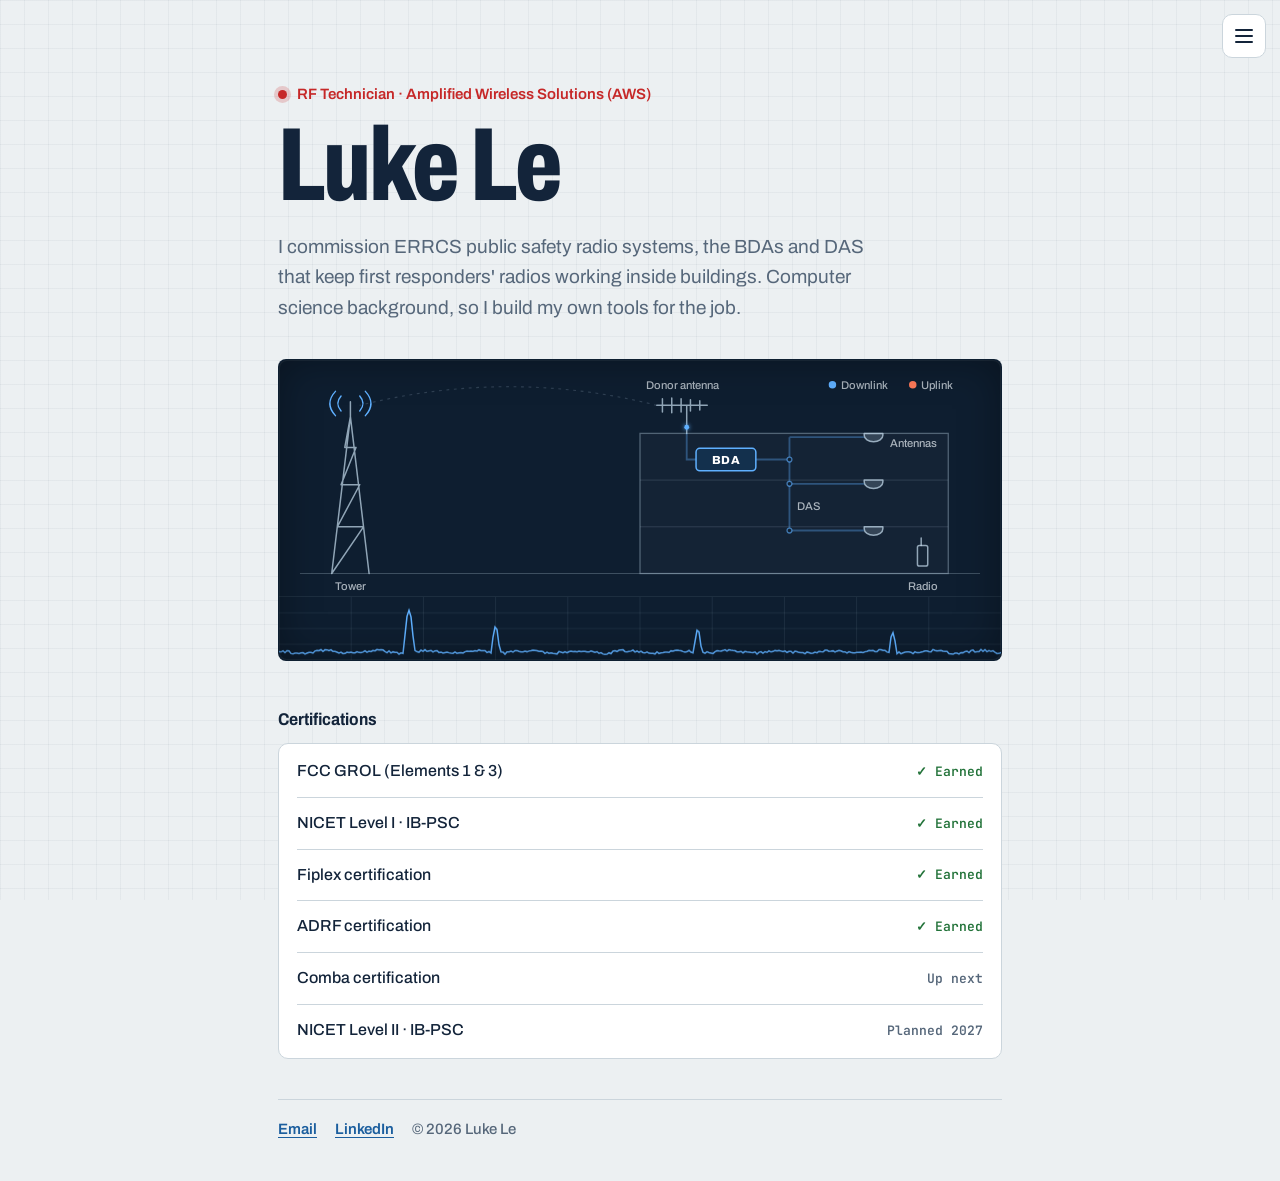
<file: index.html>
<!doctype html>
<html lang="en">
<head>
<meta charset="utf-8">
<meta name="viewport" content="width=device-width, initial-scale=1, viewport-fit=cover">
<title>Luke Le · RF Technician</title>
<meta name="description" content="Phuc (Luke) Le, RF technician commissioning public safety ERRCS / BDA systems.">
<link rel="preconnect" href="https://fonts.googleapis.com">
<link rel="preconnect" href="https://fonts.gstatic.com" crossorigin>
<link rel="stylesheet" href="https://fonts.googleapis.com/css2?family=Barlow+Condensed:wght@700&family=IBM+Plex+Sans:wght@400;600&family=IBM+Plex+Mono:wght@500&display=swap">
<style>
:root{
  --bg:#f3f5f6; --ink:#151b20; --muted:#5f6d77; --line:#d6dde1;
  --signal:#d0601a; --link:#1f6fb8; --ok:#2e7a33;
  --display:"Barlow Condensed","Arial Narrow",sans-serif;
  --body:"IBM Plex Sans",system-ui,-apple-system,"Segoe UI",sans-serif;
  --mono:"IBM Plex Mono",ui-monospace,Menlo,monospace;
}
@media (prefers-color-scheme: dark){:root{
  --bg:#0f1316; --ink:#e7ecef; --muted:#97a5ae; --line:#29333a;
  --signal:#f08a46; --link:#6fb1f0; --ok:#76c47a; color-scheme:dark}}
*{box-sizing:border-box}
body{margin:0;background:var(--bg);color:var(--ink);font-family:var(--body);font-size:16px;line-height:1.55}
a{color:var(--link)}
.wrap{max-width:760px;margin:0 auto;padding:56px max(18px,env(safe-area-inset-left,0px)) 40px}
.kicker{font:500 12px var(--mono);letter-spacing:.12em;text-transform:uppercase;color:var(--signal)}
h1{font:700 clamp(46px,9vw,72px)/0.95 var(--display);margin:8px 0 12px}
.lede{font-size:18px;color:var(--muted);margin:0;max-width:56ch}
.scope{margin:30px 0 44px;background:#0d1217;border-radius:10px;overflow:hidden}
.scope canvas{display:block;width:100%;height:120px}
h2{font:500 12px var(--mono);letter-spacing:.12em;text-transform:uppercase;color:var(--muted);margin:0 0 12px}
.block{margin-bottom:40px}
ul.certs{list-style:none;margin:0;padding:0;border-top:1px solid var(--line)}
ul.certs li{display:flex;justify-content:space-between;gap:12px;padding:10px 0;border-bottom:1px solid var(--line)}
ul.certs .s{font:500 13px var(--mono);color:var(--muted);white-space:nowrap}
ul.certs .s.earned{color:var(--ok)}
.tool{display:flex;justify-content:space-between;align-items:center;gap:16px;padding:14px 0;border-top:1px solid var(--line);border-bottom:1px solid var(--line);text-decoration:none;color:var(--ink)}
.tool b{display:block}
.tool span{color:var(--muted);font-size:15px}
.tool .go{font-size:22px;color:var(--signal)}
.tool:hover b{color:var(--link)}
.top{position:fixed;top:14px;right:max(14px,env(safe-area-inset-right,0px));z-index:10}
.burger{width:44px;height:44px;border:1px solid var(--line);border-radius:10px;background:var(--bg);color:var(--ink);cursor:pointer;display:grid;place-items:center}
.burger i,.burger i::before,.burger i::after{display:block;width:18px;height:2px;background:currentColor;border-radius:2px;position:relative;transition:transform .2s,background .2s}
.burger i::before,.burger i::after{content:"";position:absolute;left:0}
.burger i::before{top:-6px}.burger i::after{top:6px}
.burger[aria-expanded="true"] i{background:transparent}
.burger[aria-expanded="true"] i::before{transform:translateY(6px) rotate(45deg)}
.burger[aria-expanded="true"] i::after{transform:translateY(-6px) rotate(-45deg)}
.menu{position:absolute;right:0;top:52px;width:min(300px,calc(100vw - 28px));background:var(--bg);border:1px solid var(--line);border-radius:12px;padding:8px;box-shadow:0 10px 30px rgba(0,0,0,.15);display:none}
.menu.open{display:block}
.menu .lbl{font:500 11px var(--mono);letter-spacing:.12em;text-transform:uppercase;color:var(--muted);padding:8px 10px 4px}
.menu a{display:block;padding:10px;border-radius:8px;text-decoration:none;color:var(--ink)}
.menu a:hover{background:color-mix(in srgb,var(--line) 50%,transparent)}
.menu a small{display:block;color:var(--muted);font-size:13px}
@media (prefers-reduced-motion:reduce){.burger i,.burger i::before,.burger i::after{transition:none}}
footer{color:var(--muted);font-size:15px;display:flex;gap:18px;flex-wrap:wrap}
:focus-visible{outline:2px solid var(--link);outline-offset:2px}
</style>
<style id="look-refresh">
@import url('https://fonts.googleapis.com/css2?family=Archivo:wdth,wght@62..125,400..800&family=JetBrains+Mono:wght@500;600;700&display=swap');
/* ===== Look refresh: riser-drawing blueprint, fire-red callouts. Styling only, no content changes. ===== */
:root{
  --bg:#ECF0F2; --card:#FFFFFF; --paper:#FFFFFF; --ink:#13243A; --muted:#56677A; --line:#CBD5DC; --soft:#F3F6F8; --fixed-bg:#F1F4F6;
  --accent:#C62828; --signal:#C62828; --link:#1B5E9E; --calc:#1B5E9E; --ans:#1B5E9E; --calc-bg:#E8F0F9; --ans-bg:#E8F0F9;
  --in-bg:#FFF6D6; --in-line:#D4A000; --hook-bg:#EEF2F6;
  --ok:#23733A; --ok-bg:#E5F3E8; --bad:#B42318; --bad-bg:#FBEAE8; --warn:#8A5A00; --warn-bg:#FDF2D8;
  --gain:#23733A; --gain-bg:#EAF5EC; --loss:#B42318; --loss-bg:#FBEDEB;
  --grid:rgba(19,36,58,.045); --panel:#0E1E30;
  --sans:"Archivo",system-ui,-apple-system,"Segoe UI",sans-serif; --body:var(--sans); --display:var(--sans); --font-ui:var(--sans);
  --mono:"JetBrains Mono",ui-monospace,Menlo,monospace; --font-num:var(--mono);
}
@media (prefers-color-scheme: dark){:root:not([data-theme="light"]){
  --bg:#0D1823; --card:#132131; --paper:#132131; --ink:#E4EBF1; --muted:#93A4B4; --line:#24364A; --soft:#182A3C; --fixed-bg:#192B3D;
  --accent:#F0614F; --signal:#F0614F; --link:#79B4F2; --calc:#79B4F2; --ans:#79B4F2; --calc-bg:#16293F; --ans-bg:#16293F;
  --in-bg:#2A2410; --in-line:#CDA22B; --hook-bg:#172839;
  --ok:#76C98A; --ok-bg:#15291C; --bad:#F28B7F; --bad-bg:#33191A; --warn:#E6C26B; --warn-bg:#2E2510;
  --gain:#76C98A; --gain-bg:#16291C; --loss:#F28B7F; --loss-bg:#301B1B;
  --grid:rgba(140,180,220,.05); color-scheme:dark}}
:root[data-theme="dark"]{
  --bg:#0D1823; --card:#132131; --paper:#132131; --ink:#E4EBF1; --muted:#93A4B4; --line:#24364A; --soft:#182A3C; --fixed-bg:#192B3D;
  --accent:#F0614F; --signal:#F0614F; --link:#79B4F2; --calc:#79B4F2; --ans:#79B4F2; --calc-bg:#16293F; --ans-bg:#16293F;
  --in-bg:#2A2410; --in-line:#CDA22B; --hook-bg:#172839;
  --ok:#76C98A; --ok-bg:#15291C; --bad:#F28B7F; --bad-bg:#33191A; --warn:#E6C26B; --warn-bg:#2E2510;
  --gain:#76C98A; --gain-bg:#16291C; --loss:#F28B7F; --loss-bg:#301B1B; --grid:rgba(140,180,220,.05); color-scheme:dark}
body{background-color:var(--bg);
  background-image:linear-gradient(var(--grid) 1px,transparent 1px),linear-gradient(90deg,var(--grid) 1px,transparent 1px);
  background-size:24px 24px;background-attachment:fixed;-webkit-font-smoothing:antialiased;text-rendering:optimizeLegibility}
input,select,button{font-family:var(--sans)}
a{text-underline-offset:3px}
.burger{background:var(--card)}
.menu{border-radius:10px;box-shadow:0 18px 40px -12px rgba(13,24,35,.35)}
.menu .lbl{font:700 12px/1.3 var(--sans);letter-spacing:.01em;text-transform:none;color:var(--accent)}
.menu a{font-weight:600}
.menu a small{font-weight:400}
.menu a[aria-current="page"]{background:var(--soft);box-shadow:inset 3px 0 0 var(--accent)}
@media print{body{background-image:none}}

.wrap{padding-top:84px}
.kicker{font:600 15px/1.35 var(--sans);letter-spacing:0;text-transform:none;color:var(--signal);display:flex;align-items:center;gap:10px}
.kicker::before{content:"";flex:none;width:9px;height:9px;border-radius:50%;background:var(--signal);box-shadow:0 0 0 4px color-mix(in srgb,var(--signal) 20%,transparent)}
h1{font-family:var(--display);font-weight:800;font-stretch:70%;font-size:clamp(56px,12vw,104px);line-height:.88;letter-spacing:-.02em;margin:16px 0 20px;color:var(--ink)}
.lede{font-size:19px;line-height:1.6;color:var(--muted);max-width:54ch}
.scope{margin:36px 0 48px;background:var(--panel);border-radius:8px;border:1px solid color-mix(in srgb,var(--ink) 20%,transparent);position:relative}
.scope::after{content:"";position:absolute;inset:0;border-radius:8px;box-shadow:inset 0 0 0 1px rgba(255,255,255,.05),inset 0 0 40px rgba(0,0,0,.35);pointer-events:none}
.scope canvas{height:140px}
h2{font:700 17px/1.3 var(--sans);font-stretch:90%;letter-spacing:0;text-transform:none;color:var(--ink);margin:0 0 12px}
ul.certs{background:var(--card);border:1px solid var(--line);border-radius:10px;padding:2px 18px}
ul.certs li{padding:13px 0;font-weight:500}
ul.certs li:last-child{border-bottom:0}
ul.certs .s{font:600 13px var(--mono);color:var(--muted);align-self:center}
ul.certs .s.earned{color:var(--ok)}
footer{border-top:1px solid var(--line);padding-top:18px;font-weight:500}
footer a{font-weight:600}

.scope .chain{display:block;width:100%;height:auto;padding:8px 6px 0}
.scope .chain .hw{fill:none;stroke:rgba(200,222,240,.7);stroke-width:1.6;stroke-linejoin:round;stroke-linecap:round}
.scope .chain path.hw[d*="a10"]{fill:rgba(200,222,240,.18)}
.scope .chain .ground{stroke:rgba(200,222,240,.25);stroke-width:1.2}
.scope .chain .bldg{fill:rgba(255,255,255,.025);stroke:rgba(200,222,240,.35);stroke-width:1.4}
.scope .chain .floor{stroke:rgba(200,222,240,.16);stroke-width:1}
.scope .chain .cable{fill:none;stroke:rgba(95,176,255,.35);stroke-width:2}
.scope .chain .node{fill:#0E1E30;stroke:rgba(95,176,255,.6);stroke-width:1.4}
.scope .chain .air{fill:none;stroke:rgba(200,222,240,.18);stroke-width:1.2;stroke-dasharray:3 5}
.scope .chain .arcs{fill:none;stroke:#5fb0ff;stroke-width:1.5;stroke-linecap:round;animation:arcs 2s ease-in-out infinite}
.scope .chain .bda{fill:#13304d;stroke:#5fb0ff;stroke-width:1.6;animation:bda 2s ease-in-out infinite}
.scope .chain .lbl text{font:500 12px var(--sans);fill:rgba(228,235,241,.72)}
.scope .chain .lbl text.b{font-weight:800;font-size:12.5px;fill:#fff;letter-spacing:.04em}
@keyframes arcs{0%,100%{opacity:.25}50%{opacity:1}}
@keyframes bda{0%,100%{filter:none}50%{filter:drop-shadow(0 0 6px rgba(95,176,255,.7))}}
.scope canvas{height:64px;border-top:1px solid rgba(200,222,240,.08)}
@media (max-width:560px){.scope .chain{padding:4px 0 0}.scope .chain .lbl text{font-size:22px}.scope .chain .lbl text.b{font-size:17px}
  .scope .chain .lbl circle{r:7px}
  .scope .chain .lg1{transform:translate(-436px,218px)}.scope .chain .lg2{transform:translate(-372px,218px)}
  .scope .chain .lbl text[x="648"]{display:none}.scope canvas{height:44px}}
@media (prefers-reduced-motion:reduce){.scope .chain .arcs,.scope .chain .bda{animation:none}}
</style>
</head>
<body>
<div class="top">
  <button class="burger" id="burger" aria-label="Menu" aria-expanded="false" aria-controls="menu"><i></i></button>
  <nav class="menu" id="menu">
    <div class="lbl">BDA Setting Gain</div>
    <a href="700/">700 MHz<small>Step by step: Anritsu hookups, readings, math</small></a>
    <a href="800/">800 MHz<small>Step by step: Anritsu hookups, readings, math</small></a>
    <a href="uhf/">UHF<small>Step by step: Anritsu hookups, readings, math</small></a>
    <a href="vhf/">VHF<small>Step by step: Anritsu hookups, readings, math</small></a>
    <a href="700-800/">700/800 together<small>Dual-band BDA: both bands side by side</small></a>
    <a href="uhf-vhf/">UHF/VHF together<small>Dual-band BDA: both bands side by side</small></a>
    <div class="lbl">Practice and tools</div>
    <a href="anritsu/">Anritsu step by step<small>Sweep, donor, isolation, antenna check</small></a>
    <a href="practice/">Practice sites<small>A random site to work, 20 in all</small></a>
    <a href="calc/">Link Budget Calculator<small>Just the math, with practice scenarios</small></a>
    <a href="bda/">Full worksheet (older)<small>Everything on one page, plus simplex</small></a>
    <!-- add more tools here: <a href="folder/">Name<small>short description</small></a> -->
  </nav>
</div>
<div class="wrap">
  <div class="kicker">RF Technician · Amplified Wireless Solutions (AWS)</div>
  <h1>Luke Le</h1>
  <p class="lede">I commission ERRCS public safety radio systems, the BDAs and DAS that keep first responders' radios working inside buildings. Computer science background, so I build my own tools for the job.</p>

  <div class="scope"><svg class="chain" viewBox="0 0 760 244" role="img" aria-label="How a BDA works: the tower's signal is picked up by the donor antenna on the roof, boosted by the BDA, carried through the DAS to antennas on every floor, and heard by the radio inside. The radio's uplink goes back the same way to the tower.">
<defs><filter id="glow" x="-100%" y="-100%" width="300%" height="300%"><feGaussianBlur stdDeviation="2.2" result="b"/><feMerge><feMergeNode in="b"/><feMergeNode in="SourceGraphic"/></feMerge></filter><path id="pAir" d="M80,40 Q240,0 398,40"/><path id="pDon" d="M430,42 L430,98 L440,98"/><path id="pT" d="M504,98 L540,98 L540,74 L620,74"/><path id="pM" d="M504,98 L540,98 L540,124 L620,124"/><path id="pB" d="M504,98 L540,98 L540,174 L620,174"/><path id="pRad" d="M632,184 Q660,180 681,186"/><path id="rRad" d="M681,186 Q660,180 632,184"/><path id="rB" d="M620,174 L540,174 L540,98 L504,98"/><path id="rDon" d="M440,98 L430,98 L430,42"/><path id="rAir" d="M398,40 Q240,0 80,40"/></defs>
<g class="lines">
<line x1="16" y1="220" x2="744" y2="220" class="ground"/>
<path d="M50,220 L70,52 L90,220 M56,170 L84,170 M60,125 L80,125 M64,85 L76,85 M50,220 L84,170 L56,170 L80,125 L60,125 L76,85 L64,85 L70,52 M70,52 L70,36" class="hw"/>
<path d="M80,30 q7,8 0,16 M86,25 q12,13 0,26 M60,30 q-7,8 0,16 M54,25 q-12,13 0,26" class="arcs"/>
<rect x="380" y="70" width="330" height="150" class="bldg"/>
<line x1="380" y1="120" x2="710" y2="120" class="floor"/><line x1="380" y1="170" x2="710" y2="170" class="floor"/>
<path d="M398,40 H452 M404,33 V47 M414,32 V48 M424,33 V47 M434,34 V46 M444,35 V45 M430,40 V70" class="hw"/>
<path d="M430,70 V98 H440" class="cable"/>
<path d="M504,98 H540 M540,74 V174 M540,74 H620 M540,124 H620 M540,174 H620" class="cable"/>
<circle cx="540" cy="98" r="2.6" class="node"/><circle cx="540" cy="124" r="2.6" class="node"/><circle cx="540" cy="174" r="2.6" class="node"/>
<path d="M620,70 h20 v2 a10,7 0 0 1 -20,0 z" class="hw"/><path d="M620,120 h20 v2 a10,7 0 0 1 -20,0 z" class="hw"/><path d="M620,170 h20 v2 a10,7 0 0 1 -20,0 z" class="hw"/>
<rect x="440" y="86" width="64" height="24" rx="4" class="bda"/>
<rect x="677" y="190" width="11" height="22" rx="2" class="hw"/><path d="M681,190 V182" class="hw"/>
</g>
<path d="M398,40 Q240,0 80,40" class="air"/>
<circle r="2.6" fill="#5fb0ff" opacity="0" filter="url(#glow)"><animateMotion dur="4s" begin="0s" repeatCount="indefinite" calcMode="linear" keyPoints="0;1;1" keyTimes="0;0.28;1"><mpath href="#pAir"/></animateMotion><animate attributeName="opacity" dur="4s" begin="0s" repeatCount="indefinite" calcMode="discrete" values="1;0" keyTimes="0;0.28"/></circle><circle r="2.6" fill="#5fb0ff" opacity="0" filter="url(#glow)"><animateMotion dur="4s" begin="0s" repeatCount="indefinite" calcMode="linear" keyPoints="0;0;1;1" keyTimes="0;0.28;0.38;1"><mpath href="#pDon"/></animateMotion><animate attributeName="opacity" dur="4s" begin="0s" repeatCount="indefinite" calcMode="discrete" values="0;1;0" keyTimes="0;0.28;0.38"/></circle><circle r="4.4" fill="#5fb0ff" opacity="0" filter="url(#glow)"><animateMotion dur="4s" begin="0s" repeatCount="indefinite" calcMode="linear" keyPoints="0;0;1;1" keyTimes="0;0.38;0.62;1"><mpath href="#pT"/></animateMotion><animate attributeName="opacity" dur="4s" begin="0s" repeatCount="indefinite" calcMode="discrete" values="0;1;0" keyTimes="0;0.38;0.62"/></circle><circle r="4.4" fill="#5fb0ff" opacity="0" filter="url(#glow)"><animateMotion dur="4s" begin="0s" repeatCount="indefinite" calcMode="linear" keyPoints="0;0;1;1" keyTimes="0;0.38;0.62;1"><mpath href="#pM"/></animateMotion><animate attributeName="opacity" dur="4s" begin="0s" repeatCount="indefinite" calcMode="discrete" values="0;1;0" keyTimes="0;0.38;0.62"/></circle><circle r="4.4" fill="#5fb0ff" opacity="0" filter="url(#glow)"><animateMotion dur="4s" begin="0s" repeatCount="indefinite" calcMode="linear" keyPoints="0;0;1;1" keyTimes="0;0.38;0.62;1"><mpath href="#pB"/></animateMotion><animate attributeName="opacity" dur="4s" begin="0s" repeatCount="indefinite" calcMode="discrete" values="0;1;0" keyTimes="0;0.38;0.62"/></circle><circle r="4.4" fill="#5fb0ff" opacity="0" filter="url(#glow)"><animateMotion dur="4s" begin="0s" repeatCount="indefinite" calcMode="linear" keyPoints="0;0;1;1" keyTimes="0;0.62;0.74;1"><mpath href="#pRad"/></animateMotion><animate attributeName="opacity" dur="4s" begin="0s" repeatCount="indefinite" calcMode="discrete" values="0;1;0" keyTimes="0;0.62;0.74"/></circle><circle r="2.6" fill="#ff7a59" opacity="0" filter="url(#glow)"><animateMotion dur="4s" begin="2s" repeatCount="indefinite" calcMode="linear" keyPoints="0;1;1" keyTimes="0;0.12;1"><mpath href="#rRad"/></animateMotion><animate attributeName="opacity" dur="4s" begin="2s" repeatCount="indefinite" calcMode="discrete" values="1;0" keyTimes="0;0.12"/></circle><circle r="2.6" fill="#ff7a59" opacity="0" filter="url(#glow)"><animateMotion dur="4s" begin="2s" repeatCount="indefinite" calcMode="linear" keyPoints="0;0;1;1" keyTimes="0;0.12;0.36;1"><mpath href="#rB"/></animateMotion><animate attributeName="opacity" dur="4s" begin="2s" repeatCount="indefinite" calcMode="discrete" values="0;1;0" keyTimes="0;0.12;0.36"/></circle><circle r="4.4" fill="#ff7a59" opacity="0" filter="url(#glow)"><animateMotion dur="4s" begin="2s" repeatCount="indefinite" calcMode="linear" keyPoints="0;0;1;1" keyTimes="0;0.36;0.46;1"><mpath href="#rDon"/></animateMotion><animate attributeName="opacity" dur="4s" begin="2s" repeatCount="indefinite" calcMode="discrete" values="0;1;0" keyTimes="0;0.36;0.46"/></circle><circle r="4.4" fill="#ff7a59" opacity="0" filter="url(#glow)"><animateMotion dur="4s" begin="2s" repeatCount="indefinite" calcMode="linear" keyPoints="0;0;1;1" keyTimes="0;0.46;0.74;1"><mpath href="#rAir"/></animateMotion><animate attributeName="opacity" dur="4s" begin="2s" repeatCount="indefinite" calcMode="discrete" values="0;1;0" keyTimes="0;0.46;0.74"/></circle>
<g class="lbl">
<text x="70" y="238" text-anchor="middle">Tower</text>
<text x="425" y="22" text-anchor="middle">Donor antenna</text>
<text x="472" y="102.5" text-anchor="middle" class="b">BDA</text>
<text x="548" y="152">DAS</text>
<text x="648" y="85">Antennas</text>
<text x="683" y="238" text-anchor="middle">Radio</text>
<g class="lg1"><circle cx="586" cy="18" r="4" fill="#5fb0ff"/><text x="595" y="22">Downlink</text></g>
<g class="lg2"><circle cx="672" cy="18" r="4" fill="#ff7a59"/><text x="681" y="22">Uplink</text></g>
</g></svg><canvas id="scope" aria-hidden="true"></canvas></div>

  <div class="block">
    <h2>Certifications</h2>
    <ul class="certs" id="certlist"></ul>
  </div>


  <!-- EDIT: put your real email / LinkedIn here -->
  <footer>
    <a href="#contact" id="em" data-a="moc.liamg" data-b="60ekul.el">Email</a>
    <a href="https://www.linkedin.com/in/phuc-le-6145aa375/" target="_blank" rel="noopener">LinkedIn</a>
    <span>© <span id="yr"></span> Luke Le</span>
  </footer>
</div>

<script>
/* ===== EDIT YOUR CERTIFICATIONS HERE =====
   status: "earned", or any short text like "In progress" or "Planned 2028"  */
const CERTS = [
  {name:"FCC GROL (Elements 1 & 3)", status:"earned"},
  {name:"NICET Level I · IB-PSC",     status:"earned"},
  {name:"Fiplex certification",       status:"earned"},
  {name:"ADRF certification",         status:"earned"},
  {name:"Comba certification",        status:"Up next"},
  {name:"NICET Level II · IB-PSC",    status:"Planned 2027"},
];
document.getElementById('certlist').innerHTML=CERTS.map(c=>{
  const e=c.status==='earned';
  return `<li><span>${c.name}</span><span class="s${e?' earned':''}">${e?'✓ Earned':c.status}</span></li>`}).join('');
const bg=document.getElementById('burger'),mn=document.getElementById('menu');
function setMenu(o){mn.classList.toggle('open',o);bg.setAttribute('aria-expanded',o)}
bg.onclick=e=>{e.stopPropagation();setMenu(!mn.classList.contains('open'))};
document.addEventListener('click',e=>{if(!mn.contains(e.target))setMenu(false)});
document.addEventListener('keydown',e=>{if(e.key==='Escape')setMenu(false)});
document.getElementById('yr').textContent=new Date().getFullYear();
/* email is stored backwards and only put together when someone clicks, so scrapers can't read it */
(function(){const e=document.getElementById('em');if(!e)return;const r=x=>x.split('').reverse().join('');
e.addEventListener('click',ev=>{ev.preventDefault();location.href='mai'+'lto:'+r(e.dataset.b)+'@'+r(e.dataset.a)});})();

/* signal path: freeze the moving dots for people who turn off animation */
(function(){const s=document.querySelector('.scope .chain');if(s&&matchMedia('(prefers-reduced-motion: reduce)').matches){s.pauseAnimations();s.setCurrentTime(1.9)}})();
/* spectrum trace */
(function(){
  const cv=document.getElementById('scope'),ctx=cv.getContext('2d');
  const reduce=matchMedia('(prefers-reduced-motion: reduce)').matches;
  const chans=[[.18,-58],[.30,-74],[.44,-66],[.58,-77],[.72,-71],[.85,-80]];
  let t=0;
  function size(){const r=cv.getBoundingClientRect();cv.width=r.width*devicePixelRatio;cv.height=r.height*devicePixelRatio}
  function draw(){
    const W=cv.width,H=cv.height,d=devicePixelRatio;ctx.clearRect(0,0,W,H);
    ctx.strokeStyle='rgba(120,150,170,.15)';ctx.lineWidth=1;
    for(let i=1;i<10;i++){const x=W*i/10;ctx.beginPath();ctx.moveTo(x,0);ctx.lineTo(x,H);ctx.stroke()}
    for(let i=1;i<4;i++){const y=H*i/4;ctx.beginPath();ctx.moveTo(0,y);ctx.lineTo(W,y);ctx.stroke()}
    const y=v=>H*((-45-v)/62);
    ctx.beginPath();ctx.lineWidth=1.5*d;ctx.strokeStyle='#5fb0ff';
    for(let x=0;x<=W;x+=2*d){
      const f=x/W;let v=-99+Math.sin(f*90+t*.7)*1.2+(Math.random()-.5)*2.4;
      for(const [c,p] of chans){if(c===.18||Math.sin(t*.9+c*20)>.55)v=Math.max(v,p-Math.pow((f-c)*900,2))}
      x?ctx.lineTo(x,y(v)):ctx.moveTo(x,y(v));
    }
    ctx.stroke();
    t+=.05;if(!reduce)requestAnimationFrame(draw);
  }
  size();addEventListener('resize',()=>{size();if(reduce)draw()});draw();
})();
</script>
</body>
</html>
</file>
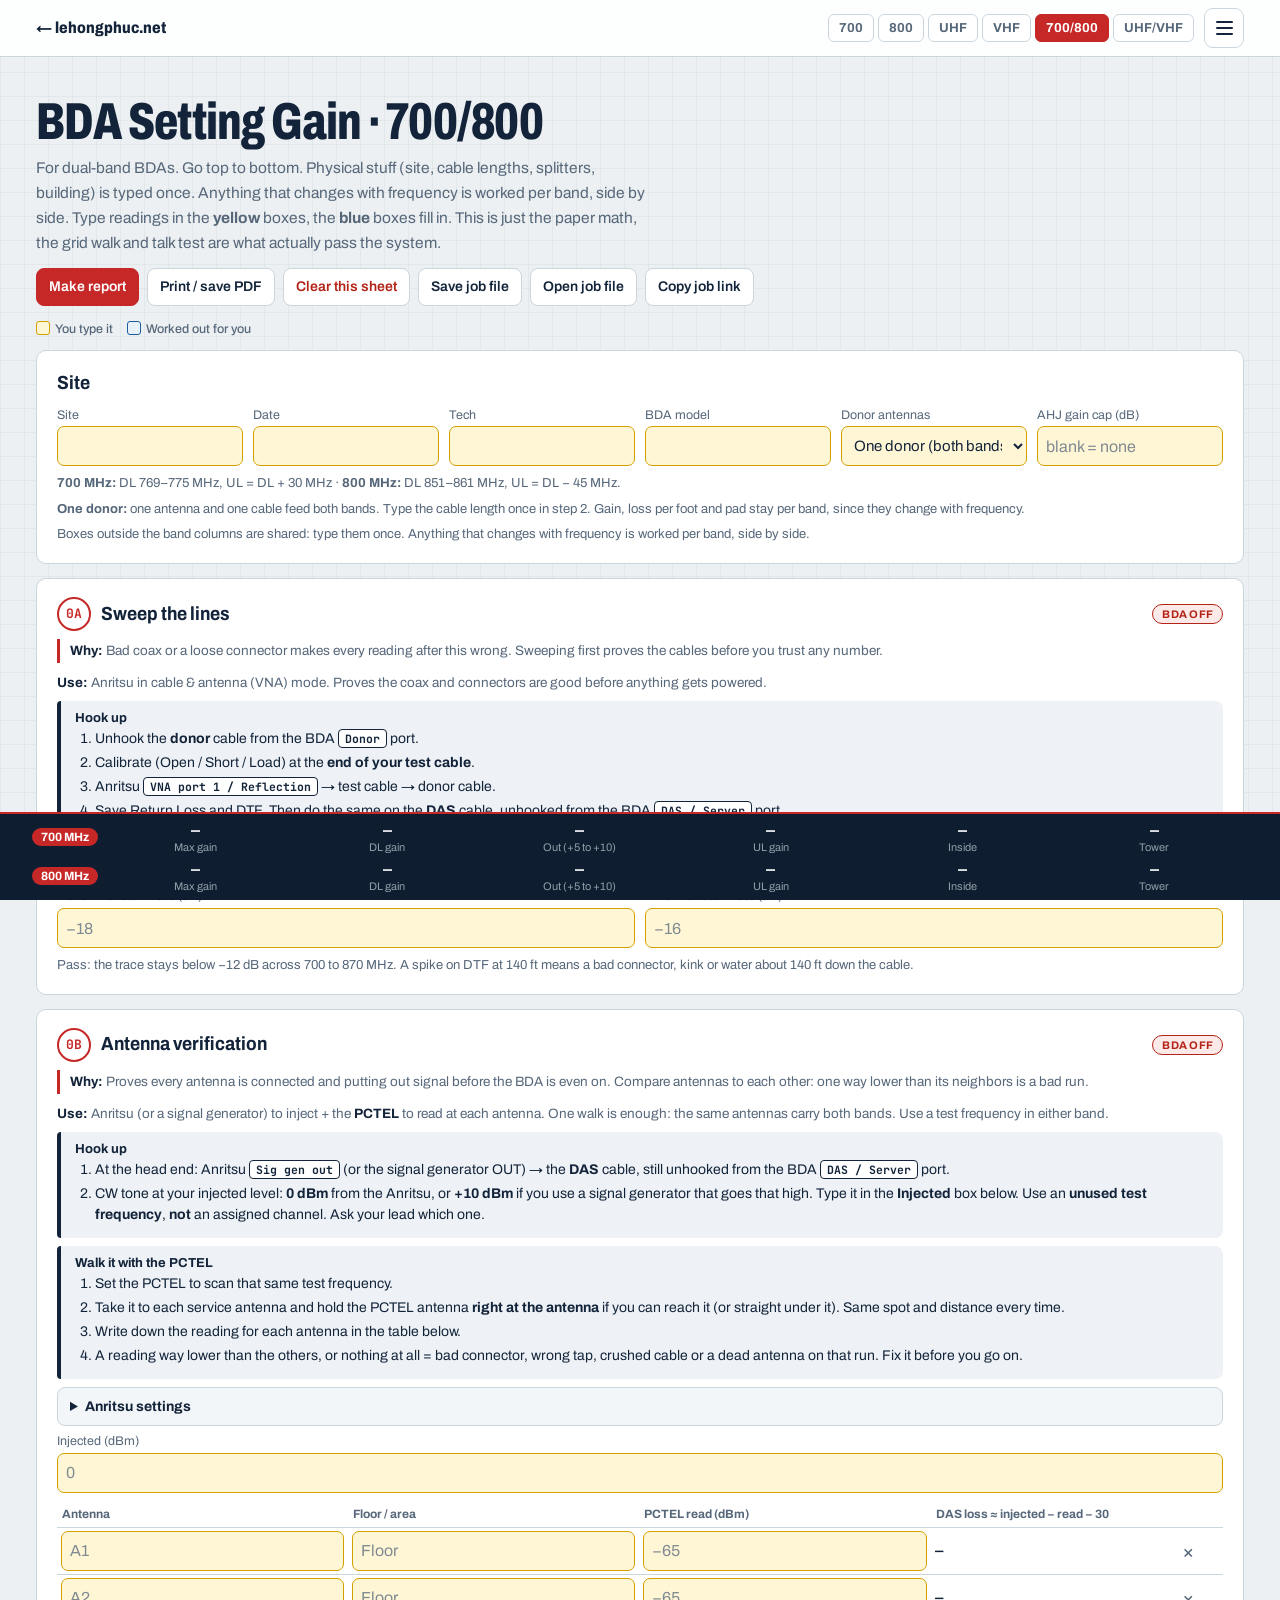
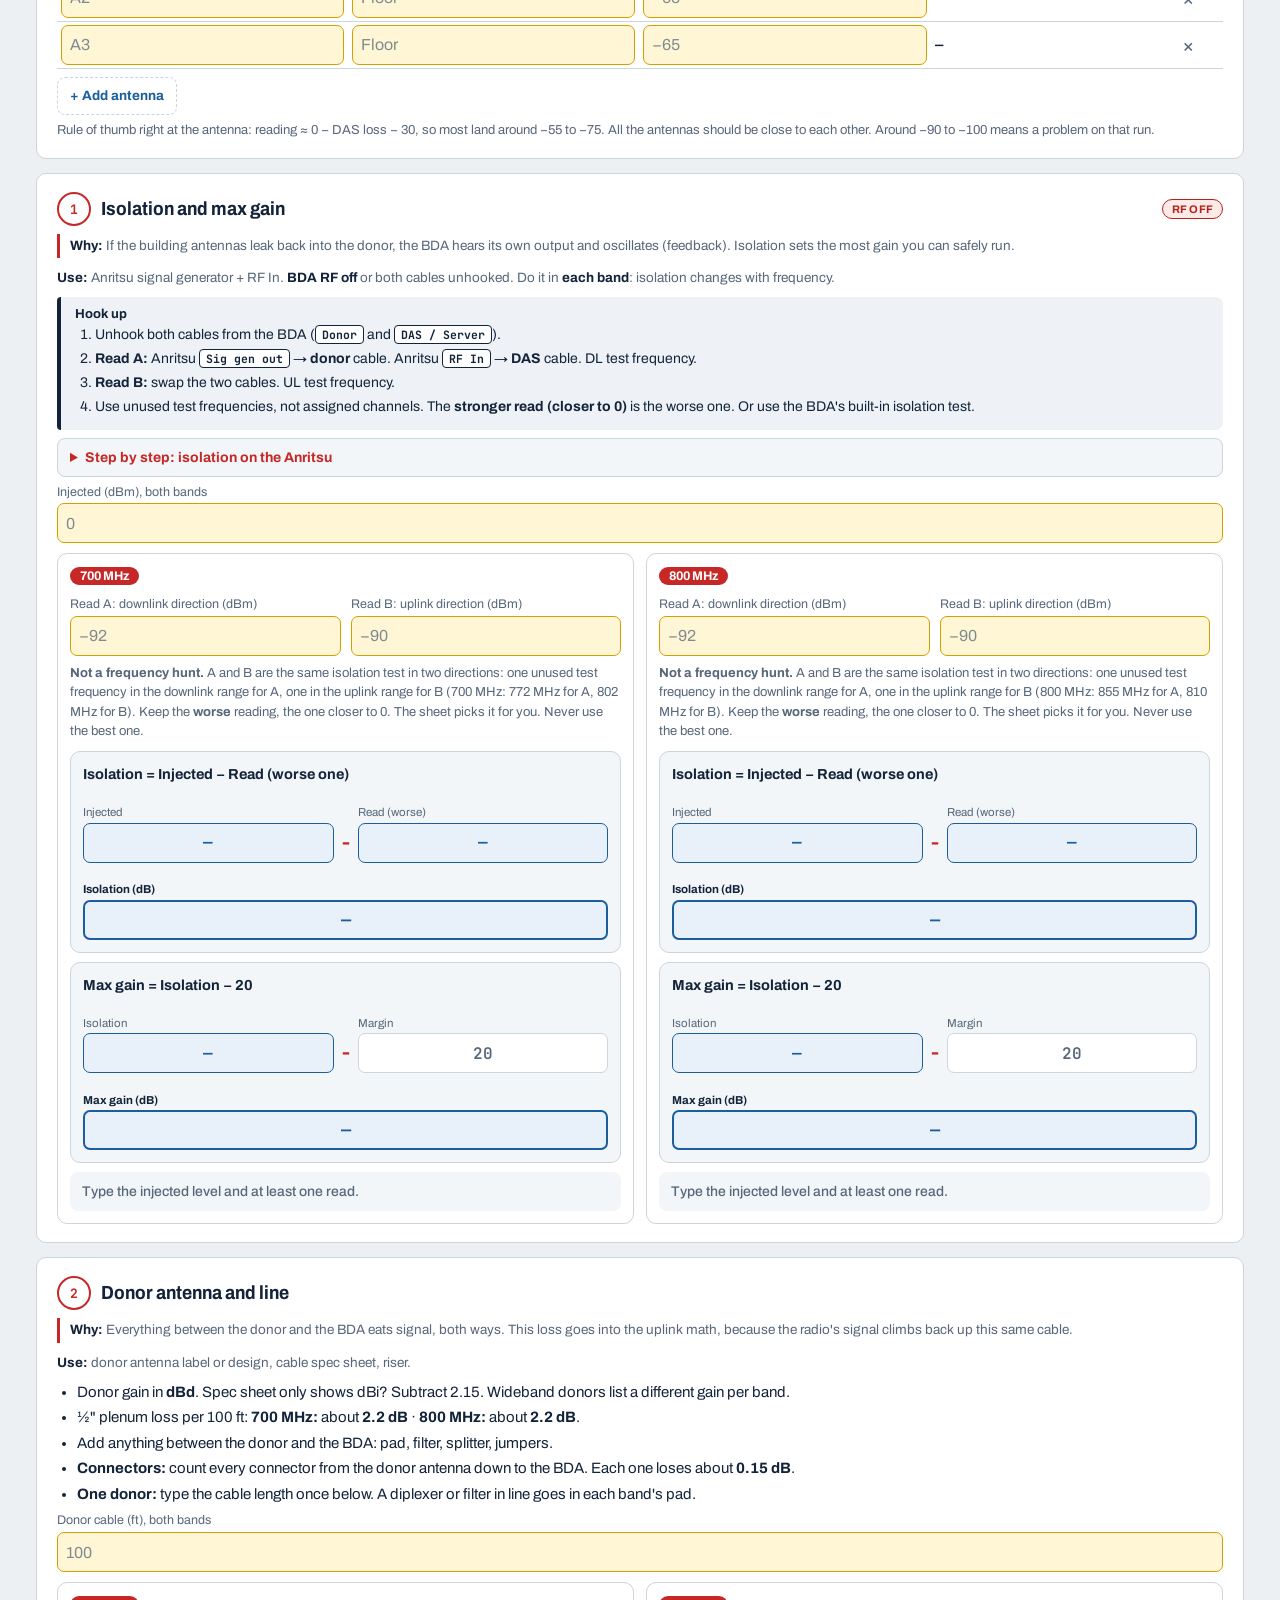
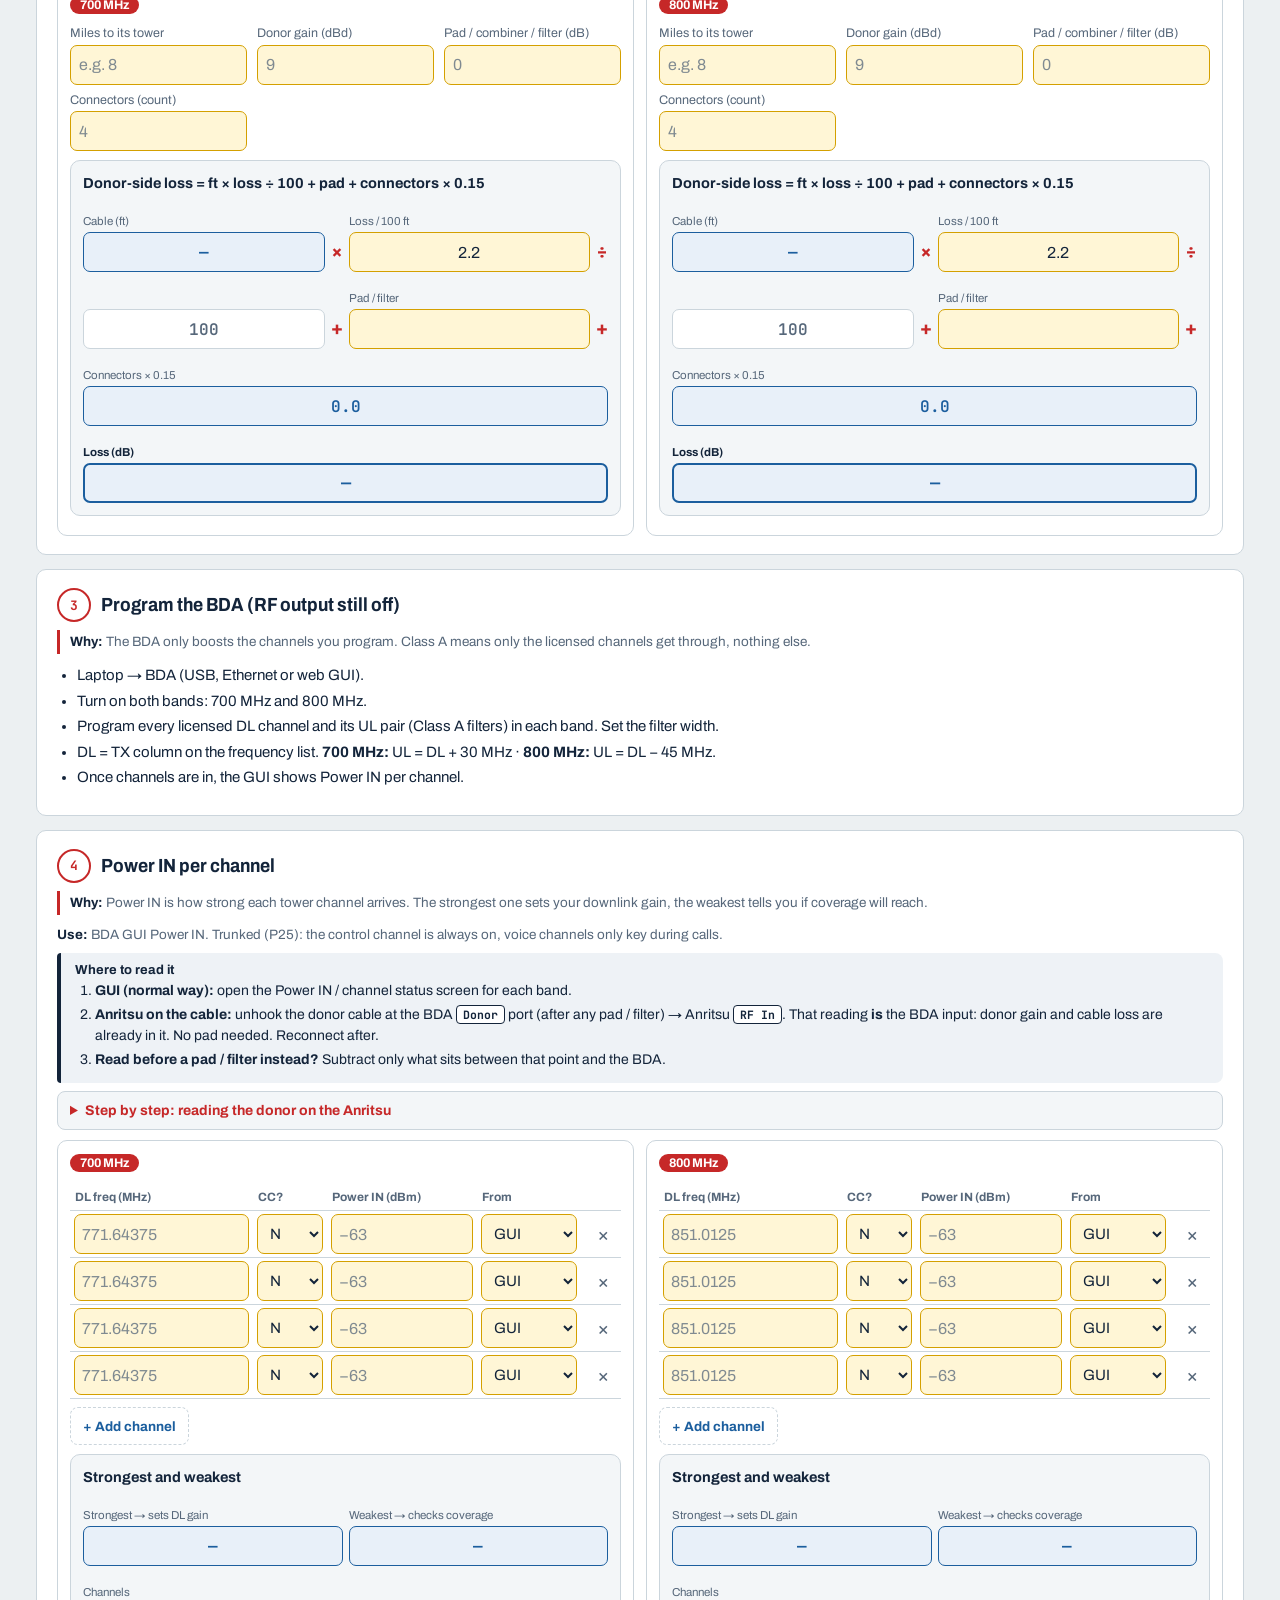
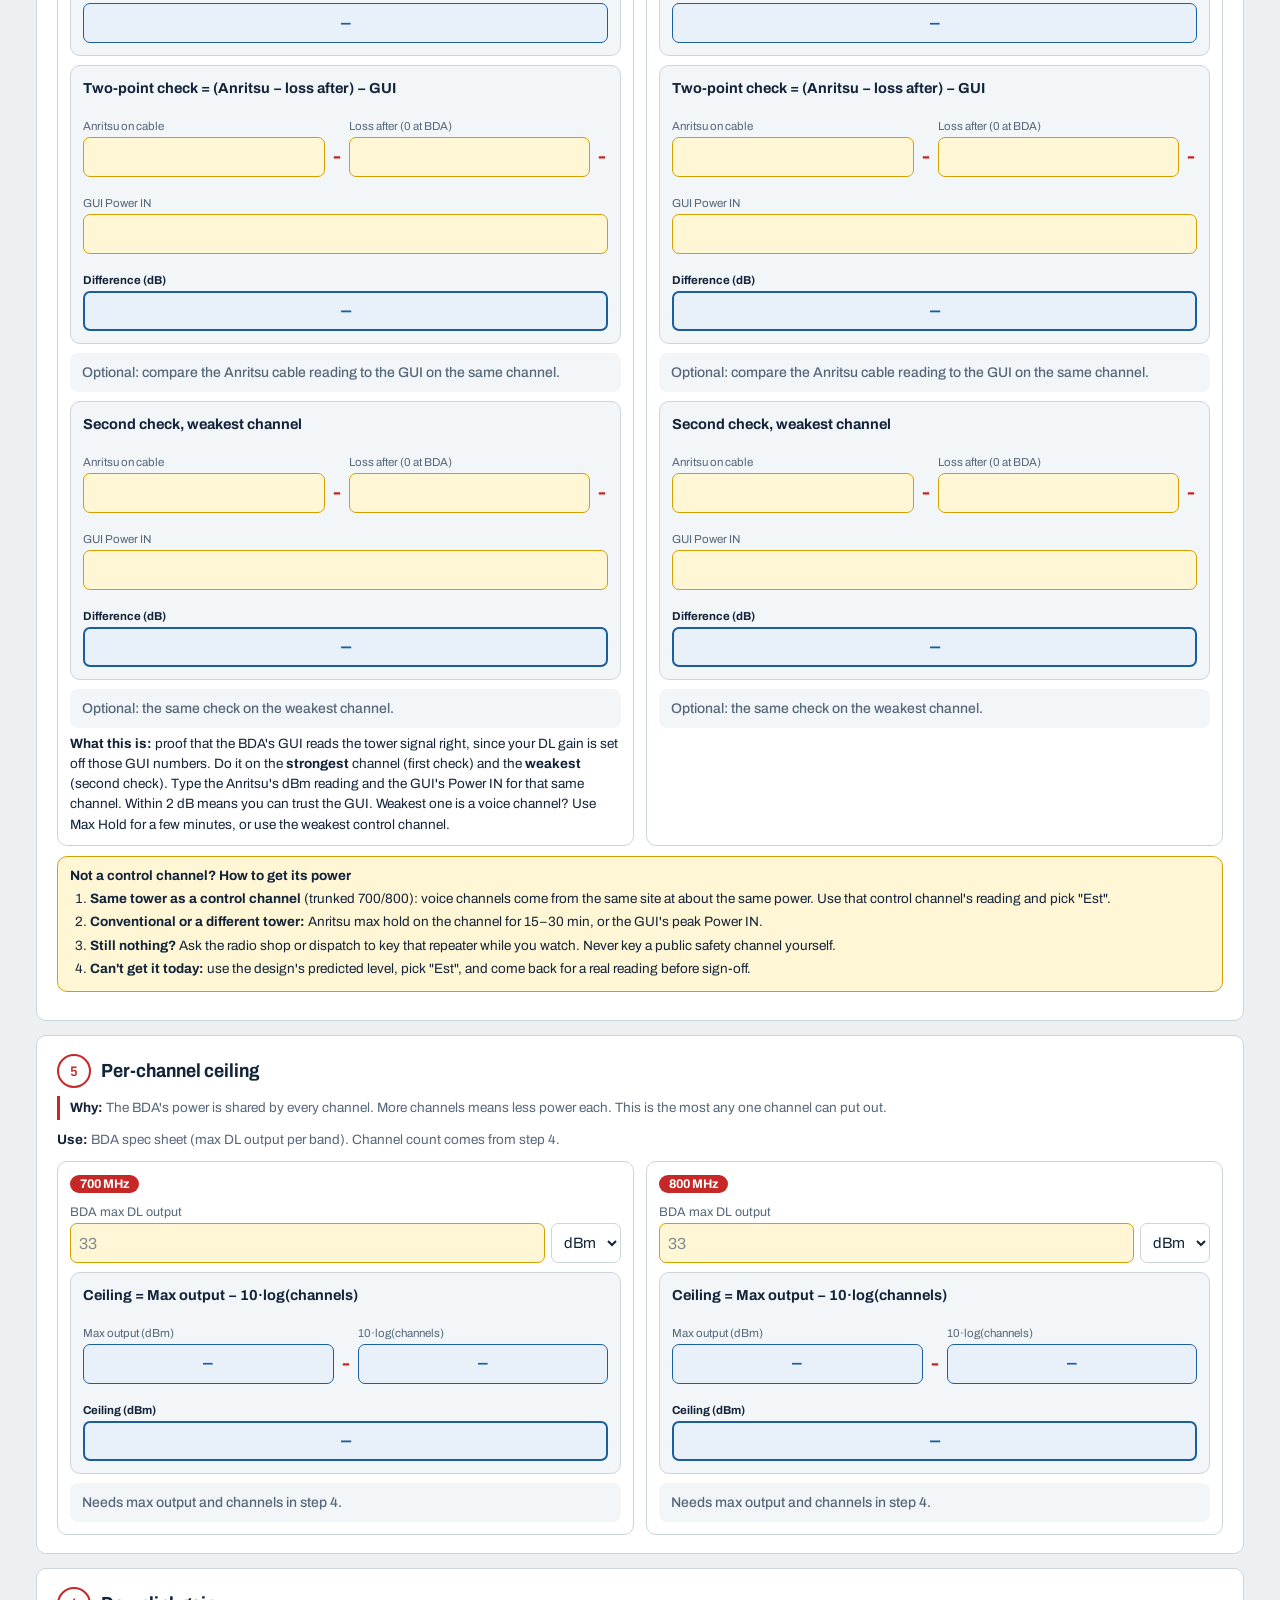
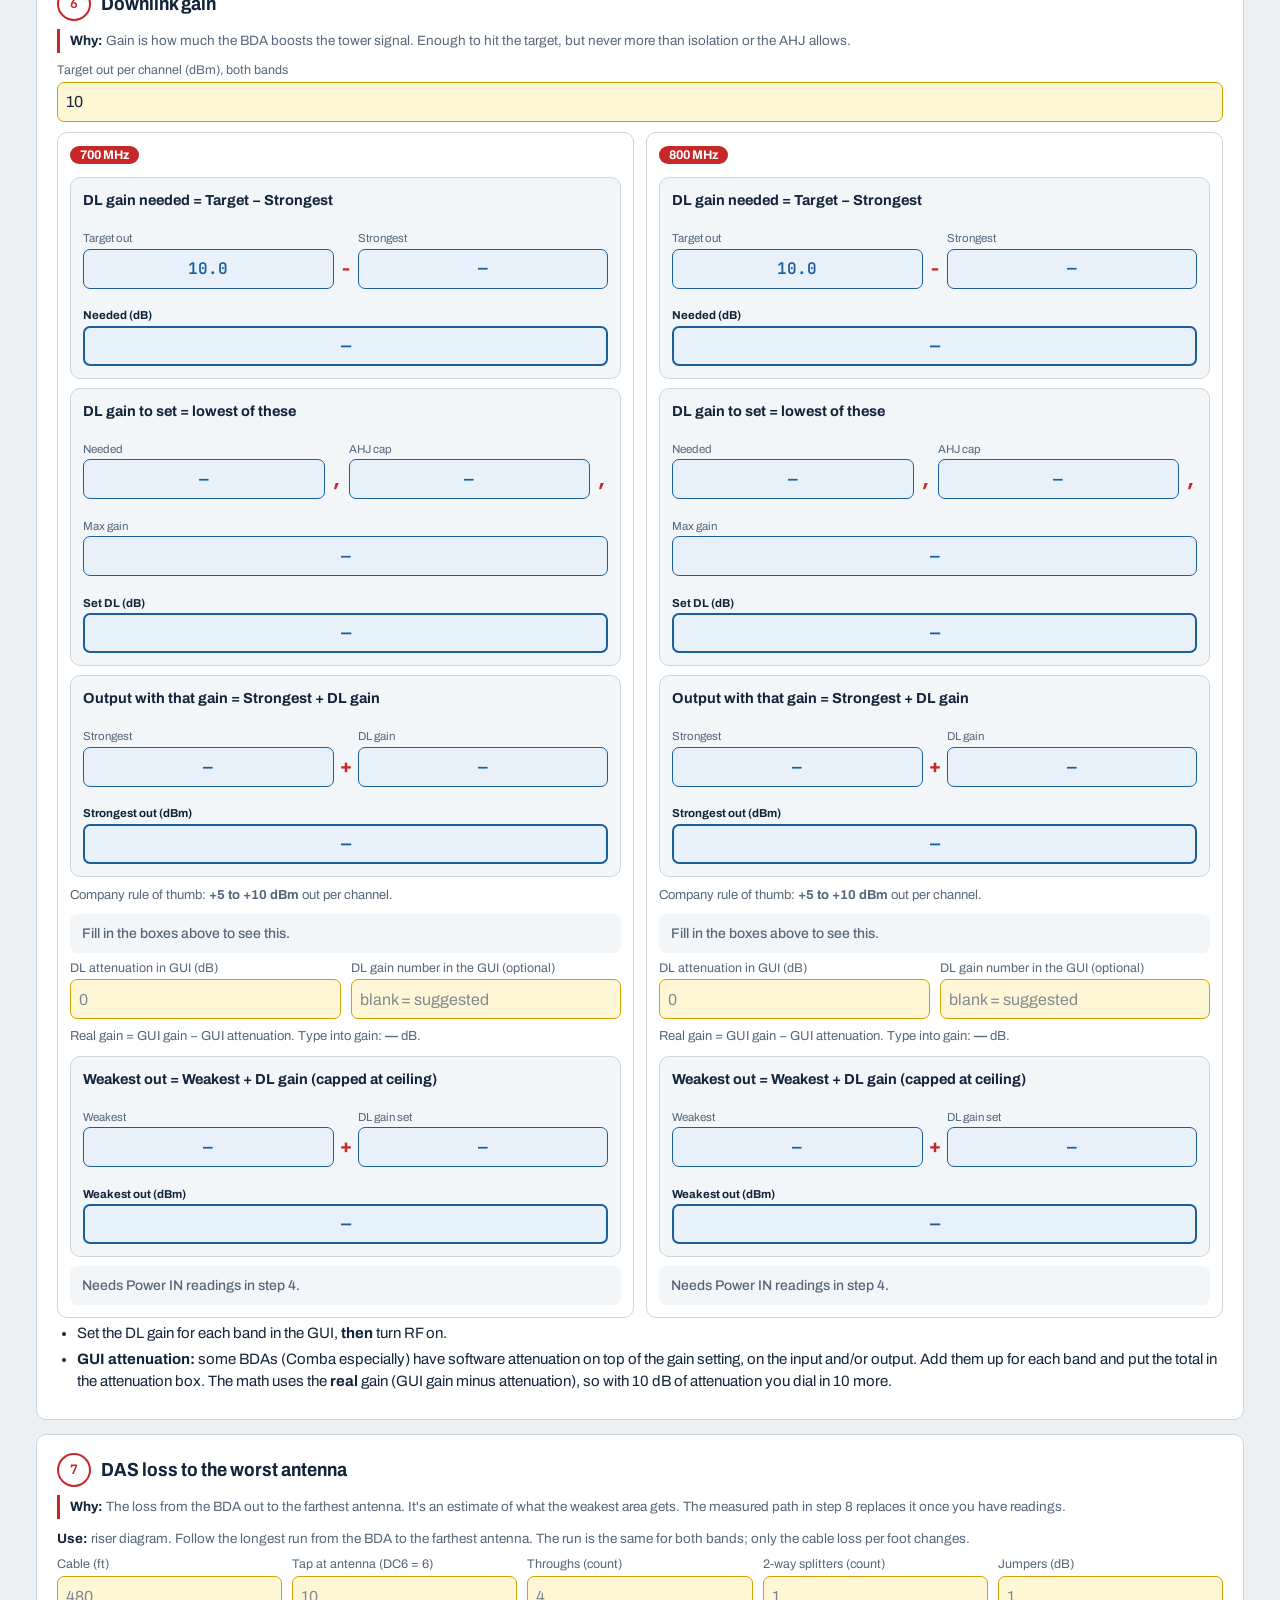
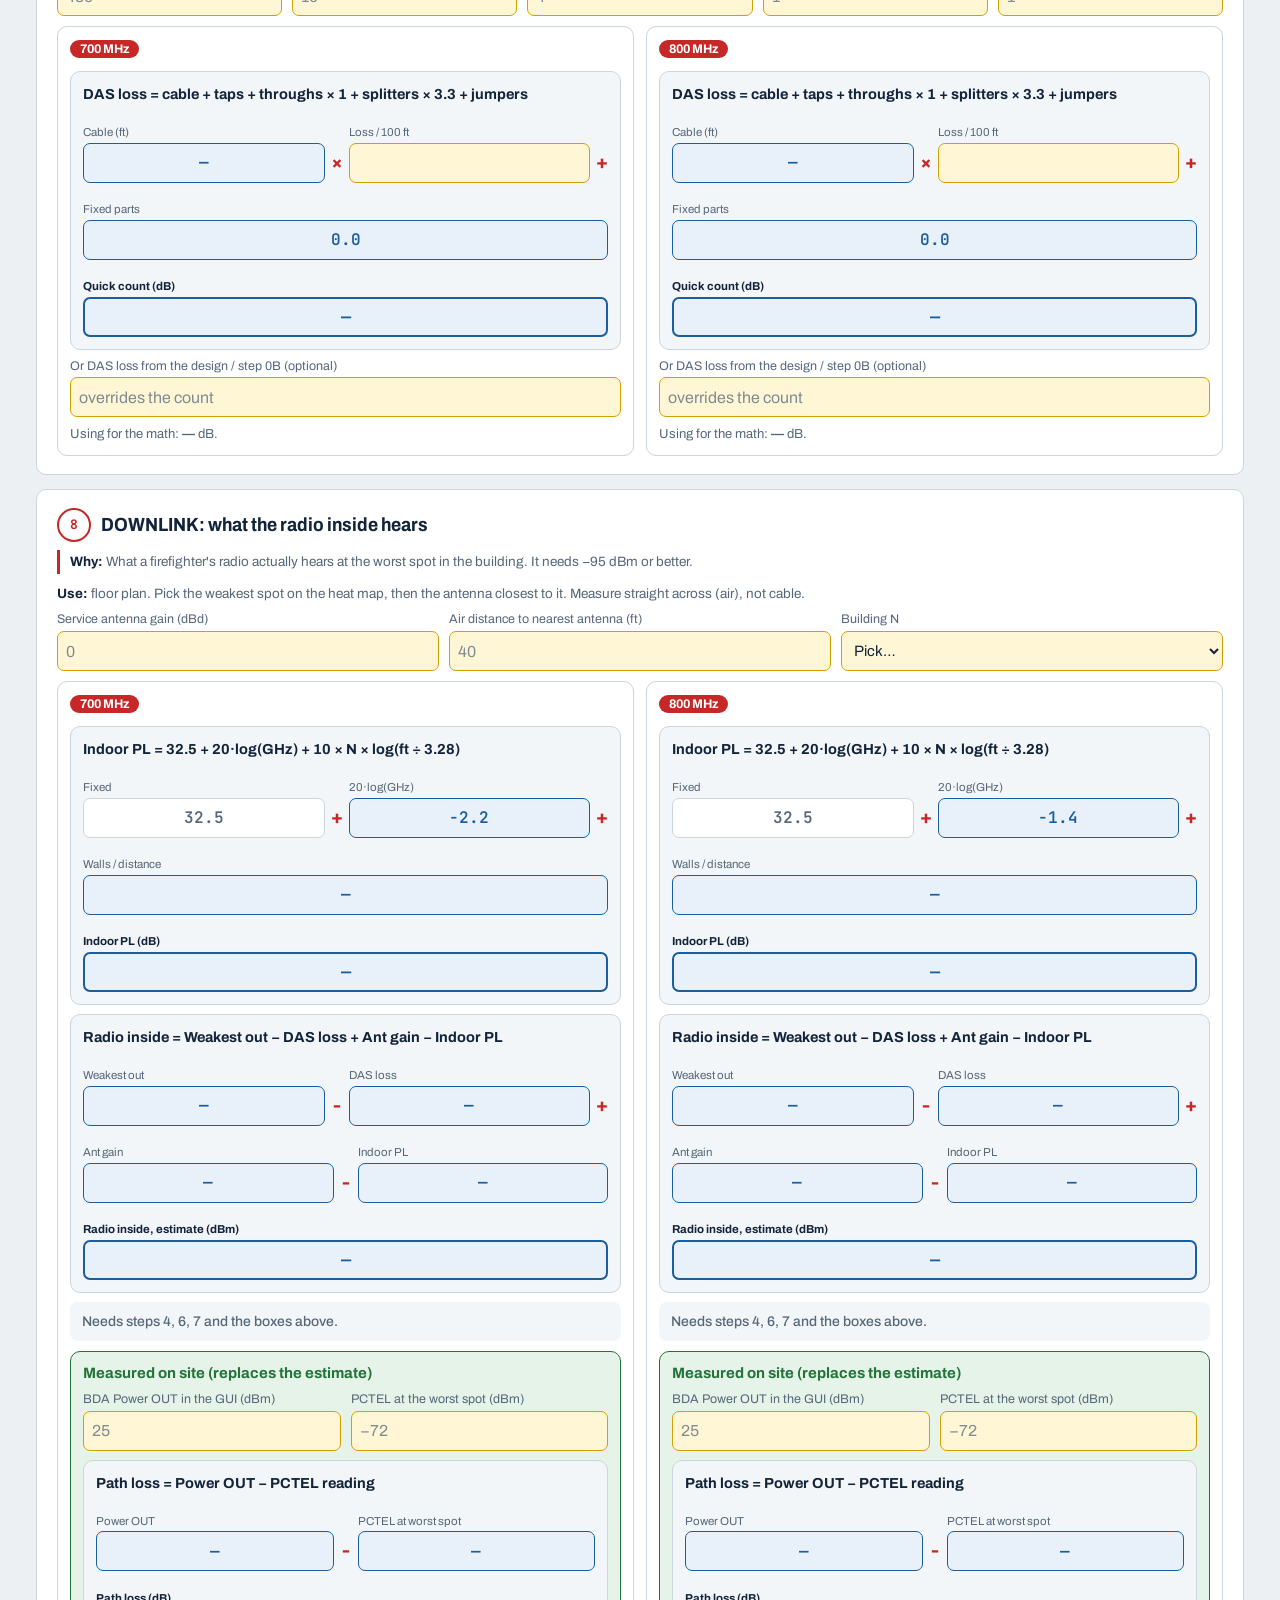
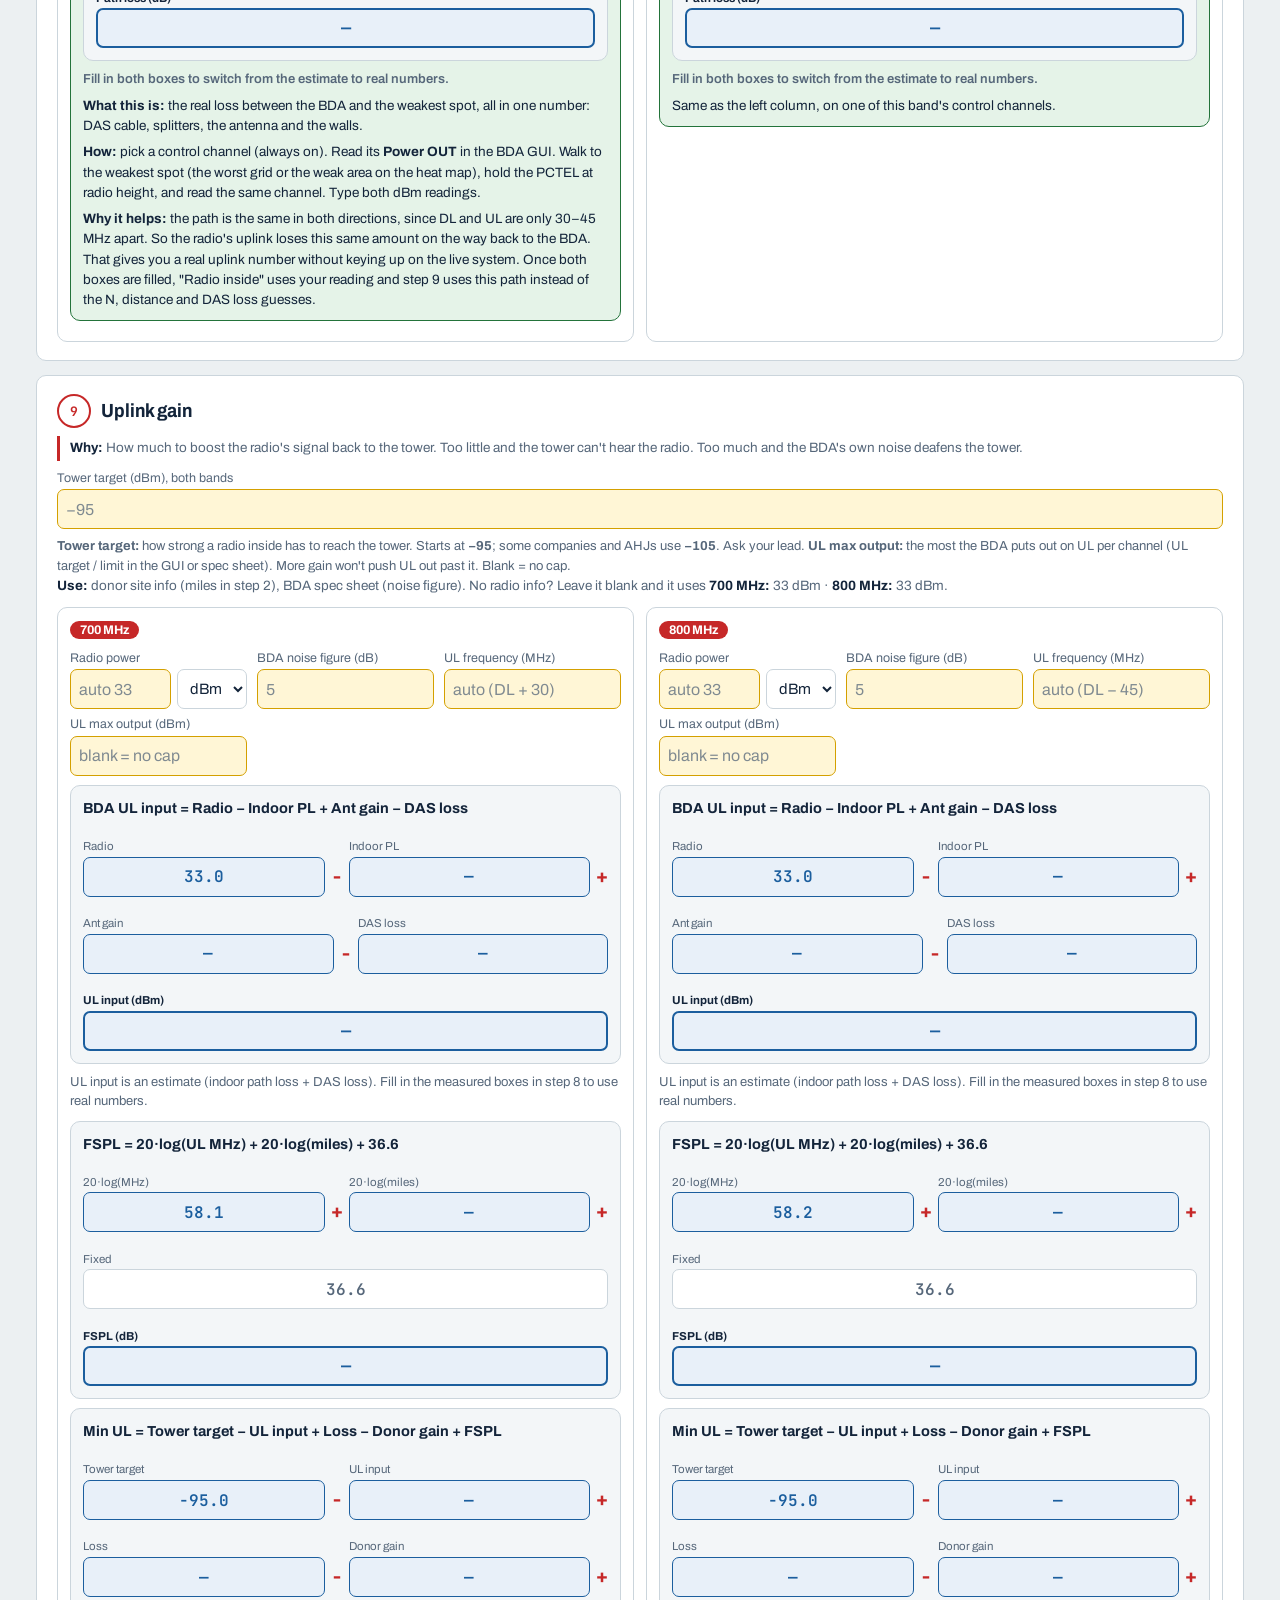
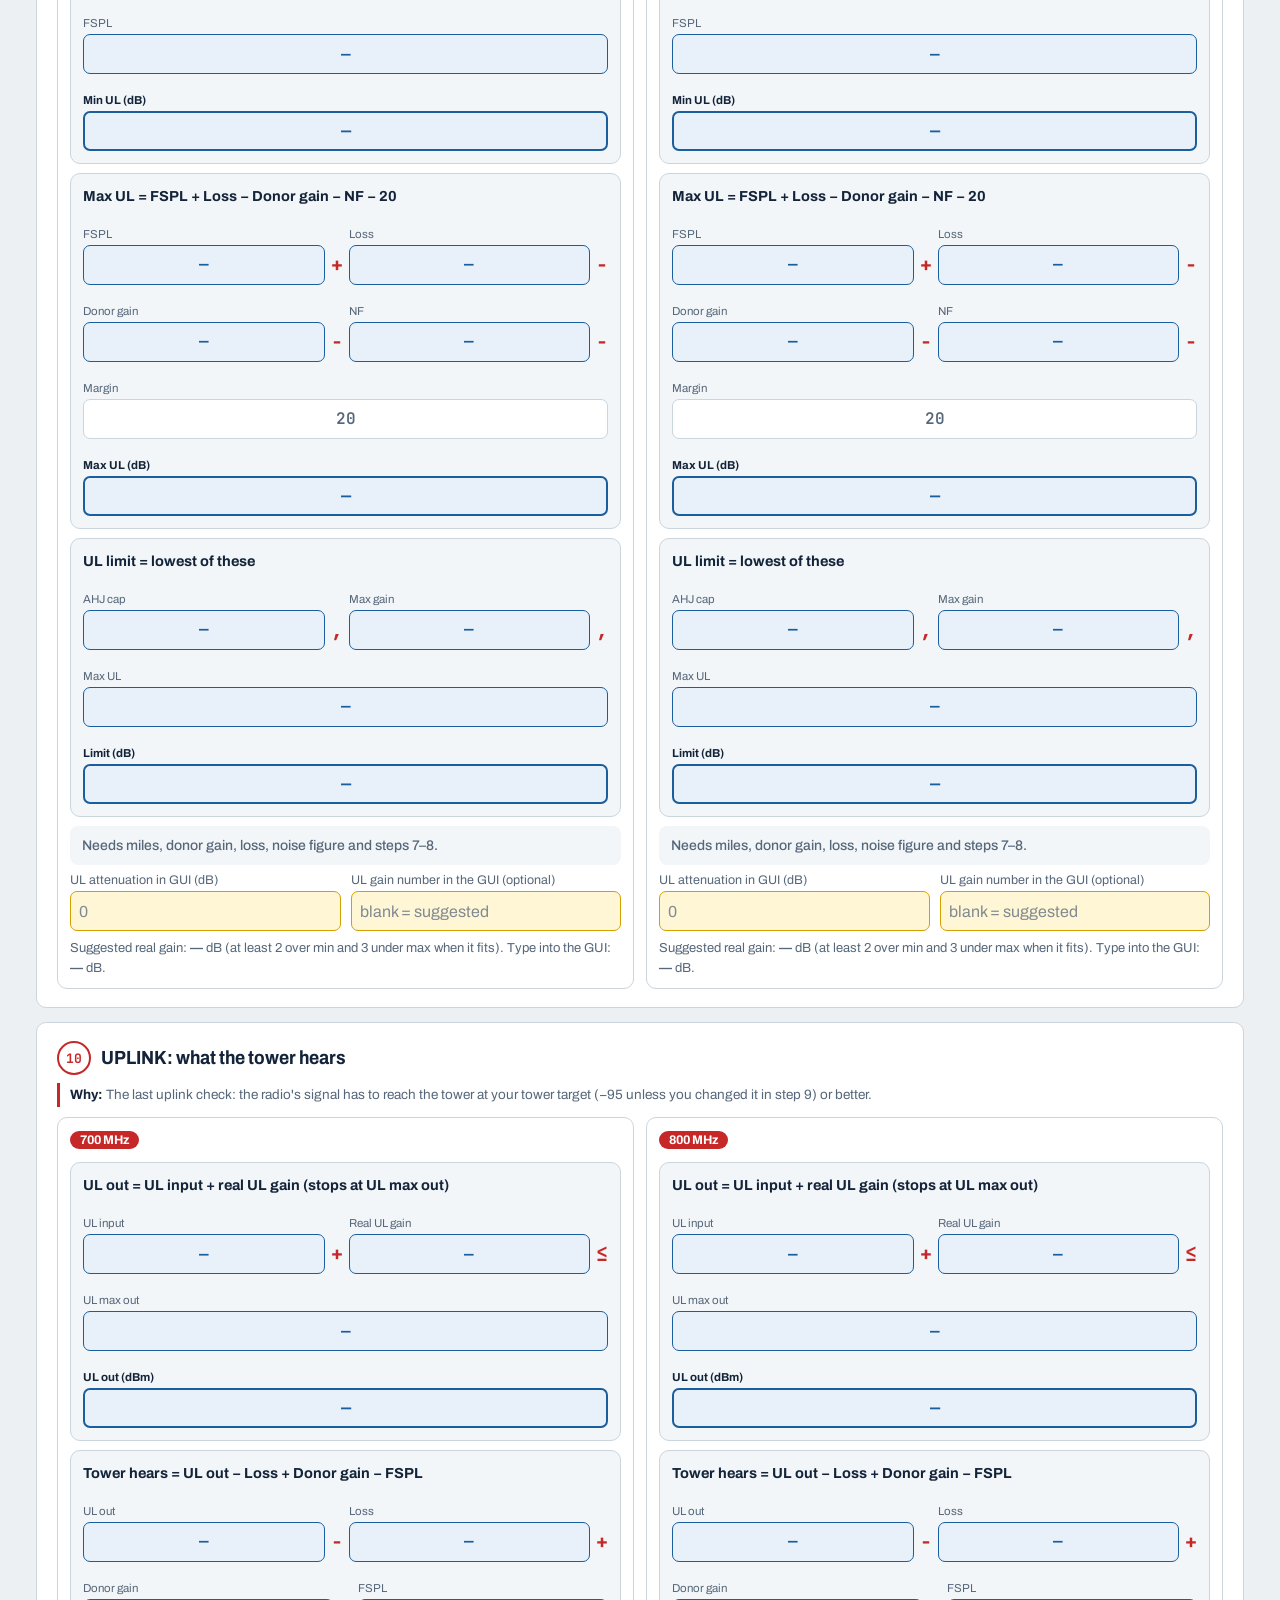
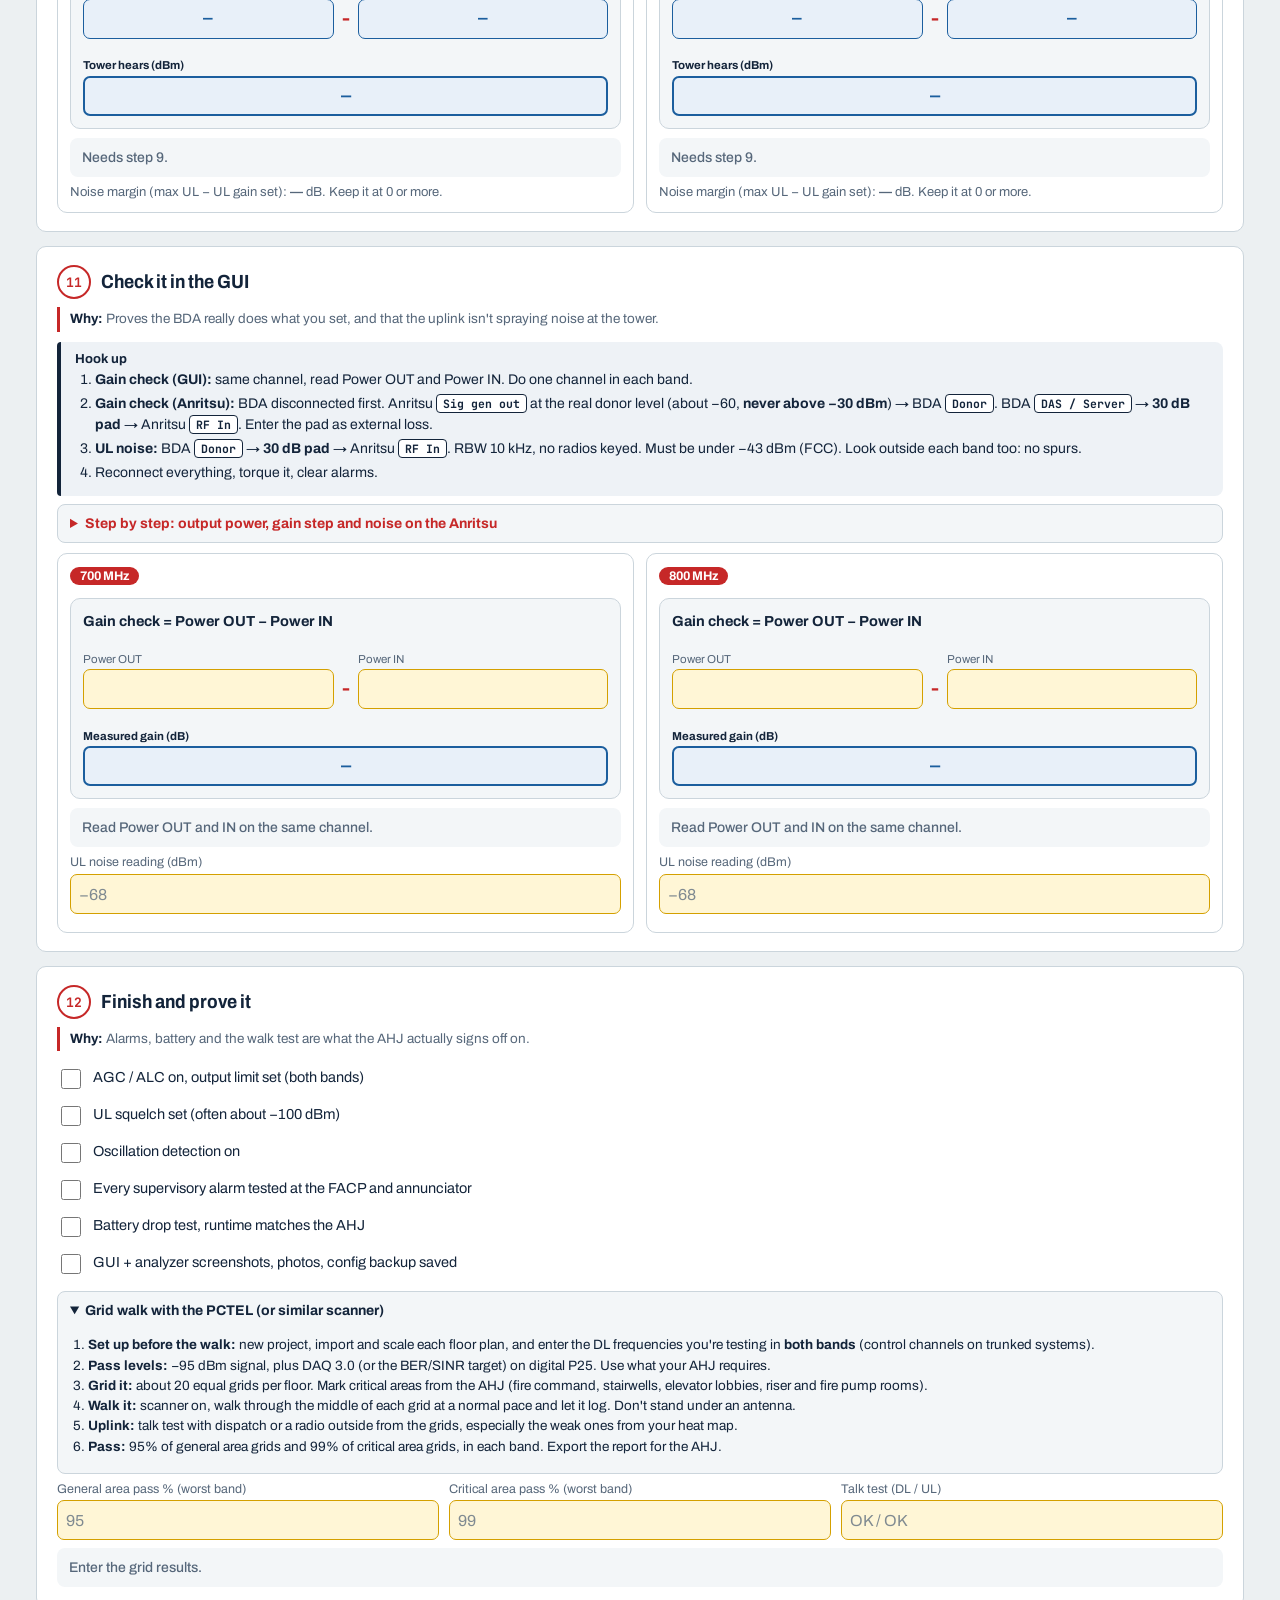
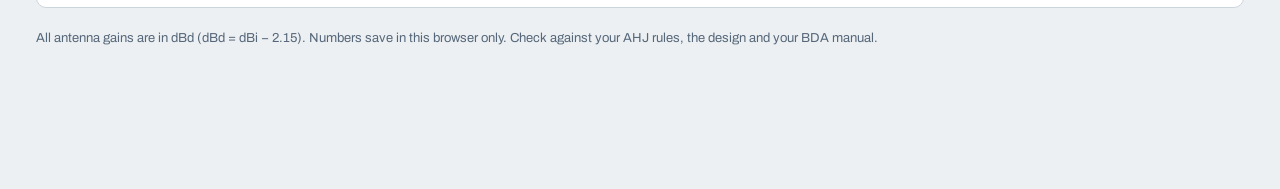
<file: 700-800/index.html>
<!doctype html>
<html lang="en">
<head>
<meta charset="utf-8">
<meta name="viewport" content="width=device-width, initial-scale=1, viewport-fit=cover">
<title>BDA Setting Gain · 700/800</title>
<meta name="description" content="Step-by-step dual-band BDA commissioning worksheet for 700/800: shared readings typed once, each band worked side by side.">
<link rel="preconnect" href="https://fonts.googleapis.com">
<link rel="preconnect" href="https://fonts.gstatic.com" crossorigin>
<link rel="stylesheet" href="https://fonts.googleapis.com/css2?family=IBM+Plex+Sans:wght@400;500;600;700&family=IBM+Plex+Mono:wght@500;600&display=swap">
<style>
:root{
  --bg:#f3f5f6; --card:#fff; --ink:#151b20; --muted:#5d6b75; --line:#d5dce0; --soft:#f6f8f9;
  --in-bg:#fff8e6; --in-line:#d9a520; --calc-bg:#eaf1fa; --calc:#1f5fa8; --accent:#cf5d16;
  --hook-bg:#eef2f6; --ok:#2e7a33; --ok-bg:#e9f5ea; --bad:#b3261e; --bad-bg:#fbecea; --warn:#8a6100; --warn-bg:#fdf3dc;
  --sans:"IBM Plex Sans",system-ui,-apple-system,"Segoe UI",sans-serif; --mono:"IBM Plex Mono",ui-monospace,Menlo,monospace;
}
@media (prefers-color-scheme: dark){:root{
  --bg:#0f1418; --card:#171e24; --ink:#e6ecef; --muted:#9aa8b1; --line:#2a343b; --soft:#1b2329;
  --in-bg:#2a2412; --in-line:#c99a1e; --calc-bg:#182838; --calc:#7fb6f2; --accent:#f08a46;
  --hook-bg:#1c252c; --ok:#79c77d; --ok-bg:#16291a; --bad:#f08a80; --bad-bg:#33191a; --warn:#e2b552; --warn-bg:#2e2510; color-scheme:dark}}
*{box-sizing:border-box}
body{margin:0;background:var(--bg);color:var(--ink);font:15px/1.5 var(--sans)}
a{color:var(--calc)}
.wrap{max-width:900px;margin:0 auto;padding:18px max(16px,env(safe-area-inset-left,0px)) 90px}
/* top */
.top{position:sticky;top:0;z-index:20;background:color-mix(in srgb,var(--bg) 92%,transparent);backdrop-filter:blur(8px);border-bottom:1px solid var(--line)}
.top .in{max-width:900px;margin:0 auto;padding:8px max(16px,env(safe-area-inset-left,0px));display:flex;align-items:center;gap:10px}
.top .home{font-weight:700;text-decoration:none;color:var(--ink);margin-right:auto;white-space:nowrap}
.bands{display:flex;gap:4px}
.bands a{font:600 13px var(--mono);text-decoration:none;color:var(--muted);border:1px solid var(--line);border-radius:7px;padding:5px 9px;background:var(--card)}
.bands a[aria-current="page"]{background:var(--ink);color:var(--card);border-color:var(--ink)}
.burger{flex:none;width:40px;height:40px;border:1px solid var(--line);border-radius:9px;background:var(--card);color:var(--ink);cursor:pointer;display:grid;place-items:center;position:relative}
.burger i,.burger i::before,.burger i::after{display:block;width:17px;height:2px;background:currentColor;border-radius:2px;position:relative}
.burger i::before,.burger i::after{content:"";position:absolute;left:0}.burger i::before{top:-6px}.burger i::after{top:6px}
.menu{position:absolute;right:max(16px,env(safe-area-inset-right,0px));top:54px;width:min(300px,calc(100vw - 32px));background:var(--card);border:1px solid var(--line);border-radius:12px;padding:8px;box-shadow:0 10px 30px rgba(0,0,0,.18);display:none}
.menu.open{display:block}
.menu .lbl{font:500 11px var(--mono);letter-spacing:.12em;text-transform:uppercase;color:var(--muted);padding:8px 10px 4px}
.menu a{display:block;padding:9px 10px;border-radius:8px;text-decoration:none;color:var(--ink)}
.menu a:hover{background:var(--soft)} .menu a small{display:block;color:var(--muted);font-size:12.5px}
@media (max-width:560px){.bands{display:none}}
header h1{font-size:clamp(26px,5vw,34px);line-height:1.1;margin:14px 0 4px}
header p{color:var(--muted);margin:0 0 12px;max-width:68ch}
.tools{display:flex;gap:8px;flex-wrap:wrap;margin:0 0 14px}
.tools button{font:600 14px var(--sans);min-height:38px;padding:6px 12px;border-radius:8px;border:1px solid var(--line);background:var(--card);color:var(--ink);cursor:pointer}
.tools button.danger{color:var(--bad)}.tools button.primary{background:var(--accent);color:#fff;border-color:var(--accent)}
.legend{display:flex;gap:14px;flex-wrap:wrap;font-size:12.5px;color:var(--muted);margin-bottom:12px}
.legend span::before{content:"";display:inline-block;width:12px;height:12px;border-radius:3px;margin-right:5px;vertical-align:-2px}
.legend .l1::before{background:var(--in-bg);border:1.5px solid var(--in-line)} .legend .l2::before{background:var(--calc-bg);border:1.5px solid var(--calc)}
/* cards */
.card{background:var(--card);border:1px solid var(--line);border-radius:12px;padding:14px 16px;margin-bottom:12px}
.card h2{font-size:17px;margin:0 0 6px;display:flex;align-items:center;gap:9px;flex-wrap:wrap}
.card h2 .n{display:inline-grid;place-items:center;min-width:30px;height:26px;padding:0 6px;border-radius:6px;background:var(--ink);color:var(--card);font:600 13px var(--mono)}
.tag{margin-left:auto;font:600 11px var(--mono);border:1px solid var(--line);border-radius:999px;padding:2px 8px;color:var(--muted)}
.tag.off{color:var(--bad);border-color:var(--bad)}
.use{font-size:13.5px;color:var(--muted);margin:0 0 8px}.use b{color:var(--ink)}
.ins{margin:4px 0 8px;padding-left:20px}.ins li{margin:3px 0}
.hook{background:var(--hook-bg);border-left:4px solid var(--ink);border-radius:6px;padding:8px 12px;margin:8px 0;font-size:14px}
.hook .t{font:600 11.5px var(--mono);letter-spacing:.08em;text-transform:uppercase;margin-bottom:3px}
.hook ol{margin:0;padding-left:20px}.hook li{margin:3px 0}
details.how{border:1px solid var(--line);border-radius:8px;margin:8px 0;background:var(--soft)}
details.how summary{cursor:pointer;padding:8px 12px;font-weight:600;font-size:14px}
details.how .b{padding:0 12px 10px;font-size:13.5px}
table.set{border-collapse:collapse;width:100%;font-size:13px}
table.set td{border-top:1px solid var(--line);padding:5px 6px;vertical-align:top}
table.set td:first-child{font-weight:600;width:34%}
.port{display:inline-block;border:1.4px solid currentColor;border-radius:4px;padding:0 5px;font:600 12px var(--mono);white-space:nowrap}
/* fields */
.fields{display:grid;grid-template-columns:repeat(auto-fit,minmax(150px,1fr));gap:8px 10px;margin:8px 0}
.fld{display:flex;flex-direction:column;gap:3px;min-width:0}
.fld label{font-size:12.5px;color:var(--muted);line-height:1.25}
.fld .row{display:flex;gap:6px}
input,select{font:16px var(--mono);min-height:40px;width:100%;min-width:0;padding:6px 8px;border-radius:7px;border:1.5px solid var(--in-line);background:var(--in-bg);color:var(--ink)}
select{font-family:var(--sans);font-size:15px}
.fld .row select{width:auto;flex:none;border-color:var(--line);background:var(--card)}
input::placeholder{color:var(--muted);opacity:.75}
/* equations */
.eq{border:1.5px dashed var(--line);border-radius:10px;padding:9px 10px;margin:9px 0;background:var(--soft)}
.eq .f{font-weight:600;font-size:14px;margin-bottom:6px}
.eq .row{display:flex;align-items:flex-end;gap:6px}
.eq .cell{flex:1 1 0;min-width:0;display:flex;flex-direction:column;gap:3px}
.eq .cell .lb{font-size:11.5px;color:var(--muted);line-height:1.2;min-height:28px;display:flex;align-items:flex-end}
.eq .cell .v{min-height:40px;border-radius:7px;display:flex;align-items:center;justify-content:center;font:600 16px var(--mono);border:1.5px solid var(--line);background:var(--card);padding:0 4px;overflow:hidden;white-space:nowrap}
.eq .cell .v.calc{background:var(--calc-bg);border-color:var(--calc);color:var(--calc)}
.eq .cell .v.fixed{color:var(--muted)}
.eq .cell input{text-align:center}
.eq .cell.res .v{border-width:2.5px;border-color:var(--calc);background:var(--calc-bg);color:var(--calc);font-size:17px}
.eq .cell.res .lb{font-weight:700;color:var(--ink)}
.eq .op{flex:none;font:700 20px var(--mono);padding-bottom:7px;width:16px;text-align:center;color:var(--muted)}
@media (max-width:640px){
  .eq .row{flex-wrap:wrap}
  .eq .cell{flex:1 1 calc(50% - 24px)}
  .eq .op{width:12px}
  .eq .cell.res{flex-basis:100%}
  .eq .op.eqs{display:none}
}
.verdict{border-radius:8px;padding:7px 10px;font-weight:600;font-size:14px;margin:8px 0 2px}
.verdict.ok{background:var(--ok-bg);color:var(--ok)} .verdict.bad{background:var(--bad-bg);color:var(--bad)} .verdict.warn{background:var(--warn-bg);color:var(--warn)} .verdict.na{background:var(--soft);color:var(--muted);font-weight:500}
.note{font-size:13px;color:var(--muted);margin:6px 0 0}
.rule{border:1.5px solid var(--in-line);background:var(--in-bg);border-radius:8px;padding:9px 12px;margin:10px 0;font-size:13.5px}
.rule b.t{display:block;margin-bottom:3px}
.rule ol{margin:0;padding-left:20px}.rule li{margin:3px 0}
/* tables */
.tw{overflow-x:auto;margin:8px 0}
table.grid{border-collapse:collapse;width:100%;min-width:520px}
table.grid th{font-size:12px;text-align:left;color:var(--muted);font-weight:600;padding:4px 5px;border-bottom:1px solid var(--line)}
table.grid td{padding:3px 4px;border-bottom:1px solid var(--line)}
table.grid td.out{font:600 14px var(--mono);white-space:nowrap}
table.grid .x{border:0;background:none;color:var(--muted);font-size:20px;cursor:pointer;min-height:36px;min-width:36px}
button.add{font:600 13.5px var(--sans);border:1px dashed var(--line);background:none;color:var(--calc);border-radius:8px;padding:7px 12px;cursor:pointer;min-height:38px}
.chk{display:flex;gap:9px;align-items:flex-start;padding:6px 0;font-size:14.5px}
.chk input{width:20px;height:20px;min-height:0;flex:none;margin-top:2px;accent-color:var(--ok)}
/* result bar */
#bar{position:fixed;left:0;right:0;bottom:0;z-index:15;background:var(--card);border-top:1px solid var(--line);box-shadow:0 -6px 18px rgba(0,0,0,.1)}
#bar .in{max-width:900px;margin:0 auto;display:grid;grid-template-columns:repeat(6,minmax(0,1fr));gap:4px;padding:7px max(12px,env(safe-area-inset-left,0px)) calc(7px + env(safe-area-inset-bottom,0px))}
#bar div{text-align:center;font-size:11px;color:var(--muted);line-height:1.2}
#bar b{display:block;font:600 15px var(--mono);color:var(--ink)}
#bar .ok b{color:var(--ok)} #bar .bad b{color:var(--bad)}#bar .warn b{color:#B7791F}@media (max-width:640px){#bar .rg{display:none}}@media (max-width:420px){#bar b{font-size:13px}#bar div{font-size:10px}#bar .in{gap:2px;padding-left:6px;padding-right:6px}}
footer{font-size:13px;color:var(--muted);margin-top:20px}
:focus-visible{outline:2px solid var(--calc);outline-offset:2px}
@media print{
  .top,#bar,.tools,button.add,table.grid .x{display:none!important}
  body{background:#fff;color:#000;font-size:11px}
  .card{break-inside:avoid;border-color:#999}
  details.how{display:none}
  .wrap{padding:0}
}
</style>
<style id="look-refresh">
@import url('https://fonts.googleapis.com/css2?family=Archivo:wdth,wght@62..125,400..800&family=JetBrains+Mono:wght@500;600;700&display=swap');
/* ===== Look refresh: riser-drawing blueprint, fire-red callouts. Styling only, no content changes. ===== */
:root{
  --bg:#ECF0F2; --card:#FFFFFF; --paper:#FFFFFF; --ink:#13243A; --muted:#56677A; --line:#CBD5DC; --soft:#F3F6F8; --fixed-bg:#F1F4F6;
  --accent:#C62828; --signal:#C62828; --link:#1B5E9E; --calc:#1B5E9E; --ans:#1B5E9E; --calc-bg:#E8F0F9; --ans-bg:#E8F0F9;
  --in-bg:#FFF6D6; --in-line:#D4A000; --hook-bg:#EEF2F6;
  --ok:#23733A; --ok-bg:#E5F3E8; --bad:#B42318; --bad-bg:#FBEAE8; --warn:#8A5A00; --warn-bg:#FDF2D8;
  --gain:#23733A; --gain-bg:#EAF5EC; --loss:#B42318; --loss-bg:#FBEDEB;
  --grid:rgba(19,36,58,.045); --panel:#0E1E30;
  --sans:"Archivo",system-ui,-apple-system,"Segoe UI",sans-serif; --body:var(--sans); --display:var(--sans); --font-ui:var(--sans);
  --mono:"JetBrains Mono",ui-monospace,Menlo,monospace; --font-num:var(--mono);
}
@media (prefers-color-scheme: dark){:root:not([data-theme="light"]){
  --bg:#0D1823; --card:#132131; --paper:#132131; --ink:#E4EBF1; --muted:#93A4B4; --line:#24364A; --soft:#182A3C; --fixed-bg:#192B3D;
  --accent:#F0614F; --signal:#F0614F; --link:#79B4F2; --calc:#79B4F2; --ans:#79B4F2; --calc-bg:#16293F; --ans-bg:#16293F;
  --in-bg:#2A2410; --in-line:#CDA22B; --hook-bg:#172839;
  --ok:#76C98A; --ok-bg:#15291C; --bad:#F28B7F; --bad-bg:#33191A; --warn:#E6C26B; --warn-bg:#2E2510;
  --gain:#76C98A; --gain-bg:#16291C; --loss:#F28B7F; --loss-bg:#301B1B;
  --grid:rgba(140,180,220,.05); color-scheme:dark}}
:root[data-theme="dark"]{
  --bg:#0D1823; --card:#132131; --paper:#132131; --ink:#E4EBF1; --muted:#93A4B4; --line:#24364A; --soft:#182A3C; --fixed-bg:#192B3D;
  --accent:#F0614F; --signal:#F0614F; --link:#79B4F2; --calc:#79B4F2; --ans:#79B4F2; --calc-bg:#16293F; --ans-bg:#16293F;
  --in-bg:#2A2410; --in-line:#CDA22B; --hook-bg:#172839;
  --ok:#76C98A; --ok-bg:#15291C; --bad:#F28B7F; --bad-bg:#33191A; --warn:#E6C26B; --warn-bg:#2E2510;
  --gain:#76C98A; --gain-bg:#16291C; --loss:#F28B7F; --loss-bg:#301B1B; --grid:rgba(140,180,220,.05); color-scheme:dark}
body{background-color:var(--bg);
  background-image:linear-gradient(var(--grid) 1px,transparent 1px),linear-gradient(90deg,var(--grid) 1px,transparent 1px);
  background-size:24px 24px;background-attachment:fixed;-webkit-font-smoothing:antialiased;text-rendering:optimizeLegibility}
input,select,button{font-family:var(--sans)}
a{text-underline-offset:3px}
.burger{background:var(--card)}
.menu{border-radius:10px;box-shadow:0 18px 40px -12px rgba(13,24,35,.35)}
.menu .lbl{font:700 12px/1.3 var(--sans);letter-spacing:.01em;text-transform:none;color:var(--accent)}
.menu a{font-weight:600}
.menu a small{font-weight:400}
.menu a[aria-current="page"]{background:var(--soft);box-shadow:inset 3px 0 0 var(--accent)}
@media print{body{background-image:none}}

.top{background:color-mix(in srgb,var(--card) 90%,transparent)}
.top .home{font-weight:800;font-stretch:85%;font-size:16px}
.bands a{font:700 13px var(--sans);border-radius:6px;padding:6px 10px}
.bands a[aria-current="page"]{background:var(--accent);border-color:var(--accent);color:#fff}
header h1{font-weight:800;font-stretch:72%;font-size:clamp(34px,6.5vw,52px);line-height:.95;letter-spacing:-.015em;margin:22px 0 10px}
header p{font-size:15.5px;line-height:1.6}
.tools button{font-weight:600;border-radius:8px}
.legend{font-weight:500}
.card{border-radius:10px;padding:18px 20px;margin-bottom:14px}
.card h2{font-size:19px;font-weight:700;font-stretch:90%;gap:10px;margin-bottom:10px}
.card h2 .n{background:transparent;color:var(--accent);border:2px solid var(--accent);border-radius:999px;min-width:34px;height:34px;padding:0 7px;font:700 13px var(--mono)}
.tag{font:700 11px var(--sans);letter-spacing:.02em;padding:3px 9px}
.tag.off{background:var(--bad-bg)}
.hook{border-left-color:var(--ink);border-radius:4px 8px 8px 4px;padding:10px 14px}
.hook .t{font:700 13px var(--sans);letter-spacing:0;text-transform:none;color:var(--ink)}
.port{font:700 11.5px var(--mono);border-radius:4px;padding:1px 6px;background:var(--card)}
details.how summary{font-weight:700}
.eq{border:1px solid var(--line);border-radius:10px;padding:12px;background:var(--soft)}
.eq .f{font-weight:700;font-size:14.5px}
.eq .op{color:var(--accent)}
.verdict{border-radius:8px;padding:9px 12px}
.rule{border-radius:10px}
table.grid th{font-weight:700}
button.add{font-weight:700}
#bar{background:var(--panel);border-top:2px solid var(--accent);box-shadow:none}
#bar div{color:rgba(228,235,241,.62)}
#bar b{color:#fff}
#bar .ok b{color:#7BD88F} #bar .bad b{color:#FF8A80}#bar .warn b{color:#FFD166}
footer{line-height:1.6}

.duo{display:grid;grid-template-columns:1fr 1fr;gap:12px;margin-top:10px}
.duo .col{border:1px solid var(--line);border-radius:10px;padding:10px 12px;background:var(--card);min-width:0}
.duo .bt{display:inline-block;font:700 12.5px var(--sans);background:var(--accent);color:#fff;border-radius:999px;padding:2px 10px;margin-bottom:4px}
.duo .eq .row{flex-wrap:wrap}.duo .eq .cell{flex:1 1 calc(50% - 24px)}.duo .eq .cell.res{flex-basis:100%}.duo .eq .op.eqs{display:none}.duo .eq .op{width:12px}
.duo table.grid{min-width:420px}
@media (max-width:760px){.duo{grid-template-columns:1fr}}
.wrap{padding-bottom:140px}
#bar .in{grid-template-columns:auto repeat(6,minmax(0,1fr));row-gap:6px}
#bar .bn{align-self:center;font:700 12px var(--sans);color:#fff;background:var(--accent);border-radius:999px;padding:2px 9px;text-align:center}
.jmsg{align-self:center;font-size:13.5px;font-weight:600;color:var(--ok)}
table.grid select{min-width:66px;width:100%;padding:6px 24px 6px 8px}

@media (min-width:1000px){.wrap,.top .in,#bar .in{max-width:1240px}}
.duo table.grid{min-width:0;table-layout:fixed}
.duo table.grid th:nth-child(1){width:34%}.duo table.grid th:nth-child(2){width:74px}.duo table.grid th:nth-child(3){width:28%}.duo table.grid th:nth-child(4){width:104px}.duo table.grid th:nth-child(5){width:40px}
.duo table.grid input{padding:6px 7px}

@media (max-width:560px){
  #step-4 .tw,#step-0B .tw{overflow:visible}
  #step-4 table.grid,#step-0B table.grid,.duo #step-4 table.grid{min-width:0!important;table-layout:auto}
  #step-4 table.grid tr:first-child,#step-0B table.grid tr:first-child{display:none}
  #step-4 table.grid tr,#step-0B table.grid tr{display:grid;gap:6px 8px;padding:8px 0;border-bottom:1px solid var(--line);align-items:end}
  #step-4 table.grid tr{grid-template-columns:1fr 76px 36px;grid-template-areas:"f c x" "p s s"}
  #step-0B table.grid tr{grid-template-columns:1fr 1fr 36px;grid-template-areas:"a l x" "r o o"}
  #step-4 table.grid td,#step-0B table.grid td{border:0;padding:0;display:flex;flex-direction:column;gap:3px;min-width:0}
  #step-4 table.grid td::before,#step-0B table.grid td::before{font-size:12px;color:var(--muted)}
  #step-4 td:nth-child(1){grid-area:f}#step-4 td:nth-child(1)::before{content:"DL freq (MHz)"}
  #step-4 td:nth-child(2){grid-area:c}#step-4 td:nth-child(2)::before{content:"Control ch?"}
  #step-4 td:nth-child(3){grid-area:p}#step-4 td:nth-child(3)::before{content:"Power IN (dBm)"}
  #step-4 td:nth-child(4){grid-area:s}#step-4 td:nth-child(4)::before{content:"How you got it"}
  #step-4 td:nth-child(5){grid-area:x;align-self:center}
  #step-0B td:nth-child(1){grid-area:a}#step-0B td:nth-child(1)::before{content:"Antenna"}
  #step-0B td:nth-child(2){grid-area:l}#step-0B td:nth-child(2)::before{content:"Floor / area"}
  #step-0B td:nth-child(3){grid-area:r}#step-0B td:nth-child(3)::before{content:"PCTEL read (dBm)"}
  #step-0B td:nth-child(4){grid-area:o;justify-content:flex-end}#step-0B td:nth-child(4)::before{content:"DAS loss"}
  #step-0B td:nth-child(5){grid-area:x;align-self:center}
}

.why{font-size:13.5px;color:var(--muted);margin:-2px 0 10px;border-left:3px solid var(--accent);padding:2px 0 2px 10px}
.why b{color:var(--ink)}
.measure{border:1.5px solid var(--ok);background:var(--ok-bg);border-radius:10px;padding:10px 12px;margin:10px 0}
.measure .t{display:block;color:var(--ok);margin-bottom:2px}
.explain{font-size:13.5px;margin:6px 0 0;color:var(--ink)}
.explain b{color:var(--ink)}
#m-src,[id^="m-src-"]{font-weight:600}
.guide{border-color:var(--accent)}.guide summary{color:var(--accent)}.gl{padding-left:20px;margin:6px 0}.gl li{margin:5px 0}
</style>
</head>
<body>
<div class="top"><div class="in">
  <a class="home" href="../">← lehongphuc.net</a>
  <nav class="bands" aria-label="Bands"><a href="../700/">700</a><a href="../800/">800</a><a href="../uhf/">UHF</a><a href="../vhf/">VHF</a><a href="../700-800/" aria-current="page">700/800</a><a href="../uhf-vhf/">UHF/VHF</a></nav>
  <button class="burger" id="burger" aria-label="Menu" aria-expanded="false" aria-controls="menu"><i></i></button>
  <nav class="menu" id="menu">
    <div class="lbl">BDA Setting Gain</div>
    <a href="../700/">700 MHz<small>Step by step: Anritsu hookups, readings, math</small></a><a href="../800/">800 MHz<small>Step by step: Anritsu hookups, readings, math</small></a><a href="../uhf/">UHF<small>Step by step: Anritsu hookups, readings, math</small></a><a href="../vhf/">VHF<small>Step by step: Anritsu hookups, readings, math</small></a><a href="../700-800/" aria-current="page">700/800 together<small>Dual-band BDA: both bands side by side</small></a><a href="../uhf-vhf/">UHF/VHF together<small>Dual-band BDA: both bands side by side</small></a>
    <div class="lbl">Practice and tools</div>
    <a href="../anritsu/">Anritsu step by step<small>Sweep, donor, isolation, antenna check</small></a>
    <a href="../report/">Commissioning report<small>Turn a worksheet into the Word report</small></a>
    <a href="../practice/">Practice sites<small>A random site every refresh</small></a>
    <a href="../calc/">Link Budget Calculator<small>Just the math, with practice scenarios</small></a>
    <a href="../">Home</a>
  </nav>
</div></div>

<div class="wrap">
<header>
  <h1>BDA Setting Gain · 700/800</h1>
  <p>For dual-band BDAs. Go top to bottom. Physical stuff (site, cable lengths, splitters, building) is typed once. Anything that changes with frequency is worked per band, side by side. Type readings in the <b>yellow</b> boxes, the <b>blue</b> boxes fill in. This is just the paper math, the grid walk and talk test are what actually pass the system.</p>
</header>
<div class="tools">
  <button type="button" id="mkreport" class="primary">Make report</button>
  <button type="button" id="print">Print / save PDF</button>
  <button type="button" class="danger" id="clear">Clear this sheet</button>
</div>
<div class="legend"><span class="l1">You type it</span><span class="l2">Worked out for you</span></div>
<div id="app"></div>
<footer>All antenna gains are in dBd (dBd = dBi − 2.15). Numbers save in this browser only. Check against your AHJ rules, the design and your BDA manual.</footer>
</div>
<div id="bar"><div class="in" id="barin"></div></div>

<script>
const PAIR = {"key": "700-800", "name": "700/800", "bands": [{"key": "700", "slug": "700", "name": "700 MHz", "dl": "769–775 MHz", "ulrule": "UL = DL + 30 MHz", "sweep": "about 700–810 MHz", "cable": "2.2", "radio": 33, "cc": "Trunked (P25): the control channel is always on, voice channels only key during calls.", "fmid": 772, "uloff": 30, "fex": "771.64375", "dlStart": 769, "dlStop": 775, "ulph": "auto (DL + 30)"}, {"key": "800", "slug": "800", "name": "800 MHz", "dl": "851–861 MHz", "ulrule": "UL = DL − 45 MHz", "sweep": "about 800–870 MHz", "cable": "2.2", "radio": 33, "cc": "Trunked (P25): the control channel is always on, voice channels only key during calls.", "fmid": 856, "uloff": -45, "fex": "851.0125", "dlStart": 851, "dlStop": 861, "ulph": "auto (DL − 45)"}], "sweep": "about 700–870 MHz (one sweep covers both bands)", "sweepNote": "700 to 870 MHz"};
const KEY = 'bda-gain-'+PAIR.key;
const $ = id => document.getElementById(id);
const L = Math.log10;
const isN = x => typeof x==='number' && isFinite(x);
const f1 = x => isN(x) ? (Math.round(x*10)/10).toFixed(1).replace('-','−') : '—';
const lowest = a => { a=a.filter(isN); return a.length?Math.min(...a):null; };
const num = v => { if(v===''||v===null||v===undefined) return null; const n=Number(String(v).replace(/[−–]/g,'-')); return isFinite(n)?n:null; };
/* typed once, used by both bands (physical stuff) */
const SHK = ['donors','cap','inj','antinj','ttgt','dft','taps','th','sp','jmp','gs','N','dr','tgt','rlDonor','rlDas','gridGen','gridCrit','talk'];
const DEF = () => ({sh:{site:{},tgt:10,ants:[{},{},{}],checks:{}}, b:PAIR.bands.map(B=>({cl:B.cable,chans:[{},{},{},{}]}))});
let S; try{S=JSON.parse(localStorage.getItem(KEY))}catch(e){} if(!S||!S.sh||!S.b) S=DEF();
const save=()=>{try{localStorage.setItem(KEY,JSON.stringify(S))}catch(e){}};

/*CALC-START*/
function calc(s,chans,ants,band){
  const v=k=>num(s[k]); const o={};
  const ra=v('readA'), rb=v('readB'), inj=isN(v('inj'))?v('inj'):null;
  const reads=[ra,rb].filter(isN);
  o.readW=reads.length?Math.max(...reads):null;
  o.iso=(isN(inj)&&isN(o.readW))?inj-o.readW:null; o.mg=isN(o.iso)?o.iso-20:null;
  o.cap=v('cap');
  o.gd=v('gd');
  o.connL=(v('conn')||0)*0.15;
  o.loss=(isN(v('cft'))&&isN(v('cl')))?v('cft')*v('cl')/100+(v('pad')||0)+o.connL:null;
  const fs=chans.map(c=>num(c.f)).filter(isN), ps=chans.map(c=>num(c.p)).filter(isN);
  o.nch=fs.length; o.strong=ps.length?Math.max(...ps):null; o.weak=ps.length?Math.min(...ps):null;
  o.fdl=fs.length?Math.max(...fs):band.fmid;
  o.tp=(isN(v('tpA'))&&isN(v('tpG')))?v('tpA')-(v('tpLoss')||0)-v('tpG'):null;
  o.tp2=(isN(v('tpA2'))&&isN(v('tpG2')))?v('tpA2')-(v('tpLoss2')||0)-v('tpG2'):null;
  o.pmax=isN(v('pmax'))?(s.pmaxu==='W'?10*L(v('pmax')*1000):v('pmax')):null;
  o.tlog=o.nch>0?10*L(o.nch):null;
  o.ceil=(isN(o.pmax)&&isN(o.tlog))?o.pmax-o.tlog:null;
  o.tgt=isN(v('tgt'))?v('tgt'):10;
  o.need=isN(o.strong)?o.tgt-o.strong:null;
  o.dlsug=isN(o.need)?lowest([o.need,o.cap,o.mg]):null;
  o.dlatt=v('dlatt')||0; o.dlgui=isN(v('dlset'))?v('dlset'):(isN(o.dlsug)?o.dlsug+o.dlatt:null); o.dlset=isN(o.dlgui)?o.dlgui-o.dlatt:null;
  o.strongOut=(isN(o.strong)&&isN(o.dlset))?o.strong+o.dlset:null;
  o.rtLo=isN(o.strong)?5-o.strong:null; o.rtHi=isN(o.strong)?10-o.strong:null;
  o.weakOut=(isN(o.weak)&&isN(o.dlset))?(isN(o.ceil)?Math.min(o.weak+o.dlset,o.ceil):o.weak+o.dlset):null;
  o.dasq=(isN(v('dft'))&&isN(v('dl')))?v('dft')/100*v('dl')+(v('taps')||0)+(v('th')||0)*1+(v('sp')||0)*3.3+(v('jmp')||0):null;
  o.das=isN(v('dasOv'))?v('dasOv'):o.dasq;
  o.gs=v('gs'); o.N=v('N'); o.dr=v('dr');
  o.ghz=20*L(o.fdl/1000);
  o.wall=(isN(o.N)&&isN(o.dr)&&o.dr>0)?10*o.N*L(o.dr/3.28):null;
  o.pl=isN(o.wall)?32.5+o.ghz+o.wall:null;
  o.rx=(isN(o.weakOut)&&isN(o.das)&&isN(o.gs)&&isN(o.pl))?o.weakOut-o.das+o.gs-o.pl:null;
  o.pout=v('pout'); o.pwalk=v('pwalk'); o.mpath=(isN(o.pout)&&isN(o.pwalk))?o.pout-o.pwalk:null; o.rxEst=o.rx; if(isN(o.pwalk)) o.rx=o.pwalk;
  o.radio=isN(v('radio'))?(s.radiou==='W'?10*L(v('radio')*1000):v('radio')):band.radio;
  o.ulin=(isN(o.pl)&&isN(o.gs)&&isN(o.das))?o.radio-o.pl+o.gs-o.das:null;
  o.ulinEst=o.ulin; if(isN(o.mpath)) o.ulin=o.radio-o.mpath;
  o.ulf=isN(v('ulf'))?v('ulf'):(o.fdl+band.uloff);
  o.mhz=20*L(o.ulf); o.mi=v('mi'); o.milog=(isN(o.mi)&&o.mi>0)?20*L(o.mi):null;
  o.fspl=isN(o.milog)?o.mhz+o.milog+36.6:null;
  const okUL=isN(o.ulin)&&isN(o.loss)&&isN(o.gd)&&isN(o.fspl);
  o.ttgt=isN(v('ttgt'))?v('ttgt'):-95;
  o.mn=okUL?o.ttgt-o.ulin+o.loss-o.gd+o.fspl:null;
  o.ulneed=okUL?o.ttgt+o.loss-o.gd+o.fspl:null;
  o.nf=v('nf');
  o.mx=(isN(o.fspl)&&isN(o.loss)&&isN(o.gd)&&isN(o.nf))?o.fspl+o.loss-o.gd-o.nf-20:null;
  o.lim=isN(o.mx)?lowest([o.cap,o.mg,o.mx]):null;
  if(isN(o.lim)&&isN(o.mn)){let X=Math.min(o.lim,o.mx-3); if(X<o.mn) X=o.lim; if(Math.floor(X)>=o.mn) X=Math.floor(X); o.ulsug=X;} else o.ulsug=null;
  o.ulatt=v('ulatt')||0; o.ulgui=isN(v('ulset'))?v('ulset'):(isN(o.ulsug)?o.ulsug+o.ulatt:null); o.ulset=isN(o.ulgui)?o.ulgui-o.ulatt:null;
  o.ulmax=v('ulmax'); o.ulraw=(isN(o.ulin)&&isN(o.ulset))?o.ulin+o.ulset:null;
  o.ulout=isN(o.ulraw)?(isN(o.ulmax)?Math.min(o.ulraw,o.ulmax):o.ulraw):null;
  o.ulcapped=isN(o.ulmax)&&isN(o.ulraw)&&o.ulraw>o.ulmax+0.05; o.ulshort=isN(o.ulmax)&&isN(o.ulneed)&&o.ulneed>o.ulmax+0.05;
  o.tower=(okUL&&isN(o.ulout))?o.ulout-o.loss+o.gd-o.fspl:null;
  o.nzm=(isN(o.mx)&&isN(o.ulset))?o.mx-o.ulset:null;
  o.gchk=(isN(v('gOut'))&&isN(v('gIn')))?v('gOut')-v('gIn'):null;
  return o;
}
/*CALC-END*/

// ---------- rendering helpers ----------
const BN = PAIR.bands.map(b=>b.name);
const two = () => String(S.sh.donors||'1')==='2';
const both = f => PAIR.bands.map((B,i)=>`<b>${B.name}:</b> ${f(B,i)}`).join(' · ');
const P = t => `<span class="port">${t}</span>`;
const path = (k,i) => SHK.includes(k) ? `sh.${k}` : `b.${i}.${k}`;
const getP = p => { let t=S; for(const x of p.split('.')){ if(t==null) return undefined; t=t[x]; } return t; };
let uid=0;
const inp = (k,ph='',i=0) => `<input data-k="${path(k,i)}" id="f${++uid}" inputmode="decimal" placeholder="${ph}" value="${getP(path(k,i))??''}">`;
const sel = (k,i,opts) => { const cur=String(getP(path(k,i))??''); return `<select data-k="${path(k,i)}" id="f${++uid}">${opts.map(([v,t])=>`<option value="${v}" ${cur===v?'selected':''}>${t}</option>`).join('')}</select>`; };
const unit = (k,i) => { const cur=getP(path(k,i)); return `<select data-k="${path(k,i)}"><option ${cur!=='W'?'selected':''}>dBm</option><option ${cur==='W'?'selected':''}>W</option></select>`; };
const fld = (k,label,ph='',i=0,extra='') => { const h=extra||inp(k,ph,i); const id=(h.match(/id="([^"]+)"/)||[])[1]; return `<div class="fld"><label${id?` for="${id}"`:''}>${label}</label>${h}</div>`; };
function eq(formula,terms,resLabel,resKey,i=0){
  let h=`<div class="eq"><div class="f">${formula}</div><div class="row">`;
  terms.forEach(([op,lb,kind,val],j)=>{
    if(j) h+=`<div class="op">${op}</div>`;
    let box;
    if(kind==='in') box=inp(val,'',i);
    else if(kind==='calc') box=`<div class="v calc" data-o="${i}:${val}">—</div>`;
    else box=`<div class="v fixed">${val}</div>`;
    h+=`<div class="cell"><div class="lb">${lb}</div>${box}</div>`;
  });
  return h+`<div class="op eqs">=</div><div class="cell res"><div class="lb">${resLabel}</div><div class="v" data-o="${i}:${resKey}">—</div></div></div></div>`;
}
const hook=(title,items)=>`<div class="hook"><div class="t">${title}</div><ol>${items.map(x=>`<li>${x}</li>`).join('')}</ol></div>`;
const how=(title,rows)=>`<details class="how"><summary>${title}</summary><div class="b"><table class="set">${rows.map(([a,b])=>`<tr><td>${a}</td><td>${b}</td></tr>`).join('')}</table></div></details>`;
const vbox=(id,i)=>`<div class="verdict na" id="v-${i}-${id}">Fill in the boxes above to see this.</div>`;
const card=(n,title,body,tag='')=>`<section class="card" id="step-${n||'site'}"><h2>${n!==''?`<span class="n">${n}</span>`:''}${title}${tag?`<span class="tag${tag==='RF OFF'||tag==='BDA OFF'?' off':''}">${tag}</span>`:''}</h2>${WHY[n]?`<p class="why"><b>Why:</b> ${WHY[n]}</p>`:''}${body}</section>`;
const duo = f => `<div class="duo">${PAIR.bands.map((B,i)=>`<div class="col"><div class="bt">${B.name}</div>${f(i,B)}</div>`).join('')}</div>`;
const chk=(k,t)=>`<label class="chk"><input type="checkbox" data-chk="${k}" ${S.sh.checks[k]?'checked':''}><span>${t}</span></label>`;

const ISOEX={'700':'772 MHz for A, 802 MHz for B','800':'855 MHz for A, 810 MHz for B','UHF':'460.000 MHz for A, 465.000 MHz for B (check both are empty first)','VHF':'154.000 MHz for A and B (check it\'s empty first)'};
const isoNote=B=>`<b>Not a frequency hunt.</b> A and B are the same isolation test in two directions: one unused test frequency in the downlink range for A, one in the uplink range for B (${B.name}: ${ISOEX[B.key]}). Keep the <b>worse</b> reading, the one closer to 0. The sheet picks it for you. Never use the best one.`;
const WHY={'0A':"Bad coax or a loose connector makes every reading after this wrong. Sweeping first proves the cables before you trust any number.",
'0B':"Proves every antenna is connected and putting out signal before the BDA is even on. Compare antennas to each other: one way lower than its neighbors is a bad run.",
1:"If the building antennas leak back into the donor, the BDA hears its own output and oscillates (feedback). Isolation sets the most gain you can safely run.",
2:"Everything between the donor and the BDA eats signal, both ways. This loss goes into the uplink math, because the radio's signal climbs back up this same cable.",
3:"The BDA only boosts the channels you program. Class A means only the licensed channels get through, nothing else.",
4:"Power IN is how strong each tower channel arrives. The strongest one sets your downlink gain, the weakest tells you if coverage will reach.",
5:"The BDA's power is shared by every channel. More channels means less power each. This is the most any one channel can put out.",
6:"Gain is how much the BDA boosts the tower signal. Enough to hit the target, but never more than isolation or the AHJ allows.",
7:"The loss from the BDA out to the farthest antenna. It's an estimate of what the weakest area gets. The measured path in step 8 replaces it once you have readings.",
8:"What a firefighter's radio actually hears at the worst spot in the building. It needs −95 dBm or better.",
9:"How much to boost the radio's signal back to the tower. Too little and the tower can't hear the radio. Too much and the BDA's own noise deafens the tower.",
10:"The last uplink check: the radio's signal has to reach the tower at your tower target (−95 unless you changed it in step 9) or better.",
11:"Proves the BDA really does what you set, and that the uplink isn't spraying noise at the tower.",
12:"Alarms, battery and the walk test are what the AHJ actually signs off on."};
const MEXPL=`<p class="explain"><b>What this is:</b> the real loss between the BDA and the weakest spot, all in one number: DAS cable, splitters, the antenna and the walls.</p><p class="explain"><b>How:</b> pick a control channel (always on). Read its <b>Power OUT</b> in the BDA GUI. Walk to the weakest spot (the worst grid or the weak area on the heat map), hold the PCTEL at radio height, and read the same channel. Type both dBm readings.</p><p class="explain"><b>Why it helps:</b> the path is the same in both directions, since DL and UL are only 30–45 MHz apart. So the radio's uplink loses this same amount on the way back to the BDA. That gives you a real uplink number without keying up on the live system. Once both boxes are filled, "Radio inside" uses your reading and step 9 uses this path instead of the N, distance and DAS loss guesses.</p>`;
const TPEXPL=`<p class="explain"><b>What this is:</b> proof that the BDA's GUI reads the tower signal right, since your DL gain is set off those GUI numbers. Do it on the <b>strongest</b> channel (first check) and the <b>weakest</b> (second check). Type the Anritsu's dBm reading and the GUI's Power IN for that same channel. Within 2 dB means you can trust the GUI. Weakest one is a voice channel? Use Max Hold for a few minutes, or use the weakest control channel.</p>`;
const MEAS=i=>`<div class="measure"><b class="t">Measured on site (replaces the estimate)</b><div class="fields">${fld('pout','BDA Power OUT in the GUI (dBm)','25',i)}${fld('pwalk','PCTEL at the worst spot (dBm)','−72',i)}</div>`+eq('Path loss = Power OUT − PCTEL reading',[['','Power OUT','calc','pout'],['−','PCTEL at worst spot','calc','pwalk']],'Path loss (dB)','mpath',i)+`<p class="note" id="m-src-${i}"></p>`+(i===0?MEXPL:`<p class="explain">Same as the left column, on one of this band's control channels.</p>`)+`</div>`;
const IG=bands=>`<details class="how guide"><summary>Step by step: isolation on the Anritsu</summary><div class="b">
<p class="explain"><b>Hook up:</b> BDA RF off, both cables unhooked from the BDA. A tone goes into one cable and the Anritsu listens on the other. Whatever leaks across the air from the donor antenna to the inside antennas (or back) is what you read. The quieter it is, the better.</p>
<ol class="gl">
<li><b>Pick a test frequency</b> nobody's using, one for each direction${bands.length>1?' and each band':''}. ${bands.map(B=>`<b>${B.name}:</b> ${ISOEX[B.key]}`).join('<br>')}</li>
<li><b>Check it's empty first.</b> Tone off, look at the test frequency on the Anritsu. You want flat floor there. If something's already on it, pick another frequency.</li>
<li><b>Tone:</b> ${P('Sig gen out')} → donor cable for Read A (DAS cable for Read B), CW at <b>0 dBm</b>. Write down the exact level, it's your "Injected" below. If your Anritsu can't run the generator and the analyzer at the same time, use a separate signal generator for the tone.</li>
<li><b>Mode:</b> Spectrum Analyzer. ${P('RF In')} → the other cable.</li>
<li><b>Amplitude:</b> Ref Level <b>−30 dBm</b>, Input Atten <b>0 dB</b>, Detection <b>Peak</b>, no external loss. You're hunting a tiny signal, so keep the top of the screen low.</li>
<li><b>Freq / Span:</b> Center = your test frequency, Span <b>1 MHz</b>.</li>
<li><b>BW:</b> RBW <b>3 kHz</b>, VBW <b>1 kHz</b>. This drops the floor to about −110, so even a weak leak shows up.</li>
<li><b>Trace:</b> <b>Normal</b> (not Max Hold). Max Hold would keep a radio that keyed up next door and fool you.</li>
<li><b>Marker:</b> Marker 1 → <b>type the test frequency</b>. Don't just hit Peak Search, a stronger signal nearby can grab the marker.</li>
<li><b>Read:</b> the marker dBm goes in Read A. Swap the cables, move to the UL test frequency, do it again for Read B.</li>
<li><b>Save:</b> Screen Shot, name it <code>SITE_ISO_A</code> and <code>SITE_ISO_B</code>.</li>
</ol>
<p class="explain"><b>How to read it:</b> isolation = what you put in minus what you read. 0 dBm in and a read of −88 means 88 dB of isolation. A read of −72 means 72 dB, that's the worse one, 16 dB more leak. The sheet keeps the worse one for you.</p>
<p class="explain"><b>Your tone sits in the floor (no spike at all):</b> isolation is at least "injected minus the floor." With a −110 floor and 0 dBm in, that's 110 dB or more. Write the floor number in as the read, it's the safe answer.</p>
<p class="explain"><b>A big spike next to your tone</b> (example: one at −48 sitting a couple hundred kHz away while your tone read −92): that's someone else on the air, not leak. Ignore it, read only your marker.</p>
<p class="explain"><b>Reads jump around between tries:</b> make sure nobody's standing near the donor or an inside antenna, all doors stay the same, and every connector's tight. Take the worst of a few tries.</p>
<p class="explain"><b>Built-in isolation test:</b> Fiplex and most BDAs have one in the GUI. Fine to use, but grab one Anritsu read too so you can trust it.</p>
</div></details>`;
const OG=bands=>`<details class="how guide"><summary>Step by step: output power, gain step and noise on the Anritsu</summary><div class="b">
<p class="explain"><b>Protect the Anritsu first.</b> BDA output goes through a <b>30 dB pad</b> before ${P('RF In')}, every time. RF In takes damage at +33 dBm. Then tell the Anritsu about the pad: Amplitude → <b>External Loss 30 dB</b>. The screen shows "30.0 dB Ext Loss" under Ref Lvl when it's on, and now every reading is the real BDA output.</p>
<p class="explain"><b>A. Output power per channel</b> (BDA ${P('DAS / Server')} → 30 dB pad → ${P('RF In')})</p>
<ol class="gl">
<li><b>Amplitude:</b> Ref Level <b>+20 dBm</b> (go to +30 if the spikes hit the top), Input Atten <b>10 dB</b> (20 dB at Ref +30), Detection Peak.</li>
<li><b>Freq / Span:</b> ${bands.map(B=>B.key==='700'||B.key==='800'?`<b>${B.name}:</b> Start ${B.dlStart}, Stop ${B.dlStop} MHz`:`<b>${B.name}:</b> center on a channel, Span 1 MHz`).join('<br>')}</li>
<li><b>BW:</b> RBW 3 kHz, VBW 1 kHz. <b>Trace:</b> Max Hold.</li>
<li><b>Markers:</b> one on each channel, Marker Table On. Put one marker on an empty spot too, that's your floor.</li>
<li><b>Save:</b> <code>SITE_DL_OUT</code>.</li>
</ol>
<p class="explain"><b>What good looks like:</b> every channel within a couple dB of each other (example: +8.5 to +9.7 dBm), all under the per-channel ceiling from step 5, and the floor 60+ dB below them (example: channels near +9, floor near −60). One channel way low = it's not programmed, or it hadn't keyed yet.</p>
<p class="explain"><b>B. Gain step check</b> (same hookup, one channel, Marker 1 on it)</p>
<ol class="gl">
<li>Note the output. Raise the BDA gain <b>10 dB</b> in the GUI. Bump Ref Level up 10 so the spike stays on screen.</li>
<li>Read it again. It should go up <b>about 10 dB</b> (example: +4.6 → +14.1, that's 9.5, good).</li>
<li>Went up a lot less than 10 (like 5 or 6)? The amp is squashing (AGC or compression). Back the gain off until the step is clean again. Put the gain back where step 6 says when you're done.</li>
</ol>
<p class="explain"><b>C. Noise check</b> (BDA ${P('Donor')} → 30 dB pad → ${P('RF In')} for UL noise, no radios keyed)</p>
<ol class="gl">
<li><b>Amplitude:</b> Ref Level <b>−20 dBm</b>, Atten 0, <b>External Loss 30 dB still on</b> (forget it and your reading is 30 dB too good).</li>
<li><b>Freq / Span:</b> wide, ${bands.map(B=>B.key==='700'||B.key==='800'?`${B.name}: about 40 MHz around the band`:`${B.name}: 50 MHz centered on the band`).join(', ')}. You want to see past both edges.</li>
<li><b>BW:</b> RBW <b>10 kHz</b>, VBW 3 kHz. <b>Trace:</b> Average.</li>
<li>Screenshot with the BDA <b>on</b>, then turn RF off and take another. Name them <code>SITE_UL_NOISE_ON</code> and <code>_OFF</code>.</li>
</ol>
<p class="explain"><b>What good looks like:</b> BDA on, you'll see a wide flat hump across the band that drops off at the edges. That's the amp's own noise, normal. BDA off, it goes flat. The top of the hump has to stay under <b>−43 dBm</b> (FCC) with the pad entered. Thin spikes poking out of the hump, or anything outside the band edges = spurs or the start of oscillation. Stop and find out why before you leave it on.</p>
</div></details>`;
const DG=bands=>{const sp=B=>(B.key==='700'||B.key==='800')?`Start ${B.dlStart} MHz, Stop ${B.dlStop} MHz (the whole DL band fits)`:`Center = middle of your channels, Span 2–3 MHz (the full ${B.dl} band is too wide to see narrow channels)`;
return `<details class="how guide"><summary>Step by step: reading the donor on the Anritsu</summary><div class="b">
<p class="explain"><b>Hook up:</b> BDA off. Unhook the donor jumper at the BDA ${P('Donor')} port and connect it to Anritsu ${P('RF In')}. No pad needed, donor signal is weak (around −40 to −70).</p>
<ol class="gl">
<li><b>Mode:</b> Shift → Mode (9) → <b>Spectrum Analyzer</b>.</li>
<li><b>Amplitude:</b> Ref Level <b>−20 dBm</b>, Input Atten <b>0 dB</b>, Detection <b>Peak</b>. Preamp off (turn it on only if your channels are down near −90).</li>
<li><b>Freq / Span:</b> ${bands.map(B=>`<b>${B.name}:</b> ${sp(B)}`).join('<br>')}</li>
<li><b>BW:</b> RBW <b>3 kHz</b>, VBW <b>1 kHz</b>. Narrow enough to see each channel as its own spike.</li>
<li><b>Trace:</b> Shift → Trace (5) → Trace A → <b>Max Hold</b>. Leave it 5–15 min. Voice channels only key during calls, Max Hold keeps the highest level it saw.</li>
<li><b>Markers:</b> Marker → pick Marker 1 → type the first channel's frequency. Turn on Markers 2–6 for the next ones. Marker → <b>Marker Table On</b> to see all of them at once. More than 6 channels? Read them, then move the markers to the next batch.</li>
<li><b>Read:</b> each marker's dBm goes in the Power IN table below, "Anritsu" as the source.</li>
<li><b>Save:</b> Shift → File (7) → Save → <b>Screen Shot</b>, name it <code>SITE_DL_DONOR</code>. Save another after Max Hold has run a while.</li>
</ol>
<p class="explain"><b>What good looks like:</b> your channels stand way up off the noise floor, for example spikes at <b>−44 to −46 dBm</b> over a floor around <b>−100</b>.</p>
<p class="explain"><b>A marker reading about −100:</b> that's the floor, not your channel. It hasn't keyed yet. Leave Max Hold on longer. (Example: a voice channel read −102 at first, then −46 a minute later once someone talked.)</p>
<p class="explain"><b>A big spike that isn't on your list</b> (example: one at −27 dBm next to your channels): someone else's signal. Write down its frequency and level. If it's stronger than your channels and close to them, tell your lead: it can overload the BDA and may need a filter.</p>
<p class="explain"><b>Control channel</b> (trunked 700/800): a solid spike that's there every sweep, even without Max Hold.</p>
</div></details>`};
function render(){
  uid=0; const H=[];
  H.push(card('','Site',`<div class="fields">
    ${['name:Site','date:Date','tech:Tech','model:BDA model'].map(x=>{const [k,l]=x.split(':');return `<div class="fld"><label for="site-${k}">${l}</label><input data-k="sh.site.${k}" id="site-${k}" value="${S.sh.site[k]??''}" style="font-family:var(--sans)"></div>`}).join('')}
    ${fld('donors','Donor antennas','',0,sel('donors',0,[['1','One donor (both bands)'],['2','Two donors (one per band)']]))}${fld('cap','AHJ gain cap (dB)','blank = none')}</div>
    <p class="note">${both(B=>`DL ${B.dl}, ${B.ulrule}`)}.</p>
    <p class="note">${two()?'<b>Two donors:</b> each band has its own donor, cable and pad in step 2. If they meet at a combiner, put the combiner loss in each band\'s pad.':'<b>One donor:</b> one antenna and one cable feed both bands. Type the cable length once in step 2. Gain, loss per foot and pad stay per band, since they change with frequency.'}</p>
    <p class="note">Boxes outside the band columns are shared: type them once. Anything that changes with frequency is worked per band, side by side.</p>`));

  H.push(card('0A','Sweep the lines',
    `<p class="use"><b>Use:</b> Anritsu in cable &amp; antenna (VNA) mode. Proves the coax and connectors are good before anything gets powered.</p>`+
    hook('Hook up',[`Unhook the <b>donor</b> cable from the BDA ${P('Donor')} port.`,
      `Calibrate (Open / Short / Load) at the <b>end of your test cable</b>.`,
      `Anritsu ${P('VNA port 1 / Reflection')} → test cable → donor cable.`,
      `Save Return Loss and DTF. Then do the same on the <b>DAS</b> cable, unhooked from the BDA ${P('DAS / Server')} port.`])+
    how('Anritsu settings',[['Mode','Vector Network Analyzer (cable &amp; antenna)'],['Measurement','Return Loss, then DTF Return Loss'],['Frequency','Start/Stop '+PAIR.sweep],['Limit line','−12 dB, pass/fail on'],['DTF distance','0 ft to the last antenna (or the donor)'],['Save','Name it SITE_TEST_LOCATION, e.g. SITE_DTF_DONOR']])+
    `<div class="fields">${fld('rlDonor','Donor line return loss (dB)','−18')}${fld('rlDas','DAS line return loss (dB)','−16')}</div>`+
    (two()?`<p class="note"><b>Two donors:</b> sweep each donor run on its own, one per band. Through a combiner, each band only reaches its own antenna, so sweep the shared cable once in each band's range and save each trace separately.</p>`:'')+`<p class="note">Pass: the trace stays below −12 dB across ${PAIR.sweepNote}. A spike on DTF at 140 ft means a bad connector, kink or water about 140 ft down the cable.</p>`,'BDA OFF'));

  const antRows=S.sh.ants.map((a,j)=>`<tr><td><input data-k="sh.ants.${j}.id" value="${a.id??''}" placeholder="A${j+1}" style="font-family:var(--sans)"></td><td><input data-k="sh.ants.${j}.fl" value="${a.fl??''}" placeholder="Floor" style="font-family:var(--sans)"></td><td><input data-k="sh.ants.${j}.r" value="${a.r??''}" inputmode="decimal" placeholder="−65"></td><td class="out" data-ant="${j}">—</td><td><button class="x" data-del="sh.ants.${j}" aria-label="Remove antenna">×</button></td></tr>`).join('');
  H.push(card('0B','Antenna verification',
    `<p class="use"><b>Use:</b> Anritsu (or a signal generator) to inject + the <b>PCTEL</b> to read at each antenna. One walk is enough: the same antennas carry both bands. Use a test frequency in either band.</p>`+
    hook('Hook up',[`At the head end: Anritsu ${P('Sig gen out')} (or the signal generator OUT) → the <b>DAS</b> cable, still unhooked from the BDA ${P('DAS / Server')} port.`,
      `CW tone at your injected level: <b>0 dBm</b> from the Anritsu, or <b>+10 dBm</b> if you use a signal generator that goes that high. Type it in the <b>Injected</b> box below. Use an <b>unused test frequency</b>, <b>not</b> an assigned channel. Ask your lead which one.`])+
    hook('Walk it with the PCTEL',[`Set the PCTEL to scan that same test frequency.`,
      `Take it to each service antenna and hold the PCTEL antenna <b>right at the antenna</b> if you can reach it (or straight under it). Same spot and distance every time.`,
      `Write down the reading for each antenna in the table below.`,
      `A reading way lower than the others, or nothing at all = bad connector, wrong tap, crushed cable or a dead antenna on that run. Fix it before you go on.`])+
    how('Anritsu settings',[['Mode','CW Signal Generator (turn sig-gen ON)'],['Output level','0.0 dBm (the Anritsu tops out here; for +10 dBm use a signal generator)'],['Frequency','Unused test frequency in band'],['Coupling','RX/TX coupling on, if your model has it']])+
    `<div class="fields">${fld('antinj','Injected (dBm)','0',0)}</div>`+
    `<div class="tw"><table class="grid"><tr><th>Antenna</th><th>Floor / area</th><th>PCTEL read (dBm)</th><th>DAS loss ≈ injected − read − 30</th><th></th></tr>${antRows}</table></div><button class="add" data-add="sh.ants">+ Add antenna</button>`+
    `<p class="note">Rule of thumb right at the antenna: reading ≈ 0 − DAS loss − 30, so most land around −55 to −75. All the antennas should be close to each other. Around −90 to −100 means a problem on that run.</p>`,'BDA OFF'));

  H.push(card(1,'Isolation and max gain',
    `<p class="use"><b>Use:</b> Anritsu signal generator + RF In. <b>BDA RF off</b> or both cables unhooked. Do it in <b>each band</b>: isolation changes with frequency.</p>`+
    hook('Hook up',[`Unhook both cables from the BDA (${P('Donor')} and ${P('DAS / Server')}).`,
      `<b>Read A:</b> Anritsu ${P('Sig gen out')} → <b>donor</b> cable. Anritsu ${P('RF In')} → <b>DAS</b> cable. DL test frequency.`,
      `<b>Read B:</b> swap the two cables. UL test frequency.`,
      `Use unused test frequencies, not assigned channels. The <b>stronger read (closer to 0)</b> is the worse one. Or use the BDA's built-in isolation test.`])+
    IG(PAIR.bands)+
    `<div class="fields">${fld('inj','Injected (dBm), both bands','0')}</div>`+
    duo(i=>`<div class="fields">${fld('readA','Read A: downlink direction (dBm)','−92',i)}${fld('readB','Read B: uplink direction (dBm)','−90',i)}</div><p class="note">${isoNote(PAIR.bands[i])}</p>`+
      eq('Isolation = Injected − Read (worse one)',[['','Injected','calc','inj'],['−','Read (worse)','calc','readW']],'Isolation (dB)','iso',i)+
      eq('Max gain = Isolation − 20',[['','Isolation','calc','iso'],['−','Margin','fixed','20']],'Max gain (dB)','mg',i)+vbox('iso',i)),'RF OFF'));

  H.push(card(2,'Donor antenna and line',
    `<p class="use"><b>Use:</b> donor antenna label or design, cable spec sheet, riser.</p>`+
    `<ul class="ins"><li>Donor gain in <b>dBd</b>. Spec sheet only shows dBi? Subtract 2.15. Wideband donors list a different gain per band.</li><li>½" plenum loss per 100 ft: ${both(B=>`about <b>${B.cable} dB</b>`)}.</li><li>Add anything between the donor and the BDA: pad, filter, splitter, jumpers.</li><li><b>Connectors:</b> count every connector from the donor antenna down to the BDA. Each one loses about <b>0.15 dB</b>.</li>${two()?"<li><b>Two donors:</b> each column gets its own donor, cable and miles. A combiner or 2-way splitter joining them goes in each band's pad (a 2-way splitter is about 3 dB).</li>":"<li><b>One donor:</b> type the cable length once below. A diplexer or filter in line goes in each band's pad.</li>"}</ul>`+
    (two()?'':`<div class="fields">${fld('cft','Donor cable (ft), both bands','100',0,`<input data-k="b.0.cft" data-mirror="b.1.cft" id="f${++uid}" inputmode="decimal" placeholder="100" value="${S.b[0].cft??''}">`)}</div>`)+
    duo(i=>`<div class="fields">${fld('mi','Miles to its tower','e.g. 8',i)}${fld('gd','Donor gain (dBd)','9',i)}${two()?fld('cft','Donor cable (ft)','100',i):''}${fld('pad','Pad / combiner / filter (dB)','0',i)}${fld('conn','Connectors (count)','4',i)}</div>`+
      eq('Donor-side loss = ft × loss ÷ 100 + pad + connectors × 0.15',[['','Cable (ft)',two()?'in':'calc',two()?'cft':'b_cft'],['×','Loss / 100 ft','in','cl'],['÷','','fixed','100'],['+','Pad / filter','in','pad'],['+','Connectors × 0.15','calc','connL']],'Loss (dB)','loss',i))));

  H.push(card(3,'Program the BDA (RF output still off)',
    `<ul class="ins"><li>Laptop → BDA (USB, Ethernet or web GUI).</li><li>Turn on both bands: ${BN.join(' and ')}.</li><li>Program every licensed DL channel and its UL pair (Class A filters) in each band. Set the filter width.</li><li>DL = TX column on the frequency list. ${both(B=>B.ulrule)}.</li><li>Once channels are in, the GUI shows Power IN per channel.</li></ul>`));

  H.push(card(4,'Power IN per channel',
    `<p class="use"><b>Use:</b> BDA GUI Power IN. ${PAIR.bands[0].cc}</p>`+
    hook('Where to read it',[`<b>GUI (normal way):</b> open the Power IN / channel status screen for each band.`,
      `<b>Anritsu on the cable:</b> unhook the donor cable at the BDA ${P('Donor')} port (after any pad / filter) → Anritsu ${P('RF In')}. That reading <b>is</b> the BDA input: donor gain and cable loss are already in it. No pad needed. Reconnect after.`,
      `<b>Read before a pad / filter instead?</b> Subtract only what sits between that point and the BDA.`])+
    DG(PAIR.bands)+
    duo((i,B)=>{const rows=S.b[i].chans.map((c,j)=>`<tr><td><input data-k="b.${i}.chans.${j}.f" value="${c.f??''}" inputmode="decimal" placeholder="${B.fex}"></td><td><select data-k="b.${i}.chans.${j}.cc"><option ${c.cc==='Y'?'selected':''}>Y</option><option ${c.cc!=='Y'?'selected':''}>N</option></select></td><td><input data-k="b.${i}.chans.${j}.p" value="${c.p??''}" inputmode="decimal" placeholder="−63"></td><td><select data-k="b.${i}.chans.${j}.src">${['GUI','Anritsu','Est'].map(x=>`<option ${c.src===x?'selected':''}>${x}</option>`).join('')}</select></td><td><button class="x" data-del="b.${i}.chans.${j}" aria-label="Remove channel">×</button></td></tr>`).join('');
      return `<div class="tw"><table class="grid"><tr><th>DL freq (MHz)</th><th>CC?</th><th>Power IN (dBm)</th><th>From</th><th></th></tr>${rows}</table></div><button class="add" data-add="b.${i}.chans">+ Add channel</button>`+
      `<div class="eq"><div class="f">Strongest and weakest</div><div class="row"><div class="cell"><div class="lb">Strongest → sets DL gain</div><div class="v calc" data-o="${i}:strong">—</div></div><div class="cell"><div class="lb">Weakest → checks coverage</div><div class="v calc" data-o="${i}:weak">—</div></div><div class="cell"><div class="lb">Channels</div><div class="v calc" data-o="${i}:nch">—</div></div></div></div>`+
      eq('Two-point check = (Anritsu − loss after) − GUI',[['','Anritsu on cable','in','tpA'],['−','Loss after (0 at BDA)','in','tpLoss'],['−','GUI Power IN','in','tpG']],'Difference (dB)','tp',i)+vbox('tp',i)+eq('Second check, weakest channel',[['','Anritsu on cable','in','tpA2'],['−','Loss after (0 at BDA)','in','tpLoss2'],['−','GUI Power IN','in','tpG2']],'Difference (dB)','tp2',i)+vbox('tp2',i)+(i===0?TPEXPL:'');})+
    `<div class="rule"><b class="t">Not a control channel? How to get its power</b><ol>
      <li><b>Same tower as a control channel</b> (trunked 700/800): voice channels come from the same site at about the same power. Use that control channel's reading and pick "Est".</li>
      <li><b>Conventional or a different tower:</b> Anritsu max hold on the channel for 15–30 min, or the GUI's peak Power IN.</li>
      <li><b>Still nothing?</b> Ask the radio shop or dispatch to key that repeater while you watch. Never key a public safety channel yourself.</li>
      <li><b>Can't get it today:</b> use the design's predicted level, pick "Est", and come back for a real reading before sign-off.</li></ol></div>`));

  H.push(card(5,'Per-channel ceiling',
    `<p class="use"><b>Use:</b> BDA spec sheet (max DL output per band). Channel count comes from step 4.</p>`+
    duo(i=>`<div class="fields">${fld('pmax','BDA max DL output','33',i,`<div class="row">${inp('pmax','33',i)}${unit('pmaxu',i)}</div>`)}</div>`+
      eq('Ceiling = Max output − 10·log(channels)',[['','Max output (dBm)','calc','pmax'],['−','10·log(channels)','calc','tlog']],'Ceiling (dBm)','ceil',i)+vbox('ceil',i))));

  H.push(card(6,'Downlink gain',
    `<div class="fields">${fld('tgt','Target out per channel (dBm), both bands','10')}</div>`+
    duo(i=>eq('DL gain needed = Target − Strongest',[['','Target out','calc','tgt'],['−','Strongest','calc','strong']],'Needed (dB)','need',i)+
      eq('DL gain to set = lowest of these',[['','Needed','calc','need'],[',','AHJ cap','calc','cap'],[',','Max gain','calc','mg']],'Set DL (dB)','dlsug',i)+
      eq('Output with that gain = Strongest + DL gain',[['','Strongest','calc','strong'],['+','DL gain','calc','dlset']],'Strongest out (dBm)','strongOut',i)+`<p class="note">Company rule of thumb: <b>+5 to +10 dBm</b> out per channel.</p>`+vbox('rt',i)+
      `<div class="fields">${fld('dlatt','DL attenuation in GUI (dB)','0',i)}${fld('dlset','DL gain number in the GUI (optional)','blank = suggested',i)}</div>`+
      `<p class="note">Real gain = GUI gain − GUI attenuation. Type into gain: <b data-o="${i}:dlgui">—</b> dB.</p>`+
      eq('Weakest out = Weakest + DL gain (capped at ceiling)',[['','Weakest','calc','weak'],['+','DL gain set','calc','dlset']],'Weakest out (dBm)','weakOut',i)+vbox('dl',i))+
    `<ul class="ins"><li>Set the DL gain for each band in the GUI, <b>then</b> turn RF on.</li><li><b>GUI attenuation:</b> some BDAs (Comba especially) have software attenuation on top of the gain setting, on the input and/or output. Add them up for each band and put the total in the attenuation box. The math uses the <b>real</b> gain (GUI gain minus attenuation), so with 10 dB of attenuation you dial in 10 more.</li></ul>`));

  H.push(card(7,'DAS loss to the worst antenna',
    `<p class="use"><b>Use:</b> riser diagram. Follow the longest run from the BDA to the farthest antenna. The run is the same for both bands; only the cable loss per foot changes.</p>`+
    `<div class="fields">${fld('dft','Cable (ft)','480')}${fld('taps','Tap at antenna (DC6 = 6)','10')}${fld('th','Throughs (count)','4')}${fld('sp','2-way splitters (count)','1')}${fld('jmp','Jumpers (dB)','1')}</div>`+
    duo(i=>eq('DAS loss = cable + taps + throughs × 1 + splitters × 3.3 + jumpers',[['','Cable (ft)','calc','__dft'],['×','Loss / 100 ft','in','dl'],['+','Fixed parts','calc','__fixed']],'Quick count (dB)','dasq',i)+
      `<div class="fields">${fld('dasOv','Or DAS loss from the design / step 0B (optional)','overrides the count',i)}</div>`+
      `<p class="note">Using for the math: <b data-o="${i}:das">—</b> dB.</p>`)));

  H.push(card(8,'DOWNLINK: what the radio inside hears',
    `<p class="use"><b>Use:</b> floor plan. Pick the weakest spot on the heat map, then the antenna closest to it. Measure straight across (air), not cable.</p>`+
    `<div class="fields">${fld('gs','Service antenna gain (dBd)','0')}${fld('dr','Air distance to nearest antenna (ft)','40')}${fld('N','Building N','3.4',0,sel('N',0,[['','Pick…'],['2.8','2.8 open warehouse'],['3.1','3.1 garage, mall'],['3.4','3.4 office, hotel'],['3.7','3.7 hospital, school'],['4.0','4.0 prison, heavy concrete']]))}</div>`+
    duo(i=>eq('Indoor PL = 32.5 + 20·log(GHz) + 10 × N × log(ft ÷ 3.28)',[['','Fixed','fixed','32.5'],['+','20·log(GHz)','calc','ghz'],['+','Walls / distance','calc','wall']],'Indoor PL (dB)','pl',i)+
      eq('Radio inside = Weakest out − DAS loss + Ant gain − Indoor PL',[['','Weakest out','calc','weakOut'],['−','DAS loss','calc','das'],['+','Ant gain','calc','gs'],['−','Indoor PL','calc','pl']],'Radio inside, estimate (dBm)','rxEst',i)+vbox('rx',i)+MEAS(i))));

  H.push(card(9,'Uplink gain',
    `<div class="fields">${fld('ttgt','Tower target (dBm), both bands','−95')}</div>`+
    `<p class="note"><b>Tower target:</b> how strong a radio inside has to reach the tower. Starts at <b>−95</b>; some companies and AHJs use <b>−105</b>. Ask your lead. <b>UL max output:</b> the most the BDA puts out on UL per channel (UL target / limit in the GUI or spec sheet). More gain won't push UL out past it. Blank = no cap.</p>`+
    `<p class="use"><b>Use:</b> donor site info (miles in step 2), BDA spec sheet (noise figure). No radio info? Leave it blank and it uses ${both(B=>`${B.radio} dBm`)}.</p>`+
    duo((i,B)=>`<div class="fields">${fld('radio','Radio power','auto',i,`<div class="row">${inp('radio','auto '+B.radio,i)}${unit('radiou',i)}</div>`)}${fld('nf','BDA noise figure (dB)','5',i)}${fld('ulf','UL frequency (MHz)',B.ulph,i)}${fld('ulmax','UL max output (dBm)','blank = no cap',i)}</div>`+
      eq('BDA UL input = Radio − Indoor PL + Ant gain − DAS loss',[['','Radio','calc','radio'],['−','Indoor PL','calc','pl'],['+','Ant gain','calc','gs'],['−','DAS loss','calc','das']],'UL input (dBm)','ulin',i)+`<p class="note" id="ul-src-${i}"></p>`+
      eq('FSPL = 20·log(UL MHz) + 20·log(miles) + 36.6',[['','20·log(MHz)','calc','mhz'],['+','20·log(miles)','calc','milog'],['+','Fixed','fixed','36.6']],'FSPL (dB)','fspl',i)+
      eq('Min UL = Tower target − UL input + Loss − Donor gain + FSPL',[['','Tower target','calc','ttgt'],['−','UL input','calc','ulin'],['+','Loss','calc','loss'],['−','Donor gain','calc','gd'],['+','FSPL','calc','fspl']],'Min UL (dB)','mn',i)+
      eq('Max UL = FSPL + Loss − Donor gain − NF − 20',[['','FSPL','calc','fspl'],['+','Loss','calc','loss'],['−','Donor gain','calc','gd'],['−','NF','calc','nf'],['−','Margin','fixed','20']],'Max UL (dB)','mx',i)+
      eq('UL limit = lowest of these',[['','AHJ cap','calc','cap'],[',','Max gain','calc','mg'],[',','Max UL','calc','mx']],'Limit (dB)','lim',i)+vbox('win',i)+
      `<div class="fields">${fld('ulatt','UL attenuation in GUI (dB)','0',i)}${fld('ulset','UL gain number in the GUI (optional)','blank = suggested',i)}</div>`+
      `<p class="note">Suggested real gain: <b data-o="${i}:ulsug">—</b> dB (at least 2 over min and 3 under max when it fits). Type into the GUI: <b data-o="${i}:ulgui">—</b> dB.</p>`)));

  H.push(card(10,'UPLINK: what the tower hears',
    duo(i=>eq('UL out = UL input + real UL gain (stops at UL max out)',[['','UL input','calc','ulin'],['+','Real UL gain','calc','ulset'],['≤','UL max out','calc','ulmax']],'UL out (dBm)','ulout',i)+
      eq('Tower hears = UL out − Loss + Donor gain − FSPL',[['','UL out','calc','ulout'],['−','Loss','calc','loss'],['+','Donor gain','calc','gd'],['−','FSPL','calc','fspl']],'Tower hears (dBm)','tower',i)+vbox('tower',i)+
      `<p class="note">Noise margin (max UL − UL gain set): <b data-o="${i}:nzm">—</b> dB. Keep it at 0 or more.</p>`)));

  H.push(card(11,'Check it in the GUI',
    hook('Hook up',[`<b>Gain check (GUI):</b> same channel, read Power OUT and Power IN. Do one channel in each band.`,
      `<b>Gain check (Anritsu):</b> BDA disconnected first. Anritsu ${P('Sig gen out')} at the real donor level (about −60, <b>never above −30 dBm</b>) → BDA ${P('Donor')}. BDA ${P('DAS / Server')} → <b>30 dB pad</b> → Anritsu ${P('RF In')}. Enter the pad as external loss.`,
      `<b>UL noise:</b> BDA ${P('Donor')} → <b>30 dB pad</b> → Anritsu ${P('RF In')}. RBW 10 kHz, no radios keyed. Must be under −43 dBm (FCC). Look outside each band too: no spurs.`,
      `Reconnect everything, torque it, clear alarms.`])+
    OG(PAIR.bands)+duo(i=>eq('Gain check = Power OUT − Power IN',[['','Power OUT','in','gOut'],['−','Power IN','in','gIn']],'Measured gain (dB)','gchk',i)+vbox('gchk',i)+
      `<div class="fields">${fld('ulNoise','UL noise reading (dBm)','−68',i)}</div>`)));

  H.push(card(12,'Finish and prove it',
    chk('agc','AGC / ALC on, output limit set (both bands)')+chk('sq','UL squelch set (often about −100 dBm)')+chk('osc','Oscillation detection on')+chk('alarm','Every supervisory alarm tested at the FACP and annunciator')+chk('bbu','Battery drop test, runtime matches the AHJ')+chk('shots','GUI + analyzer screenshots, photos, config backup saved')+
    `<details class="how" open><summary>Grid walk with the PCTEL (or similar scanner)</summary><div class="b"><ol style="padding-left:18px;margin:6px 0">
      <li><b>Set up before the walk:</b> new project, import and scale each floor plan, and enter the DL frequencies you're testing in <b>both bands</b> (control channels on trunked systems).</li>
      <li><b>Pass levels:</b> −95 dBm signal, plus DAQ 3.0 (or the BER/SINR target) on digital P25. Use what your AHJ requires.</li>
      <li><b>Grid it:</b> about 20 equal grids per floor. Mark critical areas from the AHJ (fire command, stairwells, elevator lobbies, riser and fire pump rooms).</li>
      <li><b>Walk it:</b> scanner on, walk through the middle of each grid at a normal pace and let it log. Don't stand under an antenna.</li>
      <li><b>Uplink:</b> talk test with dispatch or a radio outside from the grids, especially the weak ones from your heat map.</li>
      <li><b>Pass:</b> 95% of general area grids and 99% of critical area grids, in each band. Export the report for the AHJ.</li></ol></div></details>`+
    `<div class="fields">${fld('gridGen','General area pass % (worst band)','95')}${fld('gridCrit','Critical area pass % (worst band)','99')}${fld('talk','Talk test (DL / UL)','OK / OK',0,`<input data-k="sh.talk" id="f${++uid}" value="${S.sh.talk??''}" style="font-family:var(--sans)" placeholder="OK / OK">`)}</div>`+vbox('grid','s')));

  $('app').innerHTML=H.join('');
  update();
}
const rtMsg=o=>{if(!isN(o.strongOut))return['na','Needs Power IN readings in step 4.'];const out=o.strongOut,sg=x=>(x>=0?'+':'')+f1(x),lo=o.rtLo,hi=o.rtHi;const lim=lowest([o.cap,o.mg].filter(isN));
 if(out>=4.95&&out<=10.05)return['ok',`${sg(out)} dBm out on the strongest channel. Inside the +5 to +10 rule of thumb.`];
 if(out<5){let t=`${sg(out)} dBm out, ${f1(5-out)} dB under +5. To land at +5 to +10 you'd set ${f1(lo)} to ${f1(hi)} dB of DL gain.`;if(isN(lim)&&lim<lo)t+=` But max gain / AHJ cap stops you at ${f1(lim)} dB, so this site can't reach +5 without more isolation (or more signal at the donor).`;return['warn',t];}
 const ce=isN(o.ceil)?o.ceil:null;
 if(isN(ce)&&out>ce+0.05)return['bad',`${sg(out)} dBm out is over the per-channel ceiling (${sg(ce)} dBm, step 5). The amp will compress and get worse, not better. Back DL gain down to ${f1(ce-o.strong)} dB or less.`];
 if(isN(o.mg)&&o.dlset>o.mg+0.05)return['bad',`${sg(out)} dBm out, but that gain is over max gain (${f1(o.mg)} dB). Oscillation risk, back it down.`];
 return['warn',`${sg(out)} dBm out, over the usual +10. Fine if the grids need it, just stay under the ceiling (${isN(ce)?sg(ce)+' dBm':'step 5'}) and max gain (${isN(o.mg)?f1(o.mg)+' dB':'step 1'}). Only a few grids failing? Check that run (step 0B) before adding gain. ${f1(hi)} dB gets you back to +10.`];};
function setV(i,id,cls,txt){const e=$('v-'+i+'-'+id);if(!e)return;e.className='verdict '+cls;e.textContent=txt}
function update(){
  const O=PAIR.bands.map((B,i)=>calc(Object.assign({},S.sh,S.b[i]),S.b[i].chans,S.sh.ants,B));
  const fixed=['taps','th','sp','jmp'].map(k=>num(S.sh[k]));
  const extra={inj:num(S.sh.inj),__dft:num(S.sh.dft),__fixed:(fixed[0]||0)+(fixed[1]||0)*1+(fixed[2]||0)*3.3+(fixed[3]||0)};
  document.querySelectorAll('[data-o]').forEach(e=>{const [i,k]=e.dataset.o.split(':');const o=O[+i];const v=k.startsWith('b_')?num(S.b[+i][k.slice(2)]):k in extra?extra[k]:(k==='nch'?(o.nch||null):o[k]);e.textContent=isN(v)?(k==='nch'?String(v):f1(v)):'—'});
  document.querySelectorAll('[data-ant]').forEach(e=>{const r=num(S.sh.ants[+e.dataset.ant].r);if(!isN(r)){e.textContent='—';e.style.color='';return}const ij=num(S.sh.antinj)??0;const d=ij-r-30;e.textContent=f1(d)+' dB'+(r<ij-90?' ✗ check this run':' ✓');e.style.color=r<(num(S.sh.antinj)??0)-90?'var(--bad)':'var(--ok)'});
  O.forEach((o,i)=>{
    if(isN(o.iso)) setV(i,'iso',o.iso>=80?'ok':'warn',o.iso>=80?`No gain, DL or UL, can go above ${f1(o.mg)} dB.`:`Only ${f1(o.mg)} dB of gain allowed. Check donor placement before going on.`); else setV(i,'iso','na','Type the injected level and at least one read.');
    if(isN(o.tp)) setV(i,'tp',Math.abs(o.tp)<=2?'ok':'bad',Math.abs(o.tp)<=2?`Within 2 dB (${f1(o.tp)}). Reading, pad value and GUI agree.`:`${f1(o.tp)} dB off. Check connectors, the pad value, or that both are the same channel.`); else setV(i,'tp','na','Optional: compare the Anritsu cable reading to the GUI on the same channel.');
    if(isN(o.tp2)) setV(i,'tp2',Math.abs(o.tp2)<=2?'ok':'bad',Math.abs(o.tp2)<=2?`Within 2 dB (${f1(o.tp2)}). The GUI reads right on the weak end too.`:`${f1(o.tp2)} dB off. Check the connector, the loss-after number, or that both are the same channel. Voice channel? Use Max Hold.`); else setV(i,'tp2','na','Optional: the same check on the weakest channel.');
    {const m=$('m-src-'+i);if(m)m.textContent=isN(o.mpath)?`Measured path: ${f1(o.mpath)} dB. Radio inside now uses your ${f1(o.pwalk)} dBm reading, and step 9 uses this path for the uplink.`:'Fill in both boxes to switch from the estimate to real numbers.';
     const u=$('ul-src-'+i);if(u)u.textContent=isN(o.mpath)?`UL input from your measured path (step 8): ${f1(o.radio)} − ${f1(o.mpath)} = ${f1(o.ulin)} dBm.`:'UL input is an estimate (indoor path loss + DAS loss). Fill in the measured boxes in step 8 to use real numbers.';}
    if(isN(o.ceil)) setV(i,'ceil',o.ceil>=o.tgt?'ok':'warn',o.ceil>=o.tgt?`+${f1(o.tgt)} fits under the ${f1(o.ceil)} ceiling.`:`Ceiling ${f1(o.ceil)} is under +${f1(o.tgt)}. Each channel tops out at the ceiling.`); else setV(i,'ceil','na','Needs max output and channels in step 4.');
    if(isN(o.dlset)){const bad=[];if(isN(o.mg)&&o.dlset>o.mg+0.05)bad.push(`over the ${f1(o.mg)} isolation limit (oscillation risk)`);if(isN(o.cap)&&o.dlset>o.cap+0.05)bad.push(`over the AHJ cap of ${f1(o.cap)}`);if(isN(o.ceil)&&isN(o.strongOut)&&o.strongOut>o.ceil+0.05)bad.push(`strongest channel would be ${f1(o.strongOut)} dBm, over the ${f1(o.ceil)} ceiling`);
      {const m=rtMsg(o);setV(i,'rt',m[0],m[1]);}
      setV(i,'dl',bad.length?'bad':'ok',bad.length?'DL gain is '+bad.join('; ')+'.':`Set ${f1(o.dlset)} dB. Strongest channel out: ${f1(o.strongOut)} dBm.`)} else setV(i,'dl','na','Needs Power IN readings in step 4.');
    if(isN(o.rx)) setV(i,'rx',o.rx>=-95?'ok':'bad',o.rx>=-95?`${isN(o.pwalk)?'Your measured reading: ':'Estimate: '}PASS by ${f1(o.rx+95)} dB (need −95 or stronger).`:`${isN(o.pwalk)?'Your measured reading: ':'Estimate: '}FAIL by ${f1(-95-o.rx)} dB. Look at DAS loss, antenna spacing or output.`); else setV(i,'rx','na','Needs steps 4, 6, 7 and the boxes above.');
    if(isN(o.mn)&&isN(o.lim)) setV(i,'win',o.lim>=o.mn?'ok':'bad',o.lim>=o.mn?`UL window: ${f1(o.mn)} to ${f1(o.lim)} dB.`:`Window closed: need ${f1(o.mn)} but the limit is ${f1(o.lim)}, set by ${o.lim===o.mx?'the noise limit at the tower. Better isolation won\'t raise this one. Fill in the measured path in step 8 (the need is probably an over-estimate), or cut DAS loss / add antennas.':o.lim===o.mg?'isolation. Improve isolation (move or re-aim the donor) or cut DAS loss.':'the AHJ cap. Fill in the measured path in step 8, or cut DAS loss / add antennas.'}`); else setV(i,'win','na','Needs miles, donor gain, loss, noise figure and steps 7–8.');
    if(isN(o.tower)){const msgs=[];let cls=o.tower>=o.ttgt?'ok':'bad';msgs.push(o.tower>=o.ttgt?`PASS by ${f1(o.tower-o.ttgt)} dB (target ${f1(o.ttgt)}).`:`FAIL by ${f1(o.ttgt-o.tower)} dB (target ${f1(o.ttgt)}).`);if(o.ulshort){msgs.push(`The BDA can only put out ${f1(o.ulmax)} dBm on UL, and the tower needs ${f1(o.ulneed)} dBm out of the BDA to hit the target. More UL gain won't fix it. You need a better donor (gain, aim, shorter cable) or a different donor site.`)}else if(o.ulcapped){msgs.push(`UL out is stopping at the ${f1(o.ulmax)} dBm limit here, so extra gain is doing nothing at this spot.`)}if(isN(o.nzm)&&o.nzm<0){cls='bad';msgs.push(`UL gain is ${f1(-o.nzm)} dB over the noise limit: it will desense the tower.`)}if(isN(o.lim)&&isN(o.ulset)&&o.ulset>o.lim+0.05){cls='bad';msgs.push(`UL gain is over the ${f1(o.lim)} limit.`)}setV(i,'tower',cls,msgs.join(' '))} else setV(i,'tower','na','Needs step 9.');
    if(isN(o.gchk)&&isN(o.dlset)) setV(i,'gchk',Math.abs(o.gchk-o.dlset)<=2?'ok':'bad',Math.abs(o.gchk-o.dlset)<=2?`Within 2 dB of the ${f1(o.dlset)} you set.`:`${f1(o.gchk-o.dlset)} dB off the setting. Check the channel, the pad, or the BDA limiting (injected too hot?).`); else setV(i,'gchk','na','Read Power OUT and IN on the same channel.');
  });
  const gg=num(S.sh.gridGen),gc=num(S.sh.gridCrit); if(isN(gg)||isN(gc)){const ok=(!isN(gg)||gg>=95)&&(!isN(gc)||gc>=99);setV('s','grid',ok?'ok':'bad',ok?'Grid walk passes.':'Grid walk short: general needs 95%, critical needs 99%.')} else setV('s','grid','na','Enter the grid results.');
  const bx=(k,val,pass)=>`<div class="${pass===true?'ok':pass===false?'bad':pass==='warn'?'warn':''}"><b>${isN(val)?f1(val):'—'}</b>${k}</div>`;
  $('barin').innerHTML=O.map((o,i)=>`<div class="bn">${BN[i]}</div>`+bx('Max gain',o.mg)+bx('DL gain',o.dlset,isN(o.dlset)&&(isN(o.mg)||isN(o.cap))?!((isN(o.mg)&&o.dlset>o.mg+0.05)||(isN(o.cap)&&o.dlset>o.cap+0.05)):null)+bx('Out<span class="rg"> (+5 to +10)</span>',o.strongOut,isN(o.strongOut)?((isN(o.ceil)&&o.strongOut>o.ceil+0.05)||(isN(o.mg)&&o.dlset>o.mg+0.05)?false:(o.strongOut>=4.95&&o.strongOut<=10.05?true:'warn')):null)+bx('UL gain',o.ulset,isN(o.ulset)&&(isN(o.mg)||isN(o.cap)||isN(o.mx))?!((isN(o.mg)&&o.ulset>o.mg+0.05)||(isN(o.cap)&&o.ulset>o.cap+0.05)||(isN(o.mx)&&o.ulset>o.mx+0.05)):null)+bx('Inside',o.rx,isN(o.rx)?o.rx>=-95:null)+bx('Tower',o.tower,isN(o.tower)?o.tower>=o.ttgt:null)).join('');
}
// ---------- events ----------
function setPath(p,val){const a=p.split('.');let t=S;for(let i=0;i<a.length-1;i++)t=t[a[i]];t[a[a.length-1]]=val}
function sync(t){document.querySelectorAll(`[data-k="${t.dataset.k}"]`).forEach(x=>{if(x!==t)x.value=t.value})}
document.addEventListener('input',e=>{const t=e.target;if(t.dataset.k){setPath(t.dataset.k,t.value);if(t.dataset.mirror)setPath(t.dataset.mirror,t.value);sync(t);save();update()}});
document.addEventListener('change',e=>{const t=e.target;if(t.dataset.k){setPath(t.dataset.k,t.value);if(t.dataset.mirror)setPath(t.dataset.mirror,t.value);sync(t);if(t.dataset.k==='sh.donors'){if(!two())S.b[1].cft=S.b[0].cft;save();render();return}save();update()}if(t.dataset.chk){S.sh.checks[t.dataset.chk]=t.checked;save()}});
document.addEventListener('click',e=>{const t=e.target;
  if(t.dataset.add){getP(t.dataset.add).push({});save();render();}
  if(t.dataset.del){const a=t.dataset.del.split('.');const j=+a.pop();const arr=getP(a.join('.'));arr.splice(j,1);if(!arr.length)arr.push({});save();render();}
});
$('print').onclick=()=>window.print();
$('clear').onclick=()=>{if(confirm('Clear every box on the '+PAIR.name+' sheet?')){S=DEF();save();render();scrollTo(0,0)}};
const bg=$('burger'),mn=$('menu');bg.onclick=e=>{e.stopPropagation();const o=!mn.classList.contains('open');mn.classList.toggle('open',o);bg.setAttribute('aria-expanded',o)};
document.addEventListener('click',e=>{if(!mn.contains(e.target)&&e.target!==bg){mn.classList.remove('open');bg.setAttribute('aria-expanded',false)}});
document.addEventListener('keydown',e=>{if(e.key==='Escape'){mn.classList.remove('open');bg.setAttribute('aria-expanded',false)}});
render();

/* job files: keep your numbers safe and move them between devices */
(function(){
  const t=document.querySelector('.tools'); if(!t) return;
  t.insertAdjacentHTML('beforeend','<button type="button" id="jsave">Save job file</button><button type="button" id="jopen">Open job file</button><button type="button" id="jlink">Copy job link</button><input type="file" id="jfile" accept=".json,application/json" hidden><span id="jmsg" class="jmsg" role="status"></span>');
  const say=x=>{const m=$('jmsg');m.textContent=x;clearTimeout(say.t);say.t=setTimeout(()=>m.textContent='',6000)};
  const name=()=>((S.sh?S.sh.site:S.site)||{}).name||'job';
  const slug=x=>String(x).trim().replace(/[^A-Za-z0-9]+/g,'-').replace(/^-|-$/g,'')||'job';
  const sheet=KEY.replace('bda-gain-','');
  const fits=d=>d&&typeof d==='object'&&Object.keys(DEF()).every(k=>k in d);
  function load(d){
    if(!fits(d)) return say('That job is from a different sheet, so nothing was loaded.');
    if(JSON.stringify(S)!==JSON.stringify(DEF())&&!confirm('Replace what is on this sheet now with the saved job?')) return;
    S=d; save(); render(); say('Job loaded.');
  }
  $('jsave').onclick=()=>{
    const blob=new Blob([JSON.stringify({sheet,saved:new Date().toISOString(),data:S})],{type:'application/json'});
    const a=document.createElement('a'); a.href=URL.createObjectURL(blob); a.download=slug(name())+'_'+sheet+'.json';
    document.body.appendChild(a); a.click(); a.remove(); setTimeout(()=>URL.revokeObjectURL(a.href),2000);
    say('Saved to your downloads. Email it to yourself or drop it in Drive to open on another device.');
  };
  $('jopen').onclick=()=>$('jfile').click();
  $('jfile').onchange=e=>{const f=e.target.files[0]; e.target.value=''; if(!f) return;
    f.text().then(x=>{const j=JSON.parse(x); load(j.data||j)}).catch(()=>say('That file could not be read.'))};
  $('jlink').onclick=()=>{
    const url=location.origin+location.pathname+'#job='+btoa(unescape(encodeURIComponent(JSON.stringify(S))));
    const done=()=>say('Link copied. Text or email it to yourself and open it on site.');
    if(navigator.clipboard&&navigator.clipboard.writeText) navigator.clipboard.writeText(url).then(done,()=>prompt('Copy this link:',url)); else prompt('Copy this link:',url);
  };
  const h=location.hash.match(/^#job=(.+)$/);
  if(h){ try{ const d=JSON.parse(decodeURIComponent(escape(atob(h[1])))); history.replaceState(null,'',location.pathname+location.search); load(d); }catch(e){ say('That job link is broken.'); } }
  try{ localStorage.setItem('__t','1'); localStorage.removeItem('__t'); }catch(e){ say('This browser is not saving your numbers. Use Save job file before you close it.'); }
})();
/* phones: the number pad has no minus key, so readings that are always negative get the minus added for you */
(function(){
  const NEG=/\.(readA|readB|p|r|pwalk|tpA|tpG|tpA2|tpG2|gIn|ulNoise|rlDonor|rlDas)$/;
  const isNeg=el=>el.tagName==='INPUT'&&((el.dataset.k&&NEG.test(el.dataset.k))||/^(read|sig|pin)$/.test(el.id));
  document.addEventListener('input',e=>{const el=e.target;if(isNeg(el)&&/^[1-9.]/.test(el.value))el.value='-'+el.value;},true);
  document.addEventListener('focusin',e=>{const el=e.target;if(el.tagName==='INPUT'&&el.dataset.k&&/\.(gs|inj|pout|gOut)$/.test(el.dataset.k))el.setAttribute('inputmode','text');},true);
})();

$('mkreport').onclick=()=>{try{localStorage.setItem('report-src',JSON.stringify({page:PAIR.key,when:Date.now(),site:S.sh.site,bands:PAIR.bands.map((B,i)=>{const s=Object.assign({},S.sh,S.b[i]);return {name:B.name,key:B.key,s,chans:S.b[i].chans,o:calc(s,S.b[i].chans,S.sh.ants,B)}})}))}catch(e){}location.href='../report/'};

window.addEventListener('storage',e=>{if(e.key===KEY&&e.newValue){try{const n=JSON.parse(e.newValue);if(n&&(n.s||(n.sh&&n.b))){S=n;render()}}catch(_){}}});
</script>
</body>
</html>
</file>
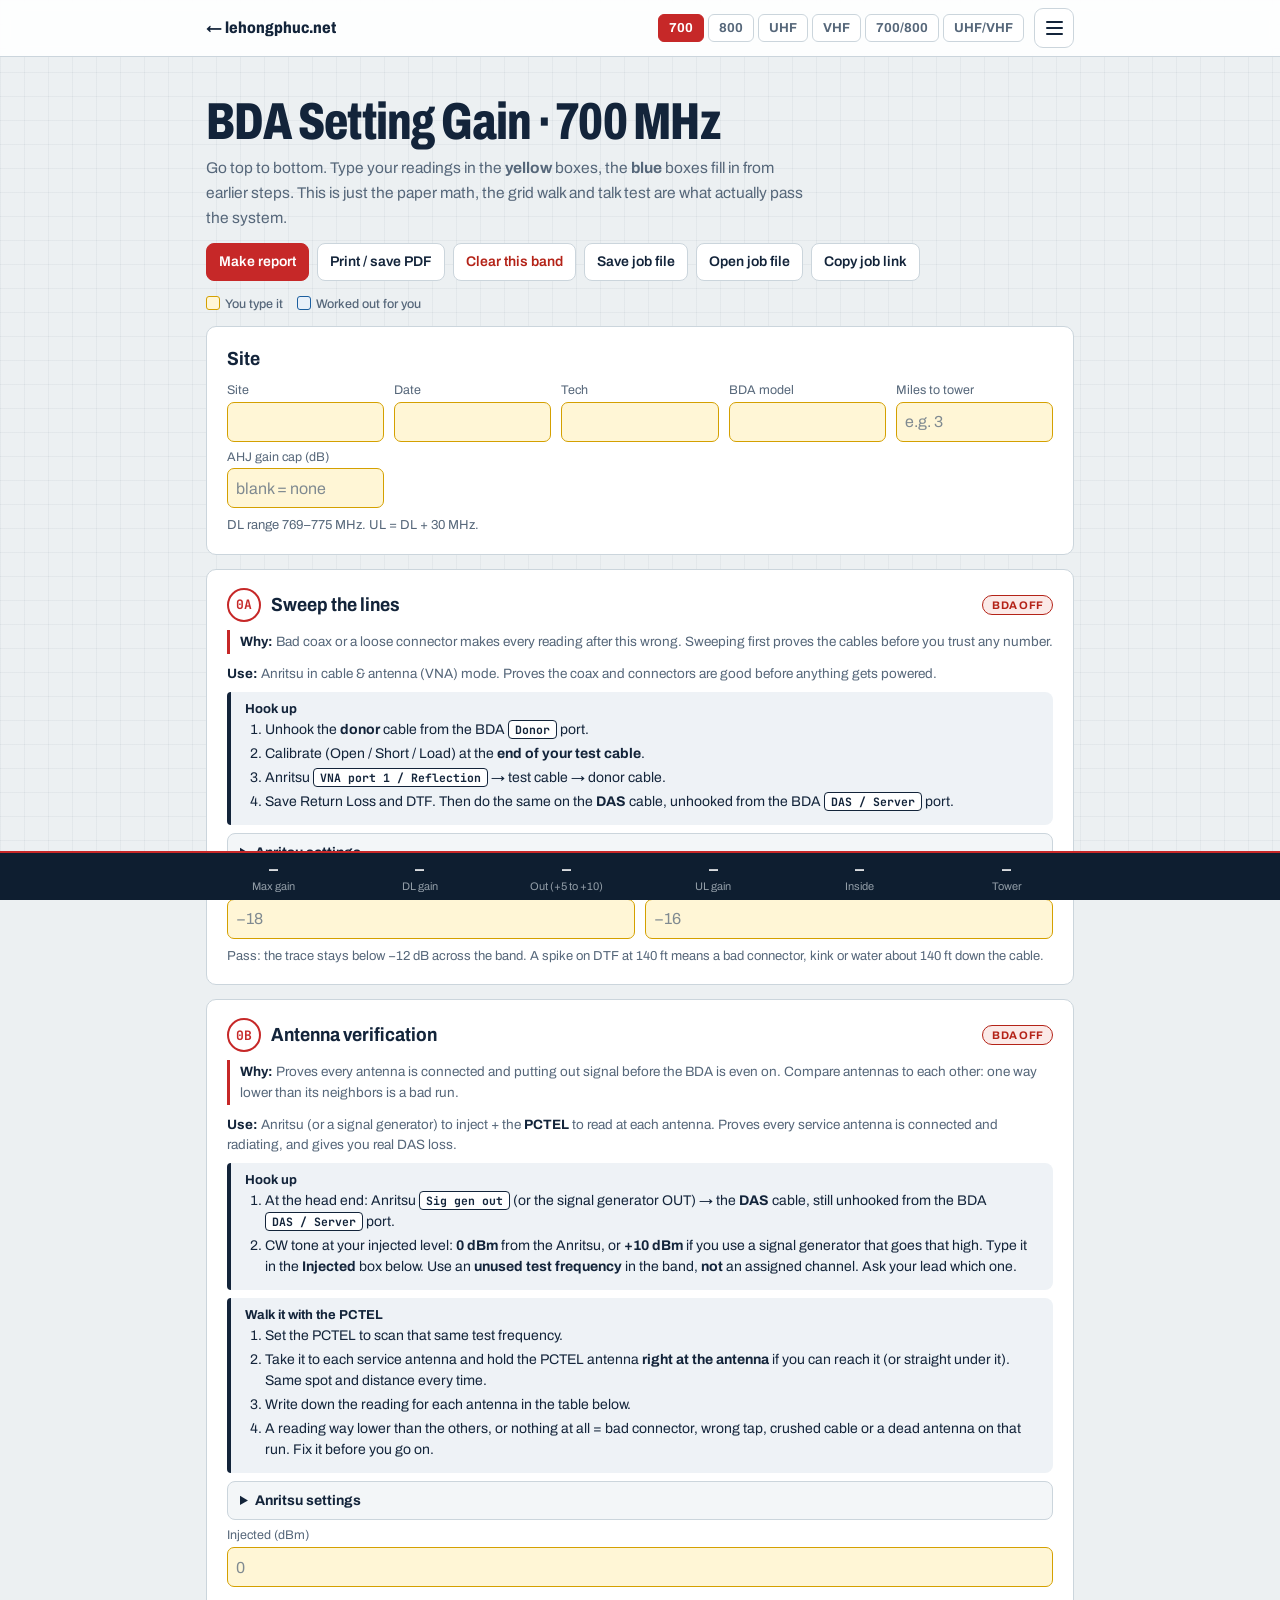
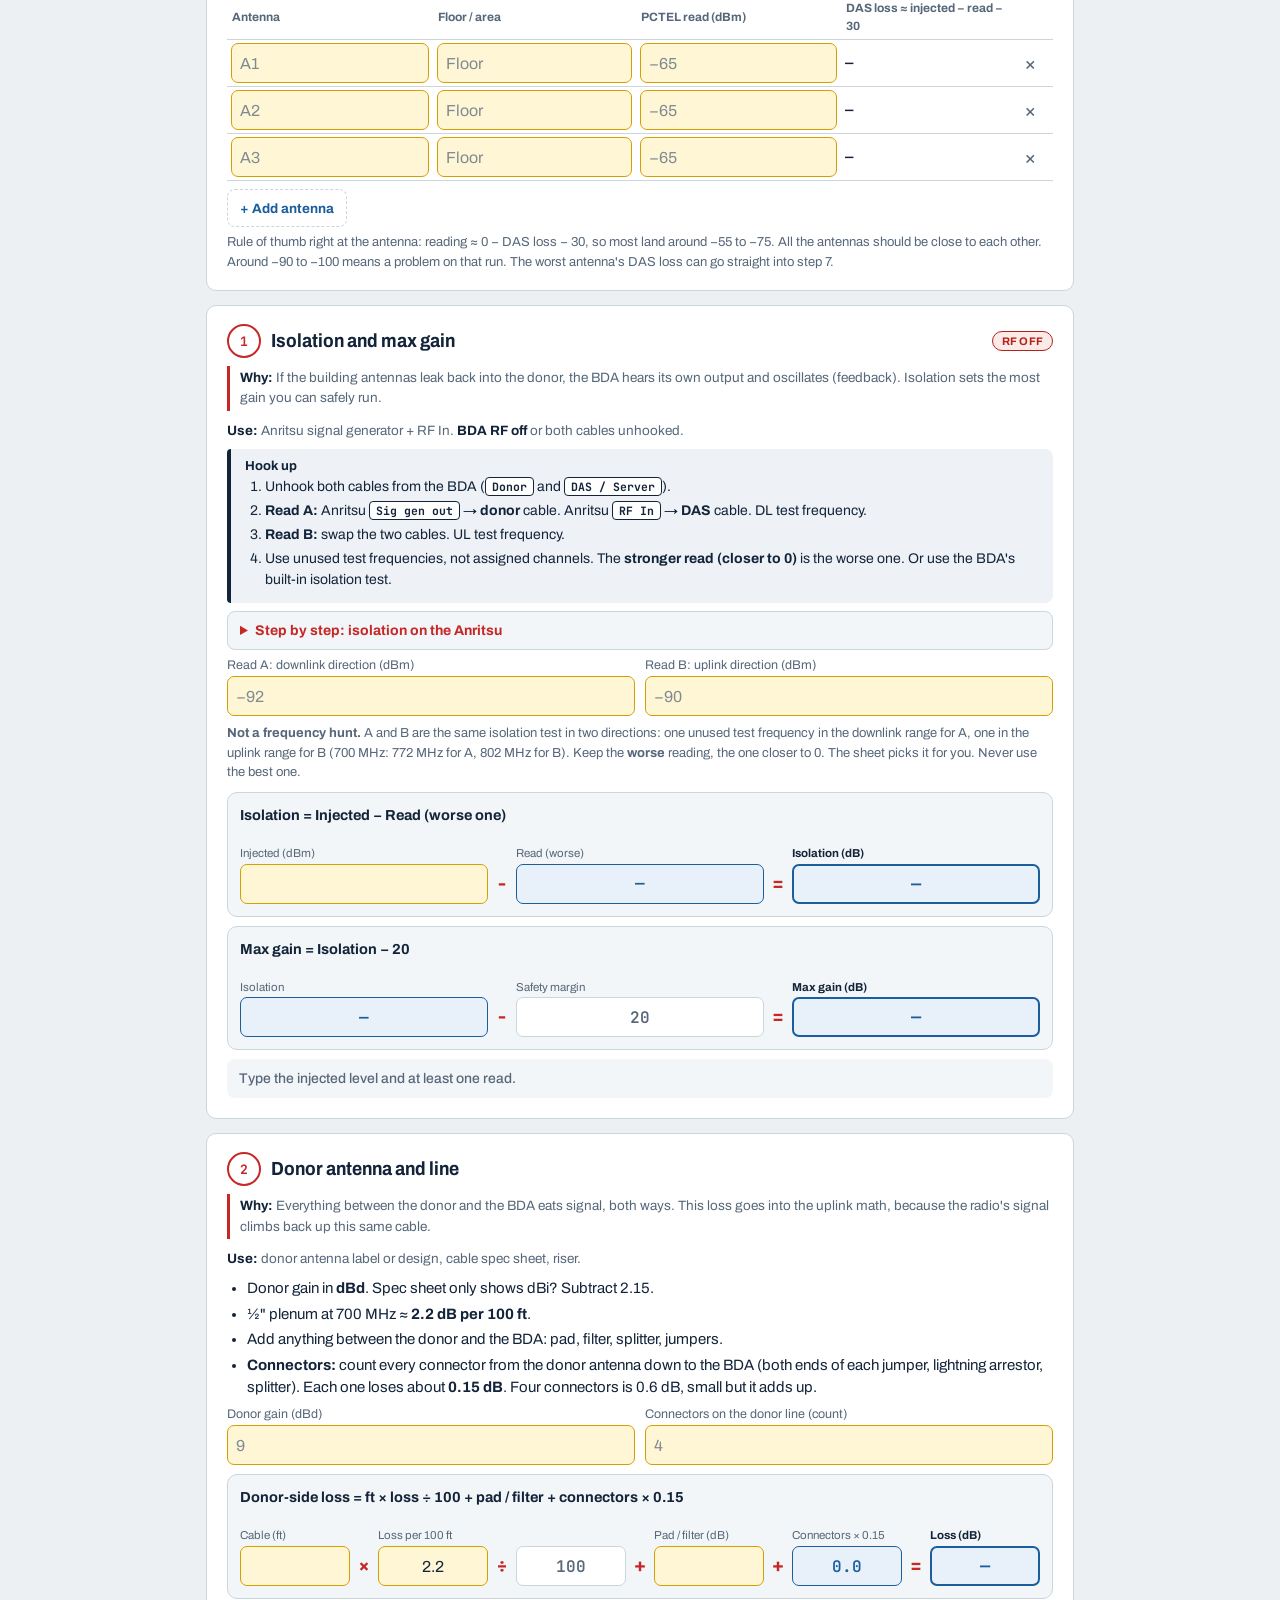
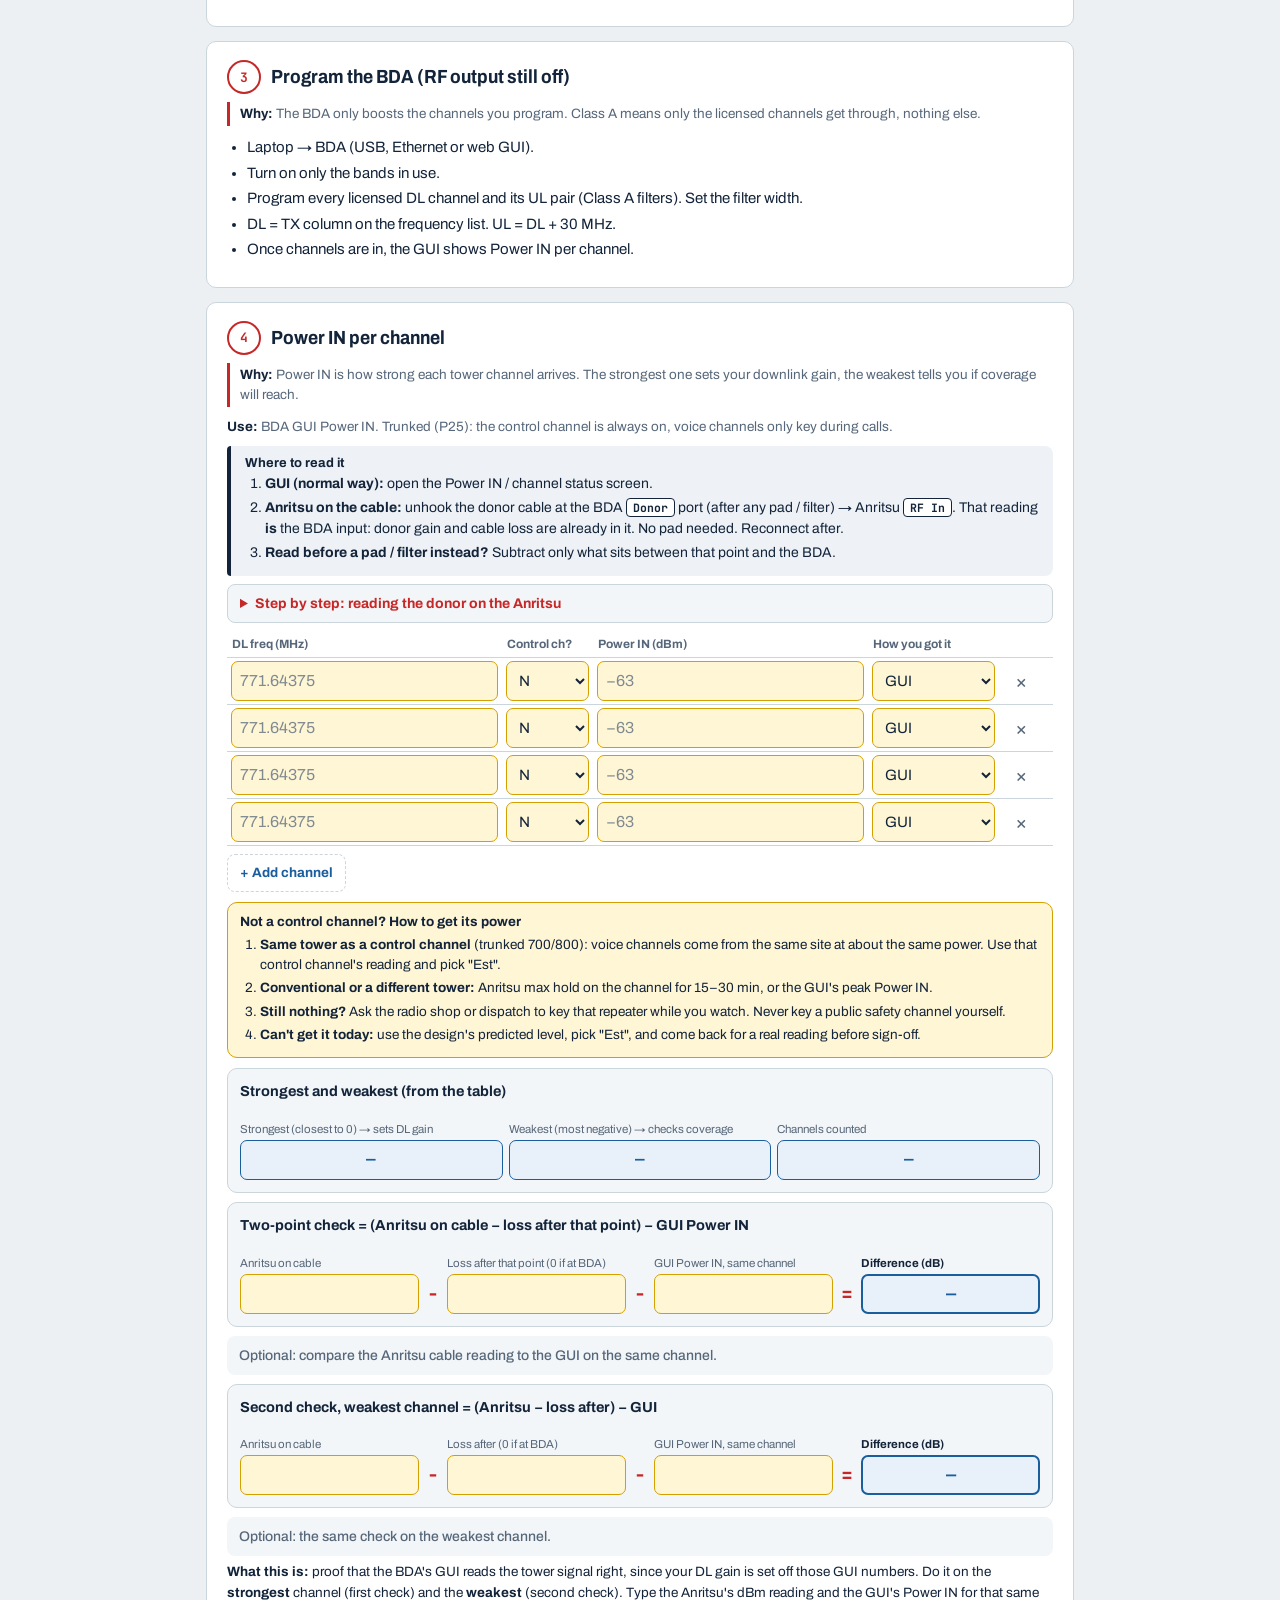
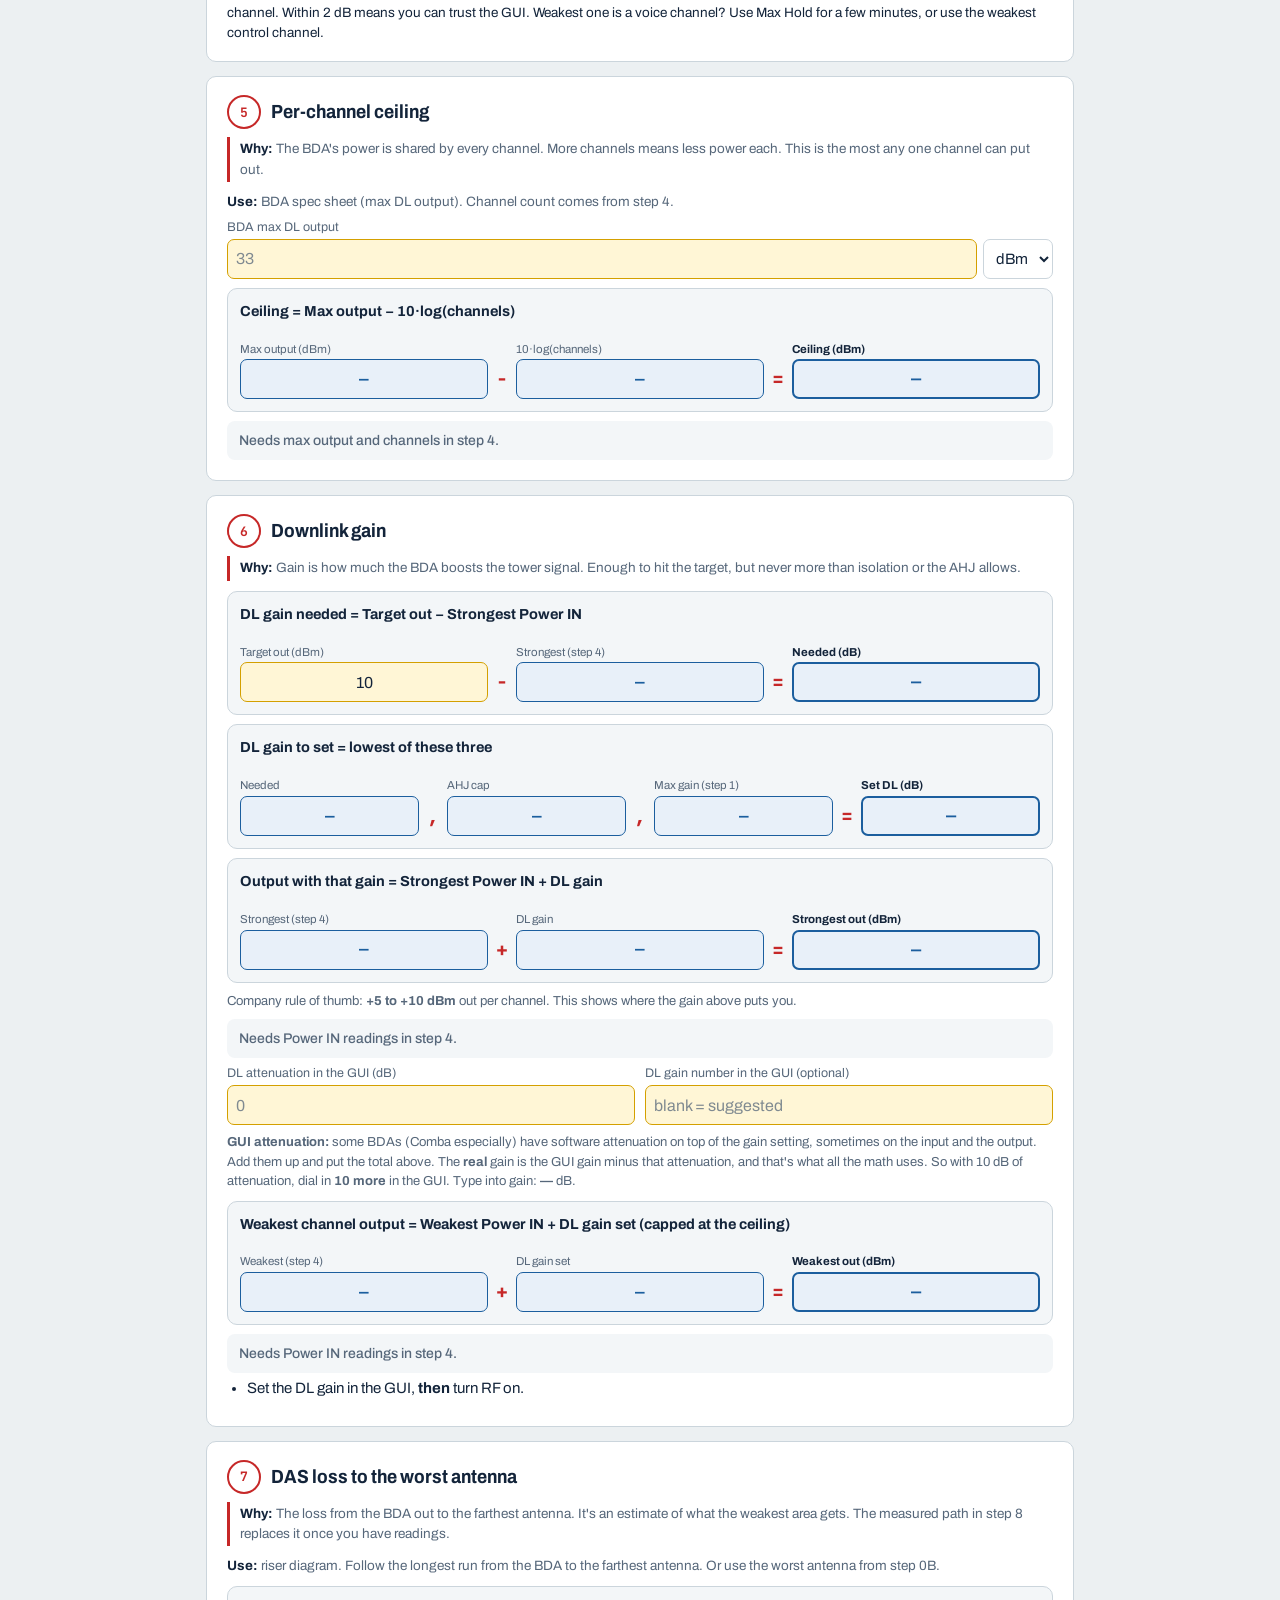
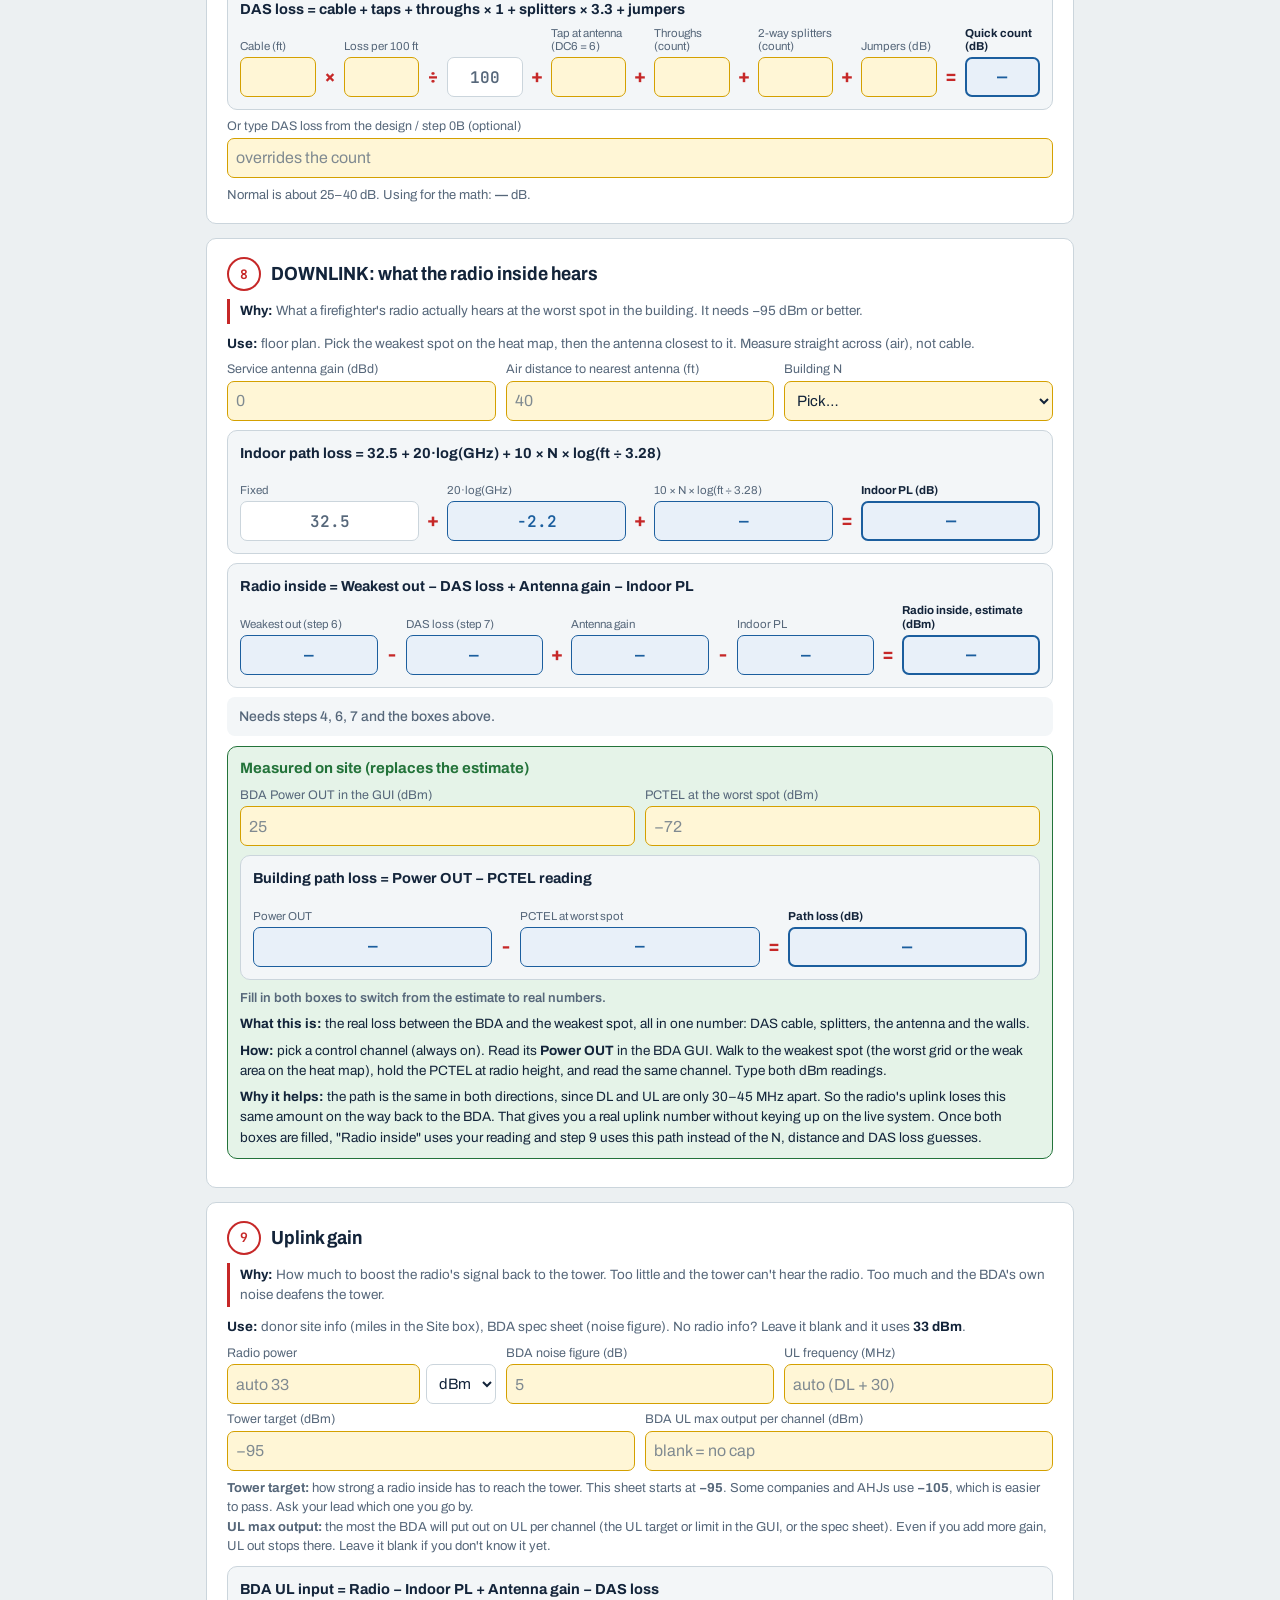
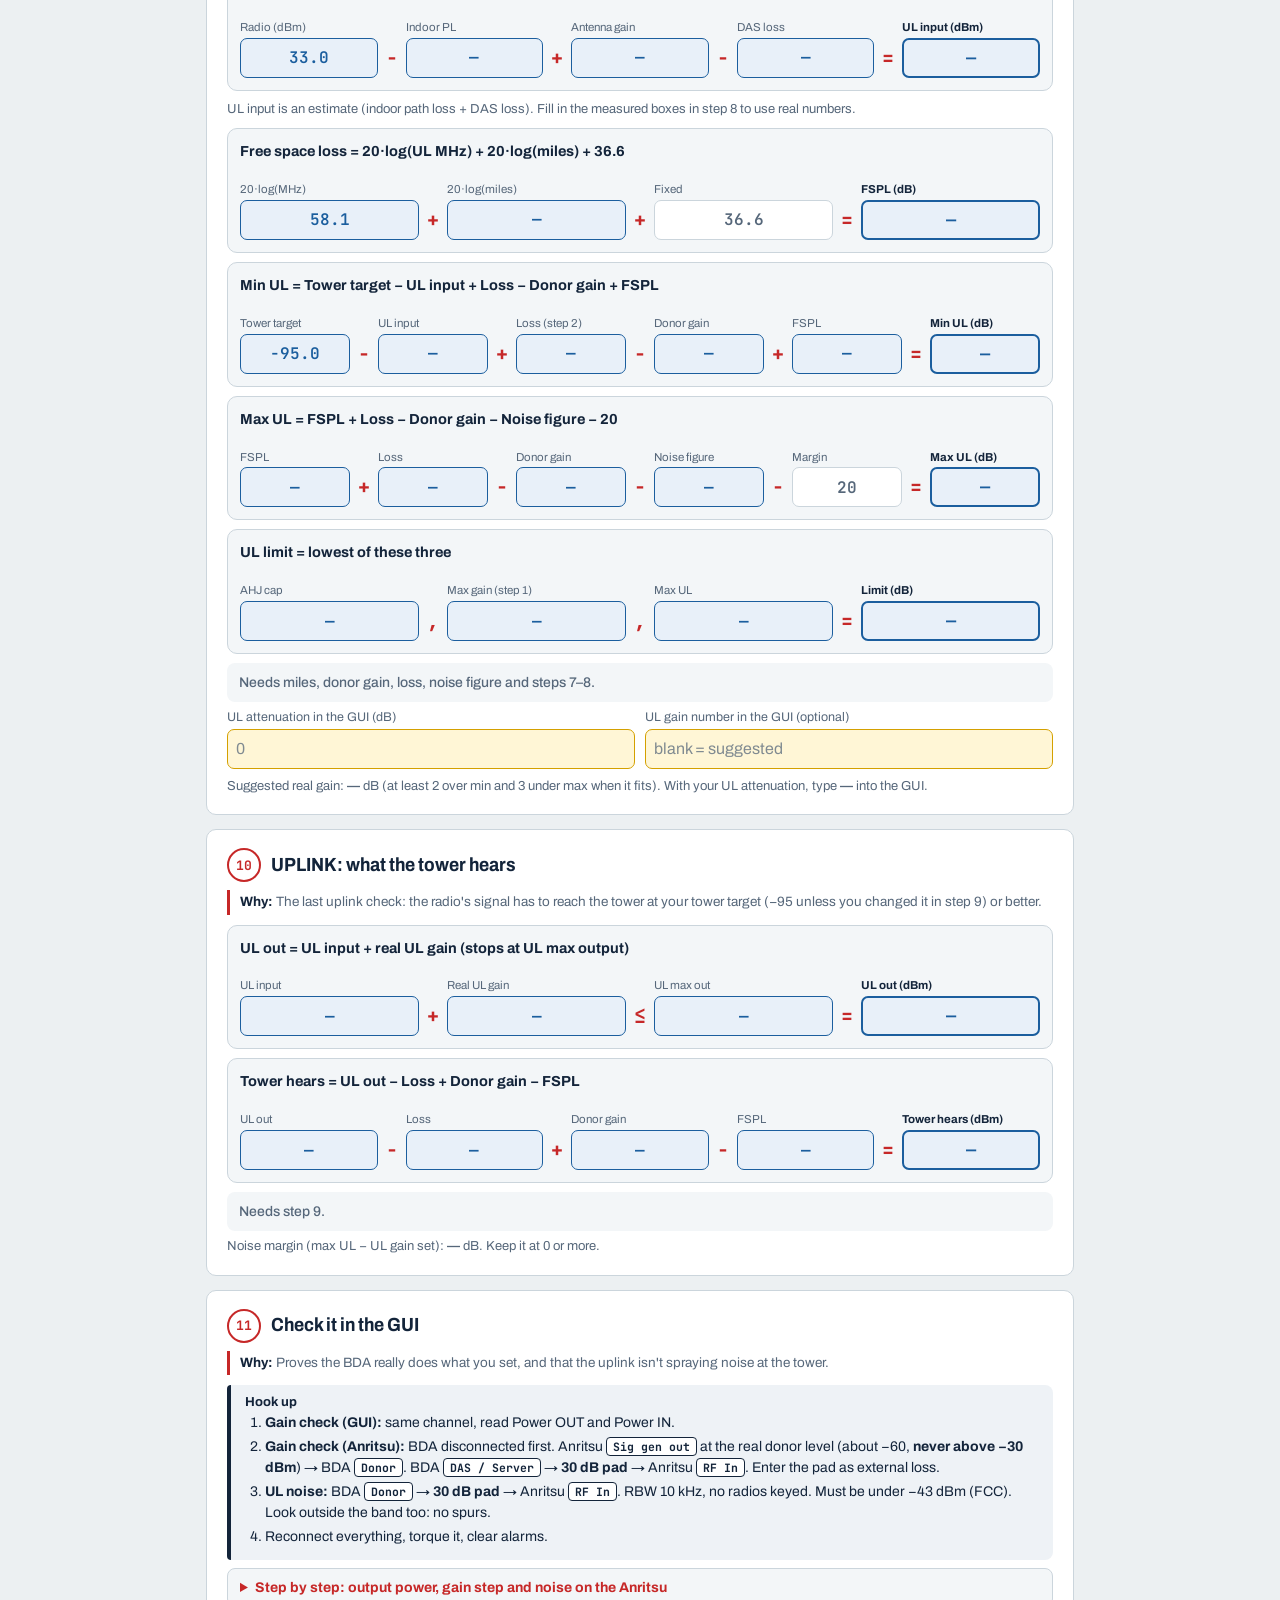
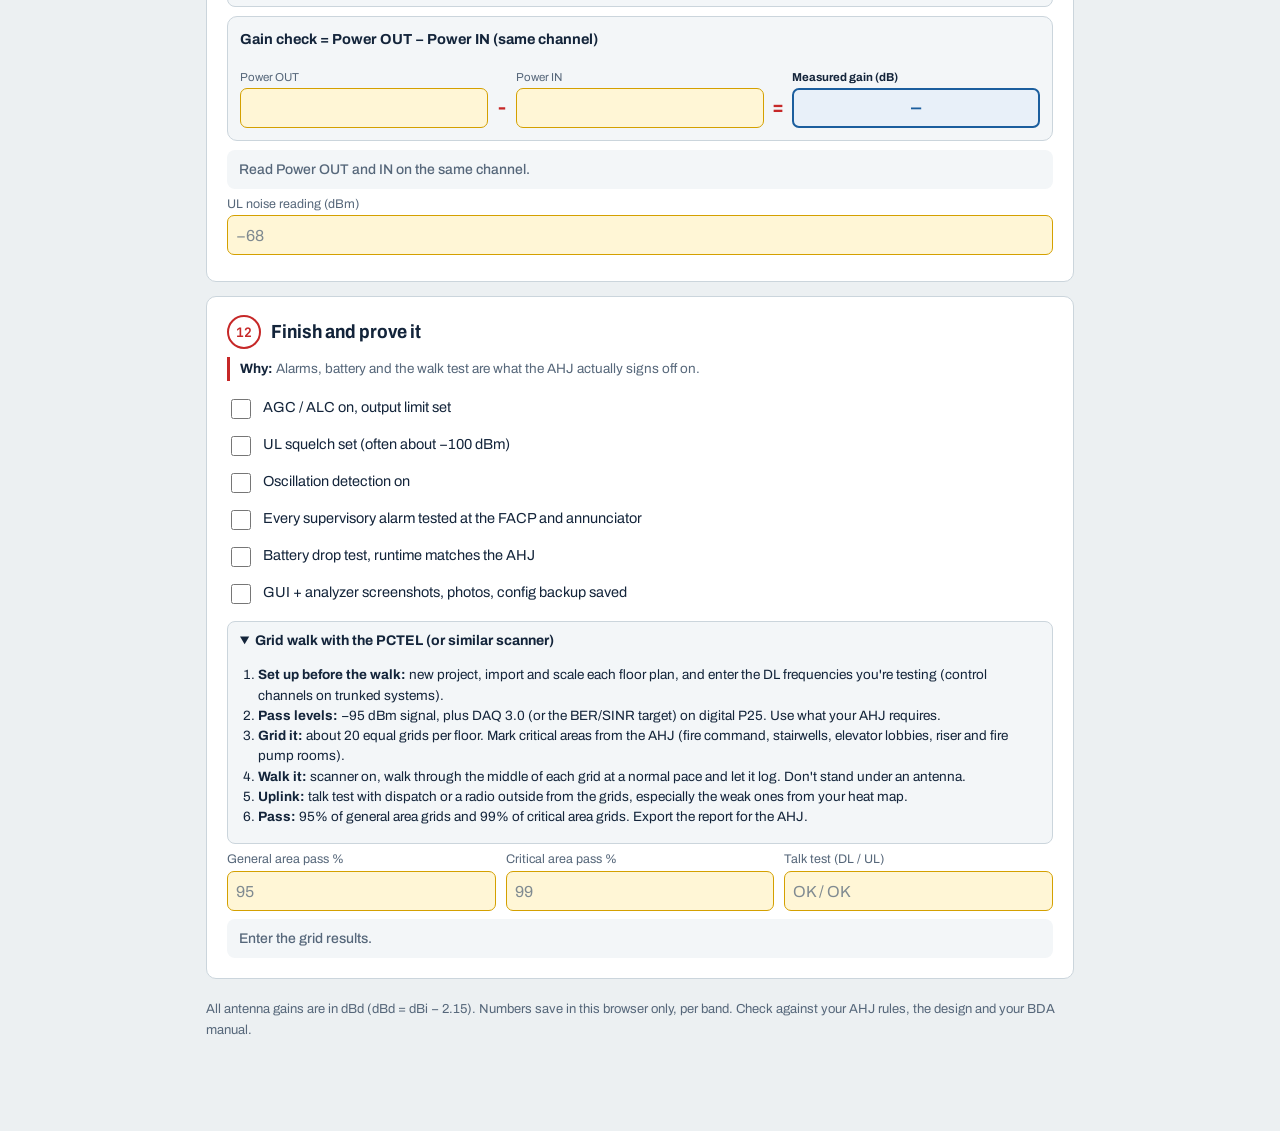
<file: 700/index.html>
<!doctype html>
<html lang="en">
<head>
<meta charset="utf-8">
<meta name="viewport" content="width=device-width, initial-scale=1, viewport-fit=cover">
<title>BDA Setting Gain · 700 MHz</title>
<meta name="description" content="Step-by-step BDA commissioning worksheet for 700 MHz: how to hook up the Anritsu, where to get each reading, and the math for DL and UL gain.">
<link rel="preconnect" href="https://fonts.googleapis.com">
<link rel="preconnect" href="https://fonts.gstatic.com" crossorigin>
<link rel="stylesheet" href="https://fonts.googleapis.com/css2?family=IBM+Plex+Sans:wght@400;500;600;700&family=IBM+Plex+Mono:wght@500;600&display=swap">
<style>
:root{
  --bg:#f3f5f6; --card:#fff; --ink:#151b20; --muted:#5d6b75; --line:#d5dce0; --soft:#f6f8f9;
  --in-bg:#fff8e6; --in-line:#d9a520; --calc-bg:#eaf1fa; --calc:#1f5fa8; --accent:#cf5d16;
  --hook-bg:#eef2f6; --ok:#2e7a33; --ok-bg:#e9f5ea; --bad:#b3261e; --bad-bg:#fbecea; --warn:#8a6100; --warn-bg:#fdf3dc;
  --sans:"IBM Plex Sans",system-ui,-apple-system,"Segoe UI",sans-serif; --mono:"IBM Plex Mono",ui-monospace,Menlo,monospace;
}
@media (prefers-color-scheme: dark){:root{
  --bg:#0f1418; --card:#171e24; --ink:#e6ecef; --muted:#9aa8b1; --line:#2a343b; --soft:#1b2329;
  --in-bg:#2a2412; --in-line:#c99a1e; --calc-bg:#182838; --calc:#7fb6f2; --accent:#f08a46;
  --hook-bg:#1c252c; --ok:#79c77d; --ok-bg:#16291a; --bad:#f08a80; --bad-bg:#33191a; --warn:#e2b552; --warn-bg:#2e2510; color-scheme:dark}}
*{box-sizing:border-box}
body{margin:0;background:var(--bg);color:var(--ink);font:15px/1.5 var(--sans)}
a{color:var(--calc)}
.wrap{max-width:900px;margin:0 auto;padding:18px max(16px,env(safe-area-inset-left,0px)) 90px}
/* top */
.top{position:sticky;top:0;z-index:20;background:color-mix(in srgb,var(--bg) 92%,transparent);backdrop-filter:blur(8px);border-bottom:1px solid var(--line)}
.top .in{max-width:900px;margin:0 auto;padding:8px max(16px,env(safe-area-inset-left,0px));display:flex;align-items:center;gap:10px}
.top .home{font-weight:700;text-decoration:none;color:var(--ink);margin-right:auto;white-space:nowrap}
.bands{display:flex;gap:4px}
.bands a{font:600 13px var(--mono);text-decoration:none;color:var(--muted);border:1px solid var(--line);border-radius:7px;padding:5px 9px;background:var(--card)}
.bands a[aria-current="page"]{background:var(--ink);color:var(--card);border-color:var(--ink)}
.burger{flex:none;width:40px;height:40px;border:1px solid var(--line);border-radius:9px;background:var(--card);color:var(--ink);cursor:pointer;display:grid;place-items:center;position:relative}
.burger i,.burger i::before,.burger i::after{display:block;width:17px;height:2px;background:currentColor;border-radius:2px;position:relative}
.burger i::before,.burger i::after{content:"";position:absolute;left:0}.burger i::before{top:-6px}.burger i::after{top:6px}
.menu{position:absolute;right:max(16px,env(safe-area-inset-right,0px));top:54px;width:min(300px,calc(100vw - 32px));background:var(--card);border:1px solid var(--line);border-radius:12px;padding:8px;box-shadow:0 10px 30px rgba(0,0,0,.18);display:none}
.menu.open{display:block}
.menu .lbl{font:500 11px var(--mono);letter-spacing:.12em;text-transform:uppercase;color:var(--muted);padding:8px 10px 4px}
.menu a{display:block;padding:9px 10px;border-radius:8px;text-decoration:none;color:var(--ink)}
.menu a:hover{background:var(--soft)} .menu a small{display:block;color:var(--muted);font-size:12.5px}
@media (max-width:560px){.bands{display:none}}
header h1{font-size:clamp(26px,5vw,34px);line-height:1.1;margin:14px 0 4px}
header p{color:var(--muted);margin:0 0 12px;max-width:68ch}
.tools{display:flex;gap:8px;flex-wrap:wrap;margin:0 0 14px}
.tools button{font:600 14px var(--sans);min-height:38px;padding:6px 12px;border-radius:8px;border:1px solid var(--line);background:var(--card);color:var(--ink);cursor:pointer}
.tools button.danger{color:var(--bad)}.tools button.primary{background:var(--accent);color:#fff;border-color:var(--accent)}
.legend{display:flex;gap:14px;flex-wrap:wrap;font-size:12.5px;color:var(--muted);margin-bottom:12px}
.legend span::before{content:"";display:inline-block;width:12px;height:12px;border-radius:3px;margin-right:5px;vertical-align:-2px}
.legend .l1::before{background:var(--in-bg);border:1.5px solid var(--in-line)} .legend .l2::before{background:var(--calc-bg);border:1.5px solid var(--calc)}
/* cards */
.card{background:var(--card);border:1px solid var(--line);border-radius:12px;padding:14px 16px;margin-bottom:12px}
.card h2{font-size:17px;margin:0 0 6px;display:flex;align-items:center;gap:9px;flex-wrap:wrap}
.card h2 .n{display:inline-grid;place-items:center;min-width:30px;height:26px;padding:0 6px;border-radius:6px;background:var(--ink);color:var(--card);font:600 13px var(--mono)}
.tag{margin-left:auto;font:600 11px var(--mono);border:1px solid var(--line);border-radius:999px;padding:2px 8px;color:var(--muted)}
.tag.off{color:var(--bad);border-color:var(--bad)}
.use{font-size:13.5px;color:var(--muted);margin:0 0 8px}.use b{color:var(--ink)}
.ins{margin:4px 0 8px;padding-left:20px}.ins li{margin:3px 0}
.hook{background:var(--hook-bg);border-left:4px solid var(--ink);border-radius:6px;padding:8px 12px;margin:8px 0;font-size:14px}
.hook .t{font:600 11.5px var(--mono);letter-spacing:.08em;text-transform:uppercase;margin-bottom:3px}
.hook ol{margin:0;padding-left:20px}.hook li{margin:3px 0}
details.how{border:1px solid var(--line);border-radius:8px;margin:8px 0;background:var(--soft)}
details.how summary{cursor:pointer;padding:8px 12px;font-weight:600;font-size:14px}
details.how .b{padding:0 12px 10px;font-size:13.5px}
table.set{border-collapse:collapse;width:100%;font-size:13px}
table.set td{border-top:1px solid var(--line);padding:5px 6px;vertical-align:top}
table.set td:first-child{font-weight:600;width:34%}
.port{display:inline-block;border:1.4px solid currentColor;border-radius:4px;padding:0 5px;font:600 12px var(--mono);white-space:nowrap}
/* fields */
.fields{display:grid;grid-template-columns:repeat(auto-fit,minmax(150px,1fr));gap:8px 10px;margin:8px 0}
.fld{display:flex;flex-direction:column;gap:3px;min-width:0}
.fld label{font-size:12.5px;color:var(--muted);line-height:1.25}
.fld .row{display:flex;gap:6px}
input,select{font:16px var(--mono);min-height:40px;width:100%;min-width:0;padding:6px 8px;border-radius:7px;border:1.5px solid var(--in-line);background:var(--in-bg);color:var(--ink)}
select{font-family:var(--sans);font-size:15px}
.fld .row select{width:auto;flex:none;border-color:var(--line);background:var(--card)}
input::placeholder{color:var(--muted);opacity:.75}
/* equations */
.eq{border:1.5px dashed var(--line);border-radius:10px;padding:9px 10px;margin:9px 0;background:var(--soft)}
.eq .f{font-weight:600;font-size:14px;margin-bottom:6px}
.eq .row{display:flex;align-items:flex-end;gap:6px}
.eq .cell{flex:1 1 0;min-width:0;display:flex;flex-direction:column;gap:3px}
.eq .cell .lb{font-size:11.5px;color:var(--muted);line-height:1.2;min-height:28px;display:flex;align-items:flex-end}
.eq .cell .v{min-height:40px;border-radius:7px;display:flex;align-items:center;justify-content:center;font:600 16px var(--mono);border:1.5px solid var(--line);background:var(--card);padding:0 4px;overflow:hidden;white-space:nowrap}
.eq .cell .v.calc{background:var(--calc-bg);border-color:var(--calc);color:var(--calc)}
.eq .cell .v.fixed{color:var(--muted)}
.eq .cell input{text-align:center}
.eq .cell.res .v{border-width:2.5px;border-color:var(--calc);background:var(--calc-bg);color:var(--calc);font-size:17px}
.eq .cell.res .lb{font-weight:700;color:var(--ink)}
.eq .op{flex:none;font:700 20px var(--mono);padding-bottom:7px;width:16px;text-align:center;color:var(--muted)}
@media (max-width:640px){
  .eq .row{flex-wrap:wrap}
  .eq .cell{flex:1 1 calc(50% - 24px)}
  .eq .op{width:12px}
  .eq .cell.res{flex-basis:100%}
  .eq .op.eqs{display:none}
}
.verdict{border-radius:8px;padding:7px 10px;font-weight:600;font-size:14px;margin:8px 0 2px}
.verdict.ok{background:var(--ok-bg);color:var(--ok)} .verdict.bad{background:var(--bad-bg);color:var(--bad)} .verdict.warn{background:var(--warn-bg);color:var(--warn)} .verdict.na{background:var(--soft);color:var(--muted);font-weight:500}
.note{font-size:13px;color:var(--muted);margin:6px 0 0}
.rule{border:1.5px solid var(--in-line);background:var(--in-bg);border-radius:8px;padding:9px 12px;margin:10px 0;font-size:13.5px}
.rule b.t{display:block;margin-bottom:3px}
.rule ol{margin:0;padding-left:20px}.rule li{margin:3px 0}
/* tables */
.tw{overflow-x:auto;margin:8px 0}
table.grid{border-collapse:collapse;width:100%;min-width:520px}
table.grid th{font-size:12px;text-align:left;color:var(--muted);font-weight:600;padding:4px 5px;border-bottom:1px solid var(--line)}
table.grid td{padding:3px 4px;border-bottom:1px solid var(--line)}
table.grid td.out{font:600 14px var(--mono);white-space:nowrap}
table.grid .x{border:0;background:none;color:var(--muted);font-size:20px;cursor:pointer;min-height:36px;min-width:36px}
button.add{font:600 13.5px var(--sans);border:1px dashed var(--line);background:none;color:var(--calc);border-radius:8px;padding:7px 12px;cursor:pointer;min-height:38px}
.chk{display:flex;gap:9px;align-items:flex-start;padding:6px 0;font-size:14.5px}
.chk input{width:20px;height:20px;min-height:0;flex:none;margin-top:2px;accent-color:var(--ok)}
/* result bar */
#bar{position:fixed;left:0;right:0;bottom:0;z-index:15;background:var(--card);border-top:1px solid var(--line);box-shadow:0 -6px 18px rgba(0,0,0,.1)}
#bar .in{max-width:900px;margin:0 auto;display:grid;grid-template-columns:repeat(6,minmax(0,1fr));gap:4px;padding:7px max(12px,env(safe-area-inset-left,0px)) calc(7px + env(safe-area-inset-bottom,0px))}
#bar div{text-align:center;font-size:11px;color:var(--muted);line-height:1.2}
#bar b{display:block;font:600 15px var(--mono);color:var(--ink)}
#bar .ok b{color:var(--ok)} #bar .bad b{color:var(--bad)}#bar .warn b{color:#B7791F}@media (max-width:640px){#bar .rg{display:none}}@media (max-width:420px){#bar b{font-size:13px}#bar div{font-size:10px}#bar .in{gap:2px;padding-left:6px;padding-right:6px}}
footer{font-size:13px;color:var(--muted);margin-top:20px}
:focus-visible{outline:2px solid var(--calc);outline-offset:2px}
@media print{
  .top,#bar,.tools,button.add,table.grid .x{display:none!important}
  body{background:#fff;color:#000;font-size:11px}
  .card{break-inside:avoid;border-color:#999}
  details.how{display:none}
  .wrap{padding:0}
}
</style>
<style id="look-refresh">
@import url('https://fonts.googleapis.com/css2?family=Archivo:wdth,wght@62..125,400..800&family=JetBrains+Mono:wght@500;600;700&display=swap');
/* ===== Look refresh: riser-drawing blueprint, fire-red callouts. Styling only, no content changes. ===== */
:root{
  --bg:#ECF0F2; --card:#FFFFFF; --paper:#FFFFFF; --ink:#13243A; --muted:#56677A; --line:#CBD5DC; --soft:#F3F6F8; --fixed-bg:#F1F4F6;
  --accent:#C62828; --signal:#C62828; --link:#1B5E9E; --calc:#1B5E9E; --ans:#1B5E9E; --calc-bg:#E8F0F9; --ans-bg:#E8F0F9;
  --in-bg:#FFF6D6; --in-line:#D4A000; --hook-bg:#EEF2F6;
  --ok:#23733A; --ok-bg:#E5F3E8; --bad:#B42318; --bad-bg:#FBEAE8; --warn:#8A5A00; --warn-bg:#FDF2D8;
  --gain:#23733A; --gain-bg:#EAF5EC; --loss:#B42318; --loss-bg:#FBEDEB;
  --grid:rgba(19,36,58,.045); --panel:#0E1E30;
  --sans:"Archivo",system-ui,-apple-system,"Segoe UI",sans-serif; --body:var(--sans); --display:var(--sans); --font-ui:var(--sans);
  --mono:"JetBrains Mono",ui-monospace,Menlo,monospace; --font-num:var(--mono);
}
@media (prefers-color-scheme: dark){:root:not([data-theme="light"]){
  --bg:#0D1823; --card:#132131; --paper:#132131; --ink:#E4EBF1; --muted:#93A4B4; --line:#24364A; --soft:#182A3C; --fixed-bg:#192B3D;
  --accent:#F0614F; --signal:#F0614F; --link:#79B4F2; --calc:#79B4F2; --ans:#79B4F2; --calc-bg:#16293F; --ans-bg:#16293F;
  --in-bg:#2A2410; --in-line:#CDA22B; --hook-bg:#172839;
  --ok:#76C98A; --ok-bg:#15291C; --bad:#F28B7F; --bad-bg:#33191A; --warn:#E6C26B; --warn-bg:#2E2510;
  --gain:#76C98A; --gain-bg:#16291C; --loss:#F28B7F; --loss-bg:#301B1B;
  --grid:rgba(140,180,220,.05); color-scheme:dark}}
:root[data-theme="dark"]{
  --bg:#0D1823; --card:#132131; --paper:#132131; --ink:#E4EBF1; --muted:#93A4B4; --line:#24364A; --soft:#182A3C; --fixed-bg:#192B3D;
  --accent:#F0614F; --signal:#F0614F; --link:#79B4F2; --calc:#79B4F2; --ans:#79B4F2; --calc-bg:#16293F; --ans-bg:#16293F;
  --in-bg:#2A2410; --in-line:#CDA22B; --hook-bg:#172839;
  --ok:#76C98A; --ok-bg:#15291C; --bad:#F28B7F; --bad-bg:#33191A; --warn:#E6C26B; --warn-bg:#2E2510;
  --gain:#76C98A; --gain-bg:#16291C; --loss:#F28B7F; --loss-bg:#301B1B; --grid:rgba(140,180,220,.05); color-scheme:dark}
body{background-color:var(--bg);
  background-image:linear-gradient(var(--grid) 1px,transparent 1px),linear-gradient(90deg,var(--grid) 1px,transparent 1px);
  background-size:24px 24px;background-attachment:fixed;-webkit-font-smoothing:antialiased;text-rendering:optimizeLegibility}
input,select,button{font-family:var(--sans)}
a{text-underline-offset:3px}
.burger{background:var(--card)}
.menu{border-radius:10px;box-shadow:0 18px 40px -12px rgba(13,24,35,.35)}
.menu .lbl{font:700 12px/1.3 var(--sans);letter-spacing:.01em;text-transform:none;color:var(--accent)}
.menu a{font-weight:600}
.menu a small{font-weight:400}
.menu a[aria-current="page"]{background:var(--soft);box-shadow:inset 3px 0 0 var(--accent)}
@media print{body{background-image:none}}

.top{background:color-mix(in srgb,var(--card) 90%,transparent)}
.top .home{font-weight:800;font-stretch:85%;font-size:16px}
.bands a{font:700 13px var(--sans);border-radius:6px;padding:6px 10px}
.bands a[aria-current="page"]{background:var(--accent);border-color:var(--accent);color:#fff}
header h1{font-weight:800;font-stretch:72%;font-size:clamp(34px,6.5vw,52px);line-height:.95;letter-spacing:-.015em;margin:22px 0 10px}
header p{font-size:15.5px;line-height:1.6}
.tools button{font-weight:600;border-radius:8px}
.legend{font-weight:500}
.card{border-radius:10px;padding:18px 20px;margin-bottom:14px}
.card h2{font-size:19px;font-weight:700;font-stretch:90%;gap:10px;margin-bottom:10px}
.card h2 .n{background:transparent;color:var(--accent);border:2px solid var(--accent);border-radius:999px;min-width:34px;height:34px;padding:0 7px;font:700 13px var(--mono)}
.tag{font:700 11px var(--sans);letter-spacing:.02em;padding:3px 9px}
.tag.off{background:var(--bad-bg)}
.hook{border-left-color:var(--ink);border-radius:4px 8px 8px 4px;padding:10px 14px}
.hook .t{font:700 13px var(--sans);letter-spacing:0;text-transform:none;color:var(--ink)}
.port{font:700 11.5px var(--mono);border-radius:4px;padding:1px 6px;background:var(--card)}
details.how summary{font-weight:700}
.eq{border:1px solid var(--line);border-radius:10px;padding:12px;background:var(--soft)}
.eq .f{font-weight:700;font-size:14.5px}
.eq .op{color:var(--accent)}
.verdict{border-radius:8px;padding:9px 12px}
.rule{border-radius:10px}
table.grid th{font-weight:700}
button.add{font-weight:700}
#bar{background:var(--panel);border-top:2px solid var(--accent);box-shadow:none}
#bar div{color:rgba(228,235,241,.62)}
#bar b{color:#fff}
#bar .ok b{color:#7BD88F} #bar .bad b{color:#FF8A80}#bar .warn b{color:#FFD166}
footer{line-height:1.6}
.jmsg{align-self:center;font-size:13.5px;font-weight:600;color:var(--ok)}
table.grid select{min-width:66px;width:100%;padding:6px 24px 6px 8px}

@media (max-width:560px){
  #step-4 .tw,#step-0B .tw{overflow:visible}
  #step-4 table.grid,#step-0B table.grid,.duo #step-4 table.grid{min-width:0!important;table-layout:auto}
  #step-4 table.grid tr:first-child,#step-0B table.grid tr:first-child{display:none}
  #step-4 table.grid tr,#step-0B table.grid tr{display:grid;gap:6px 8px;padding:8px 0;border-bottom:1px solid var(--line);align-items:end}
  #step-4 table.grid tr{grid-template-columns:1fr 76px 36px;grid-template-areas:"f c x" "p s s"}
  #step-0B table.grid tr{grid-template-columns:1fr 1fr 36px;grid-template-areas:"a l x" "r o o"}
  #step-4 table.grid td,#step-0B table.grid td{border:0;padding:0;display:flex;flex-direction:column;gap:3px;min-width:0}
  #step-4 table.grid td::before,#step-0B table.grid td::before{font-size:12px;color:var(--muted)}
  #step-4 td:nth-child(1){grid-area:f}#step-4 td:nth-child(1)::before{content:"DL freq (MHz)"}
  #step-4 td:nth-child(2){grid-area:c}#step-4 td:nth-child(2)::before{content:"Control ch?"}
  #step-4 td:nth-child(3){grid-area:p}#step-4 td:nth-child(3)::before{content:"Power IN (dBm)"}
  #step-4 td:nth-child(4){grid-area:s}#step-4 td:nth-child(4)::before{content:"How you got it"}
  #step-4 td:nth-child(5){grid-area:x;align-self:center}
  #step-0B td:nth-child(1){grid-area:a}#step-0B td:nth-child(1)::before{content:"Antenna"}
  #step-0B td:nth-child(2){grid-area:l}#step-0B td:nth-child(2)::before{content:"Floor / area"}
  #step-0B td:nth-child(3){grid-area:r}#step-0B td:nth-child(3)::before{content:"PCTEL read (dBm)"}
  #step-0B td:nth-child(4){grid-area:o;justify-content:flex-end}#step-0B td:nth-child(4)::before{content:"DAS loss"}
  #step-0B td:nth-child(5){grid-area:x;align-self:center}
}

.why{font-size:13.5px;color:var(--muted);margin:-2px 0 10px;border-left:3px solid var(--accent);padding:2px 0 2px 10px}
.why b{color:var(--ink)}
.measure{border:1.5px solid var(--ok);background:var(--ok-bg);border-radius:10px;padding:10px 12px;margin:10px 0}
.measure .t{display:block;color:var(--ok);margin-bottom:2px}
.explain{font-size:13.5px;margin:6px 0 0;color:var(--ink)}
.explain b{color:var(--ink)}
#m-src,[id^="m-src-"]{font-weight:600}
.guide{border-color:var(--accent)}.guide summary{color:var(--accent)}.gl{padding-left:20px;margin:6px 0}.gl li{margin:5px 0}
</style>
</head>
<body>
<div class="top"><div class="in">
  <a class="home" href="../">← lehongphuc.net</a>
  <nav class="bands" aria-label="Bands"><a href="../700/" aria-current="page">700</a><a href="../800/">800</a><a href="../uhf/">UHF</a><a href="../vhf/">VHF</a><a href="../700-800/">700/800</a><a href="../uhf-vhf/">UHF/VHF</a></nav>
  <button class="burger" id="burger" aria-label="Menu" aria-expanded="false" aria-controls="menu"><i></i></button>
  <nav class="menu" id="menu">
    <div class="lbl">BDA Setting Gain</div>
    <a href="../700/" aria-current="page">700 MHz<small>Step by step: Anritsu hookups, readings, math</small></a><a href="../800/">800 MHz<small>Step by step: Anritsu hookups, readings, math</small></a><a href="../uhf/">UHF<small>Step by step: Anritsu hookups, readings, math</small></a><a href="../vhf/">VHF<small>Step by step: Anritsu hookups, readings, math</small></a><a href="../700-800/">700/800 together<small>Dual-band BDA: both bands side by side</small></a><a href="../uhf-vhf/">UHF/VHF together<small>Dual-band BDA: both bands side by side</small></a>
    <div class="lbl">Practice and tools</div>
    <a href="../anritsu/">Anritsu step by step<small>Sweep, donor, isolation, antenna check</small></a>
    <a href="../report/">Commissioning report<small>Turn a worksheet into the Word report</small></a>
    <a href="../practice/">Practice sites<small>A random site every refresh</small></a>
    <a href="../calc/">Link Budget Calculator<small>Just the math, with practice scenarios</small></a>
    <a href="../">Home</a>
  </nav>
</div></div>

<div class="wrap">
<header>
  <h1>BDA Setting Gain · 700 MHz</h1>
  <p>Go top to bottom. Type your readings in the <b>yellow</b> boxes, the <b>blue</b> boxes fill in from earlier steps. This is just the paper math, the grid walk and talk test are what actually pass the system.</p>
</header>
<div class="tools">
  <button type="button" id="mkreport" class="primary">Make report</button>
  <button type="button" id="print">Print / save PDF</button>
  <button type="button" class="danger" id="clear">Clear this band</button>
</div>
<div class="legend"><span class="l1">You type it</span><span class="l2">Worked out for you</span></div>
<div id="app"></div>
<footer>All antenna gains are in dBd (dBd = dBi − 2.15). Numbers save in this browser only, per band. Check against your AHJ rules, the design and your BDA manual.</footer>
</div>
<div id="bar"><div class="in" id="barin"></div></div>

<script>
const BAND = {"key": "700", "slug": "700", "name": "700 MHz", "dl": "769–775 MHz", "ulrule": "UL = DL + 30 MHz", "sweep": "about 700–810 MHz", "cable": "2.2", "radio": 33, "cc": "Trunked (P25): the control channel is always on, voice channels only key during calls.", "fmid": 772, "uloff": 30, "fex": "771.64375", "dlStart": 769, "dlStop": 775, "ulph": "auto (DL + 30)"};
const KEY = 'bda-gain-'+BAND.key;
const $ = id => document.getElementById(id);
const L = Math.log10;
const isN = x => typeof x==='number' && isFinite(x);
const f1 = x => isN(x) ? (Math.round(x*10)/10).toFixed(1).replace('-','−') : '—';
const lowest = a => { a=a.filter(isN); return a.length?Math.min(...a):null; };
const DEF = () => ({site:{},s:{cl:BAND.cable,tgt:10},chans:[{},{},{},{}],ants:[{},{},{}],checks:{}});
let S; try{S=JSON.parse(localStorage.getItem(KEY))}catch(e){} if(!S||!S.s) S=DEF();
const save=()=>{try{localStorage.setItem(KEY,JSON.stringify(S))}catch(e){}};
const num = v => { if(v===''||v===null||v===undefined) return null; const n=Number(String(v).replace(/[−–]/g,'-')); return isFinite(n)?n:null; };
const g = k => num(S.s[k]);

/*CALC-START*/
function calc(s,chans,ants,band){
  const v=k=>num(s[k]); const o={};
  const ra=v('readA'), rb=v('readB'), inj=isN(v('inj'))?v('inj'):null;
  const reads=[ra,rb].filter(isN);
  o.readW=reads.length?Math.max(...reads):null;
  o.iso=(isN(inj)&&isN(o.readW))?inj-o.readW:null; o.mg=isN(o.iso)?o.iso-20:null;
  o.cap=v('cap');
  o.gd=v('gd');
  o.connL=(v('conn')||0)*0.15;
  o.loss=(isN(v('cft'))&&isN(v('cl')))?v('cft')*v('cl')/100+(v('pad')||0)+o.connL:null;
  const fs=chans.map(c=>num(c.f)).filter(isN), ps=chans.map(c=>num(c.p)).filter(isN);
  o.nch=fs.length; o.strong=ps.length?Math.max(...ps):null; o.weak=ps.length?Math.min(...ps):null;
  o.fdl=fs.length?Math.max(...fs):band.fmid;
  o.tp=(isN(v('tpA'))&&isN(v('tpG')))?v('tpA')-(v('tpLoss')||0)-v('tpG'):null;
  o.tp2=(isN(v('tpA2'))&&isN(v('tpG2')))?v('tpA2')-(v('tpLoss2')||0)-v('tpG2'):null;
  o.pmax=isN(v('pmax'))?(s.pmaxu==='W'?10*L(v('pmax')*1000):v('pmax')):null;
  o.tlog=o.nch>0?10*L(o.nch):null;
  o.ceil=(isN(o.pmax)&&isN(o.tlog))?o.pmax-o.tlog:null;
  o.tgt=isN(v('tgt'))?v('tgt'):10;
  o.need=isN(o.strong)?o.tgt-o.strong:null;
  o.dlsug=isN(o.need)?lowest([o.need,o.cap,o.mg]):null;
  o.dlatt=v('dlatt')||0; o.dlgui=isN(v('dlset'))?v('dlset'):(isN(o.dlsug)?o.dlsug+o.dlatt:null); o.dlset=isN(o.dlgui)?o.dlgui-o.dlatt:null;
  o.strongOut=(isN(o.strong)&&isN(o.dlset))?o.strong+o.dlset:null;
  o.rtLo=isN(o.strong)?5-o.strong:null; o.rtHi=isN(o.strong)?10-o.strong:null;
  o.weakOut=(isN(o.weak)&&isN(o.dlset))?(isN(o.ceil)?Math.min(o.weak+o.dlset,o.ceil):o.weak+o.dlset):null;
  o.dasq=(isN(v('dft'))&&isN(v('dl')))?v('dft')/100*v('dl')+(v('taps')||0)+(v('th')||0)*1+(v('sp')||0)*3.3+(v('jmp')||0):null;
  o.das=isN(v('dasOv'))?v('dasOv'):o.dasq;
  o.gs=v('gs'); o.N=v('N'); o.dr=v('dr');
  o.ghz=20*L(o.fdl/1000);
  o.wall=(isN(o.N)&&isN(o.dr)&&o.dr>0)?10*o.N*L(o.dr/3.28):null;
  o.pl=isN(o.wall)?32.5+o.ghz+o.wall:null;
  o.rx=(isN(o.weakOut)&&isN(o.das)&&isN(o.gs)&&isN(o.pl))?o.weakOut-o.das+o.gs-o.pl:null;
  o.pout=v('pout'); o.pwalk=v('pwalk'); o.mpath=(isN(o.pout)&&isN(o.pwalk))?o.pout-o.pwalk:null; o.rxEst=o.rx; if(isN(o.pwalk)) o.rx=o.pwalk;
  o.radio=isN(v('radio'))?(s.radiou==='W'?10*L(v('radio')*1000):v('radio')):band.radio;
  o.ulin=(isN(o.pl)&&isN(o.gs)&&isN(o.das))?o.radio-o.pl+o.gs-o.das:null;
  o.ulinEst=o.ulin; if(isN(o.mpath)) o.ulin=o.radio-o.mpath;
  o.ulf=isN(v('ulf'))?v('ulf'):(o.fdl+band.uloff);
  o.mhz=20*L(o.ulf); o.mi=v('mi'); o.milog=(isN(o.mi)&&o.mi>0)?20*L(o.mi):null;
  o.fspl=isN(o.milog)?o.mhz+o.milog+36.6:null;
  const okUL=isN(o.ulin)&&isN(o.loss)&&isN(o.gd)&&isN(o.fspl);
  o.ttgt=isN(v('ttgt'))?v('ttgt'):-95;
  o.mn=okUL?o.ttgt-o.ulin+o.loss-o.gd+o.fspl:null;
  o.ulneed=okUL?o.ttgt+o.loss-o.gd+o.fspl:null;
  o.nf=v('nf');
  o.mx=(isN(o.fspl)&&isN(o.loss)&&isN(o.gd)&&isN(o.nf))?o.fspl+o.loss-o.gd-o.nf-20:null;
  o.lim=isN(o.mx)?lowest([o.cap,o.mg,o.mx]):null;
  if(isN(o.lim)&&isN(o.mn)){let X=Math.min(o.lim,o.mx-3); if(X<o.mn) X=o.lim; if(Math.floor(X)>=o.mn) X=Math.floor(X); o.ulsug=X;} else o.ulsug=null;
  o.ulatt=v('ulatt')||0; o.ulgui=isN(v('ulset'))?v('ulset'):(isN(o.ulsug)?o.ulsug+o.ulatt:null); o.ulset=isN(o.ulgui)?o.ulgui-o.ulatt:null;
  o.ulmax=v('ulmax'); o.ulraw=(isN(o.ulin)&&isN(o.ulset))?o.ulin+o.ulset:null;
  o.ulout=isN(o.ulraw)?(isN(o.ulmax)?Math.min(o.ulraw,o.ulmax):o.ulraw):null;
  o.ulcapped=isN(o.ulmax)&&isN(o.ulraw)&&o.ulraw>o.ulmax+0.05; o.ulshort=isN(o.ulmax)&&isN(o.ulneed)&&o.ulneed>o.ulmax+0.05;
  o.tower=(okUL&&isN(o.ulout))?o.ulout-o.loss+o.gd-o.fspl:null;
  o.nzm=(isN(o.mx)&&isN(o.ulset))?o.mx-o.ulset:null;
  o.gchk=(isN(v('gOut'))&&isN(v('gIn')))?v('gOut')-v('gIn'):null;
  return o;
}
/*CALC-END*/

// ---------- rendering helpers ----------
const P = t => `<span class="port">${t}</span>`;
const inp = (k,ph='',scope='s') => `<input data-k="${scope}.${k}" id="i-${scope}-${k}" inputmode="decimal" placeholder="${ph}" value="${(S[scope][k]??'')}">`;
const fld = (k,label,ph='',extra='') => `<div class="fld"><label for="i-s-${k}">${label}</label>${extra||inp(k,ph)}</div>`;
// equation: terms [op,label,kind,val] kind: 'in' (key), 'calc' (output key), 'fixed' (text)
function eq(formula,terms,resLabel,resKey){
  let h=`<div class="eq"><div class="f">${formula}</div><div class="row">`;
  terms.forEach(([op,lb,kind,val],i)=>{
    if(i) h+=`<div class="op">${op}</div>`;
    let box;
    if(kind==='in') box=inp(val);
    else if(kind==='calc') box=`<div class="v calc" data-o="${val}">—</div>`;
    else box=`<div class="v fixed">${val}</div>`;
    h+=`<div class="cell"><div class="lb">${lb}</div>${box}</div>`;
  });
  return h+`<div class="op eqs">=</div><div class="cell res"><div class="lb">${resLabel}</div><div class="v" data-o="${resKey}">—</div></div></div></div>`;
}
const hook=(title,items)=>`<div class="hook"><div class="t">${title}</div><ol>${items.map(x=>`<li>${x}</li>`).join('')}</ol></div>`;
const how=(title,rows)=>`<details class="how"><summary>${title}</summary><div class="b"><table class="set">${rows.map(([a,b])=>`<tr><td>${a}</td><td>${b}</td></tr>`).join('')}</table></div></details>`;
const verdictBox=id=>`<div class="verdict na" id="v-${id}">Fill in the boxes above to see this.</div>`;
const card=(n,title,body,tag='')=>`<section class="card" id="step-${n}"><h2><span class="n">${n}</span>${title}${tag?`<span class="tag${tag==='RF OFF'||tag==='BDA OFF'?' off':''}">${tag}</span>`:''}</h2>${WHY[n]?`<p class="why"><b>Why:</b> ${WHY[n]}</p>`:''}${body}</section>`;
const chk=(k,t)=>`<label class="chk"><input type="checkbox" data-chk="${k}" ${S.checks[k]?'checked':''}><span>${t}</span></label>`;

const ISOEX={'700':'772 MHz for A, 802 MHz for B','800':'855 MHz for A, 810 MHz for B','UHF':'460.000 MHz for A, 465.000 MHz for B (check both are empty first)','VHF':'154.000 MHz for A and B (check it\'s empty first)'};
const isoNote=B=>`<b>Not a frequency hunt.</b> A and B are the same isolation test in two directions: one unused test frequency in the downlink range for A, one in the uplink range for B (${B.name}: ${ISOEX[B.key]}). Keep the <b>worse</b> reading, the one closer to 0. The sheet picks it for you. Never use the best one.`;
const WHY={'0A':"Bad coax or a loose connector makes every reading after this wrong. Sweeping first proves the cables before you trust any number.",
'0B':"Proves every antenna is connected and putting out signal before the BDA is even on. Compare antennas to each other: one way lower than its neighbors is a bad run.",
1:"If the building antennas leak back into the donor, the BDA hears its own output and oscillates (feedback). Isolation sets the most gain you can safely run.",
2:"Everything between the donor and the BDA eats signal, both ways. This loss goes into the uplink math, because the radio's signal climbs back up this same cable.",
3:"The BDA only boosts the channels you program. Class A means only the licensed channels get through, nothing else.",
4:"Power IN is how strong each tower channel arrives. The strongest one sets your downlink gain, the weakest tells you if coverage will reach.",
5:"The BDA's power is shared by every channel. More channels means less power each. This is the most any one channel can put out.",
6:"Gain is how much the BDA boosts the tower signal. Enough to hit the target, but never more than isolation or the AHJ allows.",
7:"The loss from the BDA out to the farthest antenna. It's an estimate of what the weakest area gets. The measured path in step 8 replaces it once you have readings.",
8:"What a firefighter's radio actually hears at the worst spot in the building. It needs −95 dBm or better.",
9:"How much to boost the radio's signal back to the tower. Too little and the tower can't hear the radio. Too much and the BDA's own noise deafens the tower.",
10:"The last uplink check: the radio's signal has to reach the tower at your tower target (−95 unless you changed it in step 9) or better.",
11:"Proves the BDA really does what you set, and that the uplink isn't spraying noise at the tower.",
12:"Alarms, battery and the walk test are what the AHJ actually signs off on."};
const MEXPL=`<p class="explain"><b>What this is:</b> the real loss between the BDA and the weakest spot, all in one number: DAS cable, splitters, the antenna and the walls.</p><p class="explain"><b>How:</b> pick a control channel (always on). Read its <b>Power OUT</b> in the BDA GUI. Walk to the weakest spot (the worst grid or the weak area on the heat map), hold the PCTEL at radio height, and read the same channel. Type both dBm readings.</p><p class="explain"><b>Why it helps:</b> the path is the same in both directions, since DL and UL are only 30–45 MHz apart. So the radio's uplink loses this same amount on the way back to the BDA. That gives you a real uplink number without keying up on the live system. Once both boxes are filled, "Radio inside" uses your reading and step 9 uses this path instead of the N, distance and DAS loss guesses.</p>`;
const TPEXPL=`<p class="explain"><b>What this is:</b> proof that the BDA's GUI reads the tower signal right, since your DL gain is set off those GUI numbers. Do it on the <b>strongest</b> channel (first check) and the <b>weakest</b> (second check). Type the Anritsu's dBm reading and the GUI's Power IN for that same channel. Within 2 dB means you can trust the GUI. Weakest one is a voice channel? Use Max Hold for a few minutes, or use the weakest control channel.</p>`;
const MEAS=()=>`<div class="measure"><b class="t">Measured on site (replaces the estimate)</b><div class="fields">${fld('pout','BDA Power OUT in the GUI (dBm)','25')}${fld('pwalk','PCTEL at the worst spot (dBm)','−72')}</div>`+eq('Building path loss = Power OUT − PCTEL reading',[['','Power OUT','calc','pout'],['−','PCTEL at worst spot','calc','pwalk']],'Path loss (dB)','mpath')+`<p class="note" id="m-src"></p>`+MEXPL+`</div>`;
const IG=bands=>`<details class="how guide"><summary>Step by step: isolation on the Anritsu</summary><div class="b">
<p class="explain"><b>Hook up:</b> BDA RF off, both cables unhooked from the BDA. A tone goes into one cable and the Anritsu listens on the other. Whatever leaks across the air from the donor antenna to the inside antennas (or back) is what you read. The quieter it is, the better.</p>
<ol class="gl">
<li><b>Pick a test frequency</b> nobody's using, one for each direction${bands.length>1?' and each band':''}. ${bands.map(B=>`<b>${B.name}:</b> ${ISOEX[B.key]}`).join('<br>')}</li>
<li><b>Check it's empty first.</b> Tone off, look at the test frequency on the Anritsu. You want flat floor there. If something's already on it, pick another frequency.</li>
<li><b>Tone:</b> ${P('Sig gen out')} → donor cable for Read A (DAS cable for Read B), CW at <b>0 dBm</b>. Write down the exact level, it's your "Injected" below. If your Anritsu can't run the generator and the analyzer at the same time, use a separate signal generator for the tone.</li>
<li><b>Mode:</b> Spectrum Analyzer. ${P('RF In')} → the other cable.</li>
<li><b>Amplitude:</b> Ref Level <b>−30 dBm</b>, Input Atten <b>0 dB</b>, Detection <b>Peak</b>, no external loss. You're hunting a tiny signal, so keep the top of the screen low.</li>
<li><b>Freq / Span:</b> Center = your test frequency, Span <b>1 MHz</b>.</li>
<li><b>BW:</b> RBW <b>3 kHz</b>, VBW <b>1 kHz</b>. This drops the floor to about −110, so even a weak leak shows up.</li>
<li><b>Trace:</b> <b>Normal</b> (not Max Hold). Max Hold would keep a radio that keyed up next door and fool you.</li>
<li><b>Marker:</b> Marker 1 → <b>type the test frequency</b>. Don't just hit Peak Search, a stronger signal nearby can grab the marker.</li>
<li><b>Read:</b> the marker dBm goes in Read A. Swap the cables, move to the UL test frequency, do it again for Read B.</li>
<li><b>Save:</b> Screen Shot, name it <code>SITE_ISO_A</code> and <code>SITE_ISO_B</code>.</li>
</ol>
<p class="explain"><b>How to read it:</b> isolation = what you put in minus what you read. 0 dBm in and a read of −88 means 88 dB of isolation. A read of −72 means 72 dB, that's the worse one, 16 dB more leak. The sheet keeps the worse one for you.</p>
<p class="explain"><b>Your tone sits in the floor (no spike at all):</b> isolation is at least "injected minus the floor." With a −110 floor and 0 dBm in, that's 110 dB or more. Write the floor number in as the read, it's the safe answer.</p>
<p class="explain"><b>A big spike next to your tone</b> (example: one at −48 sitting a couple hundred kHz away while your tone read −92): that's someone else on the air, not leak. Ignore it, read only your marker.</p>
<p class="explain"><b>Reads jump around between tries:</b> make sure nobody's standing near the donor or an inside antenna, all doors stay the same, and every connector's tight. Take the worst of a few tries.</p>
<p class="explain"><b>Built-in isolation test:</b> Fiplex and most BDAs have one in the GUI. Fine to use, but grab one Anritsu read too so you can trust it.</p>
</div></details>`;
const OG=bands=>`<details class="how guide"><summary>Step by step: output power, gain step and noise on the Anritsu</summary><div class="b">
<p class="explain"><b>Protect the Anritsu first.</b> BDA output goes through a <b>30 dB pad</b> before ${P('RF In')}, every time. RF In takes damage at +33 dBm. Then tell the Anritsu about the pad: Amplitude → <b>External Loss 30 dB</b>. The screen shows "30.0 dB Ext Loss" under Ref Lvl when it's on, and now every reading is the real BDA output.</p>
<p class="explain"><b>A. Output power per channel</b> (BDA ${P('DAS / Server')} → 30 dB pad → ${P('RF In')})</p>
<ol class="gl">
<li><b>Amplitude:</b> Ref Level <b>+20 dBm</b> (go to +30 if the spikes hit the top), Input Atten <b>10 dB</b> (20 dB at Ref +30), Detection Peak.</li>
<li><b>Freq / Span:</b> ${bands.map(B=>B.key==='700'||B.key==='800'?`<b>${B.name}:</b> Start ${B.dlStart}, Stop ${B.dlStop} MHz`:`<b>${B.name}:</b> center on a channel, Span 1 MHz`).join('<br>')}</li>
<li><b>BW:</b> RBW 3 kHz, VBW 1 kHz. <b>Trace:</b> Max Hold.</li>
<li><b>Markers:</b> one on each channel, Marker Table On. Put one marker on an empty spot too, that's your floor.</li>
<li><b>Save:</b> <code>SITE_DL_OUT</code>.</li>
</ol>
<p class="explain"><b>What good looks like:</b> every channel within a couple dB of each other (example: +8.5 to +9.7 dBm), all under the per-channel ceiling from step 5, and the floor 60+ dB below them (example: channels near +9, floor near −60). One channel way low = it's not programmed, or it hadn't keyed yet.</p>
<p class="explain"><b>B. Gain step check</b> (same hookup, one channel, Marker 1 on it)</p>
<ol class="gl">
<li>Note the output. Raise the BDA gain <b>10 dB</b> in the GUI. Bump Ref Level up 10 so the spike stays on screen.</li>
<li>Read it again. It should go up <b>about 10 dB</b> (example: +4.6 → +14.1, that's 9.5, good).</li>
<li>Went up a lot less than 10 (like 5 or 6)? The amp is squashing (AGC or compression). Back the gain off until the step is clean again. Put the gain back where step 6 says when you're done.</li>
</ol>
<p class="explain"><b>C. Noise check</b> (BDA ${P('Donor')} → 30 dB pad → ${P('RF In')} for UL noise, no radios keyed)</p>
<ol class="gl">
<li><b>Amplitude:</b> Ref Level <b>−20 dBm</b>, Atten 0, <b>External Loss 30 dB still on</b> (forget it and your reading is 30 dB too good).</li>
<li><b>Freq / Span:</b> wide, ${bands.map(B=>B.key==='700'||B.key==='800'?`${B.name}: about 40 MHz around the band`:`${B.name}: 50 MHz centered on the band`).join(', ')}. You want to see past both edges.</li>
<li><b>BW:</b> RBW <b>10 kHz</b>, VBW 3 kHz. <b>Trace:</b> Average.</li>
<li>Screenshot with the BDA <b>on</b>, then turn RF off and take another. Name them <code>SITE_UL_NOISE_ON</code> and <code>_OFF</code>.</li>
</ol>
<p class="explain"><b>What good looks like:</b> BDA on, you'll see a wide flat hump across the band that drops off at the edges. That's the amp's own noise, normal. BDA off, it goes flat. The top of the hump has to stay under <b>−43 dBm</b> (FCC) with the pad entered. Thin spikes poking out of the hump, or anything outside the band edges = spurs or the start of oscillation. Stop and find out why before you leave it on.</p>
</div></details>`;
const DG=bands=>{const sp=B=>(B.key==='700'||B.key==='800')?`Start ${B.dlStart} MHz, Stop ${B.dlStop} MHz (the whole DL band fits)`:`Center = middle of your channels, Span 2–3 MHz (the full ${B.dl} band is too wide to see narrow channels)`;
return `<details class="how guide"><summary>Step by step: reading the donor on the Anritsu</summary><div class="b">
<p class="explain"><b>Hook up:</b> BDA off. Unhook the donor jumper at the BDA ${P('Donor')} port and connect it to Anritsu ${P('RF In')}. No pad needed, donor signal is weak (around −40 to −70).</p>
<ol class="gl">
<li><b>Mode:</b> Shift → Mode (9) → <b>Spectrum Analyzer</b>.</li>
<li><b>Amplitude:</b> Ref Level <b>−20 dBm</b>, Input Atten <b>0 dB</b>, Detection <b>Peak</b>. Preamp off (turn it on only if your channels are down near −90).</li>
<li><b>Freq / Span:</b> ${bands.map(B=>`<b>${B.name}:</b> ${sp(B)}`).join('<br>')}</li>
<li><b>BW:</b> RBW <b>3 kHz</b>, VBW <b>1 kHz</b>. Narrow enough to see each channel as its own spike.</li>
<li><b>Trace:</b> Shift → Trace (5) → Trace A → <b>Max Hold</b>. Leave it 5–15 min. Voice channels only key during calls, Max Hold keeps the highest level it saw.</li>
<li><b>Markers:</b> Marker → pick Marker 1 → type the first channel's frequency. Turn on Markers 2–6 for the next ones. Marker → <b>Marker Table On</b> to see all of them at once. More than 6 channels? Read them, then move the markers to the next batch.</li>
<li><b>Read:</b> each marker's dBm goes in the Power IN table below, "Anritsu" as the source.</li>
<li><b>Save:</b> Shift → File (7) → Save → <b>Screen Shot</b>, name it <code>SITE_DL_DONOR</code>. Save another after Max Hold has run a while.</li>
</ol>
<p class="explain"><b>What good looks like:</b> your channels stand way up off the noise floor, for example spikes at <b>−44 to −46 dBm</b> over a floor around <b>−100</b>.</p>
<p class="explain"><b>A marker reading about −100:</b> that's the floor, not your channel. It hasn't keyed yet. Leave Max Hold on longer. (Example: a voice channel read −102 at first, then −46 a minute later once someone talked.)</p>
<p class="explain"><b>A big spike that isn't on your list</b> (example: one at −27 dBm next to your channels): someone else's signal. Write down its frequency and level. If it's stronger than your channels and close to them, tell your lead: it can overload the BDA and may need a filter.</p>
<p class="explain"><b>Control channel</b> (trunked 700/800): a solid spike that's there every sweep, even without Max Hold.</p>
</div></details>`};
function render(){
  const B=BAND, H=[];
  H.push(card('','Site',`<div class="fields">
    ${['name:Site','date:Date','tech:Tech','model:BDA model'].map(x=>{const [k,l]=x.split(':');return `<div class="fld"><label for="i-site-${k}">${l}</label><input data-k="site.${k}" id="i-site-${k}" value="${S.site[k]??''}" style="font-family:var(--sans)"></div>`}).join('')}
    ${fld('mi','Miles to tower','e.g. 3')}${fld('cap','AHJ gain cap (dB)','blank = none')}</div>
    <p class="note">DL range ${B.dl}. ${B.ulrule}.</p>`).replace('<span class="n"></span>',''));

  H.push(card('0A','Sweep the lines',
    `<p class="use"><b>Use:</b> Anritsu in cable &amp; antenna (VNA) mode. Proves the coax and connectors are good before anything gets powered.</p>`+
    hook('Hook up',[`Unhook the <b>donor</b> cable from the BDA ${P('Donor')} port.`,
      `Calibrate (Open / Short / Load) at the <b>end of your test cable</b>.`,
      `Anritsu ${P('VNA port 1 / Reflection')} → test cable → donor cable.`,
      `Save Return Loss and DTF. Then do the same on the <b>DAS</b> cable, unhooked from the BDA ${P('DAS / Server')} port.`])+
    how('Anritsu settings',[['Mode','Vector Network Analyzer (cable &amp; antenna)'],['Measurement','Return Loss, then DTF Return Loss'],['Frequency','Start/Stop around your band ('+B.sweep+')'],['Limit line','−12 dB, pass/fail on'],['DTF distance','0 ft to the last antenna (or the donor)'],['Save','Name it SITE_TEST_LOCATION, e.g. SITE_DTF_DONOR']])+
    `<div class="fields">${fld('rlDonor','Donor line return loss (dB)','−18')}${fld('rlDas','DAS line return loss (dB)','−16')}</div>`+
    `<p class="note">Pass: the trace stays below −12 dB across the band. A spike on DTF at 140 ft means a bad connector, kink or water about 140 ft down the cable.</p>`,'BDA OFF'));

  const antRows=S.ants.map((a,i)=>`<tr><td><input data-k="ants.${i}.id" value="${a.id??''}" placeholder="A${i+1}" style="font-family:var(--sans)"></td><td><input data-k="ants.${i}.fl" value="${a.fl??''}" placeholder="Floor" style="font-family:var(--sans)"></td><td><input data-k="ants.${i}.r" value="${a.r??''}" inputmode="decimal" placeholder="−65"></td><td class="out" data-ant="${i}">—</td><td><button class="x" data-del="ants.${i}" aria-label="Remove antenna">×</button></td></tr>`).join('');
  H.push(card('0B','Antenna verification',
    `<p class="use"><b>Use:</b> Anritsu (or a signal generator) to inject + the <b>PCTEL</b> to read at each antenna. Proves every service antenna is connected and radiating, and gives you real DAS loss.</p>`+
    hook('Hook up',[`At the head end: Anritsu ${P('Sig gen out')} (or the signal generator OUT) → the <b>DAS</b> cable, still unhooked from the BDA ${P('DAS / Server')} port.`,
      `CW tone at your injected level: <b>0 dBm</b> from the Anritsu, or <b>+10 dBm</b> if you use a signal generator that goes that high. Type it in the <b>Injected</b> box below. Use an <b>unused test frequency</b> in the band, <b>not</b> an assigned channel. Ask your lead which one.`])+
    hook('Walk it with the PCTEL',[`Set the PCTEL to scan that same test frequency.`,
      `Take it to each service antenna and hold the PCTEL antenna <b>right at the antenna</b> if you can reach it (or straight under it). Same spot and distance every time.`,
      `Write down the reading for each antenna in the table below.`,
      `A reading way lower than the others, or nothing at all = bad connector, wrong tap, crushed cable or a dead antenna on that run. Fix it before you go on.`])+
    how('Anritsu settings',[['Mode','CW Signal Generator (turn sig-gen ON)'],['Output level','0.0 dBm (the Anritsu tops out here; for +10 dBm use a signal generator)'],['Frequency','Unused test frequency in band'],['Coupling','RX/TX coupling on, if your model has it']])+
    `<div class="fields">${fld('antinj','Injected (dBm)','0')}</div>`+
    `<div class="tw"><table class="grid"><tr><th>Antenna</th><th>Floor / area</th><th>PCTEL read (dBm)</th><th>DAS loss ≈ injected − read − 30</th><th></th></tr>${antRows}</table></div><button class="add" data-add="ants">+ Add antenna</button>`+
    `<p class="note">Rule of thumb right at the antenna: reading ≈ 0 − DAS loss − 30, so most land around −55 to −75. All the antennas should be close to each other. Around −90 to −100 means a problem on that run. The worst antenna's DAS loss can go straight into step 7.</p>`,'BDA OFF'));

  H.push(card(1,'Isolation and max gain',
    `<p class="use"><b>Use:</b> Anritsu signal generator + RF In. <b>BDA RF off</b> or both cables unhooked.</p>`+
    hook('Hook up',[`Unhook both cables from the BDA (${P('Donor')} and ${P('DAS / Server')}).`,
      `<b>Read A:</b> Anritsu ${P('Sig gen out')} → <b>donor</b> cable. Anritsu ${P('RF In')} → <b>DAS</b> cable. DL test frequency.`,
      `<b>Read B:</b> swap the two cables. UL test frequency.`,
      `Use unused test frequencies, not assigned channels. The <b>stronger read (closer to 0)</b> is the worse one. Or use the BDA's built-in isolation test.`])+
    IG([B])+
    `<div class="fields">${fld('readA','Read A: downlink direction (dBm)','−92')}${fld('readB','Read B: uplink direction (dBm)','−90')}</div><p class="note">${isoNote(BAND)}</p>`+
    eq('Isolation = Injected − Read (worse one)',[['','Injected (dBm)','in','inj'],['−','Read (worse)','calc','readW']],'Isolation (dB)','iso')+
    eq('Max gain = Isolation − 20',[['','Isolation','calc','iso'],['−','Safety margin','fixed','20']],'Max gain (dB)','mg')+verdictBox('iso'),'RF OFF'));

  H.push(card(2,'Donor antenna and line',
    `<p class="use"><b>Use:</b> donor antenna label or design, cable spec sheet, riser.</p>`+
    `<ul class="ins"><li>Donor gain in <b>dBd</b>. Spec sheet only shows dBi? Subtract 2.15.</li><li>½" plenum at ${B.name} ≈ <b>${B.cable} dB per 100 ft</b>.</li><li>Add anything between the donor and the BDA: pad, filter, splitter, jumpers.</li><li><b>Connectors:</b> count every connector from the donor antenna down to the BDA (both ends of each jumper, lightning arrestor, splitter). Each one loses about <b>0.15 dB</b>. Four connectors is 0.6 dB, small but it adds up.</li></ul>`+
    `<div class="fields">${fld('gd','Donor gain (dBd)','9')}${fld('conn','Connectors on the donor line (count)','4')}</div>`+
    eq('Donor-side loss = ft × loss ÷ 100 + pad / filter + connectors × 0.15',[['','Cable (ft)','in','cft'],['×','Loss per 100 ft','in','cl'],['÷','','fixed','100'],['+','Pad / filter (dB)','in','pad'],['+','Connectors × 0.15','calc','connL']],'Loss (dB)','loss')));

  H.push(card(3,'Program the BDA (RF output still off)',
    `<ul class="ins"><li>Laptop → BDA (USB, Ethernet or web GUI).</li><li>Turn on only the bands in use.</li><li>Program every licensed DL channel and its UL pair (Class A filters). Set the filter width.</li><li>DL = TX column on the frequency list. ${B.ulrule}.</li><li>Once channels are in, the GUI shows Power IN per channel.</li></ul>`));

  const chRows=S.chans.map((c,i)=>`<tr><td><input data-k="chans.${i}.f" value="${c.f??''}" inputmode="decimal" placeholder="${B.fex}"></td><td><select data-k="chans.${i}.cc"><option ${c.cc==='Y'?'selected':''}>Y</option><option ${c.cc!=='Y'?'selected':''}>N</option></select></td><td><input data-k="chans.${i}.p" value="${c.p??''}" inputmode="decimal" placeholder="−63"></td><td><select data-k="chans.${i}.src">${['GUI','Anritsu','Est'].map(x=>`<option ${c.src===x?'selected':''}>${x}</option>`).join('')}</select></td><td><button class="x" data-del="chans.${i}" aria-label="Remove channel">×</button></td></tr>`).join('');
  H.push(card(4,'Power IN per channel',
    `<p class="use"><b>Use:</b> BDA GUI Power IN. ${B.cc}</p>`+
    hook('Where to read it',[`<b>GUI (normal way):</b> open the Power IN / channel status screen.`,
      `<b>Anritsu on the cable:</b> unhook the donor cable at the BDA ${P('Donor')} port (after any pad / filter) → Anritsu ${P('RF In')}. That reading <b>is</b> the BDA input: donor gain and cable loss are already in it. No pad needed. Reconnect after.`,
      `<b>Read before a pad / filter instead?</b> Subtract only what sits between that point and the BDA.`])+
    DG([B])+
    `<div class="tw"><table class="grid"><tr><th>DL freq (MHz)</th><th>Control ch?</th><th>Power IN (dBm)</th><th>How you got it</th><th></th></tr>${chRows}</table></div><button class="add" data-add="chans">+ Add channel</button>`+
    `<div class="rule"><b class="t">Not a control channel? How to get its power</b><ol>
      <li><b>Same tower as a control channel</b> (trunked 700/800): voice channels come from the same site at about the same power. Use that control channel's reading and pick "Est".</li>
      <li><b>Conventional or a different tower:</b> Anritsu max hold on the channel for 15–30 min, or the GUI's peak Power IN.</li>
      <li><b>Still nothing?</b> Ask the radio shop or dispatch to key that repeater while you watch. Never key a public safety channel yourself.</li>
      <li><b>Can't get it today:</b> use the design's predicted level, pick "Est", and come back for a real reading before sign-off.</li></ol></div>`+
    `<div class="eq"><div class="f">Strongest and weakest (from the table)</div><div class="row"><div class="cell"><div class="lb">Strongest (closest to 0) → sets DL gain</div><div class="v calc" data-o="strong">—</div></div><div class="cell"><div class="lb">Weakest (most negative) → checks coverage</div><div class="v calc" data-o="weak">—</div></div><div class="cell"><div class="lb">Channels counted</div><div class="v calc" data-o="nch">—</div></div></div></div>`+
    eq('Two-point check = (Anritsu on cable − loss after that point) − GUI Power IN',[['','Anritsu on cable','in','tpA'],['−','Loss after that point (0 if at BDA)','in','tpLoss'],['−','GUI Power IN, same channel','in','tpG']],'Difference (dB)','tp')+verdictBox('tp')+eq('Second check, weakest channel = (Anritsu − loss after) − GUI',[['','Anritsu on cable','in','tpA2'],['−','Loss after (0 if at BDA)','in','tpLoss2'],['−','GUI Power IN, same channel','in','tpG2']],'Difference (dB)','tp2')+verdictBox('tp2')+TPEXPL));

  H.push(card(5,'Per-channel ceiling',
    `<p class="use"><b>Use:</b> BDA spec sheet (max DL output). Channel count comes from step 4.</p>`+
    `<div class="fields">${fld('pmax','BDA max DL output','33',`<div class="row">${inp('pmax','33')}<select data-k="s.pmaxu"><option ${S.s.pmaxu!=='W'?'selected':''}>dBm</option><option ${S.s.pmaxu==='W'?'selected':''}>W</option></select></div>`)}</div>`+
    eq('Ceiling = Max output − 10·log(channels)',[['','Max output (dBm)','calc','pmax'],['−','10·log(channels)','calc','tlog']],'Ceiling (dBm)','ceil')+verdictBox('ceil')));

  H.push(card(6,'Downlink gain',
    eq('DL gain needed = Target out − Strongest Power IN',[['','Target out (dBm)','in','tgt'],['−','Strongest (step 4)','calc','strong']],'Needed (dB)','need')+
    eq('DL gain to set = lowest of these three',[['','Needed','calc','need'],[',','AHJ cap','calc','cap'],[',','Max gain (step 1)','calc','mg']],'Set DL (dB)','dlsug')+
    eq('Output with that gain = Strongest Power IN + DL gain',[['','Strongest (step 4)','calc','strong'],['+','DL gain','calc','dlset']],'Strongest out (dBm)','strongOut')+`<p class="note">Company rule of thumb: <b>+5 to +10 dBm</b> out per channel. This shows where the gain above puts you.</p>`+verdictBox('rt')+
    `<div class="fields">${fld('dlatt','DL attenuation in the GUI (dB)','0')}${fld('dlset','DL gain number in the GUI (optional)','blank = suggested')}</div>`+
    `<p class="note"><b>GUI attenuation:</b> some BDAs (Comba especially) have software attenuation on top of the gain setting, sometimes on the input and the output. Add them up and put the total above. The <b>real</b> gain is the GUI gain minus that attenuation, and that's what all the math uses. So with 10 dB of attenuation, dial in <b>10 more</b> in the GUI. Type into gain: <b data-o="dlgui">—</b> dB.</p>`+
    eq('Weakest channel output = Weakest Power IN + DL gain set (capped at the ceiling)',[['','Weakest (step 4)','calc','weak'],['+','DL gain set','calc','dlset']],'Weakest out (dBm)','weakOut')+
    verdictBox('dl')+`<ul class="ins"><li>Set the DL gain in the GUI, <b>then</b> turn RF on.</li></ul>`));

  H.push(card(7,'DAS loss to the worst antenna',
    `<p class="use"><b>Use:</b> riser diagram. Follow the longest run from the BDA to the farthest antenna. Or use the worst antenna from step 0B.</p>`+
    eq('DAS loss = cable + taps + throughs × 1 + splitters × 3.3 + jumpers',[['','Cable (ft)','in','dft'],['×','Loss per 100 ft','in','dl'],['÷','','fixed','100'],['+','Tap at antenna (DC6 = 6)','in','taps'],['+','Throughs (count)','in','th'],['+','2-way splitters (count)','in','sp'],['+','Jumpers (dB)','in','jmp']],'Quick count (dB)','dasq')+
    `<div class="fields">${fld('dasOv','Or type DAS loss from the design / step 0B (optional)','overrides the count')}</div>`+
    `<p class="note">Normal is about 25–40 dB. Using for the math: <b data-o="das">—</b> dB.</p>`));

  H.push(card(8,'DOWNLINK: what the radio inside hears',
    `<p class="use"><b>Use:</b> floor plan. Pick the weakest spot on the heat map, then the antenna closest to it. Measure straight across (air), not cable.</p>`+
    `<div class="fields">${fld('gs','Service antenna gain (dBd)','0')}${fld('dr','Air distance to nearest antenna (ft)','40')}${fld('N','Building N','3.4',`<select data-k="s.N" id="i-s-N">${[['','Pick…'],['2.8','2.8 open warehouse'],['3.1','3.1 garage, mall'],['3.4','3.4 office, hotel'],['3.7','3.7 hospital, school'],['4.0','4.0 prison, heavy concrete']].map(([v,t])=>`<option value="${v}" ${String(S.s.N??'')===v?'selected':''}>${t}</option>`).join('')}</select>`)}</div>`+
    eq('Indoor path loss = 32.5 + 20·log(GHz) + 10 × N × log(ft ÷ 3.28)',[['','Fixed','fixed','32.5'],['+','20·log(GHz)','calc','ghz'],['+','10 × N × log(ft ÷ 3.28)','calc','wall']],'Indoor PL (dB)','pl')+
    eq('Radio inside = Weakest out − DAS loss + Antenna gain − Indoor PL',[['','Weakest out (step 6)','calc','weakOut'],['−','DAS loss (step 7)','calc','das'],['+','Antenna gain','calc','gs'],['−','Indoor PL','calc','pl']],'Radio inside, estimate (dBm)','rxEst')+verdictBox('rx')+MEAS()));

  H.push(card(9,'Uplink gain',
    `<p class="use"><b>Use:</b> donor site info (miles in the Site box), BDA spec sheet (noise figure). No radio info? Leave it blank and it uses <b>${B.radio} dBm</b>.</p>`+
    `<div class="fields">${fld('radio','Radio power','auto',`<div class="row">${inp('radio','auto '+B.radio)}<select data-k="s.radiou"><option ${S.s.radiou!=='W'?'selected':''}>dBm</option><option ${S.s.radiou==='W'?'selected':''}>W</option></select></div>`)}${fld('nf','BDA noise figure (dB)','5')}${fld('ulf','UL frequency (MHz)',B.ulph)}</div>`+
    `<div class="fields">${fld('ttgt','Tower target (dBm)','−95')}${fld('ulmax','BDA UL max output per channel (dBm)','blank = no cap')}</div>`+
    `<p class="note"><b>Tower target:</b> how strong a radio inside has to reach the tower. This sheet starts at <b>−95</b>. Some companies and AHJs use <b>−105</b>, which is easier to pass. Ask your lead which one you go by.<br><b>UL max output:</b> the most the BDA will put out on UL per channel (the UL target or limit in the GUI, or the spec sheet). Even if you add more gain, UL out stops there. Leave it blank if you don't know it yet.</p>`+
    eq('BDA UL input = Radio − Indoor PL + Antenna gain − DAS loss',[['','Radio (dBm)','calc','radio'],['−','Indoor PL','calc','pl'],['+','Antenna gain','calc','gs'],['−','DAS loss','calc','das']],'UL input (dBm)','ulin')+`<p class="note" id="ul-src"></p>`+
    eq('Free space loss = 20·log(UL MHz) + 20·log(miles) + 36.6',[['','20·log(MHz)','calc','mhz'],['+','20·log(miles)','calc','milog'],['+','Fixed','fixed','36.6']],'FSPL (dB)','fspl')+
    eq('Min UL = Tower target − UL input + Loss − Donor gain + FSPL',[['','Tower target','calc','ttgt'],['−','UL input','calc','ulin'],['+','Loss (step 2)','calc','loss'],['−','Donor gain','calc','gd'],['+','FSPL','calc','fspl']],'Min UL (dB)','mn')+
    eq('Max UL = FSPL + Loss − Donor gain − Noise figure − 20',[['','FSPL','calc','fspl'],['+','Loss','calc','loss'],['−','Donor gain','calc','gd'],['−','Noise figure','calc','nf'],['−','Margin','fixed','20']],'Max UL (dB)','mx')+
    eq('UL limit = lowest of these three',[['','AHJ cap','calc','cap'],[',','Max gain (step 1)','calc','mg'],[',','Max UL','calc','mx']],'Limit (dB)','lim')+verdictBox('win')+
    `<div class="fields">${fld('ulatt','UL attenuation in the GUI (dB)','0')}${fld('ulset','UL gain number in the GUI (optional)','blank = suggested')}</div>`+
    `<p class="note">Suggested real gain: <b data-o="ulsug">—</b> dB (at least 2 over min and 3 under max when it fits). With your UL attenuation, type <b data-o="ulgui">—</b> into the GUI.</p>`));

  H.push(card(10,'UPLINK: what the tower hears',
    eq('UL out = UL input + real UL gain (stops at UL max output)',[['','UL input','calc','ulin'],['+','Real UL gain','calc','ulset'],['≤','UL max out','calc','ulmax']],'UL out (dBm)','ulout')+
    eq('Tower hears = UL out − Loss + Donor gain − FSPL',[['','UL out','calc','ulout'],['−','Loss','calc','loss'],['+','Donor gain','calc','gd'],['−','FSPL','calc','fspl']],'Tower hears (dBm)','tower')+verdictBox('tower')+
    `<p class="note">Noise margin (max UL − UL gain set): <b data-o="nzm">—</b> dB. Keep it at 0 or more.</p>`));

  H.push(card(11,'Check it in the GUI',
    hook('Hook up',[`<b>Gain check (GUI):</b> same channel, read Power OUT and Power IN.`,
      `<b>Gain check (Anritsu):</b> BDA disconnected first. Anritsu ${P('Sig gen out')} at the real donor level (about −60, <b>never above −30 dBm</b>) → BDA ${P('Donor')}. BDA ${P('DAS / Server')} → <b>30 dB pad</b> → Anritsu ${P('RF In')}. Enter the pad as external loss.`,
      `<b>UL noise:</b> BDA ${P('Donor')} → <b>30 dB pad</b> → Anritsu ${P('RF In')}. RBW 10 kHz, no radios keyed. Must be under −43 dBm (FCC). Look outside the band too: no spurs.`,
      `Reconnect everything, torque it, clear alarms.`])+
    OG([B])+eq('Gain check = Power OUT − Power IN (same channel)',[['','Power OUT','in','gOut'],['−','Power IN','in','gIn']],'Measured gain (dB)','gchk')+verdictBox('gchk')+
    `<div class="fields">${fld('ulNoise','UL noise reading (dBm)','−68')}</div>`));

  H.push(card(12,'Finish and prove it',
    chk('agc','AGC / ALC on, output limit set')+chk('sq','UL squelch set (often about −100 dBm)')+chk('osc','Oscillation detection on')+chk('alarm','Every supervisory alarm tested at the FACP and annunciator')+chk('bbu','Battery drop test, runtime matches the AHJ')+chk('shots','GUI + analyzer screenshots, photos, config backup saved')+
    `<details class="how" open><summary>Grid walk with the PCTEL (or similar scanner)</summary><div class="b"><ol style="padding-left:18px;margin:6px 0">
      <li><b>Set up before the walk:</b> new project, import and scale each floor plan, and enter the DL frequencies you're testing (control channels on trunked systems).</li>
      <li><b>Pass levels:</b> −95 dBm signal, plus DAQ 3.0 (or the BER/SINR target) on digital P25. Use what your AHJ requires.</li>
      <li><b>Grid it:</b> about 20 equal grids per floor. Mark critical areas from the AHJ (fire command, stairwells, elevator lobbies, riser and fire pump rooms).</li>
      <li><b>Walk it:</b> scanner on, walk through the middle of each grid at a normal pace and let it log. Don't stand under an antenna.</li>
      <li><b>Uplink:</b> talk test with dispatch or a radio outside from the grids, especially the weak ones from your heat map.</li>
      <li><b>Pass:</b> 95% of general area grids and 99% of critical area grids. Export the report for the AHJ.</li></ol></div></details>`+
    `<div class="fields">${fld('gridGen','General area pass %','95')}${fld('gridCrit','Critical area pass %','99')}${fld('talk','Talk test (DL / UL)','OK / OK',`<input data-k="s.talk" id="i-s-talk" value="${S.s.talk??''}" style="font-family:var(--sans)" placeholder="OK / OK">`)}</div>`+verdictBox('grid')));

  $('app').innerHTML=H.join('');
  update();
}
const rtMsg=o=>{if(!isN(o.strongOut))return['na','Needs Power IN readings in step 4.'];const out=o.strongOut,sg=x=>(x>=0?'+':'')+f1(x),lo=o.rtLo,hi=o.rtHi;const lim=lowest([o.cap,o.mg].filter(isN));
 if(out>=4.95&&out<=10.05)return['ok',`${sg(out)} dBm out on the strongest channel. Inside the +5 to +10 rule of thumb.`];
 if(out<5){let t=`${sg(out)} dBm out, ${f1(5-out)} dB under +5. To land at +5 to +10 you'd set ${f1(lo)} to ${f1(hi)} dB of DL gain.`;if(isN(lim)&&lim<lo)t+=` But max gain / AHJ cap stops you at ${f1(lim)} dB, so this site can't reach +5 without more isolation (or more signal at the donor).`;return['warn',t];}
 const ce=isN(o.ceil)?o.ceil:null;
 if(isN(ce)&&out>ce+0.05)return['bad',`${sg(out)} dBm out is over the per-channel ceiling (${sg(ce)} dBm, step 5). The amp will compress and get worse, not better. Back DL gain down to ${f1(ce-o.strong)} dB or less.`];
 if(isN(o.mg)&&o.dlset>o.mg+0.05)return['bad',`${sg(out)} dBm out, but that gain is over max gain (${f1(o.mg)} dB). Oscillation risk, back it down.`];
 return['warn',`${sg(out)} dBm out, over the usual +10. Fine if the grids need it, just stay under the ceiling (${isN(ce)?sg(ce)+' dBm':'step 5'}) and max gain (${isN(o.mg)?f1(o.mg)+' dB':'step 1'}). Only a few grids failing? Check that run (step 0B) before adding gain. ${f1(hi)} dB gets you back to +10.`];};
function setV(id,cls,txt){const e=$('v-'+id);if(!e)return;e.className='verdict '+cls;e.textContent=txt}
function update(){
  const o=calc(S.s,S.chans,S.ants,BAND);
  document.querySelectorAll('[data-o]').forEach(e=>{const k=e.dataset.o;const v=k==='nch'?(o.nch||null):o[k];e.textContent=isN(v)?(k==='nch'?String(v):f1(v)):'—'});
  document.querySelectorAll('[data-ant]').forEach(e=>{const r=num(S.ants[+e.dataset.ant].r);if(!isN(r)){e.textContent='—';e.style.color='';return}const ij=num(S.s.antinj)??0;const d=ij-r-30;e.textContent=f1(d)+' dB'+(r<ij-90?' ✗ check this run':' ✓');e.style.color=r<(num(S.s.antinj)??0)-90?'var(--bad)':'var(--ok)'});
  if(isN(o.iso)) setV('iso',o.iso>=80?'ok':'warn',o.iso>=80?`No gain, DL or UL, can go above ${f1(o.mg)} dB.`:`Only ${f1(o.mg)} dB of gain allowed. Check donor placement before going on.`); else setV('iso','na','Type the injected level and at least one read.');
  if(isN(o.tp)) setV('tp',Math.abs(o.tp)<=2?'ok':'bad',Math.abs(o.tp)<=2?`Within 2 dB (${f1(o.tp)}). Reading, pad value and GUI agree.`:`${f1(o.tp)} dB off. Check connectors, the pad value, or that both are the same channel.`); else setV('tp','na','Optional: compare the Anritsu cable reading to the GUI on the same channel.');
  if(isN(o.tp2)) setV('tp2',Math.abs(o.tp2)<=2?'ok':'bad',Math.abs(o.tp2)<=2?`Within 2 dB (${f1(o.tp2)}). The GUI reads right on the weak end too.`:`${f1(o.tp2)} dB off. Check the connector, the loss-after number, or that both are the same channel. Voice channel? Use Max Hold.`); else setV('tp2','na','Optional: the same check on the weakest channel.');
  {const m=$('m-src');if(m)m.textContent=isN(o.mpath)?`Measured path: ${f1(o.mpath)} dB. Radio inside now uses your ${f1(o.pwalk)} dBm reading, and step 9 uses this path for the uplink.`:'Fill in both boxes to switch from the estimate to real numbers.';
   const u=$('ul-src');if(u)u.textContent=isN(o.mpath)?`UL input from your measured path (step 8): ${f1(o.radio)} − ${f1(o.mpath)} = ${f1(o.ulin)} dBm.`:'UL input is an estimate (indoor path loss + DAS loss). Fill in the measured boxes in step 8 to use real numbers.';}
  if(isN(o.ceil)) setV('ceil',o.ceil>=o.tgt?'ok':'warn',o.ceil>=o.tgt?`+${f1(o.tgt)} fits under the ${f1(o.ceil)} ceiling.`:`Ceiling ${f1(o.ceil)} is under +${f1(o.tgt)}. Each channel tops out at the ceiling.`); else setV('ceil','na','Needs max output and channels in step 4.');
  {const m=rtMsg(o);setV('rt',m[0],m[1]);}
  if(isN(o.dlset)){const bad=[];if(isN(o.mg)&&o.dlset>o.mg+0.05)bad.push(`over the ${f1(o.mg)} isolation limit (oscillation risk)`);if(isN(o.cap)&&o.dlset>o.cap+0.05)bad.push(`over the AHJ cap of ${f1(o.cap)}`);if(isN(o.ceil)&&isN(o.strongOut)&&o.strongOut>o.ceil+0.05)bad.push(`strongest channel would be ${f1(o.strongOut)} dBm, over the ${f1(o.ceil)} ceiling`);
    setV('dl',bad.length?'bad':'ok',bad.length?'DL gain is '+bad.join('; ')+'.':`Set ${f1(o.dlset)} dB. Strongest channel out: ${f1(o.strongOut)} dBm.`)} else setV('dl','na','Needs Power IN readings in step 4.');
  if(isN(o.rx)) setV('rx',o.rx>=-95?'ok':'bad',o.rx>=-95?`${isN(o.pwalk)?'Your measured reading: ':'Estimate: '}PASS by ${f1(o.rx+95)} dB (need −95 or stronger).`:`${isN(o.pwalk)?'Your measured reading: ':'Estimate: '}FAIL by ${f1(-95-o.rx)} dB. Look at DAS loss, antenna spacing or output.`); else setV('rx','na','Needs steps 4, 6, 7 and the boxes above.');
  if(isN(o.mn)&&isN(o.lim)) setV('win',o.lim>=o.mn?'ok':'bad',o.lim>=o.mn?`UL window: ${f1(o.mn)} to ${f1(o.lim)} dB.`:`Window closed: need ${f1(o.mn)} but the limit is ${f1(o.lim)}, set by ${o.lim===o.mx?'the noise limit at the tower. Better isolation won\'t raise this one. Fill in the measured path in step 8 (the need is probably an over-estimate), or cut DAS loss / add antennas.':o.lim===o.mg?'isolation. Improve isolation (move or re-aim the donor) or cut DAS loss.':'the AHJ cap. Fill in the measured path in step 8, or cut DAS loss / add antennas.'}`); else setV('win','na','Needs miles, donor gain, loss, noise figure and steps 7–8.');
  if(isN(o.tower)){const msgs=[];let cls=o.tower>=o.ttgt?'ok':'bad';msgs.push(o.tower>=o.ttgt?`PASS by ${f1(o.tower-o.ttgt)} dB (target ${f1(o.ttgt)}).`:`FAIL by ${f1(o.ttgt-o.tower)} dB (target ${f1(o.ttgt)}).`);if(o.ulshort){msgs.push(`The BDA can only put out ${f1(o.ulmax)} dBm on UL, and the tower needs ${f1(o.ulneed)} dBm out of the BDA to hit the target. More UL gain won't fix it. You need a better donor (gain, aim, shorter cable) or a different donor site.`)}else if(o.ulcapped){msgs.push(`UL out is stopping at the ${f1(o.ulmax)} dBm limit here, so extra gain is doing nothing at this spot.`)}if(isN(o.nzm)&&o.nzm<0){cls='bad';msgs.push(`UL gain is ${f1(-o.nzm)} dB over the noise limit: it will desense the tower.`)}if(isN(o.lim)&&isN(o.ulset)&&o.ulset>o.lim+0.05){cls='bad';msgs.push(`UL gain is over the ${f1(o.lim)} limit.`)}setV('tower',cls,msgs.join(' '))} else setV('tower','na','Needs step 9.');
  if(isN(o.gchk)&&isN(o.dlset)) setV('gchk',Math.abs(o.gchk-o.dlset)<=2?'ok':'bad',Math.abs(o.gchk-o.dlset)<=2?`Within 2 dB of the ${f1(o.dlset)} you set.`:`${f1(o.gchk-o.dlset)} dB off the setting. Check the channel, the pad, or the BDA limiting (injected too hot?).`); else setV('gchk','na','Read Power OUT and IN on the same channel.');
  const gg=g('gridGen'),gc=g('gridCrit'); if(isN(gg)||isN(gc)){const ok=(!isN(gg)||gg>=95)&&(!isN(gc)||gc>=99);setV('grid',ok?'ok':'bad',ok?'Grid walk passes.':'Grid walk short: general needs 95%, critical needs 99%.')} else setV('grid','na','Enter the grid results.');
  const bx=(k,val,pass)=>`<div class="${pass===true?'ok':pass===false?'bad':pass==='warn'?'warn':''}"><b>${isN(val)?f1(val):'—'}</b>${k}</div>`;
  $('barin').innerHTML=bx('Max gain',o.mg)+bx('DL gain',o.dlset,isN(o.dlset)&&(isN(o.mg)||isN(o.cap))?!((isN(o.mg)&&o.dlset>o.mg+0.05)||(isN(o.cap)&&o.dlset>o.cap+0.05)):null)+bx('Out<span class="rg"> (+5 to +10)</span>',o.strongOut,isN(o.strongOut)?((isN(o.ceil)&&o.strongOut>o.ceil+0.05)||(isN(o.mg)&&o.dlset>o.mg+0.05)?false:(o.strongOut>=4.95&&o.strongOut<=10.05?true:'warn')):null)+bx('UL gain',o.ulset,isN(o.ulset)&&(isN(o.mg)||isN(o.cap)||isN(o.mx))?!((isN(o.mg)&&o.ulset>o.mg+0.05)||(isN(o.cap)&&o.ulset>o.cap+0.05)||(isN(o.mx)&&o.ulset>o.mx+0.05)):null)+bx('Inside',o.rx,isN(o.rx)?o.rx>=-95:null)+bx('Tower',o.tower,isN(o.tower)?o.tower>=o.ttgt:null);
}
// ---------- events ----------
function setPath(path,val){const p=path.split('.');let t=S;for(let i=0;i<p.length-1;i++)t=t[p[i]];t[p[p.length-1]]=val}
document.addEventListener('input',e=>{const k=e.target.dataset.k;if(k){setPath(k,e.target.value);save();update()}});
document.addEventListener('change',e=>{const t=e.target;if(t.dataset.k){setPath(t.dataset.k,t.value);save();update()}if(t.dataset.chk){S.checks[t.dataset.chk]=t.checked;save()}});
document.addEventListener('click',e=>{const t=e.target;
  if(t.dataset.add){S[t.dataset.add].push({});save();render();}
  if(t.dataset.del){const [arr,i]=t.dataset.del.split('.');S[arr].splice(+i,1);if(!S[arr].length)S[arr].push({});save();render();}
});
$('print').onclick=()=>window.print();
$('clear').onclick=()=>{if(confirm('Clear every box on the '+BAND.name+' sheet?')){S=DEF();save();render();scrollTo(0,0)}};
const bg=$('burger'),mn=$('menu');bg.onclick=e=>{e.stopPropagation();const o=!mn.classList.contains('open');mn.classList.toggle('open',o);bg.setAttribute('aria-expanded',o)};
document.addEventListener('click',e=>{if(!mn.contains(e.target)&&e.target!==bg){mn.classList.remove('open');bg.setAttribute('aria-expanded',false)}});
document.addEventListener('keydown',e=>{if(e.key==='Escape'){mn.classList.remove('open');bg.setAttribute('aria-expanded',false)}});
render();
/* job files: keep your numbers safe and move them between devices */
(function(){
  const t=document.querySelector('.tools'); if(!t) return;
  t.insertAdjacentHTML('beforeend','<button type="button" id="jsave">Save job file</button><button type="button" id="jopen">Open job file</button><button type="button" id="jlink">Copy job link</button><input type="file" id="jfile" accept=".json,application/json" hidden><span id="jmsg" class="jmsg" role="status"></span>');
  const say=x=>{const m=$('jmsg');m.textContent=x;clearTimeout(say.t);say.t=setTimeout(()=>m.textContent='',6000)};
  const name=()=>((S.sh?S.sh.site:S.site)||{}).name||'job';
  const slug=x=>String(x).trim().replace(/[^A-Za-z0-9]+/g,'-').replace(/^-|-$/g,'')||'job';
  const sheet=KEY.replace('bda-gain-','');
  const fits=d=>d&&typeof d==='object'&&Object.keys(DEF()).every(k=>k in d);
  function load(d){
    if(!fits(d)) return say('That job is from a different sheet, so nothing was loaded.');
    if(JSON.stringify(S)!==JSON.stringify(DEF())&&!confirm('Replace what is on this sheet now with the saved job?')) return;
    S=d; save(); render(); say('Job loaded.');
  }
  $('jsave').onclick=()=>{
    const blob=new Blob([JSON.stringify({sheet,saved:new Date().toISOString(),data:S})],{type:'application/json'});
    const a=document.createElement('a'); a.href=URL.createObjectURL(blob); a.download=slug(name())+'_'+sheet+'.json';
    document.body.appendChild(a); a.click(); a.remove(); setTimeout(()=>URL.revokeObjectURL(a.href),2000);
    say('Saved to your downloads. Email it to yourself or drop it in Drive to open on another device.');
  };
  $('jopen').onclick=()=>$('jfile').click();
  $('jfile').onchange=e=>{const f=e.target.files[0]; e.target.value=''; if(!f) return;
    f.text().then(x=>{const j=JSON.parse(x); load(j.data||j)}).catch(()=>say('That file could not be read.'))};
  $('jlink').onclick=()=>{
    const url=location.origin+location.pathname+'#job='+btoa(unescape(encodeURIComponent(JSON.stringify(S))));
    const done=()=>say('Link copied. Text or email it to yourself and open it on site.');
    if(navigator.clipboard&&navigator.clipboard.writeText) navigator.clipboard.writeText(url).then(done,()=>prompt('Copy this link:',url)); else prompt('Copy this link:',url);
  };
  const h=location.hash.match(/^#job=(.+)$/);
  if(h){ try{ const d=JSON.parse(decodeURIComponent(escape(atob(h[1])))); history.replaceState(null,'',location.pathname+location.search); load(d); }catch(e){ say('That job link is broken.'); } }
  try{ localStorage.setItem('__t','1'); localStorage.removeItem('__t'); }catch(e){ say('This browser is not saving your numbers. Use Save job file before you close it.'); }
})();
/* phones: the number pad has no minus key, so readings that are always negative get the minus added for you */
(function(){
  const NEG=/\.(readA|readB|p|r|pwalk|tpA|tpG|tpA2|tpG2|gIn|ulNoise|rlDonor|rlDas)$/;
  const isNeg=el=>el.tagName==='INPUT'&&((el.dataset.k&&NEG.test(el.dataset.k))||/^(read|sig|pin)$/.test(el.id));
  document.addEventListener('input',e=>{const el=e.target;if(isNeg(el)&&/^[1-9.]/.test(el.value))el.value='-'+el.value;},true);
  document.addEventListener('focusin',e=>{const el=e.target;if(el.tagName==='INPUT'&&el.dataset.k&&/\.(gs|inj|pout|gOut)$/.test(el.dataset.k))el.setAttribute('inputmode','text');},true);
})();

$('mkreport').onclick=()=>{try{localStorage.setItem('report-src',JSON.stringify({page:BAND.slug,when:Date.now(),site:S.site,bands:[{name:BAND.name,key:BAND.key,s:S.s,chans:S.chans,o:calc(S.s,S.chans,S.ants,BAND)}]}))}catch(e){}location.href='../report/'};

window.addEventListener('storage',e=>{if(e.key===KEY&&e.newValue){try{const n=JSON.parse(e.newValue);if(n&&(n.s||(n.sh&&n.b))){S=n;render()}}catch(_){}}});
</script>
</body>
</html>
</file>
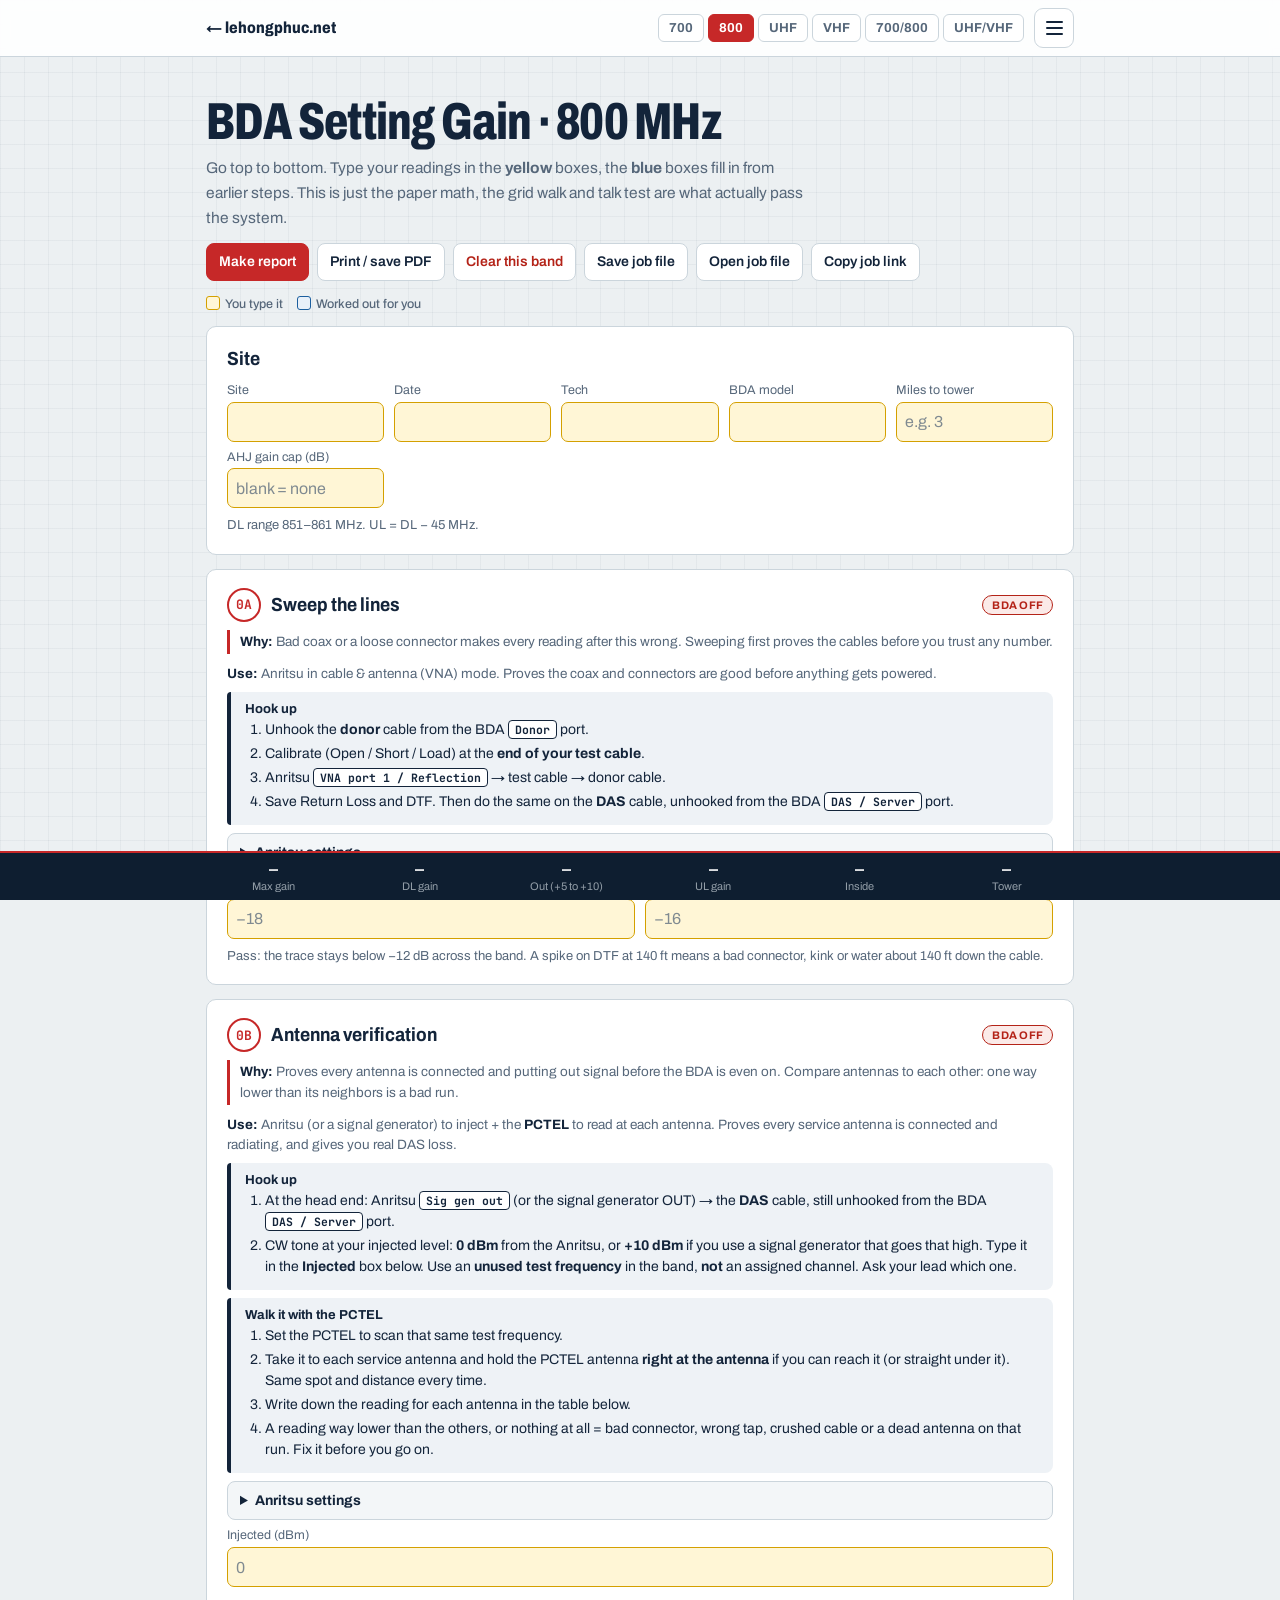
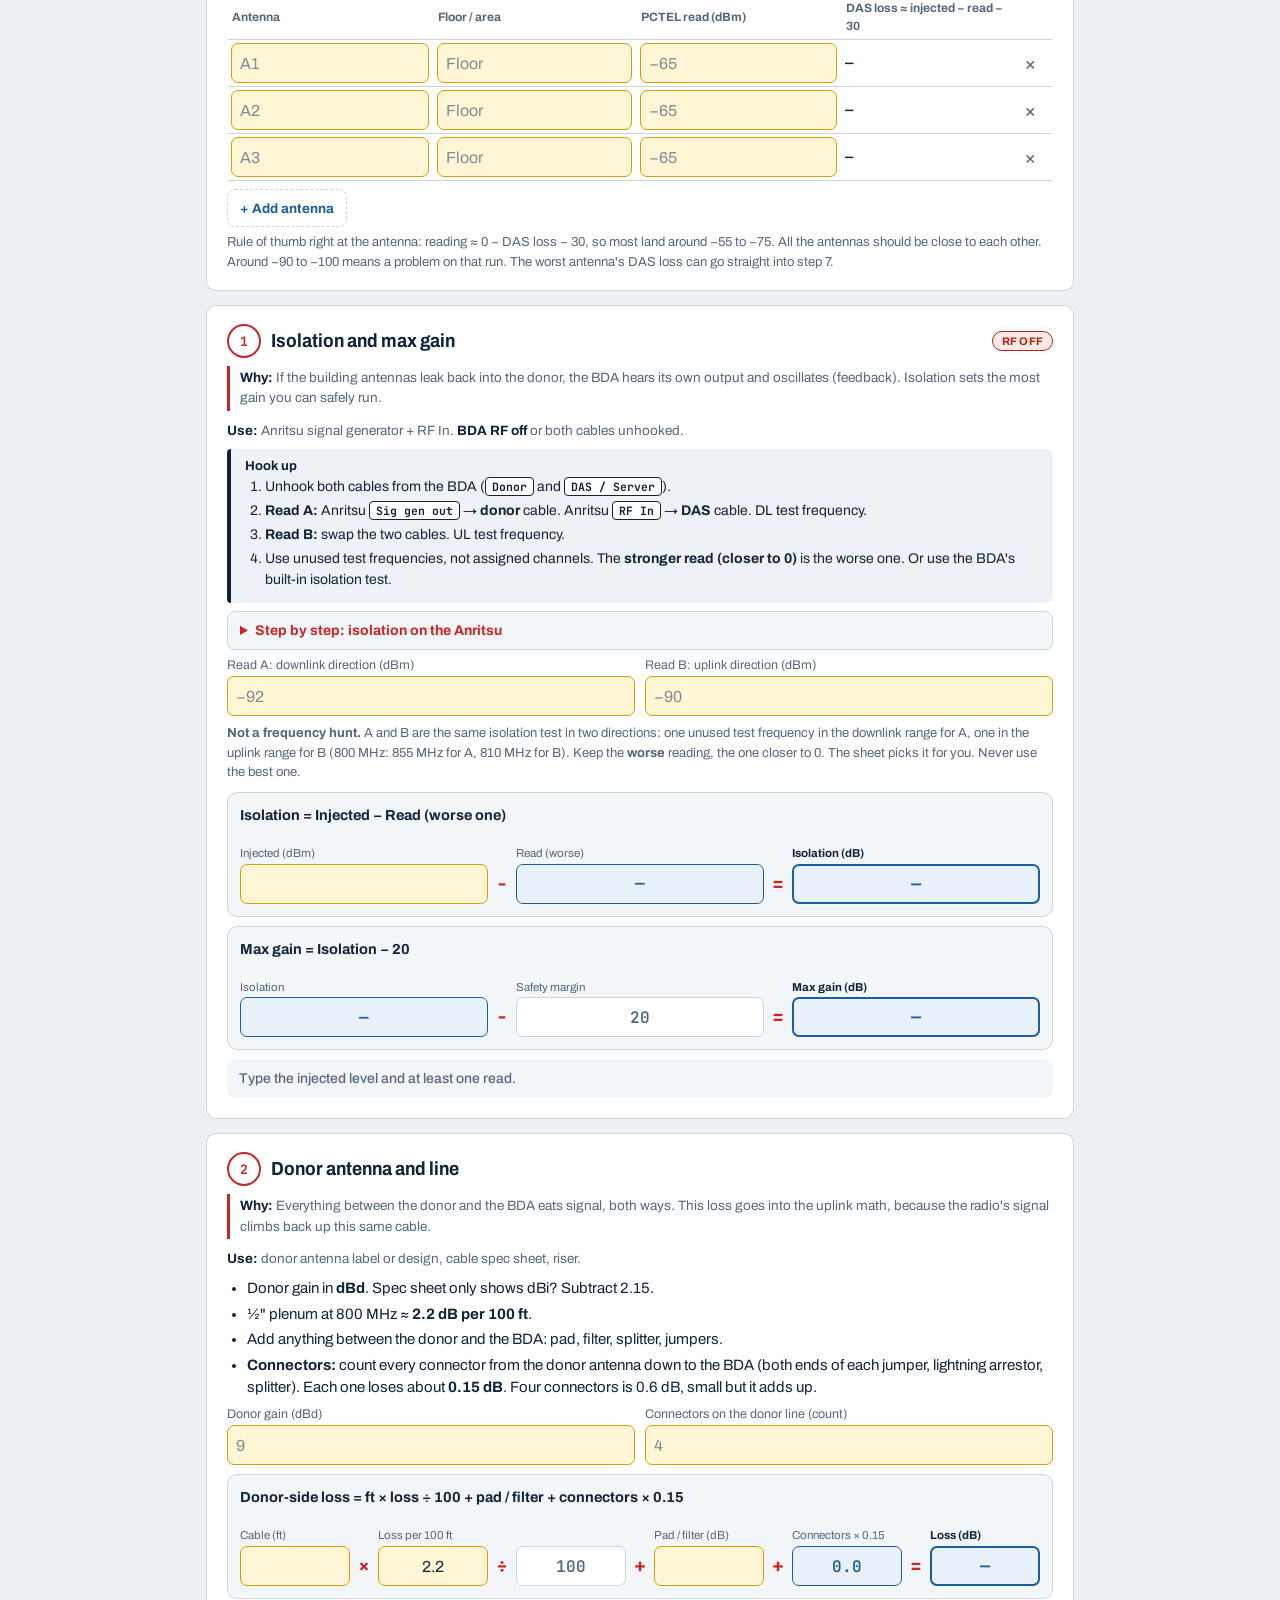
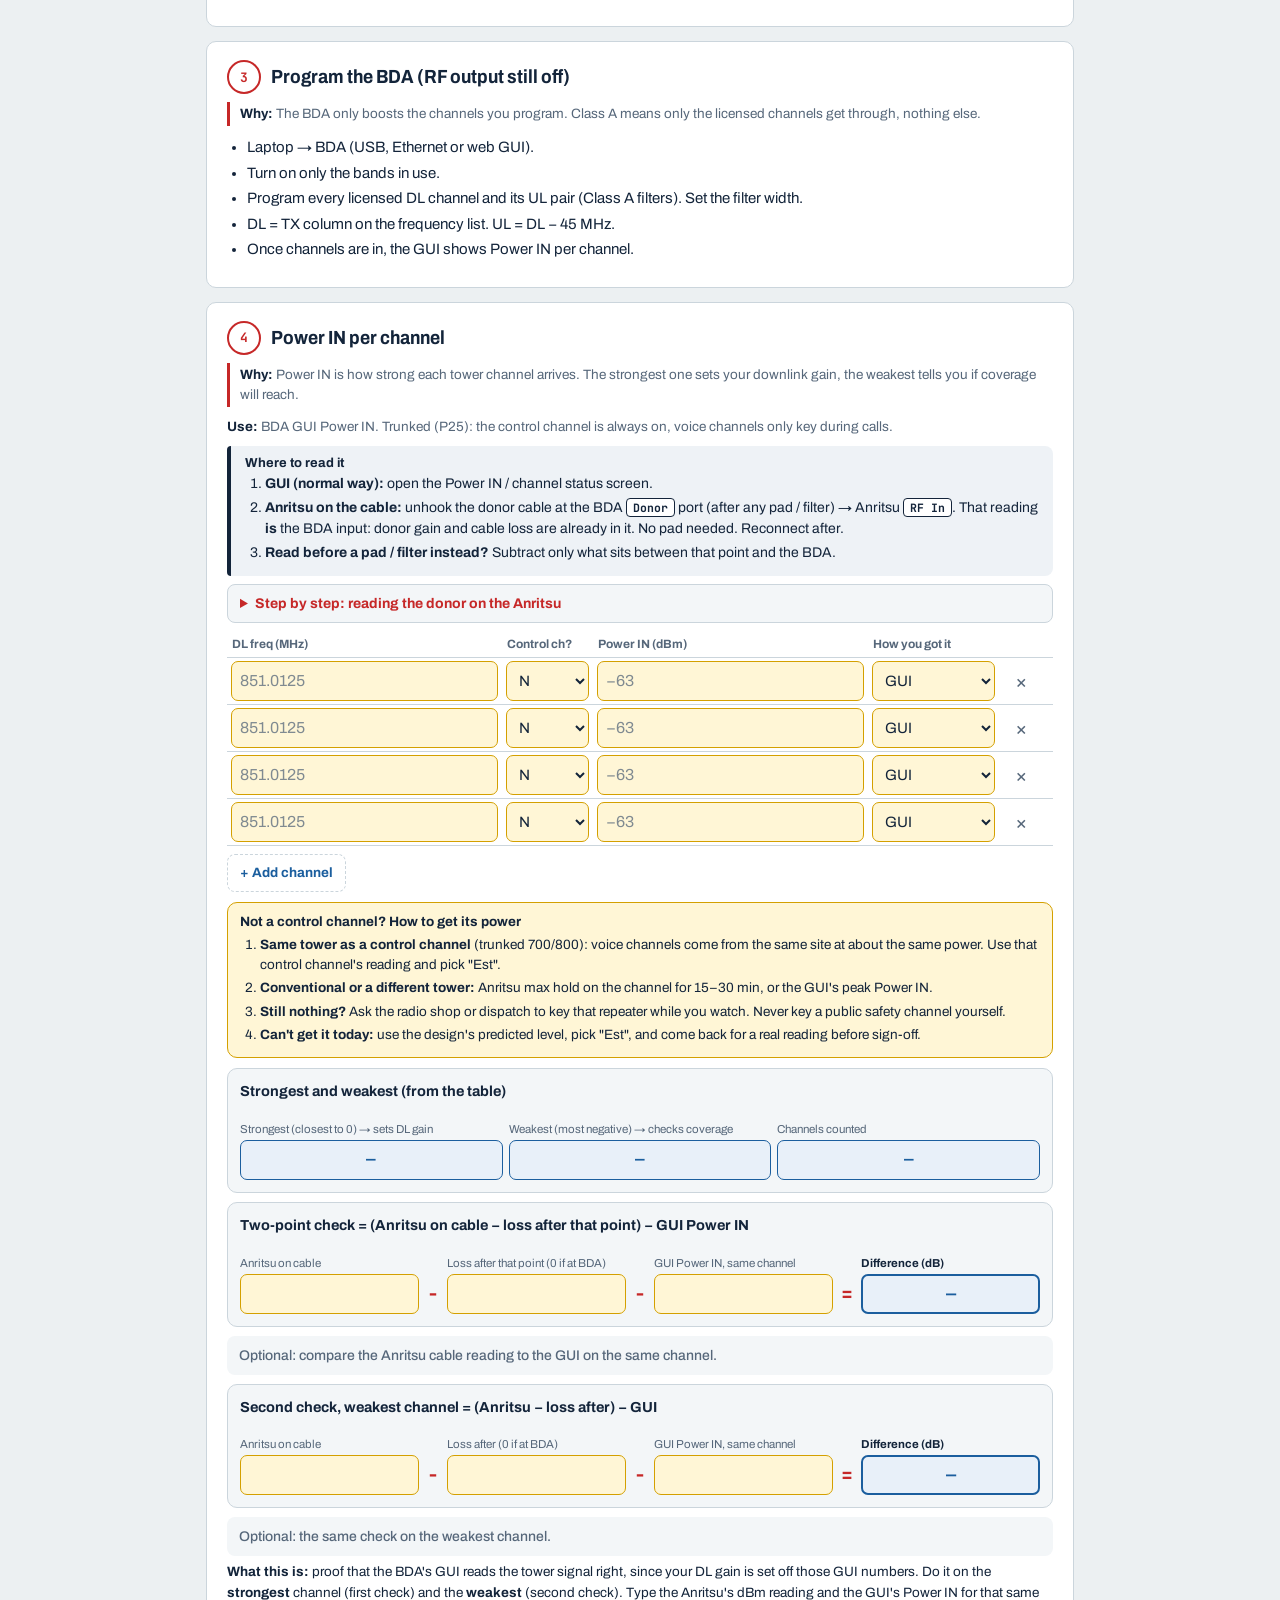
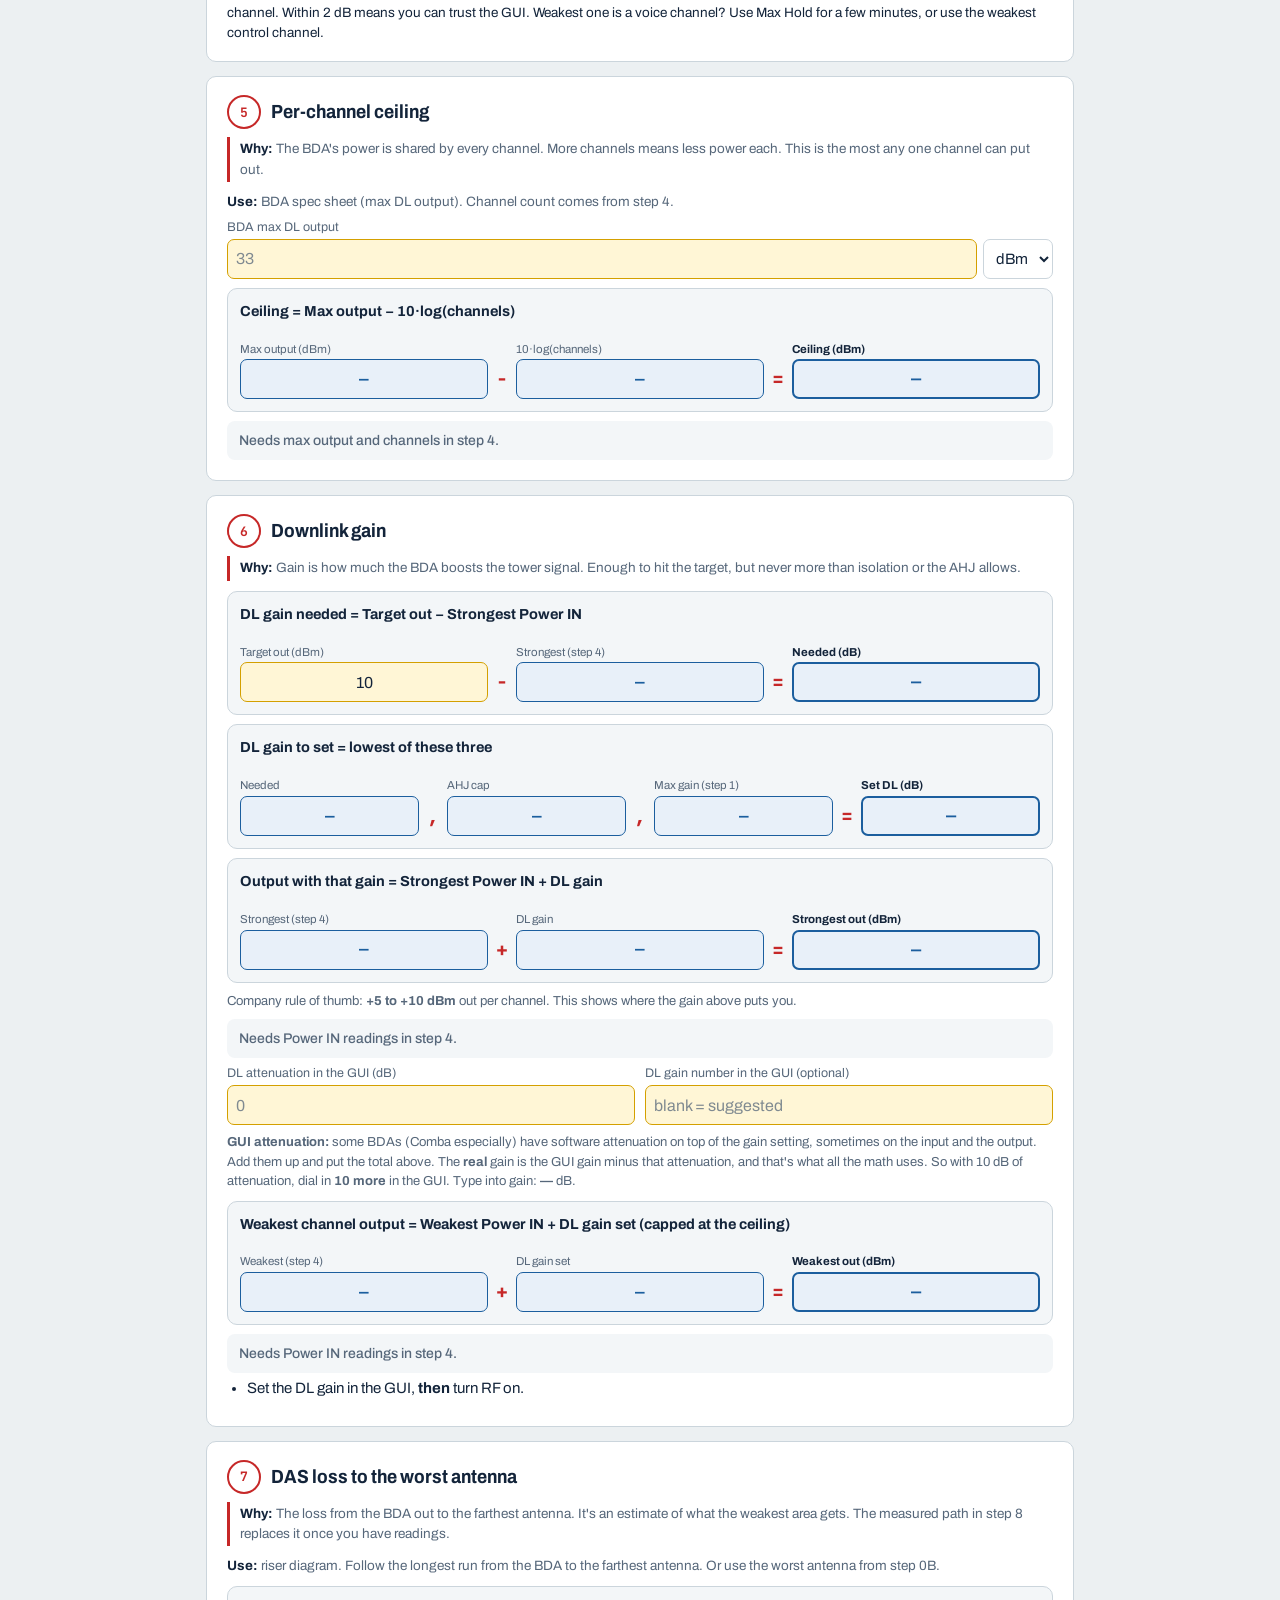
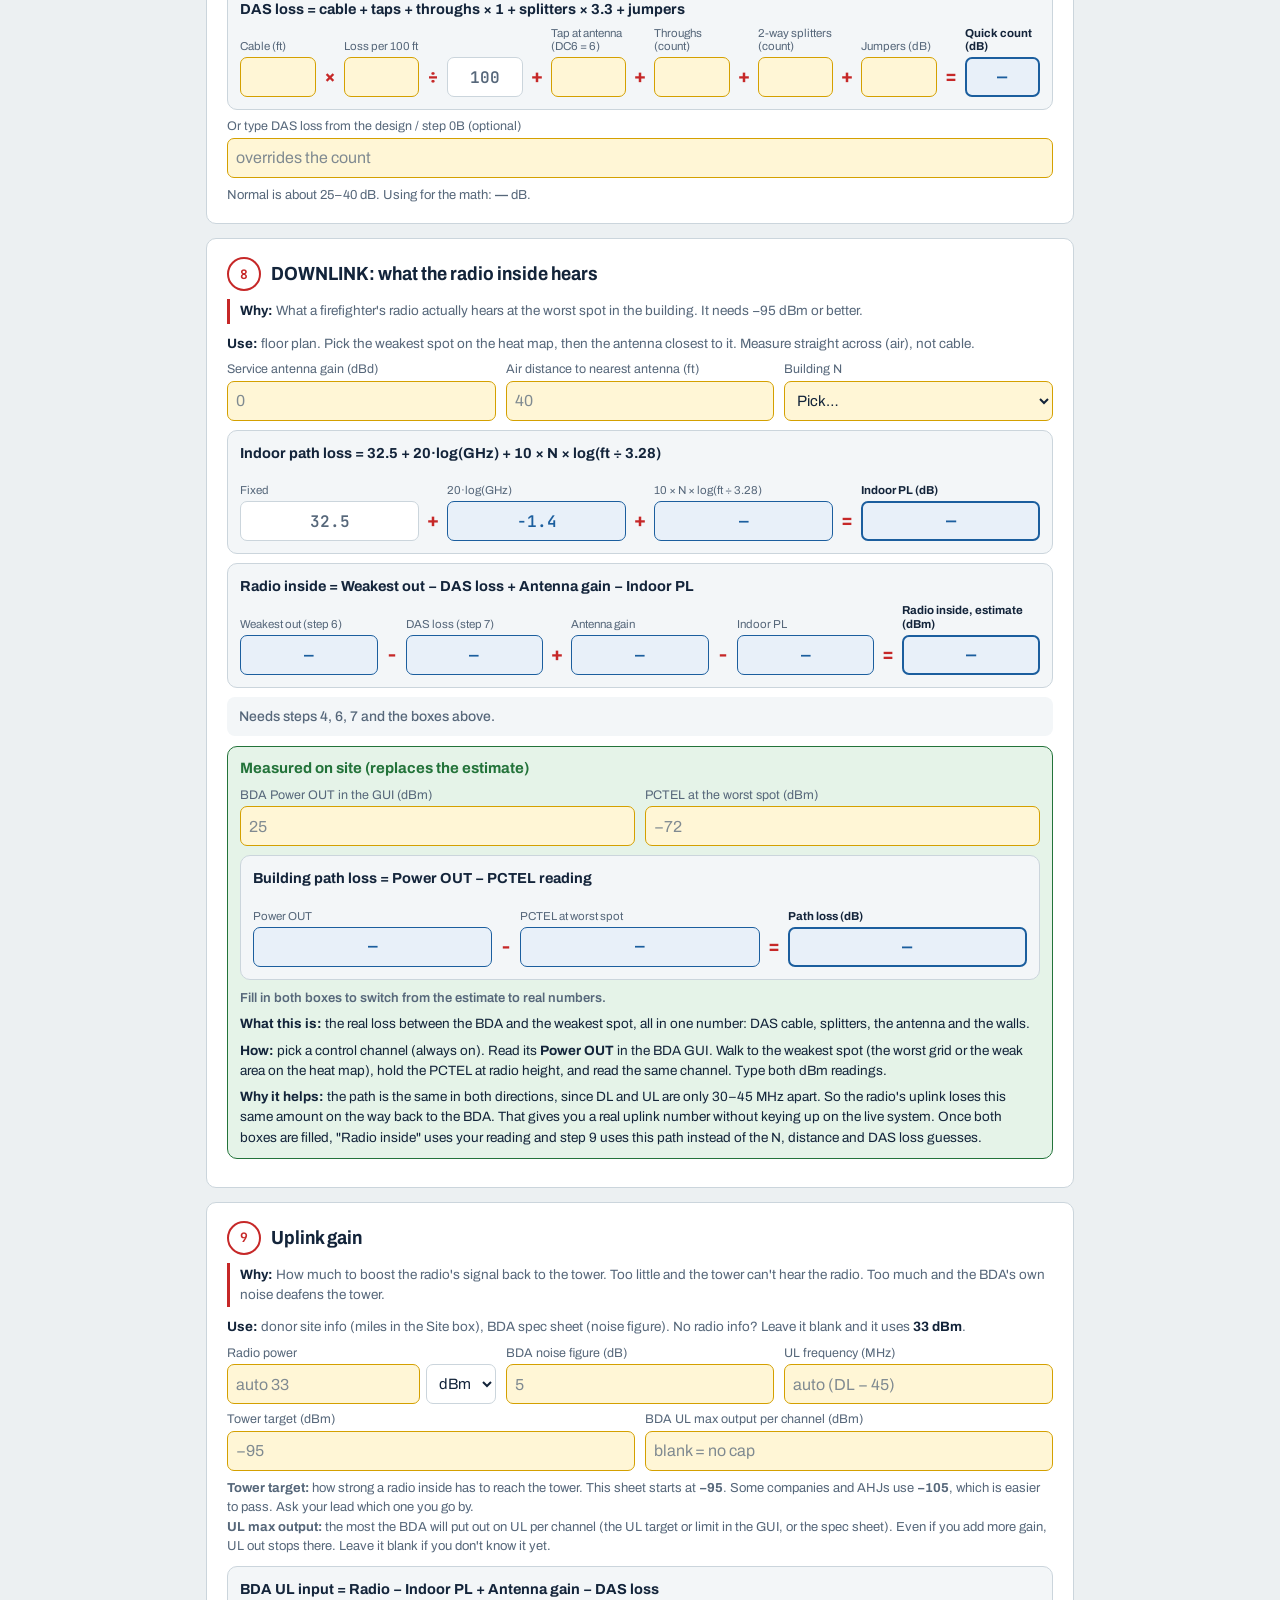
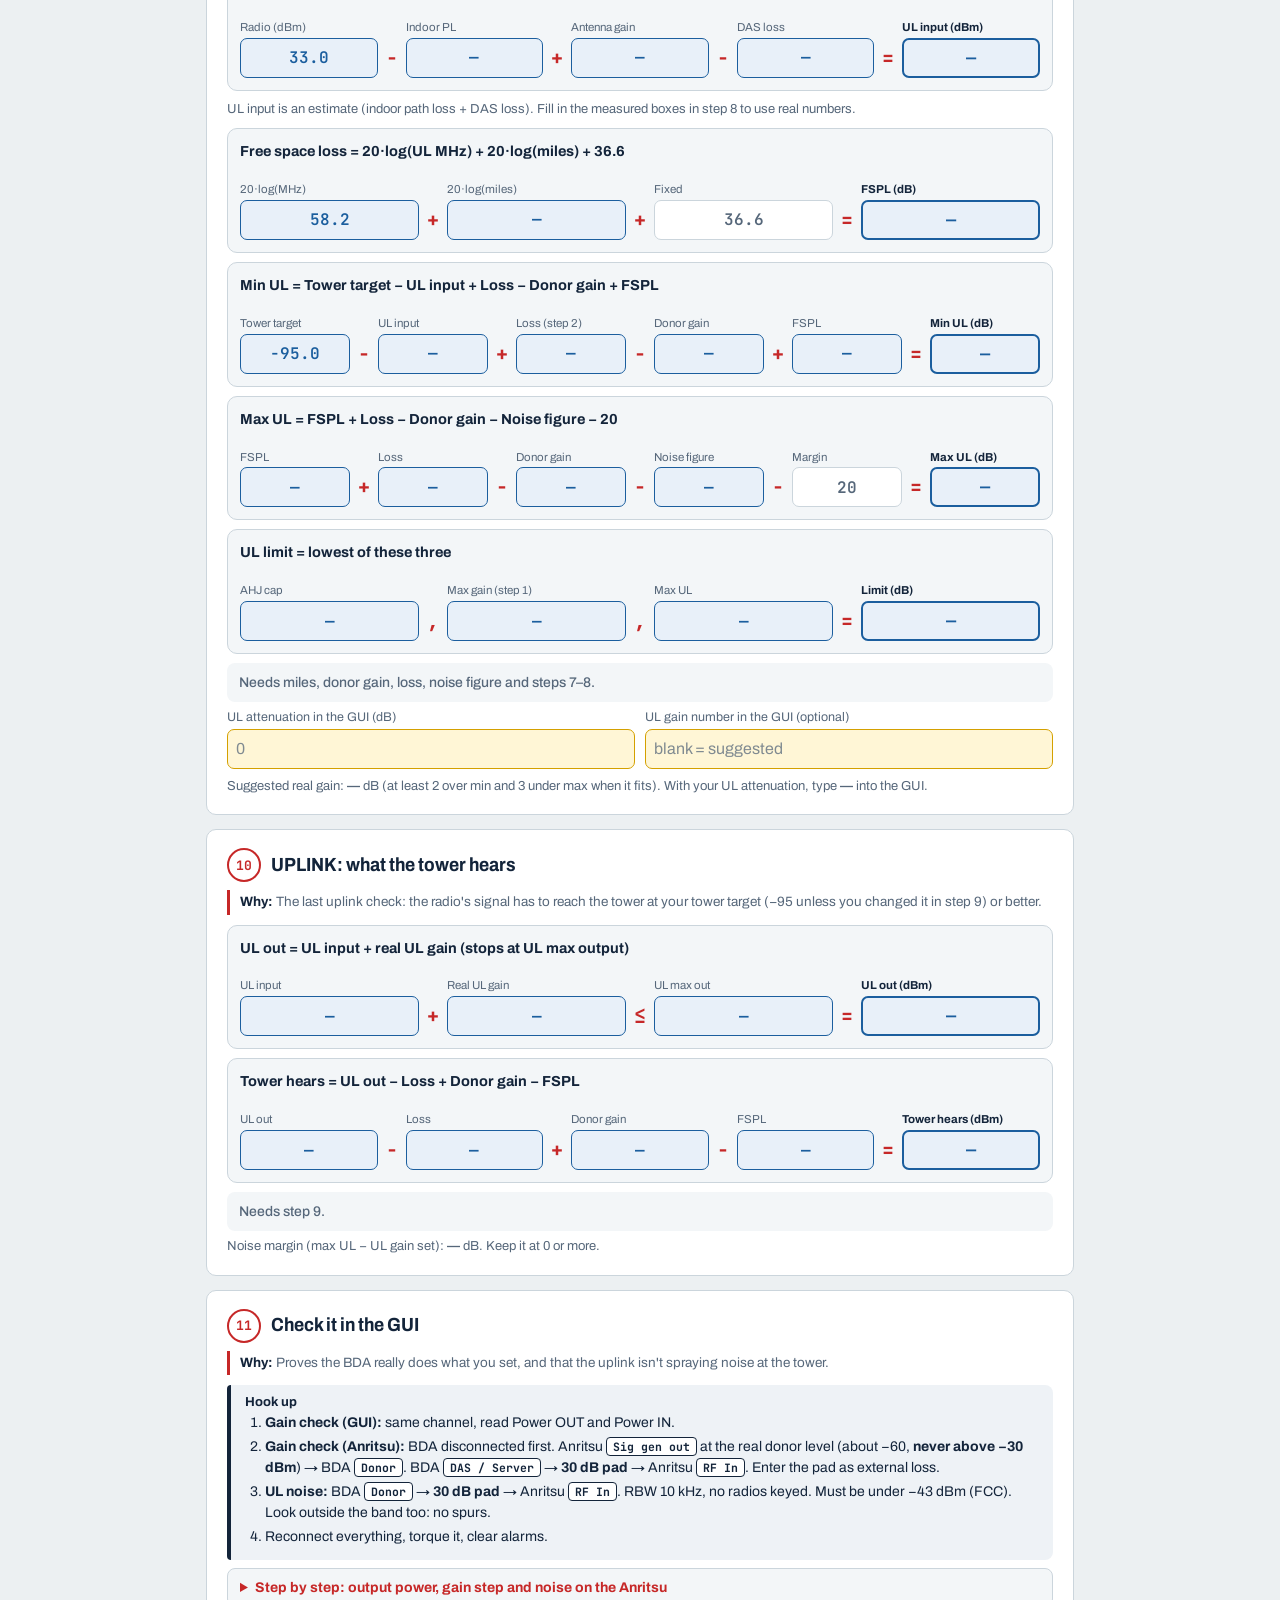
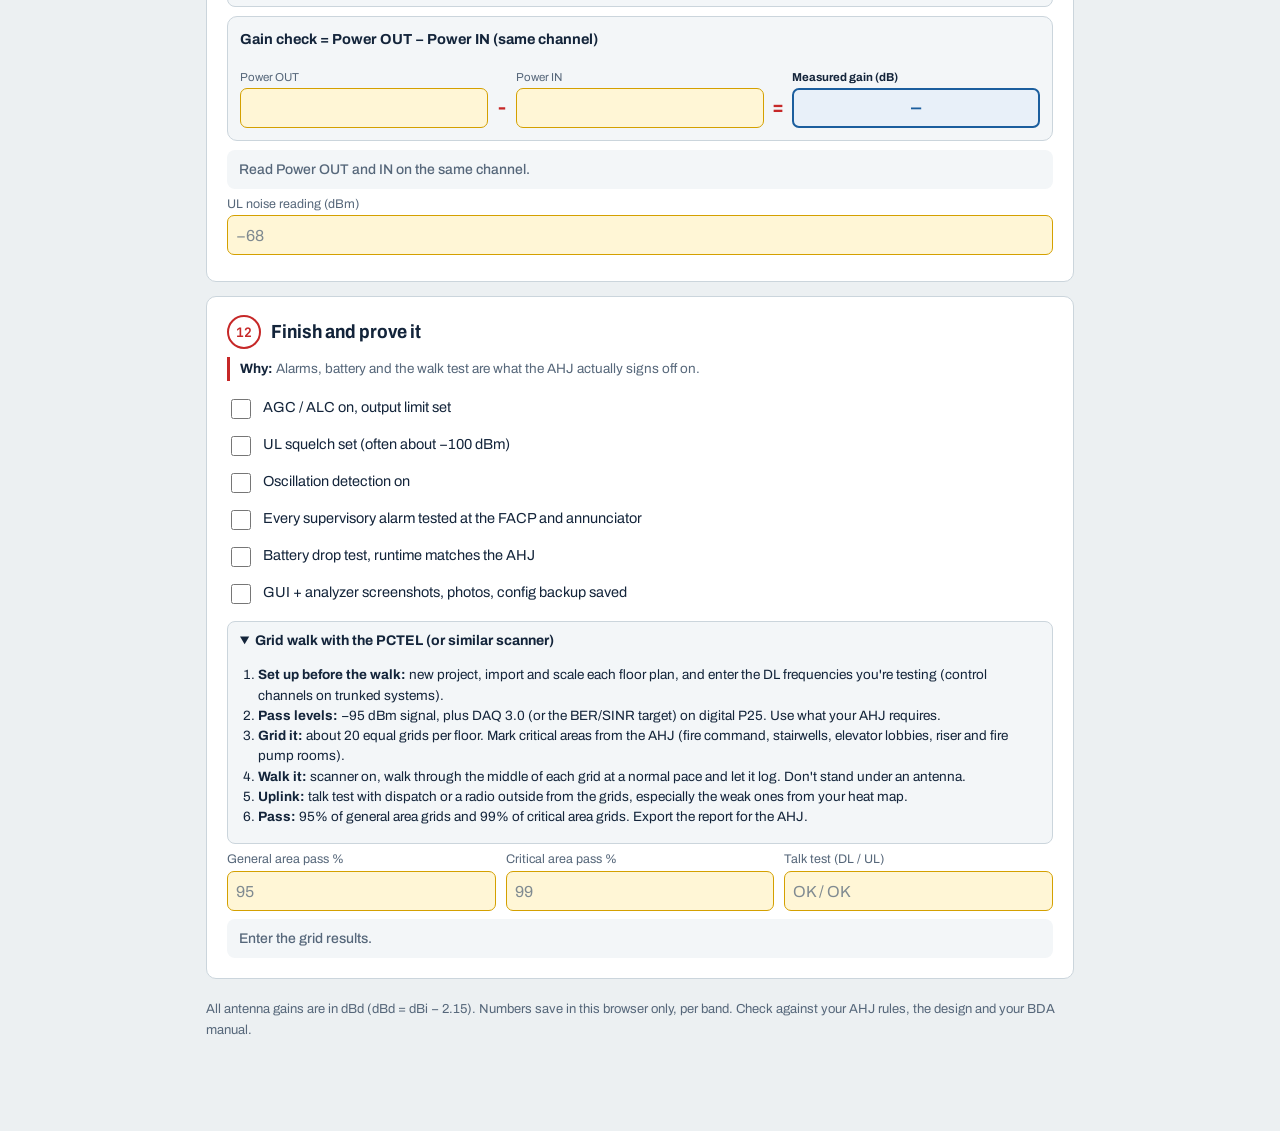
<file: 800/index.html>
<!doctype html>
<html lang="en">
<head>
<meta charset="utf-8">
<meta name="viewport" content="width=device-width, initial-scale=1, viewport-fit=cover">
<title>BDA Setting Gain · 800 MHz</title>
<meta name="description" content="Step-by-step BDA commissioning worksheet for 800 MHz: how to hook up the Anritsu, where to get each reading, and the math for DL and UL gain.">
<link rel="preconnect" href="https://fonts.googleapis.com">
<link rel="preconnect" href="https://fonts.gstatic.com" crossorigin>
<link rel="stylesheet" href="https://fonts.googleapis.com/css2?family=IBM+Plex+Sans:wght@400;500;600;700&family=IBM+Plex+Mono:wght@500;600&display=swap">
<style>
:root{
  --bg:#f3f5f6; --card:#fff; --ink:#151b20; --muted:#5d6b75; --line:#d5dce0; --soft:#f6f8f9;
  --in-bg:#fff8e6; --in-line:#d9a520; --calc-bg:#eaf1fa; --calc:#1f5fa8; --accent:#cf5d16;
  --hook-bg:#eef2f6; --ok:#2e7a33; --ok-bg:#e9f5ea; --bad:#b3261e; --bad-bg:#fbecea; --warn:#8a6100; --warn-bg:#fdf3dc;
  --sans:"IBM Plex Sans",system-ui,-apple-system,"Segoe UI",sans-serif; --mono:"IBM Plex Mono",ui-monospace,Menlo,monospace;
}
@media (prefers-color-scheme: dark){:root{
  --bg:#0f1418; --card:#171e24; --ink:#e6ecef; --muted:#9aa8b1; --line:#2a343b; --soft:#1b2329;
  --in-bg:#2a2412; --in-line:#c99a1e; --calc-bg:#182838; --calc:#7fb6f2; --accent:#f08a46;
  --hook-bg:#1c252c; --ok:#79c77d; --ok-bg:#16291a; --bad:#f08a80; --bad-bg:#33191a; --warn:#e2b552; --warn-bg:#2e2510; color-scheme:dark}}
*{box-sizing:border-box}
body{margin:0;background:var(--bg);color:var(--ink);font:15px/1.5 var(--sans)}
a{color:var(--calc)}
.wrap{max-width:900px;margin:0 auto;padding:18px max(16px,env(safe-area-inset-left,0px)) 90px}
/* top */
.top{position:sticky;top:0;z-index:20;background:color-mix(in srgb,var(--bg) 92%,transparent);backdrop-filter:blur(8px);border-bottom:1px solid var(--line)}
.top .in{max-width:900px;margin:0 auto;padding:8px max(16px,env(safe-area-inset-left,0px));display:flex;align-items:center;gap:10px}
.top .home{font-weight:700;text-decoration:none;color:var(--ink);margin-right:auto;white-space:nowrap}
.bands{display:flex;gap:4px}
.bands a{font:600 13px var(--mono);text-decoration:none;color:var(--muted);border:1px solid var(--line);border-radius:7px;padding:5px 9px;background:var(--card)}
.bands a[aria-current="page"]{background:var(--ink);color:var(--card);border-color:var(--ink)}
.burger{flex:none;width:40px;height:40px;border:1px solid var(--line);border-radius:9px;background:var(--card);color:var(--ink);cursor:pointer;display:grid;place-items:center;position:relative}
.burger i,.burger i::before,.burger i::after{display:block;width:17px;height:2px;background:currentColor;border-radius:2px;position:relative}
.burger i::before,.burger i::after{content:"";position:absolute;left:0}.burger i::before{top:-6px}.burger i::after{top:6px}
.menu{position:absolute;right:max(16px,env(safe-area-inset-right,0px));top:54px;width:min(300px,calc(100vw - 32px));background:var(--card);border:1px solid var(--line);border-radius:12px;padding:8px;box-shadow:0 10px 30px rgba(0,0,0,.18);display:none}
.menu.open{display:block}
.menu .lbl{font:500 11px var(--mono);letter-spacing:.12em;text-transform:uppercase;color:var(--muted);padding:8px 10px 4px}
.menu a{display:block;padding:9px 10px;border-radius:8px;text-decoration:none;color:var(--ink)}
.menu a:hover{background:var(--soft)} .menu a small{display:block;color:var(--muted);font-size:12.5px}
@media (max-width:560px){.bands{display:none}}
header h1{font-size:clamp(26px,5vw,34px);line-height:1.1;margin:14px 0 4px}
header p{color:var(--muted);margin:0 0 12px;max-width:68ch}
.tools{display:flex;gap:8px;flex-wrap:wrap;margin:0 0 14px}
.tools button{font:600 14px var(--sans);min-height:38px;padding:6px 12px;border-radius:8px;border:1px solid var(--line);background:var(--card);color:var(--ink);cursor:pointer}
.tools button.danger{color:var(--bad)}.tools button.primary{background:var(--accent);color:#fff;border-color:var(--accent)}
.legend{display:flex;gap:14px;flex-wrap:wrap;font-size:12.5px;color:var(--muted);margin-bottom:12px}
.legend span::before{content:"";display:inline-block;width:12px;height:12px;border-radius:3px;margin-right:5px;vertical-align:-2px}
.legend .l1::before{background:var(--in-bg);border:1.5px solid var(--in-line)} .legend .l2::before{background:var(--calc-bg);border:1.5px solid var(--calc)}
/* cards */
.card{background:var(--card);border:1px solid var(--line);border-radius:12px;padding:14px 16px;margin-bottom:12px}
.card h2{font-size:17px;margin:0 0 6px;display:flex;align-items:center;gap:9px;flex-wrap:wrap}
.card h2 .n{display:inline-grid;place-items:center;min-width:30px;height:26px;padding:0 6px;border-radius:6px;background:var(--ink);color:var(--card);font:600 13px var(--mono)}
.tag{margin-left:auto;font:600 11px var(--mono);border:1px solid var(--line);border-radius:999px;padding:2px 8px;color:var(--muted)}
.tag.off{color:var(--bad);border-color:var(--bad)}
.use{font-size:13.5px;color:var(--muted);margin:0 0 8px}.use b{color:var(--ink)}
.ins{margin:4px 0 8px;padding-left:20px}.ins li{margin:3px 0}
.hook{background:var(--hook-bg);border-left:4px solid var(--ink);border-radius:6px;padding:8px 12px;margin:8px 0;font-size:14px}
.hook .t{font:600 11.5px var(--mono);letter-spacing:.08em;text-transform:uppercase;margin-bottom:3px}
.hook ol{margin:0;padding-left:20px}.hook li{margin:3px 0}
details.how{border:1px solid var(--line);border-radius:8px;margin:8px 0;background:var(--soft)}
details.how summary{cursor:pointer;padding:8px 12px;font-weight:600;font-size:14px}
details.how .b{padding:0 12px 10px;font-size:13.5px}
table.set{border-collapse:collapse;width:100%;font-size:13px}
table.set td{border-top:1px solid var(--line);padding:5px 6px;vertical-align:top}
table.set td:first-child{font-weight:600;width:34%}
.port{display:inline-block;border:1.4px solid currentColor;border-radius:4px;padding:0 5px;font:600 12px var(--mono);white-space:nowrap}
/* fields */
.fields{display:grid;grid-template-columns:repeat(auto-fit,minmax(150px,1fr));gap:8px 10px;margin:8px 0}
.fld{display:flex;flex-direction:column;gap:3px;min-width:0}
.fld label{font-size:12.5px;color:var(--muted);line-height:1.25}
.fld .row{display:flex;gap:6px}
input,select{font:16px var(--mono);min-height:40px;width:100%;min-width:0;padding:6px 8px;border-radius:7px;border:1.5px solid var(--in-line);background:var(--in-bg);color:var(--ink)}
select{font-family:var(--sans);font-size:15px}
.fld .row select{width:auto;flex:none;border-color:var(--line);background:var(--card)}
input::placeholder{color:var(--muted);opacity:.75}
/* equations */
.eq{border:1.5px dashed var(--line);border-radius:10px;padding:9px 10px;margin:9px 0;background:var(--soft)}
.eq .f{font-weight:600;font-size:14px;margin-bottom:6px}
.eq .row{display:flex;align-items:flex-end;gap:6px}
.eq .cell{flex:1 1 0;min-width:0;display:flex;flex-direction:column;gap:3px}
.eq .cell .lb{font-size:11.5px;color:var(--muted);line-height:1.2;min-height:28px;display:flex;align-items:flex-end}
.eq .cell .v{min-height:40px;border-radius:7px;display:flex;align-items:center;justify-content:center;font:600 16px var(--mono);border:1.5px solid var(--line);background:var(--card);padding:0 4px;overflow:hidden;white-space:nowrap}
.eq .cell .v.calc{background:var(--calc-bg);border-color:var(--calc);color:var(--calc)}
.eq .cell .v.fixed{color:var(--muted)}
.eq .cell input{text-align:center}
.eq .cell.res .v{border-width:2.5px;border-color:var(--calc);background:var(--calc-bg);color:var(--calc);font-size:17px}
.eq .cell.res .lb{font-weight:700;color:var(--ink)}
.eq .op{flex:none;font:700 20px var(--mono);padding-bottom:7px;width:16px;text-align:center;color:var(--muted)}
@media (max-width:640px){
  .eq .row{flex-wrap:wrap}
  .eq .cell{flex:1 1 calc(50% - 24px)}
  .eq .op{width:12px}
  .eq .cell.res{flex-basis:100%}
  .eq .op.eqs{display:none}
}
.verdict{border-radius:8px;padding:7px 10px;font-weight:600;font-size:14px;margin:8px 0 2px}
.verdict.ok{background:var(--ok-bg);color:var(--ok)} .verdict.bad{background:var(--bad-bg);color:var(--bad)} .verdict.warn{background:var(--warn-bg);color:var(--warn)} .verdict.na{background:var(--soft);color:var(--muted);font-weight:500}
.note{font-size:13px;color:var(--muted);margin:6px 0 0}
.rule{border:1.5px solid var(--in-line);background:var(--in-bg);border-radius:8px;padding:9px 12px;margin:10px 0;font-size:13.5px}
.rule b.t{display:block;margin-bottom:3px}
.rule ol{margin:0;padding-left:20px}.rule li{margin:3px 0}
/* tables */
.tw{overflow-x:auto;margin:8px 0}
table.grid{border-collapse:collapse;width:100%;min-width:520px}
table.grid th{font-size:12px;text-align:left;color:var(--muted);font-weight:600;padding:4px 5px;border-bottom:1px solid var(--line)}
table.grid td{padding:3px 4px;border-bottom:1px solid var(--line)}
table.grid td.out{font:600 14px var(--mono);white-space:nowrap}
table.grid .x{border:0;background:none;color:var(--muted);font-size:20px;cursor:pointer;min-height:36px;min-width:36px}
button.add{font:600 13.5px var(--sans);border:1px dashed var(--line);background:none;color:var(--calc);border-radius:8px;padding:7px 12px;cursor:pointer;min-height:38px}
.chk{display:flex;gap:9px;align-items:flex-start;padding:6px 0;font-size:14.5px}
.chk input{width:20px;height:20px;min-height:0;flex:none;margin-top:2px;accent-color:var(--ok)}
/* result bar */
#bar{position:fixed;left:0;right:0;bottom:0;z-index:15;background:var(--card);border-top:1px solid var(--line);box-shadow:0 -6px 18px rgba(0,0,0,.1)}
#bar .in{max-width:900px;margin:0 auto;display:grid;grid-template-columns:repeat(6,minmax(0,1fr));gap:4px;padding:7px max(12px,env(safe-area-inset-left,0px)) calc(7px + env(safe-area-inset-bottom,0px))}
#bar div{text-align:center;font-size:11px;color:var(--muted);line-height:1.2}
#bar b{display:block;font:600 15px var(--mono);color:var(--ink)}
#bar .ok b{color:var(--ok)} #bar .bad b{color:var(--bad)}#bar .warn b{color:#B7791F}@media (max-width:640px){#bar .rg{display:none}}@media (max-width:420px){#bar b{font-size:13px}#bar div{font-size:10px}#bar .in{gap:2px;padding-left:6px;padding-right:6px}}
footer{font-size:13px;color:var(--muted);margin-top:20px}
:focus-visible{outline:2px solid var(--calc);outline-offset:2px}
@media print{
  .top,#bar,.tools,button.add,table.grid .x{display:none!important}
  body{background:#fff;color:#000;font-size:11px}
  .card{break-inside:avoid;border-color:#999}
  details.how{display:none}
  .wrap{padding:0}
}
</style>
<style id="look-refresh">
@import url('https://fonts.googleapis.com/css2?family=Archivo:wdth,wght@62..125,400..800&family=JetBrains+Mono:wght@500;600;700&display=swap');
/* ===== Look refresh: riser-drawing blueprint, fire-red callouts. Styling only, no content changes. ===== */
:root{
  --bg:#ECF0F2; --card:#FFFFFF; --paper:#FFFFFF; --ink:#13243A; --muted:#56677A; --line:#CBD5DC; --soft:#F3F6F8; --fixed-bg:#F1F4F6;
  --accent:#C62828; --signal:#C62828; --link:#1B5E9E; --calc:#1B5E9E; --ans:#1B5E9E; --calc-bg:#E8F0F9; --ans-bg:#E8F0F9;
  --in-bg:#FFF6D6; --in-line:#D4A000; --hook-bg:#EEF2F6;
  --ok:#23733A; --ok-bg:#E5F3E8; --bad:#B42318; --bad-bg:#FBEAE8; --warn:#8A5A00; --warn-bg:#FDF2D8;
  --gain:#23733A; --gain-bg:#EAF5EC; --loss:#B42318; --loss-bg:#FBEDEB;
  --grid:rgba(19,36,58,.045); --panel:#0E1E30;
  --sans:"Archivo",system-ui,-apple-system,"Segoe UI",sans-serif; --body:var(--sans); --display:var(--sans); --font-ui:var(--sans);
  --mono:"JetBrains Mono",ui-monospace,Menlo,monospace; --font-num:var(--mono);
}
@media (prefers-color-scheme: dark){:root:not([data-theme="light"]){
  --bg:#0D1823; --card:#132131; --paper:#132131; --ink:#E4EBF1; --muted:#93A4B4; --line:#24364A; --soft:#182A3C; --fixed-bg:#192B3D;
  --accent:#F0614F; --signal:#F0614F; --link:#79B4F2; --calc:#79B4F2; --ans:#79B4F2; --calc-bg:#16293F; --ans-bg:#16293F;
  --in-bg:#2A2410; --in-line:#CDA22B; --hook-bg:#172839;
  --ok:#76C98A; --ok-bg:#15291C; --bad:#F28B7F; --bad-bg:#33191A; --warn:#E6C26B; --warn-bg:#2E2510;
  --gain:#76C98A; --gain-bg:#16291C; --loss:#F28B7F; --loss-bg:#301B1B;
  --grid:rgba(140,180,220,.05); color-scheme:dark}}
:root[data-theme="dark"]{
  --bg:#0D1823; --card:#132131; --paper:#132131; --ink:#E4EBF1; --muted:#93A4B4; --line:#24364A; --soft:#182A3C; --fixed-bg:#192B3D;
  --accent:#F0614F; --signal:#F0614F; --link:#79B4F2; --calc:#79B4F2; --ans:#79B4F2; --calc-bg:#16293F; --ans-bg:#16293F;
  --in-bg:#2A2410; --in-line:#CDA22B; --hook-bg:#172839;
  --ok:#76C98A; --ok-bg:#15291C; --bad:#F28B7F; --bad-bg:#33191A; --warn:#E6C26B; --warn-bg:#2E2510;
  --gain:#76C98A; --gain-bg:#16291C; --loss:#F28B7F; --loss-bg:#301B1B; --grid:rgba(140,180,220,.05); color-scheme:dark}
body{background-color:var(--bg);
  background-image:linear-gradient(var(--grid) 1px,transparent 1px),linear-gradient(90deg,var(--grid) 1px,transparent 1px);
  background-size:24px 24px;background-attachment:fixed;-webkit-font-smoothing:antialiased;text-rendering:optimizeLegibility}
input,select,button{font-family:var(--sans)}
a{text-underline-offset:3px}
.burger{background:var(--card)}
.menu{border-radius:10px;box-shadow:0 18px 40px -12px rgba(13,24,35,.35)}
.menu .lbl{font:700 12px/1.3 var(--sans);letter-spacing:.01em;text-transform:none;color:var(--accent)}
.menu a{font-weight:600}
.menu a small{font-weight:400}
.menu a[aria-current="page"]{background:var(--soft);box-shadow:inset 3px 0 0 var(--accent)}
@media print{body{background-image:none}}

.top{background:color-mix(in srgb,var(--card) 90%,transparent)}
.top .home{font-weight:800;font-stretch:85%;font-size:16px}
.bands a{font:700 13px var(--sans);border-radius:6px;padding:6px 10px}
.bands a[aria-current="page"]{background:var(--accent);border-color:var(--accent);color:#fff}
header h1{font-weight:800;font-stretch:72%;font-size:clamp(34px,6.5vw,52px);line-height:.95;letter-spacing:-.015em;margin:22px 0 10px}
header p{font-size:15.5px;line-height:1.6}
.tools button{font-weight:600;border-radius:8px}
.legend{font-weight:500}
.card{border-radius:10px;padding:18px 20px;margin-bottom:14px}
.card h2{font-size:19px;font-weight:700;font-stretch:90%;gap:10px;margin-bottom:10px}
.card h2 .n{background:transparent;color:var(--accent);border:2px solid var(--accent);border-radius:999px;min-width:34px;height:34px;padding:0 7px;font:700 13px var(--mono)}
.tag{font:700 11px var(--sans);letter-spacing:.02em;padding:3px 9px}
.tag.off{background:var(--bad-bg)}
.hook{border-left-color:var(--ink);border-radius:4px 8px 8px 4px;padding:10px 14px}
.hook .t{font:700 13px var(--sans);letter-spacing:0;text-transform:none;color:var(--ink)}
.port{font:700 11.5px var(--mono);border-radius:4px;padding:1px 6px;background:var(--card)}
details.how summary{font-weight:700}
.eq{border:1px solid var(--line);border-radius:10px;padding:12px;background:var(--soft)}
.eq .f{font-weight:700;font-size:14.5px}
.eq .op{color:var(--accent)}
.verdict{border-radius:8px;padding:9px 12px}
.rule{border-radius:10px}
table.grid th{font-weight:700}
button.add{font-weight:700}
#bar{background:var(--panel);border-top:2px solid var(--accent);box-shadow:none}
#bar div{color:rgba(228,235,241,.62)}
#bar b{color:#fff}
#bar .ok b{color:#7BD88F} #bar .bad b{color:#FF8A80}#bar .warn b{color:#FFD166}
footer{line-height:1.6}
.jmsg{align-self:center;font-size:13.5px;font-weight:600;color:var(--ok)}
table.grid select{min-width:66px;width:100%;padding:6px 24px 6px 8px}

@media (max-width:560px){
  #step-4 .tw,#step-0B .tw{overflow:visible}
  #step-4 table.grid,#step-0B table.grid,.duo #step-4 table.grid{min-width:0!important;table-layout:auto}
  #step-4 table.grid tr:first-child,#step-0B table.grid tr:first-child{display:none}
  #step-4 table.grid tr,#step-0B table.grid tr{display:grid;gap:6px 8px;padding:8px 0;border-bottom:1px solid var(--line);align-items:end}
  #step-4 table.grid tr{grid-template-columns:1fr 76px 36px;grid-template-areas:"f c x" "p s s"}
  #step-0B table.grid tr{grid-template-columns:1fr 1fr 36px;grid-template-areas:"a l x" "r o o"}
  #step-4 table.grid td,#step-0B table.grid td{border:0;padding:0;display:flex;flex-direction:column;gap:3px;min-width:0}
  #step-4 table.grid td::before,#step-0B table.grid td::before{font-size:12px;color:var(--muted)}
  #step-4 td:nth-child(1){grid-area:f}#step-4 td:nth-child(1)::before{content:"DL freq (MHz)"}
  #step-4 td:nth-child(2){grid-area:c}#step-4 td:nth-child(2)::before{content:"Control ch?"}
  #step-4 td:nth-child(3){grid-area:p}#step-4 td:nth-child(3)::before{content:"Power IN (dBm)"}
  #step-4 td:nth-child(4){grid-area:s}#step-4 td:nth-child(4)::before{content:"How you got it"}
  #step-4 td:nth-child(5){grid-area:x;align-self:center}
  #step-0B td:nth-child(1){grid-area:a}#step-0B td:nth-child(1)::before{content:"Antenna"}
  #step-0B td:nth-child(2){grid-area:l}#step-0B td:nth-child(2)::before{content:"Floor / area"}
  #step-0B td:nth-child(3){grid-area:r}#step-0B td:nth-child(3)::before{content:"PCTEL read (dBm)"}
  #step-0B td:nth-child(4){grid-area:o;justify-content:flex-end}#step-0B td:nth-child(4)::before{content:"DAS loss"}
  #step-0B td:nth-child(5){grid-area:x;align-self:center}
}

.why{font-size:13.5px;color:var(--muted);margin:-2px 0 10px;border-left:3px solid var(--accent);padding:2px 0 2px 10px}
.why b{color:var(--ink)}
.measure{border:1.5px solid var(--ok);background:var(--ok-bg);border-radius:10px;padding:10px 12px;margin:10px 0}
.measure .t{display:block;color:var(--ok);margin-bottom:2px}
.explain{font-size:13.5px;margin:6px 0 0;color:var(--ink)}
.explain b{color:var(--ink)}
#m-src,[id^="m-src-"]{font-weight:600}
.guide{border-color:var(--accent)}.guide summary{color:var(--accent)}.gl{padding-left:20px;margin:6px 0}.gl li{margin:5px 0}
</style>
</head>
<body>
<div class="top"><div class="in">
  <a class="home" href="../">← lehongphuc.net</a>
  <nav class="bands" aria-label="Bands"><a href="../700/">700</a><a href="../800/" aria-current="page">800</a><a href="../uhf/">UHF</a><a href="../vhf/">VHF</a><a href="../700-800/">700/800</a><a href="../uhf-vhf/">UHF/VHF</a></nav>
  <button class="burger" id="burger" aria-label="Menu" aria-expanded="false" aria-controls="menu"><i></i></button>
  <nav class="menu" id="menu">
    <div class="lbl">BDA Setting Gain</div>
    <a href="../700/">700 MHz<small>Step by step: Anritsu hookups, readings, math</small></a><a href="../800/" aria-current="page">800 MHz<small>Step by step: Anritsu hookups, readings, math</small></a><a href="../uhf/">UHF<small>Step by step: Anritsu hookups, readings, math</small></a><a href="../vhf/">VHF<small>Step by step: Anritsu hookups, readings, math</small></a><a href="../700-800/">700/800 together<small>Dual-band BDA: both bands side by side</small></a><a href="../uhf-vhf/">UHF/VHF together<small>Dual-band BDA: both bands side by side</small></a>
    <div class="lbl">Practice and tools</div>
    <a href="../anritsu/">Anritsu step by step<small>Sweep, donor, isolation, antenna check</small></a>
    <a href="../report/">Commissioning report<small>Turn a worksheet into the Word report</small></a>
    <a href="../practice/">Practice sites<small>A random site every refresh</small></a>
    <a href="../calc/">Link Budget Calculator<small>Just the math, with practice scenarios</small></a>
    <a href="../">Home</a>
  </nav>
</div></div>

<div class="wrap">
<header>
  <h1>BDA Setting Gain · 800 MHz</h1>
  <p>Go top to bottom. Type your readings in the <b>yellow</b> boxes, the <b>blue</b> boxes fill in from earlier steps. This is just the paper math, the grid walk and talk test are what actually pass the system.</p>
</header>
<div class="tools">
  <button type="button" id="mkreport" class="primary">Make report</button>
  <button type="button" id="print">Print / save PDF</button>
  <button type="button" class="danger" id="clear">Clear this band</button>
</div>
<div class="legend"><span class="l1">You type it</span><span class="l2">Worked out for you</span></div>
<div id="app"></div>
<footer>All antenna gains are in dBd (dBd = dBi − 2.15). Numbers save in this browser only, per band. Check against your AHJ rules, the design and your BDA manual.</footer>
</div>
<div id="bar"><div class="in" id="barin"></div></div>

<script>
const BAND = {"key": "800", "slug": "800", "name": "800 MHz", "dl": "851–861 MHz", "ulrule": "UL = DL − 45 MHz", "sweep": "about 800–870 MHz", "cable": "2.2", "radio": 33, "cc": "Trunked (P25): the control channel is always on, voice channels only key during calls.", "fmid": 856, "uloff": -45, "fex": "851.0125", "dlStart": 851, "dlStop": 861, "ulph": "auto (DL − 45)"};
const KEY = 'bda-gain-'+BAND.key;
const $ = id => document.getElementById(id);
const L = Math.log10;
const isN = x => typeof x==='number' && isFinite(x);
const f1 = x => isN(x) ? (Math.round(x*10)/10).toFixed(1).replace('-','−') : '—';
const lowest = a => { a=a.filter(isN); return a.length?Math.min(...a):null; };
const DEF = () => ({site:{},s:{cl:BAND.cable,tgt:10},chans:[{},{},{},{}],ants:[{},{},{}],checks:{}});
let S; try{S=JSON.parse(localStorage.getItem(KEY))}catch(e){} if(!S||!S.s) S=DEF();
const save=()=>{try{localStorage.setItem(KEY,JSON.stringify(S))}catch(e){}};
const num = v => { if(v===''||v===null||v===undefined) return null; const n=Number(String(v).replace(/[−–]/g,'-')); return isFinite(n)?n:null; };
const g = k => num(S.s[k]);

/*CALC-START*/
function calc(s,chans,ants,band){
  const v=k=>num(s[k]); const o={};
  const ra=v('readA'), rb=v('readB'), inj=isN(v('inj'))?v('inj'):null;
  const reads=[ra,rb].filter(isN);
  o.readW=reads.length?Math.max(...reads):null;
  o.iso=(isN(inj)&&isN(o.readW))?inj-o.readW:null; o.mg=isN(o.iso)?o.iso-20:null;
  o.cap=v('cap');
  o.gd=v('gd');
  o.connL=(v('conn')||0)*0.15;
  o.loss=(isN(v('cft'))&&isN(v('cl')))?v('cft')*v('cl')/100+(v('pad')||0)+o.connL:null;
  const fs=chans.map(c=>num(c.f)).filter(isN), ps=chans.map(c=>num(c.p)).filter(isN);
  o.nch=fs.length; o.strong=ps.length?Math.max(...ps):null; o.weak=ps.length?Math.min(...ps):null;
  o.fdl=fs.length?Math.max(...fs):band.fmid;
  o.tp=(isN(v('tpA'))&&isN(v('tpG')))?v('tpA')-(v('tpLoss')||0)-v('tpG'):null;
  o.tp2=(isN(v('tpA2'))&&isN(v('tpG2')))?v('tpA2')-(v('tpLoss2')||0)-v('tpG2'):null;
  o.pmax=isN(v('pmax'))?(s.pmaxu==='W'?10*L(v('pmax')*1000):v('pmax')):null;
  o.tlog=o.nch>0?10*L(o.nch):null;
  o.ceil=(isN(o.pmax)&&isN(o.tlog))?o.pmax-o.tlog:null;
  o.tgt=isN(v('tgt'))?v('tgt'):10;
  o.need=isN(o.strong)?o.tgt-o.strong:null;
  o.dlsug=isN(o.need)?lowest([o.need,o.cap,o.mg]):null;
  o.dlatt=v('dlatt')||0; o.dlgui=isN(v('dlset'))?v('dlset'):(isN(o.dlsug)?o.dlsug+o.dlatt:null); o.dlset=isN(o.dlgui)?o.dlgui-o.dlatt:null;
  o.strongOut=(isN(o.strong)&&isN(o.dlset))?o.strong+o.dlset:null;
  o.rtLo=isN(o.strong)?5-o.strong:null; o.rtHi=isN(o.strong)?10-o.strong:null;
  o.weakOut=(isN(o.weak)&&isN(o.dlset))?(isN(o.ceil)?Math.min(o.weak+o.dlset,o.ceil):o.weak+o.dlset):null;
  o.dasq=(isN(v('dft'))&&isN(v('dl')))?v('dft')/100*v('dl')+(v('taps')||0)+(v('th')||0)*1+(v('sp')||0)*3.3+(v('jmp')||0):null;
  o.das=isN(v('dasOv'))?v('dasOv'):o.dasq;
  o.gs=v('gs'); o.N=v('N'); o.dr=v('dr');
  o.ghz=20*L(o.fdl/1000);
  o.wall=(isN(o.N)&&isN(o.dr)&&o.dr>0)?10*o.N*L(o.dr/3.28):null;
  o.pl=isN(o.wall)?32.5+o.ghz+o.wall:null;
  o.rx=(isN(o.weakOut)&&isN(o.das)&&isN(o.gs)&&isN(o.pl))?o.weakOut-o.das+o.gs-o.pl:null;
  o.pout=v('pout'); o.pwalk=v('pwalk'); o.mpath=(isN(o.pout)&&isN(o.pwalk))?o.pout-o.pwalk:null; o.rxEst=o.rx; if(isN(o.pwalk)) o.rx=o.pwalk;
  o.radio=isN(v('radio'))?(s.radiou==='W'?10*L(v('radio')*1000):v('radio')):band.radio;
  o.ulin=(isN(o.pl)&&isN(o.gs)&&isN(o.das))?o.radio-o.pl+o.gs-o.das:null;
  o.ulinEst=o.ulin; if(isN(o.mpath)) o.ulin=o.radio-o.mpath;
  o.ulf=isN(v('ulf'))?v('ulf'):(o.fdl+band.uloff);
  o.mhz=20*L(o.ulf); o.mi=v('mi'); o.milog=(isN(o.mi)&&o.mi>0)?20*L(o.mi):null;
  o.fspl=isN(o.milog)?o.mhz+o.milog+36.6:null;
  const okUL=isN(o.ulin)&&isN(o.loss)&&isN(o.gd)&&isN(o.fspl);
  o.ttgt=isN(v('ttgt'))?v('ttgt'):-95;
  o.mn=okUL?o.ttgt-o.ulin+o.loss-o.gd+o.fspl:null;
  o.ulneed=okUL?o.ttgt+o.loss-o.gd+o.fspl:null;
  o.nf=v('nf');
  o.mx=(isN(o.fspl)&&isN(o.loss)&&isN(o.gd)&&isN(o.nf))?o.fspl+o.loss-o.gd-o.nf-20:null;
  o.lim=isN(o.mx)?lowest([o.cap,o.mg,o.mx]):null;
  if(isN(o.lim)&&isN(o.mn)){let X=Math.min(o.lim,o.mx-3); if(X<o.mn) X=o.lim; if(Math.floor(X)>=o.mn) X=Math.floor(X); o.ulsug=X;} else o.ulsug=null;
  o.ulatt=v('ulatt')||0; o.ulgui=isN(v('ulset'))?v('ulset'):(isN(o.ulsug)?o.ulsug+o.ulatt:null); o.ulset=isN(o.ulgui)?o.ulgui-o.ulatt:null;
  o.ulmax=v('ulmax'); o.ulraw=(isN(o.ulin)&&isN(o.ulset))?o.ulin+o.ulset:null;
  o.ulout=isN(o.ulraw)?(isN(o.ulmax)?Math.min(o.ulraw,o.ulmax):o.ulraw):null;
  o.ulcapped=isN(o.ulmax)&&isN(o.ulraw)&&o.ulraw>o.ulmax+0.05; o.ulshort=isN(o.ulmax)&&isN(o.ulneed)&&o.ulneed>o.ulmax+0.05;
  o.tower=(okUL&&isN(o.ulout))?o.ulout-o.loss+o.gd-o.fspl:null;
  o.nzm=(isN(o.mx)&&isN(o.ulset))?o.mx-o.ulset:null;
  o.gchk=(isN(v('gOut'))&&isN(v('gIn')))?v('gOut')-v('gIn'):null;
  return o;
}
/*CALC-END*/

// ---------- rendering helpers ----------
const P = t => `<span class="port">${t}</span>`;
const inp = (k,ph='',scope='s') => `<input data-k="${scope}.${k}" id="i-${scope}-${k}" inputmode="decimal" placeholder="${ph}" value="${(S[scope][k]??'')}">`;
const fld = (k,label,ph='',extra='') => `<div class="fld"><label for="i-s-${k}">${label}</label>${extra||inp(k,ph)}</div>`;
// equation: terms [op,label,kind,val] kind: 'in' (key), 'calc' (output key), 'fixed' (text)
function eq(formula,terms,resLabel,resKey){
  let h=`<div class="eq"><div class="f">${formula}</div><div class="row">`;
  terms.forEach(([op,lb,kind,val],i)=>{
    if(i) h+=`<div class="op">${op}</div>`;
    let box;
    if(kind==='in') box=inp(val);
    else if(kind==='calc') box=`<div class="v calc" data-o="${val}">—</div>`;
    else box=`<div class="v fixed">${val}</div>`;
    h+=`<div class="cell"><div class="lb">${lb}</div>${box}</div>`;
  });
  return h+`<div class="op eqs">=</div><div class="cell res"><div class="lb">${resLabel}</div><div class="v" data-o="${resKey}">—</div></div></div></div>`;
}
const hook=(title,items)=>`<div class="hook"><div class="t">${title}</div><ol>${items.map(x=>`<li>${x}</li>`).join('')}</ol></div>`;
const how=(title,rows)=>`<details class="how"><summary>${title}</summary><div class="b"><table class="set">${rows.map(([a,b])=>`<tr><td>${a}</td><td>${b}</td></tr>`).join('')}</table></div></details>`;
const verdictBox=id=>`<div class="verdict na" id="v-${id}">Fill in the boxes above to see this.</div>`;
const card=(n,title,body,tag='')=>`<section class="card" id="step-${n}"><h2><span class="n">${n}</span>${title}${tag?`<span class="tag${tag==='RF OFF'||tag==='BDA OFF'?' off':''}">${tag}</span>`:''}</h2>${WHY[n]?`<p class="why"><b>Why:</b> ${WHY[n]}</p>`:''}${body}</section>`;
const chk=(k,t)=>`<label class="chk"><input type="checkbox" data-chk="${k}" ${S.checks[k]?'checked':''}><span>${t}</span></label>`;

const ISOEX={'700':'772 MHz for A, 802 MHz for B','800':'855 MHz for A, 810 MHz for B','UHF':'460.000 MHz for A, 465.000 MHz for B (check both are empty first)','VHF':'154.000 MHz for A and B (check it\'s empty first)'};
const isoNote=B=>`<b>Not a frequency hunt.</b> A and B are the same isolation test in two directions: one unused test frequency in the downlink range for A, one in the uplink range for B (${B.name}: ${ISOEX[B.key]}). Keep the <b>worse</b> reading, the one closer to 0. The sheet picks it for you. Never use the best one.`;
const WHY={'0A':"Bad coax or a loose connector makes every reading after this wrong. Sweeping first proves the cables before you trust any number.",
'0B':"Proves every antenna is connected and putting out signal before the BDA is even on. Compare antennas to each other: one way lower than its neighbors is a bad run.",
1:"If the building antennas leak back into the donor, the BDA hears its own output and oscillates (feedback). Isolation sets the most gain you can safely run.",
2:"Everything between the donor and the BDA eats signal, both ways. This loss goes into the uplink math, because the radio's signal climbs back up this same cable.",
3:"The BDA only boosts the channels you program. Class A means only the licensed channels get through, nothing else.",
4:"Power IN is how strong each tower channel arrives. The strongest one sets your downlink gain, the weakest tells you if coverage will reach.",
5:"The BDA's power is shared by every channel. More channels means less power each. This is the most any one channel can put out.",
6:"Gain is how much the BDA boosts the tower signal. Enough to hit the target, but never more than isolation or the AHJ allows.",
7:"The loss from the BDA out to the farthest antenna. It's an estimate of what the weakest area gets. The measured path in step 8 replaces it once you have readings.",
8:"What a firefighter's radio actually hears at the worst spot in the building. It needs −95 dBm or better.",
9:"How much to boost the radio's signal back to the tower. Too little and the tower can't hear the radio. Too much and the BDA's own noise deafens the tower.",
10:"The last uplink check: the radio's signal has to reach the tower at your tower target (−95 unless you changed it in step 9) or better.",
11:"Proves the BDA really does what you set, and that the uplink isn't spraying noise at the tower.",
12:"Alarms, battery and the walk test are what the AHJ actually signs off on."};
const MEXPL=`<p class="explain"><b>What this is:</b> the real loss between the BDA and the weakest spot, all in one number: DAS cable, splitters, the antenna and the walls.</p><p class="explain"><b>How:</b> pick a control channel (always on). Read its <b>Power OUT</b> in the BDA GUI. Walk to the weakest spot (the worst grid or the weak area on the heat map), hold the PCTEL at radio height, and read the same channel. Type both dBm readings.</p><p class="explain"><b>Why it helps:</b> the path is the same in both directions, since DL and UL are only 30–45 MHz apart. So the radio's uplink loses this same amount on the way back to the BDA. That gives you a real uplink number without keying up on the live system. Once both boxes are filled, "Radio inside" uses your reading and step 9 uses this path instead of the N, distance and DAS loss guesses.</p>`;
const TPEXPL=`<p class="explain"><b>What this is:</b> proof that the BDA's GUI reads the tower signal right, since your DL gain is set off those GUI numbers. Do it on the <b>strongest</b> channel (first check) and the <b>weakest</b> (second check). Type the Anritsu's dBm reading and the GUI's Power IN for that same channel. Within 2 dB means you can trust the GUI. Weakest one is a voice channel? Use Max Hold for a few minutes, or use the weakest control channel.</p>`;
const MEAS=()=>`<div class="measure"><b class="t">Measured on site (replaces the estimate)</b><div class="fields">${fld('pout','BDA Power OUT in the GUI (dBm)','25')}${fld('pwalk','PCTEL at the worst spot (dBm)','−72')}</div>`+eq('Building path loss = Power OUT − PCTEL reading',[['','Power OUT','calc','pout'],['−','PCTEL at worst spot','calc','pwalk']],'Path loss (dB)','mpath')+`<p class="note" id="m-src"></p>`+MEXPL+`</div>`;
const IG=bands=>`<details class="how guide"><summary>Step by step: isolation on the Anritsu</summary><div class="b">
<p class="explain"><b>Hook up:</b> BDA RF off, both cables unhooked from the BDA. A tone goes into one cable and the Anritsu listens on the other. Whatever leaks across the air from the donor antenna to the inside antennas (or back) is what you read. The quieter it is, the better.</p>
<ol class="gl">
<li><b>Pick a test frequency</b> nobody's using, one for each direction${bands.length>1?' and each band':''}. ${bands.map(B=>`<b>${B.name}:</b> ${ISOEX[B.key]}`).join('<br>')}</li>
<li><b>Check it's empty first.</b> Tone off, look at the test frequency on the Anritsu. You want flat floor there. If something's already on it, pick another frequency.</li>
<li><b>Tone:</b> ${P('Sig gen out')} → donor cable for Read A (DAS cable for Read B), CW at <b>0 dBm</b>. Write down the exact level, it's your "Injected" below. If your Anritsu can't run the generator and the analyzer at the same time, use a separate signal generator for the tone.</li>
<li><b>Mode:</b> Spectrum Analyzer. ${P('RF In')} → the other cable.</li>
<li><b>Amplitude:</b> Ref Level <b>−30 dBm</b>, Input Atten <b>0 dB</b>, Detection <b>Peak</b>, no external loss. You're hunting a tiny signal, so keep the top of the screen low.</li>
<li><b>Freq / Span:</b> Center = your test frequency, Span <b>1 MHz</b>.</li>
<li><b>BW:</b> RBW <b>3 kHz</b>, VBW <b>1 kHz</b>. This drops the floor to about −110, so even a weak leak shows up.</li>
<li><b>Trace:</b> <b>Normal</b> (not Max Hold). Max Hold would keep a radio that keyed up next door and fool you.</li>
<li><b>Marker:</b> Marker 1 → <b>type the test frequency</b>. Don't just hit Peak Search, a stronger signal nearby can grab the marker.</li>
<li><b>Read:</b> the marker dBm goes in Read A. Swap the cables, move to the UL test frequency, do it again for Read B.</li>
<li><b>Save:</b> Screen Shot, name it <code>SITE_ISO_A</code> and <code>SITE_ISO_B</code>.</li>
</ol>
<p class="explain"><b>How to read it:</b> isolation = what you put in minus what you read. 0 dBm in and a read of −88 means 88 dB of isolation. A read of −72 means 72 dB, that's the worse one, 16 dB more leak. The sheet keeps the worse one for you.</p>
<p class="explain"><b>Your tone sits in the floor (no spike at all):</b> isolation is at least "injected minus the floor." With a −110 floor and 0 dBm in, that's 110 dB or more. Write the floor number in as the read, it's the safe answer.</p>
<p class="explain"><b>A big spike next to your tone</b> (example: one at −48 sitting a couple hundred kHz away while your tone read −92): that's someone else on the air, not leak. Ignore it, read only your marker.</p>
<p class="explain"><b>Reads jump around between tries:</b> make sure nobody's standing near the donor or an inside antenna, all doors stay the same, and every connector's tight. Take the worst of a few tries.</p>
<p class="explain"><b>Built-in isolation test:</b> Fiplex and most BDAs have one in the GUI. Fine to use, but grab one Anritsu read too so you can trust it.</p>
</div></details>`;
const OG=bands=>`<details class="how guide"><summary>Step by step: output power, gain step and noise on the Anritsu</summary><div class="b">
<p class="explain"><b>Protect the Anritsu first.</b> BDA output goes through a <b>30 dB pad</b> before ${P('RF In')}, every time. RF In takes damage at +33 dBm. Then tell the Anritsu about the pad: Amplitude → <b>External Loss 30 dB</b>. The screen shows "30.0 dB Ext Loss" under Ref Lvl when it's on, and now every reading is the real BDA output.</p>
<p class="explain"><b>A. Output power per channel</b> (BDA ${P('DAS / Server')} → 30 dB pad → ${P('RF In')})</p>
<ol class="gl">
<li><b>Amplitude:</b> Ref Level <b>+20 dBm</b> (go to +30 if the spikes hit the top), Input Atten <b>10 dB</b> (20 dB at Ref +30), Detection Peak.</li>
<li><b>Freq / Span:</b> ${bands.map(B=>B.key==='700'||B.key==='800'?`<b>${B.name}:</b> Start ${B.dlStart}, Stop ${B.dlStop} MHz`:`<b>${B.name}:</b> center on a channel, Span 1 MHz`).join('<br>')}</li>
<li><b>BW:</b> RBW 3 kHz, VBW 1 kHz. <b>Trace:</b> Max Hold.</li>
<li><b>Markers:</b> one on each channel, Marker Table On. Put one marker on an empty spot too, that's your floor.</li>
<li><b>Save:</b> <code>SITE_DL_OUT</code>.</li>
</ol>
<p class="explain"><b>What good looks like:</b> every channel within a couple dB of each other (example: +8.5 to +9.7 dBm), all under the per-channel ceiling from step 5, and the floor 60+ dB below them (example: channels near +9, floor near −60). One channel way low = it's not programmed, or it hadn't keyed yet.</p>
<p class="explain"><b>B. Gain step check</b> (same hookup, one channel, Marker 1 on it)</p>
<ol class="gl">
<li>Note the output. Raise the BDA gain <b>10 dB</b> in the GUI. Bump Ref Level up 10 so the spike stays on screen.</li>
<li>Read it again. It should go up <b>about 10 dB</b> (example: +4.6 → +14.1, that's 9.5, good).</li>
<li>Went up a lot less than 10 (like 5 or 6)? The amp is squashing (AGC or compression). Back the gain off until the step is clean again. Put the gain back where step 6 says when you're done.</li>
</ol>
<p class="explain"><b>C. Noise check</b> (BDA ${P('Donor')} → 30 dB pad → ${P('RF In')} for UL noise, no radios keyed)</p>
<ol class="gl">
<li><b>Amplitude:</b> Ref Level <b>−20 dBm</b>, Atten 0, <b>External Loss 30 dB still on</b> (forget it and your reading is 30 dB too good).</li>
<li><b>Freq / Span:</b> wide, ${bands.map(B=>B.key==='700'||B.key==='800'?`${B.name}: about 40 MHz around the band`:`${B.name}: 50 MHz centered on the band`).join(', ')}. You want to see past both edges.</li>
<li><b>BW:</b> RBW <b>10 kHz</b>, VBW 3 kHz. <b>Trace:</b> Average.</li>
<li>Screenshot with the BDA <b>on</b>, then turn RF off and take another. Name them <code>SITE_UL_NOISE_ON</code> and <code>_OFF</code>.</li>
</ol>
<p class="explain"><b>What good looks like:</b> BDA on, you'll see a wide flat hump across the band that drops off at the edges. That's the amp's own noise, normal. BDA off, it goes flat. The top of the hump has to stay under <b>−43 dBm</b> (FCC) with the pad entered. Thin spikes poking out of the hump, or anything outside the band edges = spurs or the start of oscillation. Stop and find out why before you leave it on.</p>
</div></details>`;
const DG=bands=>{const sp=B=>(B.key==='700'||B.key==='800')?`Start ${B.dlStart} MHz, Stop ${B.dlStop} MHz (the whole DL band fits)`:`Center = middle of your channels, Span 2–3 MHz (the full ${B.dl} band is too wide to see narrow channels)`;
return `<details class="how guide"><summary>Step by step: reading the donor on the Anritsu</summary><div class="b">
<p class="explain"><b>Hook up:</b> BDA off. Unhook the donor jumper at the BDA ${P('Donor')} port and connect it to Anritsu ${P('RF In')}. No pad needed, donor signal is weak (around −40 to −70).</p>
<ol class="gl">
<li><b>Mode:</b> Shift → Mode (9) → <b>Spectrum Analyzer</b>.</li>
<li><b>Amplitude:</b> Ref Level <b>−20 dBm</b>, Input Atten <b>0 dB</b>, Detection <b>Peak</b>. Preamp off (turn it on only if your channels are down near −90).</li>
<li><b>Freq / Span:</b> ${bands.map(B=>`<b>${B.name}:</b> ${sp(B)}`).join('<br>')}</li>
<li><b>BW:</b> RBW <b>3 kHz</b>, VBW <b>1 kHz</b>. Narrow enough to see each channel as its own spike.</li>
<li><b>Trace:</b> Shift → Trace (5) → Trace A → <b>Max Hold</b>. Leave it 5–15 min. Voice channels only key during calls, Max Hold keeps the highest level it saw.</li>
<li><b>Markers:</b> Marker → pick Marker 1 → type the first channel's frequency. Turn on Markers 2–6 for the next ones. Marker → <b>Marker Table On</b> to see all of them at once. More than 6 channels? Read them, then move the markers to the next batch.</li>
<li><b>Read:</b> each marker's dBm goes in the Power IN table below, "Anritsu" as the source.</li>
<li><b>Save:</b> Shift → File (7) → Save → <b>Screen Shot</b>, name it <code>SITE_DL_DONOR</code>. Save another after Max Hold has run a while.</li>
</ol>
<p class="explain"><b>What good looks like:</b> your channels stand way up off the noise floor, for example spikes at <b>−44 to −46 dBm</b> over a floor around <b>−100</b>.</p>
<p class="explain"><b>A marker reading about −100:</b> that's the floor, not your channel. It hasn't keyed yet. Leave Max Hold on longer. (Example: a voice channel read −102 at first, then −46 a minute later once someone talked.)</p>
<p class="explain"><b>A big spike that isn't on your list</b> (example: one at −27 dBm next to your channels): someone else's signal. Write down its frequency and level. If it's stronger than your channels and close to them, tell your lead: it can overload the BDA and may need a filter.</p>
<p class="explain"><b>Control channel</b> (trunked 700/800): a solid spike that's there every sweep, even without Max Hold.</p>
</div></details>`};
function render(){
  const B=BAND, H=[];
  H.push(card('','Site',`<div class="fields">
    ${['name:Site','date:Date','tech:Tech','model:BDA model'].map(x=>{const [k,l]=x.split(':');return `<div class="fld"><label for="i-site-${k}">${l}</label><input data-k="site.${k}" id="i-site-${k}" value="${S.site[k]??''}" style="font-family:var(--sans)"></div>`}).join('')}
    ${fld('mi','Miles to tower','e.g. 3')}${fld('cap','AHJ gain cap (dB)','blank = none')}</div>
    <p class="note">DL range ${B.dl}. ${B.ulrule}.</p>`).replace('<span class="n"></span>',''));

  H.push(card('0A','Sweep the lines',
    `<p class="use"><b>Use:</b> Anritsu in cable &amp; antenna (VNA) mode. Proves the coax and connectors are good before anything gets powered.</p>`+
    hook('Hook up',[`Unhook the <b>donor</b> cable from the BDA ${P('Donor')} port.`,
      `Calibrate (Open / Short / Load) at the <b>end of your test cable</b>.`,
      `Anritsu ${P('VNA port 1 / Reflection')} → test cable → donor cable.`,
      `Save Return Loss and DTF. Then do the same on the <b>DAS</b> cable, unhooked from the BDA ${P('DAS / Server')} port.`])+
    how('Anritsu settings',[['Mode','Vector Network Analyzer (cable &amp; antenna)'],['Measurement','Return Loss, then DTF Return Loss'],['Frequency','Start/Stop around your band ('+B.sweep+')'],['Limit line','−12 dB, pass/fail on'],['DTF distance','0 ft to the last antenna (or the donor)'],['Save','Name it SITE_TEST_LOCATION, e.g. SITE_DTF_DONOR']])+
    `<div class="fields">${fld('rlDonor','Donor line return loss (dB)','−18')}${fld('rlDas','DAS line return loss (dB)','−16')}</div>`+
    `<p class="note">Pass: the trace stays below −12 dB across the band. A spike on DTF at 140 ft means a bad connector, kink or water about 140 ft down the cable.</p>`,'BDA OFF'));

  const antRows=S.ants.map((a,i)=>`<tr><td><input data-k="ants.${i}.id" value="${a.id??''}" placeholder="A${i+1}" style="font-family:var(--sans)"></td><td><input data-k="ants.${i}.fl" value="${a.fl??''}" placeholder="Floor" style="font-family:var(--sans)"></td><td><input data-k="ants.${i}.r" value="${a.r??''}" inputmode="decimal" placeholder="−65"></td><td class="out" data-ant="${i}">—</td><td><button class="x" data-del="ants.${i}" aria-label="Remove antenna">×</button></td></tr>`).join('');
  H.push(card('0B','Antenna verification',
    `<p class="use"><b>Use:</b> Anritsu (or a signal generator) to inject + the <b>PCTEL</b> to read at each antenna. Proves every service antenna is connected and radiating, and gives you real DAS loss.</p>`+
    hook('Hook up',[`At the head end: Anritsu ${P('Sig gen out')} (or the signal generator OUT) → the <b>DAS</b> cable, still unhooked from the BDA ${P('DAS / Server')} port.`,
      `CW tone at your injected level: <b>0 dBm</b> from the Anritsu, or <b>+10 dBm</b> if you use a signal generator that goes that high. Type it in the <b>Injected</b> box below. Use an <b>unused test frequency</b> in the band, <b>not</b> an assigned channel. Ask your lead which one.`])+
    hook('Walk it with the PCTEL',[`Set the PCTEL to scan that same test frequency.`,
      `Take it to each service antenna and hold the PCTEL antenna <b>right at the antenna</b> if you can reach it (or straight under it). Same spot and distance every time.`,
      `Write down the reading for each antenna in the table below.`,
      `A reading way lower than the others, or nothing at all = bad connector, wrong tap, crushed cable or a dead antenna on that run. Fix it before you go on.`])+
    how('Anritsu settings',[['Mode','CW Signal Generator (turn sig-gen ON)'],['Output level','0.0 dBm (the Anritsu tops out here; for +10 dBm use a signal generator)'],['Frequency','Unused test frequency in band'],['Coupling','RX/TX coupling on, if your model has it']])+
    `<div class="fields">${fld('antinj','Injected (dBm)','0')}</div>`+
    `<div class="tw"><table class="grid"><tr><th>Antenna</th><th>Floor / area</th><th>PCTEL read (dBm)</th><th>DAS loss ≈ injected − read − 30</th><th></th></tr>${antRows}</table></div><button class="add" data-add="ants">+ Add antenna</button>`+
    `<p class="note">Rule of thumb right at the antenna: reading ≈ 0 − DAS loss − 30, so most land around −55 to −75. All the antennas should be close to each other. Around −90 to −100 means a problem on that run. The worst antenna's DAS loss can go straight into step 7.</p>`,'BDA OFF'));

  H.push(card(1,'Isolation and max gain',
    `<p class="use"><b>Use:</b> Anritsu signal generator + RF In. <b>BDA RF off</b> or both cables unhooked.</p>`+
    hook('Hook up',[`Unhook both cables from the BDA (${P('Donor')} and ${P('DAS / Server')}).`,
      `<b>Read A:</b> Anritsu ${P('Sig gen out')} → <b>donor</b> cable. Anritsu ${P('RF In')} → <b>DAS</b> cable. DL test frequency.`,
      `<b>Read B:</b> swap the two cables. UL test frequency.`,
      `Use unused test frequencies, not assigned channels. The <b>stronger read (closer to 0)</b> is the worse one. Or use the BDA's built-in isolation test.`])+
    IG([B])+
    `<div class="fields">${fld('readA','Read A: downlink direction (dBm)','−92')}${fld('readB','Read B: uplink direction (dBm)','−90')}</div><p class="note">${isoNote(BAND)}</p>`+
    eq('Isolation = Injected − Read (worse one)',[['','Injected (dBm)','in','inj'],['−','Read (worse)','calc','readW']],'Isolation (dB)','iso')+
    eq('Max gain = Isolation − 20',[['','Isolation','calc','iso'],['−','Safety margin','fixed','20']],'Max gain (dB)','mg')+verdictBox('iso'),'RF OFF'));

  H.push(card(2,'Donor antenna and line',
    `<p class="use"><b>Use:</b> donor antenna label or design, cable spec sheet, riser.</p>`+
    `<ul class="ins"><li>Donor gain in <b>dBd</b>. Spec sheet only shows dBi? Subtract 2.15.</li><li>½" plenum at ${B.name} ≈ <b>${B.cable} dB per 100 ft</b>.</li><li>Add anything between the donor and the BDA: pad, filter, splitter, jumpers.</li><li><b>Connectors:</b> count every connector from the donor antenna down to the BDA (both ends of each jumper, lightning arrestor, splitter). Each one loses about <b>0.15 dB</b>. Four connectors is 0.6 dB, small but it adds up.</li></ul>`+
    `<div class="fields">${fld('gd','Donor gain (dBd)','9')}${fld('conn','Connectors on the donor line (count)','4')}</div>`+
    eq('Donor-side loss = ft × loss ÷ 100 + pad / filter + connectors × 0.15',[['','Cable (ft)','in','cft'],['×','Loss per 100 ft','in','cl'],['÷','','fixed','100'],['+','Pad / filter (dB)','in','pad'],['+','Connectors × 0.15','calc','connL']],'Loss (dB)','loss')));

  H.push(card(3,'Program the BDA (RF output still off)',
    `<ul class="ins"><li>Laptop → BDA (USB, Ethernet or web GUI).</li><li>Turn on only the bands in use.</li><li>Program every licensed DL channel and its UL pair (Class A filters). Set the filter width.</li><li>DL = TX column on the frequency list. ${B.ulrule}.</li><li>Once channels are in, the GUI shows Power IN per channel.</li></ul>`));

  const chRows=S.chans.map((c,i)=>`<tr><td><input data-k="chans.${i}.f" value="${c.f??''}" inputmode="decimal" placeholder="${B.fex}"></td><td><select data-k="chans.${i}.cc"><option ${c.cc==='Y'?'selected':''}>Y</option><option ${c.cc!=='Y'?'selected':''}>N</option></select></td><td><input data-k="chans.${i}.p" value="${c.p??''}" inputmode="decimal" placeholder="−63"></td><td><select data-k="chans.${i}.src">${['GUI','Anritsu','Est'].map(x=>`<option ${c.src===x?'selected':''}>${x}</option>`).join('')}</select></td><td><button class="x" data-del="chans.${i}" aria-label="Remove channel">×</button></td></tr>`).join('');
  H.push(card(4,'Power IN per channel',
    `<p class="use"><b>Use:</b> BDA GUI Power IN. ${B.cc}</p>`+
    hook('Where to read it',[`<b>GUI (normal way):</b> open the Power IN / channel status screen.`,
      `<b>Anritsu on the cable:</b> unhook the donor cable at the BDA ${P('Donor')} port (after any pad / filter) → Anritsu ${P('RF In')}. That reading <b>is</b> the BDA input: donor gain and cable loss are already in it. No pad needed. Reconnect after.`,
      `<b>Read before a pad / filter instead?</b> Subtract only what sits between that point and the BDA.`])+
    DG([B])+
    `<div class="tw"><table class="grid"><tr><th>DL freq (MHz)</th><th>Control ch?</th><th>Power IN (dBm)</th><th>How you got it</th><th></th></tr>${chRows}</table></div><button class="add" data-add="chans">+ Add channel</button>`+
    `<div class="rule"><b class="t">Not a control channel? How to get its power</b><ol>
      <li><b>Same tower as a control channel</b> (trunked 700/800): voice channels come from the same site at about the same power. Use that control channel's reading and pick "Est".</li>
      <li><b>Conventional or a different tower:</b> Anritsu max hold on the channel for 15–30 min, or the GUI's peak Power IN.</li>
      <li><b>Still nothing?</b> Ask the radio shop or dispatch to key that repeater while you watch. Never key a public safety channel yourself.</li>
      <li><b>Can't get it today:</b> use the design's predicted level, pick "Est", and come back for a real reading before sign-off.</li></ol></div>`+
    `<div class="eq"><div class="f">Strongest and weakest (from the table)</div><div class="row"><div class="cell"><div class="lb">Strongest (closest to 0) → sets DL gain</div><div class="v calc" data-o="strong">—</div></div><div class="cell"><div class="lb">Weakest (most negative) → checks coverage</div><div class="v calc" data-o="weak">—</div></div><div class="cell"><div class="lb">Channels counted</div><div class="v calc" data-o="nch">—</div></div></div></div>`+
    eq('Two-point check = (Anritsu on cable − loss after that point) − GUI Power IN',[['','Anritsu on cable','in','tpA'],['−','Loss after that point (0 if at BDA)','in','tpLoss'],['−','GUI Power IN, same channel','in','tpG']],'Difference (dB)','tp')+verdictBox('tp')+eq('Second check, weakest channel = (Anritsu − loss after) − GUI',[['','Anritsu on cable','in','tpA2'],['−','Loss after (0 if at BDA)','in','tpLoss2'],['−','GUI Power IN, same channel','in','tpG2']],'Difference (dB)','tp2')+verdictBox('tp2')+TPEXPL));

  H.push(card(5,'Per-channel ceiling',
    `<p class="use"><b>Use:</b> BDA spec sheet (max DL output). Channel count comes from step 4.</p>`+
    `<div class="fields">${fld('pmax','BDA max DL output','33',`<div class="row">${inp('pmax','33')}<select data-k="s.pmaxu"><option ${S.s.pmaxu!=='W'?'selected':''}>dBm</option><option ${S.s.pmaxu==='W'?'selected':''}>W</option></select></div>`)}</div>`+
    eq('Ceiling = Max output − 10·log(channels)',[['','Max output (dBm)','calc','pmax'],['−','10·log(channels)','calc','tlog']],'Ceiling (dBm)','ceil')+verdictBox('ceil')));

  H.push(card(6,'Downlink gain',
    eq('DL gain needed = Target out − Strongest Power IN',[['','Target out (dBm)','in','tgt'],['−','Strongest (step 4)','calc','strong']],'Needed (dB)','need')+
    eq('DL gain to set = lowest of these three',[['','Needed','calc','need'],[',','AHJ cap','calc','cap'],[',','Max gain (step 1)','calc','mg']],'Set DL (dB)','dlsug')+
    eq('Output with that gain = Strongest Power IN + DL gain',[['','Strongest (step 4)','calc','strong'],['+','DL gain','calc','dlset']],'Strongest out (dBm)','strongOut')+`<p class="note">Company rule of thumb: <b>+5 to +10 dBm</b> out per channel. This shows where the gain above puts you.</p>`+verdictBox('rt')+
    `<div class="fields">${fld('dlatt','DL attenuation in the GUI (dB)','0')}${fld('dlset','DL gain number in the GUI (optional)','blank = suggested')}</div>`+
    `<p class="note"><b>GUI attenuation:</b> some BDAs (Comba especially) have software attenuation on top of the gain setting, sometimes on the input and the output. Add them up and put the total above. The <b>real</b> gain is the GUI gain minus that attenuation, and that's what all the math uses. So with 10 dB of attenuation, dial in <b>10 more</b> in the GUI. Type into gain: <b data-o="dlgui">—</b> dB.</p>`+
    eq('Weakest channel output = Weakest Power IN + DL gain set (capped at the ceiling)',[['','Weakest (step 4)','calc','weak'],['+','DL gain set','calc','dlset']],'Weakest out (dBm)','weakOut')+
    verdictBox('dl')+`<ul class="ins"><li>Set the DL gain in the GUI, <b>then</b> turn RF on.</li></ul>`));

  H.push(card(7,'DAS loss to the worst antenna',
    `<p class="use"><b>Use:</b> riser diagram. Follow the longest run from the BDA to the farthest antenna. Or use the worst antenna from step 0B.</p>`+
    eq('DAS loss = cable + taps + throughs × 1 + splitters × 3.3 + jumpers',[['','Cable (ft)','in','dft'],['×','Loss per 100 ft','in','dl'],['÷','','fixed','100'],['+','Tap at antenna (DC6 = 6)','in','taps'],['+','Throughs (count)','in','th'],['+','2-way splitters (count)','in','sp'],['+','Jumpers (dB)','in','jmp']],'Quick count (dB)','dasq')+
    `<div class="fields">${fld('dasOv','Or type DAS loss from the design / step 0B (optional)','overrides the count')}</div>`+
    `<p class="note">Normal is about 25–40 dB. Using for the math: <b data-o="das">—</b> dB.</p>`));

  H.push(card(8,'DOWNLINK: what the radio inside hears',
    `<p class="use"><b>Use:</b> floor plan. Pick the weakest spot on the heat map, then the antenna closest to it. Measure straight across (air), not cable.</p>`+
    `<div class="fields">${fld('gs','Service antenna gain (dBd)','0')}${fld('dr','Air distance to nearest antenna (ft)','40')}${fld('N','Building N','3.4',`<select data-k="s.N" id="i-s-N">${[['','Pick…'],['2.8','2.8 open warehouse'],['3.1','3.1 garage, mall'],['3.4','3.4 office, hotel'],['3.7','3.7 hospital, school'],['4.0','4.0 prison, heavy concrete']].map(([v,t])=>`<option value="${v}" ${String(S.s.N??'')===v?'selected':''}>${t}</option>`).join('')}</select>`)}</div>`+
    eq('Indoor path loss = 32.5 + 20·log(GHz) + 10 × N × log(ft ÷ 3.28)',[['','Fixed','fixed','32.5'],['+','20·log(GHz)','calc','ghz'],['+','10 × N × log(ft ÷ 3.28)','calc','wall']],'Indoor PL (dB)','pl')+
    eq('Radio inside = Weakest out − DAS loss + Antenna gain − Indoor PL',[['','Weakest out (step 6)','calc','weakOut'],['−','DAS loss (step 7)','calc','das'],['+','Antenna gain','calc','gs'],['−','Indoor PL','calc','pl']],'Radio inside, estimate (dBm)','rxEst')+verdictBox('rx')+MEAS()));

  H.push(card(9,'Uplink gain',
    `<p class="use"><b>Use:</b> donor site info (miles in the Site box), BDA spec sheet (noise figure). No radio info? Leave it blank and it uses <b>${B.radio} dBm</b>.</p>`+
    `<div class="fields">${fld('radio','Radio power','auto',`<div class="row">${inp('radio','auto '+B.radio)}<select data-k="s.radiou"><option ${S.s.radiou!=='W'?'selected':''}>dBm</option><option ${S.s.radiou==='W'?'selected':''}>W</option></select></div>`)}${fld('nf','BDA noise figure (dB)','5')}${fld('ulf','UL frequency (MHz)',B.ulph)}</div>`+
    `<div class="fields">${fld('ttgt','Tower target (dBm)','−95')}${fld('ulmax','BDA UL max output per channel (dBm)','blank = no cap')}</div>`+
    `<p class="note"><b>Tower target:</b> how strong a radio inside has to reach the tower. This sheet starts at <b>−95</b>. Some companies and AHJs use <b>−105</b>, which is easier to pass. Ask your lead which one you go by.<br><b>UL max output:</b> the most the BDA will put out on UL per channel (the UL target or limit in the GUI, or the spec sheet). Even if you add more gain, UL out stops there. Leave it blank if you don't know it yet.</p>`+
    eq('BDA UL input = Radio − Indoor PL + Antenna gain − DAS loss',[['','Radio (dBm)','calc','radio'],['−','Indoor PL','calc','pl'],['+','Antenna gain','calc','gs'],['−','DAS loss','calc','das']],'UL input (dBm)','ulin')+`<p class="note" id="ul-src"></p>`+
    eq('Free space loss = 20·log(UL MHz) + 20·log(miles) + 36.6',[['','20·log(MHz)','calc','mhz'],['+','20·log(miles)','calc','milog'],['+','Fixed','fixed','36.6']],'FSPL (dB)','fspl')+
    eq('Min UL = Tower target − UL input + Loss − Donor gain + FSPL',[['','Tower target','calc','ttgt'],['−','UL input','calc','ulin'],['+','Loss (step 2)','calc','loss'],['−','Donor gain','calc','gd'],['+','FSPL','calc','fspl']],'Min UL (dB)','mn')+
    eq('Max UL = FSPL + Loss − Donor gain − Noise figure − 20',[['','FSPL','calc','fspl'],['+','Loss','calc','loss'],['−','Donor gain','calc','gd'],['−','Noise figure','calc','nf'],['−','Margin','fixed','20']],'Max UL (dB)','mx')+
    eq('UL limit = lowest of these three',[['','AHJ cap','calc','cap'],[',','Max gain (step 1)','calc','mg'],[',','Max UL','calc','mx']],'Limit (dB)','lim')+verdictBox('win')+
    `<div class="fields">${fld('ulatt','UL attenuation in the GUI (dB)','0')}${fld('ulset','UL gain number in the GUI (optional)','blank = suggested')}</div>`+
    `<p class="note">Suggested real gain: <b data-o="ulsug">—</b> dB (at least 2 over min and 3 under max when it fits). With your UL attenuation, type <b data-o="ulgui">—</b> into the GUI.</p>`));

  H.push(card(10,'UPLINK: what the tower hears',
    eq('UL out = UL input + real UL gain (stops at UL max output)',[['','UL input','calc','ulin'],['+','Real UL gain','calc','ulset'],['≤','UL max out','calc','ulmax']],'UL out (dBm)','ulout')+
    eq('Tower hears = UL out − Loss + Donor gain − FSPL',[['','UL out','calc','ulout'],['−','Loss','calc','loss'],['+','Donor gain','calc','gd'],['−','FSPL','calc','fspl']],'Tower hears (dBm)','tower')+verdictBox('tower')+
    `<p class="note">Noise margin (max UL − UL gain set): <b data-o="nzm">—</b> dB. Keep it at 0 or more.</p>`));

  H.push(card(11,'Check it in the GUI',
    hook('Hook up',[`<b>Gain check (GUI):</b> same channel, read Power OUT and Power IN.`,
      `<b>Gain check (Anritsu):</b> BDA disconnected first. Anritsu ${P('Sig gen out')} at the real donor level (about −60, <b>never above −30 dBm</b>) → BDA ${P('Donor')}. BDA ${P('DAS / Server')} → <b>30 dB pad</b> → Anritsu ${P('RF In')}. Enter the pad as external loss.`,
      `<b>UL noise:</b> BDA ${P('Donor')} → <b>30 dB pad</b> → Anritsu ${P('RF In')}. RBW 10 kHz, no radios keyed. Must be under −43 dBm (FCC). Look outside the band too: no spurs.`,
      `Reconnect everything, torque it, clear alarms.`])+
    OG([B])+eq('Gain check = Power OUT − Power IN (same channel)',[['','Power OUT','in','gOut'],['−','Power IN','in','gIn']],'Measured gain (dB)','gchk')+verdictBox('gchk')+
    `<div class="fields">${fld('ulNoise','UL noise reading (dBm)','−68')}</div>`));

  H.push(card(12,'Finish and prove it',
    chk('agc','AGC / ALC on, output limit set')+chk('sq','UL squelch set (often about −100 dBm)')+chk('osc','Oscillation detection on')+chk('alarm','Every supervisory alarm tested at the FACP and annunciator')+chk('bbu','Battery drop test, runtime matches the AHJ')+chk('shots','GUI + analyzer screenshots, photos, config backup saved')+
    `<details class="how" open><summary>Grid walk with the PCTEL (or similar scanner)</summary><div class="b"><ol style="padding-left:18px;margin:6px 0">
      <li><b>Set up before the walk:</b> new project, import and scale each floor plan, and enter the DL frequencies you're testing (control channels on trunked systems).</li>
      <li><b>Pass levels:</b> −95 dBm signal, plus DAQ 3.0 (or the BER/SINR target) on digital P25. Use what your AHJ requires.</li>
      <li><b>Grid it:</b> about 20 equal grids per floor. Mark critical areas from the AHJ (fire command, stairwells, elevator lobbies, riser and fire pump rooms).</li>
      <li><b>Walk it:</b> scanner on, walk through the middle of each grid at a normal pace and let it log. Don't stand under an antenna.</li>
      <li><b>Uplink:</b> talk test with dispatch or a radio outside from the grids, especially the weak ones from your heat map.</li>
      <li><b>Pass:</b> 95% of general area grids and 99% of critical area grids. Export the report for the AHJ.</li></ol></div></details>`+
    `<div class="fields">${fld('gridGen','General area pass %','95')}${fld('gridCrit','Critical area pass %','99')}${fld('talk','Talk test (DL / UL)','OK / OK',`<input data-k="s.talk" id="i-s-talk" value="${S.s.talk??''}" style="font-family:var(--sans)" placeholder="OK / OK">`)}</div>`+verdictBox('grid')));

  $('app').innerHTML=H.join('');
  update();
}
const rtMsg=o=>{if(!isN(o.strongOut))return['na','Needs Power IN readings in step 4.'];const out=o.strongOut,sg=x=>(x>=0?'+':'')+f1(x),lo=o.rtLo,hi=o.rtHi;const lim=lowest([o.cap,o.mg].filter(isN));
 if(out>=4.95&&out<=10.05)return['ok',`${sg(out)} dBm out on the strongest channel. Inside the +5 to +10 rule of thumb.`];
 if(out<5){let t=`${sg(out)} dBm out, ${f1(5-out)} dB under +5. To land at +5 to +10 you'd set ${f1(lo)} to ${f1(hi)} dB of DL gain.`;if(isN(lim)&&lim<lo)t+=` But max gain / AHJ cap stops you at ${f1(lim)} dB, so this site can't reach +5 without more isolation (or more signal at the donor).`;return['warn',t];}
 const ce=isN(o.ceil)?o.ceil:null;
 if(isN(ce)&&out>ce+0.05)return['bad',`${sg(out)} dBm out is over the per-channel ceiling (${sg(ce)} dBm, step 5). The amp will compress and get worse, not better. Back DL gain down to ${f1(ce-o.strong)} dB or less.`];
 if(isN(o.mg)&&o.dlset>o.mg+0.05)return['bad',`${sg(out)} dBm out, but that gain is over max gain (${f1(o.mg)} dB). Oscillation risk, back it down.`];
 return['warn',`${sg(out)} dBm out, over the usual +10. Fine if the grids need it, just stay under the ceiling (${isN(ce)?sg(ce)+' dBm':'step 5'}) and max gain (${isN(o.mg)?f1(o.mg)+' dB':'step 1'}). Only a few grids failing? Check that run (step 0B) before adding gain. ${f1(hi)} dB gets you back to +10.`];};
function setV(id,cls,txt){const e=$('v-'+id);if(!e)return;e.className='verdict '+cls;e.textContent=txt}
function update(){
  const o=calc(S.s,S.chans,S.ants,BAND);
  document.querySelectorAll('[data-o]').forEach(e=>{const k=e.dataset.o;const v=k==='nch'?(o.nch||null):o[k];e.textContent=isN(v)?(k==='nch'?String(v):f1(v)):'—'});
  document.querySelectorAll('[data-ant]').forEach(e=>{const r=num(S.ants[+e.dataset.ant].r);if(!isN(r)){e.textContent='—';e.style.color='';return}const ij=num(S.s.antinj)??0;const d=ij-r-30;e.textContent=f1(d)+' dB'+(r<ij-90?' ✗ check this run':' ✓');e.style.color=r<(num(S.s.antinj)??0)-90?'var(--bad)':'var(--ok)'});
  if(isN(o.iso)) setV('iso',o.iso>=80?'ok':'warn',o.iso>=80?`No gain, DL or UL, can go above ${f1(o.mg)} dB.`:`Only ${f1(o.mg)} dB of gain allowed. Check donor placement before going on.`); else setV('iso','na','Type the injected level and at least one read.');
  if(isN(o.tp)) setV('tp',Math.abs(o.tp)<=2?'ok':'bad',Math.abs(o.tp)<=2?`Within 2 dB (${f1(o.tp)}). Reading, pad value and GUI agree.`:`${f1(o.tp)} dB off. Check connectors, the pad value, or that both are the same channel.`); else setV('tp','na','Optional: compare the Anritsu cable reading to the GUI on the same channel.');
  if(isN(o.tp2)) setV('tp2',Math.abs(o.tp2)<=2?'ok':'bad',Math.abs(o.tp2)<=2?`Within 2 dB (${f1(o.tp2)}). The GUI reads right on the weak end too.`:`${f1(o.tp2)} dB off. Check the connector, the loss-after number, or that both are the same channel. Voice channel? Use Max Hold.`); else setV('tp2','na','Optional: the same check on the weakest channel.');
  {const m=$('m-src');if(m)m.textContent=isN(o.mpath)?`Measured path: ${f1(o.mpath)} dB. Radio inside now uses your ${f1(o.pwalk)} dBm reading, and step 9 uses this path for the uplink.`:'Fill in both boxes to switch from the estimate to real numbers.';
   const u=$('ul-src');if(u)u.textContent=isN(o.mpath)?`UL input from your measured path (step 8): ${f1(o.radio)} − ${f1(o.mpath)} = ${f1(o.ulin)} dBm.`:'UL input is an estimate (indoor path loss + DAS loss). Fill in the measured boxes in step 8 to use real numbers.';}
  if(isN(o.ceil)) setV('ceil',o.ceil>=o.tgt?'ok':'warn',o.ceil>=o.tgt?`+${f1(o.tgt)} fits under the ${f1(o.ceil)} ceiling.`:`Ceiling ${f1(o.ceil)} is under +${f1(o.tgt)}. Each channel tops out at the ceiling.`); else setV('ceil','na','Needs max output and channels in step 4.');
  {const m=rtMsg(o);setV('rt',m[0],m[1]);}
  if(isN(o.dlset)){const bad=[];if(isN(o.mg)&&o.dlset>o.mg+0.05)bad.push(`over the ${f1(o.mg)} isolation limit (oscillation risk)`);if(isN(o.cap)&&o.dlset>o.cap+0.05)bad.push(`over the AHJ cap of ${f1(o.cap)}`);if(isN(o.ceil)&&isN(o.strongOut)&&o.strongOut>o.ceil+0.05)bad.push(`strongest channel would be ${f1(o.strongOut)} dBm, over the ${f1(o.ceil)} ceiling`);
    setV('dl',bad.length?'bad':'ok',bad.length?'DL gain is '+bad.join('; ')+'.':`Set ${f1(o.dlset)} dB. Strongest channel out: ${f1(o.strongOut)} dBm.`)} else setV('dl','na','Needs Power IN readings in step 4.');
  if(isN(o.rx)) setV('rx',o.rx>=-95?'ok':'bad',o.rx>=-95?`${isN(o.pwalk)?'Your measured reading: ':'Estimate: '}PASS by ${f1(o.rx+95)} dB (need −95 or stronger).`:`${isN(o.pwalk)?'Your measured reading: ':'Estimate: '}FAIL by ${f1(-95-o.rx)} dB. Look at DAS loss, antenna spacing or output.`); else setV('rx','na','Needs steps 4, 6, 7 and the boxes above.');
  if(isN(o.mn)&&isN(o.lim)) setV('win',o.lim>=o.mn?'ok':'bad',o.lim>=o.mn?`UL window: ${f1(o.mn)} to ${f1(o.lim)} dB.`:`Window closed: need ${f1(o.mn)} but the limit is ${f1(o.lim)}, set by ${o.lim===o.mx?'the noise limit at the tower. Better isolation won\'t raise this one. Fill in the measured path in step 8 (the need is probably an over-estimate), or cut DAS loss / add antennas.':o.lim===o.mg?'isolation. Improve isolation (move or re-aim the donor) or cut DAS loss.':'the AHJ cap. Fill in the measured path in step 8, or cut DAS loss / add antennas.'}`); else setV('win','na','Needs miles, donor gain, loss, noise figure and steps 7–8.');
  if(isN(o.tower)){const msgs=[];let cls=o.tower>=o.ttgt?'ok':'bad';msgs.push(o.tower>=o.ttgt?`PASS by ${f1(o.tower-o.ttgt)} dB (target ${f1(o.ttgt)}).`:`FAIL by ${f1(o.ttgt-o.tower)} dB (target ${f1(o.ttgt)}).`);if(o.ulshort){msgs.push(`The BDA can only put out ${f1(o.ulmax)} dBm on UL, and the tower needs ${f1(o.ulneed)} dBm out of the BDA to hit the target. More UL gain won't fix it. You need a better donor (gain, aim, shorter cable) or a different donor site.`)}else if(o.ulcapped){msgs.push(`UL out is stopping at the ${f1(o.ulmax)} dBm limit here, so extra gain is doing nothing at this spot.`)}if(isN(o.nzm)&&o.nzm<0){cls='bad';msgs.push(`UL gain is ${f1(-o.nzm)} dB over the noise limit: it will desense the tower.`)}if(isN(o.lim)&&isN(o.ulset)&&o.ulset>o.lim+0.05){cls='bad';msgs.push(`UL gain is over the ${f1(o.lim)} limit.`)}setV('tower',cls,msgs.join(' '))} else setV('tower','na','Needs step 9.');
  if(isN(o.gchk)&&isN(o.dlset)) setV('gchk',Math.abs(o.gchk-o.dlset)<=2?'ok':'bad',Math.abs(o.gchk-o.dlset)<=2?`Within 2 dB of the ${f1(o.dlset)} you set.`:`${f1(o.gchk-o.dlset)} dB off the setting. Check the channel, the pad, or the BDA limiting (injected too hot?).`); else setV('gchk','na','Read Power OUT and IN on the same channel.');
  const gg=g('gridGen'),gc=g('gridCrit'); if(isN(gg)||isN(gc)){const ok=(!isN(gg)||gg>=95)&&(!isN(gc)||gc>=99);setV('grid',ok?'ok':'bad',ok?'Grid walk passes.':'Grid walk short: general needs 95%, critical needs 99%.')} else setV('grid','na','Enter the grid results.');
  const bx=(k,val,pass)=>`<div class="${pass===true?'ok':pass===false?'bad':pass==='warn'?'warn':''}"><b>${isN(val)?f1(val):'—'}</b>${k}</div>`;
  $('barin').innerHTML=bx('Max gain',o.mg)+bx('DL gain',o.dlset,isN(o.dlset)&&(isN(o.mg)||isN(o.cap))?!((isN(o.mg)&&o.dlset>o.mg+0.05)||(isN(o.cap)&&o.dlset>o.cap+0.05)):null)+bx('Out<span class="rg"> (+5 to +10)</span>',o.strongOut,isN(o.strongOut)?((isN(o.ceil)&&o.strongOut>o.ceil+0.05)||(isN(o.mg)&&o.dlset>o.mg+0.05)?false:(o.strongOut>=4.95&&o.strongOut<=10.05?true:'warn')):null)+bx('UL gain',o.ulset,isN(o.ulset)&&(isN(o.mg)||isN(o.cap)||isN(o.mx))?!((isN(o.mg)&&o.ulset>o.mg+0.05)||(isN(o.cap)&&o.ulset>o.cap+0.05)||(isN(o.mx)&&o.ulset>o.mx+0.05)):null)+bx('Inside',o.rx,isN(o.rx)?o.rx>=-95:null)+bx('Tower',o.tower,isN(o.tower)?o.tower>=o.ttgt:null);
}
// ---------- events ----------
function setPath(path,val){const p=path.split('.');let t=S;for(let i=0;i<p.length-1;i++)t=t[p[i]];t[p[p.length-1]]=val}
document.addEventListener('input',e=>{const k=e.target.dataset.k;if(k){setPath(k,e.target.value);save();update()}});
document.addEventListener('change',e=>{const t=e.target;if(t.dataset.k){setPath(t.dataset.k,t.value);save();update()}if(t.dataset.chk){S.checks[t.dataset.chk]=t.checked;save()}});
document.addEventListener('click',e=>{const t=e.target;
  if(t.dataset.add){S[t.dataset.add].push({});save();render();}
  if(t.dataset.del){const [arr,i]=t.dataset.del.split('.');S[arr].splice(+i,1);if(!S[arr].length)S[arr].push({});save();render();}
});
$('print').onclick=()=>window.print();
$('clear').onclick=()=>{if(confirm('Clear every box on the '+BAND.name+' sheet?')){S=DEF();save();render();scrollTo(0,0)}};
const bg=$('burger'),mn=$('menu');bg.onclick=e=>{e.stopPropagation();const o=!mn.classList.contains('open');mn.classList.toggle('open',o);bg.setAttribute('aria-expanded',o)};
document.addEventListener('click',e=>{if(!mn.contains(e.target)&&e.target!==bg){mn.classList.remove('open');bg.setAttribute('aria-expanded',false)}});
document.addEventListener('keydown',e=>{if(e.key==='Escape'){mn.classList.remove('open');bg.setAttribute('aria-expanded',false)}});
render();
/* job files: keep your numbers safe and move them between devices */
(function(){
  const t=document.querySelector('.tools'); if(!t) return;
  t.insertAdjacentHTML('beforeend','<button type="button" id="jsave">Save job file</button><button type="button" id="jopen">Open job file</button><button type="button" id="jlink">Copy job link</button><input type="file" id="jfile" accept=".json,application/json" hidden><span id="jmsg" class="jmsg" role="status"></span>');
  const say=x=>{const m=$('jmsg');m.textContent=x;clearTimeout(say.t);say.t=setTimeout(()=>m.textContent='',6000)};
  const name=()=>((S.sh?S.sh.site:S.site)||{}).name||'job';
  const slug=x=>String(x).trim().replace(/[^A-Za-z0-9]+/g,'-').replace(/^-|-$/g,'')||'job';
  const sheet=KEY.replace('bda-gain-','');
  const fits=d=>d&&typeof d==='object'&&Object.keys(DEF()).every(k=>k in d);
  function load(d){
    if(!fits(d)) return say('That job is from a different sheet, so nothing was loaded.');
    if(JSON.stringify(S)!==JSON.stringify(DEF())&&!confirm('Replace what is on this sheet now with the saved job?')) return;
    S=d; save(); render(); say('Job loaded.');
  }
  $('jsave').onclick=()=>{
    const blob=new Blob([JSON.stringify({sheet,saved:new Date().toISOString(),data:S})],{type:'application/json'});
    const a=document.createElement('a'); a.href=URL.createObjectURL(blob); a.download=slug(name())+'_'+sheet+'.json';
    document.body.appendChild(a); a.click(); a.remove(); setTimeout(()=>URL.revokeObjectURL(a.href),2000);
    say('Saved to your downloads. Email it to yourself or drop it in Drive to open on another device.');
  };
  $('jopen').onclick=()=>$('jfile').click();
  $('jfile').onchange=e=>{const f=e.target.files[0]; e.target.value=''; if(!f) return;
    f.text().then(x=>{const j=JSON.parse(x); load(j.data||j)}).catch(()=>say('That file could not be read.'))};
  $('jlink').onclick=()=>{
    const url=location.origin+location.pathname+'#job='+btoa(unescape(encodeURIComponent(JSON.stringify(S))));
    const done=()=>say('Link copied. Text or email it to yourself and open it on site.');
    if(navigator.clipboard&&navigator.clipboard.writeText) navigator.clipboard.writeText(url).then(done,()=>prompt('Copy this link:',url)); else prompt('Copy this link:',url);
  };
  const h=location.hash.match(/^#job=(.+)$/);
  if(h){ try{ const d=JSON.parse(decodeURIComponent(escape(atob(h[1])))); history.replaceState(null,'',location.pathname+location.search); load(d); }catch(e){ say('That job link is broken.'); } }
  try{ localStorage.setItem('__t','1'); localStorage.removeItem('__t'); }catch(e){ say('This browser is not saving your numbers. Use Save job file before you close it.'); }
})();
/* phones: the number pad has no minus key, so readings that are always negative get the minus added for you */
(function(){
  const NEG=/\.(readA|readB|p|r|pwalk|tpA|tpG|tpA2|tpG2|gIn|ulNoise|rlDonor|rlDas)$/;
  const isNeg=el=>el.tagName==='INPUT'&&((el.dataset.k&&NEG.test(el.dataset.k))||/^(read|sig|pin)$/.test(el.id));
  document.addEventListener('input',e=>{const el=e.target;if(isNeg(el)&&/^[1-9.]/.test(el.value))el.value='-'+el.value;},true);
  document.addEventListener('focusin',e=>{const el=e.target;if(el.tagName==='INPUT'&&el.dataset.k&&/\.(gs|inj|pout|gOut)$/.test(el.dataset.k))el.setAttribute('inputmode','text');},true);
})();

$('mkreport').onclick=()=>{try{localStorage.setItem('report-src',JSON.stringify({page:BAND.slug,when:Date.now(),site:S.site,bands:[{name:BAND.name,key:BAND.key,s:S.s,chans:S.chans,o:calc(S.s,S.chans,S.ants,BAND)}]}))}catch(e){}location.href='../report/'};

window.addEventListener('storage',e=>{if(e.key===KEY&&e.newValue){try{const n=JSON.parse(e.newValue);if(n&&(n.s||(n.sh&&n.b))){S=n;render()}}catch(_){}}});
</script>
</body>
</html>
</file>
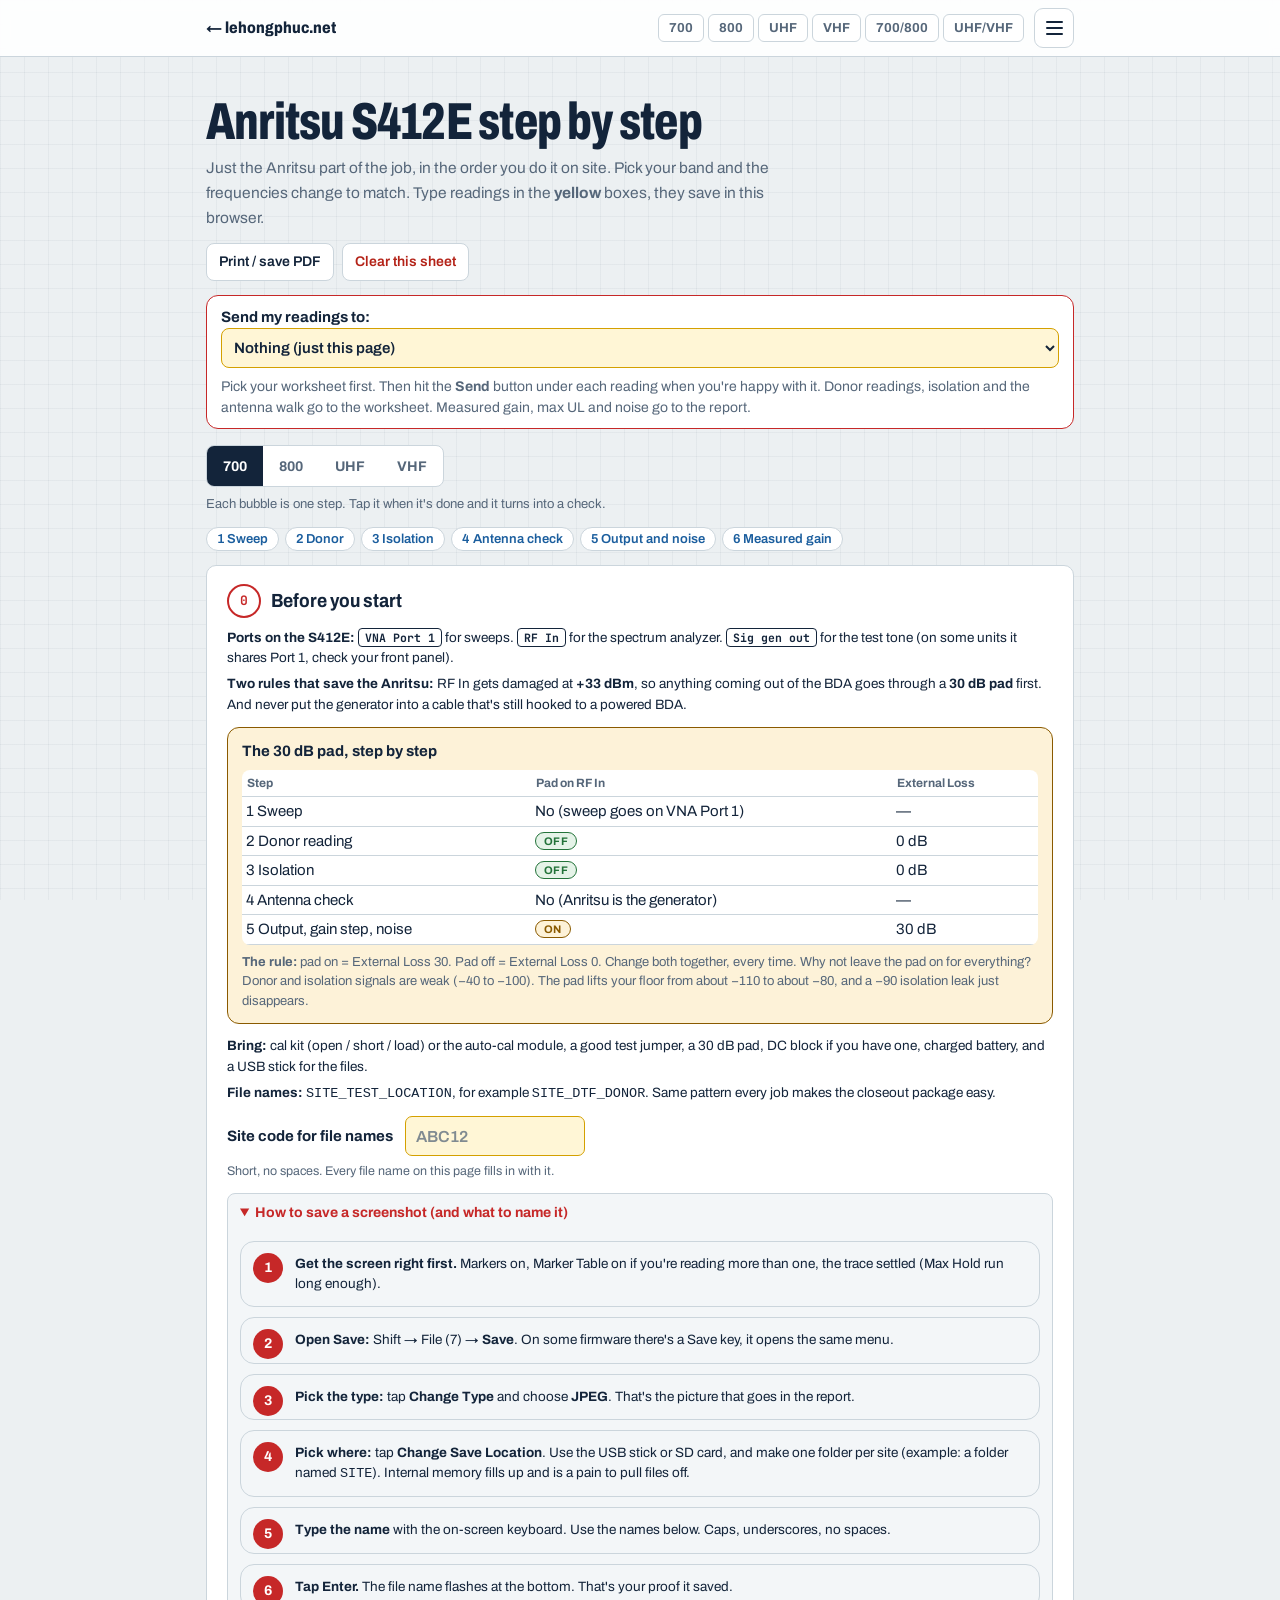
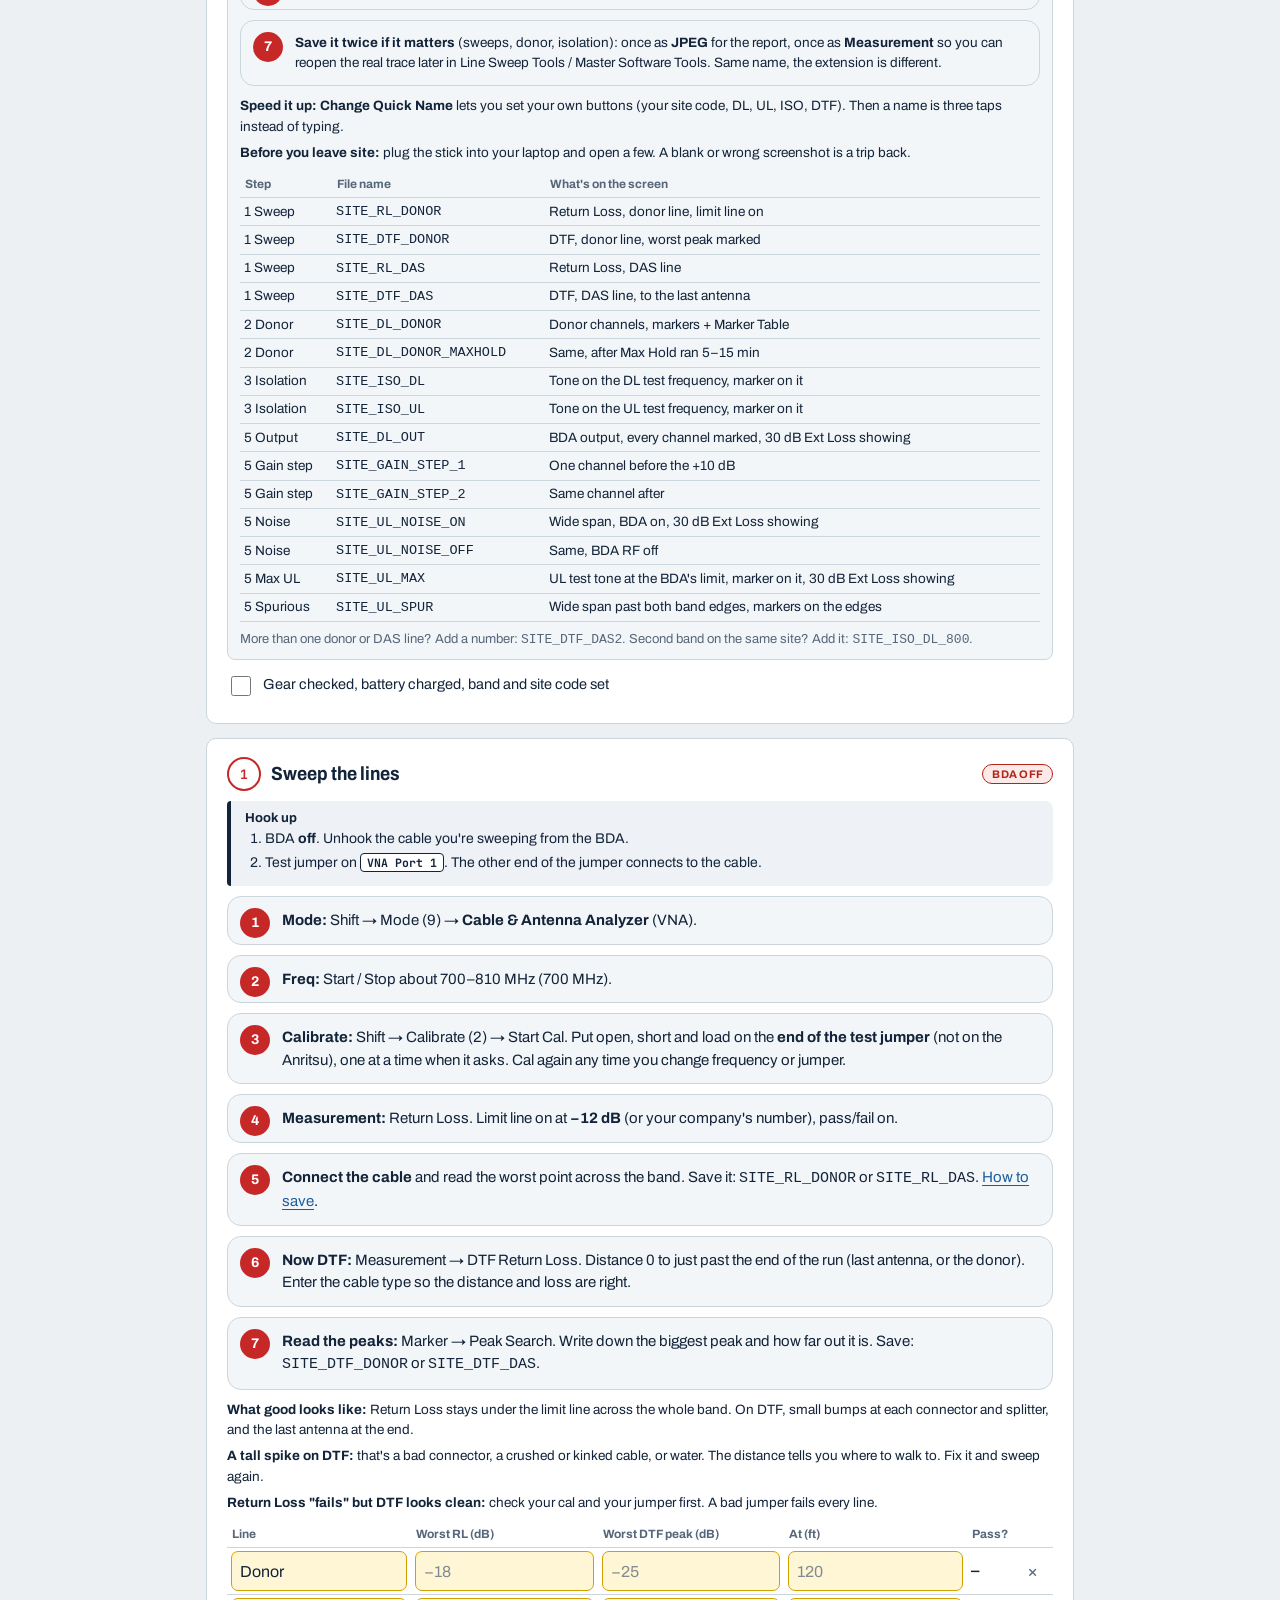
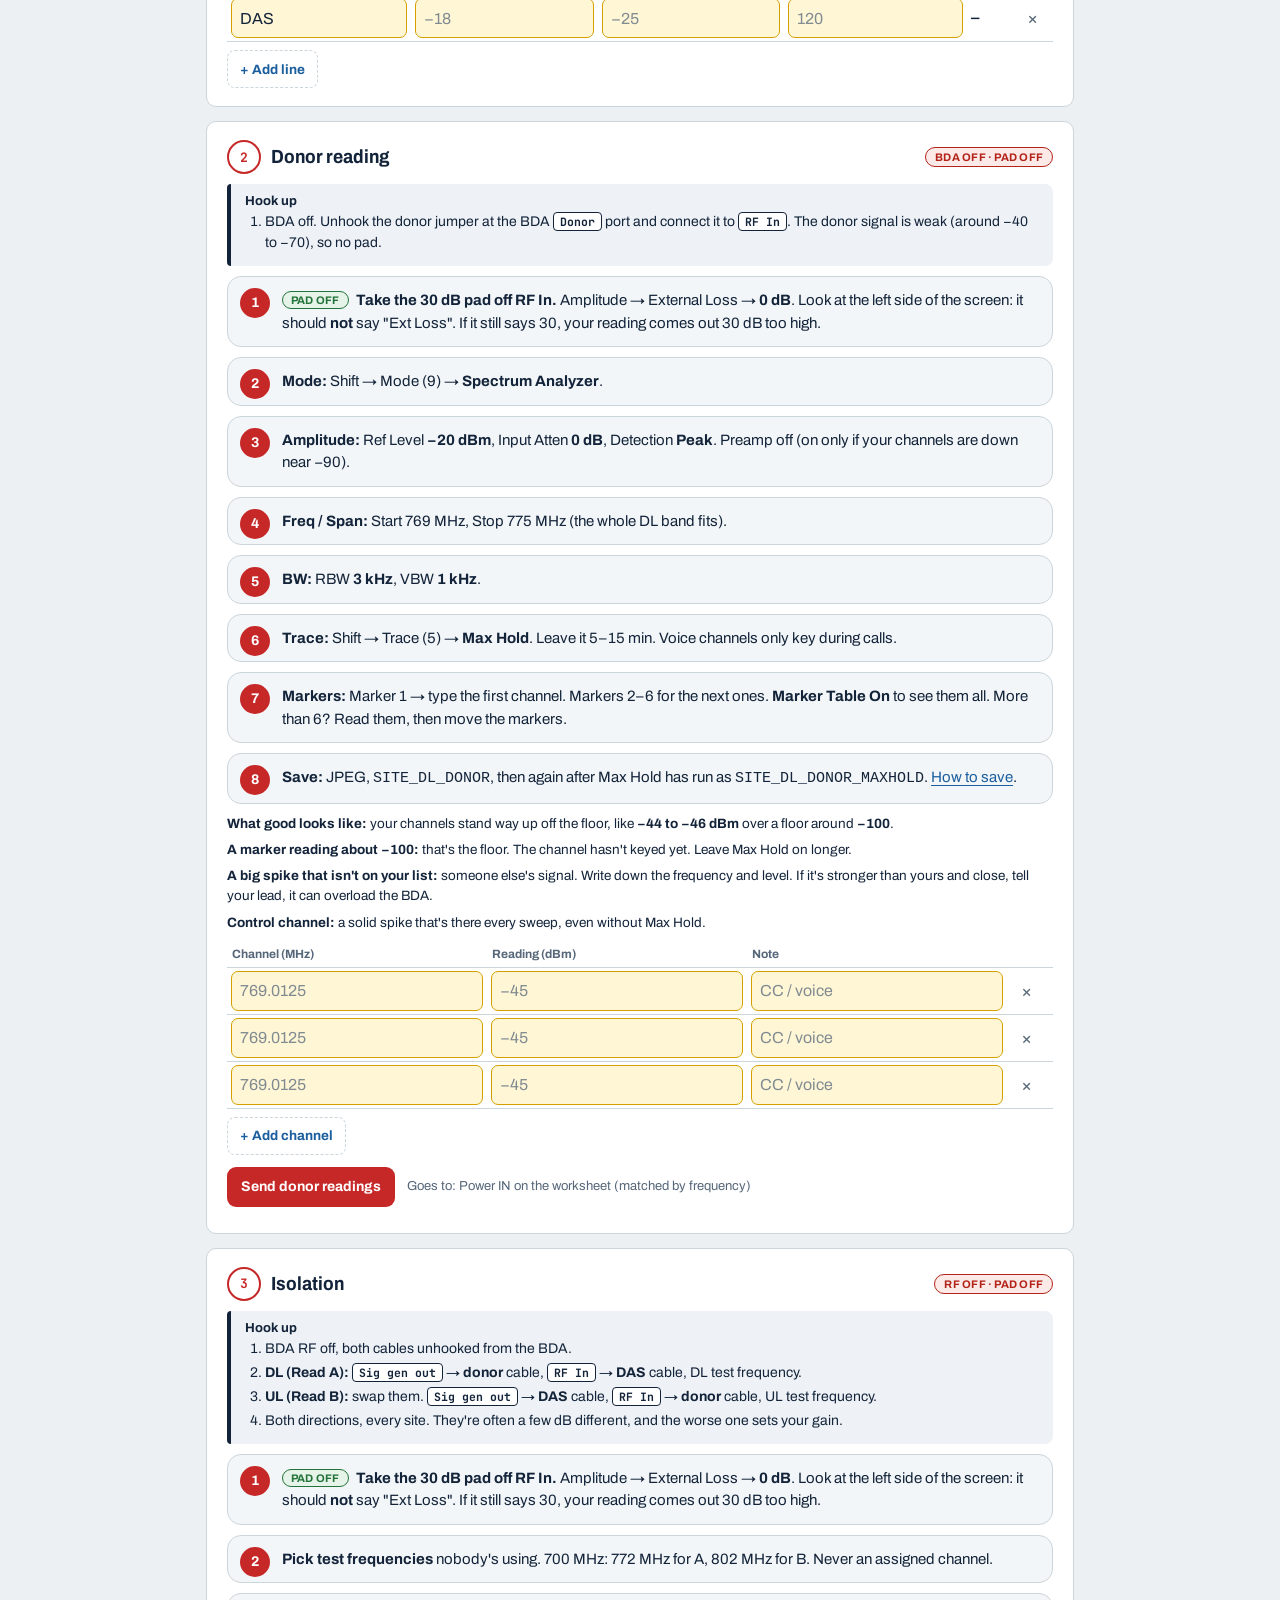
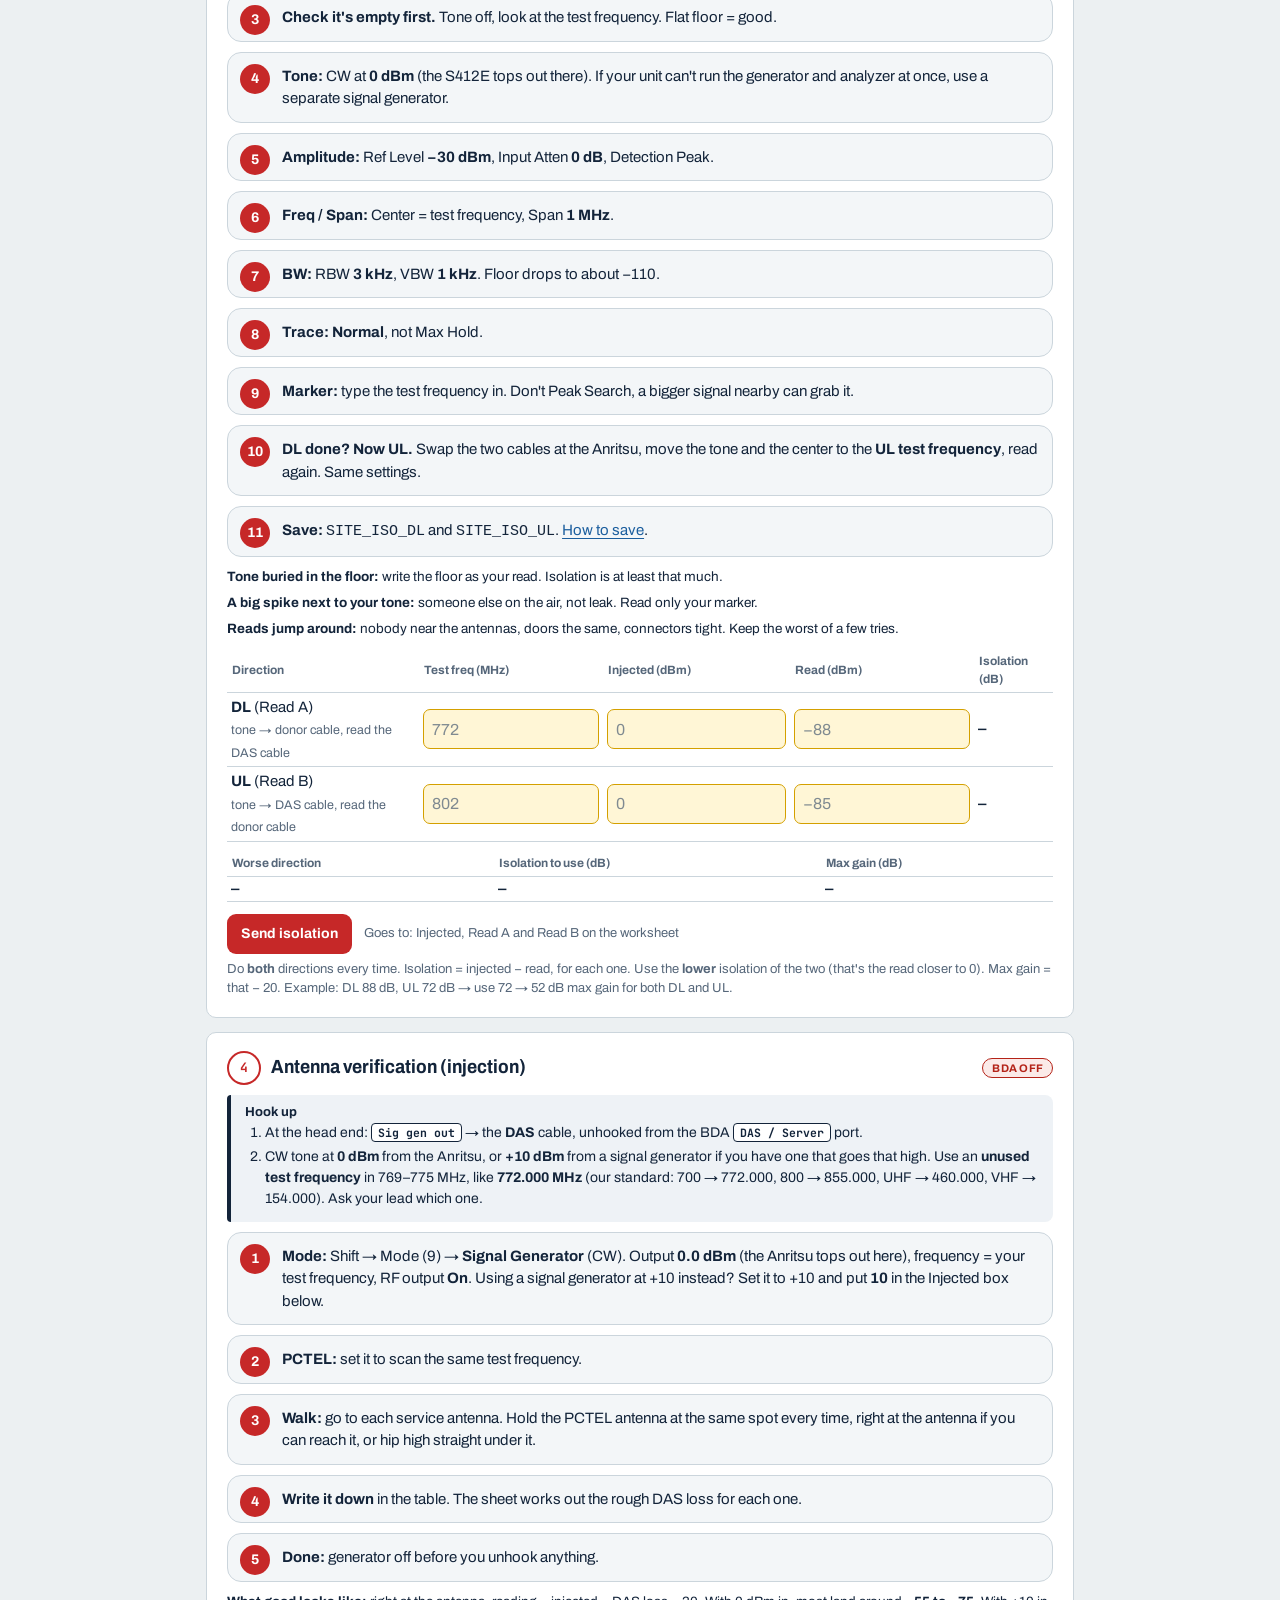
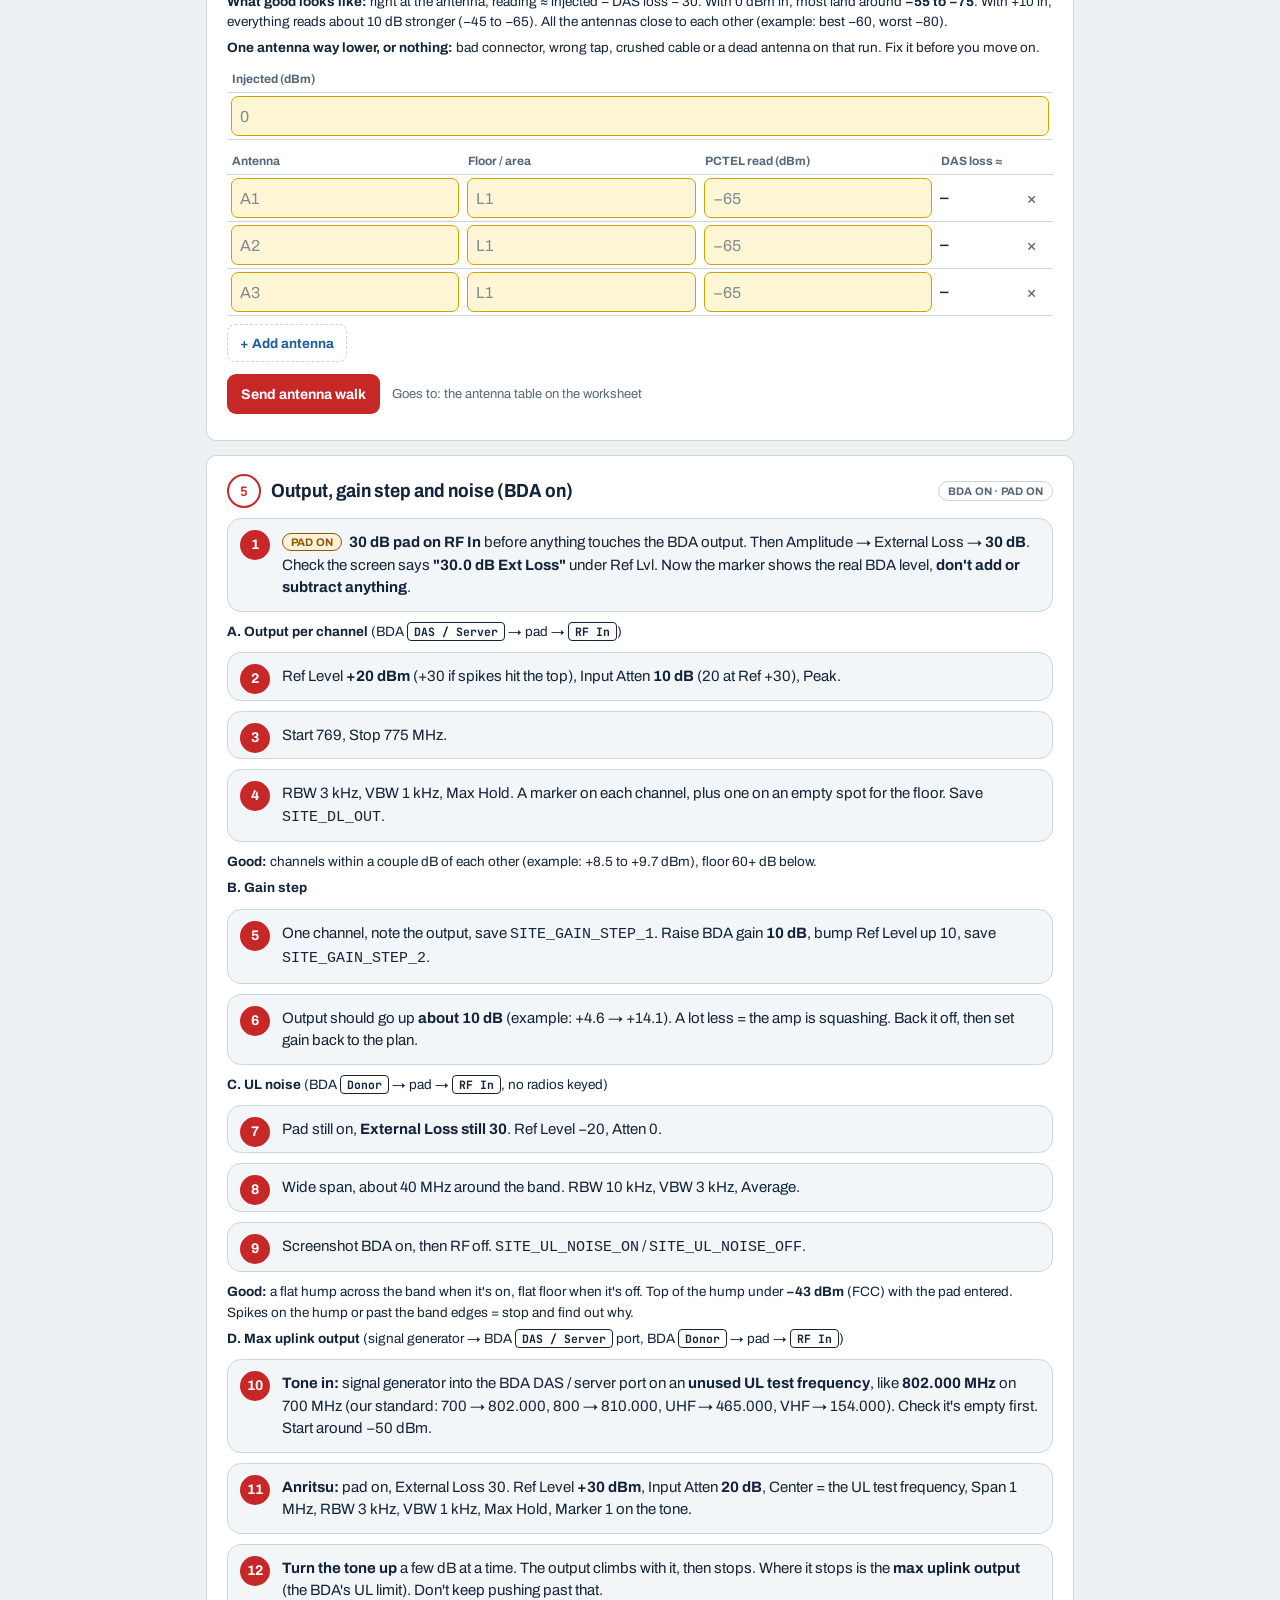
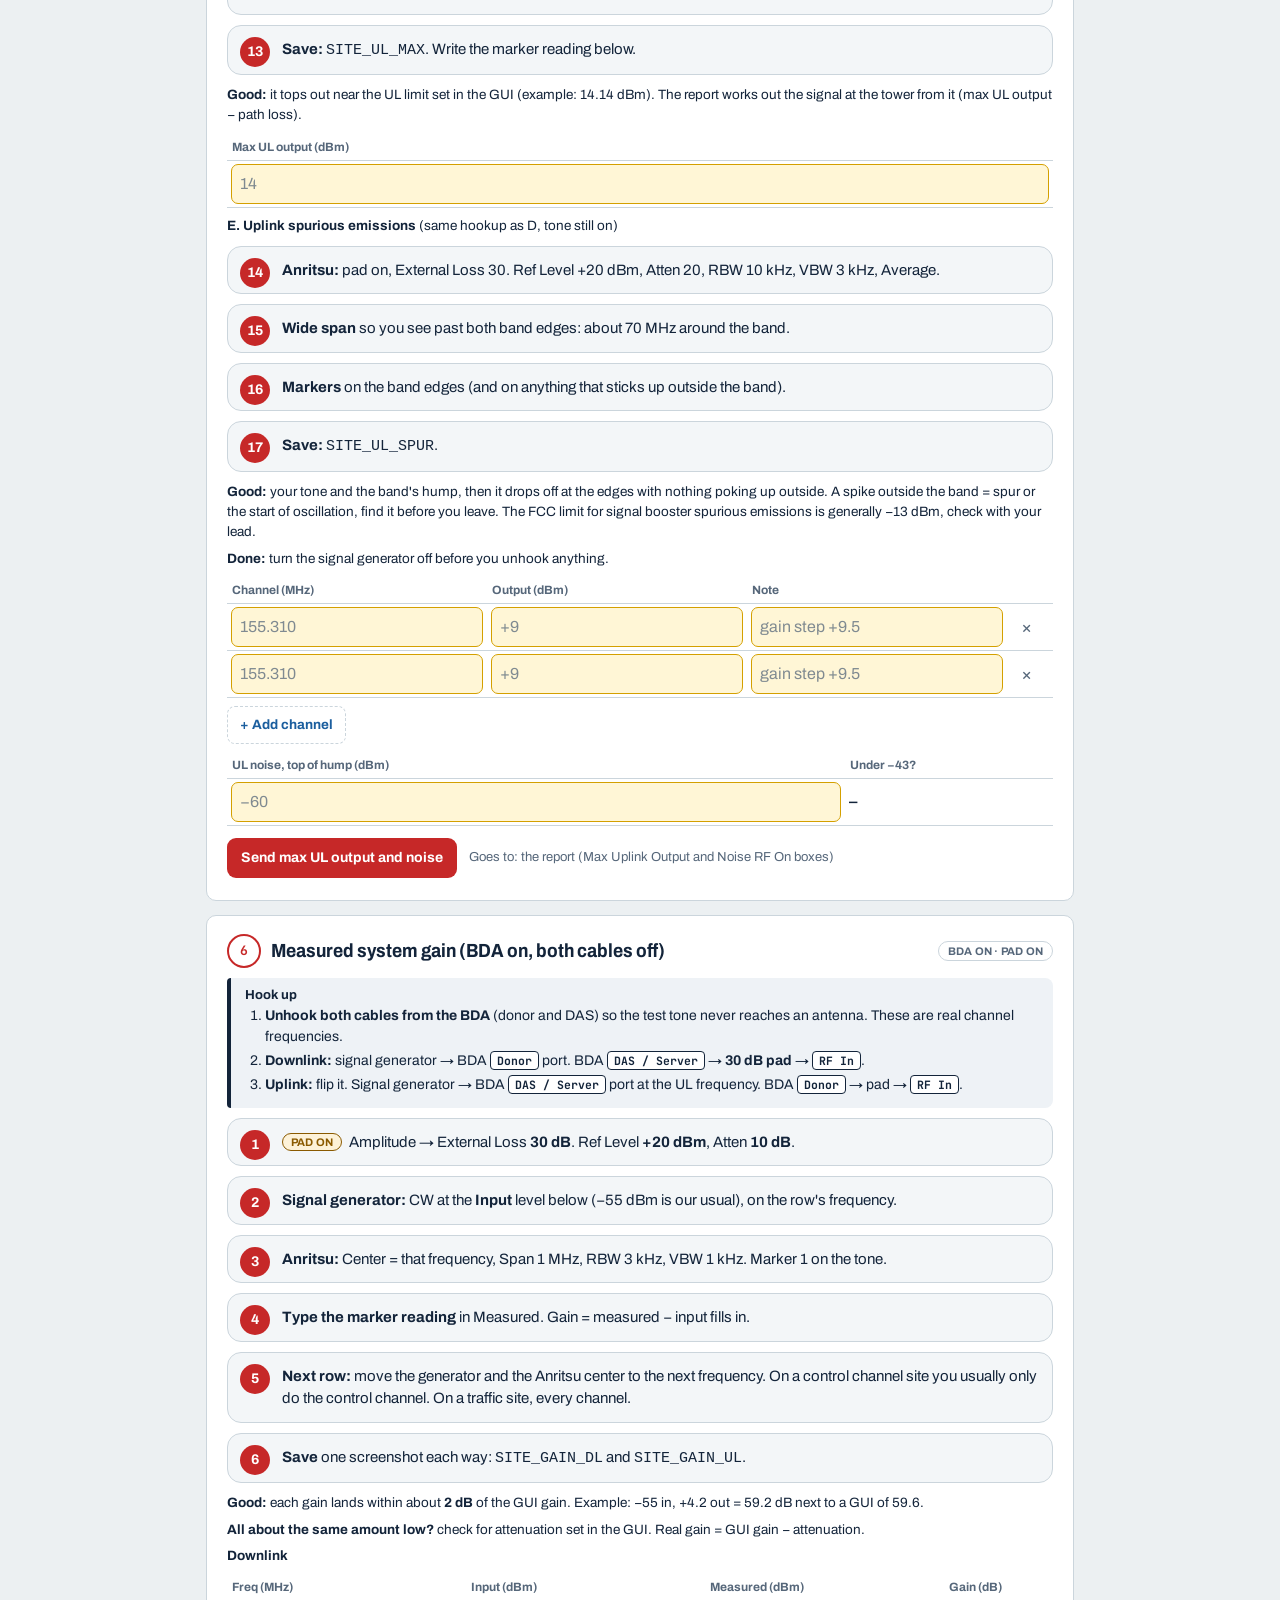
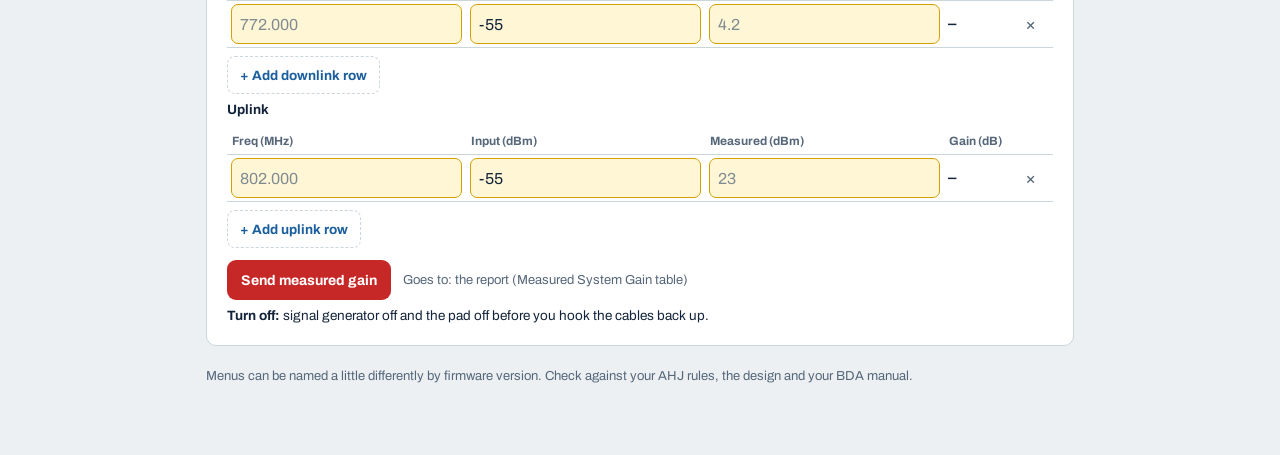
<file: anritsu/index.html>
<!doctype html>
<html lang="en">
<head>
<meta charset="utf-8">
<meta name="viewport" content="width=device-width, initial-scale=1, viewport-fit=cover">
<title>Anritsu S412E Step by Step</title>
<meta name="description" content="Anritsu S412E step by step for BDA commissioning: sweeps, donor reading, isolation, antenna verification, output and noise.">
<link rel="preconnect" href="https://fonts.googleapis.com">
<link rel="preconnect" href="https://fonts.gstatic.com" crossorigin>
<link rel="stylesheet" href="https://fonts.googleapis.com/css2?family=IBM+Plex+Sans:wght@400;500;600;700&family=IBM+Plex+Mono:wght@500;600&display=swap">
<style>
:root{
  --bg:#f3f5f6; --card:#fff; --ink:#151b20; --muted:#5d6b75; --line:#d5dce0; --soft:#f6f8f9;
  --in-bg:#fff8e6; --in-line:#d9a520; --calc-bg:#eaf1fa; --calc:#1f5fa8; --accent:#cf5d16;
  --hook-bg:#eef2f6; --ok:#2e7a33; --ok-bg:#e9f5ea; --bad:#b3261e; --bad-bg:#fbecea; --warn:#8a6100; --warn-bg:#fdf3dc;
  --sans:"IBM Plex Sans",system-ui,-apple-system,"Segoe UI",sans-serif; --mono:"IBM Plex Mono",ui-monospace,Menlo,monospace;
}
@media (prefers-color-scheme: dark){:root{
  --bg:#0f1418; --card:#171e24; --ink:#e6ecef; --muted:#9aa8b1; --line:#2a343b; --soft:#1b2329;
  --in-bg:#2a2412; --in-line:#c99a1e; --calc-bg:#182838; --calc:#7fb6f2; --accent:#f08a46;
  --hook-bg:#1c252c; --ok:#79c77d; --ok-bg:#16291a; --bad:#f08a80; --bad-bg:#33191a; --warn:#e2b552; --warn-bg:#2e2510; color-scheme:dark}}
*{box-sizing:border-box}
body{margin:0;background:var(--bg);color:var(--ink);font:15px/1.5 var(--sans)}
a{color:var(--calc)}
.wrap{max-width:900px;margin:0 auto;padding:18px max(16px,env(safe-area-inset-left,0px)) 90px}
/* top */
.top{position:sticky;top:0;z-index:20;background:color-mix(in srgb,var(--bg) 92%,transparent);backdrop-filter:blur(8px);border-bottom:1px solid var(--line)}
.top .in{max-width:900px;margin:0 auto;padding:8px max(16px,env(safe-area-inset-left,0px));display:flex;align-items:center;gap:10px}
.top .home{font-weight:700;text-decoration:none;color:var(--ink);margin-right:auto;white-space:nowrap}
.bands{display:flex;gap:4px}
.bands a{font:600 13px var(--mono);text-decoration:none;color:var(--muted);border:1px solid var(--line);border-radius:7px;padding:5px 9px;background:var(--card)}
.bands a[aria-current="page"]{background:var(--ink);color:var(--card);border-color:var(--ink)}
.burger{flex:none;width:40px;height:40px;border:1px solid var(--line);border-radius:9px;background:var(--card);color:var(--ink);cursor:pointer;display:grid;place-items:center;position:relative}
.burger i,.burger i::before,.burger i::after{display:block;width:17px;height:2px;background:currentColor;border-radius:2px;position:relative}
.burger i::before,.burger i::after{content:"";position:absolute;left:0}.burger i::before{top:-6px}.burger i::after{top:6px}
.menu{position:absolute;right:max(16px,env(safe-area-inset-right,0px));top:54px;width:min(300px,calc(100vw - 32px));background:var(--card);border:1px solid var(--line);border-radius:12px;padding:8px;box-shadow:0 10px 30px rgba(0,0,0,.18);display:none}
.menu.open{display:block}
.menu .lbl{font:500 11px var(--mono);letter-spacing:.12em;text-transform:uppercase;color:var(--muted);padding:8px 10px 4px}
.menu a{display:block;padding:9px 10px;border-radius:8px;text-decoration:none;color:var(--ink)}
.menu a:hover{background:var(--soft)} .menu a small{display:block;color:var(--muted);font-size:12.5px}
@media (max-width:560px){.bands{display:none}}
header h1{font-size:clamp(26px,5vw,34px);line-height:1.1;margin:14px 0 4px}
header p{color:var(--muted);margin:0 0 12px;max-width:68ch}
.tools{display:flex;gap:8px;flex-wrap:wrap;margin:0 0 14px}
.tools button{font:600 14px var(--sans);min-height:38px;padding:6px 12px;border-radius:8px;border:1px solid var(--line);background:var(--card);color:var(--ink);cursor:pointer}
.tools button.danger{color:var(--bad)}.tools button.primary{background:var(--accent);color:#fff;border-color:var(--accent)}
.legend{display:flex;gap:14px;flex-wrap:wrap;font-size:12.5px;color:var(--muted);margin-bottom:12px}
.legend span::before{content:"";display:inline-block;width:12px;height:12px;border-radius:3px;margin-right:5px;vertical-align:-2px}
.legend .l1::before{background:var(--in-bg);border:1.5px solid var(--in-line)} .legend .l2::before{background:var(--calc-bg);border:1.5px solid var(--calc)}
/* cards */
.card{background:var(--card);border:1px solid var(--line);border-radius:12px;padding:14px 16px;margin-bottom:12px}
.card h2{font-size:17px;margin:0 0 6px;display:flex;align-items:center;gap:9px;flex-wrap:wrap}
.card h2 .n{display:inline-grid;place-items:center;min-width:30px;height:26px;padding:0 6px;border-radius:6px;background:var(--ink);color:var(--card);font:600 13px var(--mono)}
.tag{margin-left:auto;font:600 11px var(--mono);border:1px solid var(--line);border-radius:999px;padding:2px 8px;color:var(--muted)}
.tag.off{color:var(--bad);border-color:var(--bad)}
.use{font-size:13.5px;color:var(--muted);margin:0 0 8px}.use b{color:var(--ink)}
.ins{margin:4px 0 8px;padding-left:20px}.ins li{margin:3px 0}
.hook{background:var(--hook-bg);border-left:4px solid var(--ink);border-radius:6px;padding:8px 12px;margin:8px 0;font-size:14px}
.hook .t{font:600 11.5px var(--mono);letter-spacing:.08em;text-transform:uppercase;margin-bottom:3px}
.hook ol{margin:0;padding-left:20px}.hook li{margin:3px 0}
details.how{border:1px solid var(--line);border-radius:8px;margin:8px 0;background:var(--soft)}
details.how summary{cursor:pointer;padding:8px 12px;font-weight:600;font-size:14px}
details.how .b{padding:0 12px 10px;font-size:13.5px}
table.set{border-collapse:collapse;width:100%;font-size:13px}
table.set td{border-top:1px solid var(--line);padding:5px 6px;vertical-align:top}
table.set td:first-child{font-weight:600;width:34%}
.port{display:inline-block;border:1.4px solid currentColor;border-radius:4px;padding:0 5px;font:600 12px var(--mono);white-space:nowrap}
/* fields */
.fields{display:grid;grid-template-columns:repeat(auto-fit,minmax(150px,1fr));gap:8px 10px;margin:8px 0}
.fld{display:flex;flex-direction:column;gap:3px;min-width:0}
.fld label{font-size:12.5px;color:var(--muted);line-height:1.25}
.fld .row{display:flex;gap:6px}
input,select{font:16px var(--mono);min-height:40px;width:100%;min-width:0;padding:6px 8px;border-radius:7px;border:1.5px solid var(--in-line);background:var(--in-bg);color:var(--ink)}
select{font-family:var(--sans);font-size:15px}
.fld .row select{width:auto;flex:none;border-color:var(--line);background:var(--card)}
input::placeholder{color:var(--muted);opacity:.75}
/* equations */
.eq{border:1.5px dashed var(--line);border-radius:10px;padding:9px 10px;margin:9px 0;background:var(--soft)}
.eq .f{font-weight:600;font-size:14px;margin-bottom:6px}
.eq .row{display:flex;align-items:flex-end;gap:6px}
.eq .cell{flex:1 1 0;min-width:0;display:flex;flex-direction:column;gap:3px}
.eq .cell .lb{font-size:11.5px;color:var(--muted);line-height:1.2;min-height:28px;display:flex;align-items:flex-end}
.eq .cell .v{min-height:40px;border-radius:7px;display:flex;align-items:center;justify-content:center;font:600 16px var(--mono);border:1.5px solid var(--line);background:var(--card);padding:0 4px;overflow:hidden;white-space:nowrap}
.eq .cell .v.calc{background:var(--calc-bg);border-color:var(--calc);color:var(--calc)}
.eq .cell .v.fixed{color:var(--muted)}
.eq .cell input{text-align:center}
.eq .cell.res .v{border-width:2.5px;border-color:var(--calc);background:var(--calc-bg);color:var(--calc);font-size:17px}
.eq .cell.res .lb{font-weight:700;color:var(--ink)}
.eq .op{flex:none;font:700 20px var(--mono);padding-bottom:7px;width:16px;text-align:center;color:var(--muted)}
@media (max-width:640px){
  .eq .row{flex-wrap:wrap}
  .eq .cell{flex:1 1 calc(50% - 24px)}
  .eq .op{width:12px}
  .eq .cell.res{flex-basis:100%}
  .eq .op.eqs{display:none}
}
.verdict{border-radius:8px;padding:7px 10px;font-weight:600;font-size:14px;margin:8px 0 2px}
.verdict.ok{background:var(--ok-bg);color:var(--ok)} .verdict.bad{background:var(--bad-bg);color:var(--bad)} .verdict.warn{background:var(--warn-bg);color:var(--warn)} .verdict.na{background:var(--soft);color:var(--muted);font-weight:500}
.note{font-size:13px;color:var(--muted);margin:6px 0 0}
.rule{border:1.5px solid var(--in-line);background:var(--in-bg);border-radius:8px;padding:9px 12px;margin:10px 0;font-size:13.5px}
.rule b.t{display:block;margin-bottom:3px}
.rule ol{margin:0;padding-left:20px}.rule li{margin:3px 0}
/* tables */
.tw{overflow-x:auto;margin:8px 0}
table.grid{border-collapse:collapse;width:100%;min-width:520px}
table.grid th{font-size:12px;text-align:left;color:var(--muted);font-weight:600;padding:4px 5px;border-bottom:1px solid var(--line)}
table.grid td{padding:3px 4px;border-bottom:1px solid var(--line)}
table.grid td.out{font:600 14px var(--mono);white-space:nowrap}
table.grid .x{border:0;background:none;color:var(--muted);font-size:20px;cursor:pointer;min-height:36px;min-width:36px}
button.add{font:600 13.5px var(--sans);border:1px dashed var(--line);background:none;color:var(--calc);border-radius:8px;padding:7px 12px;cursor:pointer;min-height:38px}
.chk{display:flex;gap:9px;align-items:flex-start;padding:6px 0;font-size:14.5px}
.chk input{width:20px;height:20px;min-height:0;flex:none;margin-top:2px;accent-color:var(--ok)}
/* result bar */
#bar{position:fixed;left:0;right:0;bottom:0;z-index:15;background:var(--card);border-top:1px solid var(--line);box-shadow:0 -6px 18px rgba(0,0,0,.1)}
#bar .in{max-width:900px;margin:0 auto;display:grid;grid-template-columns:repeat(6,minmax(0,1fr));gap:4px;padding:7px max(12px,env(safe-area-inset-left,0px)) calc(7px + env(safe-area-inset-bottom,0px))}
#bar div{text-align:center;font-size:11px;color:var(--muted);line-height:1.2}
#bar b{display:block;font:600 15px var(--mono);color:var(--ink)}
#bar .ok b{color:var(--ok)} #bar .bad b{color:var(--bad)}#bar .warn b{color:#B7791F}@media (max-width:640px){#bar .rg{display:none}}@media (max-width:420px){#bar b{font-size:13px}#bar div{font-size:10px}#bar .in{gap:2px;padding-left:6px;padding-right:6px}}
footer{font-size:13px;color:var(--muted);margin-top:20px}
:focus-visible{outline:2px solid var(--calc);outline-offset:2px}
@media print{
  .top,#bar,.tools,button.add,table.grid .x{display:none!important}
  body{background:#fff;color:#000;font-size:11px}
  .card{break-inside:avoid;border-color:#999}
  details.how{display:none}
  .wrap{padding:0}
}
</style>
<style id="look-refresh">
@import url('https://fonts.googleapis.com/css2?family=Archivo:wdth,wght@62..125,400..800&family=JetBrains+Mono:wght@500;600;700&display=swap');
/* ===== Look refresh: riser-drawing blueprint, fire-red callouts. Styling only, no content changes. ===== */
:root{
  --bg:#ECF0F2; --card:#FFFFFF; --paper:#FFFFFF; --ink:#13243A; --muted:#56677A; --line:#CBD5DC; --soft:#F3F6F8; --fixed-bg:#F1F4F6;
  --accent:#C62828; --signal:#C62828; --link:#1B5E9E; --calc:#1B5E9E; --ans:#1B5E9E; --calc-bg:#E8F0F9; --ans-bg:#E8F0F9;
  --in-bg:#FFF6D6; --in-line:#D4A000; --hook-bg:#EEF2F6;
  --ok:#23733A; --ok-bg:#E5F3E8; --bad:#B42318; --bad-bg:#FBEAE8; --warn:#8A5A00; --warn-bg:#FDF2D8;
  --gain:#23733A; --gain-bg:#EAF5EC; --loss:#B42318; --loss-bg:#FBEDEB;
  --grid:rgba(19,36,58,.045); --panel:#0E1E30;
  --sans:"Archivo",system-ui,-apple-system,"Segoe UI",sans-serif; --body:var(--sans); --display:var(--sans); --font-ui:var(--sans);
  --mono:"JetBrains Mono",ui-monospace,Menlo,monospace; --font-num:var(--mono);
}
@media (prefers-color-scheme: dark){:root:not([data-theme="light"]){
  --bg:#0D1823; --card:#132131; --paper:#132131; --ink:#E4EBF1; --muted:#93A4B4; --line:#24364A; --soft:#182A3C; --fixed-bg:#192B3D;
  --accent:#F0614F; --signal:#F0614F; --link:#79B4F2; --calc:#79B4F2; --ans:#79B4F2; --calc-bg:#16293F; --ans-bg:#16293F;
  --in-bg:#2A2410; --in-line:#CDA22B; --hook-bg:#172839;
  --ok:#76C98A; --ok-bg:#15291C; --bad:#F28B7F; --bad-bg:#33191A; --warn:#E6C26B; --warn-bg:#2E2510;
  --gain:#76C98A; --gain-bg:#16291C; --loss:#F28B7F; --loss-bg:#301B1B;
  --grid:rgba(140,180,220,.05); color-scheme:dark}}
:root[data-theme="dark"]{
  --bg:#0D1823; --card:#132131; --paper:#132131; --ink:#E4EBF1; --muted:#93A4B4; --line:#24364A; --soft:#182A3C; --fixed-bg:#192B3D;
  --accent:#F0614F; --signal:#F0614F; --link:#79B4F2; --calc:#79B4F2; --ans:#79B4F2; --calc-bg:#16293F; --ans-bg:#16293F;
  --in-bg:#2A2410; --in-line:#CDA22B; --hook-bg:#172839;
  --ok:#76C98A; --ok-bg:#15291C; --bad:#F28B7F; --bad-bg:#33191A; --warn:#E6C26B; --warn-bg:#2E2510;
  --gain:#76C98A; --gain-bg:#16291C; --loss:#F28B7F; --loss-bg:#301B1B; --grid:rgba(140,180,220,.05); color-scheme:dark}
body{background-color:var(--bg);
  background-image:linear-gradient(var(--grid) 1px,transparent 1px),linear-gradient(90deg,var(--grid) 1px,transparent 1px);
  background-size:24px 24px;background-attachment:fixed;-webkit-font-smoothing:antialiased;text-rendering:optimizeLegibility}
input,select,button{font-family:var(--sans)}
a{text-underline-offset:3px}
.burger{background:var(--card)}
.menu{border-radius:10px;box-shadow:0 18px 40px -12px rgba(13,24,35,.35)}
.menu .lbl{font:700 12px/1.3 var(--sans);letter-spacing:.01em;text-transform:none;color:var(--accent)}
.menu a{font-weight:600}
.menu a small{font-weight:400}
.menu a[aria-current="page"]{background:var(--soft);box-shadow:inset 3px 0 0 var(--accent)}
@media print{body{background-image:none}}

.top{background:color-mix(in srgb,var(--card) 90%,transparent)}
.top .home{font-weight:800;font-stretch:85%;font-size:16px}
.bands a{font:700 13px var(--sans);border-radius:6px;padding:6px 10px}
.bands a[aria-current="page"]{background:var(--accent);border-color:var(--accent);color:#fff}
header h1{font-weight:800;font-stretch:72%;font-size:clamp(34px,6.5vw,52px);line-height:.95;letter-spacing:-.015em;margin:22px 0 10px}
header p{font-size:15.5px;line-height:1.6}
.tools button{font-weight:600;border-radius:8px}
.legend{font-weight:500}
.card{border-radius:10px;padding:18px 20px;margin-bottom:14px}
.card h2{font-size:19px;font-weight:700;font-stretch:90%;gap:10px;margin-bottom:10px}
.card h2 .n{background:transparent;color:var(--accent);border:2px solid var(--accent);border-radius:999px;min-width:34px;height:34px;padding:0 7px;font:700 13px var(--mono)}
.tag{font:700 11px var(--sans);letter-spacing:.02em;padding:3px 9px}
.tag.off{background:var(--bad-bg)}
.hook{border-left-color:var(--ink);border-radius:4px 8px 8px 4px;padding:10px 14px}
.hook .t{font:700 13px var(--sans);letter-spacing:0;text-transform:none;color:var(--ink)}
.port{font:700 11.5px var(--mono);border-radius:4px;padding:1px 6px;background:var(--card)}
details.how summary{font-weight:700}
.eq{border:1px solid var(--line);border-radius:10px;padding:12px;background:var(--soft)}
.eq .f{font-weight:700;font-size:14.5px}
.eq .op{color:var(--accent)}
.verdict{border-radius:8px;padding:9px 12px}
.rule{border-radius:10px}
table.grid th{font-weight:700}
button.add{font-weight:700}
#bar{background:var(--panel);border-top:2px solid var(--accent);box-shadow:none}
#bar div{color:rgba(228,235,241,.62)}
#bar b{color:#fff}
#bar .ok b{color:#7BD88F} #bar .bad b{color:#FF8A80}#bar .warn b{color:#FFD166}
footer{line-height:1.6}
.jmsg{align-self:center;font-size:13.5px;font-weight:600;color:var(--ok)}
table.grid select{min-width:66px;width:100%;padding:6px 24px 6px 8px}

@media (max-width:560px){
  #step-4 .tw,#step-0B .tw{overflow:visible}
  #step-4 table.grid,#step-0B table.grid,.duo #step-4 table.grid{min-width:0!important;table-layout:auto}
  #step-4 table.grid tr:first-child,#step-0B table.grid tr:first-child{display:none}
  #step-4 table.grid tr,#step-0B table.grid tr{display:grid;gap:6px 8px;padding:8px 0;border-bottom:1px solid var(--line);align-items:end}
  #step-4 table.grid tr{grid-template-columns:1fr 76px 36px;grid-template-areas:"f c x" "p s s"}
  #step-0B table.grid tr{grid-template-columns:1fr 1fr 36px;grid-template-areas:"a l x" "r o o"}
  #step-4 table.grid td,#step-0B table.grid td{border:0;padding:0;display:flex;flex-direction:column;gap:3px;min-width:0}
  #step-4 table.grid td::before,#step-0B table.grid td::before{font-size:12px;color:var(--muted)}
  #step-4 td:nth-child(1){grid-area:f}#step-4 td:nth-child(1)::before{content:"DL freq (MHz)"}
  #step-4 td:nth-child(2){grid-area:c}#step-4 td:nth-child(2)::before{content:"Control ch?"}
  #step-4 td:nth-child(3){grid-area:p}#step-4 td:nth-child(3)::before{content:"Power IN (dBm)"}
  #step-4 td:nth-child(4){grid-area:s}#step-4 td:nth-child(4)::before{content:"How you got it"}
  #step-4 td:nth-child(5){grid-area:x;align-self:center}
  #step-0B td:nth-child(1){grid-area:a}#step-0B td:nth-child(1)::before{content:"Antenna"}
  #step-0B td:nth-child(2){grid-area:l}#step-0B td:nth-child(2)::before{content:"Floor / area"}
  #step-0B td:nth-child(3){grid-area:r}#step-0B td:nth-child(3)::before{content:"PCTEL read (dBm)"}
  #step-0B td:nth-child(4){grid-area:o;justify-content:flex-end}#step-0B td:nth-child(4)::before{content:"DAS loss"}
  #step-0B td:nth-child(5){grid-area:x;align-self:center}
}

.why{font-size:13.5px;color:var(--muted);margin:-2px 0 10px;border-left:3px solid var(--accent);padding:2px 0 2px 10px}
.why b{color:var(--ink)}
.measure{border:1.5px solid var(--ok);background:var(--ok-bg);border-radius:10px;padding:10px 12px;margin:10px 0}
.measure .t{display:block;color:var(--ok);margin-bottom:2px}
.explain{font-size:13.5px;margin:6px 0 0;color:var(--ink)}
.explain b{color:var(--ink)}
#m-src,[id^="m-src-"]{font-weight:600}
.guide{border-color:var(--accent)}.guide summary{color:var(--accent)}.gl{padding-left:20px;margin:6px 0}.gl li{margin:5px 0}
section.card{counter-reset:st}.gl{list-style:none;padding:0;margin:10px 0;display:grid;gap:10px}
.gl li{counter-increment:st;position:relative;margin:0;padding:12px 14px 12px 54px;background:var(--soft);border:1px solid var(--line);border-radius:14px;line-height:1.5;cursor:pointer;transition:opacity .15s,border-color .15s}
.gl li::before{content:counter(st);position:absolute;left:12px;top:11px;width:30px;height:30px;border-radius:50%;background:var(--accent);color:#fff;font:700 14px/30px var(--sans);text-align:center}
.gl li:hover{border-color:var(--accent)}
.gl li:focus-visible{outline:2px solid var(--accent);outline-offset:2px}
.gl li.done{opacity:.55}.gl li.done::before{content:"✓";background:var(--ok)}
.gl li b:first-child{display:inline}
.taphint{font-size:13px;color:var(--muted);margin:-6px 0 12px}
@media (max-width:480px){.gl li{padding:11px 12px 11px 48px;border-radius:12px}.gl li::before{left:10px;width:28px;height:28px;line-height:28px}}
@media print{.gl li{break-inside:avoid;opacity:1!important;background:none}}
.pad{display:inline-block;font:700 11px var(--sans);letter-spacing:.02em;padding:2px 8px;border-radius:999px;margin-right:4px;vertical-align:1px}
.pad.on{background:var(--warn-bg);color:var(--warn);border:1px solid var(--warn)}.pad.off{background:var(--ok-bg);color:var(--ok);border:1px solid var(--ok)}
.padbox{border:1.5px solid var(--warn);border-radius:12px;padding:12px 14px;margin:12px 0;background:var(--warn-bg)}.padbox .t{font-weight:700;margin-bottom:6px}.padbox .tw{background:var(--card);border-radius:8px}
.sendrow{display:flex;flex-wrap:wrap;align-items:center;gap:6px 12px;margin:12px 0 4px}.sendbtn{font:700 14px var(--sans);background:var(--accent);color:#fff;border:0;border-radius:9px;min-height:40px;padding:8px 14px;cursor:pointer}.sentst{font-size:13px;color:var(--muted)}
.sendbox{border:1.5px solid var(--accent);border-radius:12px;padding:10px 14px;margin:0 0 12px;background:var(--card)}.sendbox select{font:600 15px var(--sans);min-height:40px;padding:4px 8px;border-radius:8px;border:1.5px solid var(--in-line);background:var(--in-bg);color:var(--ink);max-width:100%}
.bandpick{display:inline-flex;border:1px solid var(--line);border-radius:8px;overflow:hidden;background:var(--card);margin:4px 0 14px}
.bandpick button{font:700 14px var(--sans);border:0;background:none;color:var(--muted);min-height:40px;padding:6px 16px;cursor:pointer}
.bandpick button[aria-pressed="true"]{background:var(--ink);color:var(--card)}
.del{border:0;background:none;color:var(--muted);font-size:18px;cursor:pointer;min-width:32px;min-height:32px}
td.out.ok{color:var(--ok)} td.out.bad{color:var(--bad)}
.sumline{font-size:14px;color:var(--muted);margin:8px 0 0}
.jump{display:flex;flex-wrap:wrap;gap:6px;margin:0 0 14px}.jump a{font:600 13px var(--sans);text-decoration:none;border:1px solid var(--line);border-radius:999px;padding:4px 10px;background:var(--card)}
.sitecode{display:flex;flex-wrap:wrap;align-items:center;gap:6px 12px;margin:12px 0}.sitecode label{font-weight:700}.sitecode input{font:600 16px var(--mono);max-width:180px;min-height:40px;padding:6px 10px;border-radius:7px;border:1.5px solid var(--in-line);background:var(--in-bg);color:var(--ink);text-transform:uppercase}.sitecode small{flex-basis:100%;color:var(--muted)}
code.fn{white-space:nowrap}table.names td:nth-child(2){white-space:nowrap}
@media (max-width:620px){table.names{min-width:0!important}table.names,table.names tbody,table.names tr,table.names td{display:block;width:100%}table.names tr:first-child{display:none}table.names tr{padding:6px 0;border-bottom:1px solid var(--line)}table.names td{border:0;padding:1px 0}table.names td:first-child{font-size:12px;color:var(--muted)}}
.stack small{color:var(--muted);font-weight:400}
@media (max-width:620px){table.stack,table.stack tbody,table.stack tr,table.stack td{display:block;width:100%;min-width:0!important;box-sizing:border-box}table.stack tr:first-child{display:none}table.stack tr{border:1px solid var(--line);border-radius:10px;padding:8px 10px;margin:0 0 10px}table.stack td{border:0;padding:4px 0}table.stack td[data-l]{display:flex;align-items:center;gap:10px}table.stack td[data-l]::before{content:attr(data-l);flex:0 0 120px;font:400 13px var(--sans);color:var(--muted)}table.stack td[data-l] input{flex:1;min-width:0}table.stack td.out{white-space:normal}table.stack td.delc{text-align:right;margin-top:-4px}}
@media print{.bandpick,.jump,.del{display:none!important}}
</style>
</head>
<body>
<div class="top"><div class="in">
  <a class="home" href="../">← lehongphuc.net</a>
  <nav class="bands" aria-label="Bands"><a href="../700/">700</a><a href="../800/">800</a><a href="../uhf/">UHF</a><a href="../vhf/">VHF</a><a href="../700-800/">700/800</a><a href="../uhf-vhf/">UHF/VHF</a></nav>
  <button class="burger" id="burger" aria-label="Menu" aria-expanded="false" aria-controls="menu"><i></i></button>
  <nav class="menu" id="menu">
    <div class="lbl">BDA Setting Gain</div>
    <a href="../700/">700 MHz<small>Step by step: Anritsu hookups, readings, math</small></a><a href="../800/">800 MHz<small>Step by step: Anritsu hookups, readings, math</small></a><a href="../uhf/">UHF<small>Step by step: Anritsu hookups, readings, math</small></a><a href="../vhf/">VHF<small>Step by step: Anritsu hookups, readings, math</small></a><a href="../700-800/">700/800 together<small>Dual-band BDA: both bands side by side</small></a><a href="../uhf-vhf/">UHF/VHF together<small>Dual-band BDA: both bands side by side</small></a>
    <div class="lbl">Practice and tools</div>
    <a href="../anritsu/" aria-current="page">Anritsu step by step<small>Sweep, donor, isolation, antenna check</small></a>
    <a href="../report/">Commissioning report<small>Turn a worksheet into the Word report</small></a>
    <a href="../practice/">Practice sites<small>A random site every refresh</small></a>
    <a href="../calc/">Link Budget Calculator<small>Just the math, with practice scenarios</small></a>
    <a href="../">Home</a>
  </nav>
</div></div>
<div class="wrap">
<header>
  <h1>Anritsu S412E step by step</h1>
  <p>Just the Anritsu part of the job, in the order you do it on site. Pick your band and the frequencies change to match. Type readings in the <b>yellow</b> boxes, they save in this browser.</p>
</header>
<div class="tools">
  <button type="button" id="print">Print / save PDF</button>
  <button type="button" class="danger" id="clear">Clear this sheet</button>
</div>
<div class="sendbox"><label for="target"><b>Send my readings to:</b></label> <select id="target"></select><p id="syncst" class="sumline"></p><p class="sumline">Pick your worksheet first. Then hit the <b>Send</b> button under each reading when you're happy with it. Donor readings, isolation and the antenna walk go to the worksheet. Measured gain, max UL and noise go to the report.</p></div>
<div class="bandpick" id="bandpick" role="group" aria-label="Band"><button data-b="700">700</button><button data-b="800">800</button><button data-b="UHF">UHF</button><button data-b="VHF">VHF</button></div>
<p class="taphint">Each bubble is one step. Tap it when it's done and it turns into a check.</p>
<nav class="jump" aria-label="Steps"><a href="#a-step-1">1 Sweep</a><a href="#a-step-2">2 Donor</a><a href="#a-step-3">3 Isolation</a><a href="#a-step-4">4 Antenna check</a><a href="#a-step-5">5 Output and noise</a><a href="#a-step-6">6 Measured gain</a></nav>
<div id="app"></div>
<footer>Menus can be named a little differently by firmware version. Check against your AHJ rules, the design and your BDA manual.</footer>
</div>
<script>
const BANDS={
"700":{"key":"700","name":"700 MHz","dl":"769–775 MHz","sweep":"about 700–810 MHz","dlStart":769,"dlStop":775},
"800":{"key":"800","name":"800 MHz","dl":"851–861 MHz","sweep":"about 800–870 MHz","dlStart":851,"dlStop":861},
"UHF":{"key":"UHF","name":"UHF","dl":"450–470 MHz","sweep":"about 440–480 MHz","dlStart":450,"dlStop":470},
"VHF":{"key":"VHF","name":"VHF","dl":"150–174 MHz","sweep":"about 140–180 MHz","dlStart":150,"dlStop":174}};
const ISOEX={'700':'772 MHz for A, 802 MHz for B','800':'855 MHz for A, 810 MHz for B','UHF':'460.000 MHz for A, 465.000 MHz for B (check both are empty first)','VHF':'154.000 MHz for A and B (check it\'s empty first)'};
const TESTF={'700':{dl:'772.000',ul:'802.000'},'800':{dl:'855.000',ul:'810.000'},'UHF':{dl:'460.000',ul:'465.000'},'VHF':{dl:'154.000',ul:'154.000'}};
const KEY='anritsu-sheet';
const $=id=>document.getElementById(id);
const P=t=>`<span class="port">${t}</span>`;
const esc=v=>String(v??'').replace(/&/g,'&amp;').replace(/"/g,'&quot;').replace(/</g,'&lt;');
const blank=()=>({done:{},gdl:[{in:'-55'}],gul:[{in:'-55'}],band:'700',lines:[{n:'Donor'},{n:'DAS'}],ch:[{},{},{}],iso:{inj:'0'},ants:[{},{},{}],out:[{},{}],chk:{}});
let S;try{S=Object.assign(blank(),JSON.parse(localStorage.getItem(KEY)||'{}'))}catch(e){S=blank()}
if(!S.gdl)S.gdl=[{in:'-55'}];if(!S.gul)S.gul=[{in:'-55'}];
const save=()=>{try{localStorage.setItem(KEY,JSON.stringify(S))}catch(e){}};
const get=p=>p.split('.').reduce((o,k)=>o==null?o:o[k],S);
const setP=(p,v)=>{const ks=p.split('.');let o=S;ks.slice(0,-1).forEach(k=>{o=o[k]??(o[k]={})});o[ks.at(-1)]=v};
const isN=v=>typeof v==="number"&&isFinite(v);
const num=v=>{const n=parseFloat(String(v??'').replace('−','-'));return isFinite(n)?n:null};
const inp=(k,ph,o={})=>`<input data-k="${k}" value="${esc(get(k))}" placeholder="${ph}" ${o.text?'style="font-family:var(--sans)"':'inputmode="decimal"'} ${o.neg?'data-neg="1"':''}>`;
const chk=(k,t)=>`<label class="chk"><input type="checkbox" data-chk="${k}" ${S.chk[k]?'checked':''}><span>${t}</span></label>`;
const SC=()=>(String(S.site||'').trim().toUpperCase().replace(/[^A-Z0-9-]+/g,'')||'SITE');
const fn=x=>`<code class="fn" data-fn="${x}">${SC()}_${x}</code>`;
const card=(n,title,body,tag='')=>`<section class="card" id="a-step-${n}"><h2><span class="n">${n}</span>${title}${tag?`<span class="tag${/OFF/.test(tag)?' off':''}">${tag}</span>`:''}</h2>${body}</section>`;
const hook=(t,items)=>`<div class="hook"><div class="t">${t}</div><ol>${items.map(x=>`<li>${x}</li>`).join('')}</ol></div>`;
let GI=0;
const ol=items=>`<ol class="gl">${items.map(x=>{const d='d'+(GI++);return `<li data-d="${d}" class="${S.done&&S.done[d]?'done':''}" tabindex="0">${x}</li>`}).join('')}</ol>`;
const ex=(b,t)=>`<p class="explain"><b>${b}</b> ${t}</p>`;
const table=(arr,key,cols,addLbl)=>`<div class="tw"><table class="grid stack"><tr>${cols.map(c=>`<th>${c.h}</th>`).join('')}<th></th></tr>${arr.map((r,i)=>`<tr>${cols.map(c=>c.out?`<td class="out" data-l="${c.h}" data-o="${key}.${i}.${c.k}">—</td>`:`<td data-l="${c.h}">${inp(`${key}.${i}.${c.k}`,c.ph==='A1'?'A'+(i+1):c.ph,c)}</td>`).join('')}<td class="delc"><button class="del" data-del="${key}.${i}" aria-label="Remove row">×</button></td></tr>`).join('')}</table></div><button class="add" data-add="${key}">+ ${addLbl}</button>`;


// ---------- send readings to a band worksheet (and the report) ----------
const TARGETS={'':'Nothing (just this page)','700':'700 MHz worksheet','800':'800 MHz worksheet','UHF':'UHF worksheet','VHF':'VHF worksheet','700-800|0':'700/800 worksheet: the 700 MHz readings','700-800|1':'700/800 worksheet: the 800 MHz readings','UHF-VHF|0':'UHF/VHF worksheet: the UHF readings','UHF-VHF|1':'UHF/VHF worksheet: the VHF readings'};
let syncT=null;
function syncNow(part){
  const tg=S.target||'';if(!tg){alert('Pick which worksheet to send to first (top of the page).');document.getElementById('target').focus();return false}const ALL=!part;const on=x=>ALL||part===x;const [key,sideS]=tg.split('|');const pair=sideS!=null;const side=+sideS||0;const LK='bda-gain-'+key;
  let W;try{W=JSON.parse(localStorage.getItem(LK)||'null')}catch(e){W=null}
  if(pair){if(!W||!W.sh||!W.b)W={sh:{site:{},tgt:10,ants:[],checks:{}},b:[{chans:[]},{chans:[]}]};W.b[side]=W.b[side]||{chans:[]}}
  else if(!W||!W.s)W={site:{},s:{tgt:10},chans:[],ants:[],checks:{}};
  const bb=pair?W.b[side]:W;const sh=pair?W.sh:W.s;const bs=pair?W.b[side]:W.s;
  bb.chans=bb.chans||[];
  // donor readings -> Power IN by frequency
  if(on('donor'))S.ch.forEach(c=>{const f=num(c.f),r=num(c.r);if(!isN(f))return;let row=bb.chans.find(x=>Math.abs((num(x.f)??-1)-f)<0.00051);
    if(!row){row=bb.chans.find(x=>!String(x.f??'').trim());if(row)row.f=String(c.f).trim();else{row={f:String(c.f).trim()};bb.chans.push(row)}}
    if(isN(r))row.p=String(c.r).trim();if(/cc|control/i.test(c.note||''))row.cc='Y'});
  // isolation
  if(on('iso')){const inj=S.iso.dlinj??S.iso.inj;if(String(inj??'').trim()!=='')sh.inj=String(inj);if(String(S.iso.a??'').trim())bs.readA=String(S.iso.a);if(String(S.iso.b??'').trim())bs.readB=String(S.iso.b);}
  // antenna verification
  if(on('ant')){if(String(S.antinj??'').trim())sh.antinj=String(S.antinj);
  const ants=pair?(W.sh.ants=W.sh.ants||[]):(W.ants=W.ants||[]);S.ants.forEach((a,i)=>{if(!String(a.r??'').trim()&&!String(a.id??'').trim())return;ants[i]=Object.assign(ants[i]||{},{id:a.id??'',fl:a.fl??'',r:a.r??''})});}
  if(S.site&&pair){W.sh.site=W.sh.site||{};if(!W.sh.site.name)W.sh.site.name=S.site}else if(S.site&&!pair){W.site=W.site||{};if(!W.site.name)W.site.name=S.site}
  try{localStorage.setItem(LK,JSON.stringify(W))}catch(e){}
  // report: measured gain rows + max UL / noise readings
  if(on('gain')||on('out'))try{const RJ=JSON.parse(localStorage.getItem('report2-job')||'{}');RJ.gain=RJ.gain||[];const rows=k=>S[k].filter(r=>String(r.f??'').trim()).map(r=>({f:String(r.f).trim(),in:String(r.in??'-55'),out:String(r.out??'')}));
    if(on('gain')&&(rows('gdl').length||rows('gul').length))RJ.gain[side]={dl:rows('gdl'),ul:rows('gul')};
    RJ.mval=RJ.mval||{};if(on('out')){if(String(S.ulmaxm??'').trim())RJ.mval['m'+side+'_ulout']=String(S.ulmaxm);if(String(S.noise??'').trim())RJ.mval['m'+side+'_noiseon']=String(S.noise);}
    localStorage.setItem('report2-job',JSON.stringify(RJ))}catch(e){}
  const tm=new Date().toLocaleTimeString([], {hour:'numeric',minute:'2-digit'});S.sent=S.sent||{};if(part)S.sent[part]=`${tg}@${tm}`;try{localStorage.setItem(KEY,JSON.stringify(S))}catch(e){}
  const el=part&&document.querySelector(`[data-sentst="${part}"]`);if(el)el.textContent=`Sent to the ${TARGETS[tg]} at ${tm} ✓`;return true;
}
const sendBtn=(part,label,dest)=>{const s=(S.sent||{})[part];const [tg,tm]=s?s.split('@'):[];return `<div class="sendrow"><button class="sendbtn" data-send="${part}">${label}</button><span class="sentst" data-sentst="${part}">${s&&TARGETS[tg]?`Last sent to the ${TARGETS[tg]} at ${tm} ✓`:`Goes to: ${dest}`}</span></div>`};
function render(){
  GI=0;
  const B=BANDS[S.band], big=B.key==='700'||B.key==='800';
  document.querySelectorAll('#bandpick button').forEach(b=>b.setAttribute('aria-pressed',b.dataset.b===S.band));
  const H=[];
  H.push(card(0,'Before you start',
    ex('Ports on the S412E:',`${P('VNA Port 1')} for sweeps. ${P('RF In')} for the spectrum analyzer. ${P('Sig gen out')} for the test tone (on some units it shares Port 1, check your front panel).`)+
    ex('Two rules that save the Anritsu:',`RF In gets damaged at <b>+33 dBm</b>, so anything coming out of the BDA goes through a <b>30 dB pad</b> first. And never put the generator into a cable that's still hooked to a powered BDA.`)+
    `<div class="padbox"><div class="t">The 30 dB pad, step by step</div><div class="tw"><table class="grid stack"><tr><th>Step</th><th>Pad on RF In</th><th>External Loss</th></tr>`+
    [['1 Sweep','No (sweep goes on VNA Port 1)','—'],['2 Donor reading','OFF','0 dB'],['3 Isolation','OFF','0 dB'],['4 Antenna check','No (Anritsu is the generator)','—'],['5 Output, gain step, noise','ON','30 dB']].map(r=>`<tr><td data-l="Step">${r[0]}</td><td data-l="Pad on RF In">${/ON/.test(r[1])&&!/OFF/.test(r[1])?'<span class="pad on">ON</span>':/OFF/.test(r[1])?'<span class="pad off">OFF</span>':r[1]}</td><td data-l="External Loss">${r[2]}</td></tr>`).join('')+
    `</table></div><p class="note"><b>The rule:</b> pad on = External Loss 30. Pad off = External Loss 0. Change both together, every time. Why not leave the pad on for everything? Donor and isolation signals are weak (−40 to −100). The pad lifts your floor from about −110 to about −80, and a −90 isolation leak just disappears.</p></div>`+
    ex('Bring:',`cal kit (open / short / load) or the auto-cal module, a good test jumper, a 30 dB pad, DC block if you have one, charged battery, and a USB stick for the files.`)+
    ex('File names:',`${fn('TEST_LOCATION')}, for example ${fn('DTF_DONOR')}. Same pattern every job makes the closeout package easy.`)+
    `<div class="sitecode"><label for="site">Site code for file names</label>${inp('site','ABC12',{text:1}).replace('<input','<input id="site" autocapitalize="characters" maxlength="12"')}<small>Short, no spaces. Every file name on this page fills in with it.</small></div>`+
    `<details class="how guide" id="save" open><summary>How to save a screenshot (and what to name it)</summary><div class="b">`+
    ol([`<b>Get the screen right first.</b> Markers on, Marker Table on if you're reading more than one, the trace settled (Max Hold run long enough).`,
      `<b>Open Save:</b> Shift → File (7) → <b>Save</b>. On some firmware there's a Save key, it opens the same menu.`,
      `<b>Pick the type:</b> tap <b>Change Type</b> and choose <b>JPEG</b>. That's the picture that goes in the report.`,
      `<b>Pick where:</b> tap <b>Change Save Location</b>. Use the USB stick or SD card, and make one folder per site (example: a folder named <code class="fn" data-fn="" >${SC()}</code>). Internal memory fills up and is a pain to pull files off.`,
      `<b>Type the name</b> with the on-screen keyboard. Use the names below. Caps, underscores, no spaces.`,
      `<b>Tap Enter.</b> The file name flashes at the bottom. That's your proof it saved.`,
      `<b>Save it twice if it matters</b> (sweeps, donor, isolation): once as <b>JPEG</b> for the report, once as <b>Measurement</b> so you can reopen the real trace later in Line Sweep Tools / Master Software Tools. Same name, the extension is different.`])+
    ex('Speed it up:','<b>Change Quick Name</b> lets you set your own buttons (your site code, DL, UL, ISO, DTF). Then a name is three taps instead of typing.')+
    ex('Before you leave site:','plug the stick into your laptop and open a few. A blank or wrong screenshot is a trip back.')+
    `<div class="tw"><table class="grid names"><tr><th>Step</th><th>File name</th><th>What's on the screen</th></tr>`+
    [['1 Sweep','RL_DONOR','Return Loss, donor line, limit line on'],['1 Sweep','DTF_DONOR','DTF, donor line, worst peak marked'],['1 Sweep','RL_DAS','Return Loss, DAS line'],['1 Sweep','DTF_DAS','DTF, DAS line, to the last antenna'],
     ['2 Donor','DL_DONOR','Donor channels, markers + Marker Table'],['2 Donor','DL_DONOR_MAXHOLD','Same, after Max Hold ran 5–15 min'],
     ['3 Isolation','ISO_DL','Tone on the DL test frequency, marker on it'],['3 Isolation','ISO_UL','Tone on the UL test frequency, marker on it'],
     ['5 Output','DL_OUT','BDA output, every channel marked, 30 dB Ext Loss showing'],['5 Gain step','GAIN_STEP_1','One channel before the +10 dB'],['5 Gain step','GAIN_STEP_2','Same channel after'],
     ['5 Noise','UL_NOISE_ON','Wide span, BDA on, 30 dB Ext Loss showing'],['5 Noise','UL_NOISE_OFF','Same, BDA RF off'],['5 Max UL','UL_MAX','UL test tone at the BDA\'s limit, marker on it, 30 dB Ext Loss showing'],['5 Spurious','UL_SPUR','Wide span past both band edges, markers on the edges']].map(r=>`<tr><td>${r[0]}</td><td>${fn(r[1])}</td><td>${r[2]}</td></tr>`).join('')+
    `</table></div><p class="note">More than one donor or DAS line? Add a number: ${fn('DTF_DAS2')}. Second band on the same site? Add it: ${fn('ISO_DL_800')}.</p></div></details>`+
    chk('c0','Gear checked, battery charged, band and site code set')));

  H.push(card(1,'Sweep the lines',
    hook('Hook up',[`BDA <b>off</b>. Unhook the cable you're sweeping from the BDA.`,`Test jumper on ${P('VNA Port 1')}. The other end of the jumper connects to the cable.`])+
    ol([`<b>Mode:</b> Shift → Mode (9) → <b>Cable &amp; Antenna Analyzer</b> (VNA).`,
      `<b>Freq:</b> Start / Stop ${B.sweep} (${B.name}).`,
      `<b>Calibrate:</b> Shift → Calibrate (2) → Start Cal. Put open, short and load on the <b>end of the test jumper</b> (not on the Anritsu), one at a time when it asks. Cal again any time you change frequency or jumper.`,
      `<b>Measurement:</b> Return Loss. Limit line on at <b>−12 dB</b> (or your company's number), pass/fail on.`,
      `<b>Connect the cable</b> and read the worst point across the band. Save it: ${fn('RL_DONOR')} or ${fn('RL_DAS')}. <a href="#save">How to save</a>.`,
      `<b>Now DTF:</b> Measurement → DTF Return Loss. Distance 0 to just past the end of the run (last antenna, or the donor). Enter the cable type so the distance and loss are right.`,
      `<b>Read the peaks:</b> Marker → Peak Search. Write down the biggest peak and how far out it is. Save: ${fn('DTF_DONOR')} or ${fn('DTF_DAS')}.`])+
    ex('What good looks like:',`Return Loss stays under the limit line across the whole band. On DTF, small bumps at each connector and splitter, and the last antenna at the end.`)+
    ex('A tall spike on DTF:',`that's a bad connector, a crushed or kinked cable, or water. The distance tells you where to walk to. Fix it and sweep again.`)+
    ex('Return Loss "fails" but DTF looks clean:',`check your cal and your jumper first. A bad jumper fails every line.`)+
    table(S.lines,'lines',[{k:'n',h:'Line',ph:'Donor',text:1},{k:'rl',h:'Worst RL (dB)',ph:'−18'},{k:'dtf',h:'Worst DTF peak (dB)',ph:'−25'},{k:'ft',h:'At (ft)',ph:'120'},{k:'ok',h:'Pass?',out:1}],'Add line'),'BDA OFF'));

  H.push(card(2,'Donor reading',
    hook('Hook up',[`BDA off. Unhook the donor jumper at the BDA ${P('Donor')} port and connect it to ${P('RF In')}. The donor signal is weak (around −40 to −70), so no pad.`])+
    ol([`<span class="pad off">PAD OFF</span> <b>Take the 30 dB pad off RF In.</b> Amplitude → External Loss → <b>0 dB</b>. Look at the left side of the screen: it should <b>not</b> say "Ext Loss". If it still says 30, your reading comes out 30 dB too high.`,`<b>Mode:</b> Shift → Mode (9) → <b>Spectrum Analyzer</b>.`,
      `<b>Amplitude:</b> Ref Level <b>−20 dBm</b>, Input Atten <b>0 dB</b>, Detection <b>Peak</b>. Preamp off (on only if your channels are down near −90).`,
      `<b>Freq / Span:</b> ${big?`Start ${B.dlStart} MHz, Stop ${B.dlStop} MHz (the whole DL band fits).`:`Center = middle of your channels, Span 2–3 MHz (the full ${B.dl} band is too wide to see narrow channels).`}`,
      `<b>BW:</b> RBW <b>3 kHz</b>, VBW <b>1 kHz</b>.`,
      `<b>Trace:</b> Shift → Trace (5) → <b>Max Hold</b>. Leave it 5–15 min. Voice channels only key during calls.`,
      `<b>Markers:</b> Marker 1 → type the first channel. Markers 2–6 for the next ones. <b>Marker Table On</b> to see them all. More than 6? Read them, then move the markers.`,
      `<b>Save:</b> JPEG, ${fn('DL_DONOR')}, then again after Max Hold has run as ${fn('DL_DONOR_MAXHOLD')}. <a href="#save">How to save</a>.`])+
    ex('What good looks like:',`your channels stand way up off the floor, like <b>−44 to −46 dBm</b> over a floor around <b>−100</b>.`)+
    ex('A marker reading about −100:',`that's the floor. The channel hasn't keyed yet. Leave Max Hold on longer.`)+
    ex("A big spike that isn't on your list:",`someone else's signal. Write down the frequency and level. If it's stronger than yours and close, tell your lead, it can overload the BDA.`)+
    (big?ex('Control channel:','a solid spike that\'s there every sweep, even without Max Hold.'):'')+
    table(S.ch,'ch',[{k:'f',h:'Channel (MHz)',ph:B.key==='VHF'?'155.475':B.key==='UHF'?'460.125':String(B.dlStart)+'.0125'},{k:'r',h:'Reading (dBm)',ph:'−45',neg:1},{k:'note',h:'Note',ph:'CC / voice',text:1}],'Add channel')+
    sendBtn('donor','Send donor readings','Power IN on the worksheet (matched by frequency)')+`<div class="sumline" data-o="chsum"></div>`,'BDA OFF · PAD OFF'));

  H.push(card(3,'Isolation',
    hook('Hook up',[`BDA RF off, both cables unhooked from the BDA.`,`<b>DL (Read A):</b> ${P('Sig gen out')} → <b>donor</b> cable, ${P('RF In')} → <b>DAS</b> cable, DL test frequency.`,`<b>UL (Read B):</b> swap them. ${P('Sig gen out')} → <b>DAS</b> cable, ${P('RF In')} → <b>donor</b> cable, UL test frequency.`,`Both directions, every site. They're often a few dB different, and the worse one sets your gain.`])+
    ol([`<span class="pad off">PAD OFF</span> <b>Take the 30 dB pad off RF In.</b> Amplitude → External Loss → <b>0 dB</b>. Look at the left side of the screen: it should <b>not</b> say "Ext Loss". If it still says 30, your reading comes out 30 dB too high.`,`<b>Pick test frequencies</b> nobody's using. ${B.name}: ${ISOEX[B.key]}. Never an assigned channel.`,
      `<b>Check it's empty first.</b> Tone off, look at the test frequency. Flat floor = good.`,
      `<b>Tone:</b> CW at <b>0 dBm</b> (the S412E tops out there). If your unit can't run the generator and analyzer at once, use a separate signal generator.`,
      `<b>Amplitude:</b> Ref Level <b>−30 dBm</b>, Input Atten <b>0 dB</b>, Detection Peak.`,
      `<b>Freq / Span:</b> Center = test frequency, Span <b>1 MHz</b>.`,
      `<b>BW:</b> RBW <b>3 kHz</b>, VBW <b>1 kHz</b>. Floor drops to about −110.`,
      `<b>Trace:</b> <b>Normal</b>, not Max Hold.`,
      `<b>Marker:</b> type the test frequency in. Don't Peak Search, a bigger signal nearby can grab it.`,
      `<b>DL done? Now UL.</b> Swap the two cables at the Anritsu, move the tone and the center to the <b>UL test frequency</b>, read again. Same settings.`,`<b>Save:</b> ${fn('ISO_DL')} and ${fn('ISO_UL')}. <a href="#save">How to save</a>.`])+
    ex('Tone buried in the floor:',`write the floor as your read. Isolation is at least that much.`)+
    ex('A big spike next to your tone:',`someone else on the air, not leak. Read only your marker.`)+
    ex('Reads jump around:',`nobody near the antennas, doors the same, connectors tight. Keep the worst of a few tries.`)+
    `<div class="tw"><table class="grid stack"><tr><th>Direction</th><th>Test freq (MHz)</th><th>Injected (dBm)</th><th>Read (dBm)</th><th>Isolation (dB)</th></tr>`+
    `<tr><td><b>DL</b> (Read A)<br><small>tone → donor cable, read the DAS cable</small></td><td data-l="Test freq (MHz)">${inp('iso.dlf',B.key==='700'?'772':B.key==='800'?'855':'test freq')}</td><td data-l="Injected (dBm)">${inp('iso.dlinj','0')}</td><td data-l="Read (dBm)">${inp('iso.a','−88',{neg:1})}</td><td class="out" data-l="Isolation (dB)" data-o="isoDL">—</td></tr>`+
    `<tr><td><b>UL</b> (Read B)<br><small>tone → DAS cable, read the donor cable</small></td><td data-l="Test freq (MHz)">${inp('iso.ulf',B.key==='700'?'802':B.key==='800'?'810':'test freq')}</td><td data-l="Injected (dBm)">${inp('iso.ulinj','0')}</td><td data-l="Read (dBm)">${inp('iso.b','−85',{neg:1})}</td><td class="out" data-l="Isolation (dB)" data-o="isoUL">—</td></tr></table></div>`+
    `<div class="tw"><table class="grid stack"><tr><th>Worse direction</th><th>Isolation to use (dB)</th><th>Max gain (dB)</th></tr><tr><td class="out" data-l="Worse direction" data-o="isoW">—</td><td class="out" data-l="Isolation to use" data-o="iso">—</td><td class="out" data-l="Max gain" data-o="mg">—</td></tr></table></div>`+
    sendBtn('iso','Send isolation','Injected, Read A and Read B on the worksheet')+`<p class="note">Do <b>both</b> directions every time. Isolation = injected − read, for each one. Use the <b>lower</b> isolation of the two (that's the read closer to 0). Max gain = that − 20. Example: DL 88 dB, UL 72 dB → use 72 → 52 dB max gain for both DL and UL.</p>`,'RF OFF · PAD OFF'));

  H.push(card(4,'Antenna verification (injection)',
    hook('Hook up',[`At the head end: ${P('Sig gen out')} → the <b>DAS</b> cable, unhooked from the BDA ${P('DAS / Server')} port.`,`CW tone at <b>0 dBm</b> from the Anritsu, or <b>+10 dBm</b> from a signal generator if you have one that goes that high. Use an <b>unused test frequency</b> in ${B.dl}, like <b>${TESTF[B.key].dl} MHz</b> (our standard: 700 → 772.000, 800 → 855.000, UHF → 460.000, VHF → 154.000). Ask your lead which one.`])+
    ol([`<b>Mode:</b> Shift → Mode (9) → <b>Signal Generator</b> (CW). Output <b>0.0 dBm</b> (the Anritsu tops out here), frequency = your test frequency, RF output <b>On</b>. Using a signal generator at +10 instead? Set it to +10 and put <b>10</b> in the Injected box below.`,
      `<b>PCTEL:</b> set it to scan the same test frequency.`,
      `<b>Walk:</b> go to each service antenna. Hold the PCTEL antenna at the same spot every time, right at the antenna if you can reach it, or hip high straight under it.`,
      `<b>Write it down</b> in the table. The sheet works out the rough DAS loss for each one.`,
      `<b>Done:</b> generator off before you unhook anything.`])+
    ex('What good looks like:',`right at the antenna, reading ≈ injected − DAS loss − 30. With 0 dBm in, most land around <b>−55 to −75</b>. With +10 in, everything reads about 10 dB stronger (−45 to −65). All the antennas close to each other (example: best −60, worst −80).`)+
    ex('One antenna way lower, or nothing:',`bad connector, wrong tap, crushed cable or a dead antenna on that run. Fix it before you move on.`)+
    `<div class="tw"><table class="grid stack"><tr><th>Injected (dBm)</th></tr><tr><td data-l="Injected (dBm)">${inp('antinj','0')}</td></tr></table></div>`+
    table(S.ants,'ants',[{k:'id',h:'Antenna',ph:'A1',text:1},{k:'fl',h:'Floor / area',ph:'L1',text:1},{k:'r',h:'PCTEL read (dBm)',ph:'−65',neg:1},{k:'loss',h:'DAS loss ≈',out:1}],'Add antenna')+
    sendBtn('ant','Send antenna walk','the antenna table on the worksheet')+`<div class="sumline" data-o="antsum"></div>`,'BDA OFF'));

  H.push(card(5,'Output, gain step and noise (BDA on)',
    ol([`<span class="pad on">PAD ON</span> <b>30 dB pad on RF In</b> before anything touches the BDA output. Then Amplitude → External Loss → <b>30 dB</b>. Check the screen says <b>"30.0 dB Ext Loss"</b> under Ref Lvl. Now the marker shows the real BDA level, <b>don't add or subtract anything</b>.`])+
    `<p class="explain"><b>A. Output per channel</b> (BDA ${P('DAS / Server')} → pad → ${P('RF In')})</p>`+
    ol([`Ref Level <b>+20 dBm</b> (+30 if spikes hit the top), Input Atten <b>10 dB</b> (20 at Ref +30), Peak.`,
      big?`Start ${B.dlStart}, Stop ${B.dlStop} MHz.`:`Center on a channel, Span 1 MHz.`,
      `RBW 3 kHz, VBW 1 kHz, Max Hold. A marker on each channel, plus one on an empty spot for the floor. Save ${fn('DL_OUT')}.`])+
    ex('Good:',`channels within a couple dB of each other (example: +8.5 to +9.7 dBm), floor 60+ dB below.`)+
    `<p class="explain"><b>B. Gain step</b></p>`+
    ol([`One channel, note the output, save ${fn('GAIN_STEP_1')}. Raise BDA gain <b>10 dB</b>, bump Ref Level up 10, save ${fn('GAIN_STEP_2')}.`,`Output should go up <b>about 10 dB</b> (example: +4.6 → +14.1). A lot less = the amp is squashing. Back it off, then set gain back to the plan.`])+
    `<p class="explain"><b>C. UL noise</b> (BDA ${P('Donor')} → pad → ${P('RF In')}, no radios keyed)</p>`+
    ol([`Pad still on, <b>External Loss still 30</b>. Ref Level −20, Atten 0.`,`Wide span, ${big?'about 40 MHz around the band':'50 MHz centered on the band'}. RBW 10 kHz, VBW 3 kHz, Average.`,`Screenshot BDA on, then RF off. ${fn('UL_NOISE_ON')} / ${fn('UL_NOISE_OFF')}.`])+
    ex('Good:',`a flat hump across the band when it's on, flat floor when it's off. Top of the hump under <b>−43 dBm</b> (FCC) with the pad entered. Spikes on the hump or past the band edges = stop and find out why.`)+
    `<p class="explain"><b>D. Max uplink output</b> (signal generator → BDA ${P('DAS / Server')} port, BDA ${P('Donor')} → pad → ${P('RF In')})</p>`+
    ol([`<b>Tone in:</b> signal generator into the BDA DAS / server port on an <b>unused UL test frequency</b>, like <b>${TESTF[B.key].ul} MHz</b> on ${B.name} (our standard: 700 → 802.000, 800 → 810.000, UHF → 465.000, VHF → 154.000). Check it's empty first. Start around −50 dBm.`,
      `<b>Anritsu:</b> pad on, External Loss 30. Ref Level <b>+30 dBm</b>, Input Atten <b>20 dB</b>, Center = the UL test frequency, Span 1 MHz, RBW 3 kHz, VBW 1 kHz, Max Hold, Marker 1 on the tone.`,
      `<b>Turn the tone up</b> a few dB at a time. The output climbs with it, then stops. Where it stops is the <b>max uplink output</b> (the BDA's UL limit). Don't keep pushing past that.`,
      `<b>Save:</b> ${fn('UL_MAX')}. Write the marker reading below.`])+
    ex('Good:',`it tops out near the UL limit set in the GUI (example: 14.14 dBm). The report works out the signal at the tower from it (max UL output − path loss).`)+
    `<div class="tw"><table class="grid stack"><tr><th>Max UL output (dBm)</th></tr><tr><td data-l="Max UL output (dBm)">${inp('ulmaxm','14')}</td></tr></table></div>`+
    `<p class="explain"><b>E. Uplink spurious emissions</b> (same hookup as D, tone still on)</p>`+
    ol([`<b>Anritsu:</b> pad on, External Loss 30. Ref Level +20 dBm, Atten 20, RBW 10 kHz, VBW 3 kHz, Average.`,
      `<b>Wide span</b> so you see past both band edges: ${big?'about 70 MHz around the band':'about 10 MHz around the band'}.`,
      `<b>Markers</b> on the band edges (and on anything that sticks up outside the band).`,
      `<b>Save:</b> ${fn('UL_SPUR')}.`])+
    ex('Good:',`your tone and the band's hump, then it drops off at the edges with nothing poking up outside. A spike outside the band = spur or the start of oscillation, find it before you leave. The FCC limit for signal booster spurious emissions is generally −13 dBm, check with your lead.`)+
    ex('Done:','turn the signal generator off before you unhook anything.')+
    table(S.out,'out',[{k:'f',h:'Channel (MHz)',ph:'155.310'},{k:'p',h:'Output (dBm)',ph:'+9'},{k:'note',h:'Note',ph:'gain step +9.5',text:1}],'Add channel')+
    `<div class="tw"><table class="grid stack"><tr><th>UL noise, top of hump (dBm)</th><th>Under −43?</th></tr><tr><td data-l="UL noise, top of hump (dBm)">${inp('noise','−60',{neg:1})}</td><td class="out" data-l="Under −43?" data-o="noiseok">—</td></tr></table></div>`+sendBtn('out','Send max UL output and noise','the report (Max Uplink Output and Noise RF On boxes)'),'BDA ON · PAD ON'));

  H.push(card(6,'Measured system gain (BDA on, both cables off)',
    hook('Hook up',[`<b>Unhook both cables from the BDA</b> (donor and DAS) so the test tone never reaches an antenna. These are real channel frequencies.`,`<b>Downlink:</b> signal generator → BDA ${P('Donor')} port. BDA ${P('DAS / Server')} → <b>30 dB pad</b> → ${P('RF In')}.`,`<b>Uplink:</b> flip it. Signal generator → BDA ${P('DAS / Server')} port at the UL frequency. BDA ${P('Donor')} → pad → ${P('RF In')}.`])+
    ol([`<span class="pad on">PAD ON</span> Amplitude → External Loss <b>30 dB</b>. Ref Level <b>+20 dBm</b>, Atten <b>10 dB</b>.`,
      `<b>Signal generator:</b> CW at the <b>Input</b> level below (−55 dBm is our usual), on the row's frequency.`,
      `<b>Anritsu:</b> Center = that frequency, Span 1 MHz, RBW 3 kHz, VBW 1 kHz. Marker 1 on the tone.`,
      `<b>Type the marker reading</b> in Measured. Gain = measured − input fills in.`,
      `<b>Next row:</b> move the generator and the Anritsu center to the next frequency. On a control channel site you usually only do the control channel. On a traffic site, every channel.`,
      `<b>Save</b> one screenshot each way: ${fn('GAIN_DL')} and ${fn('GAIN_UL')}.`])+
    ex('Good:',`each gain lands within about <b>2 dB</b> of the GUI gain. Example: −55 in, +4.2 out = 59.2 dB next to a GUI of 59.6.`)+
    ex('All about the same amount low?','check for attenuation set in the GUI. Real gain = GUI gain − attenuation.')+
    `<p class="explain"><b>Downlink</b></p>`+table(S.gdl,'gdl',[{k:'f',h:'Freq (MHz)',ph:TESTF[B.key].dl},{k:'in',h:'Input (dBm)',ph:'-55'},{k:'out',h:'Measured (dBm)',ph:'4.2'},{k:'g',h:'Gain (dB)',out:1}],'Add downlink row')+
    `<p class="explain"><b>Uplink</b></p>`+table(S.gul,'gul',[{k:'f',h:'Freq (MHz)',ph:TESTF[B.key].ul},{k:'in',h:'Input (dBm)',ph:'-55'},{k:'out',h:'Measured (dBm)',ph:'23'},{k:'g',h:'Gain (dB)',out:1}],'Add uplink row')+
    sendBtn('gain','Send measured gain','the report (Measured System Gain table)')+
    ex('Turn off:','signal generator off and the pad off before you hook the cables back up.'),'BDA ON · PAD ON'));

  $('app').innerHTML=H.join('');update();
}
function setO(k,t,cls){document.querySelectorAll(`[data-o="${k}"]`).forEach(e=>{e.textContent=t;e.className=e.className.replace(/ (ok|bad)/g,'')+(cls?' '+cls:'')})}
const f1=n=>n==null?'—':(Math.round(n*10)/10).toFixed(1);
function update(){
  S.lines.forEach((l,i)=>{const r=num(l.rl);if(r==null)return setO(`lines.${i}.ok`,'—');const v=-Math.abs(r);setO(`lines.${i}.ok`,v<=-12?'Pass':'Fail',v<=-12?'ok':'bad')});
  const rs=S.ch.map(c=>num(c.r)).filter(v=>v!=null);
  setO('chsum',rs.length?`Strongest ${f1(Math.max(...rs))} dBm, weakest ${f1(Math.min(...rs))} dBm.${rs.some(v=>v<=-95)?' Something reads near the floor, let Max Hold run longer.':''}`:'');
  const one=(inj,r)=>{const i=num(inj??'0'),v=num(r);return i!=null&&v!=null?i-v:null};
  const dl=one(S.iso.dlinj,S.iso.a),ul=one(S.iso.ulinj,S.iso.b);
  setO('isoDL',dl==null?'—':f1(dl));setO('isoUL',ul==null?'—':f1(ul));
  const both=[dl,ul].filter(v=>v!=null),iso=both.length?Math.min(...both):null;
  setO('isoW',iso==null?'—':dl!=null&&ul!=null?(dl<=ul?'DL':'UL')+(Math.abs(dl-ul)<0.05?' (tie)':''):'Do the other direction too','');
  setO('iso',iso==null?'—':f1(iso),iso==null?'':iso>=60?'ok':'bad');setO('mg',iso==null?'—':f1(iso-20));
  const ls=[];S.ants.forEach((x,i)=>{const r=num(x.r);if(r==null)return setO(`ants.${i}.loss`,'—');const ij=num(S.antinj)??0;const l=ij-r-30;ls.push(r);setO(`ants.${i}.loss`,f1(l)+' dB')});
  setO('antsum',ls.length>1?`Best ${f1(Math.max(...ls))}, worst ${f1(Math.min(...ls))} dBm, a ${f1(Math.max(...ls)-Math.min(...ls))} dB spread.${Math.min(...ls)<=(num(S.antinj)??0)-90?' One is 90 dB or more below what you injected, check that run.':''}`:'');
  ['gdl','gul'].forEach(k=>S[k].forEach((r,i)=>{const o=num(r.out),n2=num(r.in);setO(`${k}.${i}.g`,isN(o)&&isN(n2)?f1(o-n2)+' dB':'—')}));
  const n=num(S.noise);setO('noiseok',n==null?'—':n<-43?'Yes':'No, over the limit',n==null?'':n<-43?'ok':'bad');
}
document.addEventListener('input',e=>{const el=e.target;
  if(el.dataset.neg&&/^[1-9.]/.test(el.value))el.value='-'+el.value;
  if(el.dataset.k){setP(el.dataset.k,el.value);save();update();if(el.dataset.k==='site')document.querySelectorAll('.fn').forEach(c=>c.textContent=c.dataset.fn?SC()+'_'+c.dataset.fn:SC())}
  if(el.dataset.chk){S.chk[el.dataset.chk]=el.checked;save()}});
const tick=li=>{S.done=S.done||{};const d=li.dataset.d;S.done[d]=!S.done[d];li.classList.toggle('done',!!S.done[d]);save()};
document.addEventListener('keydown',e=>{const li=e.target.closest&&e.target.closest('ol.gl li');if(li&&e.target===li&&(e.key==='Enter'||e.key===' ')){e.preventDefault();tick(li)}});
document.addEventListener('click',e=>{const t=e.target;if(t.dataset&&t.dataset.send){syncNow(t.dataset.send);return}{const li=t.closest&&t.closest('ol.gl li');if(li&&!t.closest('a,input,button,code.fn'))tick(li)}
  if(t.dataset.add){S[t.dataset.add].push({});save();render()}
  if(t.dataset.del){const [k,i]=t.dataset.del.split('.');S[k].splice(+i,1);save();render()}
  if(t.dataset.b){S.band=t.dataset.b;save();render()}});
$('print').onclick=()=>window.print();
$('target').innerHTML=Object.entries(TARGETS).map(([v,l])=>`<option value="${v}"${(S.target||'')===v?' selected':''}>${l}</option>`).join('');
$('target').onchange=e=>{S.target=e.target.value;const k=S.target.split('|');const map={'700':'700','800':'800','UHF':'UHF','VHF':'VHF'};let b=map[k[0]];if(k[0]==='700-800')b=k[1]==='1'?'800':'700';if(k[0]==='UHF-VHF')b=k[1]==='1'?'VHF':'UHF';if(b)S.band=b;save();render();};
$('clear').onclick=()=>{if(confirm('Clear everything on this sheet?')){S=blank();save();render()}};
render();


const bg=$('burger'),mn=$('menu');bg.onclick=e=>{e.stopPropagation();const o=!mn.classList.contains('open');mn.classList.toggle('open',o);bg.setAttribute('aria-expanded',o)};

</script>
</body>
</html>
</file>
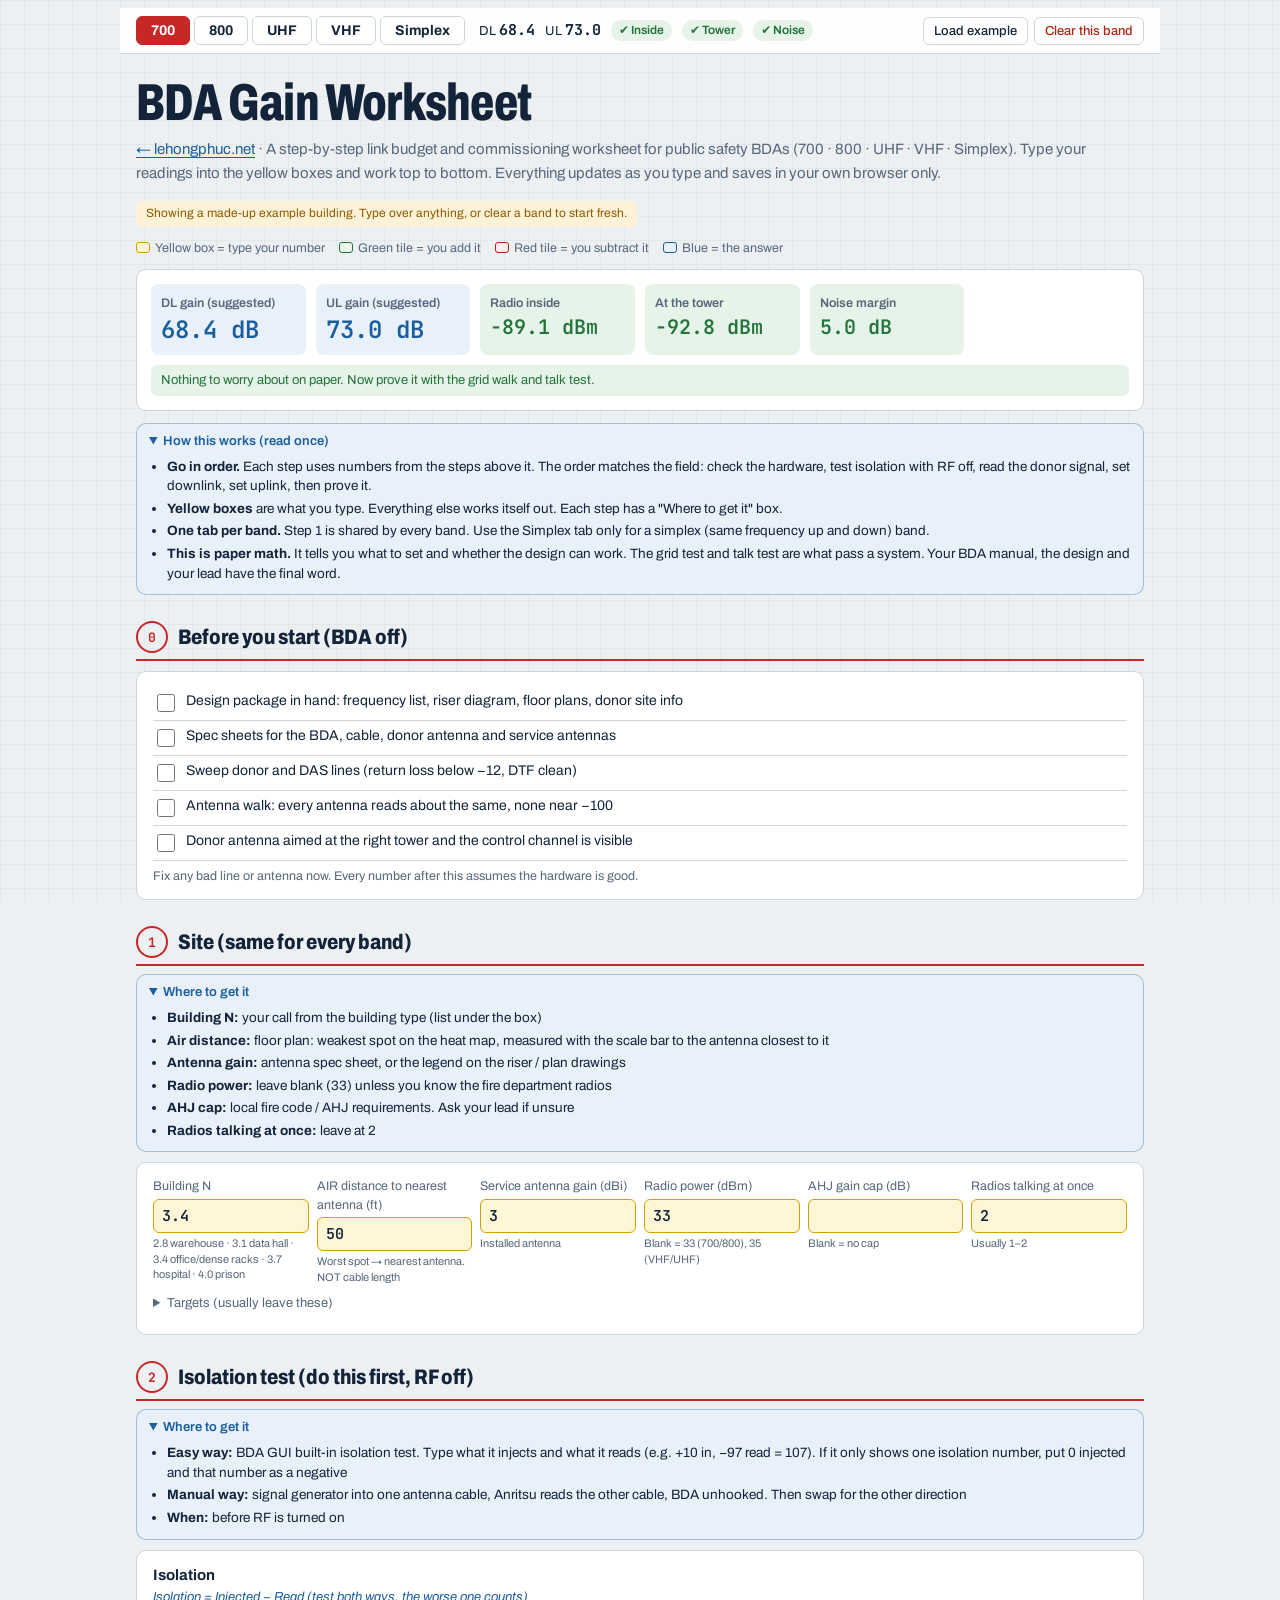
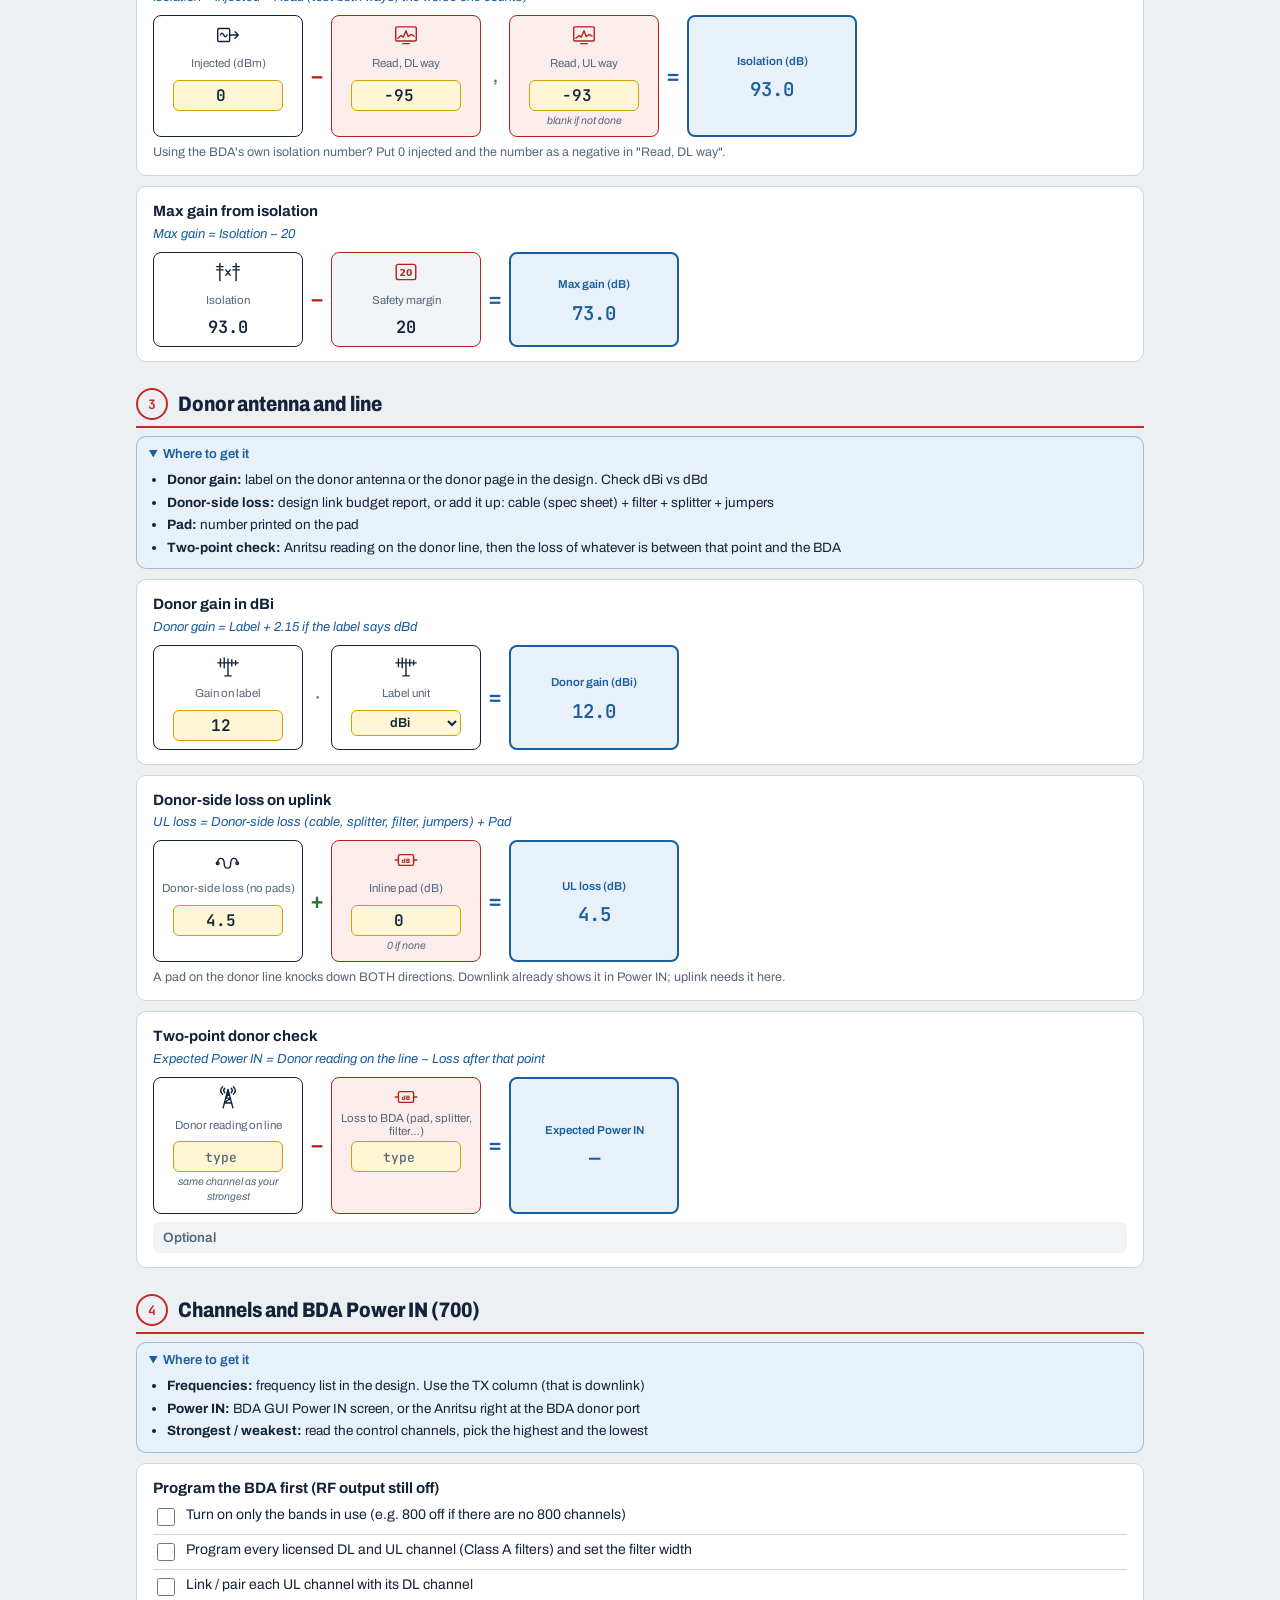
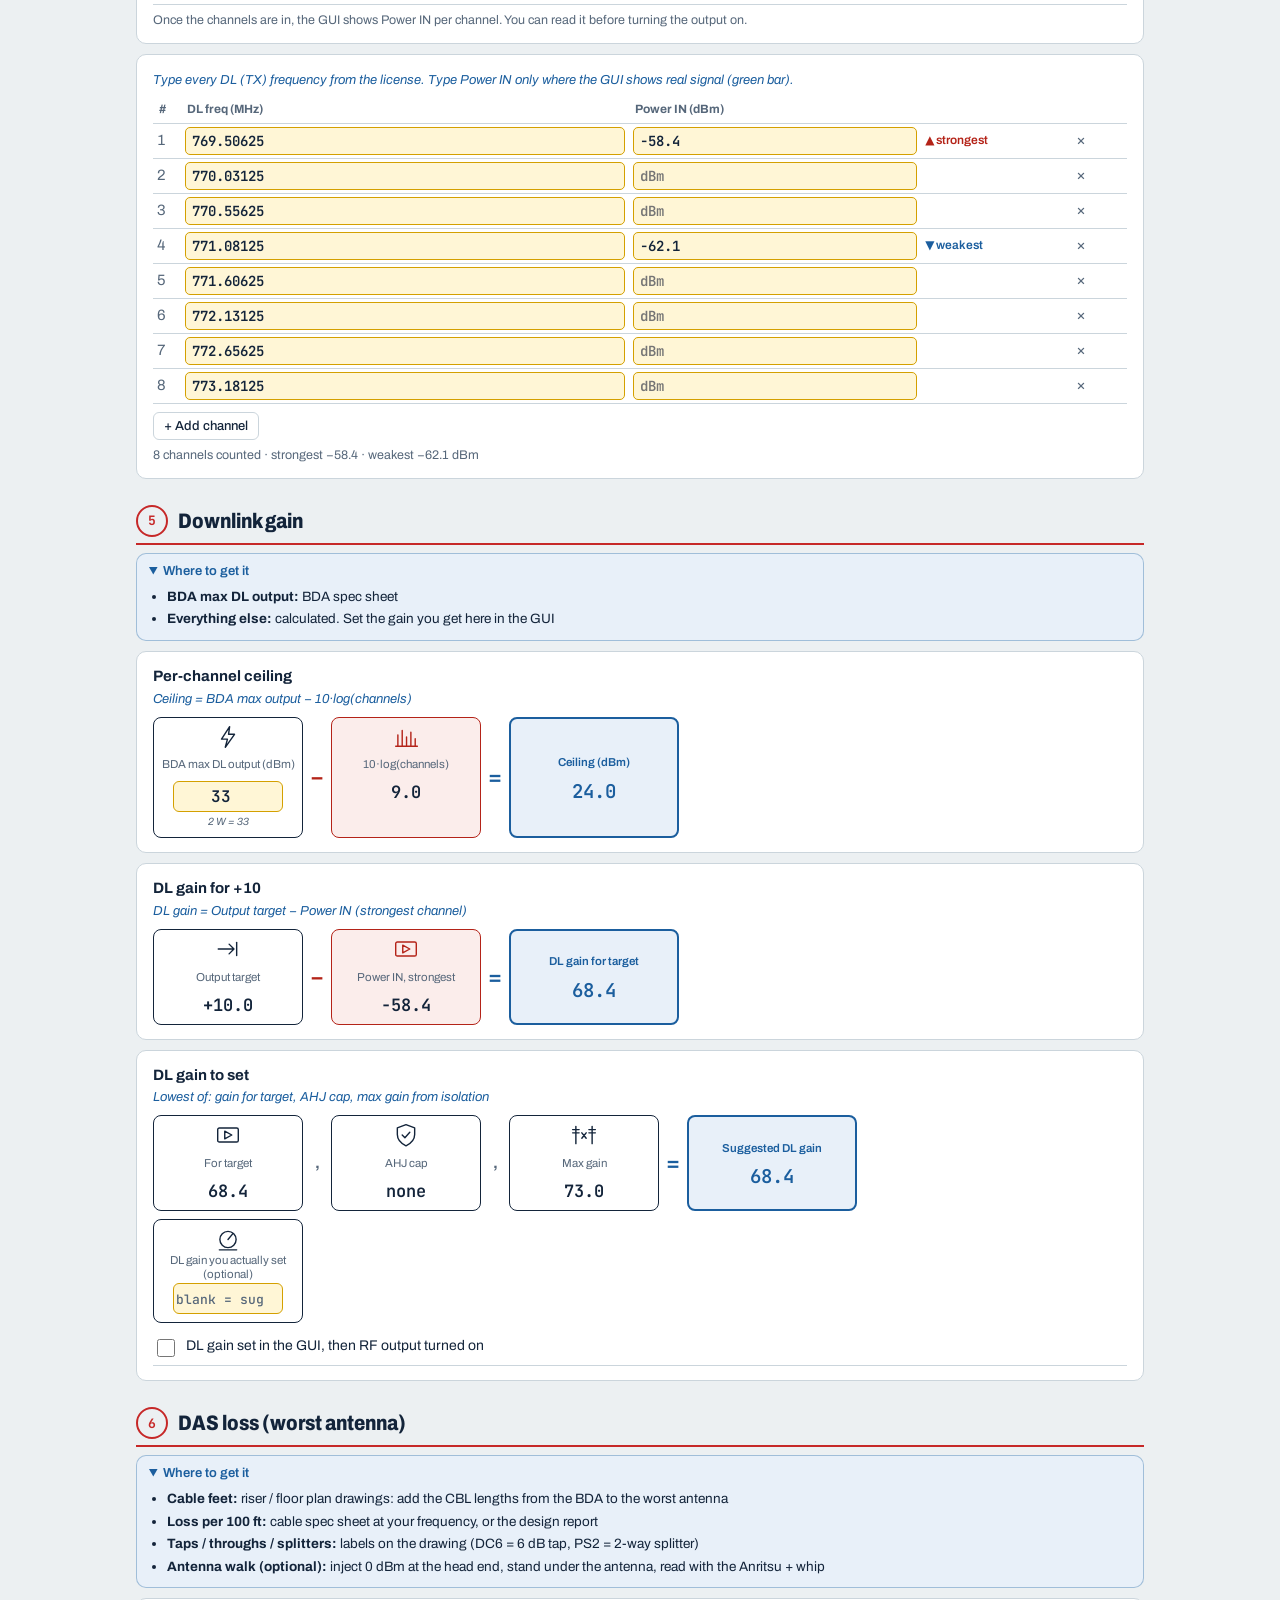
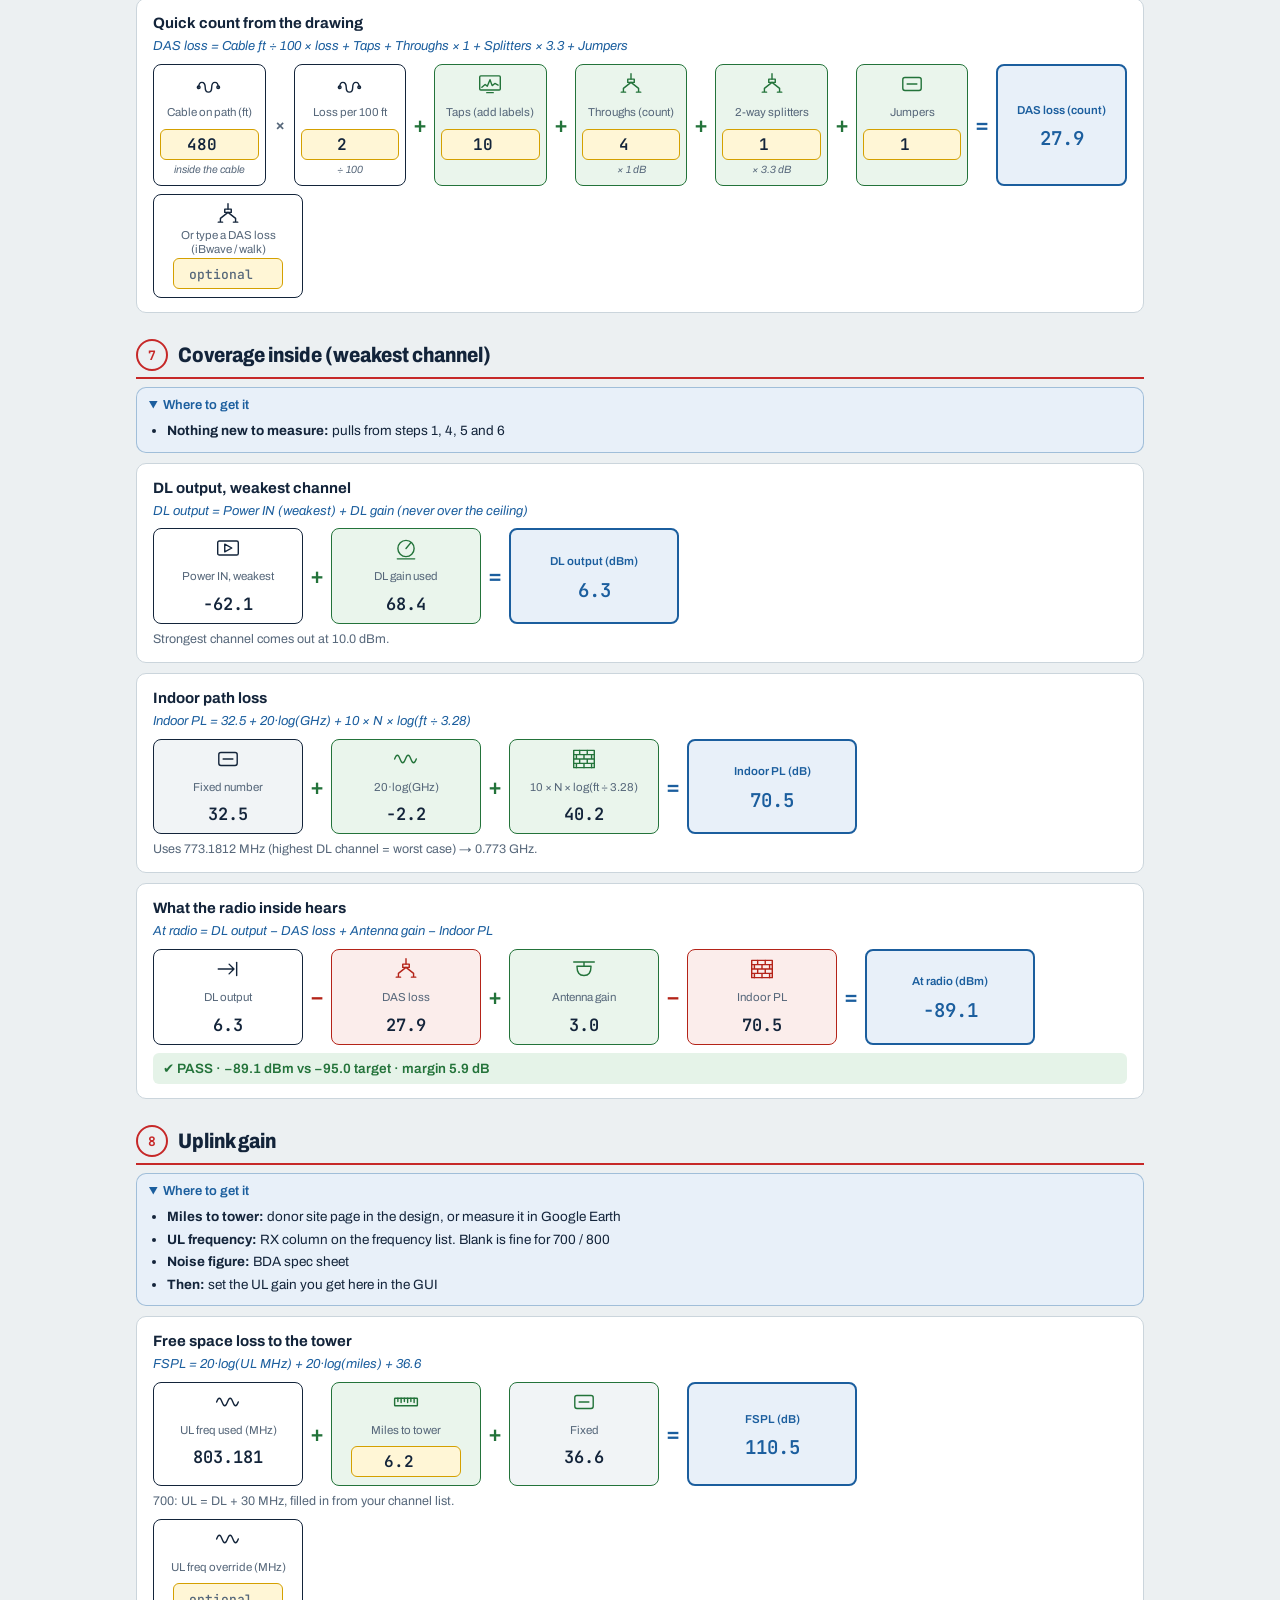
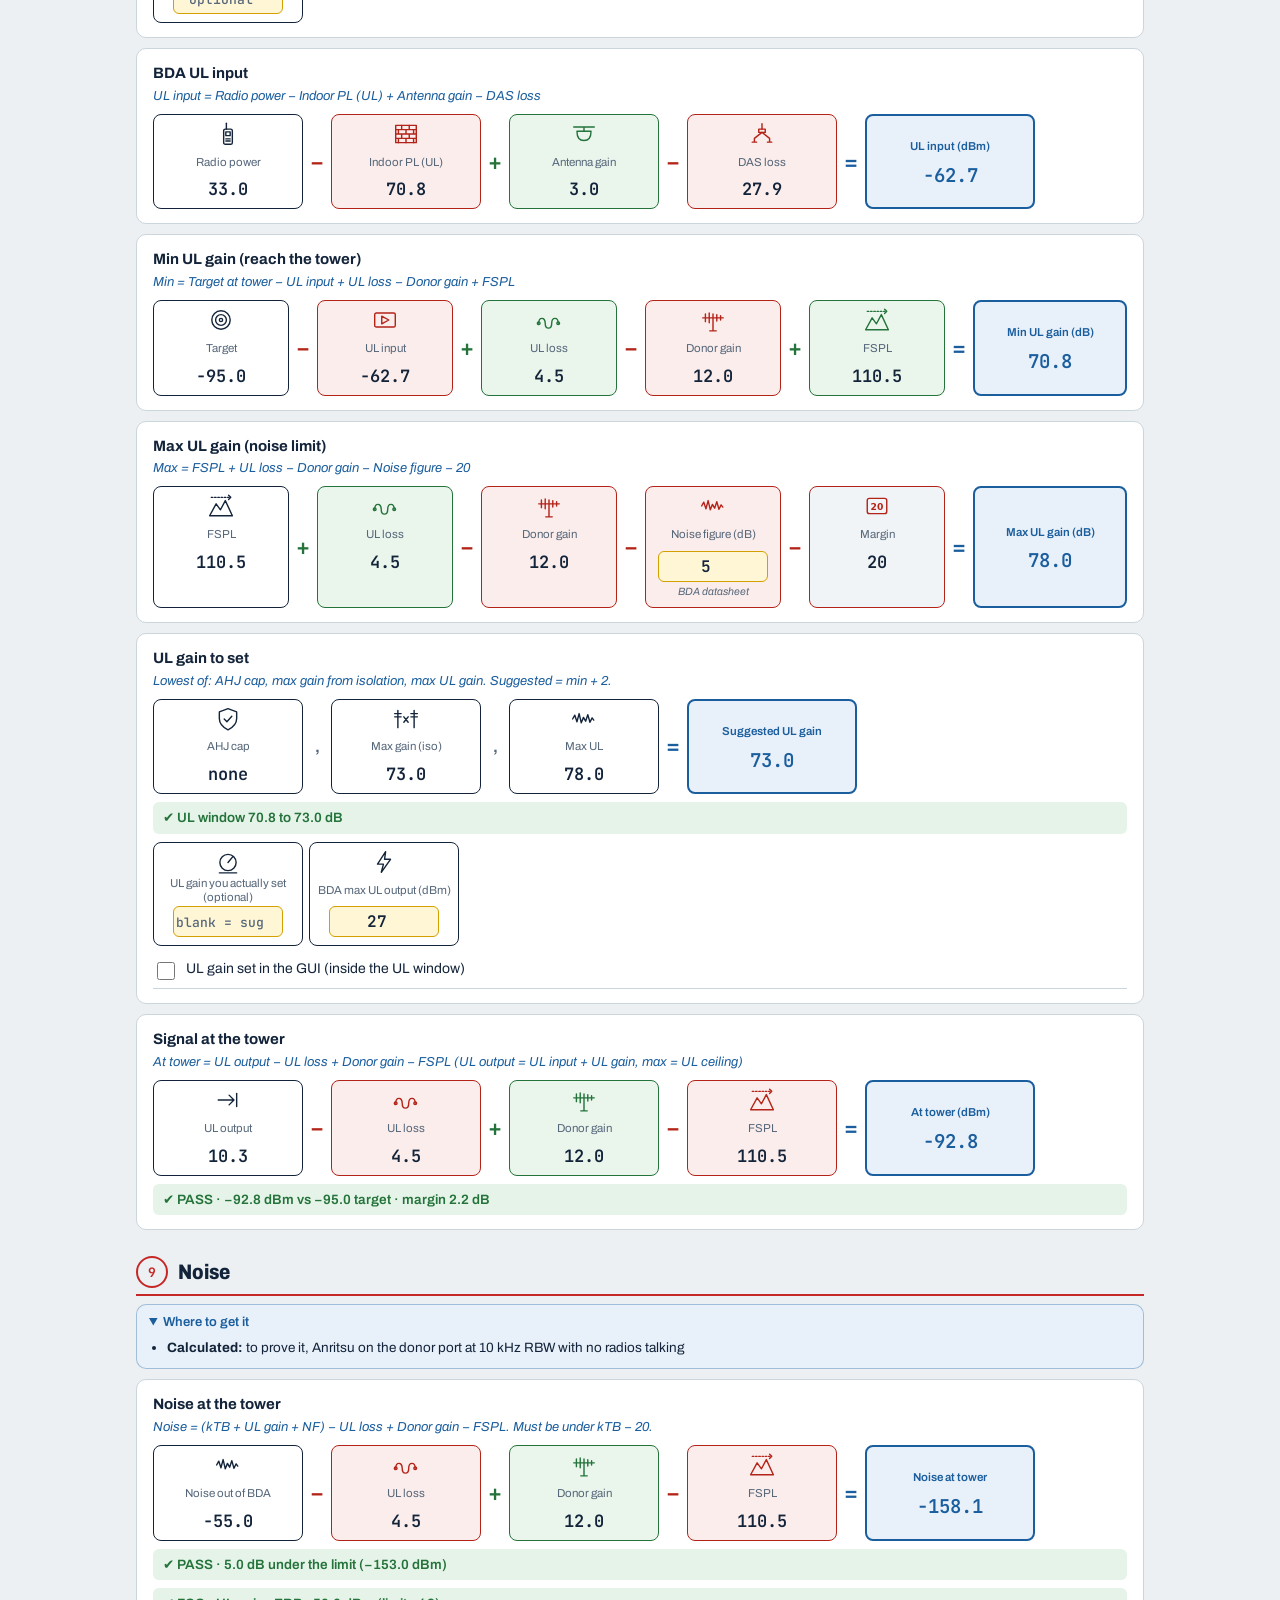
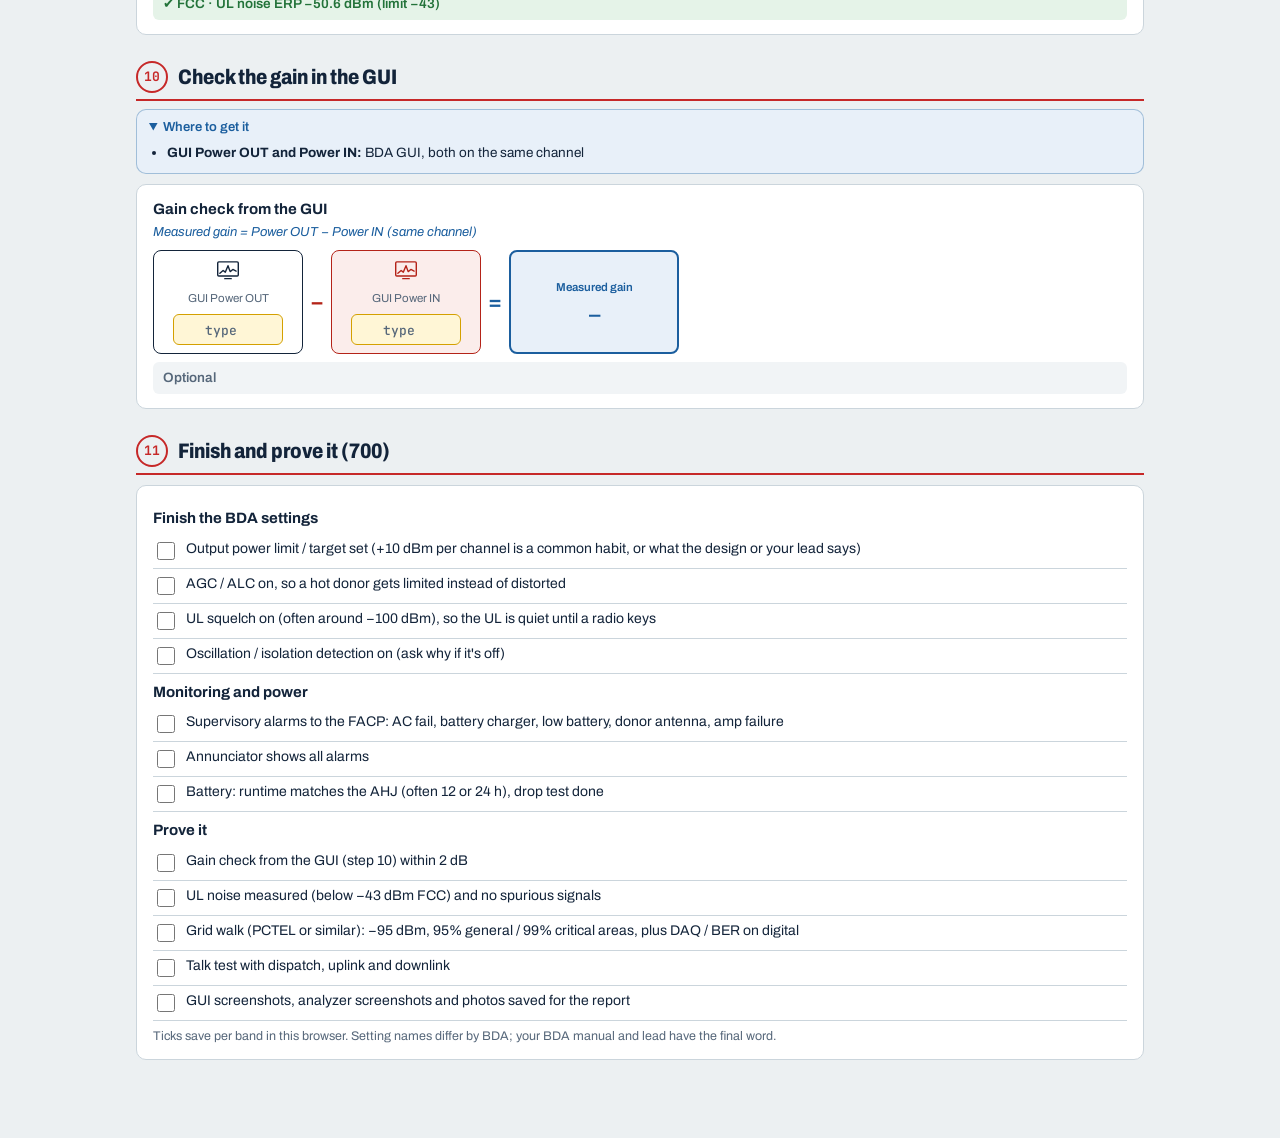
<file: bda/index.html>
<!doctype html>
<html lang="en">
<head>
<meta charset="utf-8">
<meta name="viewport" content="width=device-width, initial-scale=1, viewport-fit=cover">
<title>BDA Gain Worksheet</title>
<link rel="preconnect" href="https://fonts.googleapis.com">
<link rel="preconnect" href="https://fonts.gstatic.com" crossorigin>
<link rel="stylesheet" href="https://fonts.googleapis.com/css2?family=IBM+Plex+Sans:wght@400;500;600;700&family=IBM+Plex+Mono:wght@500;600&display=swap">
<style>
/* Layout: the study guide, live. Each step is a row of picture tiles; yellow tiles take your numbers, blue tiles answer. */
:root{
  --bg:#f4f6f7; --paper:#ffffff; --ink:#1a2126; --muted:#5b6872; --line:#d3dade;
  --accent:#cf5d16; --gain:#2e7a33; --gain-bg:#eef6ee; --loss:#b3261e; --loss-bg:#fbefee;
  --ans:#1f5fa8; --ans-bg:#eaf1fa; --in-bg:#fff7dc; --in-line:#d9a400; --fixed-bg:#f2f4f5;
  --ok:#2e7a33; --ok-bg:#e3f1e3; --bad:#b3261e; --bad-bg:#f8e1df; --warn:#8a5a00; --warn-bg:#fff3d6;
  --font-ui:"IBM Plex Sans",system-ui,-apple-system,"Segoe UI",sans-serif;
  --font-num:"IBM Plex Mono",ui-monospace,Menlo,Consolas,monospace;
}
@media (prefers-color-scheme: dark){:root:not([data-theme="light"]){
  --bg:#111518; --paper:#1a2025; --ink:#e6ebee; --muted:#95a3ac; --line:#2c363d;
  --accent:#f08a46; --gain:#72c276; --gain-bg:#1b2a1d; --loss:#f2786f; --loss-bg:#2e1c1b;
  --ans:#7fb0ef; --ans-bg:#18263a; --in-bg:#2b2612; --in-line:#c9a227; --fixed-bg:#20272c;
  --ok:#72c276; --ok-bg:#1e3320; --bad:#f2786f; --bad-bg:#3b1f1d; --warn:#e6c26b; --warn-bg:#33290f; color-scheme:dark}}
:root[data-theme="dark"]{
  --bg:#111518; --paper:#1a2025; --ink:#e6ebee; --muted:#95a3ac; --line:#2c363d;
  --accent:#f08a46; --gain:#72c276; --gain-bg:#1b2a1d; --loss:#f2786f; --loss-bg:#2e1c1b;
  --ans:#7fb0ef; --ans-bg:#18263a; --in-bg:#2b2612; --in-line:#c9a227; --fixed-bg:#20272c;
  --ok:#72c276; --ok-bg:#1e3320; --bad:#f2786f; --bad-bg:#3b1f1d; --warn:#e6c26b; --warn-bg:#33290f; color-scheme:dark}
*{box-sizing:border-box}
body{background:var(--bg);color:var(--ink);font-family:var(--font-ui);font-size:15px;line-height:1.45}
body::before{content:"";position:fixed;inset:0 0 auto;height:env(safe-area-inset-top,0px);z-index:10;background:var(--paper)}
.wrap{max-width:1040px;margin:0 auto;padding-block:0 60px;padding-left:max(16px,env(safe-area-inset-left,0px));padding-right:max(16px,env(safe-area-inset-right,0px))}
h1{font-size:clamp(24px,4vw,32px);margin:18px 0 2px;letter-spacing:-.01em;text-wrap:balance}
.sub{color:var(--muted);margin:0 0 12px;font-size:14px}
/* sticky bar */
.bar{position:sticky;top:env(safe-area-inset-top,0px);z-index:9;background:var(--paper);border-bottom:1px solid var(--line);margin:0 calc(-1 * max(16px,env(safe-area-inset-left,0px)));padding:8px max(16px,env(safe-area-inset-right,0px)) 8px max(16px,env(safe-area-inset-left,0px));display:flex;flex-wrap:wrap;gap:8px 14px;align-items:center}
.tabs{display:flex;gap:4px;flex-wrap:wrap}
.tab{font:600 14px var(--font-ui);padding:6px 14px;border-radius:6px;border:1.5px solid var(--line);background:var(--paper);color:var(--ink);cursor:pointer}
.tab[aria-selected="true"]{border-color:var(--ink);background:var(--ink);color:var(--paper)}
.barstat{display:flex;gap:10px;flex-wrap:wrap;align-items:center;font-size:13px}
.barstat b{font-family:var(--font-num);font-size:15px}
.dot{display:inline-flex;align-items:center;gap:4px;font-size:12px;font-weight:600;padding:2px 8px;border-radius:999px;background:var(--fixed-bg);color:var(--muted)}
.dot.ok{background:var(--ok-bg);color:var(--ok)} .dot.bad{background:var(--bad-bg);color:var(--bad)}
.tools{margin-left:auto;display:flex;gap:6px;flex-wrap:wrap}
.btn{font:500 13px var(--font-ui);padding:6px 10px;border-radius:6px;border:1px solid var(--line);background:var(--paper);color:var(--ink);cursor:pointer}
.btn:hover{border-color:var(--muted)}
.btn.danger{color:var(--bad)}
.confirm{display:flex;gap:6px;align-items:center;font-size:13px}
button:focus-visible,input:focus-visible,select:focus-visible{outline:2px solid var(--ans);outline-offset:2px}
/* legend */
.legend{display:flex;flex-wrap:wrap;gap:6px 14px;font-size:12.5px;color:var(--muted);margin:12px 0 4px}
.legend span{display:inline-flex;align-items:center;gap:5px}
.sw{width:14px;height:11px;border-radius:3px;border:1.5px solid;display:inline-block}
/* summary */
.summary{background:var(--paper);border:1px solid var(--line);border-radius:10px;padding:14px;margin:12px 0;display:grid;grid-template-columns:repeat(auto-fit,minmax(150px,1fr));gap:10px}
.sbox{border-radius:8px;padding:10px;background:var(--fixed-bg);min-width:0}
.sbox .k{font-size:11px;text-transform:uppercase;letter-spacing:.06em;color:var(--muted)}
.sbox .v{font:600 20px var(--font-num);margin-top:2px}
.sbox.ok{background:var(--ok-bg)} .sbox.ok .v{color:var(--ok)}
.sbox.bad{background:var(--bad-bg)} .sbox.bad .v{color:var(--bad)}
.sbox.gain{background:var(--ans-bg)} .sbox.gain .v{color:var(--ans);font-size:24px}
.warns{grid-column:1/-1;font-size:13px;display:flex;flex-direction:column;gap:4px}
.warns div{background:var(--warn-bg);color:var(--warn);border-radius:6px;padding:6px 10px}
.warns div.good{background:var(--ok-bg);color:var(--ok)}
/* sections */
h2{font-size:17px;margin:26px 0 8px;padding-bottom:4px;border-bottom:2px solid var(--accent);display:flex;gap:8px;align-items:center;text-wrap:balance}
h2 .n{background:var(--accent);color:#fff;border-radius:4px;padding:0 7px;font-size:14px;min-width:24px;text-align:center}
.step{background:var(--paper);border:1px solid var(--line);border-radius:10px;padding:12px;margin:10px 0}
.step h3{margin:0;font-size:15px}
.step .fx{font-size:13px;color:var(--ans);font-style:italic;margin:2px 0 8px}
.eq{display:flex;flex-wrap:wrap;align-items:stretch;gap:6px}
.sg{align-self:center;font:700 22px var(--font-ui);width:16px;text-align:center}
.sg.p{color:var(--gain)} .sg.m{color:var(--loss)} .sg.e{color:var(--ans)} .sg.c{color:var(--muted);font-size:16px}
.tile{border:1.6px solid var(--line);border-radius:8px;padding:6px 6px 8px;flex:1 1 92px;max-width:150px;min-width:84px;display:flex;flex-direction:column;align-items:center;text-align:center;background:var(--paper);gap:2px}
.tile svg{width:26px;height:26px}
.tile .nm{font-size:11.5px;line-height:1.2;color:var(--muted);min-height:2.4em;display:flex;align-items:center}
.tile .vl{font:600 17px var(--font-num);font-variant-numeric:tabular-nums}
.tile.g{border-color:var(--gain);background:var(--gain-bg);color:var(--gain)}
.tile.l{border-color:var(--loss);background:var(--loss-bg);color:var(--loss)}
.tile.n{border-color:var(--ink);color:var(--ink)}
.tile.fx0{background:var(--fixed-bg)}
.tile .vl{color:var(--ink)}
.tile.res{border:2.4px solid var(--ans);background:var(--ans-bg);color:var(--ans);justify-content:center;flex-basis:110px;max-width:170px}
.tile.res .nm{font-weight:600;color:var(--ans)} .tile.res .vl{color:var(--ans);font-size:19px}
.tile input,.tile select{width:100%;max-width:110px;font:600 16px var(--font-num);text-align:center;border:1.6px solid var(--in-line);background:var(--in-bg);color:var(--ink);border-radius:6px;padding:4px 2px}
.tile select{font-size:13px;font-family:var(--font-ui)}
.tile input::placeholder{color:var(--muted);font-weight:500;font-size:13px}
.tile .hn{font-size:10.5px;color:var(--muted);font-style:italic}
.where{background:var(--ans-bg);border:1px solid color-mix(in srgb,var(--ans) 35%,transparent);border-radius:10px;padding:8px 12px;margin:0 0 10px;font-size:13.5px}
.where summary{cursor:pointer;font-weight:600;color:var(--ans)}
.where ul{margin:6px 0 2px;padding-left:18px}.where li{margin:3px 0}
.where b{color:var(--ink)}
.sxrow{display:grid;grid-template-columns:minmax(0,1.3fr) minmax(0,1fr);gap:4px 14px;align-items:start;padding:10px 0;border-top:1px solid var(--line)}
.sxrow:first-of-type{border-top:0}
.sxrow .req{font-size:13px;color:var(--muted)}
.sxrow .verdict{grid-column:1/-1;margin-top:2px}
@media (max-width:640px){.sxrow{grid-template-columns:1fr}}
.sxsel{display:flex;gap:10px;align-items:center;flex-wrap:wrap;margin:0 0 10px;font-weight:600}
.sxsel select{font:inherit;padding:6px 8px;border-radius:8px;border:1px solid var(--in-line);background:var(--in-bg);color:var(--ink)}
.note{font-size:12.5px;color:var(--muted);margin-top:6px}
.verdict{margin-top:8px;border-radius:6px;padding:6px 10px;font-weight:600;font-size:13.5px}
.verdict.ok{background:var(--ok-bg);color:var(--ok)} .verdict.bad{background:var(--bad-bg);color:var(--bad)} .verdict.na{background:var(--fixed-bg);color:var(--muted)}
.grid{display:grid;grid-template-columns:repeat(auto-fill,minmax(150px,1fr));gap:8px}
.field{display:flex;flex-direction:column;gap:3px;font-size:12.5px;color:var(--muted);min-width:0}
.field input,.field select{font:600 15px var(--font-num);border:1.6px solid var(--in-line);background:var(--in-bg);color:var(--ink);border-radius:6px;padding:6px 8px;width:100%}
.field small{font-size:11px}
/* readings */
.rd{width:100%;border-collapse:collapse;font-variant-numeric:tabular-nums}
.rd th{font-size:11px;text-transform:uppercase;letter-spacing:.05em;color:var(--muted);text-align:left;padding:4px 6px;border-bottom:1px solid var(--line)}
.rd td{padding:3px 4px;border-bottom:1px solid var(--line)}
.rd input{width:100%;font:600 14px var(--font-num);border:1.4px solid var(--in-line);background:var(--in-bg);color:var(--ink);border-radius:5px;padding:4px 6px}
.rd .tag{font-size:12px;font-weight:600;white-space:nowrap}
.rd td:nth-child(2){width:46%}
.rd td:nth-child(3){width:30%}
@media (max-width:520px){.rd input{font-size:13px;padding:4px 4px}.rd .tag{font-size:11px}}
.rd .tag.s{color:var(--loss)} .rd .tag.w{color:var(--ans)}
.rd .x{border:0;background:none;color:var(--muted);cursor:pointer;font-size:16px}
.tblwrap{overflow-x:auto}
details{margin:8px 0}
summary{cursor:pointer;color:var(--muted);font-size:13px}
.chk{display:flex;gap:8px;align-items:flex-start;padding:5px 0;border-bottom:1px solid var(--line);font-size:14px;cursor:pointer}
.chk input{margin-top:3px;width:18px;height:18px;flex:none;accent-color:var(--ans)}
.ex{font-size:12px;color:var(--warn);background:var(--warn-bg);padding:4px 10px;border-radius:6px;display:inline-block;margin:4px 0 0}
@media (max-width:520px){.tile{flex-basis:84px;min-width:76px}.sg{width:12px;font-size:18px}.tile .vl{font-size:15px}}
@media (prefers-reduced-motion:reduce){*{transition:none!important}}
/* phones and touch screens: 16px inputs stop iOS zooming in, bigger tap targets */
@media (max-width:820px),(pointer:coarse){
  .field input,.field select,.rd input,.tile input,.sxsel select,input[type=number],select{font-size:16px!important;min-height:40px}
  .rd input{padding:6px 6px}
  .tab,.btn{min-height:40px;padding-top:8px;padding-bottom:8px}
  .rd .x{min-width:36px;min-height:36px;font-size:20px}
  .chk{min-height:40px;align-items:center;padding:8px 0}
  .chk input{margin-top:0;width:20px;height:20px}
  summary{padding:6px 0}
}
@media (max-width:640px){
  .bar{gap:6px}
  .tabs{flex-wrap:nowrap;overflow-x:auto;scrollbar-width:none;width:100%;-webkit-overflow-scrolling:touch}
  .tabs::-webkit-scrollbar{display:none}
  .tab{flex:none;padding-left:12px;padding-right:12px}
  .barstat{flex-wrap:nowrap;overflow-x:auto;scrollbar-width:none;width:100%;gap:8px}
  .barstat::-webkit-scrollbar{display:none}
  .barstat>*{flex:none}
  #toolslot .tools{margin:10px 0 0}
}
@media (max-width:640px){
  .summary{grid-template-columns:1fr 1fr;padding:10px;gap:8px}
  .sbox{padding:8px}
  .sbox .v{font-size:17px} .sbox.gain .v{font-size:20px}
}
@media (max-width:360px){.tab{padding-left:9px;padding-right:9px;font-size:13.5px}}
</style>
<style id="look-refresh">
@import url('https://fonts.googleapis.com/css2?family=Archivo:wdth,wght@62..125,400..800&family=JetBrains+Mono:wght@500;600;700&display=swap');
/* ===== Look refresh: riser-drawing blueprint, fire-red callouts. Styling only, no content changes. ===== */
:root{
  --bg:#ECF0F2; --card:#FFFFFF; --paper:#FFFFFF; --ink:#13243A; --muted:#56677A; --line:#CBD5DC; --soft:#F3F6F8; --fixed-bg:#F1F4F6;
  --accent:#C62828; --signal:#C62828; --link:#1B5E9E; --calc:#1B5E9E; --ans:#1B5E9E; --calc-bg:#E8F0F9; --ans-bg:#E8F0F9;
  --in-bg:#FFF6D6; --in-line:#D4A000; --hook-bg:#EEF2F6;
  --ok:#23733A; --ok-bg:#E5F3E8; --bad:#B42318; --bad-bg:#FBEAE8; --warn:#8A5A00; --warn-bg:#FDF2D8;
  --gain:#23733A; --gain-bg:#EAF5EC; --loss:#B42318; --loss-bg:#FBEDEB;
  --grid:rgba(19,36,58,.045); --panel:#0E1E30;
  --sans:"Archivo",system-ui,-apple-system,"Segoe UI",sans-serif; --body:var(--sans); --display:var(--sans); --font-ui:var(--sans);
  --mono:"JetBrains Mono",ui-monospace,Menlo,monospace; --font-num:var(--mono);
}
@media (prefers-color-scheme: dark){:root:not([data-theme="light"]){
  --bg:#0D1823; --card:#132131; --paper:#132131; --ink:#E4EBF1; --muted:#93A4B4; --line:#24364A; --soft:#182A3C; --fixed-bg:#192B3D;
  --accent:#F0614F; --signal:#F0614F; --link:#79B4F2; --calc:#79B4F2; --ans:#79B4F2; --calc-bg:#16293F; --ans-bg:#16293F;
  --in-bg:#2A2410; --in-line:#CDA22B; --hook-bg:#172839;
  --ok:#76C98A; --ok-bg:#15291C; --bad:#F28B7F; --bad-bg:#33191A; --warn:#E6C26B; --warn-bg:#2E2510;
  --gain:#76C98A; --gain-bg:#16291C; --loss:#F28B7F; --loss-bg:#301B1B;
  --grid:rgba(140,180,220,.05); color-scheme:dark}}
:root[data-theme="dark"]{
  --bg:#0D1823; --card:#132131; --paper:#132131; --ink:#E4EBF1; --muted:#93A4B4; --line:#24364A; --soft:#182A3C; --fixed-bg:#192B3D;
  --accent:#F0614F; --signal:#F0614F; --link:#79B4F2; --calc:#79B4F2; --ans:#79B4F2; --calc-bg:#16293F; --ans-bg:#16293F;
  --in-bg:#2A2410; --in-line:#CDA22B; --hook-bg:#172839;
  --ok:#76C98A; --ok-bg:#15291C; --bad:#F28B7F; --bad-bg:#33191A; --warn:#E6C26B; --warn-bg:#2E2510;
  --gain:#76C98A; --gain-bg:#16291C; --loss:#F28B7F; --loss-bg:#301B1B; --grid:rgba(140,180,220,.05); color-scheme:dark}
body{background-color:var(--bg);
  background-image:linear-gradient(var(--grid) 1px,transparent 1px),linear-gradient(90deg,var(--grid) 1px,transparent 1px);
  background-size:24px 24px;background-attachment:fixed;-webkit-font-smoothing:antialiased;text-rendering:optimizeLegibility}
input,select,button{font-family:var(--sans)}
a{text-underline-offset:3px}
.burger{background:var(--card)}
.menu{border-radius:10px;box-shadow:0 18px 40px -12px rgba(13,24,35,.35)}
.menu .lbl{font:700 12px/1.3 var(--sans);letter-spacing:.01em;text-transform:none;color:var(--accent)}
.menu a{font-weight:600}
.menu a small{font-weight:400}
.menu a[aria-current="page"]{background:var(--soft);box-shadow:inset 3px 0 0 var(--accent)}
@media print{body{background-image:none}}

h1{font-weight:800;font-stretch:72%;font-size:clamp(34px,6.5vw,52px);line-height:.95;letter-spacing:-.015em;margin:24px 0 10px}
.sub{font-size:15px;line-height:1.6}
.bar{background:color-mix(in srgb,var(--paper) 92%,transparent);backdrop-filter:blur(8px)}
.tab{font-weight:700;border-radius:6px}
.tab[aria-selected="true"]{background:var(--accent);border-color:var(--accent);color:#fff}
.summary{border-radius:10px}
.sbox{border-radius:8px}
.sbox .k{font-weight:600;letter-spacing:0;text-transform:none;font-size:12.5px}
h2{font-size:21px;font-weight:800;font-stretch:85%;border-bottom:2px solid var(--accent);padding-bottom:6px;gap:10px}
h2 .n{background:transparent;color:var(--accent);border:2px solid var(--accent);border-radius:999px;min-width:32px;height:32px;display:inline-grid;place-items:center;padding:0 6px;font:700 13px var(--font-num)}
.step{border-radius:10px;padding:14px 16px}
.step h3{font-weight:700}
.tile{border-radius:8px}
.rd th{font-weight:700;letter-spacing:0;text-transform:none;font-size:12px}
.where{border-radius:10px}
</style>

<div class="wrap">
  <div class="bar">
    <div class="tabs" role="tablist" aria-label="Band">
      <button class="tab" role="tab" id="tab-700" data-band="700" aria-selected="true">700</button>
      <button class="tab" role="tab" id="tab-800" data-band="800" aria-selected="false">800</button>
      <button class="tab" role="tab" id="tab-UHF" data-band="UHF" aria-selected="false">UHF</button>
      <button class="tab" role="tab" id="tab-VHF" data-band="VHF" aria-selected="false">VHF</button>
      <button class="tab" role="tab" id="tab-Simplex" data-band="Simplex" aria-selected="false">Simplex</button>
    </div>
    <div class="barstat" id="barstat"></div>
    <div class="tools">
      <button class="btn" id="btn-ex" type="button">Load example</button>
      <span id="clearbox"><button class="btn danger" id="btn-clear" type="button">Clear this band</button></span>
    </div>
  </div>

  <h1>BDA Gain Worksheet</h1>
  <p class="sub"><a href="../" style="color:var(--ans)">← lehongphuc.net</a> · A step-by-step link budget and commissioning worksheet for public safety BDAs (700 · 800 · UHF · VHF · Simplex). Type your readings into the yellow boxes and work top to bottom. Everything updates as you type and saves in your own browser only.</p>
  <div id="exnote"></div>
  <div class="legend">
    <span><i class="sw" style="border-color:var(--in-line);background:var(--in-bg)"></i>Yellow box = type your number</span>
    <span><i class="sw" style="border-color:var(--gain);background:var(--gain-bg)"></i>Green tile = you add it</span>
    <span><i class="sw" style="border-color:var(--loss);background:var(--loss-bg)"></i>Red tile = you subtract it</span>
    <span><i class="sw" style="border-color:var(--ans);background:var(--ans-bg)"></i>Blue = the answer</span>
  </div>

  <div class="summary" id="summary"></div>
  <div id="app"></div>
</div>

<script>
const ICONS = {"anritsu": "<rect x=\"4\" y=\"8\" width=\"40\" height=\"32\" rx=\"3\"/><rect x=\"8\" y=\"12\" width=\"22\" height=\"16\"/><path d=\"M10 24 l3-5 l3 4 l3-7 l3 6 l3-3\"/><circle cx=\"37\" cy=\"16\" r=\"3\"/><path d=\"M34 25 h6 M34 30 h6 M34 35 h6 M8 34 h22\"/>", "pad": "<rect x=\"10\" y=\"14\" width=\"28\" height=\"20\" rx=\"3\"/><path d=\"M4 24 H10 M38 24 H44\"/><text x=\"24\" y=\"29\" text-anchor=\"middle\" font-size=\"11\" font-family=\"DejaVu Sans\" font-weight=\"bold\" stroke=\"none\" fill=\"currentColor\">dB</text>", "usb": "<rect x=\"14\" y=\"4\" width=\"20\" height=\"14\"/><rect x=\"10\" y=\"18\" width=\"28\" height=\"26\" rx=\"3\"/><path d=\"M20 9 h3 M26 9 h3\"/>", "check": "<rect x=\"6\" y=\"6\" width=\"36\" height=\"36\" rx=\"4\"/><path d=\"M14 24 L21 31 L34 17\"/>", "tower": "<path d=\"M24 10 L15 44 M24 10 L33 44 M17.5 35 H30.5 M19.5 26 H28.5 M17.5 35 L28.5 26 M19.5 26 L26.5 17 M21.5 17 H26.5\"/><path d=\"M30 8 q4 4 0 8 M34 5 q7 7 0 14 M18 8 q-4 4 0 8 M14 5 q-7 7 0 14\"/>", "yagi": "<path d=\"M5 20 H43 M10 13 V27 M17 11 V29 M24 13 V27 M31 14 V26 M38 16 V24 M24 20 V44 M18 44 H30\"/>", "cable": "<path d=\"M5 30 c0-12 12-12 12 0 s12 12 12 0 s12-12 12 0\"/><circle cx=\"5\" cy=\"30\" r=\"2.5\"/><circle cx=\"41\" cy=\"30\" r=\"2.5\"/>", "bda": "<rect x=\"5\" y=\"11\" width=\"38\" height=\"26\" rx=\"3\"/><path d=\"M18 17 L31 24 L18 31 Z\"/>", "out": "<path d=\"M6 24 H34 M26 15 L35 24 L26 33\"/><path d=\"M40 12 V36\"/>", "chan": "<path d=\"M9 40 V20 M17 40 V12 M25 40 V24 M33 40 V15 M41 40 V27\"/><path d=\"M5 41 H45\"/>", "bolt": "<path d=\"M27 5 L12 28 H23 L19 43 L36 19 H25 Z\"/>", "radio": "<rect x=\"16\" y=\"15\" width=\"16\" height=\"28\" rx=\"3\"/><path d=\"M21 15 V4\"/><rect x=\"20\" y=\"20\" width=\"8\" height=\"7\"/><path d=\"M20 33 H28 M20 37 H28\"/>", "dome": "<path d=\"M5 11 H43 M24 11 V19\"/><path d=\"M11 19 H37 Q37 36 24 36 Q11 36 11 19 Z\"/>", "walls": "<rect x=\"5\" y=\"8\" width=\"38\" height=\"32\"/><path d=\"M5 16 H43 M5 24 H43 M5 32 H43 M16 8 V16 M30 8 V16 M10 16 V24 M24 16 V24 M38 16 V24 M16 24 V32 M30 24 V32 M10 32 V40 M24 32 V40 M38 32 V40\"/>", "mount": "<path d=\"M3 42 L15 20 L23 31 L32 14 L45 42 Z\"/><path d=\"M6 8 H42\" stroke-dasharray=\"3 3\"/><path d=\"M38 4 L42 8 L38 12\"/>", "das": "<path d=\"M24 5 V15 M24 21 L10 32 M24 21 L38 32 M10 32 V39 M38 32 V39 M6 39 H14 M34 39 H42\"/><rect x=\"18\" y=\"15\" width=\"12\" height=\"6\"/>", "noise": "<path d=\"M3 24 l4 -7 l4 12 l4 -15 l4 17 l4 -10 l4 7 l4 -12 l4 14 l4 -8 l3 4\"/>", "iso": "<path d=\"M9 8 V40 M3 14 H15 M3 20 H15 M39 8 V40 M33 14 H45 M33 20 H45\"/><path d=\"M20 20 L28 30 M28 20 L20 30\"/>", "shield": "<path d=\"M24 5 L40 11 V23 C40 33 32 40 24 44 C16 40 8 33 8 23 V11 Z\"/><path d=\"M17 24 L22 29 L31 19\"/>", "target": "<circle cx=\"24\" cy=\"24\" r=\"17\"/><circle cx=\"24\" cy=\"24\" r=\"10\"/><circle cx=\"24\" cy=\"24\" r=\"3\"/>", "knob": "<circle cx=\"24\" cy=\"25\" r=\"15\"/><path d=\"M24 25 L33 14\"/><path d=\"M8 44 H40\"/>", "wave": "<path d=\"M3 24 q5 -14 10 0 t10 0 t10 0 t10 0\"/>", "ruler": "<rect x=\"3\" y=\"17\" width=\"42\" height=\"14\" rx=\"1\"/><path d=\"M9 17 v6 M15 17 v8 M21 17 v6 M27 17 v8 M33 17 v6 M39 17 v8\"/>", "pin": "<path d=\"M24 44 C14 30 10 24 10 18 a14 14 0 0 1 28 0 c0 6 -4 12 -14 26 Z\"/><circle cx=\"24\" cy=\"18\" r=\"5\"/>", "twenty": "<rect x=\"6\" y=\"10\" width=\"36\" height=\"28\" rx=\"4\"/><text x=\"24\" y=\"31\" text-anchor=\"middle\" font-size=\"17\" font-family=\"DejaVu Sans\" font-weight=\"bold\" stroke=\"none\" fill=\"currentColor\">20</text>", "inj": "<rect x=\"5\" y=\"12\" width=\"22\" height=\"24\" rx=\"2\"/><path d=\"M10 24 q3 -7 6 0 t6 0\"/><path d=\"M27 24 H43 M37 18 L43 24 L37 30\"/>", "read": "<rect x=\"5\" y=\"9\" width=\"38\" height=\"26\" rx=\"2\"/><path d=\"M9 30 L15 25 L19 28 L24 16 L28 27 L33 23 L39 26\"/><path d=\"M18 40 H30\"/>", "grid": "<rect x=\"5\" y=\"7\" width=\"38\" height=\"34\"/><path d=\"M5 18 H43 M5 30 H43 M14.5 7 V41 M24 7 V41 M33.5 7 V41\"/><path d=\"M8 13 l2 2 l4 -4 M27 36 l2 2 l4 -4\" />", "fixed": "<rect x=\"7\" y=\"12\" width=\"34\" height=\"24\" rx=\"4\"/><path d=\"M15 24 H33\"/>"};
const L = Math.log10;
const SITE_DEF = {cap:null,N:null,dr:null,gs:null,radin:null,act:2,tgt:10,cov:-95,don:-95,req:20,bw:12.5,bldg:-134};
const BAND_DEF = () => ({chans:[{f:null,p:null},{f:null,p:null},{f:null,p:null}],mi:null,gdv:null,gdu:'dBi',parts:null,pad:0,pmax:null,pmaxu:null,nf:null,
  inj:null,rdl:null,rul:null,dlo:null,ulo:null,das:{ft:null,l:null,taps:0,th:null,sp:null,j:1},dasin:null,tp_rd:null,tp_ls:null,gv_in:null,gv_out:null,ulf:null,sx:'Duplex (normal)',sx_dd:null,sx_ss:null,sx_dn:null,sx_up:null,sx_dd_i:null,sx_dd_r:null,sx_ss_i:null,sx_ss_r:null,sx_dn_i:null,sx_dn_r:null,sx_up_i:null,sx_up_r:null,sx_sq:-70,sx_dsq:-70,checks:{}});
const EXAMPLE = () => fillEx({site:{cap:null,N:3.4,dr:50,gs:3,radin:33,act:2,tgt:10,cov:-95,don:-95,req:20,bw:12.5,bldg:-134},
  bands:{'700':{chans:[769.50625,770.03125,770.55625,771.08125,771.60625,772.13125,772.65625,773.18125].map((f,i)=>({f,p:i===0?-58.4:(i===3?-62.1:null)})),
    mi:6.2,gdv:12,gdu:'dBi',parts:4.5,pad:0,pmax:33,pmaxu:27,nf:5,inj:0,rdl:-95,rul:-93,dlo:null,ulo:null,das:{ft:480,l:2.0,taps:10,th:4,sp:1,j:1},dasin:null,tp_rd:null,tp_ls:null,gv_in:null,gv_out:null,ulf:null,checks:{}},
   '800':{chans:[851.0125,851.5125,852.0125,852.5125,853.0125,853.5125].map((f,i)=>({f,p:i===0?-66.0:null})),
    mi:6.0,gdv:12,gdu:'dBi',parts:4.8,pad:0,pmax:33,pmaxu:27,nf:5,inj:0,rdl:-95,rul:-93,dlo:null,ulo:null,das:{ft:480,l:2.2,taps:10,th:4,sp:1,j:1},dasin:null,tp_rd:null,tp_ls:null,gv_in:null,gv_out:null,ulf:null,checks:{}},
   'UHF':BAND_DEF(),'VHF':BAND_DEF(),'Simplex':BAND_DEF()},example:true});
function fillEx(e){for(const k in e.bands){e.bands[k]=Object.assign(BAND_DEF(),e.bands[k]);e.bands[k].checks=e.bands[k].checks||{}}return e}
let S, band='700';
function load(){try{const x=JSON.parse(localStorage.getItem('bda-ws-public-v1')||'null');if(x&&x.site&&x.bands){for(const k of ['700','800','UHF','VHF','Simplex']){x.bands[k]=Object.assign(BAND_DEF(),x.bands[k]||{});x.bands[k].checks=x.bands[k].checks||{}}return x}}catch(e){}const e=EXAMPLE();for(const k in e.bands)e.bands[k].checks=e.bands[k].checks||{};return e}
function save(){try{localStorage.setItem('bda-ws-public-v1',JSON.stringify(S))}catch(e){}}
S=load();

const num=v=>typeof v==='number'&&isFinite(v);
const all=(...a)=>a.every(num);
function calc(site,b,bandName){
  const o={}; const s=site;
  const fr=b.chans.map(c=>c.f).filter(num), pr=b.chans.map(c=>c.p).filter(num);
  o.nch=fr.length; o.bin_s=pr.length?Math.max(...pr):null; o.bin_w=pr.length?Math.min(...pr):null; o.fdl=fr.length?Math.max(...fr):null;
  const d=b.das; o.dasq=all(d.ft,d.l,d.taps,d.th,d.sp,d.j)?d.ft/100*d.l+d.taps+d.th*1+d.sp*3.3+d.j:null;
  o.das=num(b.dasin)?b.dasin:o.dasq;
  o.tlog=o.nch?10*L(o.nch):null;
  o.ceil=all(b.pmax,o.tlog)?b.pmax-o.tlog:null;
  o.need=all(o.bin_s)?s.tgt-o.bin_s:null;
  const reads=[b.rdl,b.rul].filter(num);
  o.read=reads.length?Math.max(...reads):null;
  o.iso=all(b.inj,o.read)?b.inj-o.read:null;
  o.isomax=num(o.iso)?o.iso-20:null;
  o.capx=num(s.cap)?s.cap:999;
  o.dllim=num(o.isomax)?Math.min(o.capx,o.isomax):o.capx;
  o.dlsug=num(o.need)?Math.min(o.need,o.dllim):null;
  o.dlset=num(b.dlo)?b.dlo:o.dlsug;
  o.dlout_s=all(o.bin_s,o.dlset,o.ceil)?Math.min(o.bin_s+o.dlset,o.ceil):null;
  o.dlout_w=all(o.bin_w,o.dlset,o.ceil)?Math.min(o.bin_w+o.dlset,o.ceil):null;
  o.pl_dl=all(o.fdl,s.N,s.dr)?32.5+20*L(o.fdl/1000)+10*s.N*L(s.dr/3.28):null;
  o.rx=all(o.dlout_w,o.das,s.gs,o.pl_dl)?o.dlout_w-o.das+s.gs-o.pl_dl:null;
  o.rxm=num(o.rx)?o.rx-s.cov:null;
  o.ful=num(b.ulf)?b.ulf:(num(o.fdl)?o.fdl+(bandName==='700'?30:bandName==='800'?-45:0):null);
  o.fspl=all(o.ful,b.mi)?20*L(o.ful)+20*L(b.mi)+36.6:null;
  o.pl_ul=all(o.ful,s.N,s.dr)?32.5+20*L(o.ful/1000)+10*s.N*L(s.dr/3.28):null;
  o.rad=num(s.radin)?s.radin:(num(o.ful)?(o.ful>600?33:35):null);
  o.ulin=all(o.rad,o.pl_ul,s.gs,o.das)?o.rad-o.pl_ul+s.gs-o.das:null;
  o.gd=num(b.gdv)?b.gdv+(b.gdu==='dBd'?2.15:0):null;
  o.ulloss=num(b.parts)?b.parts+(num(b.pad)?b.pad:0):null;
  o.mn=all(o.ulin,o.ulloss,o.gd,o.fspl)?s.don-o.ulin+o.ulloss-o.gd+o.fspl:null;
  o.mx=all(o.fspl,o.ulloss,o.gd,b.nf)?o.fspl+o.ulloss-o.gd-b.nf-s.req:null;
  o.ullim=num(o.mx)?Math.min(o.capx,num(o.isomax)?o.isomax:999,o.mx):null;
  o.ulsug=all(o.mn,o.ullim)?(o.mn>o.ullim?o.ullim:Math.min(o.ullim,Math.ceil(o.mn+2))):null;
  o.ulset=num(b.ulo)?b.ulo:o.ulsug;
  o.ulceil=num(b.pmaxu)?b.pmaxu-10*L(Math.max(1,s.act||1)):null;
  o.ulout=all(o.ulin,o.ulset,o.ulceil)?Math.min(o.ulin+o.ulset,o.ulceil):null;
  o.tower=all(o.ulout,o.ulloss,o.gd,o.fspl)?o.ulout-o.ulloss+o.gd-o.fspl:null;
  o.towm=num(o.tower)?o.tower-s.don:null;
  o.ktb=-174+10*L(s.bw*1000);
  o.nin=num(o.das)?Math.max(s.bldg-o.das,o.ktb):null;
  o.nout=all(o.nin,o.ulset,b.nf)?o.nin+o.ulset+b.nf:null;
  o.ntow=all(o.nout,o.ulloss,o.gd,o.fspl)?o.nout-o.ulloss+o.gd-o.fspl:null;
  o.nlim=o.ktb-s.req; o.nm=num(o.ntow)?o.nlim-o.ntow:null;
  o.ferp=all(o.ulset,b.nf,o.ulloss,o.gd)?-134+o.ulset+b.nf-o.ulloss+o.gd-2.15:null;
  o.tp_ex=all(b.tp_rd,b.tp_ls)?b.tp_rd-b.tp_ls:null; o.tp_df=all(o.tp_ex,o.bin_s)?o.bin_s-o.tp_ex:null;
  o.gv_g=all(b.gv_in,b.gv_out)?b.gv_out-b.gv_in:null; o.gv_df=all(o.gv_g,o.dlset)?o.gv_g-o.dlset:null;
  o.sx=bandName==='Simplex';
  for(const k of ['dd','ss','dn','up']){const i=b['sx_'+k+'_i'],r=b['sx_'+k+'_r'];o['sx_'+k]=all(i,r)?i-r:(num(b['sx_'+k])?b['sx_'+k]:null)}
  o.sx_dd_m=num(o.sx_dd)?o.sx_dd-65:null;
  o.sx_ss_m=num(o.sx_ss)?o.sx_ss-90:null;
  o.sx_dn_req=num(o.dlset)?o.dlset+20:null; o.sx_dn_m=all(o.sx_dn,o.sx_dn_req)?b.sx_dn-o.sx_dn_req:null;
  o.sx_up_req=num(o.ulset)?o.ulset+20:null; o.sx_up_m=all(o.sx_up,o.sx_up_req)?b.sx_up-o.sx_up_req:null;
  o.sx_open_m=all(o.ulin,b.sx_sq)?o.ulin-b.sx_sq:null;
  o.sx_leak=all(o.dlout_s,o.sx_ss)?o.dlout_s-o.sx_ss:null; o.sx_leak_m=all(o.sx_leak,b.sx_sq)?b.sx_sq-o.sx_leak:null;
  o.sx_back=all(o.ulout,o.sx_dd)?o.ulout-o.sx_dd:null; o.sx_back_m=all(o.sx_back,b.sx_dsq)?b.sx_dsq-o.sx_back:null;
  return o;
}
const f1=x=>num(x)?((Math.round(x*10)/10<0?'−':'')+Math.abs(Math.round(x*10)/10).toFixed(1)):'—';

/* ---------- rendering ---------- */
function ic(n){return `<svg viewBox="0 0 48 48" fill="none" stroke="currentColor" stroke-width="2.6" stroke-linecap="round" stroke-linejoin="round" aria-hidden="true">${ICONS[n]||''}</svg>`}
// tile spec: {icon,name,kind:'n'|'g'|'l', in:'path' (input) | val:fn(o) | fixed:value, sign, hint}
function tileHTML(t){
  const cls=['tile',t.kind||'n']; if(t.fixed!==undefined) cls.push('fx0');
  let body='';
  if(t.in){const v=getPath(t.in);body=`<input type="number" step="any" inputmode="decimal" id="in-${t.in.replace(/\./g,'-')}" data-path="${t.in}" value="${num(v)?v:''}" placeholder="${t.ph||'type'}" aria-label="${t.name}">`}
  else if(t.sel){const v=getPath(t.sel);body=`<select id="in-${t.sel.replace(/\./g,'-')}" data-path="${t.sel}" aria-label="${t.name}">${t.opts.map(x=>`<option${x===v?' selected':''}>${x}</option>`).join('')}</select>`}
  else if(t.fixed!==undefined) body=`<div class="vl">${t.fixed}</div>`;
  else body=`<div class="vl" data-out="${t.out}">—</div>`;
  return (t.sign?`<div class="sg ${t.sign==='+'?'p':t.sign==='−'?'m':'c'}">${t.sign}</div>`:'')+
    `<div class="${cls.join(' ')}">${ic(t.icon)}<div class="nm">${t.name}</div>${body}${t.hint?`<div class="hn">${t.hint}</div>`:''}</div>`;
}
function eqHTML(tiles,res){return `<div class="eq">${tiles.map(tileHTML).join('')}<div class="sg e">=</div><div class="tile res"><div class="nm">${res.name}</div><div class="vl" data-out="${res.out}">—</div></div></div>`}
function step(t,fx,tiles,res,extra=''){return `<div class="step"><h3>${t}</h3><div class="fx">${fx}</div>${eqHTML(tiles,res)}${extra}</div>`}
function getPath(p){const [root,...rest]=p.split('.');let o=root==='site'?S.site:S.bands[band];for(const k of rest.slice(0,-1))o=o[k];return o[rest[rest.length-1]]}
function setPath(p,v){const [root,...rest]=p.split('.');let o=root==='site'?S.site:S.bands[band];for(const k of rest.slice(0,-1))o=o[k];o[rest[rest.length-1]]=v}
const B=k=>'b.'+k, SI=k=>'site.'+k;

function render(){
  const b=S.bands[band];
  const rows=b.chans.map((c,i)=>`<tr><td style="color:var(--muted);width:28px">${i+1}</td>
    <td><input type="number" step="any" id="ch-f-${i}" data-ch="${i}" data-k="f" value="${num(c.f)?c.f:''}" placeholder="DL MHz" aria-label="Channel ${i+1} DL frequency"></td>
    <td><input type="number" step="any" id="ch-p-${i}" data-ch="${i}" data-k="p" value="${num(c.p)?c.p:''}" placeholder="dBm" aria-label="Channel ${i+1} Power IN"></td>
    <td class="tag" data-tag="${i}"></td><td><button class="x" type="button" data-del="${i}" aria-label="Remove channel ${i+1}">×</button></td></tr>`).join('');
  const h=[];
  const chk=items=>items.map(([k,txt])=>`<label class="chk"><input type="checkbox" id="chk-${k}" data-chk="${k}"${b.checks&&b.checks[k]?' checked':''}> <span>${txt}</span></label>`).join('');
  h.push(`<details class="where" open><summary>How this works (read once)</summary><ul>
<li><b>Go in order.</b> Each step uses numbers from the steps above it. The order matches the field: check the hardware, test isolation with RF off, read the donor signal, set downlink, set uplink, then prove it.</li>
<li><b>Yellow boxes</b> are what you type. Everything else works itself out. Each step has a "Where to get it" box.</li>
<li><b>One tab per band.</b> Step 1 is shared by every band. Use the Simplex tab only for a simplex (same frequency up and down) band.</li>
<li><b>This is paper math.</b> It tells you what to set and whether the design can work. The grid test and talk test are what pass a system. Your BDA manual, the design and your lead have the final word.</li></ul></details>`);
  h.push(`<h2><span class="n">0</span>Before you start (BDA off)</h2><div class="step">${chk([['docs','Design package in hand: frequency list, riser diagram, floor plans, donor site info'],['sheets','Spec sheets for the BDA, cable, donor antenna and service antennas'],['sweep','Sweep donor and DAS lines (return loss below −12, DTF clean)'],['walk','Antenna walk: every antenna reads about the same, none near −100'],['donor','Donor antenna aimed at the right tower and the control channel is visible']])}<div class="note">Fix any bad line or antenna now. Every number after this assumes the hardware is good.</div></div>`);
  h.push(`<h2><span class="n">1</span>Site (same for every band)</h2><details class="where" open><summary>Where to get it</summary><ul><li><b>Building N:</b> your call from the building type (list under the box)</li><li><b>Air distance:</b> floor plan: weakest spot on the heat map, measured with the scale bar to the antenna closest to it</li><li><b>Antenna gain:</b> antenna spec sheet, or the legend on the riser / plan drawings</li><li><b>Radio power:</b> leave blank (33) unless you know the fire department radios</li><li><b>AHJ cap:</b> local fire code / AHJ requirements. Ask your lead if unsure</li><li><b>Radios talking at once:</b> leave at 2</li></ul></details><div class="step"><div class="grid">
    ${fld('site.N','Building N','2.8 warehouse · 3.1 data hall · 3.4 office/dense racks · 3.7 hospital · 4.0 prison')}
    ${fld('site.dr','AIR distance to nearest antenna (ft)','Worst spot → nearest antenna. NOT cable length')}
    ${fld('site.gs','Service antenna gain (dBi)','Installed antenna')}
    ${fld('site.radin','Radio power (dBm)','Blank = 33 (700/800), 35 (VHF/UHF)')}
    ${fld('site.cap','AHJ gain cap (dB)','Blank = no cap')}
    ${fld('site.act','Radios talking at once','Usually 1–2')}
    </div><details><summary>Targets (usually leave these)</summary><div class="grid" style="margin-top:8px">
    ${fld('site.tgt','DL output target (dBm)','"+10 out"')}${fld('site.cov','Target inside (dBm)','')}${fld('site.don','Target at tower (dBm)','')}
    ${fld('site.req','Noise below tower floor (dB)','')}${fld('site.bw','Channel bandwidth (kHz)','')}${fld('site.bldg','Building noise floor (dBm)','')}</div></details></div>`);
  h.push(`<h2><span class="n">2</span>Isolation test (do this first, RF off)</h2><details class="where" open><summary>Where to get it</summary><ul><li><b>Easy way:</b> BDA GUI built-in isolation test. Type what it injects and what it reads (e.g. +10 in, −97 read = 107). If it only shows one isolation number, put 0 injected and that number as a negative</li><li><b>Manual way:</b> signal generator into one antenna cable, Anritsu reads the other cable, BDA unhooked. Then swap for the other direction</li><li><b>When:</b> before RF is turned on</li></ul></details>`);
  h.push(step('Isolation','Isolation = Injected − Read (test both ways, the worse one counts)',
    [{icon:'inj',name:'Injected (dBm)',in:B('inj')},{icon:'read',name:'Read, DL way',in:B('rdl'),kind:'l',sign:'−'},{icon:'read',name:'Read, UL way',in:B('rul'),kind:'l',sign:',',hint:'blank if not done'}],{name:'Isolation (dB)',out:'iso'},
    `<div class="note">Using the BDA's own isolation number? Put 0 injected and the number as a negative in "Read, DL way".</div>`));
  h.push(step('Max gain from isolation','Max gain = Isolation − 20',
    [{icon:'iso',name:'Isolation',out:'iso'},{icon:'twenty',name:'Safety margin',fixed:'20',kind:'l',sign:'−'}],{name:'Max gain (dB)',out:'isomax'}));
  if(band==='Simplex'){
    const irow=(k,label,hint,req)=>`<div class="sxrow"><div><b>${label}</b><div class="req">${hint}</div><div class="grid" style="grid-template-columns:1fr 1fr;margin-top:6px">${fld('b.sx_'+k+'_i','Injected (dBm)','Generator level')}${fld('b.sx_'+k+'_r','Read (dBm)','Anritsu on the other port')}</div></div><div class="req">Isolation = injected − read = <b data-out="sx_${k}">—</b> dB<br>${req}</div><div class="verdict na" data-verdict="sx_${k}"></div></div>`;
    const row=(path,label,hint,req,vk)=>`<div class="sxrow">${fld(path,label,hint)}<div class="req">${req}</div><div class="verdict na" data-verdict="${vk}"></div></div>`;
    h.push(`<h2><span class="n">2b</span>Simplex: 4 isolation tests + squelch</h2><details class="where" open><summary>What's different on a simplex site</summary><ul>
<li><b>This tab:</b> for a simplex band (usually VHF or UHF fireground channels). Every step works like the other tabs, plus this step 2b.</li>
<li><b>Same frequency both ways:</b> the BDA's filters can't split up and down, so isolation has to come from antenna spacing and separate cables. That's why there are 4 tests instead of 1.</li>
<li><b>4-port BDA:</b> Donor DL, Donor UL, DAS DL, DAS UL. Usually separate donor antennas (spaced 50+ ft on the roof) and separate DL and UL antennas inside.</li>
<li><b>Squelch:</b> the BDA only turns on uplink when a radio is louder than the UL squelch. The weakest radio has to clear it, and the BDA's own downlink must NOT.</li>
<li><b>How to measure:</b> same as step 2 (inject on one port's cable, read on the other with the Anritsu, BDA unhooked), just for each pair below.</li>
<li><b>Everything else still applies:</b> Power IN, DL gain, DAS loss, coverage and UL gain work the same. Use the DL antenna path for DAS loss.</li>
<li><b>Ask first:</b> Comba's guide calls simplex a last resort. Check with your lead whether the AHJ really needs it.</li></ul></details>
<div class="step"><h3>Isolation between ports</h3>
<div class="note" style="margin:0 0 4px">BDA unhooked. Inject into one cable, read the other with the Anritsu. Same as step 2, four times.</div>
${irow('dd','Donor DL ↔ Donor UL','Inject on the Donor DL cable, read on the Donor UL cable (the two roof antennas)','Need 65 dB or more')}
${irow('ss','DAS DL ↔ DAS UL','Inject on the DAS DL cable, read on the DAS UL cable (inside antennas)','Need 90 dB or more')}
${irow('dn','Donor DL ↔ DAS DL','Inject on the Donor DL cable, read on the DAS DL cable','Need DL gain + 20 = <b data-out="sx_dn_req">—</b> dB')}
${irow('up','Donor UL ↔ DAS UL','Inject on the Donor UL cable, read on the DAS UL cable','Need UL gain + 20 = <b data-out="sx_up_req">—</b> dB')}
</div>
<div class="step"><h3>Squelch checks</h3>
${row('b.sx_sq','UL squelch (dBm)','BDA GUI setting. Comba example: −70','Weakest radio at BDA UL input = <b data-out="ulin">—</b> dBm (step 8). Must be louder than squelch.','sx_open')}
<div class="sxrow"><div><b>BDA downlink leaking into UL</b><div class="req">Strongest DL out <b data-out="dlout_s">—</b> − DAS DL↔UL iso = <b data-out="sx_leak">—</b> dBm at the UL input</div></div><div class="req">Must stay under the UL squelch, or the BDA keys itself up. 10 dB under is OK, more is better (Comba's example sits 30 under).</div><div class="verdict na" data-verdict="sx_leak"></div></div>
${row('b.sx_dsq','DL squelch (dBm)','BDA GUI setting. Comba example: −70','UL out <b data-out="ulout">—</b> − Donor DL↔UL iso = <b data-out="sx_back">—</b> dBm back into the donor DL. Must be at or under DL squelch.','sx_back')}
</div>`);
  }
  h.push(`<h2><span class="n">3</span>Donor antenna and line</h2><details class="where" open><summary>Where to get it</summary><ul><li><b>Donor gain:</b> label on the donor antenna or the donor page in the design. Check dBi vs dBd</li><li><b>Donor-side loss:</b> design link budget report, or add it up: cable (spec sheet) + filter + splitter + jumpers</li><li><b>Pad:</b> number printed on the pad</li><li><b>Two-point check:</b> Anritsu reading on the donor line, then the loss of whatever is between that point and the BDA</li></ul></details>`);
  h.push(step('Donor gain in dBi','Donor gain = Label + 2.15 if the label says dBd',
    [{icon:'yagi',name:'Gain on label',in:B('gdv')},{icon:'yagi',name:'Label unit',sel:B('gdu'),opts:['dBi','dBd'],sign:'·'}],{name:'Donor gain (dBi)',out:'gd'}));
  h.push(step('Donor-side loss on uplink','UL loss = Donor-side loss (cable, splitter, filter, jumpers) + Pad',
    [{icon:'cable',name:'Donor-side loss (no pads)',in:B('parts')},{icon:'pad',name:'Inline pad (dB)',in:B('pad'),kind:'l',sign:'+',hint:'0 if none'}],{name:'UL loss (dB)',out:'ulloss'},`<div class="note">A pad on the donor line knocks down BOTH directions. Downlink already shows it in Power IN; uplink needs it here.</div>`));
  h.push(step('Two-point donor check','Expected Power IN = Donor reading on the line − Loss after that point',
    [{icon:'tower',name:'Donor reading on line',in:B('tp_rd'),hint:'same channel as your strongest'},{icon:'pad',name:'Loss to BDA (pad, splitter, filter…)',in:B('tp_ls'),kind:'l',sign:'−'}],{name:'Expected Power IN',out:'tp_ex'},`<div class="verdict na" data-verdict="tp"></div>`));
  h.push(`<h2><span class="n">4</span>Channels and BDA Power IN (${band})</h2>${band==='Simplex'?'<div class="note" style="margin:-4px 0 8px">Simplex channels are usually VHF or UHF. Type each channel once, since it is the same frequency up and down.</div>':''}<details class="where" open><summary>Where to get it</summary><ul><li><b>Frequencies:</b> frequency list in the design. Use the TX column (that is downlink)</li><li><b>Power IN:</b> BDA GUI Power IN screen, or the Anritsu right at the BDA donor port</li><li><b>Strongest / weakest:</b> read the control channels, pick the highest and the lowest</li></ul></details><div class="step"><h3>Program the BDA first (RF output still off)</h3>${chk([['band','Turn on only the bands in use (e.g. 800 off if there are no 800 channels)'],['class','Program every licensed DL and UL channel (Class A filters) and set the filter width'],['link','Link / pair each UL channel with its DL channel']])}<div class="note">Once the channels are in, the GUI shows Power IN per channel. You can read it before turning the output on.</div></div><div class="step">
    <div class="fx">Type every DL (TX) frequency from the license. Type Power IN only where the GUI shows real signal (green bar).</div>
    <div class="tblwrap"><table class="rd"><thead><tr><th>#</th><th>DL freq (MHz)</th><th>Power IN (dBm)</th><th></th><th></th></tr></thead><tbody>${rows}</tbody></table></div>
    <button class="btn" type="button" id="addch" style="margin-top:8px">+ Add channel</button>
    <div class="note" data-out="chnote"></div></div>`);
  h.push(`<h2><span class="n">5</span>Downlink gain</h2><details class="where" open><summary>Where to get it</summary><ul><li><b>BDA max DL output:</b> BDA spec sheet</li><li><b>Everything else:</b> calculated. Set the gain you get here in the GUI</li></ul></details>`);
  h.push(step('Per-channel ceiling','Ceiling = BDA max output − 10·log(channels)',
    [{icon:'bolt',name:'BDA max DL output (dBm)',in:B('pmax'),hint:'2 W = 33'},{icon:'chan',name:'10·log(channels)',out:'tlog',kind:'l',sign:'−'}],{name:'Ceiling (dBm)',out:'ceil'}));
  h.push(step('DL gain for +10','DL gain = Output target − Power IN (strongest channel)',
    [{icon:'out',name:'Output target',out:'tgt'},{icon:'bda',name:'Power IN, strongest',out:'bin_s',kind:'l',sign:'−'}],{name:'DL gain for target',out:'need'}));
  h.push(step('DL gain to set','Lowest of: gain for target, AHJ cap, max gain from isolation',
    [{icon:'bda',name:'For target',out:'need'},{icon:'shield',name:'AHJ cap',out:'capx',sign:','},{icon:'iso',name:'Max gain',out:'isomax',sign:','}],{name:'Suggested DL gain',out:'dlsug'},
    `<div class="eq" style="margin-top:8px"><div class="tile n">${ic('knob')}<div class="nm">DL gain you actually set (optional)</div><input type="number" step="any" id="in-b-dlo" data-path="b.dlo" value="${num(b.dlo)?b.dlo:''}" placeholder="blank = suggested" aria-label="DL gain you set"></div></div><div style="margin-top:8px">${chk([['dlg','DL gain set in the GUI, then RF output turned on']])}</div>`));
  h.push(`<h2><span class="n">6</span>DAS loss (worst antenna)</h2><details class="where" open><summary>Where to get it</summary><ul><li><b>Cable feet:</b> riser / floor plan drawings: add the CBL lengths from the BDA to the worst antenna</li><li><b>Loss per 100 ft:</b> cable spec sheet at your frequency, or the design report</li><li><b>Taps / throughs / splitters:</b> labels on the drawing (DC6 = 6 dB tap, PS2 = 2-way splitter)</li><li><b>Antenna walk (optional):</b> inject 0 dBm at the head end, stand under the antenna, read with the Anritsu + whip</li></ul></details>`);
  h.push(step('Quick count from the drawing','DAS loss = Cable ft ÷ 100 × loss + Taps + Throughs × 1 + Splitters × 3.3 + Jumpers',
    [{icon:'cable',name:'Cable on path (ft)',in:B('das.ft'),hint:'inside the cable'},{icon:'cable',name:'Loss per 100 ft',in:B('das.l'),sign:'×',hint:'÷ 100'},{icon:'read',name:'Taps (add labels)',in:B('das.taps'),kind:'g',sign:'+'},{icon:'das',name:'Throughs (count)',in:B('das.th'),kind:'g',sign:'+',hint:'× 1 dB'},{icon:'das',name:'2-way splitters',in:B('das.sp'),kind:'g',sign:'+',hint:'× 3.3 dB'},{icon:'fixed',name:'Jumpers',in:B('das.j'),kind:'g',sign:'+'}],{name:'DAS loss (count)',out:'dasq'},
    `<div class="eq" style="margin-top:8px"><div class="tile n">${ic('das')}<div class="nm">Or type a DAS loss (iBwave / walk)</div><input type="number" step="any" id="in-b-dasin" data-path="b.dasin" value="${num(b.dasin)?b.dasin:''}" placeholder="optional" aria-label="DAS loss override"></div></div>`));
  h.push(`<h2><span class="n">7</span>Coverage inside (weakest channel)</h2><details class="where" open><summary>Where to get it</summary><ul><li><b>Nothing new to measure:</b> pulls from steps 1, 4, 5 and 6</li></ul></details>`);
  h.push(step('DL output, weakest channel','DL output = Power IN (weakest) + DL gain   (never over the ceiling)',
    [{icon:'bda',name:'Power IN, weakest',out:'bin_w'},{icon:'knob',name:'DL gain used',out:'dlset',kind:'g',sign:'+'}],{name:'DL output (dBm)',out:'dlout_w'},`<div class="note" data-out="dlnote"></div>`));
  h.push(step('Indoor path loss','Indoor PL = 32.5 + 20·log(GHz) + 10 × N × log(ft ÷ 3.28)',
    [{icon:'fixed',name:'Fixed number',fixed:'32.5'},{icon:'wave',name:'20·log(GHz)',out:'plf',kind:'g',sign:'+'},{icon:'walls',name:'10 × N × log(ft ÷ 3.28)',out:'pld',kind:'g',sign:'+'}],{name:'Indoor PL (dB)',out:'pl_dl'},`<div class="note" data-out="plnote"></div>`));
  h.push(step('What the radio inside hears','At radio = DL output − DAS loss + Antenna gain − Indoor PL',
    [{icon:'out',name:'DL output',out:'dlout_w'},{icon:'das',name:'DAS loss',out:'das',kind:'l',sign:'−'},{icon:'dome',name:'Antenna gain',out:'gs',kind:'g',sign:'+'},{icon:'walls',name:'Indoor PL',out:'pl_dl',kind:'l',sign:'−'}],{name:'At radio (dBm)',out:'rx'},`<div class="verdict na" data-verdict="rx"></div>`));
  h.push(`<h2><span class="n">8</span>Uplink gain</h2><details class="where" open><summary>Where to get it</summary><ul><li><b>Miles to tower:</b> donor site page in the design, or measure it in Google Earth</li><li><b>UL frequency:</b> RX column on the frequency list. Blank is fine for 700 / 800</li><li><b>Noise figure:</b> BDA spec sheet</li><li><b>Then:</b> set the UL gain you get here in the GUI</li></ul></details>`);
  h.push(step('Free space loss to the tower','FSPL = 20·log(UL MHz) + 20·log(miles) + 36.6',
    [{icon:'wave',name:'UL freq used (MHz)',out:'ful'},{icon:'ruler',name:'Miles to tower',in:B('mi'),kind:'g',sign:'+'},{icon:'fixed',name:'Fixed',fixed:'36.6',kind:'g',sign:'+'}],{name:'FSPL (dB)',out:'fspl'},
    `<div class="note">${band==='700'?'700: UL = DL + 30 MHz, filled in from your channel list.':band==='800'?'800: UL = DL − 45 MHz, filled in from your channel list.':band==='Simplex'?'Simplex: UL is the same frequency as DL, so nothing to type here.':'VHF/UHF pairs vary by system. Type the UL (RX) frequency below, or it assumes the same as DL.'}</div>
    <div class="eq" style="margin-top:8px"><div class="tile n">${ic('wave')}<div class="nm">UL freq override (MHz)</div><input type="number" step="any" id="in-b-ulf" data-path="b.ulf" value="${num(b.ulf)?b.ulf:''}" placeholder="${band==='700'||band==='800'||band==='Simplex'?'optional':'type UL MHz'}" aria-label="UL frequency override"></div></div>`));
  h.push(step('BDA UL input','UL input = Radio power − Indoor PL (UL) + Antenna gain − DAS loss',
    [{icon:'radio',name:'Radio power',out:'rad'},{icon:'walls',name:'Indoor PL (UL)',out:'pl_ul',kind:'l',sign:'−'},{icon:'dome',name:'Antenna gain',out:'gs',kind:'g',sign:'+'},{icon:'das',name:'DAS loss',out:'das',kind:'l',sign:'−'}],{name:'UL input (dBm)',out:'ulin'}));
  h.push(step('Min UL gain (reach the tower)','Min = Target at tower − UL input + UL loss − Donor gain + FSPL',
    [{icon:'target',name:'Target',out:'don'},{icon:'bda',name:'UL input',out:'ulin',kind:'l',sign:'−'},{icon:'cable',name:'UL loss',out:'ulloss',kind:'g',sign:'+'},{icon:'yagi',name:'Donor gain',out:'gd',kind:'l',sign:'−'},{icon:'mount',name:'FSPL',out:'fspl',kind:'g',sign:'+'}],{name:'Min UL gain (dB)',out:'mn'}));
  h.push(step('Max UL gain (noise limit)','Max = FSPL + UL loss − Donor gain − Noise figure − 20',
    [{icon:'mount',name:'FSPL',out:'fspl'},{icon:'cable',name:'UL loss',out:'ulloss',kind:'g',sign:'+'},{icon:'yagi',name:'Donor gain',out:'gd',kind:'l',sign:'−'},{icon:'noise',name:'Noise figure (dB)',in:B('nf'),kind:'l',sign:'−',hint:'BDA datasheet'},{icon:'twenty',name:'Margin',fixed:'20',kind:'l',sign:'−'}],{name:'Max UL gain (dB)',out:'mx'}));
  h.push(step('UL gain to set','Lowest of: AHJ cap, max gain from isolation, max UL gain. Suggested = min + 2.',
    [{icon:'shield',name:'AHJ cap',out:'capx'},{icon:'iso',name:'Max gain (iso)',out:'isomax',sign:','},{icon:'noise',name:'Max UL',out:'mx',sign:','}],{name:'Suggested UL gain',out:'ulsug'},
    `<div class="verdict na" data-verdict="win"></div><div class="eq" style="margin-top:8px"><div class="tile n">${ic('knob')}<div class="nm">UL gain you actually set (optional)</div><input type="number" step="any" id="in-b-ulo" data-path="b.ulo" value="${num(b.ulo)?b.ulo:''}" placeholder="blank = suggested" aria-label="UL gain you set"></div><div class="tile n">${ic('bolt')}<div class="nm">BDA max UL output (dBm)</div><input type="number" step="any" id="in-b-pmaxu" data-path="b.pmaxu" value="${num(b.pmaxu)?b.pmaxu:''}" placeholder="datasheet" aria-label="BDA max UL output"></div></div><div style="margin-top:8px">${chk([['ulg','UL gain set in the GUI (inside the UL window)']])}</div>`));
  h.push(step('Signal at the tower','At tower = UL output − UL loss + Donor gain − FSPL   (UL output = UL input + UL gain, max = UL ceiling)',
    [{icon:'out',name:'UL output',out:'ulout'},{icon:'cable',name:'UL loss',out:'ulloss',kind:'l',sign:'−'},{icon:'yagi',name:'Donor gain',out:'gd',kind:'g',sign:'+'},{icon:'mount',name:'FSPL',out:'fspl',kind:'l',sign:'−'}],{name:'At tower (dBm)',out:'tower'},`<div class="verdict na" data-verdict="tower"></div>`));
  h.push(`<h2><span class="n">9</span>Noise</h2><details class="where" open><summary>Where to get it</summary><ul><li><b>Calculated:</b> to prove it, Anritsu on the donor port at 10 kHz RBW with no radios talking</li></ul></details>`);
  h.push(step('Noise at the tower','Noise = (kTB + UL gain + NF) − UL loss + Donor gain − FSPL. Must be under kTB − 20.',
    [{icon:'noise',name:'Noise out of BDA',out:'nout'},{icon:'cable',name:'UL loss',out:'ulloss',kind:'l',sign:'−'},{icon:'yagi',name:'Donor gain',out:'gd',kind:'g',sign:'+'},{icon:'mount',name:'FSPL',out:'fspl',kind:'l',sign:'−'}],{name:'Noise at tower',out:'ntow'},`<div class="verdict na" data-verdict="noise"></div><div class="verdict na" data-verdict="fcc"></div>`));
  h.push(`<h2><span class="n">10</span>Check the gain in the GUI</h2><details class="where" open><summary>Where to get it</summary><ul><li><b>GUI Power OUT and Power IN:</b> BDA GUI, both on the same channel</li></ul></details>`);
  h.push(step('Gain check from the GUI','Measured gain = Power OUT − Power IN (same channel)',
    [{icon:'read',name:'GUI Power OUT',in:B('gv_out')},{icon:'read',name:'GUI Power IN',in:B('gv_in'),kind:'l',sign:'−'}],{name:'Measured gain',out:'gv_g'},`<div class="verdict na" data-verdict="gv"></div>`));

  const CL=[
   ['Finish the BDA settings',[['lim','Output power limit / target set (+10 dBm per channel is a common habit, or what the design or your lead says)'],['agc','AGC / ALC on, so a hot donor gets limited instead of distorted'],['sq','UL squelch on (often around −100 dBm), so the UL is quiet until a radio keys'],['osc','Oscillation / isolation detection on (ask why if it\'s off)']]],
   ['Monitoring and power',[['alarm','Supervisory alarms to the FACP: AC fail, battery charger, low battery, donor antenna, amp failure'],['ann','Annunciator shows all alarms'],['bbu','Battery: runtime matches the AHJ (often 12 or 24 h), drop test done']]],
   ['Prove it',[['gv','Gain check from the GUI (step 10) within 2 dB'],['noise','UL noise measured (below −43 dBm FCC) and no spurious signals'],['pctel','Grid walk (PCTEL or similar): −95 dBm, 95% general / 99% critical areas, plus DAQ / BER on digital'],['talk','Talk test with dispatch, uplink and downlink'],['shots','GUI screenshots, analyzer screenshots and photos saved for the report']]]];
  h.push(`<h2><span class="n">11</span>Finish and prove it (${band})</h2><div class="step">`+CL.map(([t,items])=>`<h3 style="margin:8px 0 4px">${t}</h3>`+chk(items)).join('')+`<div class="note">Ticks save per band in this browser. Setting names differ by BDA; your BDA manual and lead have the final word.</div></div>`);
  document.getElementById('app').innerHTML=h.join('').replace(/data-path="b\./g,'data-path="b.');
  document.querySelectorAll('.tab').forEach(t=>t.setAttribute('aria-selected',t.dataset.band===band));
  update();
}
function fld(p,label,hint){const v=getPath(p);return `<label class="field">${label}<input type="number" step="any" id="in-${p.replace(/\./g,'-')}" data-path="${p}" value="${num(v)?v:''}"><small>${hint}</small></label>`}

function setOut(k,v,txt){document.querySelectorAll(`[data-out="${k}"]`).forEach(e=>e.textContent=txt!==undefined?txt:f1(v))}
function verdict(k,state,text){const e=document.querySelector(`[data-verdict="${k}"]`);if(!e)return;e.className='verdict '+state;e.textContent=text}
function update(){
  const b=S.bands[band], o=calc(S.site,b,band), s=S.site;
  ['tlog','ceil','need','bin_s','bin_w','iso','isomax','dlsug','dlset','dlout_w','pl_dl','rx','gd','ulloss','fspl','rad','pl_ul','ulin','mn','mx','ulsug','ulout','tower','nout','ntow','tp_ex','gv_g','dasq','das'].forEach(k=>setOut(k,o[k]));
  setOut('tgt',s.tgt,(s.tgt>=0?'+':'')+f1(s.tgt)); setOut('don',s.don); setOut('gs',s.gs);
  setOut('capx',o.capx,o.capx===999?'none':f1(o.capx));
  setOut('ful',o.ful,num(o.ful)?o.ful.toFixed(3):'—');
  setOut('plf',null,num(o.fdl)?f1(20*L(o.fdl/1000)):'—');
  setOut('pld',null,all(s.N,s.dr)?f1(10*s.N*L(s.dr/3.28)):'—');
  setOut('plnote',null,num(o.fdl)?`Uses ${o.fdl.toFixed(4)} MHz (highest DL channel = worst case) → ${(o.fdl/1000).toFixed(3)} GHz.`:'');
  setOut('dlnote',null,num(o.dlout_s)?`Strongest channel comes out at ${f1(o.dlout_s)} dBm${num(o.ceil)&&o.bin_s+o.dlset>o.ceil?' (held at the ceiling)':''}.`:'');
  setOut('chnote',null,`${o.nch} channel${o.nch===1?'':'s'} counted · strongest ${f1(o.bin_s)} · weakest ${f1(o.bin_w)} dBm`);
  const pr=b.chans.map(c=>c.p).filter(num),mx=Math.max(...pr),mnv=Math.min(...pr);
  b.chans.forEach((c,i)=>{const e=document.querySelector(`[data-tag="${i}"]`);if(!e)return;e.className='tag';e.textContent='';if(num(c.p)){if(c.p===mx){e.textContent='▲ strongest';e.classList.add('s')}else if(c.p===mnv){e.textContent='▼ weakest';e.classList.add('w')}}});
  const pf=(m,k,good,txt)=>num(m)?verdict(k,m>=0?'ok':'bad',(m>=0?'✔ PASS · ':'✘ FAIL · ')+txt):verdict(k,'na','Fill in the boxes above to see this');
  pf(o.rxm,'rx',1,`${f1(o.rx)} dBm vs ${f1(s.cov)} target · margin ${f1(o.rxm)} dB`);
  pf(o.towm,'tower',1,`${f1(o.tower)} dBm vs ${f1(s.don)} target · margin ${f1(o.towm)} dB`);
  pf(o.nm,'noise',1,`${f1(o.nm)} dB under the limit (${f1(o.nlim)} dBm)`);
  if(num(o.ferp))verdict('fcc',o.ferp<=-43?'ok':'bad',(o.ferp<=-43?'✔ FCC · ':'✘ FCC · ')+`UL noise ERP ${f1(o.ferp)} dBm (limit −43)`);else verdict('fcc','na','FCC check needs UL gain, NF, loss and donor gain');
  if(all(o.mn,o.ullim))verdict('win',o.mn>o.ullim?'bad':'ok',o.mn>o.ullim?`✘ NO WINDOW · need ${f1(o.mn)} but the limit is ${f1(o.ullim)}. Fix hardware (isolation, donor, pad, DAS).`:`✔ UL window ${f1(o.mn)} to ${f1(o.ullim)} dB`);else verdict('win','na','Window shows when the uplink boxes are filled');
  if(num(o.tp_df))verdict('tp',Math.abs(o.tp_df)<=2?'ok':'bad',`GUI strongest ${f1(o.bin_s)} vs expected ${f1(o.tp_ex)} → ${f1(o.tp_df)} dB ${Math.abs(o.tp_df)<=2?'(adds up)':'(more than 2 dB off: check pad value, connectors, where you measured)'}`);else verdict('tp','na','Optional');
  if(num(o.gv_df))verdict('gv',Math.abs(o.gv_df)<=2?'ok':'bad',`Measured ${f1(o.gv_g)} vs ${f1(o.dlset)} set → ${f1(o.gv_df)} dB ${Math.abs(o.gv_df)<=2?'(good)':'(more than 2 dB off, recheck)'}`);else verdict('gv','na','Optional');
  if(o.sx){
    ['sx_dd','sx_ss','sx_dn','sx_up','sx_dn_req','sx_up_req','sx_leak','sx_back','dlout_s'].forEach(k=>setOut(k,o[k]));
    const v=(m,k,ok,bad)=>num(m)?verdict(k,m>=0?'ok':'bad',m>=0?'✔ PASS · '+ok(m):'✘ FAIL · '+bad(m)):verdict(k,'na','Fill in the boxes to see this');
    v(o.sx_dd_m,'sx_dd',m=>`${f1(m)} dB of margin`,m=>`${f1(-m)} dB short. Space the donor antennas farther apart or add a pad`);
    v(o.sx_ss_m,'sx_ss',m=>`${f1(m)} dB of margin`,m=>`${f1(-m)} dB short. Move UL antennas farther from DL antennas`);
    v(o.sx_dn_m,'sx_dn',m=>`${f1(m)} dB of margin`,m=>`${f1(-m)} dB short. Lower DL gain or improve isolation`);
    v(o.sx_up_m,'sx_up',m=>`${f1(m)} dB of margin`,m=>`${f1(-m)} dB short. Lower UL gain or improve isolation`);
    v(o.sx_open_m,'sx_open',m=>`weakest radio is ${f1(m)} dB over squelch`,m=>`weakest radio is ${f1(-m)} dB under squelch, so it won't open the uplink`);
    if(num(o.sx_leak_m))verdict('sx_leak',o.sx_leak_m>=10?'ok':o.sx_leak_m>=0?'na':'bad',o.sx_leak_m>=10?`✔ PASS · ${f1(o.sx_leak_m)} dB under squelch`:o.sx_leak_m>=0?`⚠ CLOSE · only ${f1(o.sx_leak_m)} dB under squelch`:`✘ FAIL · ${f1(-o.sx_leak_m)} dB OVER squelch, the BDA will key itself`);else verdict('sx_leak','na','Needs DAS DL↔UL isolation and Power IN');
    v(o.sx_back_m,'sx_back',m=>`${f1(m)} dB under DL squelch`,m=>`${f1(-m)} dB over DL squelch`);
  }
  // summary
  const box=(k,v,cls)=>`<div class="sbox ${cls||''}"><div class="k">${k}</div><div class="v">${v}</div></div>`;
  const st=m=>num(m)?(m>=0?'ok':'bad'):'';
  const warns=[];
  if(!o.nch)warns.push('Type the DL frequencies in step 4.');
  if(!num(o.bin_s))warns.push('Type at least one Power IN reading in step 4.');
  if(!num(o.iso))warns.push('Isolation not entered (step 2).'); else if(num(b.rdl)&&!num(b.rul))warns.push('Do isolation the other way too.');
  if(o.sx&&[o.sx_dd_m,o.sx_ss_m,o.sx_dn_m,o.sx_up_m,o.sx_open_m,o.sx_back_m].some(m=>num(m)&&m<0)||(o.sx&&num(o.sx_leak_m)&&o.sx_leak_m<0))warns.push('Simplex check failing in step 2b.');
  if(num(o.need)&&o.need>o.dllim)warns.push(`DL gain held at ${f1(o.dllim)} by ${o.capx<=(num(o.isomax)?o.isomax:999)?'the AHJ cap':'isolation'}.`);
  if(num(b.dlo)&&b.dlo>o.dllim)warns.push('DL gain you set is OVER the limit.');
  if(all(o.bin_s,o.dlset,o.ceil)&&o.bin_s+o.dlset>o.ceil)warns.push('Strongest channel hits the ceiling.');
  if(all(o.mn,o.ullim)&&o.mn>o.ullim)warns.push('No uplink window: fix hardware.');
  if(num(b.ulo)&&num(o.ullim)&&b.ulo>o.ullim)warns.push('UL gain you set is OVER the limit.');
  if(all(o.ulin,o.ulset,o.ulceil)&&o.ulin+o.ulset>o.ulceil)warns.push('UL output hits its ceiling.');
  document.getElementById('summary').innerHTML=
    box(`DL gain ${num(b.dlo)?'(you set)':'(suggested)'}`,num(o.dlset)?f1(o.dlset)+' dB':'—','gain')+
    box(`UL gain ${num(b.ulo)?'(you set)':'(suggested)'}`,num(o.ulset)?f1(o.ulset)+' dB':'—','gain')+
    box('Radio inside',num(o.rx)?f1(o.rx)+' dBm':'—',st(o.rxm))+
    box('At the tower',num(o.tower)?f1(o.tower)+' dBm':'—',st(o.towm))+
    box('Noise margin',num(o.nm)?f1(o.nm)+' dB':'—',st(o.nm))+
    `<div class="warns">${warns.length?warns.map(w=>`<div>${w}</div>`).join(''):'<div class="good">Nothing to worry about on paper. Now prove it with the grid walk and talk test.</div>'}</div>`;
  const dot=(t,m)=>`<span class="dot ${st(m)}">${num(m)?(m>=0?'✔':'✘'):'·'} ${t}</span>`;
  document.getElementById('barstat').innerHTML=`<span>DL <b>${num(o.dlset)?f1(o.dlset):'—'}</b></span><span>UL <b>${num(o.ulset)?f1(o.ulset):'—'}</b></span>${dot('Inside',o.rxm)}${dot('Tower',o.towm)}${dot('Noise',o.nm)}`;
  document.getElementById('exnote').innerHTML=S.example?'<span class="ex">Showing a made-up example building. Type over anything, or clear a band to start fresh.</span>':'';
}
document.addEventListener('input',e=>{
  const t=e.target; if(t.dataset.path){const v=t.tagName==='SELECT'?t.value:(t.value===''?null:parseFloat(t.value));setPath(t.dataset.path,t.tagName==='SELECT'?v:(isFinite(v)?v:null));S.example=false}
  else if(t.dataset.chk){const b=S.bands[band];b.checks=b.checks||{};b.checks[t.dataset.chk]=t.checked;save();return}
  else if(t.dataset.ch!==undefined){const v=t.value===''?null:parseFloat(t.value);S.bands[band].chans[+t.dataset.ch][t.dataset.k]=isFinite(v)?v:null;S.example=false}
  else return;
  save();update();
});
document.addEventListener('change',e=>{if(e.target.tagName==='SELECT'&&e.target.dataset.path){setPath(e.target.dataset.path,e.target.value);save();update()}});
document.addEventListener('click',e=>{
  const t=e.target.closest('button'); if(!t)return;
  if(t.dataset.band){band=t.dataset.band;render();return}
  if(t.id==='addch'){S.bands[band].chans.push({f:null,p:null});save();render();document.getElementById(`ch-f-${S.bands[band].chans.length-1}`)?.focus();return}
  if(t.dataset.del!==undefined){S.bands[band].chans.splice(+t.dataset.del,1);if(!S.bands[band].chans.length)S.bands[band].chans.push({f:null,p:null});save();render();return}
  if(t.id==='btn-ex'){S=EXAMPLE();save();render();return}
  if(t.id==='btn-clear'){document.getElementById('clearbox').innerHTML=`<span class="confirm">Clear ${band}? <button class="btn danger" id="btn-clear-yes" type="button">Yes, clear</button><button class="btn" id="btn-clear-no" type="button">Cancel</button></span>`;return}
  if(t.id==='btn-clear-yes'){S.bands[band]=BAND_DEF();S.example=false;save();resetClear();render();return}
  if(t.id==='btn-clear-no'){resetClear();return}
});
function resetClear(){document.getElementById('clearbox').innerHTML='<button class="btn danger" id="btn-clear" type="button">Clear this band</button>'}
render();

/* phones: move Load/Clear out of the sticky bar so it stays short */
(function(){const tools=document.querySelector('.tools'),bar=document.querySelector('.bar'),sub=document.querySelector('.sub');
const slot=document.createElement('div');slot.id='toolslot';sub.after(slot);
const mq=matchMedia('(max-width:640px)');const place=()=>{(mq.matches?slot:bar).appendChild(tools)};
place();mq.addEventListener?mq.addEventListener('change',place):mq.addListener(place);})();
</script>
</html>
</file>
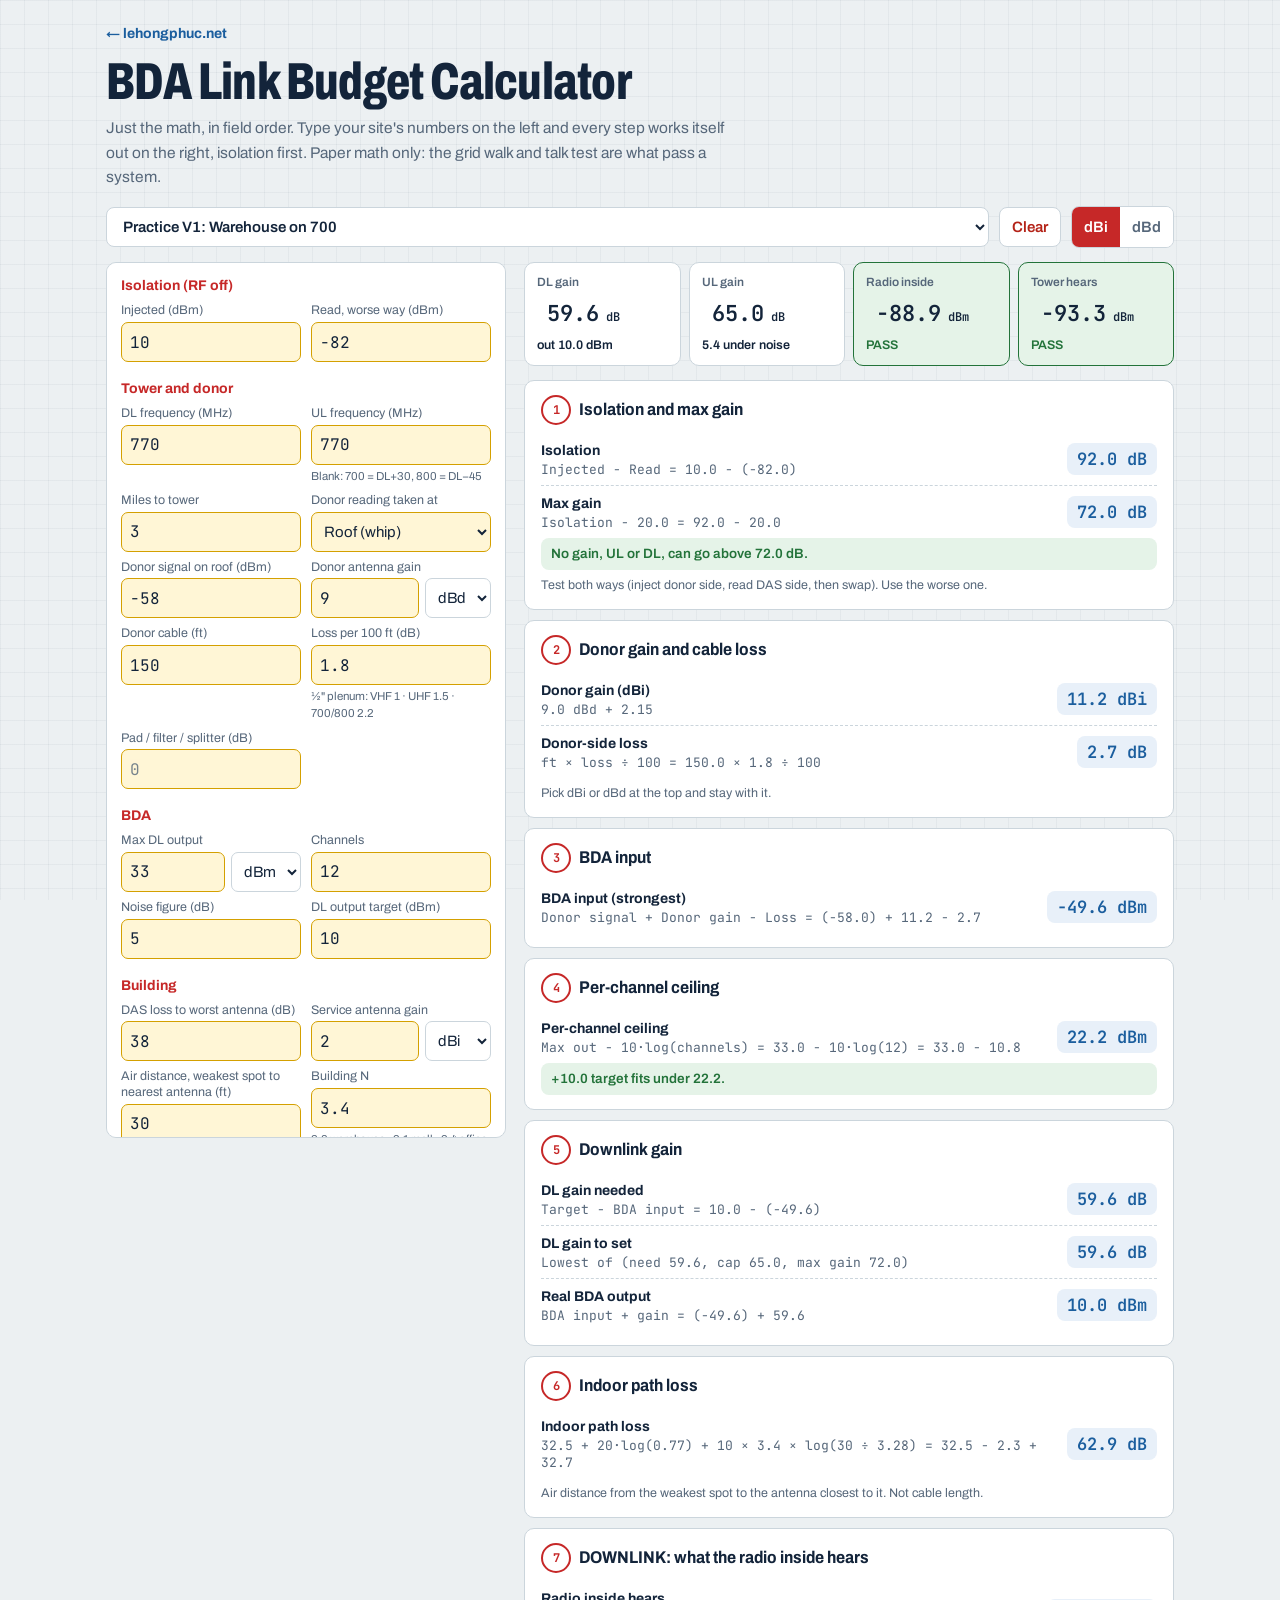
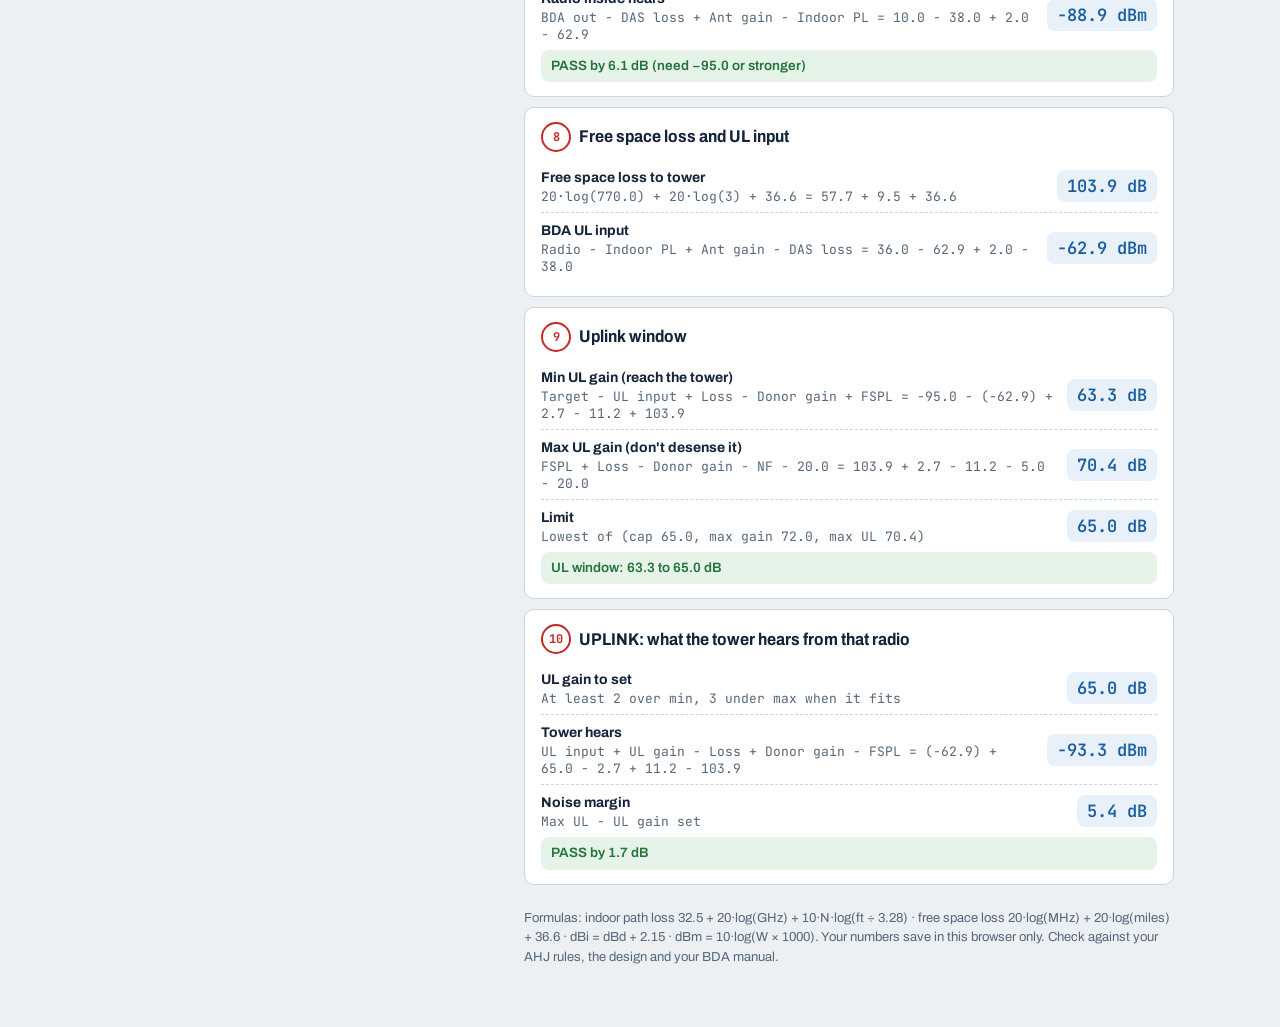
<file: calc/index.html>
<!doctype html>
<html lang="en">
<head>
<meta charset="utf-8">
<meta name="viewport" content="width=device-width, initial-scale=1, viewport-fit=cover">
<title>BDA Link Budget Calculator</title>
<meta name="description" content="Step-by-step link budget math for public safety BDAs: isolation, DL and UL gain, coverage inside and signal at the tower.">
<link rel="preconnect" href="https://fonts.googleapis.com">
<link rel="preconnect" href="https://fonts.gstatic.com" crossorigin>
<link rel="stylesheet" href="https://fonts.googleapis.com/css2?family=IBM+Plex+Sans:wght@400;500;600;700&family=IBM+Plex+Mono:wght@500;600&display=swap">
<style>
:root{
  --bg:#f3f5f6; --card:#ffffff; --ink:#172027; --muted:#5d6b75; --line:#d5dce0;
  --in-bg:#fff8e6; --in-line:#d9a520; --accent:#cf5d16; --ans:#1f5fa8; --ans-bg:#eaf1fa;
  --ok:#2e7a33; --ok-bg:#e9f5ea; --bad:#b3261e; --bad-bg:#fbecea; --warn:#9a6a00; --warn-bg:#fdf3dc;
  --sans:"IBM Plex Sans",system-ui,-apple-system,"Segoe UI",sans-serif; --mono:"IBM Plex Mono",ui-monospace,Menlo,monospace;
}
@media (prefers-color-scheme: dark){:root:not([data-theme="light"]){
  --bg:#0f1418; --card:#171e24; --ink:#e6ecef; --muted:#9aa8b1; --line:#2a343b;
  --in-bg:#2a2412; --in-line:#c99a1e; --accent:#f08a46; --ans:#7fb6f2; --ans-bg:#182838;
  --ok:#79c77d; --ok-bg:#16291a; --bad:#f08a80; --bad-bg:#33191a; --warn:#e2b552; --warn-bg:#2e2510; color-scheme:dark}}
:root[data-theme="dark"]{--bg:#0f1418; --card:#171e24; --ink:#e6ecef; --muted:#9aa8b1; --line:#2a343b;
  --in-bg:#2a2412; --in-line:#c99a1e; --accent:#f08a46; --ans:#7fb6f2; --ans-bg:#182838;
  --ok:#79c77d; --ok-bg:#16291a; --bad:#f08a80; --bad-bg:#33191a; --warn:#e2b552; --warn-bg:#2e2510; color-scheme:dark}
*{box-sizing:border-box}
body{margin:0;background:var(--bg);color:var(--ink);font:15px/1.5 var(--sans)}
.wrap{max-width:1100px;margin:0 auto;padding:22px max(16px,env(safe-area-inset-left,0px)) 60px}
a{color:var(--ans)}
header h1{font-size:clamp(26px,5vw,36px);line-height:1.1;margin:6px 0 6px}
header p{margin:0;color:var(--muted);max-width:70ch}
.back{font-size:14px;text-decoration:none}
.bar{display:flex;flex-wrap:wrap;gap:10px;align-items:center;margin:16px 0 14px}
.bar select,.bar button{font:inherit;font-size:15px;min-height:40px;border-radius:8px;border:1px solid var(--line);background:var(--card);color:var(--ink);padding:6px 12px}
.bar select{max-width:100%;flex:1 1 280px}
.bar button{cursor:pointer;font-weight:600}
.bar button.clear{color:var(--bad)}
.seg{display:inline-flex;border:1px solid var(--line);border-radius:8px;overflow:hidden;background:var(--card)}
.seg button{border:0;border-radius:0;min-height:40px;font-weight:600;color:var(--muted)}
.seg button[aria-pressed="true"]{background:var(--ink);color:var(--card)}
.layout{display:grid;grid-template-columns:minmax(0,400px) minmax(0,1fr);gap:18px;align-items:start}
@media (max-width:900px){.layout{grid-template-columns:1fr}}
.inputs{position:sticky;top:12px;max-height:calc(100vh - 24px);overflow:auto;background:var(--card);border:1px solid var(--line);border-radius:12px;padding:14px}
@media (max-width:900px){.inputs{position:static;max-height:none}}
.inputs h2{font-size:12px;letter-spacing:.1em;text-transform:uppercase;color:var(--muted);margin:14px 0 8px}
.inputs h2:first-child{margin-top:0}
.grid{display:grid;grid-template-columns:1fr 1fr;gap:8px 10px}
.f{display:flex;flex-direction:column;gap:3px;min-width:0}
.f.full{grid-column:1/-1}
.f label{font-size:12.5px;color:var(--muted);line-height:1.25}
.f .row{display:flex;gap:6px}
.f input,.f select{font:16px var(--mono);width:100%;min-width:0;min-height:40px;padding:6px 8px;border-radius:7px;border:1.5px solid var(--in-line);background:var(--in-bg);color:var(--ink)}
.f select{font-family:var(--sans);font-size:15px}
.f .row select{width:auto;flex:none;border-color:var(--line);background:var(--card)}
.f input::placeholder{color:var(--muted);opacity:.8}
.hint{font-size:11.5px;color:var(--muted)}
.summary{display:grid;grid-template-columns:repeat(4,minmax(0,1fr));gap:8px;margin-bottom:14px}
@media (max-width:620px){.summary{grid-template-columns:1fr 1fr}}
.sb{background:var(--card);border:1px solid var(--line);border-radius:10px;padding:10px 12px}
.sb .k{font-size:12px;color:var(--muted)}
.sb .v{font:600 22px var(--mono);margin-top:2px}
.sb .s{font-size:12.5px;font-weight:600;margin-top:2px}
.sb.ok{border-color:var(--ok);background:var(--ok-bg)} .sb.ok .s{color:var(--ok)}
.sb.bad{border-color:var(--bad);background:var(--bad-bg)} .sb.bad .s{color:var(--bad)}
.steps{display:flex;flex-direction:column;gap:10px}
.step{background:var(--card);border:1px solid var(--line);border-radius:12px;padding:12px 14px}
.step h3{margin:0 0 8px;font-size:16px;display:flex;align-items:center;gap:8px}
.step h3 .n{flex:none;display:inline-grid;place-items:center;width:26px;height:26px;border-radius:6px;background:var(--accent);color:#fff;font-size:13px}
.line{display:grid;grid-template-columns:minmax(0,1fr) auto;gap:4px 14px;align-items:center;padding:7px 0;border-top:1px dashed var(--line)}
.line:first-of-type{border-top:0}
.line .nm{font-weight:600;font-size:14px}
.line .fx{font:13px var(--mono);color:var(--muted);overflow-wrap:anywhere}
.line .fx b{color:var(--ink);font-weight:600}
.res{font:600 17px var(--mono);color:var(--ans);background:var(--ans-bg);border-radius:8px;padding:5px 10px;white-space:nowrap;text-align:right}
.res.na{color:var(--muted);background:transparent;font-weight:500;font-size:14px}
.v{grid-column:1/-1;font-size:13.5px;font-weight:600;border-radius:7px;padding:6px 10px}
.v.ok{color:var(--ok);background:var(--ok-bg)} .v.bad{color:var(--bad);background:var(--bad-bg)} .v.warn{color:var(--warn);background:var(--warn-bg)}
.note{font-size:12.5px;color:var(--muted);margin:6px 0 0}
footer{margin-top:24px;font-size:13px;color:var(--muted)}
:focus-visible{outline:2px solid var(--ans);outline-offset:2px}
#mini{display:none}
@media (max-width:900px){
  #mini{display:grid;grid-template-columns:repeat(4,minmax(0,1fr));gap:4px;position:fixed;left:0;right:0;bottom:0;z-index:5;background:var(--card);border-top:1px solid var(--line);padding:8px max(10px,env(safe-area-inset-left,0px)) calc(8px + env(safe-area-inset-bottom,0px));box-shadow:0 -6px 18px rgba(0,0,0,.12)}
  #mini div{text-align:center;font-size:11px;color:var(--muted);line-height:1.2}
  #mini b{display:block;font:600 15px var(--mono);color:var(--ink)}
  #mini .ok b{color:var(--ok)} #mini .bad b{color:var(--bad)}
  body{padding-bottom:70px}
}
@media (max-width:420px){.grid{grid-template-columns:1fr 1fr}.res{font-size:15px}}
</style>
<style id="look-refresh">
@import url('https://fonts.googleapis.com/css2?family=Archivo:wdth,wght@62..125,400..800&family=JetBrains+Mono:wght@500;600;700&display=swap');
/* ===== Look refresh: riser-drawing blueprint, fire-red callouts. Styling only, no content changes. ===== */
:root{
  --bg:#ECF0F2; --card:#FFFFFF; --paper:#FFFFFF; --ink:#13243A; --muted:#56677A; --line:#CBD5DC; --soft:#F3F6F8; --fixed-bg:#F1F4F6;
  --accent:#C62828; --signal:#C62828; --link:#1B5E9E; --calc:#1B5E9E; --ans:#1B5E9E; --calc-bg:#E8F0F9; --ans-bg:#E8F0F9;
  --in-bg:#FFF6D6; --in-line:#D4A000; --hook-bg:#EEF2F6;
  --ok:#23733A; --ok-bg:#E5F3E8; --bad:#B42318; --bad-bg:#FBEAE8; --warn:#8A5A00; --warn-bg:#FDF2D8;
  --gain:#23733A; --gain-bg:#EAF5EC; --loss:#B42318; --loss-bg:#FBEDEB;
  --grid:rgba(19,36,58,.045); --panel:#0E1E30;
  --sans:"Archivo",system-ui,-apple-system,"Segoe UI",sans-serif; --body:var(--sans); --display:var(--sans); --font-ui:var(--sans);
  --mono:"JetBrains Mono",ui-monospace,Menlo,monospace; --font-num:var(--mono);
}
@media (prefers-color-scheme: dark){:root:not([data-theme="light"]){
  --bg:#0D1823; --card:#132131; --paper:#132131; --ink:#E4EBF1; --muted:#93A4B4; --line:#24364A; --soft:#182A3C; --fixed-bg:#192B3D;
  --accent:#F0614F; --signal:#F0614F; --link:#79B4F2; --calc:#79B4F2; --ans:#79B4F2; --calc-bg:#16293F; --ans-bg:#16293F;
  --in-bg:#2A2410; --in-line:#CDA22B; --hook-bg:#172839;
  --ok:#76C98A; --ok-bg:#15291C; --bad:#F28B7F; --bad-bg:#33191A; --warn:#E6C26B; --warn-bg:#2E2510;
  --gain:#76C98A; --gain-bg:#16291C; --loss:#F28B7F; --loss-bg:#301B1B;
  --grid:rgba(140,180,220,.05); color-scheme:dark}}
:root[data-theme="dark"]{
  --bg:#0D1823; --card:#132131; --paper:#132131; --ink:#E4EBF1; --muted:#93A4B4; --line:#24364A; --soft:#182A3C; --fixed-bg:#192B3D;
  --accent:#F0614F; --signal:#F0614F; --link:#79B4F2; --calc:#79B4F2; --ans:#79B4F2; --calc-bg:#16293F; --ans-bg:#16293F;
  --in-bg:#2A2410; --in-line:#CDA22B; --hook-bg:#172839;
  --ok:#76C98A; --ok-bg:#15291C; --bad:#F28B7F; --bad-bg:#33191A; --warn:#E6C26B; --warn-bg:#2E2510;
  --gain:#76C98A; --gain-bg:#16291C; --loss:#F28B7F; --loss-bg:#301B1B; --grid:rgba(140,180,220,.05); color-scheme:dark}
body{background-color:var(--bg);
  background-image:linear-gradient(var(--grid) 1px,transparent 1px),linear-gradient(90deg,var(--grid) 1px,transparent 1px);
  background-size:24px 24px;background-attachment:fixed;-webkit-font-smoothing:antialiased;text-rendering:optimizeLegibility}
input,select,button{font-family:var(--sans)}
a{text-underline-offset:3px}
.burger{background:var(--card)}
.menu{border-radius:10px;box-shadow:0 18px 40px -12px rgba(13,24,35,.35)}
.menu .lbl{font:700 12px/1.3 var(--sans);letter-spacing:.01em;text-transform:none;color:var(--accent)}
.menu a{font-weight:600}
.menu a small{font-weight:400}
.menu a[aria-current="page"]{background:var(--soft);box-shadow:inset 3px 0 0 var(--accent)}
@media print{body{background-image:none}}

.back{font-weight:700}
header h1{font-weight:800;font-stretch:72%;font-size:clamp(34px,6.5vw,52px);line-height:.95;letter-spacing:-.015em;margin:12px 0 10px}
header p{font-size:15.5px;line-height:1.6}
.bar select,.bar button{font-weight:600}
.seg button[aria-pressed="true"]{background:var(--accent);color:#fff}
.inputs{border-radius:10px}
.inputs h2{font:700 14px/1.3 var(--sans);letter-spacing:0;text-transform:none;color:var(--accent);margin:18px 0 8px}
.sb{border-radius:10px}
.sb .k{font-weight:600}
.step{border-radius:10px;padding:14px 16px}
.step h3{font-size:17px;font-weight:700;font-stretch:90%}
.step h3 .n{background:transparent;color:var(--accent);border:2px solid var(--accent);border-radius:999px;width:30px;height:30px;font:700 12px var(--mono)}
.line .nm{font-weight:700}
.v{border-radius:8px}
@media (max-width:900px){#mini{background:var(--panel);border-top:2px solid var(--accent);box-shadow:none}
  #mini div{color:rgba(228,235,241,.62)} #mini b{color:#fff}
  #mini .ok b{color:#7BD88F} #mini .bad b{color:#FF8A80}}
</style>
</head>
<body>
<div class="wrap">
<header>
  <a class="back" href="../">← lehongphuc.net</a>
  <h1>BDA Link Budget Calculator</h1>
  <p>Just the math, in field order. Type your site's numbers on the left and every step works itself out on the right, isolation first. Paper math only: the grid walk and talk test are what pass a system.</p>
</header>

<div class="bar">
  <select id="preset" aria-label="Load an example"><option value="">Load a practice scenario…</option></select>
  <button class="clear" id="clear" type="button">Clear</button>
  <span class="seg" role="group" aria-label="Antenna gain convention"><button type="button" data-conv="dBi" aria-pressed="true">dBi</button><button type="button" data-conv="dBd" aria-pressed="false">dBd</button></span>
</div>

<div class="layout">
<form class="inputs" id="form" autocomplete="off" onsubmit="return false">
  <h2>Isolation (RF off)</h2>
  <div class="grid">
    <div class="f"><label for="inj">Injected (dBm)</label><input id="inj" inputmode="decimal" placeholder="10"></div>
    <div class="f"><label for="read">Read, worse way (dBm)</label><input id="read" inputmode="decimal" placeholder="−90"></div>
  </div>
  <h2>Tower and donor</h2>
  <div class="grid">
    <div class="f"><label for="f">DL frequency (MHz)</label><input id="f" inputmode="decimal" placeholder="770"></div>
    <div class="f"><label for="ulf">UL frequency (MHz)</label><input id="ulf" inputmode="decimal" placeholder="auto"><span class="hint">Blank: 700 = DL+30, 800 = DL−45</span></div>
    <div class="f"><label for="mi">Miles to tower</label><input id="mi" inputmode="decimal" placeholder="3"></div>
    <div class="f"><label for="src">Donor reading taken at</label><select id="src"><option value="roof">Roof (whip)</option><option value="port">BDA port / GUI</option></select></div>
    <div class="f" id="f-sig"><label for="sig">Donor signal on roof (dBm)</label><input id="sig" inputmode="decimal" placeholder="−58"></div>
    <div class="f" id="f-pin"><label for="pin">BDA Power IN (dBm)</label><input id="pin" inputmode="decimal" placeholder="−50"></div>
    <div class="f"><label for="gd">Donor antenna gain</label><div class="row"><input id="gd" inputmode="decimal" placeholder="11"><select id="gdu" aria-label="Donor gain unit"><option>dBi</option><option>dBd</option></select></div></div>
    <div class="f"><label for="cft">Donor cable (ft)</label><input id="cft" inputmode="decimal" placeholder="100"></div>
    <div class="f"><label for="cl">Loss per 100 ft (dB)</label><input id="cl" inputmode="decimal" placeholder="2.2"><span class="hint">½" plenum: VHF 1 · UHF 1.5 · 700/800 2.2</span></div>
    <div class="f"><label for="extra">Pad / filter / splitter (dB)</label><input id="extra" inputmode="decimal" placeholder="0"></div>
  </div>
  <h2>BDA</h2>
  <div class="grid">
    <div class="f"><label for="pmax">Max DL output</label><div class="row"><input id="pmax" inputmode="decimal" placeholder="33"><select id="pmaxu" aria-label="Max output unit"><option>dBm</option><option>W</option></select></div></div>
    <div class="f"><label for="ch">Channels</label><input id="ch" inputmode="numeric" placeholder="8"></div>
    <div class="f"><label for="nf">Noise figure (dB)</label><input id="nf" inputmode="decimal" placeholder="5"></div>
    <div class="f"><label for="tgt">DL output target (dBm)</label><input id="tgt" inputmode="decimal" placeholder="10"></div>
  </div>
  <h2>Building</h2>
  <div class="grid">
    <div class="f"><label for="das">DAS loss to worst antenna (dB)</label><input id="das" inputmode="decimal" placeholder="35"></div>
    <div class="f"><label for="gs">Service antenna gain</label><div class="row"><input id="gs" inputmode="decimal" placeholder="2"><select id="gsu" aria-label="Service antenna gain unit"><option>dBi</option><option>dBd</option></select></div></div>
    <div class="f"><label for="dr">Air distance, weakest spot to nearest antenna (ft)</label><input id="dr" inputmode="decimal" placeholder="40"></div>
    <div class="f"><label for="N">Building N</label><input id="N" inputmode="decimal" placeholder="3.4"><span class="hint">2.8 warehouse · 3.1 mall · 3.4 office · 3.7 hospital · 4.0 prison</span></div>
    <div class="f full"><label for="radio">Radio power (blank = 33 for 700/800, 35 for VHF/UHF)</label><div class="row"><input id="radio" inputmode="decimal" placeholder="auto"><select id="radiou" aria-label="Radio power unit"><option>dBm</option><option>W</option></select></div></div>
  </div>
  <h2>Rules</h2>
  <div class="grid">
    <div class="f"><label for="target">Target inside and at tower (dBm)</label><input id="target" inputmode="decimal" placeholder="−95"></div>
    <div class="f"><label for="cap">AHJ gain cap (dB)</label><input id="cap" inputmode="decimal" placeholder="none"></div>
    <div class="f"><label for="imargin">Isolation margin (dB)</label><input id="imargin" inputmode="decimal" placeholder="20"></div>
    <div class="f"><label for="nmargin">Noise below tower floor (dB)</label><input id="nmargin" inputmode="decimal" placeholder="20"></div>
  </div>
  <h2>What you set (optional)</h2>
  <div class="grid">
    <div class="f"><label for="dlset">DL gain you set</label><input id="dlset" inputmode="decimal" placeholder="suggested"></div>
    <div class="f"><label for="ulset">UL gain you set</label><input id="ulset" inputmode="decimal" placeholder="suggested"></div>
  </div>
</form>

<main>
  <div class="summary" id="summary"></div>
  <div class="steps" id="steps"></div>
  <div id="mini" aria-live="polite"></div>
  <footer>Formulas: indoor path loss 32.5 + 20·log(GHz) + 10·N·log(ft ÷ 3.28) · free space loss 20·log(MHz) + 20·log(miles) + 36.6 · dBi = dBd + 2.15 · dBm = 10·log(W × 1000). Your numbers save in this browser only. Check against your AHJ rules, the design and your BDA manual.</footer>
</main>
</div>
</div>

<script>
const PRESETS = [{"label": "Practice V1: Warehouse on 700", "f": 770, "ulf": 770, "mi": 3, "gd": 9, "gdu": "dBd", "cft": 150, "cl": 1.8, "extra": null, "inj": 10, "read": -82, "ch": 12, "nf": 5, "das": 38, "gs": 2, "gsu": "dBi", "dr": 30, "N": 3.4, "cap": 65, "tgt": 10, "target": -95, "imargin": 20, "nmargin": 20, "conv": "dBi", "src": "roof", "sig": -58, "pin": null, "pmax": 33, "pmaxu": "dBm", "radio": 36, "radiou": "dBm"}, {"label": "Practice V3: Middle school on VHF", "f": 155, "ulf": 155, "mi": 1.5, "gd": 7, "gdu": "dBd", "cft": 120, "cl": 1.1, "extra": null, "inj": 10, "read": -85, "ch": 4, "nf": 5, "das": 30, "gs": 2, "gsu": "dBi", "dr": 50, "N": 3.7, "cap": 65, "tgt": 10, "target": -95, "imargin": 20, "nmargin": 20, "conv": "dBi", "src": "roof", "sig": -45, "pin": null, "pmax": 33, "pmaxu": "dBm", "radio": 5, "radiou": "W"}, {"label": "Practice V4: Hospital on UHF", "f": 460, "ulf": 460, "mi": 4, "gd": 10, "gdu": "dBi", "cft": 200, "cl": 1.6, "extra": null, "inj": 10, "read": -80, "ch": 8, "nf": 5, "das": 36, "gs": 2, "gsu": "dBi", "dr": 35, "N": 3.7, "cap": 65, "tgt": 10, "target": -95, "imargin": 20, "nmargin": 20, "conv": "dBi", "src": "roof", "sig": -65, "pin": null, "pmax": 5, "pmaxu": "W", "radio": null, "radiou": "dBm"}, {"label": "Practice V5: Shopping mall on 800", "f": 855, "ulf": 855, "mi": 5, "gd": 11, "gdu": "dBi", "cft": 100, "cl": 2.2, "extra": null, "inj": 10, "read": -84, "ch": 10, "nf": 6, "das": 34, "gs": 2, "gsu": "dBi", "dr": 45, "N": 3.1, "cap": null, "tgt": 10, "target": -95, "imargin": 20, "nmargin": 20, "conv": "dBi", "src": "roof", "sig": -62, "pin": null, "pmax": 5, "pmaxu": "W", "radio": 3, "radiou": "W"}, {"label": "Practice V6: Detention center on 700", "f": 772, "ulf": 772, "mi": 3, "gd": 12, "gdu": "dBi", "cft": 60, "cl": 2.0, "extra": null, "inj": 10, "read": -68, "ch": 6, "nf": 5, "das": 30, "gs": 2, "gsu": "dBi", "dr": 30, "N": 4.0, "cap": 65, "tgt": 10, "target": -95, "imargin": 20, "nmargin": 20, "conv": "dBi", "src": "roof", "sig": -64, "pin": null, "pmax": 33, "pmaxu": "dBm", "radio": null, "radiou": "dBm"}, {"label": "Practice V7: Office tower on 800 (field reading)", "f": 860, "ulf": 860, "mi": 4, "gd": 11, "gdu": "dBi", "cft": 90, "cl": 2.2, "extra": null, "inj": 10, "read": -92, "ch": 15, "nf": 5, "das": 28, "gs": 3, "gsu": "dBi", "dr": 40, "N": 3.4, "cap": 65, "tgt": 10, "target": -95, "imargin": 20, "nmargin": 20, "conv": "dBi", "src": "port", "pin": -57, "sig": null, "pmax": 33, "pmaxu": "dBm", "radio": null, "radiou": "dBm"}, {"label": "V9 Scenario 1: Public library on 700", "f": 771, "ulf": 771, "mi": 2.5, "gd": 9, "gdu": "dBd", "cft": 110, "cl": 1.9, "extra": null, "inj": 10, "read": -85, "ch": 8, "nf": 5, "das": 34, "gs": 2, "gsu": "dBi", "dr": 40, "N": 3.3, "cap": 65, "tgt": 10, "target": -95, "imargin": 20, "nmargin": 20, "conv": "dBi", "src": "roof", "sig": -60, "pin": null, "pmax": 33, "pmaxu": "dBm", "radio": null, "radiou": "dBm"}, {"label": "V9 Scenario 2: Apartment building on 800", "f": 858, "ulf": 858, "mi": 4, "gd": 11, "gdu": "dBi", "cft": 140, "cl": 2.2, "extra": null, "inj": 10, "read": -90, "ch": 6, "nf": 6, "das": 30, "gs": 3, "gsu": "dBi", "dr": 35, "N": 3.0, "cap": 65, "tgt": 10, "target": -95, "imargin": 20, "nmargin": 20, "conv": "dBi", "src": "roof", "sig": -68, "pin": null, "pmax": 2, "pmaxu": "W", "radio": 3, "radiou": "W"}, {"label": "V9 Scenario 3: Warehouse on VHF", "f": 154, "ulf": 154, "mi": 2, "gd": 6, "gdu": "dBd", "cft": 90, "cl": 1.0, "extra": null, "inj": 10, "read": -88, "ch": 3, "nf": 5, "das": 28, "gs": 2, "gsu": "dBi", "dr": 60, "N": 3.0, "cap": 65, "tgt": 10, "target": -95, "imargin": 20, "nmargin": 20, "conv": "dBi", "src": "roof", "sig": -48, "pin": null, "pmax": 33, "pmaxu": "dBm", "radio": 5, "radiou": "W"}, {"label": "V9 Scenario 4: Casino on UHF", "f": 465, "ulf": 465, "mi": 3, "gd": 10, "gdu": "dBi", "cft": 120, "cl": 1.5, "extra": null, "inj": 10, "read": -95, "ch": 30, "nf": 5, "das": 32, "gs": 2, "gsu": "dBi", "dr": 30, "N": 3.6, "cap": 70, "tgt": 10, "target": -95, "imargin": 20, "nmargin": 20, "conv": "dBi", "src": "roof", "sig": -62, "pin": null, "pmax": 0.25, "pmaxu": "W", "radio": null, "radiou": "dBm"}, {"label": "V9 Scenario 5: Hospital on 700 (field reading)", "f": 773, "ulf": 773, "mi": 1.5, "gd": 12, "gdu": "dBi", "cft": 70, "cl": 2.0, "extra": null, "inj": 10, "read": -90, "ch": 10, "nf": 5, "das": 36, "gs": 2, "gsu": "dBi", "dr": 35, "N": 3.8, "cap": 65, "tgt": 10, "target": -95, "imargin": 20, "nmargin": 20, "conv": "dBi", "src": "port", "pin": -50, "sig": null, "pmax": 33, "pmaxu": "dBm", "radio": null, "radiou": "dBm"}, {"label": "V9 Scenario 6: Stadium on 800 (no gain cap)", "f": 856, "ulf": 856, "mi": 12, "gd": 12, "gdu": "dBi", "cft": 200, "cl": 2.2, "extra": null, "inj": 10, "read": -96, "ch": 8, "nf": 5, "das": 33, "gs": 3, "gsu": "dBi", "dr": 45, "N": 2.8, "cap": null, "tgt": 10, "target": -95, "imargin": 20, "nmargin": 20, "conv": "dBi", "src": "roof", "sig": -78, "pin": null, "pmax": 37, "pmaxu": "dBm", "radio": null, "radiou": "dBm"}, {"label": "V9 Scenario 7: County jail on UHF", "f": 460, "ulf": 460, "mi": 5, "gd": 10, "gdu": "dBi", "cft": 100, "cl": 1.6, "extra": null, "inj": 10, "read": -72, "ch": 6, "nf": 5, "das": 34, "gs": 2, "gsu": "dBi", "dr": 30, "N": 4.2, "cap": 65, "tgt": 10, "target": -95, "imargin": 20, "nmargin": 20, "conv": "dBi", "src": "roof", "sig": -66, "pin": null, "pmax": 33, "pmaxu": "dBm", "radio": null, "radiou": "dBm"}, {"label": "V9 Scenario 8: Hotel on 700 (no gain cap)", "f": 772, "ulf": 772, "mi": 8, "gd": 11, "gdu": "dBi", "cft": 160, "cl": 2.0, "extra": null, "inj": 10, "read": -98, "ch": 6, "nf": 5, "das": 34, "gs": 2, "gsu": "dBi", "dr": 40, "N": 3.3, "cap": null, "tgt": 10, "target": -95, "imargin": 20, "nmargin": 20, "conv": "dBi", "src": "roof", "sig": -70, "pin": null, "pmax": 33, "pmaxu": "dBm", "radio": 3, "radiou": "W"}, {"label": "V9 Scenario 9: Data center on 800", "f": 860, "ulf": 860, "mi": 3, "gd": 11, "gdu": "dBi", "cft": 80, "cl": 2.2, "extra": null, "inj": 10, "read": -95, "ch": 10, "nf": 5, "das": 48, "gs": 2, "gsu": "dBi", "dr": 50, "N": 3.8, "cap": 65, "tgt": 10, "target": -95, "imargin": 20, "nmargin": 20, "conv": "dBi", "src": "roof", "sig": -58, "pin": null, "pmax": 33, "pmaxu": "dBm", "radio": null, "radiou": "dBm"}, {"label": "V9 Scenario 10: Office park on VHF (AHJ cap 60)", "f": 158, "ulf": 158, "mi": 6, "gd": 7, "gdu": "dBd", "cft": 150, "cl": 1.1, "extra": null, "inj": 10, "read": -90, "ch": 4, "nf": 5, "das": 30, "gs": 2, "gsu": "dBi", "dr": 55, "N": 3.2, "cap": 60, "tgt": 10, "target": -95, "imargin": 20, "nmargin": 20, "conv": "dBi", "src": "roof", "sig": -62, "pin": null, "pmax": 33, "pmaxu": "dBm", "radio": null, "radiou": "dBm"}];
const FIELDS=['inj','read','f','ulf','mi','src','sig','pin','gd','gdu','cft','cl','extra','pmax','pmaxu','ch','nf','tgt','das','gs','gsu','dr','N','radio','radiou','target','cap','imargin','nmargin','dlset','ulset'];
const KEY='bda-calc-v1';
const $=id=>document.getElementById(id);
let conv='dBi';

/*CALC-START*/
const L=x=>Math.log10(x);
const isN=x=>typeof x==='number'&&isFinite(x);
function calc(v,conv){
  const o={conv}; const d=(x,def)=>isN(x)?x:def;
  const toC=(g,u)=>!isN(g)?null:(u===conv?g:(u==='dBd'?g+2.15:g-2.15));
  o.inj=d(v.inj,10); o.imargin=d(v.imargin,20); o.nmargin=d(v.nmargin,20); o.target=d(v.target,-95); o.tgt=d(v.tgt,10);
  o.cap=isN(v.cap)?v.cap:null;
  o.iso=isN(v.read)?o.inj-v.read:null; o.mg=isN(o.iso)?o.iso-o.imargin:null;
  o.gdRaw=v.gd; o.gd=toC(v.gd,v.gdu); o.gs=toC(v.gs,v.gsu);
  o.cab=(isN(v.cft)&&isN(v.cl))?v.cft*v.cl/100:null; o.loss=isN(o.cab)?o.cab+d(v.extra,0):null;
  if(v.src==='port') o.bin=isN(v.pin)?v.pin:null;
  else o.bin=(isN(v.sig)&&isN(o.gd)&&isN(o.loss))?v.sig+o.gd-o.loss:null;
  o.pmax=isN(v.pmax)?(v.pmaxu==='W'?10*L(v.pmax*1000):v.pmax):null;
  o.ceil=(isN(o.pmax)&&isN(v.ch)&&v.ch>0)?o.pmax-10*L(v.ch):null;
  o.need=isN(o.bin)?o.tgt-o.bin:null;
  const lows=a=>{a=a.filter(isN);return a.length?Math.min(...a):null};
  o.dlsug=isN(o.need)?lows([o.need,o.cap,o.mg]):null;
  o.dlset=isN(v.dlset)?v.dlset:o.dlsug;
  o.out=(isN(o.bin)&&isN(o.dlset))?(isN(o.ceil)?Math.min(o.bin+o.dlset,o.ceil):o.bin+o.dlset):null;
  o.f=v.f; o.ulf=isN(v.ulf)?v.ulf:(isN(v.f)?(v.f>=764&&v.f<=776?v.f+30:(v.f>=851&&v.f<=869?v.f-45:v.f)):null);
  o.pl=(isN(v.f)&&isN(v.N)&&isN(v.dr)&&v.dr>0)?32.5+20*L(v.f/1000)+10*v.N*L(v.dr/3.28):null;
  o.rx=(isN(o.out)&&isN(v.das)&&isN(o.gs)&&isN(o.pl))?o.out-v.das+o.gs-o.pl:null;
  o.radio=isN(v.radio)?(v.radiou==='W'?10*L(v.radio*1000):v.radio):(isN(v.f)?(v.f>600?33:35):null);
  o.radioAuto=!isN(v.radio);
  o.fspl=(isN(o.ulf)&&isN(v.mi)&&v.mi>0)?20*L(o.ulf)+20*L(v.mi)+36.6:null;
  o.ulin=(isN(o.radio)&&isN(o.pl)&&isN(o.gs)&&isN(v.das))?o.radio-o.pl+o.gs-v.das:null;
  const okUL=isN(o.ulin)&&isN(o.loss)&&isN(o.gd)&&isN(o.fspl);
  o.mn=okUL?o.target-o.ulin+o.loss-o.gd+o.fspl:null;
  o.mx=(isN(o.fspl)&&isN(o.loss)&&isN(o.gd)&&isN(v.nf))?o.fspl+o.loss-o.gd-v.nf-o.nmargin:null;
  o.lim=isN(o.mx)?lows([o.cap,o.mg,o.mx]):null;
  if(isN(o.lim)&&isN(o.mn)){let X=Math.min(o.lim,o.mx-3); if(X<o.mn) X=o.lim; if(Math.floor(X)>=o.mn) X=Math.floor(X); o.ulsug=X;} else o.ulsug=null;
  o.ulset=isN(v.ulset)?v.ulset:o.ulsug;
  o.tower=(okUL&&isN(o.ulset))?o.ulin+o.ulset-o.loss+o.gd-o.fspl:null;
  o.nzm=(isN(o.mx)&&isN(o.ulset))?o.mx-o.ulset:null;
  return o;
}
/*CALC-END*/

const f1=x=>isN(x)?(Math.round(x*10)/10).toFixed(1).replace('-','−'):'—';
const sg=x=>isN(x)?(x<0?'− '+f1(-x):'+ '+f1(x)):'—';
const p=x=>isN(x)?(x<0?'('+f1(x)+')':f1(x)):'—';
function read(){const v={};for(const k of FIELDS){const el=$(k);if(el.tagName==='SELECT'){v[k]=el.value;continue}const t=el.value.trim().replace(/[−–]/g,'-');v[k]=t===''?null:Number(t);if(!isFinite(v[k]))v[k]=null}return v}
function line(nm,fx,res,unit,need){return `<div class="line"><div><div class="nm">${nm}</div><div class="fx">${fx}</div></div><div class="res${isN(res)?'':' na'}">${isN(res)?f1(res)+' '+unit:(need||'needs inputs')}</div></div>`}
const verdict=(cls,t)=>`<div class="v ${cls}">${t}</div>`;
function step(n,title,body,note){return `<section class="step"><h3><span class="n">${n}</span>${title}</h3>${body}${note?`<p class="note">${note}</p>`:''}</section>`}
function render(){
  const v=read(),o=calc(v,conv),C=conv; const S=[];
  $('f-sig').style.display=v.src==='port'?'none':''; $('f-pin').style.display=v.src==='port'?'':'none';
  // 1 isolation
  let b=line('Isolation',`Injected − Read = ${f1(o.inj)} − ${p(v.read)}`,o.iso,'dB','type the read')+line('Max gain',`Isolation − ${f1(o.imargin)} = ${f1(o.iso)} − ${f1(o.imargin)}`,o.mg,'dB');
  if(isN(o.iso)) b+=verdict(o.iso>=80?'ok':'warn',o.iso>=80?`No gain, UL or DL, can go above ${f1(o.mg)} dB.`:`Only ${f1(o.mg)} dB of gain allowed. Low isolation: check donor placement before you set anything.`);
  S.push(step(1,'Isolation and max gain',b,'Test both ways (inject donor side, read DAS side, then swap). Use the worse one.'));
  // 2 donor gain + loss
  b='';
  if(isN(v.gd)) b+=line(`Donor gain (${C})`, v.gdu===C?`Label says ${f1(v.gd)} ${C}, use as is`:(v.gdu==='dBd'?`${f1(v.gd)} dBd + 2.15`:`${f1(v.gd)} dBi − 2.15`),o.gd,C);
  else b+=line(`Donor gain (${C})`,'From the antenna label',null,'','type donor gain');
  b+=line('Donor-side loss',`ft × loss ÷ 100${isN(v.extra)&&v.extra?' + pad/filter':''} = ${f1(v.cft)} × ${f1(v.cl)} ÷ 100${isN(v.extra)&&v.extra?' + '+f1(v.extra):''}`,o.loss,'dB');
  S.push(step(2,'Donor gain and cable loss',b,C==='dBd'?'dBd mode: conservative, 2.15 dB under dBi. Common in public safety.':'Pick dBi or dBd at the top and stay with it.'));
  // 3 BDA input
  b=v.src==='port'?line('BDA input (strongest)','Reading at the BDA port / GUI Power IN is already the BDA input',o.bin,'dBm','type Power IN')
     :line('BDA input (strongest)',`Donor signal + Donor gain − Loss = ${p(v.sig)} + ${f1(o.gd)} − ${f1(o.loss)}`,o.bin,'dBm');
  S.push(step(3,'BDA input',b));
  // 4 ceiling
  b=line('Per-channel ceiling',`Max out − 10·log(channels) = ${f1(o.pmax)} − 10·log(${isN(v.ch)?v.ch:'—'}) = ${f1(o.pmax)} − ${isN(v.ch)&&v.ch>0?f1(10*L(v.ch)):'—'}`,o.ceil,'dBm');
  if(isN(o.ceil)) b+=verdict(o.ceil>=o.tgt?'ok':'warn',o.ceil>=o.tgt?`+${f1(o.tgt)} target fits under ${f1(o.ceil)}.`:`Ceiling is under +${f1(o.tgt)}. Each channel tops out at ${f1(o.ceil)}.`);
  S.push(step(4,'Per-channel ceiling',b));
  // 5 DL gain
  const lowTxt=[`need ${f1(o.need)}`,isN(o.cap)?`cap ${f1(o.cap)}`:null,isN(o.mg)?`max gain ${f1(o.mg)}`:null].filter(Boolean).join(', ');
  b=line('DL gain needed',`Target − BDA input = ${f1(o.tgt)} − ${p(o.bin)}`,o.need,'dB')
   +line(isN(v.dlset)?'DL gain you set':'DL gain to set',isN(v.dlset)?'Typed in by you':`Lowest of (${lowTxt})`,o.dlset,'dB')
   +line('Real BDA output',`BDA input + gain = ${p(o.bin)} + ${f1(o.dlset)}${isN(o.ceil)&&isN(o.bin)&&isN(o.dlset)&&o.bin+o.dlset>o.ceil?' → held at ceiling':''}`,o.out,'dBm');
  if(isN(o.dlset)&&isN(o.mg)&&o.dlset>o.mg) b+=verdict('bad',`DL gain is over the ${f1(o.mg)} isolation limit. Risk of oscillation.`);
  else if(isN(o.dlset)&&isN(o.cap)&&o.dlset>o.cap) b+=verdict('bad',`DL gain is over the AHJ cap of ${f1(o.cap)}.`);
  S.push(step(5,'Downlink gain',b));
  // 6 indoor PL
  b=line('Indoor path loss',`32.5 + 20·log(${isN(v.f)?String(+(v.f/1000).toFixed(4)):'GHz'}) + 10 × ${isN(v.N)?v.N:'N'} × log(${isN(v.dr)?v.dr:'ft'} ÷ 3.28) = 32.5 ${isN(v.f)?sg(20*L(v.f/1000)):''} + ${isN(v.N)&&isN(v.dr)&&v.dr>0?f1(10*v.N*L(v.dr/3.28)):'—'}`,o.pl,'dB');
  S.push(step(6,'Indoor path loss',b,'Air distance from the weakest spot to the antenna closest to it. Not cable length.'));
  // 7 radio inside
  b=line('Radio inside hears',`BDA out − DAS loss + Ant gain − Indoor PL = ${p(o.out)} − ${f1(v.das)} + ${f1(o.gs)} − ${f1(o.pl)}`,o.rx,'dBm');
  if(isN(o.rx)) b+=verdict(o.rx>=o.target?'ok':'bad',o.rx>=o.target?`PASS by ${f1(o.rx-o.target)} dB (need ${f1(o.target)} or stronger)`:`FAIL by ${f1(o.target-o.rx)} dB. Look at DAS loss, antenna spacing or BDA output.`);
  S.push(step(7,'DOWNLINK: what the radio inside hears',b));
  // 8 FSPL + UL input
  b=line('Free space loss to tower',`20·log(${f1(o.ulf)}) + 20·log(${isN(v.mi)?v.mi:'mi'}) + 36.6 = ${isN(o.ulf)?f1(20*L(o.ulf)):'—'} + ${isN(v.mi)&&v.mi>0?f1(20*L(v.mi)):'—'} + 36.6`,o.fspl,'dB')
   +line('BDA UL input',`Radio${o.radioAuto?' (auto)':''} − Indoor PL + Ant gain − DAS loss = ${f1(o.radio)} − ${f1(o.pl)} + ${f1(o.gs)} − ${f1(v.das)}`,o.ulin,'dBm');
  S.push(step(8,'Free space loss and UL input',b,isN(v.ulf)?'':'UL frequency is auto from DL (700: +30, 800: −45). Type it if your pair is different.'));
  // 9 window
  b=line('Min UL gain (reach the tower)',`Target − UL input + Loss − Donor gain + FSPL = ${f1(o.target)} − ${p(o.ulin)} + ${f1(o.loss)} − ${f1(o.gd)} + ${f1(o.fspl)}`,o.mn,'dB')
   +line('Max UL gain (don\'t desense it)',`FSPL + Loss − Donor gain − NF − ${f1(o.nmargin)} = ${f1(o.fspl)} + ${f1(o.loss)} − ${f1(o.gd)} − ${f1(v.nf)} − ${f1(o.nmargin)}`,o.mx,'dB')
   +line('Limit',`Lowest of (${[isN(o.cap)?'cap '+f1(o.cap):null,isN(o.mg)?'max gain '+f1(o.mg):null,isN(o.mx)?'max UL '+f1(o.mx):null].filter(Boolean).join(', ')})`,o.lim,'dB');
  if(isN(o.mn)&&isN(o.lim)) b+=verdict(o.lim>=o.mn?'ok':'bad',o.lim>=o.mn?`UL window: ${f1(o.mn)} to ${f1(o.lim)} dB`:`Window closed: need ${f1(o.mn)} but can only set ${f1(o.lim)}. Cut DAS loss or fix isolation first.`);
  S.push(step(9,'Uplink window',b));
  // 10 tower
  b=line(isN(v.ulset)?'UL gain you set':'UL gain to set',isN(v.ulset)?'Typed in by you':'At least 2 over min, 3 under max when it fits',o.ulset,'dB')
   +line('Tower hears',`UL input + UL gain − Loss + Donor gain − FSPL = ${p(o.ulin)} + ${f1(o.ulset)} − ${f1(o.loss)} + ${f1(o.gd)} − ${f1(o.fspl)}`,o.tower,'dBm')
   +line('Noise margin','Max UL − UL gain set',o.nzm,'dB');
  if(isN(o.tower)) b+=verdict(o.tower>=o.target?'ok':'bad',o.tower>=o.target?`PASS by ${f1(o.tower-o.target)} dB`:`FAIL by ${f1(o.target-o.tower)} dB`);
  if(isN(o.nzm)&&o.nzm<0) b+=verdict('bad',`UL gain is ${f1(-o.nzm)} dB over the noise limit. It will desense the tower.`);
  if(isN(o.ulset)&&isN(o.lim)&&o.ulset>o.lim+0.05) b+=verdict('bad',`UL gain is over the ${f1(o.lim)} limit.`);
  S.push(step(10,'UPLINK: what the tower hears from that radio',b));
  $('steps').innerHTML=S.join('');
  const sb=(k,val,unit,pass,stxt)=>`<div class="sb${pass===true?' ok':pass===false?' bad':''}"><div class="k">${k}</div><div class="v">${isN(val)?f1(val):'—'}<small style="font-size:12px"> ${unit}</small></div>${stxt?`<div class="s">${stxt}</div>`:''}</div>`;
  $('summary').innerHTML=sb('DL gain',o.dlset,'dB',null,isN(o.out)?`out ${f1(o.out)} dBm`:'')+sb('UL gain',o.ulset,'dB',null,isN(o.nzm)?`${f1(o.nzm)} under noise`:'')
    +sb('Radio inside',o.rx,'dBm',isN(o.rx)?o.rx>=o.target:null,isN(o.rx)?(o.rx>=o.target?'PASS':'FAIL'):'')+sb('Tower hears',o.tower,'dBm',isN(o.tower)?o.tower>=o.target:null,isN(o.tower)?(o.tower>=o.target?'PASS':'FAIL'):'');
  const mc=(k,val,pass)=>`<div class="${pass===true?'ok':pass===false?'bad':''}"><b>${isN(val)?f1(val):'—'}</b>${k}</div>`;
  $('mini').innerHTML=mc('DL gain',o.dlset)+mc('UL gain',o.ulset)+mc('Inside',o.rx,isN(o.rx)?o.rx>=o.target:null)+mc('Tower',o.tower,isN(o.tower)?o.tower>=o.target:null);
  try{localStorage.setItem(KEY,JSON.stringify({v:Object.fromEntries(FIELDS.map(k=>[k,$(k).value])),conv}))}catch(e){}
}
function setConv(c){conv=c;document.querySelectorAll('[data-conv]').forEach(b=>b.setAttribute('aria-pressed',b.dataset.conv===c));render()}
function fill(d){for(const k of FIELDS){const el=$(k);let x=d[k];if(el.tagName==='SELECT'){el.value=x||el.options[0].value}else el.value=(x===null||x===undefined)?'':String(x).replace('-','−')}}
PRESETS.forEach((p,i)=>{const o=document.createElement('option');o.value=i;o.textContent=p.label;$('preset').appendChild(o)});
$('preset').addEventListener('change',e=>{if(e.target.value==='')return;const d=PRESETS[+e.target.value];fill(d);setConv(d.conv||'dBi')});
$('clear').addEventListener('click',()=>{fill({});$('preset').value='';render()});
document.querySelectorAll('[data-conv]').forEach(b=>b.addEventListener('click',()=>setConv(b.dataset.conv)));
$('form').addEventListener('input',render);$('form').addEventListener('change',render);
(function(){let s=null;try{s=JSON.parse(localStorage.getItem(KEY))}catch(e){}
  if(s&&s.v){for(const k of FIELDS)if(k in s.v)$(k).value=s.v[k];conv=s.conv||'dBi'}else{fill(PRESETS[0]);$('preset').value='0';conv='dBi'}
  setConv(conv)})();
/* phones: the number pad has no minus key, so readings that are always negative get the minus added for you */
(function(){
  const NEG=/\.(readA|readB|p|r|pwalk|tpA|tpG|tpA2|tpG2|gIn|ulNoise|rlDonor|rlDas)$/;
  const isNeg=el=>el.tagName==='INPUT'&&((el.dataset.k&&NEG.test(el.dataset.k))||/^(read|sig|pin)$/.test(el.id));
  document.addEventListener('input',e=>{const el=e.target;if(isNeg(el)&&/^[1-9.]/.test(el.value))el.value='-'+el.value;},true);
  document.addEventListener('focusin',e=>{const el=e.target;if(el.tagName==='INPUT'&&el.dataset.k&&/\.(gs|inj|pout|gOut)$/.test(el.dataset.k))el.setAttribute('inputmode','text');},true);
})();
</script>
</body>
</html>
</file>
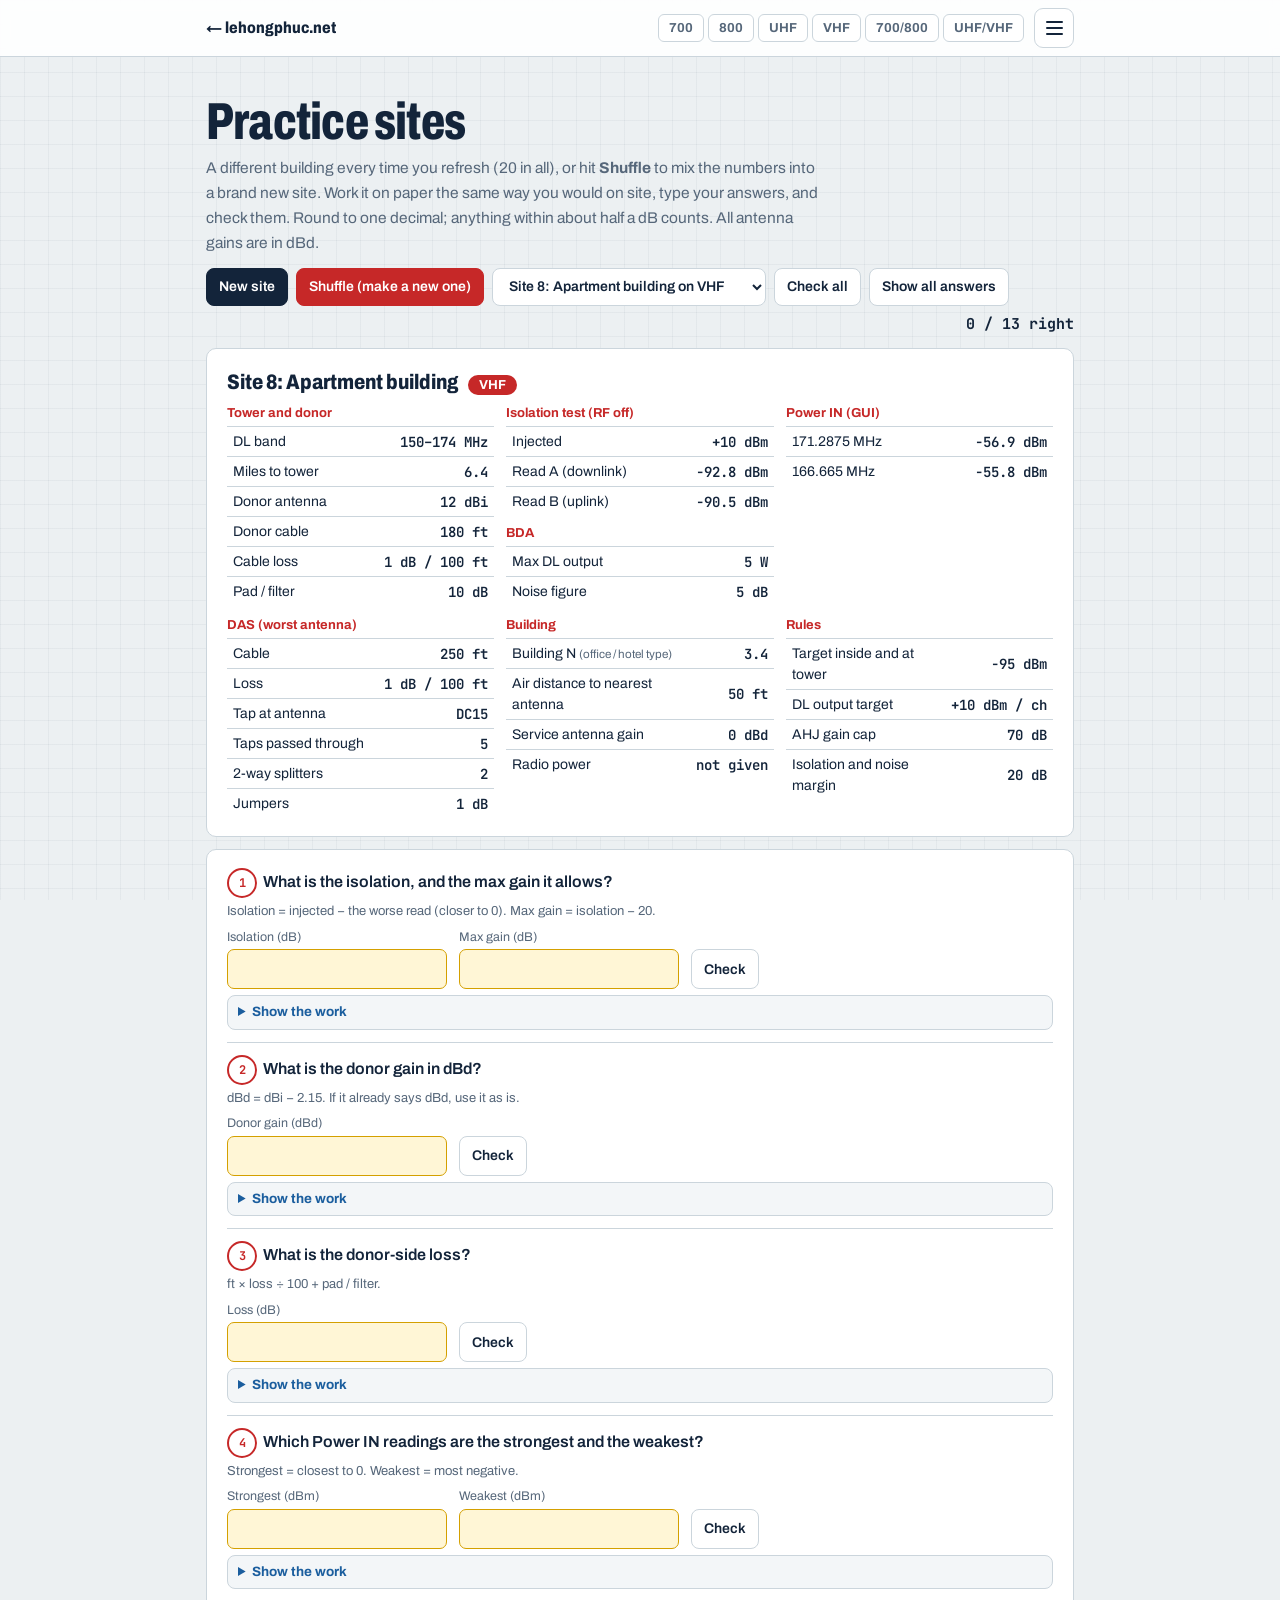
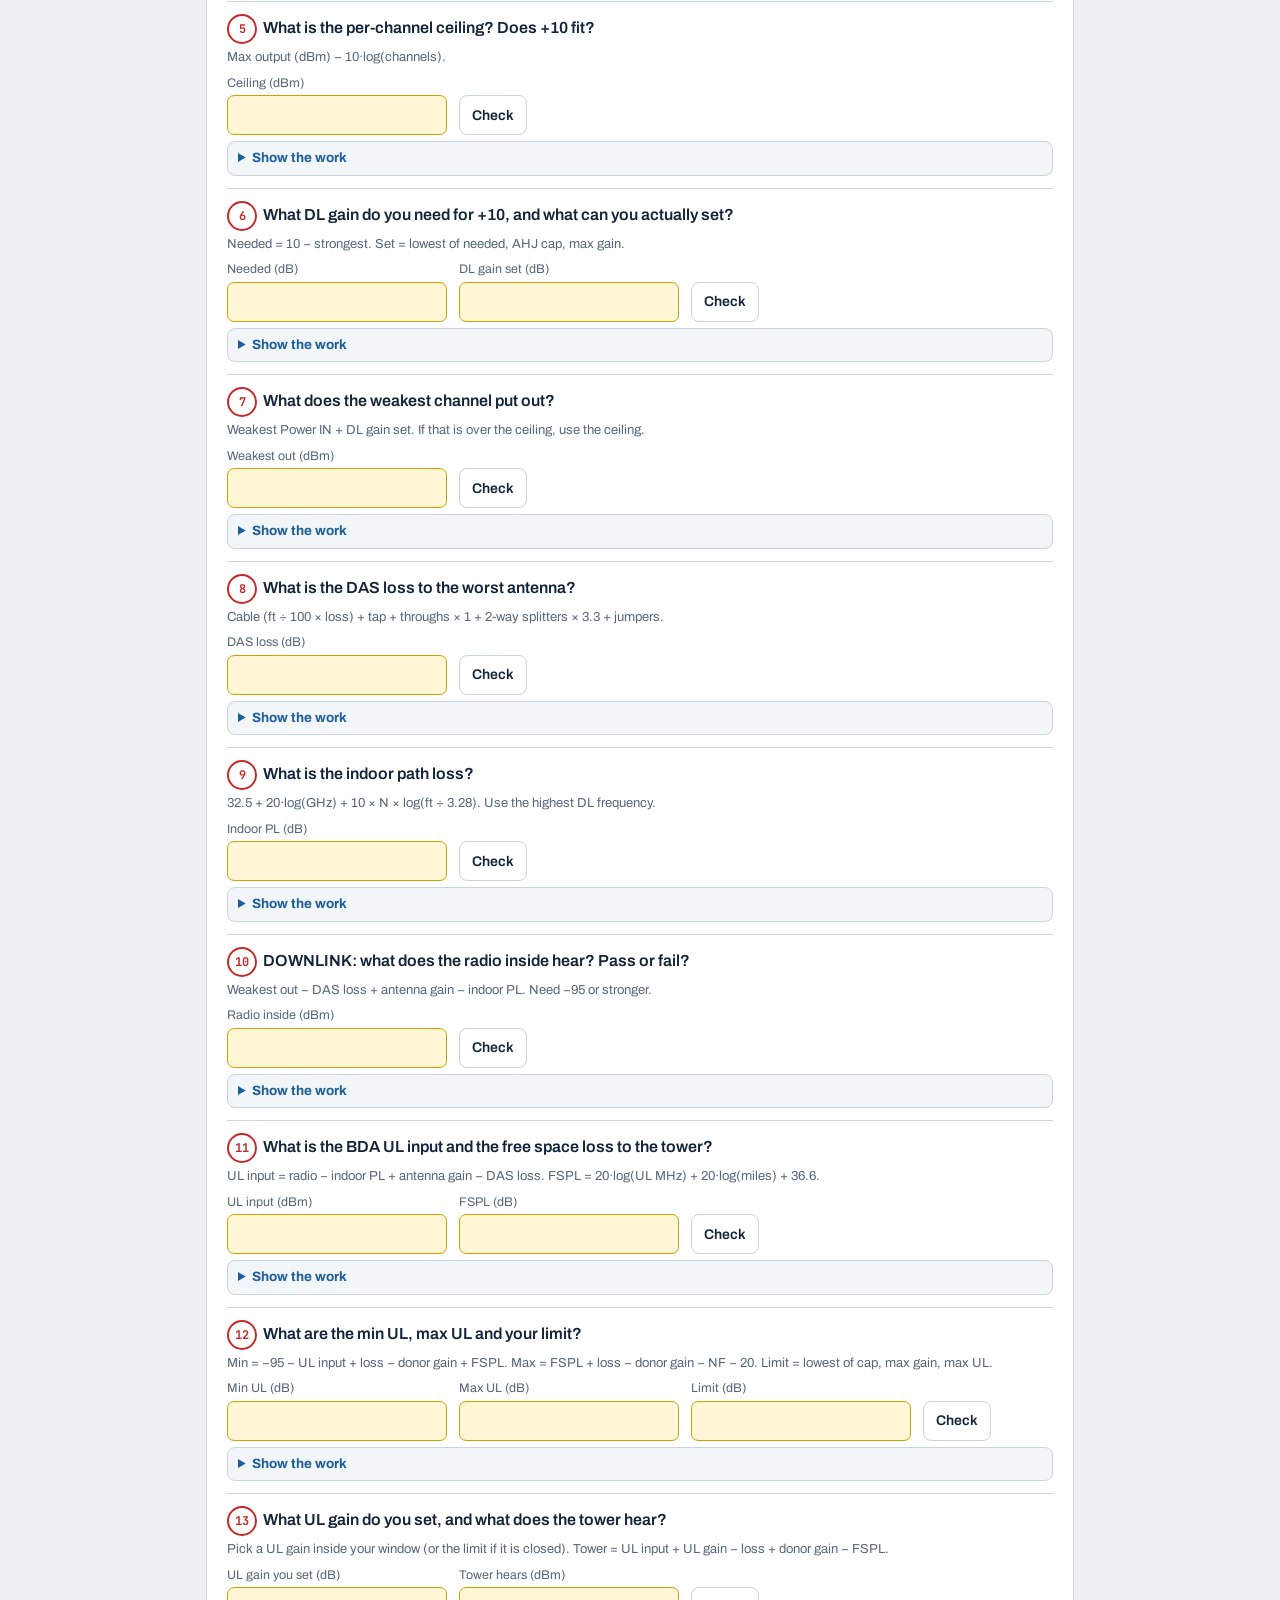
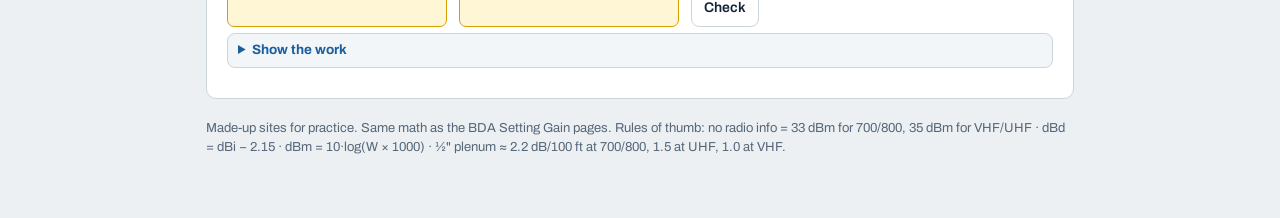
<file: practice/index.html>
<!doctype html>
<html lang="en">
<head>
<meta charset="utf-8">
<meta name="viewport" content="width=device-width, initial-scale=1, viewport-fit=cover">
<title>BDA Practice Sites</title>
<meta name="description" content="Practice BDA link budget math on a random site: isolation, DL and UL gain, coverage and signal at the tower.">
<link rel="preconnect" href="https://fonts.googleapis.com">
<link rel="preconnect" href="https://fonts.gstatic.com" crossorigin>
<link rel="stylesheet" href="https://fonts.googleapis.com/css2?family=IBM+Plex+Sans:wght@400;500;600;700&family=IBM+Plex+Mono:wght@500;600&display=swap">
<style>
:root{
  --bg:#f3f5f6; --card:#fff; --ink:#151b20; --muted:#5d6b75; --line:#d5dce0; --soft:#f6f8f9;
  --in-bg:#fff8e6; --in-line:#d9a520; --calc-bg:#eaf1fa; --calc:#1f5fa8; --accent:#cf5d16;
  --ok:#2e7a33; --ok-bg:#e9f5ea; --bad:#b3261e; --bad-bg:#fbecea;
  --sans:"IBM Plex Sans",system-ui,-apple-system,"Segoe UI",sans-serif; --mono:"IBM Plex Mono",ui-monospace,Menlo,monospace;
}
@media (prefers-color-scheme: dark){:root{
  --bg:#0f1418; --card:#171e24; --ink:#e6ecef; --muted:#9aa8b1; --line:#2a343b; --soft:#1b2329;
  --in-bg:#2a2412; --in-line:#c99a1e; --calc-bg:#182838; --calc:#7fb6f2; --accent:#f08a46;
  --ok:#79c77d; --ok-bg:#16291a; --bad:#f08a80; --bad-bg:#33191a; color-scheme:dark}}
*{box-sizing:border-box}
body{margin:0;background:var(--bg);color:var(--ink);font:15px/1.5 var(--sans)}
a{color:var(--calc)}
.wrap{max-width:900px;margin:0 auto;padding:18px max(16px,env(safe-area-inset-left,0px)) 60px}
.top{position:sticky;top:0;z-index:20;background:color-mix(in srgb,var(--bg) 92%,transparent);backdrop-filter:blur(8px);border-bottom:1px solid var(--line)}
.top .in{max-width:900px;margin:0 auto;padding:8px max(16px,env(safe-area-inset-left,0px));display:flex;align-items:center;gap:10px}
.top .home{font-weight:700;text-decoration:none;color:var(--ink);margin-right:auto;white-space:nowrap}
.bands{display:flex;gap:4px}
.bands a{font:600 13px var(--mono);text-decoration:none;color:var(--muted);border:1px solid var(--line);border-radius:7px;padding:5px 9px;background:var(--card)}
.bands a[aria-current="page"]{background:var(--ink);color:var(--card);border-color:var(--ink)}
.burger{flex:none;width:40px;height:40px;border:1px solid var(--line);border-radius:9px;background:var(--card);color:var(--ink);cursor:pointer;display:grid;place-items:center}
.burger i,.burger i::before,.burger i::after{display:block;width:17px;height:2px;background:currentColor;border-radius:2px;position:relative}
.burger i::before,.burger i::after{content:"";position:absolute;left:0}.burger i::before{top:-6px}.burger i::after{top:6px}
.menu{position:absolute;right:max(16px,env(safe-area-inset-right,0px));top:54px;width:min(300px,calc(100vw - 32px));background:var(--card);border:1px solid var(--line);border-radius:12px;padding:8px;box-shadow:0 10px 30px rgba(0,0,0,.18);display:none}
.menu.open{display:block}
.menu .lbl{font:500 11px var(--mono);letter-spacing:.12em;text-transform:uppercase;color:var(--muted);padding:8px 10px 4px}
.menu a{display:block;padding:9px 10px;border-radius:8px;text-decoration:none;color:var(--ink)}
.menu a:hover{background:var(--soft)} .menu a small{display:block;color:var(--muted);font-size:12.5px}
@media (max-width:560px){.bands{display:none}}
h1{font-size:clamp(26px,5vw,34px);line-height:1.1;margin:14px 0 4px}
.sub{color:var(--muted);margin:0 0 12px;max-width:68ch}
.tools{display:flex;gap:8px;flex-wrap:wrap;align-items:center;margin:0 0 14px}
.tools button,.tools select{font:600 14px var(--sans);min-height:38px;padding:6px 12px;border-radius:8px;border:1px solid var(--line);background:var(--card);color:var(--ink);cursor:pointer}
.tools button.main{background:var(--ink);color:var(--card);border-color:var(--ink)}
.score{margin-left:auto;font:600 14px var(--mono);color:var(--muted)}
.card{background:var(--card);border:1px solid var(--line);border-radius:12px;padding:14px 16px;margin-bottom:12px}
.card h2{font-size:18px;margin:0 0 8px}
.sitehead{display:flex;align-items:baseline;gap:10px;flex-wrap:wrap}
.sitehead .band{font:600 13px var(--mono);background:var(--accent);color:#fff;border-radius:6px;padding:2px 8px}
.givens{display:grid;grid-template-columns:repeat(auto-fit,minmax(250px,1fr));gap:12px}
.gv h3{font:600 11.5px var(--mono);letter-spacing:.08em;text-transform:uppercase;color:var(--muted);margin:0 0 4px}
.gv table{border-collapse:collapse;width:100%;font-size:14px}
.gv td{border-top:1px solid var(--line);padding:4px 6px}
.gv td:last-child{font:600 14px var(--mono);text-align:right;white-space:nowrap;width:1%}
.gv td small{color:var(--muted)}
.q{border-top:1px solid var(--line);padding:12px 0}
.q:first-child{border-top:0;padding-top:0}
.q .qt{font-weight:600;margin-bottom:4px}
.q .qt .n{display:inline-grid;place-items:center;min-width:26px;height:24px;border-radius:6px;background:var(--ink);color:var(--card);font:600 12px var(--mono);margin-right:6px}
.q .hint{font-size:13px;color:var(--muted);margin:0 0 6px}
.ans{display:flex;flex-wrap:wrap;gap:8px 12px;align-items:flex-end}
.ans .a{display:flex;flex-direction:column;gap:3px;flex:1 1 150px;max-width:220px}
.ans label{font-size:12.5px;color:var(--muted)}
.ans input{font:16px var(--mono);min-height:40px;width:100%;padding:6px 8px;border-radius:7px;border:1.5px solid var(--in-line);background:var(--in-bg);color:var(--ink)}
.ans input.right{border-color:var(--ok);background:var(--ok-bg)} .ans input.wrong{border-color:var(--bad);background:var(--bad-bg)}
.ans button{font:600 14px var(--sans);min-height:40px;padding:6px 12px;border-radius:8px;border:1px solid var(--line);background:var(--card);color:var(--ink);cursor:pointer}
.fb{font-size:13.5px;font-weight:600;margin-top:6px}
.fb.ok{color:var(--ok)} .fb.bad{color:var(--bad)}
details.work{margin-top:6px;border:1px solid var(--line);border-radius:8px;background:var(--soft)}
details.work summary{cursor:pointer;padding:6px 10px;font-size:13.5px;font-weight:600;color:var(--calc)}
details.work .b{padding:0 10px 8px;font:13.5px/1.6 var(--mono);white-space:pre-wrap}
.lesson{border-left:4px solid var(--accent);background:var(--soft);padding:8px 12px;border-radius:6px;margin-top:8px;display:none}
.lesson.show{display:block}
footer{font-size:13px;color:var(--muted);margin-top:20px}
:focus-visible{outline:2px solid var(--calc);outline-offset:2px}
</style>
<style id="look-refresh">
@import url('https://fonts.googleapis.com/css2?family=Archivo:wdth,wght@62..125,400..800&family=JetBrains+Mono:wght@500;600;700&display=swap');
/* ===== Look refresh: riser-drawing blueprint, fire-red callouts. Styling only, no content changes. ===== */
:root{
  --bg:#ECF0F2; --card:#FFFFFF; --paper:#FFFFFF; --ink:#13243A; --muted:#56677A; --line:#CBD5DC; --soft:#F3F6F8; --fixed-bg:#F1F4F6;
  --accent:#C62828; --signal:#C62828; --link:#1B5E9E; --calc:#1B5E9E; --ans:#1B5E9E; --calc-bg:#E8F0F9; --ans-bg:#E8F0F9;
  --in-bg:#FFF6D6; --in-line:#D4A000; --hook-bg:#EEF2F6;
  --ok:#23733A; --ok-bg:#E5F3E8; --bad:#B42318; --bad-bg:#FBEAE8; --warn:#8A5A00; --warn-bg:#FDF2D8;
  --gain:#23733A; --gain-bg:#EAF5EC; --loss:#B42318; --loss-bg:#FBEDEB;
  --grid:rgba(19,36,58,.045); --panel:#0E1E30;
  --sans:"Archivo",system-ui,-apple-system,"Segoe UI",sans-serif; --body:var(--sans); --display:var(--sans); --font-ui:var(--sans);
  --mono:"JetBrains Mono",ui-monospace,Menlo,monospace; --font-num:var(--mono);
}
@media (prefers-color-scheme: dark){:root:not([data-theme="light"]){
  --bg:#0D1823; --card:#132131; --paper:#132131; --ink:#E4EBF1; --muted:#93A4B4; --line:#24364A; --soft:#182A3C; --fixed-bg:#192B3D;
  --accent:#F0614F; --signal:#F0614F; --link:#79B4F2; --calc:#79B4F2; --ans:#79B4F2; --calc-bg:#16293F; --ans-bg:#16293F;
  --in-bg:#2A2410; --in-line:#CDA22B; --hook-bg:#172839;
  --ok:#76C98A; --ok-bg:#15291C; --bad:#F28B7F; --bad-bg:#33191A; --warn:#E6C26B; --warn-bg:#2E2510;
  --gain:#76C98A; --gain-bg:#16291C; --loss:#F28B7F; --loss-bg:#301B1B;
  --grid:rgba(140,180,220,.05); color-scheme:dark}}
:root[data-theme="dark"]{
  --bg:#0D1823; --card:#132131; --paper:#132131; --ink:#E4EBF1; --muted:#93A4B4; --line:#24364A; --soft:#182A3C; --fixed-bg:#192B3D;
  --accent:#F0614F; --signal:#F0614F; --link:#79B4F2; --calc:#79B4F2; --ans:#79B4F2; --calc-bg:#16293F; --ans-bg:#16293F;
  --in-bg:#2A2410; --in-line:#CDA22B; --hook-bg:#172839;
  --ok:#76C98A; --ok-bg:#15291C; --bad:#F28B7F; --bad-bg:#33191A; --warn:#E6C26B; --warn-bg:#2E2510;
  --gain:#76C98A; --gain-bg:#16291C; --loss:#F28B7F; --loss-bg:#301B1B; --grid:rgba(140,180,220,.05); color-scheme:dark}
body{background-color:var(--bg);
  background-image:linear-gradient(var(--grid) 1px,transparent 1px),linear-gradient(90deg,var(--grid) 1px,transparent 1px);
  background-size:24px 24px;background-attachment:fixed;-webkit-font-smoothing:antialiased;text-rendering:optimizeLegibility}
input,select,button{font-family:var(--sans)}
a{text-underline-offset:3px}
.burger{background:var(--card)}
.menu{border-radius:10px;box-shadow:0 18px 40px -12px rgba(13,24,35,.35)}
.menu .lbl{font:700 12px/1.3 var(--sans);letter-spacing:.01em;text-transform:none;color:var(--accent)}
.menu a{font-weight:600}
.menu a small{font-weight:400}
.menu a[aria-current="page"]{background:var(--soft);box-shadow:inset 3px 0 0 var(--accent)}
@media print{body{background-image:none}}

.top{background:color-mix(in srgb,var(--card) 90%,transparent)}
.top .home{font-weight:800;font-stretch:85%;font-size:16px}
.bands a{font:700 13px var(--sans);border-radius:6px;padding:6px 10px}
h1{font-weight:800;font-stretch:72%;font-size:clamp(34px,6.5vw,52px);line-height:.95;letter-spacing:-.015em;margin:22px 0 10px}
.sub{font-size:15.5px;line-height:1.6}
.tools button,.tools select{font-weight:600}
.tools button.main{background:var(--ink);border-color:var(--ink);color:var(--card)}
.score{font:700 15px var(--mono);color:var(--ink)}
.card{border-radius:10px;padding:18px 20px}
.card h2{font-size:21px;font-weight:800;font-stretch:85%}
.sitehead .band{font:700 13px var(--sans);background:var(--accent);border-radius:999px;padding:3px 11px}
.gv h3{font:700 13px var(--sans);letter-spacing:0;text-transform:none;color:var(--accent);margin-bottom:6px}
.q .qt{font-size:16px}
.q .qt .n{background:transparent;color:var(--accent);border:2px solid var(--accent);border-radius:999px;min-width:30px;height:30px;font:700 12px var(--mono)}
.ans button{font-weight:600}
details.work summary{font-weight:700}
.lesson{border-left-color:var(--accent);border-radius:4px 10px 10px 4px;padding:12px 16px}
</style>
</head>
<body>
<div class="top"><div class="in">
  <a class="home" href="../">← lehongphuc.net</a>
  <nav class="bands" aria-label="Bands"><a href="../700/">700</a><a href="../800/">800</a><a href="../uhf/">UHF</a><a href="../vhf/">VHF</a><a href="../700-800/">700/800</a><a href="../uhf-vhf/">UHF/VHF</a></nav>
  <button class="burger" id="burger" aria-label="Menu" aria-expanded="false" aria-controls="menu"><i></i></button>
  <nav class="menu" id="menu">
    <div class="lbl">BDA Setting Gain</div>
    <a href="../700/">700 MHz</a><a href="../800/">800 MHz</a><a href="../uhf/">UHF</a><a href="../vhf/">VHF</a><a href="../700-800/">700/800 together</a><a href="../uhf-vhf/">UHF/VHF together</a>
    <div class="lbl">Practice and tools</div>
    <a href="../anritsu/">Anritsu step by step<small>Sweep, donor, isolation, antenna check</small></a>
    <a href="../report/">Commissioning report<small>Turn a worksheet into the Word report</small></a>
    <a href="../practice/" aria-current="page">Practice sites<small>A random site every refresh</small></a>
    <a href="../calc/">Link Budget Calculator<small>Just the math</small></a>
    <a href="../">Home</a>
  </nav>
</div></div>

<div class="wrap">
  <h1>Practice sites</h1>
  <p class="sub">A different building every time you refresh (20 in all), or hit <b>Shuffle</b> to mix the numbers into a brand new site. Work it on paper the same way you would on site, type your answers, and check them. Round to one decimal; anything within about half a dB counts. All antenna gains are in dBd.</p>
  <div class="tools">
    <button class="main" id="new" type="button">New site</button>
    <button class="main" id="shuffle" type="button" style="background:var(--accent);border-color:var(--accent)">Shuffle (make a new one)</button>
    <select id="pick" aria-label="Pick a site"></select>
    <button id="checkall" type="button">Check all</button>
    <button id="showall" type="button">Show all answers</button>
    <span class="score" id="score"></span>
  </div>
  <div id="app"></div>
  <footer>Made-up sites for practice. Same math as the BDA Setting Gain pages. Rules of thumb: no radio info = 33 dBm for 700/800, 35 dBm for VHF/UHF · dBd = dBi − 2.15 · dBm = 10·log(W × 1000) · ½" plenum ≈ 2.2 dB/100 ft at 700/800, 1.5 at UHF, 1.0 at VHF.</footer>
</div>

<script>
const SITES = [{"id":1,"title":"Open warehouse on 700","band":"700","N":2.8,"mi":6.9,"cap":null,"inj":10,"readA":-87.8,"readB":-86.4,"gd":8,"gdu":"dBd","cft":80,"cl":2.2,"pad":0,"chans":[{"f":773.11875,"p":-59.1,"cc":"N"},{"f":771.60625,"p":-61.6,"cc":"N"},{"f":771.14375,"p":-57.1,"cc":"N"},{"f":770.31875,"p":-54.6,"cc":"Y"}],"pmax":37,"das":{"dft":350,"dl":2.2,"taps":10,"th":2,"sp":1,"jmp":1},"gs":0,"dr":40,"radio":null,"nf":5,"pmaxu":"dBm","radiou":"dBm"},{"id":2,"title":"Distribution center on 800","band":"800","N":2.8,"mi":6.6,"cap":null,"inj":10,"readA":-95.9,"readB":-93.3,"gd":11,"gdu":"dBd","cft":120,"cl":2.2,"pad":6,"chans":[{"f":853.9125,"p":-53.5,"cc":"N"},{"f":851.1375,"p":-52.7,"cc":"Y"},{"f":857.8875,"p":-58.8,"cc":"N"},{"f":855.4625,"p":-55.8,"cc":"N"},{"f":853.3125,"p":-60.2,"cc":"N"},{"f":857.1625,"p":-55.3,"cc":"N"}],"pmax":37,"das":{"dft":200,"dl":2.2,"taps":6,"th":5,"sp":2,"jmp":1},"gs":-2,"dr":40,"radio":null,"nf":6,"pmaxu":"dBm","radiou":"dBm"},{"id":3,"title":"Parking garage on 700","band":"700","N":3.1,"mi":3.8,"cap":65,"inj":0,"readA":-94,"readB":-92.4,"gd":12,"gdu":"dBd","cft":120,"cl":2.2,"pad":0,"chans":[{"f":773.01875,"p":-56.5,"cc":"N"},{"f":773.80625,"p":-57.1,"cc":"N"},{"f":771.04375,"p":-56.8,"cc":"N"},{"f":773.36875,"p":-54.9,"cc":"N"},{"f":774.94375,"p":-60.8,"cc":"N"},{"f":770.84375,"p":-53.2,"cc":"Y"}],"pmax":37,"das":{"dft":400,"dl":2.2,"taps":15,"th":4,"sp":1,"jmp":1},"gs":0,"dr":35,"radio":3,"nf":7,"pmaxu":"dBm","radiou":"W"},{"id":4,"title":"Shopping mall on 800","band":"800","N":3.1,"mi":8.8,"cap":65,"inj":0,"readA":-97.5,"readB":-94.5,"gd":11,"gdu":"dBd","cft":150,"cl":2.2,"pad":0,"chans":[{"f":858.9625,"p":-54.6,"cc":"N"},{"f":851.975,"p":-54.4,"cc":"Y"},{"f":859.5625,"p":-58.7,"cc":"N"},{"f":853.0625,"p":-55.1,"cc":"N"},{"f":858.4625,"p":-56.9,"cc":"N"}],"pmax":2,"das":{"dft":200,"dl":2.2,"taps":10,"th":1,"sp":2,"jmp":1},"gs":0,"dr":30,"radio":5,"nf":7,"pmaxu":"W","radiou":"W"},{"id":5,"title":"Grocery store on UHF","band":"UHF","N":3.1,"mi":7,"cap":null,"inj":10,"readA":-91,"readB":-88.4,"gd":12,"gdu":"dBi","cft":120,"cl":1.5,"pad":10,"chans":[{"f":463.6125,"p":-61.6,"cc":"N"},{"f":458.3125,"p":-62,"cc":"N"},{"f":453.4875,"p":-55.8,"cc":"N"}],"pmax":5,"das":{"dft":500,"dl":1.5,"taps":15,"th":4,"sp":2,"jmp":1},"gs":0,"dr":40,"radio":null,"nf":7,"pmaxu":"W","radiou":"dBm"},{"id":6,"title":"Office tower on 700","band":"700","N":3.4,"mi":7.5,"cap":null,"inj":0,"readA":-104,"readB":-100.6,"gd":11,"gdu":"dBd","cft":150,"cl":2.2,"pad":6,"chans":[{"f":769.86875,"p":-54.6,"cc":"Y"},{"f":771.09375,"p":-56,"cc":"N"},{"f":774.60625,"p":-57.7,"cc":"N"},{"f":771.15625,"p":-54.8,"cc":"N"},{"f":771.66875,"p":-55.2,"cc":"N"},{"f":772.04375,"p":-59.9,"cc":"N"}],"pmax":37,"das":{"dft":350,"dl":2.2,"taps":10,"th":1,"sp":2,"jmp":1},"gs":-2,"dr":25,"radio":3,"nf":5,"pmaxu":"dBm","radiou":"W"},{"id":7,"title":"Hotel on 800","band":"800","N":3.4,"mi":2.1,"cap":65,"inj":10,"readA":-87,"readB":-86.7,"gd":10,"gdu":"dBd","cft":120,"cl":2.2,"pad":6,"chans":[{"f":855.8625,"p":-69,"cc":"N"},{"f":852.15,"p":-66.9,"cc":"N"},{"f":851.075,"p":-61.2,"cc":"Y"},{"f":855.675,"p":-62.2,"cc":"N"}],"pmax":2,"das":{"dft":200,"dl":2.2,"taps":10,"th":4,"sp":1,"jmp":1},"gs":0,"dr":35,"radio":null,"nf":5,"pmaxu":"W","radiou":"dBm"},{"id":8,"title":"Apartment building on VHF","band":"VHF","N":3.4,"mi":6.4,"cap":70,"inj":10,"readA":-92.8,"readB":-90.5,"gd":12,"gdu":"dBi","cft":180,"cl":1,"pad":10,"chans":[{"f":171.2875,"p":-56.9,"cc":"N"},{"f":166.665,"p":-55.8,"cc":"N"}],"pmax":5,"das":{"dft":250,"dl":1,"taps":15,"th":5,"sp":2,"jmp":1},"gs":0,"dr":50,"radio":null,"nf":5,"pmaxu":"W","radiou":"dBm"},{"id":9,"title":"Medical office on 700","band":"700","N":3.4,"mi":4.4,"cap":65,"inj":0,"readA":-100.8,"readB":-99.7,"gd":10,"gdu":"dBd","cft":80,"cl":2.2,"pad":0,"chans":[{"f":769.69375,"p":-52.7,"cc":"Y"},{"f":771.79375,"p":-53.3,"cc":"N"},{"f":771.60625,"p":-55.1,"cc":"N"},{"f":770.41875,"p":-59.6,"cc":"N"}],"pmax":2,"das":{"dft":500,"dl":2.2,"taps":6,"th":2,"sp":2,"jmp":1},"gs":0,"dr":25,"radio":5,"nf":5,"pmaxu":"W","radiou":"W"},{"id":10,"title":"Hospital on 800","band":"800","N":3.7,"mi":5,"cap":65,"inj":0,"readA":-91,"readB":-88.8,"gd":8,"gdu":"dBd","cft":150,"cl":2.2,"pad":0,"chans":[{"f":854.25,"p":-63.8,"cc":"N"},{"f":853.725,"p":-65.4,"cc":"N"},{"f":855.675,"p":-65.7,"cc":"N"},{"f":853.575,"p":-62.7,"cc":"Y"}],"pmax":5,"das":{"dft":500,"dl":2.2,"taps":10,"th":5,"sp":0,"jmp":1},"gs":0,"dr":25,"radio":null,"nf":6,"pmaxu":"W","radiou":"dBm"},{"id":11,"title":"High school on UHF","band":"UHF","N":3.7,"mi":3.7,"cap":null,"inj":0,"readA":-103.7,"readB":-101.5,"gd":12,"gdu":"dBi","cft":150,"cl":1.5,"pad":10,"chans":[{"f":466.9375,"p":-75.6,"cc":"N"},{"f":455.8875,"p":-70.5,"cc":"N"}],"pmax":2,"das":{"dft":500,"dl":1.5,"taps":15,"th":5,"sp":2,"jmp":1},"gs":0,"dr":25,"radio":null,"nf":5,"pmaxu":"W","radiou":"dBm"},{"id":12,"title":"University library on 700","band":"700","N":3.7,"mi":2,"cap":70,"inj":10,"readA":-94.4,"readB":-92.6,"gd":11,"gdu":"dBi","cft":100,"cl":2.2,"pad":0,"chans":[{"f":770.50625,"p":-68.7,"cc":"N"},{"f":773.30625,"p":-65.2,"cc":"N"},{"f":769.58125,"p":-64,"cc":"Y"},{"f":774.36875,"p":-69.8,"cc":"N"},{"f":770.71875,"p":-67.5,"cc":"N"},{"f":769.95625,"p":-67.7,"cc":"N"},{"f":774.25625,"p":-65,"cc":"N"},{"f":770.13125,"p":-68.1,"cc":"N"},{"f":773.06875,"p":-67.4,"cc":"N"},{"f":771.58125,"p":-64.4,"cc":"N"},{"f":770.06875,"p":-67.6,"cc":"N"},{"f":773.04375,"p":-69.1,"cc":"N"},{"f":772.35625,"p":-68.2,"cc":"N"},{"f":770.86875,"p":-71.9,"cc":"N"},{"f":771.41875,"p":-68.9,"cc":"N"},{"f":774.31875,"p":-64.4,"cc":"N"},{"f":770.95625,"p":-64.3,"cc":"N"},{"f":772.99375,"p":-68.3,"cc":"N"},{"f":770.51875,"p":-67.7,"cc":"N"},{"f":769.75625,"p":-72,"cc":"N"},{"f":773.51875,"p":-65.2,"cc":"N"},{"f":774.16875,"p":-70.3,"cc":"N"},{"f":771.28125,"p":-65.8,"cc":"N"},{"f":773.46875,"p":-64.1,"cc":"N"}],"pmax":0.1,"das":{"dft":300,"dl":2.2,"taps":10,"th":5,"sp":1,"jmp":1},"gs":0,"dr":30,"radio":null,"nf":7,"pmaxu":"W","radiou":"dBm"},{"id":13,"title":"County jail on 800","band":"800","N":4,"mi":2.5,"cap":70,"inj":10,"readA":-90.2,"readB":-89.7,"gd":11,"gdu":"dBd","cft":80,"cl":2.2,"pad":3,"chans":[{"f":854,"p":-58.4,"cc":"N"},{"f":853.625,"p":-51.6,"cc":"N"},{"f":852.45,"p":-50.6,"cc":"Y"},{"f":855.5625,"p":-52.1,"cc":"N"},{"f":854.825,"p":-55.5,"cc":"N"},{"f":855.825,"p":-50.7,"cc":"N"},{"f":860.7375,"p":-55.9,"cc":"N"},{"f":860.975,"p":-57.8,"cc":"N"}],"pmax":33,"das":{"dft":200,"dl":2.2,"taps":15,"th":3,"sp":1,"jmp":1},"gs":0,"dr":40,"radio":null,"nf":5,"pmaxu":"dBm","radiou":"dBm"},{"id":14,"title":"Courthouse on VHF","band":"VHF","N":3.7,"mi":2.6,"cap":70,"inj":0,"readA":-105.5,"readB":-102.6,"gd":12,"gdu":"dBd","cft":60,"cl":1,"pad":0,"chans":[{"f":162.1125,"p":-58,"cc":"N"},{"f":167.075,"p":-65.8,"cc":"N"}],"pmax":2,"das":{"dft":500,"dl":1,"taps":15,"th":4,"sp":0,"jmp":1},"gs":-2,"dr":50,"radio":null,"nf":5,"pmaxu":"W","radiou":"dBm"},{"id":15,"title":"Data center on 700","band":"700","N":3.7,"mi":2.6,"cap":65,"inj":0,"readA":-80.2,"readB":-77.6,"gd":10,"gdu":"dBi","cft":120,"cl":2.2,"pad":0,"chans":[{"f":770.21875,"p":-53,"cc":"Y"},{"f":771.35625,"p":-53.1,"cc":"N"},{"f":773.85625,"p":-58.1,"cc":"N"},{"f":771.66875,"p":-53.1,"cc":"N"},{"f":771.80625,"p":-59.3,"cc":"N"}],"pmax":5,"das":{"dft":500,"dl":2.2,"taps":6,"th":2,"sp":1,"jmp":1},"gs":0,"dr":25,"radio":null,"nf":5,"pmaxu":"W","radiou":"dBm"},{"id":16,"title":"Casino on 800","band":"800","N":3.4,"mi":2.5,"cap":null,"inj":0,"readA":-105.8,"readB":-102.1,"gd":6,"gdu":"dBi","cft":120,"cl":2.2,"pad":0,"chans":[{"f":851.5375,"p":-54.2,"cc":"Y"},{"f":859.9,"p":-59.4,"cc":"N"},{"f":857.3625,"p":-62.1,"cc":"N"},{"f":858.775,"p":-55.4,"cc":"N"},{"f":855.075,"p":-62,"cc":"N"}],"pmax":37,"das":{"dft":350,"dl":2.2,"taps":6,"th":5,"sp":1,"jmp":1},"gs":0,"dr":50,"radio":5,"nf":5,"pmaxu":"dBm","radiou":"W"},{"id":17,"title":"Stadium concourse on UHF","band":"UHF","N":2.8,"mi":5.3,"cap":70,"inj":10,"readA":-92.3,"readB":-91.5,"gd":10,"gdu":"dBi","cft":180,"cl":1.5,"pad":0,"chans":[{"f":465.45,"p":-60.8,"cc":"N"},{"f":462.9125,"p":-61,"cc":"N"},{"f":457.05,"p":-60.9,"cc":"N"},{"f":456.875,"p":-57.6,"cc":"N"}],"pmax":33,"das":{"dft":500,"dl":1.5,"taps":15,"th":5,"sp":2,"jmp":1},"gs":0,"dr":30,"radio":null,"nf":5,"pmaxu":"dBm","radiou":"dBm"},{"id":18,"title":"Senior living on 700","band":"700","N":3.4,"mi":3.8,"cap":65,"inj":0,"readA":-94.4,"readB":-92.8,"gd":6,"gdu":"dBd","cft":60,"cl":2.2,"pad":6,"chans":[{"f":774.41875,"p":-62.7,"cc":"N"},{"f":769.56875,"p":-59.9,"cc":"Y"},{"f":770.65625,"p":-66.4,"cc":"N"},{"f":773.10625,"p":-60.9,"cc":"N"},{"f":774.30625,"p":-62.2,"cc":"N"}],"pmax":33,"das":{"dft":300,"dl":2.2,"taps":10,"th":5,"sp":1,"jmp":1},"gs":0,"dr":35,"radio":null,"nf":6,"pmaxu":"dBm","radiou":"dBm"},{"id":19,"title":"Self storage on 800","band":"800","N":3.1,"mi":5.1,"cap":null,"inj":0,"readA":-98.5,"readB":-98,"gd":10,"gdu":"dBd","cft":60,"cl":2.2,"pad":0,"chans":[{"f":855.4,"p":-67.1,"cc":"N"},{"f":851.25,"p":-64.1,"cc":"Y"},{"f":859.7625,"p":-66.4,"cc":"N"}],"pmax":2,"das":{"dft":400,"dl":2.2,"taps":15,"th":5,"sp":0,"jmp":1},"gs":0,"dr":40,"radio":3,"nf":6,"pmaxu":"W","radiou":"W"},{"id":20,"title":"Police HQ on VHF","band":"VHF","N":4,"mi":2.4,"cap":65,"inj":10,"readA":-87.9,"readB":-85.9,"gd":9,"gdu":"dBd","cft":120,"cl":1,"pad":0,"chans":[{"f":167.145,"p":-55,"cc":"N"},{"f":157.4875,"p":-52.5,"cc":"N"}],"pmax":2,"das":{"dft":200,"dl":1,"taps":10,"th":4,"sp":2,"jmp":1},"gs":-2,"dr":50,"radio":null,"nf":6,"pmaxu":"W","radiou":"dBm"}];
const BANDS = {'700':{fmid:772,uloff:30,radio:33,dl:'769–775 MHz',ul:'UL = DL + 30'},'800':{fmid:856,uloff:-45,radio:33,dl:'851–861 MHz',ul:'UL = DL − 45'},'UHF':{fmid:460,uloff:0,radio:35,dl:'450–470 MHz',ul:'UL = same as DL here'},'VHF':{fmid:160,uloff:0,radio:35,dl:'150–174 MHz',ul:'UL = same as DL here'}};
const L=Math.log10; const isN=x=>typeof x==='number'&&isFinite(x);
const lowest=a=>{a=a.filter(isN);return a.length?Math.min(...a):null};
const num=v=>{if(v===''||v===null||v===undefined)return null;const n=Number(String(v).replace(/[−–]/g,'-'));return isFinite(n)?n:null};
/*CALC-START*/
function calc(s,chans,ants,band){
  const v=k=>num(s[k]); const o={};
  const ra=v('readA'), rb=v('readB'), inj=isN(v('inj'))?v('inj'):null;
  const reads=[ra,rb].filter(isN);
  o.readW=reads.length?Math.max(...reads):null;
  o.iso=(isN(inj)&&isN(o.readW))?inj-o.readW:null; o.mg=isN(o.iso)?o.iso-20:null;
  o.cap=v('cap');
  o.gd=v('gd');
  o.loss=(isN(v('cft'))&&isN(v('cl')))?v('cft')*v('cl')/100+(v('pad')||0):null;
  const fs=chans.map(c=>num(c.f)).filter(isN), ps=chans.map(c=>num(c.p)).filter(isN);
  o.nch=fs.length; o.strong=ps.length?Math.max(...ps):null; o.weak=ps.length?Math.min(...ps):null;
  o.fdl=fs.length?Math.max(...fs):band.fmid;
  o.tp=(isN(v('tpA'))&&isN(v('tpG')))?v('tpA')-(v('tpLoss')||0)-v('tpG'):null;
  o.pmax=isN(v('pmax'))?(s.pmaxu==='W'?10*L(v('pmax')*1000):v('pmax')):null;
  o.tlog=o.nch>0?10*L(o.nch):null;
  o.ceil=(isN(o.pmax)&&isN(o.tlog))?o.pmax-o.tlog:null;
  o.tgt=isN(v('tgt'))?v('tgt'):10;
  o.need=isN(o.strong)?o.tgt-o.strong:null;
  o.dlsug=isN(o.need)?lowest([o.need,o.cap,o.mg]):null;
  o.dlset=isN(v('dlset'))?v('dlset'):o.dlsug;
  o.strongOut=(isN(o.strong)&&isN(o.dlset))?o.strong+o.dlset:null;
  o.weakOut=(isN(o.weak)&&isN(o.dlset))?(isN(o.ceil)?Math.min(o.weak+o.dlset,o.ceil):o.weak+o.dlset):null;
  o.dasq=(isN(v('dft'))&&isN(v('dl')))?v('dft')/100*v('dl')+(v('taps')||0)+(v('th')||0)*1+(v('sp')||0)*3.3+(v('jmp')||0):null;
  o.das=isN(v('dasOv'))?v('dasOv'):o.dasq;
  o.gs=v('gs'); o.N=v('N'); o.dr=v('dr');
  o.ghz=20*L(o.fdl/1000);
  o.wall=(isN(o.N)&&isN(o.dr)&&o.dr>0)?10*o.N*L(o.dr/3.28):null;
  o.pl=isN(o.wall)?32.5+o.ghz+o.wall:null;
  o.rx=(isN(o.weakOut)&&isN(o.das)&&isN(o.gs)&&isN(o.pl))?o.weakOut-o.das+o.gs-o.pl:null;
  o.radio=isN(v('radio'))?(s.radiou==='W'?10*L(v('radio')*1000):v('radio')):band.radio;
  o.ulin=(isN(o.pl)&&isN(o.gs)&&isN(o.das))?o.radio-o.pl+o.gs-o.das:null;
  o.ulf=isN(v('ulf'))?v('ulf'):(o.fdl+band.uloff);
  o.mhz=20*L(o.ulf); o.mi=v('mi'); o.milog=(isN(o.mi)&&o.mi>0)?20*L(o.mi):null;
  o.fspl=isN(o.milog)?o.mhz+o.milog+36.6:null;
  const okUL=isN(o.ulin)&&isN(o.loss)&&isN(o.gd)&&isN(o.fspl);
  o.mn=okUL?-95-o.ulin+o.loss-o.gd+o.fspl:null;
  o.nf=v('nf');
  o.mx=(isN(o.fspl)&&isN(o.loss)&&isN(o.gd)&&isN(o.nf))?o.fspl+o.loss-o.gd-o.nf-20:null;
  o.lim=isN(o.mx)?lowest([o.cap,o.mg,o.mx]):null;
  if(isN(o.lim)&&isN(o.mn)){let X=Math.min(o.lim,o.mx-3); if(X<o.mn) X=o.lim; if(Math.floor(X)>=o.mn) X=Math.floor(X); o.ulsug=X;} else o.ulsug=null;
  o.ulset=isN(v('ulset'))?v('ulset'):o.ulsug;
  o.tower=(okUL&&isN(o.ulset))?o.ulin+o.ulset-o.loss+o.gd-o.fspl:null;
  o.nzm=(isN(o.mx)&&isN(o.ulset))?o.mx-o.ulset:null;
  o.gchk=(isN(v('gOut'))&&isN(v('gIn')))?v('gOut')-v('gIn'):null;
  return o;
}
/*CALC-END*/
const f1=x=>isN(x)?(Math.round(x*10)/10).toFixed(1).replace('-','−'):'—';
const p=x=>isN(x)&&x<0?'('+f1(x)+')':f1(x);
const $=id=>document.getElementById(id);
let cur, X, O, score={};

function inputsFor(x){const gd=x.gdu==='dBi'?x.gd-2.15:x.gd;
  return {inj:x.inj,readA:x.readA,readB:x.readB,cap:x.cap,gd,cft:x.cft,cl:x.cl,pad:x.pad,pmax:x.pmax,pmaxu:x.pmaxu,tgt:10,dft:x.das.dft,dl:x.das.dl,taps:x.das.taps,th:x.das.th,sp:x.das.sp,jmp:x.das.jmp,gs:x.gs,N:x.N,dr:x.dr,radio:x.radio,radiou:x.radiou,nf:x.nf,mi:x.mi}}
function bldg(N){return {2.8:'open warehouse type',3.1:'garage / mall type',3.4:'office / hotel type',3.7:'hospital / school type',4.0:'prison / heavy concrete'}[N]||''}

function questions(x,o){
  const B=BANDS[x.band], Q=[];
  const pmaxTxt=x.pmaxu==='W'?`${x.pmax} W → 10·log(${x.pmax} × 1000) = ${f1(o.pmax)} dBm`:`${x.pmax} dBm`;
  const radioTxt=x.radio?`${x.radio} W → 10·log(${x.radio*1000}) = ${f1(o.radio)} dBm`:`not given → use ${B.radio} dBm`;
  Q.push({t:'What is the isolation, and the max gain it allows?',h:'Isolation = injected − the worse read (closer to 0). Max gain = isolation − 20.',
    a:[['Isolation (dB)',o.iso],['Max gain (dB)',o.mg]],
    w:`Worse read = ${f1(o.readW)} (closer to 0)\nIsolation = ${f1(x.inj)} − ${p(o.readW)} = ${f1(o.iso)} dB\nMax gain = ${f1(o.iso)} − 20 = ${f1(o.mg)} dB`});
  Q.push({t:'What is the donor gain in dBd?',h:'dBd = dBi − 2.15. If it already says dBd, use it as is.',a:[['Donor gain (dBd)',o.gd]],
    w:x.gdu==='dBi'?`${x.gd} dBi − 2.15 = ${f1(o.gd)} dBd`:`Label already says ${x.gd} dBd. Use ${f1(o.gd)}.`});
  Q.push({t:'What is the donor-side loss?',h:'ft × loss ÷ 100 + pad / filter.',a:[['Loss (dB)',o.loss]],
    w:`${x.cft} × ${x.cl} ÷ 100 = ${f1(x.cft*x.cl/100)}\n+ pad / filter ${x.pad}\n= ${f1(o.loss)} dB`});
  Q.push({t:'Which Power IN readings are the strongest and the weakest?',h:'Strongest = closest to 0. Weakest = most negative.',a:[['Strongest (dBm)',o.strong],['Weakest (dBm)',o.weak]],
    w:`Readings: ${x.chans.map(c=>f1(c.p)).join(', ')}\nStrongest = ${f1(o.strong)} (sets DL gain)\nWeakest = ${f1(o.weak)} (checks coverage)`});
  Q.push({t:'What is the per-channel ceiling? Does +10 fit?',h:'Max output (dBm) − 10·log(channels).',a:[['Ceiling (dBm)',o.ceil]],
    w:`Max output: ${pmaxTxt}\n10·log(${o.nch}) = ${f1(o.tlog)}\nCeiling = ${f1(o.pmax)} − ${f1(o.tlog)} = ${f1(o.ceil)} dBm\n${o.ceil>=10?'+10 fits.':'Under +10: every channel tops out at '+f1(o.ceil)+'.'}`});
  Q.push({t:'What DL gain do you need for +10, and what can you actually set?',h:'Needed = 10 − strongest. Set = lowest of needed, AHJ cap, max gain.',a:[['Needed (dB)',o.need],['DL gain set (dB)',o.dlset]],
    w:`Needed = 10 − ${p(o.strong)} = ${f1(o.need)}\nLowest of: needed ${f1(o.need)}, cap ${x.cap==null?'none':x.cap}, max gain ${f1(o.mg)}\nSet = ${f1(o.dlset)} dB`});
  Q.push({t:'What does the weakest channel put out?',h:'Weakest Power IN + DL gain set. If that is over the ceiling, use the ceiling.',a:[['Weakest out (dBm)',o.weakOut]],
    w:`${p(o.weak)} + ${f1(o.dlset)} = ${f1(o.weak+o.dlset)}${o.weak+o.dlset>o.ceil?`\nOver the ${f1(o.ceil)} ceiling, so use ${f1(o.ceil)}`:''}\n= ${f1(o.weakOut)} dBm`});
  Q.push({t:'What is the DAS loss to the worst antenna?',h:'Cable (ft ÷ 100 × loss) + tap + throughs × 1 + 2-way splitters × 3.3 + jumpers.',a:[['DAS loss (dB)',o.das]],
    w:`Cable ${x.das.dft} ÷ 100 × ${x.das.dl} = ${f1(x.das.dft/100*x.das.dl)}\n+ tap ${x.das.taps}\n+ throughs ${x.das.th} × 1 = ${x.das.th}\n+ splitters ${x.das.sp} × 3.3 = ${f1(x.das.sp*3.3)}\n+ jumpers ${x.das.jmp}\n= ${f1(o.das)} dB`});
  Q.push({t:'What is the indoor path loss?',h:'32.5 + 20·log(GHz) + 10 × N × log(ft ÷ 3.28). Use the highest DL frequency.',a:[['Indoor PL (dB)',o.pl]],
    w:`Highest DL = ${o.fdl} MHz = ${(o.fdl/1000).toFixed(5).replace(/0+$/,'')} GHz\n20·log(${(o.fdl/1000).toFixed(4)}) = ${f1(o.ghz)}\n10 × ${x.N} × log(${x.dr} ÷ 3.28) = ${f1(o.wall)}\n32.5 + ${p(o.ghz)} + ${f1(o.wall)} = ${f1(o.pl)} dB`});
  Q.push({t:'DOWNLINK: what does the radio inside hear? Pass or fail?',h:'Weakest out − DAS loss + antenna gain − indoor PL. Need −95 or stronger.',a:[['Radio inside (dBm)',o.rx]],
    w:`${p(o.weakOut)} − ${f1(o.das)} + ${p(o.gs)} − ${f1(o.pl)} = ${f1(o.rx)} dBm\n${o.rx>=-95?'PASS by '+f1(o.rx+95):'FAIL by '+f1(-95-o.rx)} dB`});
  Q.push({t:'What is the BDA UL input and the free space loss to the tower?',h:'UL input = radio − indoor PL + antenna gain − DAS loss. FSPL = 20·log(UL MHz) + 20·log(miles) + 36.6.',a:[['UL input (dBm)',o.ulin],['FSPL (dB)',o.fspl]],
    w:`Radio: ${radioTxt}\nUL input = ${f1(o.radio)} − ${f1(o.pl)} + ${p(o.gs)} − ${f1(o.das)} = ${f1(o.ulin)} dBm\nUL freq = ${f1(o.ulf).replace(/\.0$/,'')} MHz (${B.ul})\nFSPL = ${f1(o.mhz)} + 20·log(${x.mi}) ${f1(o.milog)} + 36.6 = ${f1(o.fspl)} dB`});
  Q.push({t:'What are the min UL, max UL and your limit?',h:'Min = −95 − UL input + loss − donor gain + FSPL. Max = FSPL + loss − donor gain − NF − 20. Limit = lowest of cap, max gain, max UL.',a:[['Min UL (dB)',o.mn],['Max UL (dB)',o.mx],['Limit (dB)',o.lim]],
    w:`Min = −95 − ${p(o.ulin)} + ${f1(o.loss)} − ${f1(o.gd)} + ${f1(o.fspl)} = ${f1(o.mn)}\nMax = ${f1(o.fspl)} + ${f1(o.loss)} − ${f1(o.gd)} − ${x.nf} − 20 = ${f1(o.mx)}\nLimit = lowest of cap ${x.cap==null?'none':x.cap}, max gain ${f1(o.mg)}, max UL ${f1(o.mx)} = ${f1(o.lim)}\n${o.lim>=o.mn?'Window: '+f1(o.mn)+' to '+f1(o.lim):'Window CLOSED: you need '+f1(o.mn)+' but can only set '+f1(o.lim)}`});
  Q.push({t:'What UL gain do you set, and what does the tower hear?',h:'Pick a UL gain inside your window (or the limit if it is closed). Tower = UL input + UL gain − loss + donor gain − FSPL.',ul:true,
    a:[['UL gain you set (dB)',null],['Tower hears (dBm)',null]],w:''});
  return Q;
}
function lessonFor(o,x){
  const open=o.lim>=o.mn, P=o.rx>=-95, T=isN(o.tower)?o.tower>=-95:null, L=[];
  const limBy=o.lim===o.cap?'the AHJ cap':o.lim===o.mg?'isolation (max gain)':'the noise limit at the tower';
  if(o.ceil<10) L.push(`Lots of channels on a small BDA: the ceiling (${f1(o.ceil)}) is under +10, so the ceiling is the real output.`);
  if(isN(o.need)&&o.dlset<o.need-0.05) L.push(`The DL wanted ${f1(o.need)} dB but ${o.dlset===o.cap?'the AHJ cap':'isolation'} held it to ${f1(o.dlset)}. ${P?'Coverage still passes, so that is fine.':''}`);
  if(!P) L.push(`Downlink fails inside by ${f1(-95-o.rx)} dB. That is a DAS problem: too much loss or the weak spot is too far from an antenna. More antennas, not more gain.`);
  if(!open) L.push(`The UL window is closed: the tower needs ${f1(o.mn)} dB but ${limBy} only allows ${f1(o.lim)}. Cut DAS loss or improve the donor / isolation. Never go over the limit to fix it.`);
  if(open&&o.lim===o.mx) L.push(`The noise limit (${f1(o.mx)}) is the tightest limit on UL here, usually a close tower or a big donor.`);
  if(!L.length) L.push('A normal site. Everything lines up and both directions pass.');
  return L.join(' ');
}

function givens(x,o){const B=BANDS[x.band];const row=(a,b)=>`<tr><td>${a}</td><td>${b}</td></tr>`;
  const ch=x.chans.map(c=>row(`${c.f} MHz${c.cc==='Y'?' (control)':''}`,`${f1(c.p)} dBm`)).join('');
  return `<div class="givens">
  <div class="gv"><h3>Tower and donor</h3><table>${row('DL band',B.dl)}${row('Miles to tower',x.mi)}${row('Donor antenna',`${x.gd} ${x.gdu}`)}${row('Donor cable',x.cft+' ft')}${row('Cable loss',x.cl+' dB / 100 ft')}${row('Pad / filter',x.pad+' dB')}</table></div>
  <div class="gv"><h3>Isolation test (RF off)</h3><table>${row('Injected',(x.inj>0?'+':'')+x.inj+' dBm')}${row('Read A (downlink)',f1(x.readA)+' dBm')}${row('Read B (uplink)',f1(x.readB)+' dBm')}</table>
  <h3 style="margin-top:10px">BDA</h3><table>${row('Max DL output',x.pmax+' '+x.pmaxu)}${row('Noise figure',x.nf+' dB')}</table></div>
  <div class="gv"><h3>Power IN (GUI)</h3><table>${ch}</table></div>
  <div class="gv"><h3>DAS (worst antenna)</h3><table>${row('Cable',x.das.dft+' ft')}${row('Loss',x.das.dl+' dB / 100 ft')}${row('Tap at antenna','DC'+x.das.taps)}${row('Taps passed through',x.das.th)}${row('2-way splitters',x.das.sp)}${row('Jumpers',x.das.jmp+' dB')}</table></div>
  <div class="gv"><h3>Building</h3><table>${row('Building N <small>('+bldg(x.N)+')</small>',x.N)}${row('Air distance to nearest antenna',x.dr+' ft')}${row('Service antenna gain',x.gs+' dBd')}${row('Radio power',x.radio?x.radio+' W':'not given')}</table></div>
  <div class="gv"><h3>Rules</h3><table>${row('Target inside and at tower','−95 dBm')}${row('DL output target','+10 dBm / ch')}${row('AHJ gain cap',x.cap==null?'none':x.cap+' dB')}${row('Isolation and noise margin','20 dB')}</table></div></div>`}

function render(idx,site){
  cur=idx; X=site||SITES[idx]; O=calc(inputsFor(X),X.chans,[],BANDS[X.band]); score={};
  if(!site){try{localStorage.setItem('bda-practice-last',idx)}catch(e){}$('pick').value=idx}else{$('pick').value=''}
  const Q=questions(X,O);
  let h=`<section class="card"><div class="sitehead"><h2>${site?'Shuffled site':'Site '+X.id}: ${X.title.replace(/ on \w+$/,'')}</h2><span class="band">${X.band}</span></div>${givens(X,O)}</section><section class="card">`;
  Q.forEach((q,i)=>{h+=`<div class="q" data-q="${i}"><div class="qt"><span class="n">${i+1}</span>${q.t}</div><p class="hint">${q.h}</p><div class="ans">`+
    q.a.map(([lb],j)=>`<div class="a"><label for="a${i}_${j}">${lb}</label><input id="a${i}_${j}" inputmode="decimal" autocomplete="off"></div>`).join('')+
    `<button type="button" data-check="${i}">Check</button></div><div class="fb" id="fb${i}"></div><details class="work" id="w${i}"><summary>Show the work</summary><div class="b">${q.w}</div></details></div>`});
  h+=`<div class="lesson" id="lesson"><b>What this site teaches:</b> ${lessonFor(O,X)}</div></section>`;
  $('app').innerHTML=h; window.Q=Q; updScore(); scrollTo(0,0);
}
function within(v,t,tol=0.6){return isN(v)&&isN(t)&&Math.abs(v-t)<=tol}
function check(i){const q=window.Q[i];let all=true,msg=[];
  if(q.ul){const u=num($(`a${i}_0`).value),tw=num($(`a${i}_1`).value);
    const lo=O.lim>=O.mn?O.mn-0.05:O.lim-0.6, hi=O.lim+0.05;
    const uok=isN(u)&&u>=lo&&u<=hi; const towerFor=isN(u)?O.ulin+u-O.loss+O.gd-O.fspl:null; const tok=uok&&within(tw,towerFor);
    $(`a${i}_0`).className=uok?'right':'wrong'; $(`a${i}_1`).className=tok?'right':'wrong'; all=uok&&tok;
    msg.push(uok?'UL gain is inside the window.':(O.lim>=O.mn?`Pick something from ${f1(O.mn)} to ${f1(O.lim)}.`:`Window is closed, so the most you can set is the limit, ${f1(O.lim)}.`));
    if(uok) msg.push(tok?`Tower hears ${f1(towerFor)} dBm: ${towerFor>=-95?'PASS':'FAIL'}.`:`Tower should be about ${f1(towerFor)} with your UL gain.`);
    const ex=isN(u)&&uok?u:(O.lim>=O.mn?O.ulsug:O.lim); const t2=O.ulin+ex-O.loss+O.gd-O.fspl;
    $(`w${i}`).querySelector('.b').textContent=`Window: ${O.lim>=O.mn?f1(O.mn)+' to '+f1(O.lim):'closed, limit '+f1(O.lim)}\nUsing UL gain ${f1(ex)}:\nTower = ${p(O.ulin)} + ${f1(ex)} − ${f1(O.loss)} + ${f1(O.gd)} − ${f1(O.fspl)} = ${f1(t2)} dBm\n${t2>=-95?'PASS by '+f1(t2+95):'FAIL by '+f1(-95-t2)} dB\nNoise margin: ${f1(O.mx)} − ${f1(ex)} = ${f1(O.mx-ex)} dB`;
  } else {
    q.a.forEach(([lb,val],j)=>{const el=$(`a${i}_${j}`);const v=num(el.value);const ok=within(v,val,lb.includes('Strongest')||lb.includes('Weakest')?0.05:0.6);el.className=ok?'right':'wrong';if(!ok)all=false});
    msg.push(all?'Nice, that\'s right.':'Not quite. Check your math, or open the work.');
  }
  const fb=$(`fb${i}`);fb.className='fb '+(all?'ok':'bad');fb.textContent=msg.join(' ');
  score[i]=all; updScore(); if(Object.keys(score).length===window.Q.length) $('lesson').classList.add('show');
}
function updScore(){const n=Object.values(score).filter(Boolean).length;$('score').textContent=`${n} / ${window.Q?window.Q.length:13} right`}
document.addEventListener('click',e=>{const t=e.target;if(t.dataset.check)check(+t.dataset.check)});
document.addEventListener('keydown',e=>{if(e.key==='Enter'&&e.target.tagName==='INPUT'){const q=e.target.closest('.q');if(q)check(+q.dataset.q)}});
$('checkall').onclick=()=>window.Q.forEach((_,i)=>check(i));
$('showall').onclick=()=>{window.Q.forEach((q,i)=>{if(q.ul)check(i);$(`w${i}`).open=true});$('lesson').classList.add('show')};
$('new').onclick=()=>render(randomIdx());
const GEN={'700':{lo:769.50625,hi:774.99375,st:0.0125,cl:2.2},'800':{lo:851.0125,hi:860.9875,st:0.0125,cl:2.2},'UHF':{lo:451,hi:469,st:0.0125,cl:1.5},'VHF':{lo:151,hi:173,st:0.0025,cl:1.0}};
const PLACES=[['Open warehouse',2.8],['Distribution center',2.8],['Stadium concourse',2.8],['Parking garage',3.1],['Shopping mall',3.1],['Grocery store',3.1],['Self storage',3.1],['Office tower',3.4],['Hotel',3.4],['Apartment building',3.4],['Medical office',3.4],['Casino',3.4],['Senior living',3.4],['Hospital',3.7],['High school',3.7],['University library',3.7],['Courthouse',3.7],['Data center',3.7],['County jail',4.0],['Police HQ',4.0]];
function shuffleSite(){
  const pick=a=>a[Math.floor(Math.random()*a.length)], uni=(a,b)=>a+Math.random()*(b-a), r1=v=>Math.round(v*10)/10;
  for(let t=0;t<5000;t++){
    const band=pick(['700','700','800','800','UHF','VHF']),G=GEN[band],[name,N]=pick(PLACES);
    const many=Math.random()<0.1;
    const nch=many?pick([15,20,24]):(band==='700'||band==='800'?pick([3,4,5,6,8]):pick([2,3,4]));
    const fset=new Set();while(fset.size<nch)fset.add(+(G.lo+G.st*Math.floor(Math.random()*((G.hi-G.lo)/G.st))).toFixed(5));
    const base=uni(-66,-48),fsArr=[...fset].sort((a,b)=>a-b);
    const chans=fsArr.map((f,j)=>({f,p:r1(j?base-uni(0,8):base),cc:(j===0&&(band==='700'||band==='800'))?'Y':'N'})).sort(()=>Math.random()-0.5);
    const inj=pick([0,10]),iso=Math.random()<0.15?uni(76,84):uni(86,105),rb=r1(-(iso-inj)),ra=r1(rb-uni(0,4));
    const x={id:0,title:name+' on '+band,band,N,mi:r1(uni(1.5,10)),cap:pick([65,65,65,null,60,70]),inj,readA:ra,readB:rb,
      gd:pick([6,7,8,9,10,11,12]),gdu:pick(['dBd','dBd','dBi']),cft:pick([60,80,100,120,150,180]),cl:G.cl,pad:pick([0,0,3,6,10]),chans,
      pmax:many?pick([20,0.1,0.25]):pick([33,33,37,2,5]),das:{dft:pick([200,250,300,350,400,500,600]),dl:G.cl,taps:pick([6,6,10,10,15]),th:Math.floor(uni(1,7)),sp:Math.floor(uni(0,3)),jmp:1},
      gs:pick([0,0,0,-2]),dr:pick([25,30,35,40,50,60]),radio:pick([null,null,null,3,5]),nf:pick([5,5,6,7])};
    x.pmaxu=[2,5,0.1,0.25].includes(x.pmax)?'W':'dBm'; x.radiou=x.radio?'W':'dBm';
    const o=calc(inputsFor(x),x.chans,[],BANDS[band]);
    const sane=o.das>=20&&o.das<=45&&o.rx>-108&&o.rx<-70&&isN(o.lim)&&isN(o.mn)&&o.mn-o.lim<8&&o.mx>40;
    if(sane) return x;
  }
  return SITES[randomIdx()];
}
$('shuffle').onclick=()=>render(null,shuffleSite());
{const o=document.createElement('option');o.value='';o.textContent='Pick one of the 20 sites…';$('pick').appendChild(o)}
SITES.forEach((s,i)=>{const o=document.createElement('option');o.value=i;o.textContent=`Site ${s.id}: ${s.title}`;$('pick').appendChild(o)});
$('pick').onchange=e=>{if(e.target.value!=='')render(+e.target.value)};
function randomIdx(){let last=-1;try{last=+localStorage.getItem('bda-practice-last')}catch(e){}let i;do{i=Math.floor(Math.random()*SITES.length)}while(i===last&&SITES.length>1);return i}
const qs=new URLSearchParams(location.search).get('site');
render(qs&&+qs>=1&&+qs<=SITES.length?+qs-1:randomIdx());
const bg=$('burger'),mn=$('menu');bg.onclick=e=>{e.stopPropagation();const o=!mn.classList.contains('open');mn.classList.toggle('open',o);bg.setAttribute('aria-expanded',o)};
document.addEventListener('click',e=>{if(!mn.contains(e.target)&&e.target!==bg){mn.classList.remove('open');bg.setAttribute('aria-expanded',false)}});
</script>
</body>
</html>
</file>
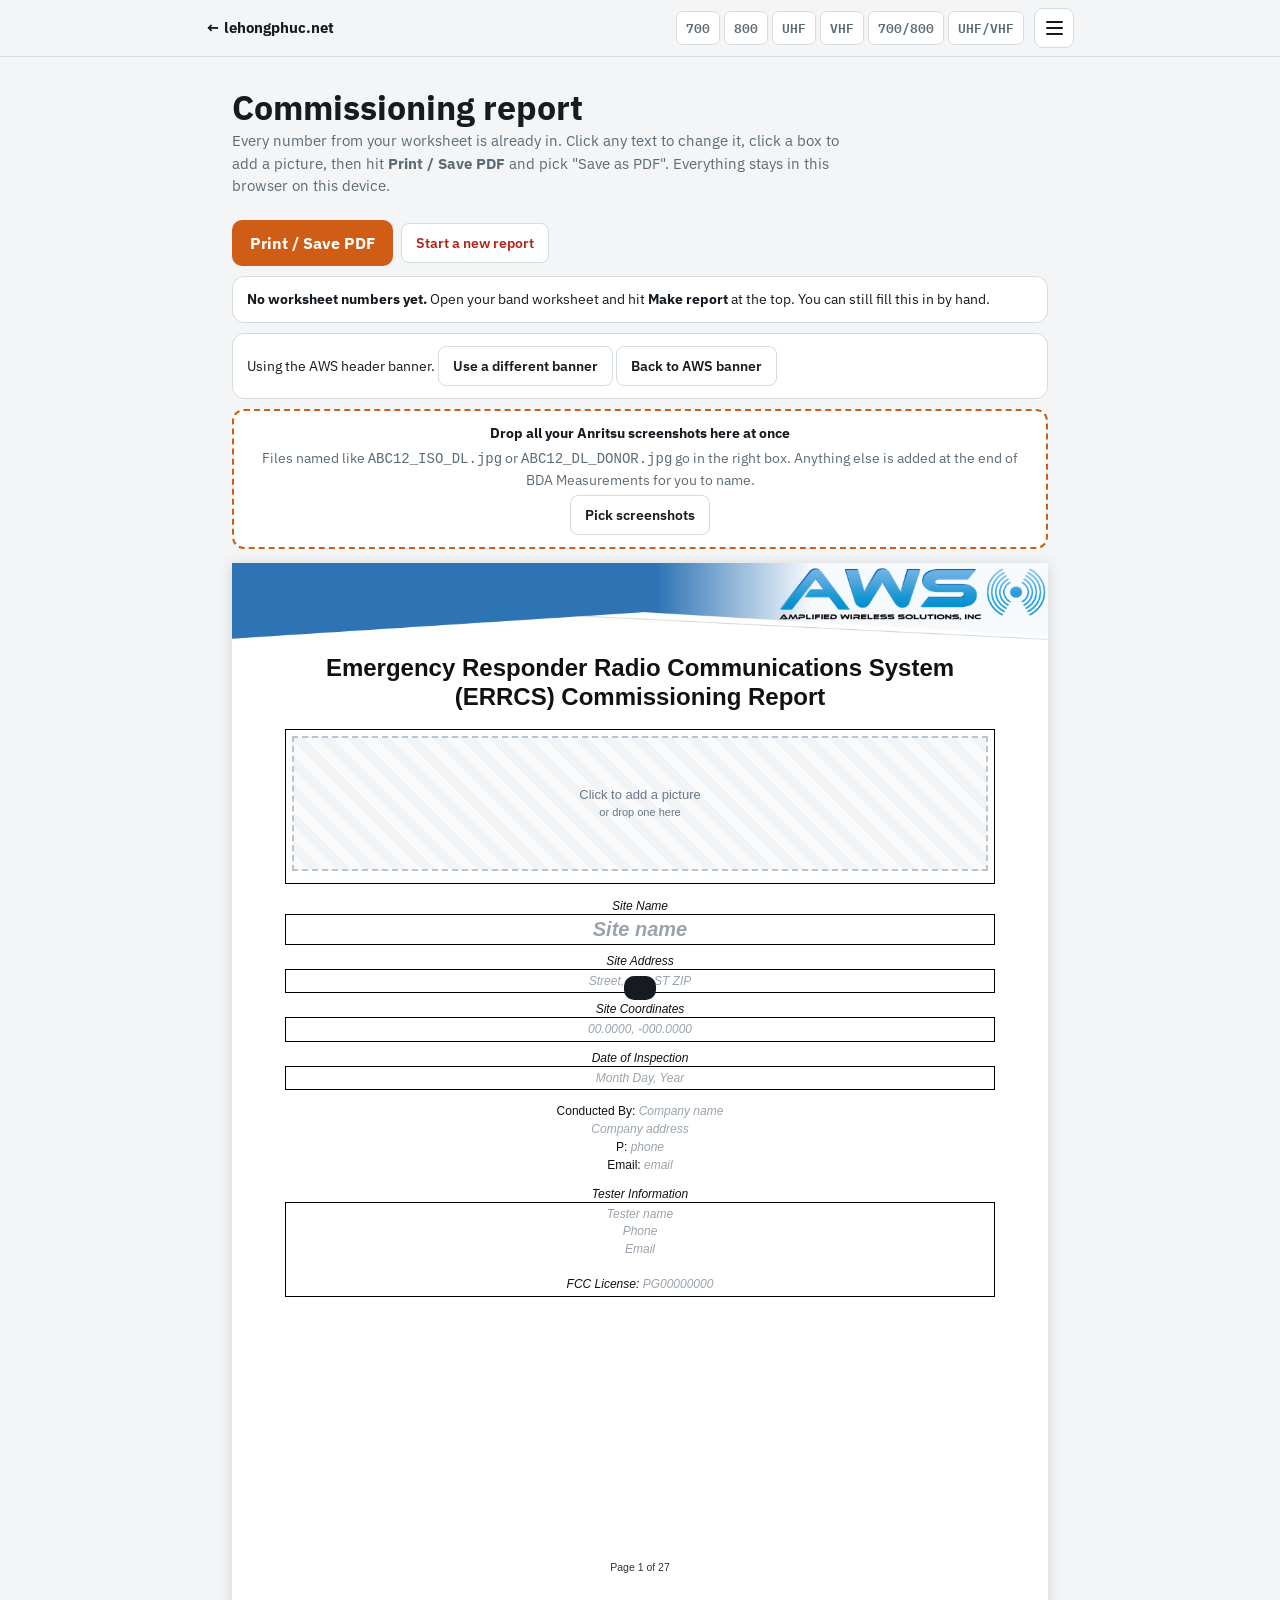
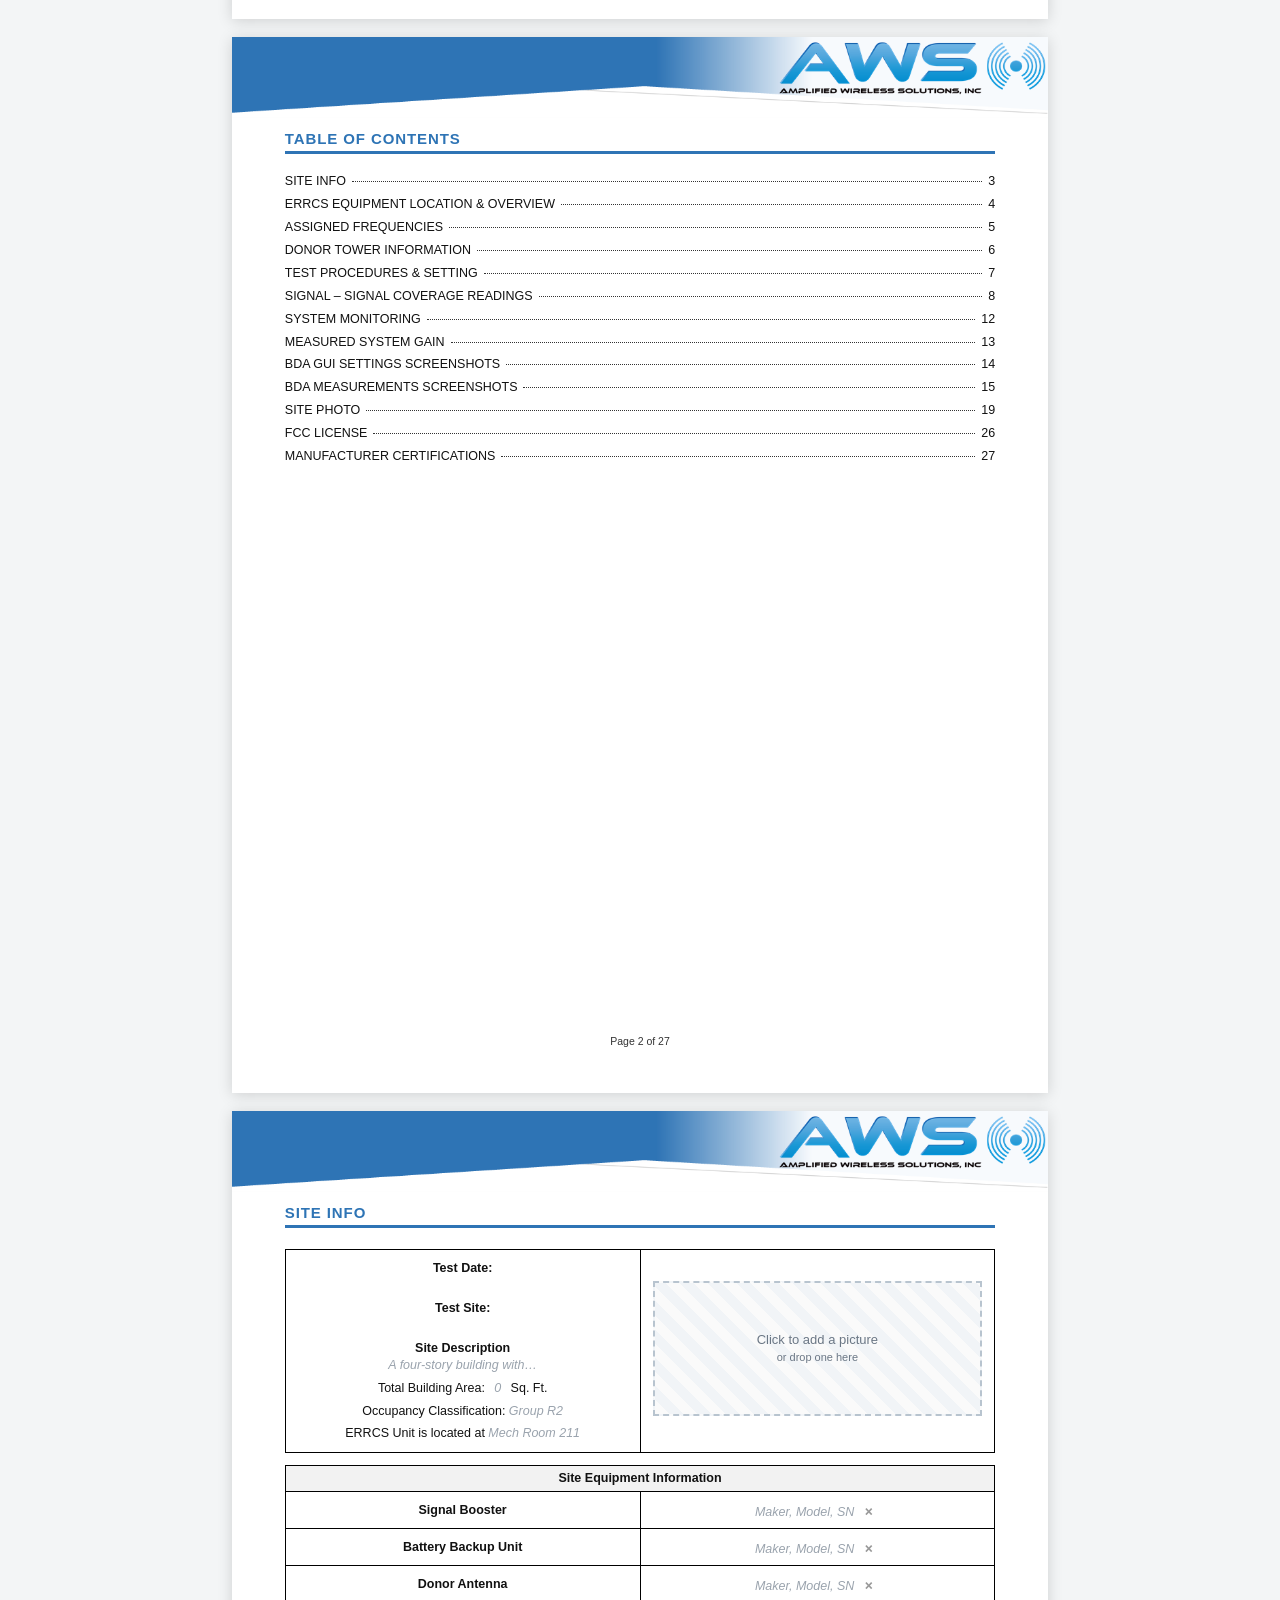
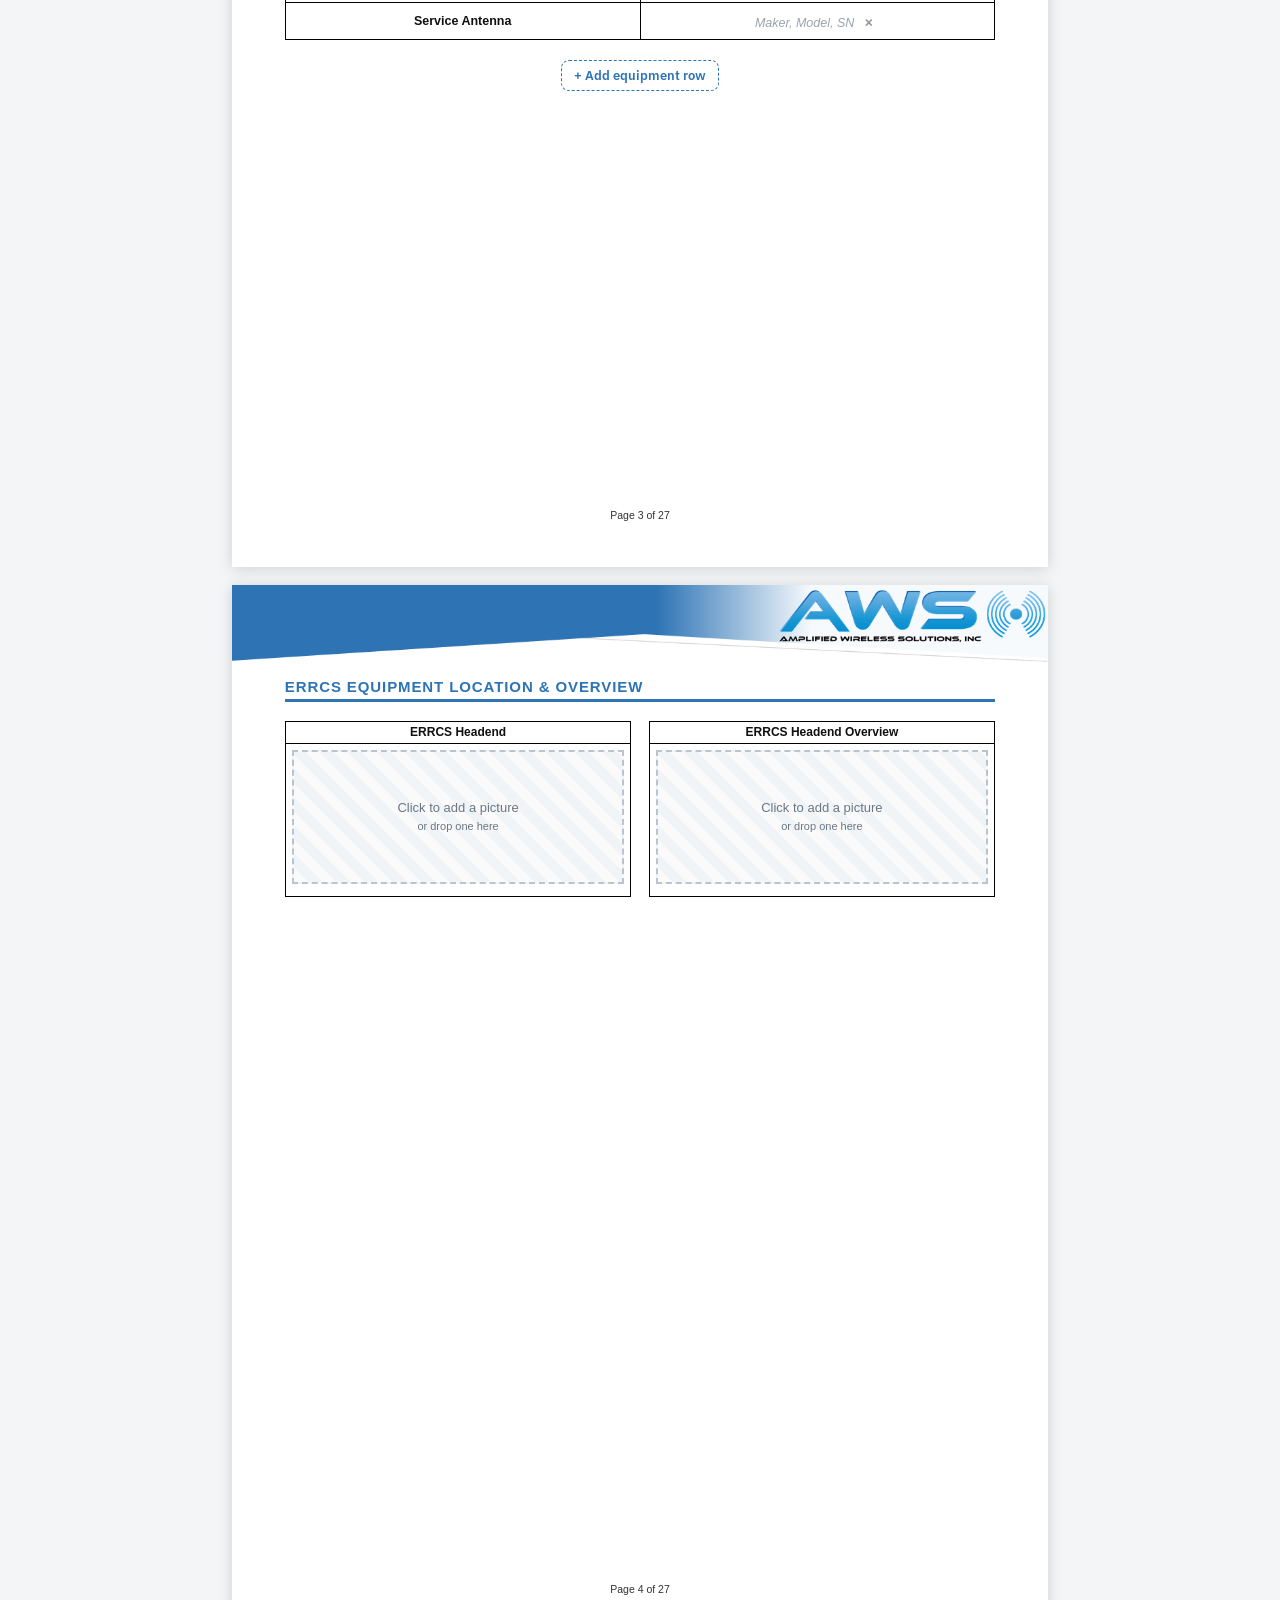
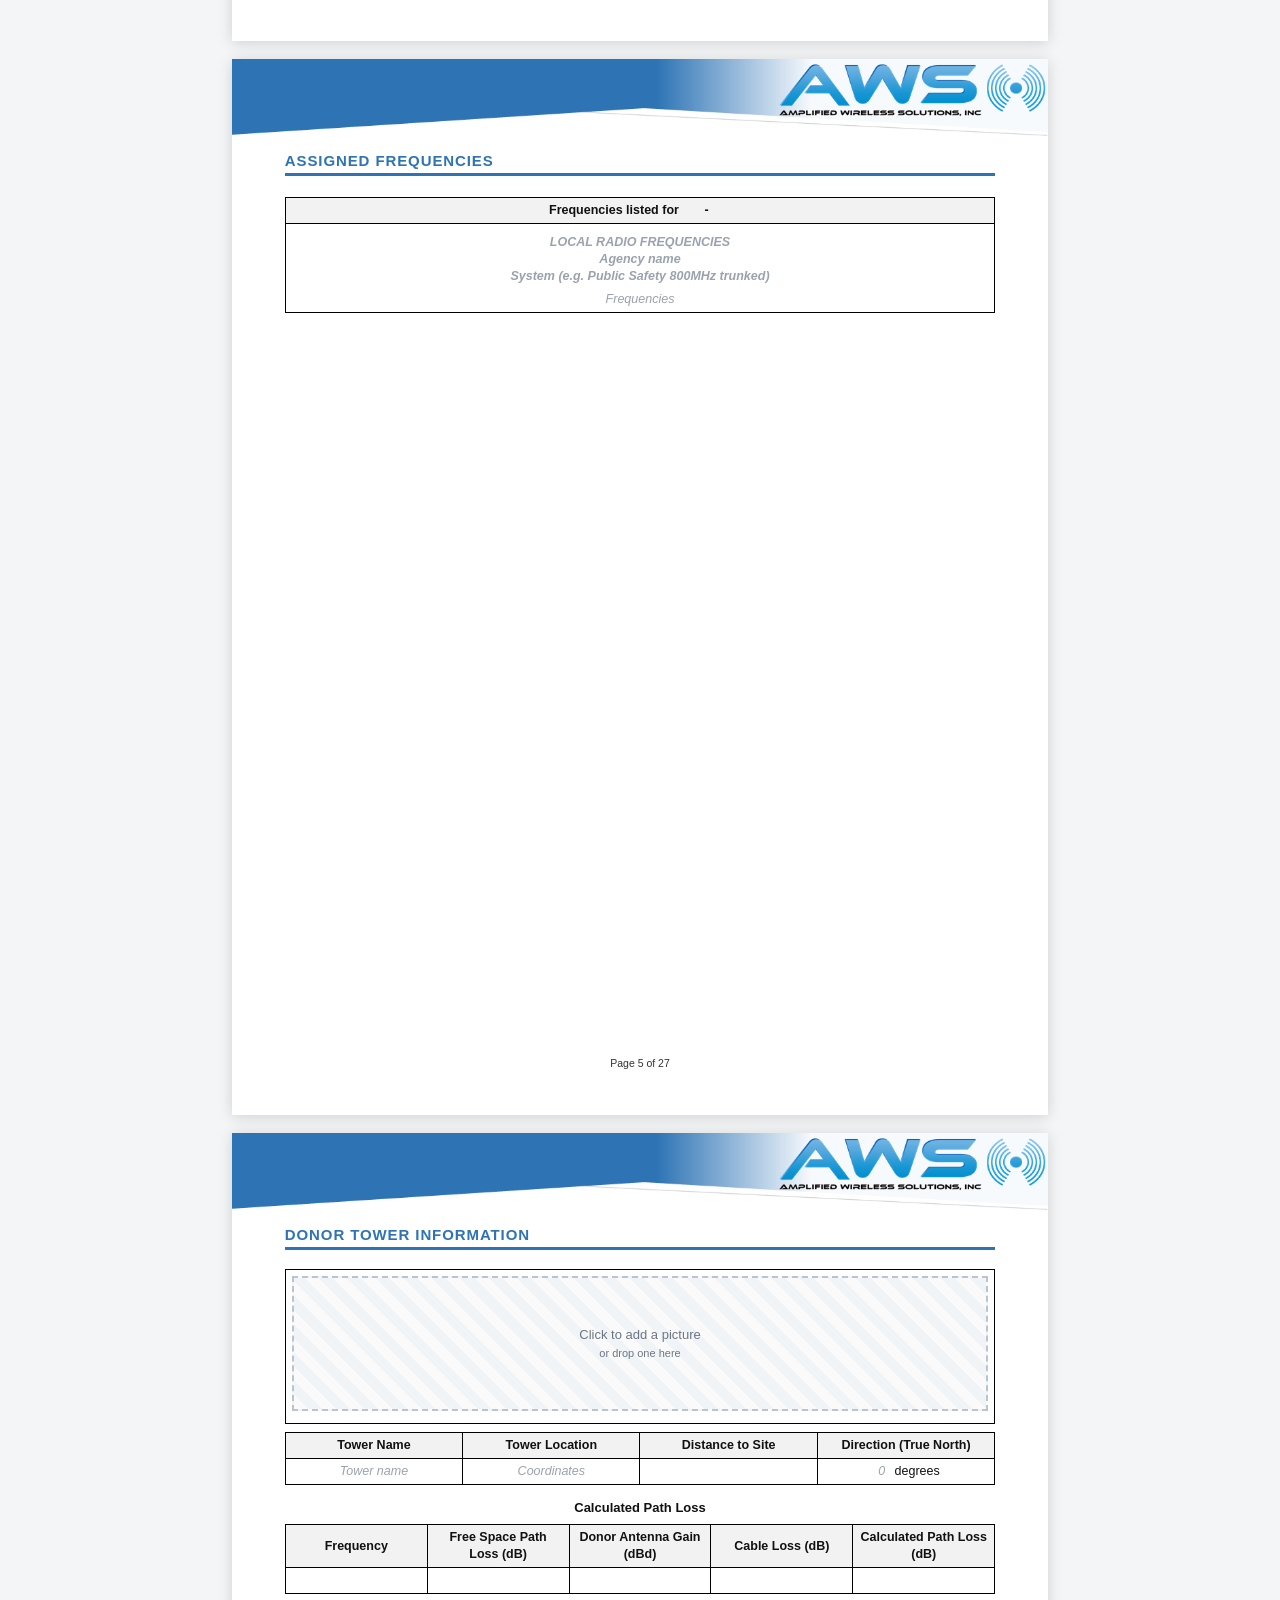
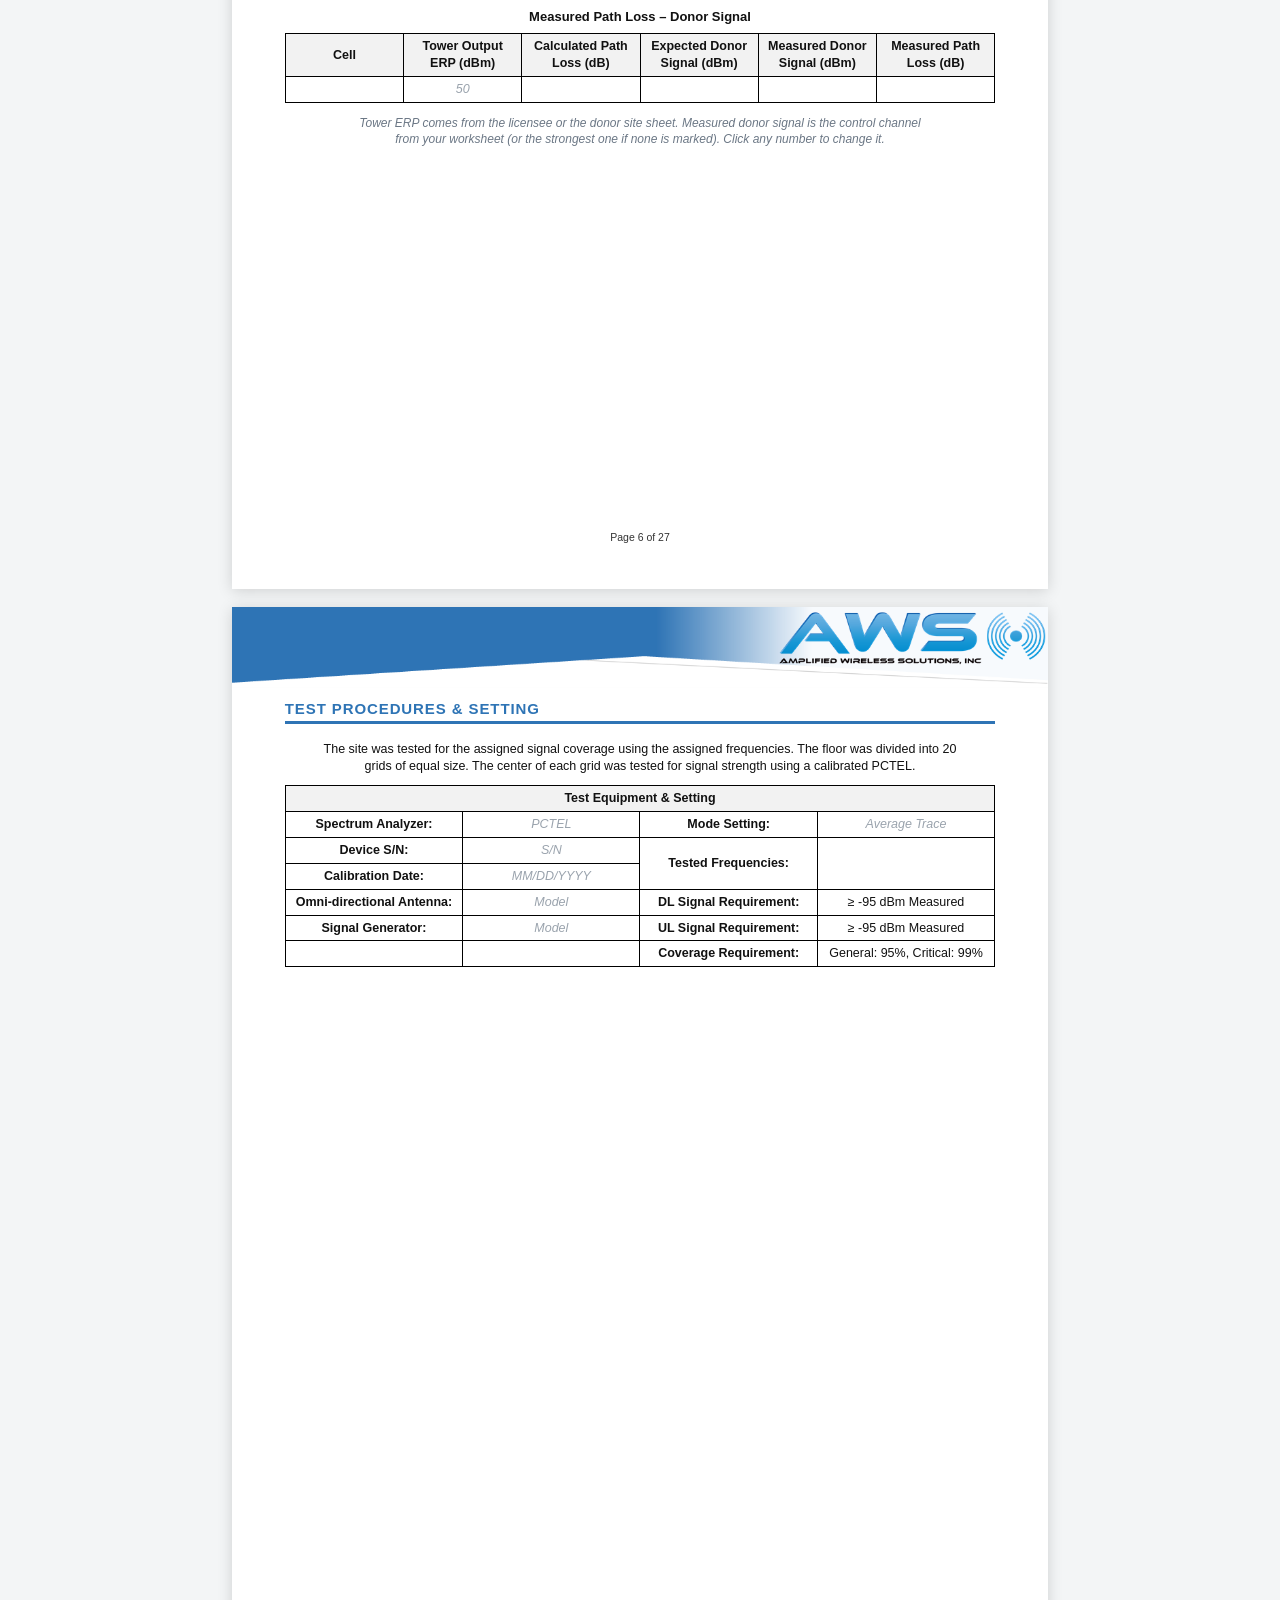
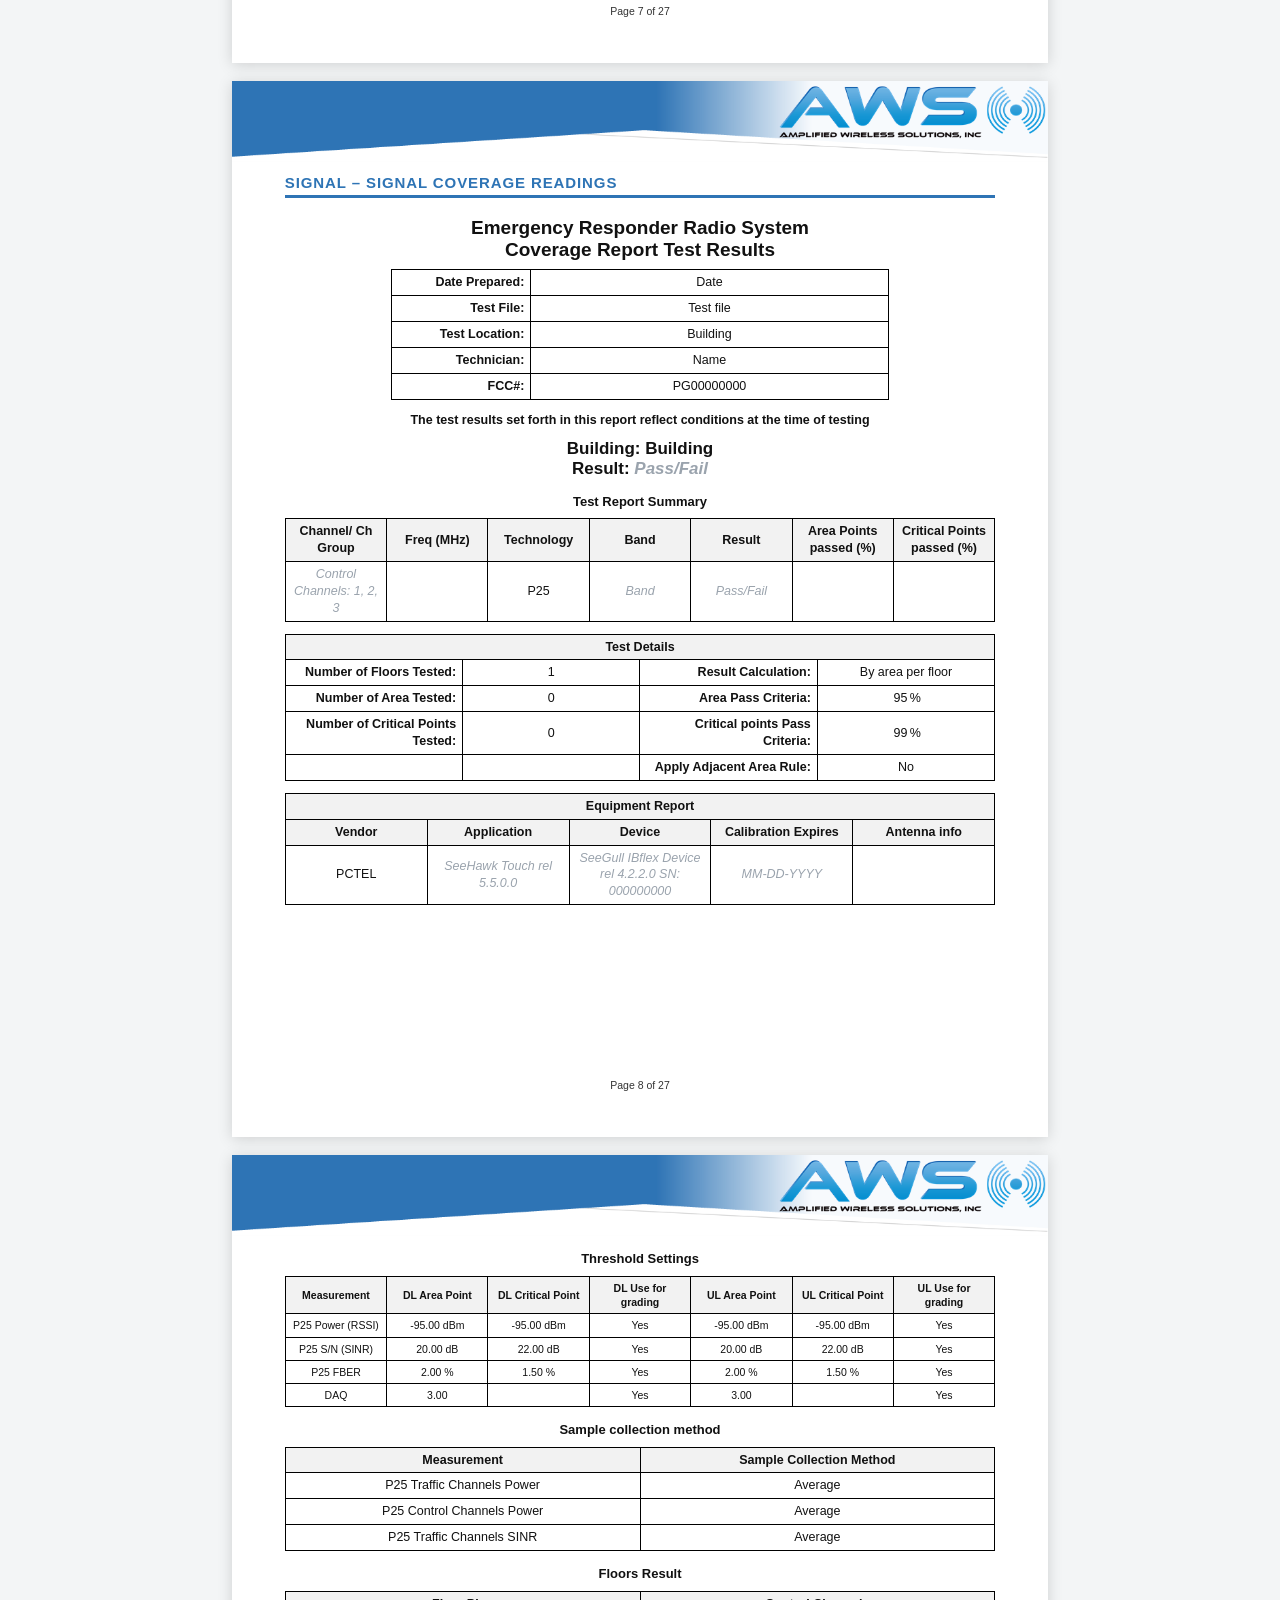
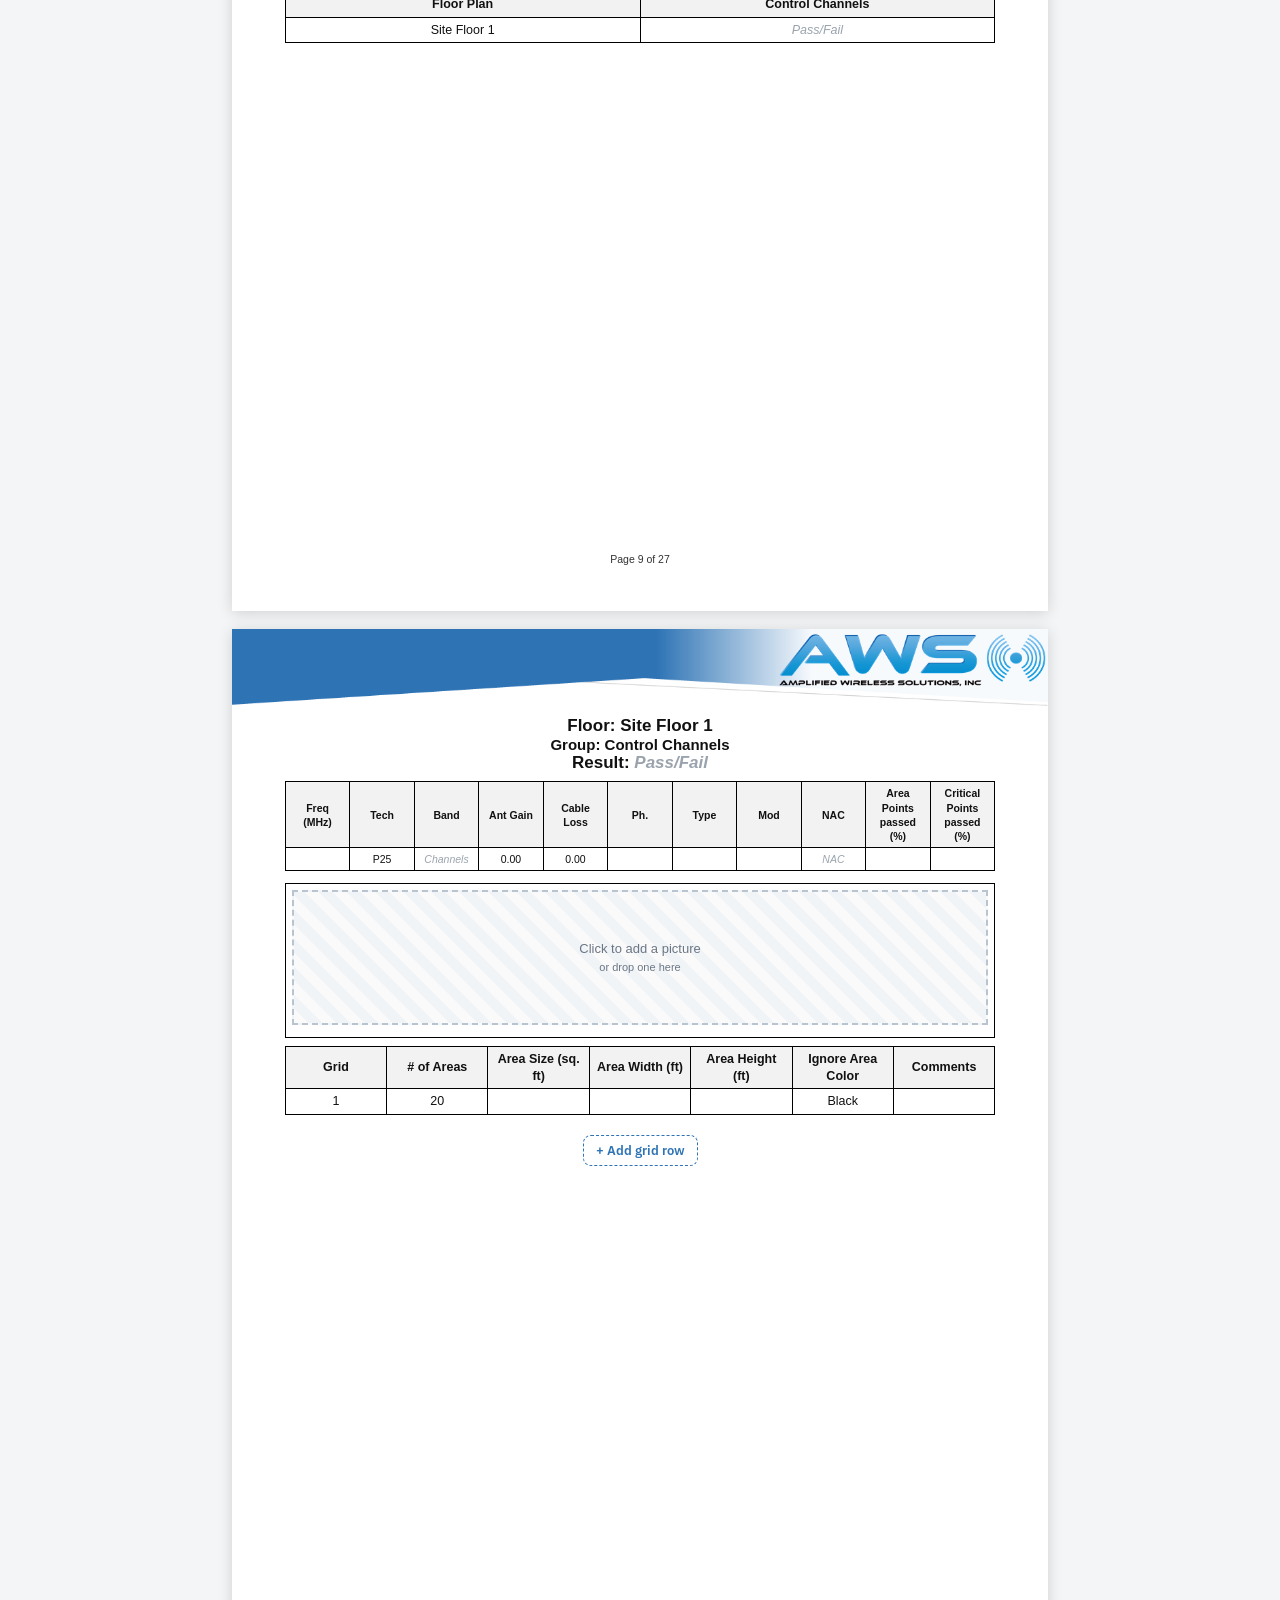
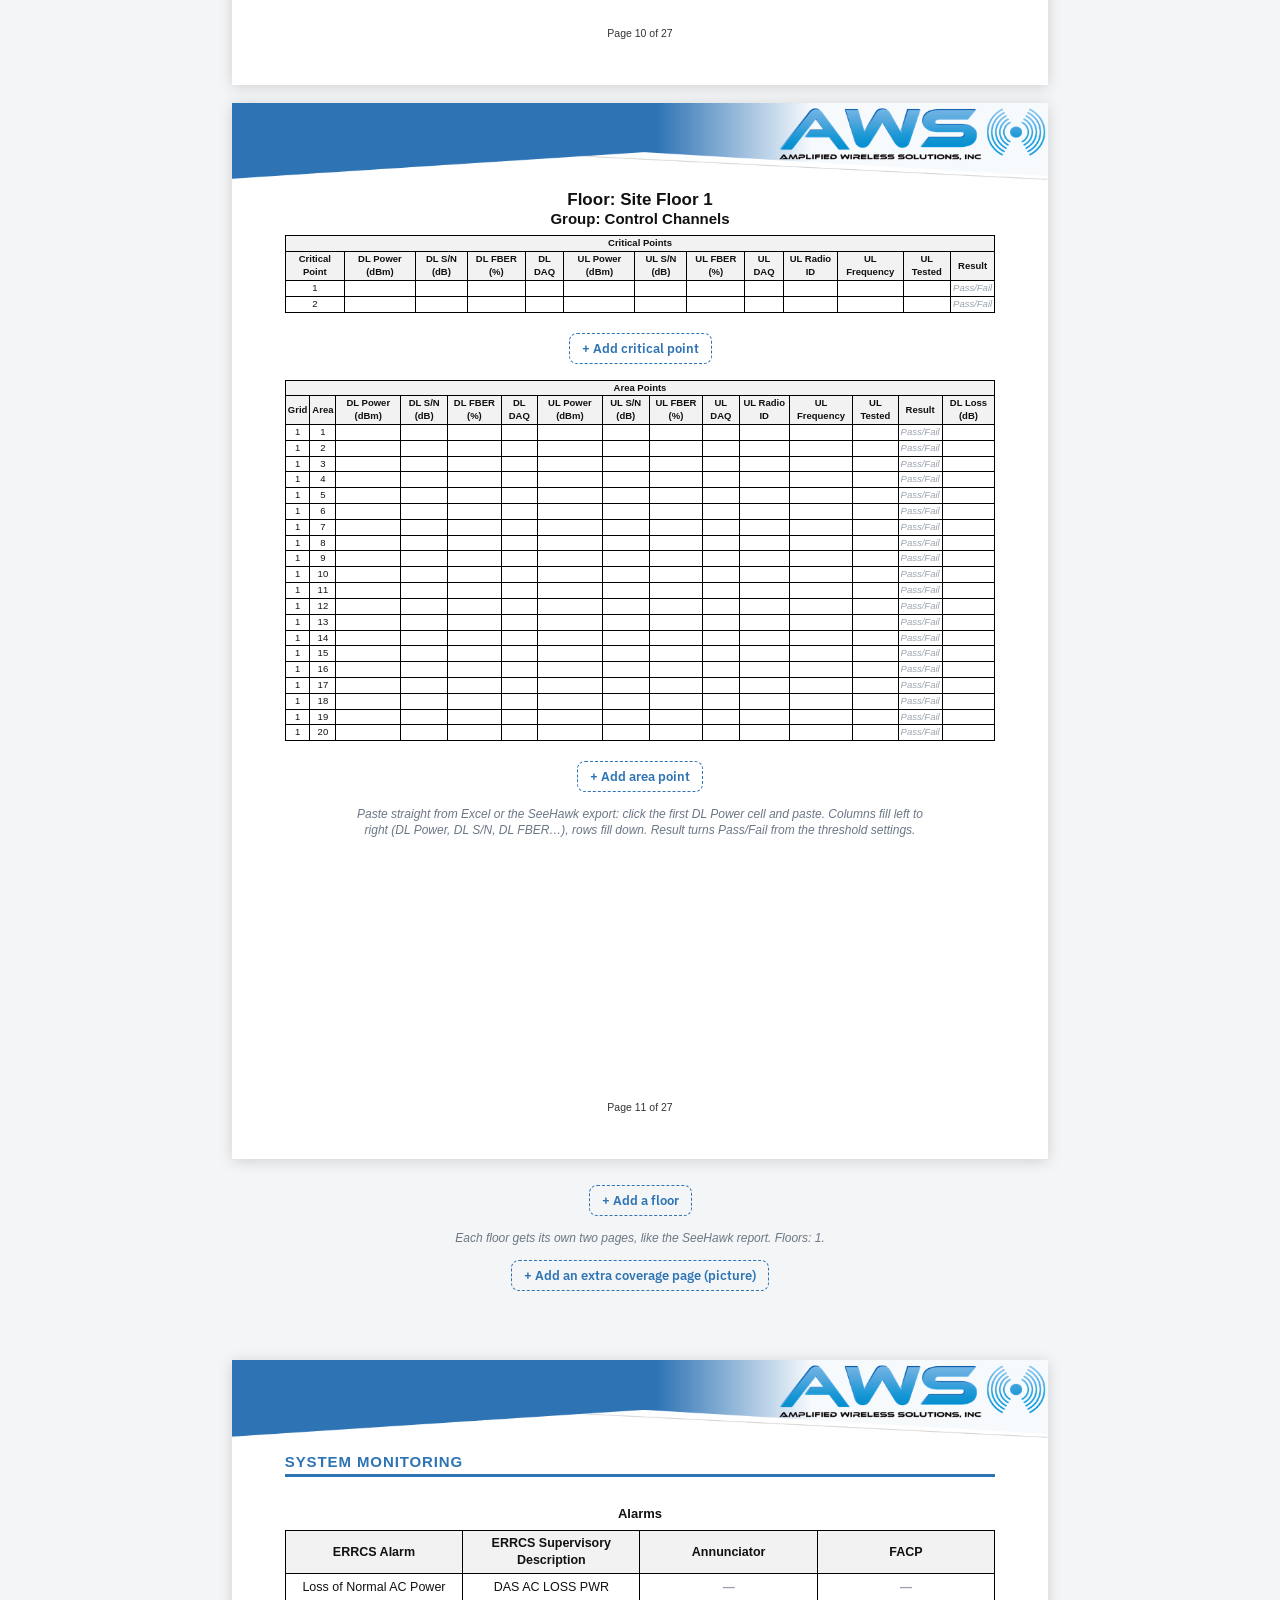
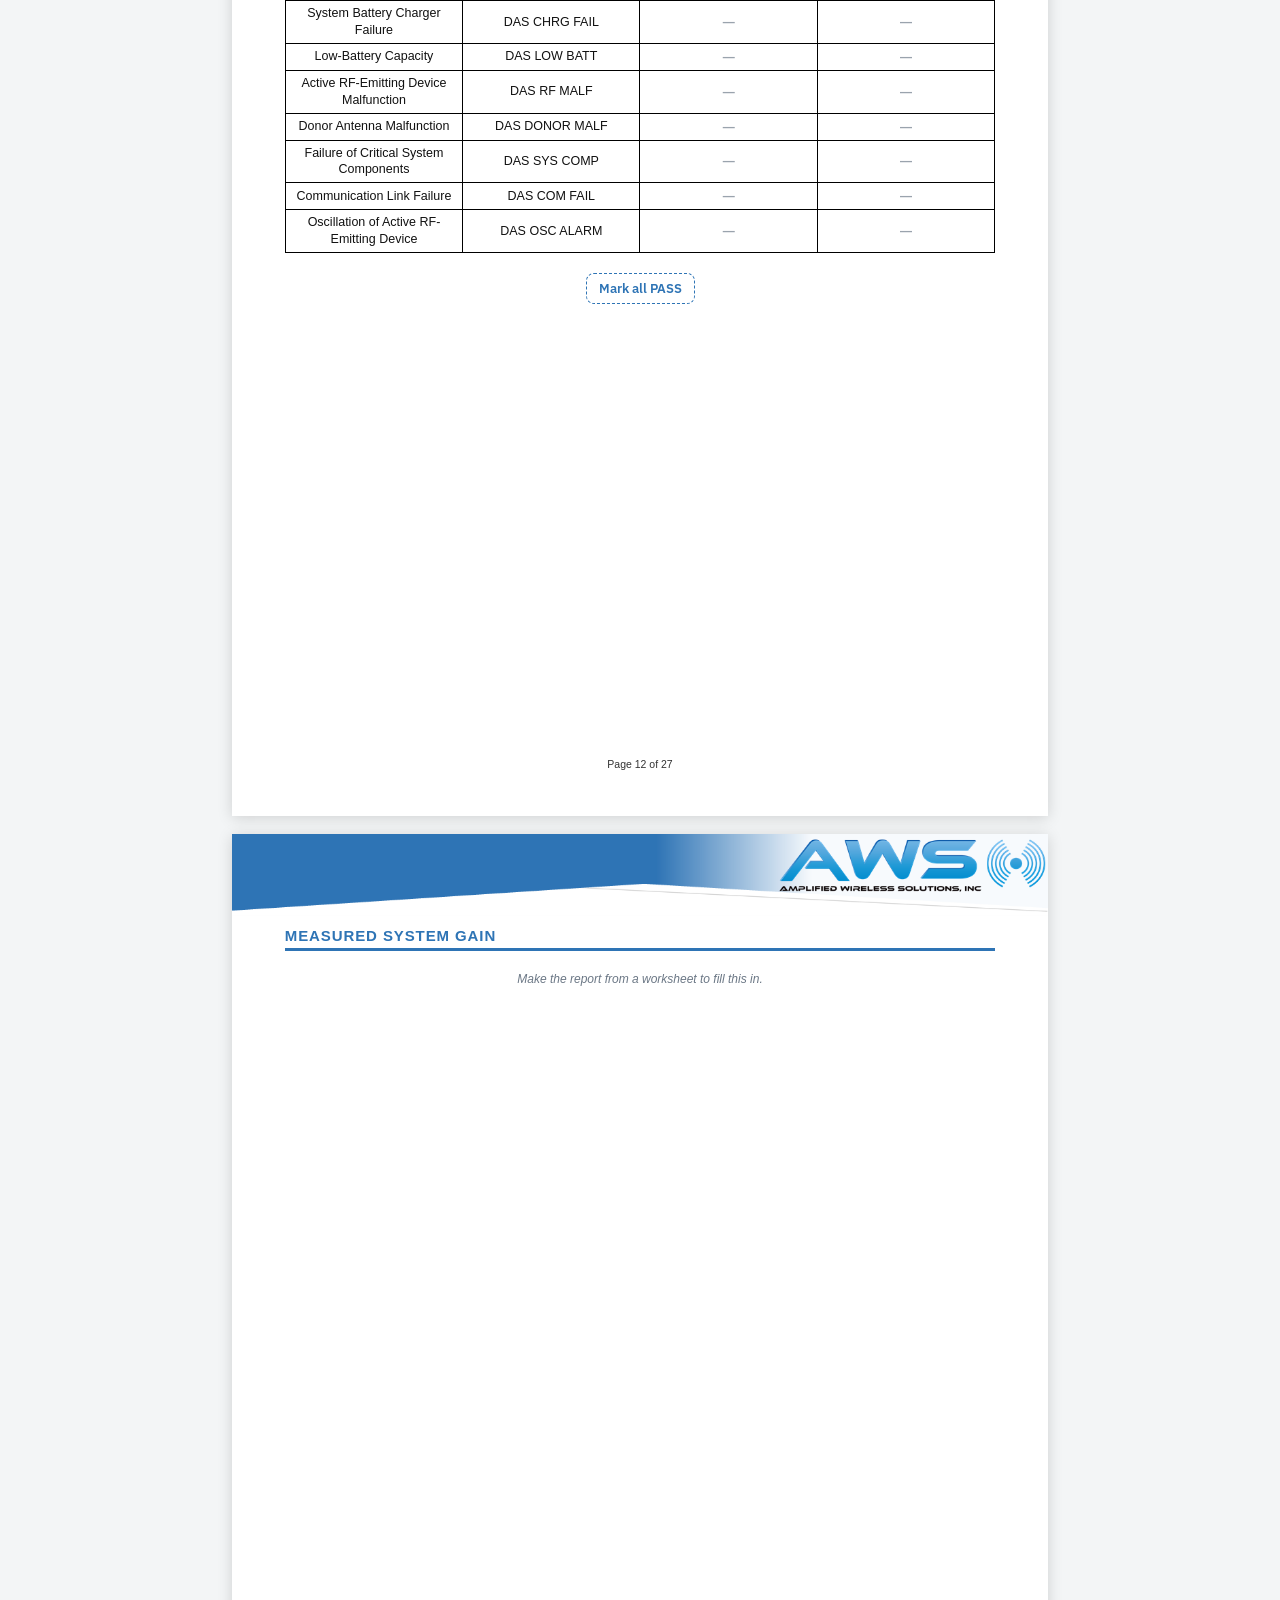
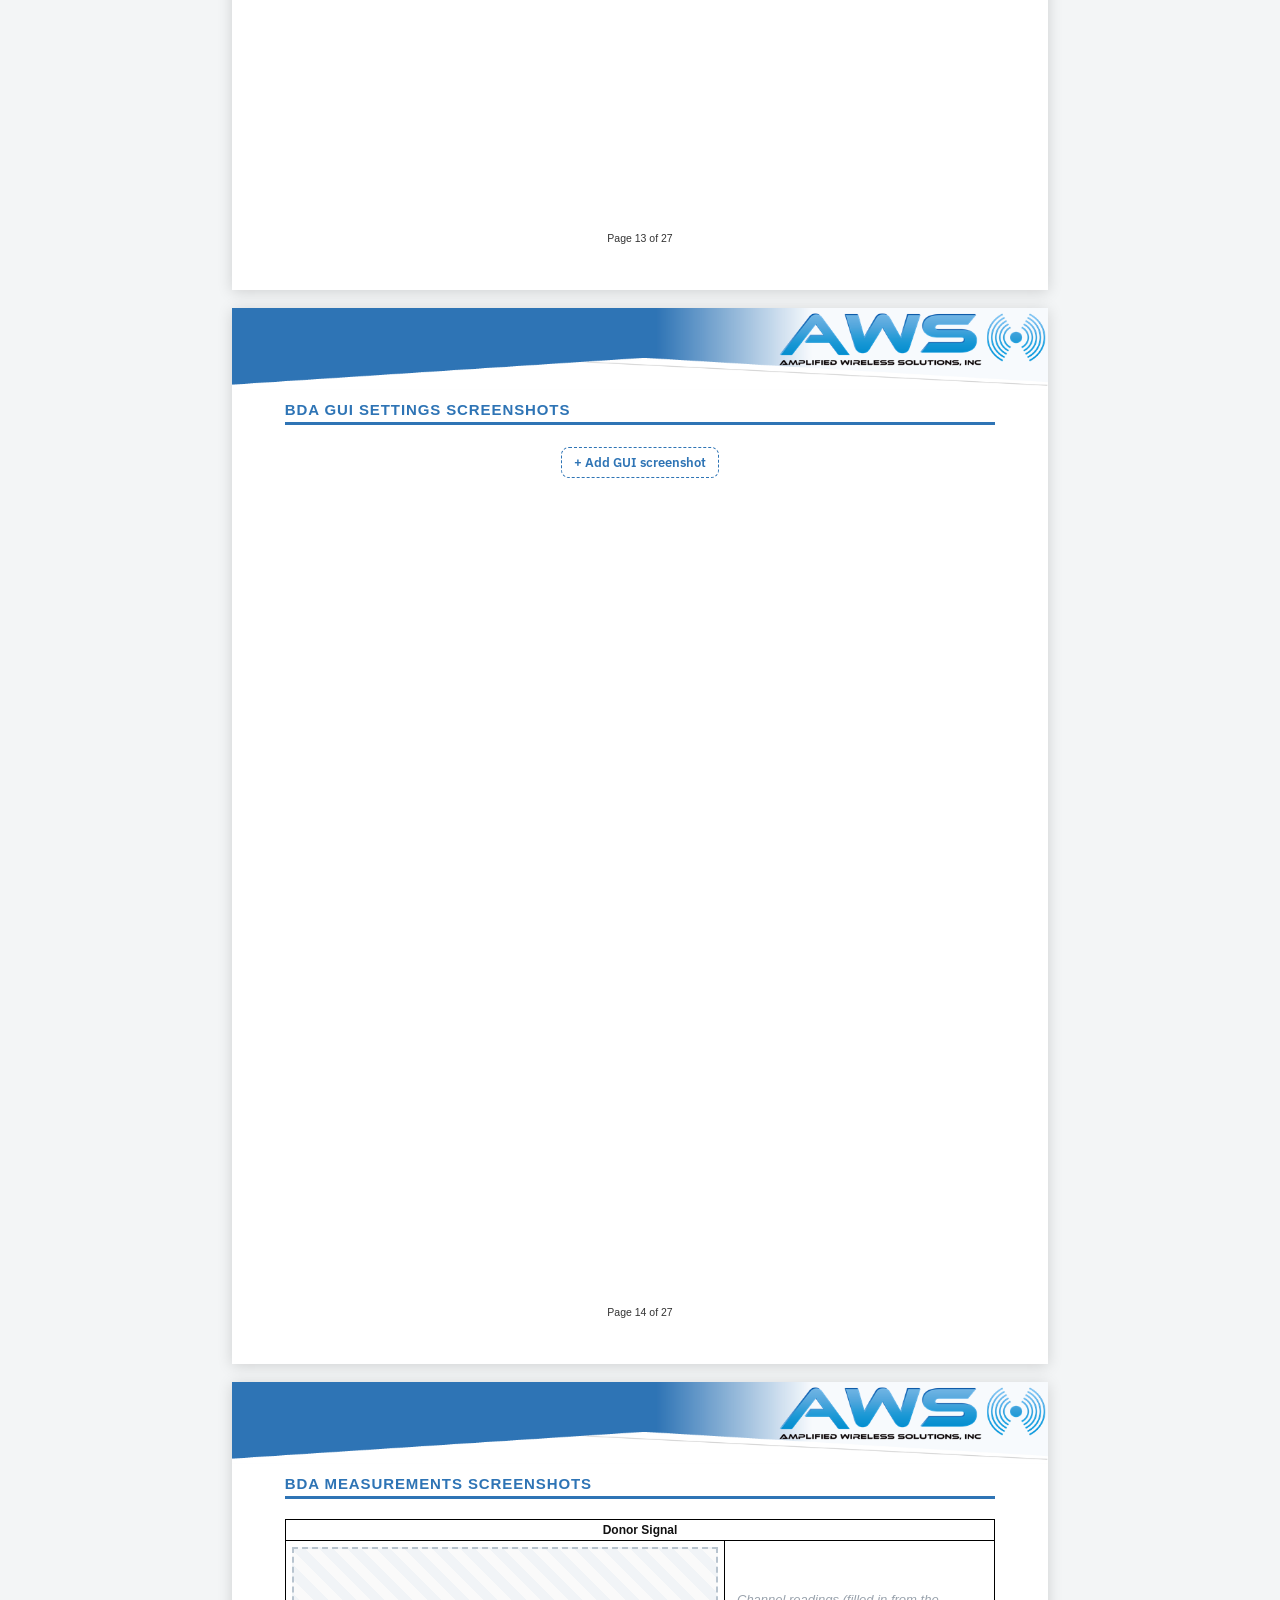
<file: report/index.html>
<!doctype html>
<html lang="en">
<head>
<meta charset="utf-8">
<meta name="viewport" content="width=device-width, initial-scale=1, viewport-fit=cover">
<title>Commissioning Report</title>
<meta name="description" content="Fill in and print an ERRCS commissioning report.">
<link rel="preconnect" href="https://fonts.googleapis.com">
<link rel="preconnect" href="https://fonts.gstatic.com" crossorigin>
<link rel="stylesheet" href="https://fonts.googleapis.com/css2?family=IBM+Plex+Sans:wght@400;500;600;700&family=IBM+Plex+Mono:wght@500;600&display=swap">
<style>
:root{
  --bg:#f3f5f6; --card:#fff; --ink:#151b20; --muted:#5d6b75; --line:#d5dce0; --soft:#f6f8f9;
  --in-bg:#fff8e6; --in-line:#d9a520; --calc-bg:#eaf1fa; --calc:#1f5fa8; --accent:#cf5d16;
  --hook-bg:#eef2f6; --ok:#2e7a33; --ok-bg:#e9f5ea; --bad:#b3261e; --bad-bg:#fbecea; --warn:#8a6100; --warn-bg:#fdf3dc;
  --sans:"IBM Plex Sans",system-ui,-apple-system,"Segoe UI",sans-serif; --mono:"IBM Plex Mono",ui-monospace,Menlo,monospace;
}
@media (prefers-color-scheme: dark){:root{
  --bg:#0f1418; --card:#171e24; --ink:#e6ecef; --muted:#9aa8b1; --line:#2a343b; --soft:#1b2329;
  --in-bg:#2a2412; --in-line:#c99a1e; --calc-bg:#182838; --calc:#7fb6f2; --accent:#f08a46;
  --hook-bg:#1c252c; --ok:#79c77d; --ok-bg:#16291a; --bad:#f08a80; --bad-bg:#33191a; --warn:#e2b552; --warn-bg:#2e2510; color-scheme:dark}}
*{box-sizing:border-box}
body{margin:0;background:var(--bg);color:var(--ink);font:15px/1.5 var(--sans)}
a{color:var(--calc)}
.wrap{max-width:900px;margin:0 auto;padding:18px max(16px,env(safe-area-inset-left,0px)) 90px}
/* top */
.top{position:sticky;top:0;z-index:20;background:color-mix(in srgb,var(--bg) 92%,transparent);backdrop-filter:blur(8px);border-bottom:1px solid var(--line)}
.top .in{max-width:900px;margin:0 auto;padding:8px max(16px,env(safe-area-inset-left,0px));display:flex;align-items:center;gap:10px}
.top .home{font-weight:700;text-decoration:none;color:var(--ink);margin-right:auto;white-space:nowrap}
.bands{display:flex;gap:4px}
.bands a{font:600 13px var(--mono);text-decoration:none;color:var(--muted);border:1px solid var(--line);border-radius:7px;padding:5px 9px;background:var(--card)}
.bands a[aria-current="page"]{background:var(--ink);color:var(--card);border-color:var(--ink)}
.burger{flex:none;width:40px;height:40px;border:1px solid var(--line);border-radius:9px;background:var(--card);color:var(--ink);cursor:pointer;display:grid;place-items:center;position:relative}
.burger i,.burger i::before,.burger i::after{display:block;width:17px;height:2px;background:currentColor;border-radius:2px;position:relative}
.burger i::before,.burger i::after{content:"";position:absolute;left:0}.burger i::before{top:-6px}.burger i::after{top:6px}
.menu{position:absolute;right:max(16px,env(safe-area-inset-right,0px));top:54px;width:min(300px,calc(100vw - 32px));background:var(--card);border:1px solid var(--line);border-radius:12px;padding:8px;box-shadow:0 10px 30px rgba(0,0,0,.18);display:none}
.menu.open{display:block}
.menu .lbl{font:500 11px var(--mono);letter-spacing:.12em;text-transform:uppercase;color:var(--muted);padding:8px 10px 4px}
.menu a{display:block;padding:9px 10px;border-radius:8px;text-decoration:none;color:var(--ink)}
.menu a:hover{background:var(--soft)} .menu a small{display:block;color:var(--muted);font-size:12.5px}
@media (max-width:560px){.bands{display:none}}
header h1{font-size:clamp(26px,5vw,34px);line-height:1.1;margin:14px 0 4px}
header p{color:var(--muted);margin:0 0 12px;max-width:68ch}
.tools{display:flex;gap:8px;flex-wrap:wrap;margin:0 0 14px}
.tools button{font:600 14px var(--sans);min-height:38px;padding:6px 12px;border-radius:8px;border:1px solid var(--line);background:var(--card);color:var(--ink);cursor:pointer}
.tools button.danger{color:var(--bad)}.tools button.primary{background:var(--accent);color:#fff;border-color:var(--accent)}
.legend{display:flex;gap:14px;flex-wrap:wrap;font-size:12.5px;color:var(--muted);margin-bottom:12px}
.legend span::before{content:"";display:inline-block;width:12px;height:12px;border-radius:3px;margin-right:5px;vertical-align:-2px}
.legend .l1::before{background:var(--in-bg);border:1.5px solid var(--in-line)} .legend .l2::before{background:var(--calc-bg);border:1.5px solid var(--calc)}
/* cards */
.card{background:var(--card);border:1px solid var(--line);border-radius:12px;padding:14px 16px;margin-bottom:12px}
.card h2{font-size:17px;margin:0 0 6px;display:flex;align-items:center;gap:9px;flex-wrap:wrap}
.card h2 .n{display:inline-grid;place-items:center;min-width:30px;height:26px;padding:0 6px;border-radius:6px;background:var(--ink);color:var(--card);font:600 13px var(--mono)}
.tag{margin-left:auto;font:600 11px var(--mono);border:1px solid var(--line);border-radius:999px;padding:2px 8px;color:var(--muted)}
.tag.off{color:var(--bad);border-color:var(--bad)}
.use{font-size:13.5px;color:var(--muted);margin:0 0 8px}.use b{color:var(--ink)}
.ins{margin:4px 0 8px;padding-left:20px}.ins li{margin:3px 0}
.hook{background:var(--hook-bg);border-left:4px solid var(--ink);border-radius:6px;padding:8px 12px;margin:8px 0;font-size:14px}
.hook .t{font:600 11.5px var(--mono);letter-spacing:.08em;text-transform:uppercase;margin-bottom:3px}
.hook ol{margin:0;padding-left:20px}.hook li{margin:3px 0}
details.how{border:1px solid var(--line);border-radius:8px;margin:8px 0;background:var(--soft)}
details.how summary{cursor:pointer;padding:8px 12px;font-weight:600;font-size:14px}
details.how .b{padding:0 12px 10px;font-size:13.5px}
table.set{border-collapse:collapse;width:100%;font-size:13px}
table.set td{border-top:1px solid var(--line);padding:5px 6px;vertical-align:top}
table.set td:first-child{font-weight:600;width:34%}
.port{display:inline-block;border:1.4px solid currentColor;border-radius:4px;padding:0 5px;font:600 12px var(--mono);white-space:nowrap}
/* fields */
.fields{display:grid;grid-template-columns:repeat(auto-fit,minmax(150px,1fr));gap:8px 10px;margin:8px 0}
.fld{display:flex;flex-direction:column;gap:3px;min-width:0}
.fld label{font-size:12.5px;color:var(--muted);line-height:1.25}
.fld .row{display:flex;gap:6px}
input,select{font:16px var(--mono);min-height:40px;width:100%;min-width:0;padding:6px 8px;border-radius:7px;border:1.5px solid var(--in-line);background:var(--in-bg);color:var(--ink)}
select{font-family:var(--sans);font-size:15px}
.fld .row select{width:auto;flex:none;border-color:var(--line);background:var(--card)}
input::placeholder{color:var(--muted);opacity:.75}
/* equations */
.eq{border:1.5px dashed var(--line);border-radius:10px;padding:9px 10px;margin:9px 0;background:var(--soft)}
.eq .f{font-weight:600;font-size:14px;margin-bottom:6px}
.eq .row{display:flex;align-items:flex-end;gap:6px}
.eq .cell{flex:1 1 0;min-width:0;display:flex;flex-direction:column;gap:3px}
.eq .cell .lb{font-size:11.5px;color:var(--muted);line-height:1.2;min-height:28px;display:flex;align-items:flex-end}
.eq .cell .v{min-height:40px;border-radius:7px;display:flex;align-items:center;justify-content:center;font:600 16px var(--mono);border:1.5px solid var(--line);background:var(--card);padding:0 4px;overflow:hidden;white-space:nowrap}
.eq .cell .v.calc{background:var(--calc-bg);border-color:var(--calc);color:var(--calc)}
.eq .cell .v.fixed{color:var(--muted)}
.eq .cell input{text-align:center}
.eq .cell.res .v{border-width:2.5px;border-color:var(--calc);background:var(--calc-bg);color:var(--calc);font-size:17px}
.eq .cell.res .lb{font-weight:700;color:var(--ink)}
.eq .op{flex:none;font:700 20px var(--mono);padding-bottom:7px;width:16px;text-align:center;color:var(--muted)}
@media (max-width:640px){
  .eq .row{flex-wrap:wrap}
  .eq .cell{flex:1 1 calc(50% - 24px)}
  .eq .op{width:12px}
  .eq .cell.res{flex-basis:100%}
  .eq .op.eqs{display:none}
}
.verdict{border-radius:8px;padding:7px 10px;font-weight:600;font-size:14px;margin:8px 0 2px}
.verdict.ok{background:var(--ok-bg);color:var(--ok)} .verdict.bad{background:var(--bad-bg);color:var(--bad)} .verdict.warn{background:var(--warn-bg);color:var(--warn)} .verdict.na{background:var(--soft);color:var(--muted);font-weight:500}
.note{font-size:13px;color:var(--muted);margin:6px 0 0}
.rule{border:1.5px solid var(--in-line);background:var(--in-bg);border-radius:8px;padding:9px 12px;margin:10px 0;font-size:13.5px}
.rule b.t{display:block;margin-bottom:3px}
.rule ol{margin:0;padding-left:20px}.rule li{margin:3px 0}
/* tables */
.tw{overflow-x:auto;margin:8px 0}
table.grid{border-collapse:collapse;width:100%;min-width:520px}
table.grid th{font-size:12px;text-align:left;color:var(--muted);font-weight:600;padding:4px 5px;border-bottom:1px solid var(--line)}
table.grid td{padding:3px 4px;border-bottom:1px solid var(--line)}
table.grid td.out{font:600 14px var(--mono);white-space:nowrap}
table.grid .x{border:0;background:none;color:var(--muted);font-size:20px;cursor:pointer;min-height:36px;min-width:36px}
button.add{font:600 13.5px var(--sans);border:1px dashed var(--line);background:none;color:var(--calc);border-radius:8px;padding:7px 12px;cursor:pointer;min-height:38px}
.chk{display:flex;gap:9px;align-items:flex-start;padding:6px 0;font-size:14.5px}
.chk input{width:20px;height:20px;min-height:0;flex:none;margin-top:2px;accent-color:var(--ok)}
/* result bar */
#bar{position:fixed;left:0;right:0;bottom:0;z-index:15;background:var(--card);border-top:1px solid var(--line);box-shadow:0 -6px 18px rgba(0,0,0,.1)}
#bar .in{max-width:900px;margin:0 auto;display:grid;grid-template-columns:repeat(6,minmax(0,1fr));gap:4px;padding:7px max(12px,env(safe-area-inset-left,0px)) calc(7px + env(safe-area-inset-bottom,0px))}
#bar div{text-align:center;font-size:11px;color:var(--muted);line-height:1.2}
#bar b{display:block;font:600 15px var(--mono);color:var(--ink)}
#bar .ok b{color:var(--ok)} #bar .bad b{color:var(--bad)}#bar .warn b{color:#B7791F}@media (max-width:640px){#bar .rg{display:none}}@media (max-width:420px){#bar b{font-size:13px}#bar div{font-size:10px}#bar .in{gap:2px;padding-left:6px;padding-right:6px}}
footer{font-size:13px;color:var(--muted);margin-top:20px}
:focus-visible{outline:2px solid var(--calc);outline-offset:2px}
@media print{
  .top,#bar,.tools,button.add,table.grid .x{display:none!important}
  body{background:#fff;color:#000;font-size:11px}
  .card{break-inside:avoid;border-color:#999}
  details.how{display:none}
  .wrap{padding:0}
}

.rp-tools{max-width:8.5in;margin:0 auto 14px;display:grid;gap:10px}
.rp-row{display:flex;flex-wrap:wrap;gap:8px;align-items:center}
.rp-tools .box{border:1px solid var(--line);background:var(--card);border-radius:12px;padding:12px 14px;font-size:14px}
.bigbtn{font:700 16px var(--sans);background:var(--accent);color:#fff;border:0;border-radius:10px;min-height:46px;padding:10px 18px;cursor:pointer}
.rbtn{font:600 14px var(--sans);min-height:40px;padding:6px 14px;border-radius:8px;border:1px solid var(--line);background:var(--card);color:var(--ink);cursor:pointer}
.rbtn.danger{color:var(--bad)}
#bulk{border:2px dashed var(--accent);text-align:center}#bulk.over{background:var(--warn-bg)}
#bulk p{margin:4px 0;color:var(--muted)}
/* ---- report pages ---- */
#pages{color-scheme:light;--card:#fff;--soft:#f6f8fa;--line:#d0d7de;--ink:#111;--muted:#6b7785;--in-bg:#fff;--blue:#2E74B5;font-family:Carlito,Calibri,"Segoe UI",Arial,sans-serif;color:#111}
.page{background:#fff;width:8.5in;max-width:100%;min-height:11in;margin:0 auto 18px;box-shadow:0 2px 14px rgba(0,0,0,.15);position:relative;display:flex;flex-direction:column;box-sizing:border-box;padding:0 .55in .45in}
.rhead{margin:0 -.55in}.banner{display:block;width:100%;height:auto}
.band{height:.62in;background:linear-gradient(100deg,var(--blue) 0 55%,#cfe2f5 100%);display:flex;align-items:center;justify-content:flex-end;padding:0 .4in;color:#0b3d6e;font:800 18px Carlito,Calibri,Arial;letter-spacing:.04em}
.pt{font:800 15px Carlito,Calibri,Arial;color:var(--blue);letter-spacing:.06em;margin:.12in 0 .14in;padding-bottom:4px;border-bottom:3px solid var(--blue)}
.pb{flex:1;text-align:center;font-size:12.5px;line-height:1.35}
.pf{font-size:10.5px;color:#333;margin-top:.15in;text-align:center}
.pb h4{font-size:13px;margin:14px 0 6px}
#pages table,.t{background:#fff;color:#111}
.t{width:100%;border-collapse:collapse;margin:8px auto 12px;table-layout:fixed}
.t th,.t td{border:1px solid #000;padding:4px 6px;text-align:center;vertical-align:middle;word-wrap:break-word}
.t th{background:#f2f2f2;font-weight:700}
.t td.k{font-weight:700}
.t.si td.l{width:50%;text-align:center}.t.si td.l p{margin:6px 0}.t.si td.r{width:50%}
.t.al td.pfc{font-weight:700;padding:0}.t.al td.pass{background:#c6efce;color:#006100}.t.al td.fail{background:#ffc7ce;color:#9c0006}.t.al td.na{background:#ededed;color:#555}
.pfs{appearance:none;-webkit-appearance:none;border:0;background:transparent;font:700 12px Carlito,Calibri,Arial;color:inherit;width:100%;min-height:26px;text-align:center;text-align-last:center;cursor:pointer;padding:2px 4px}
.pfs:focus-visible{outline:2px solid var(--blue)}
.t.al td.pfc:not(.pass):not(.fail):not(.na) .pfs{color:#9aa3ad}
.cyc{border:0;background:none;font:700 12px Carlito,Calibri,Arial;cursor:pointer;min-width:60px;min-height:24px;color:inherit}
.t.gn td.calc{font-weight:600}
.t.uc th{font-size:10.5px}.t.uc td{font-size:11.5px}.t.uc sup{font-size:8px;margin-left:1px}
.fn{font-size:11px;margin:2px auto 14px}
.mbox .mrow{display:grid;grid-template-columns:62% 38%;align-items:center}.mbox .mrow.full{grid-template-columns:1fr}
.mbox .mimg{border-right:1px solid #000}.mbox .mrow.full .mimg{border-right:0}
.mbox .drop img{max-height:3.55in}
.mside{text-align:left;padding:8px 12px;font-size:13px;line-height:1.45}
.mside .kv{margin:2px 0}.mside .kvi{font-style:italic;margin-top:8px}.mside .gap{height:8px}
.mside .ed.blk{white-space:pre-line}
.ocrst{font-size:11px;color:#2E74B5;margin-top:8px;font-style:italic}.ocrst button{border:0;background:none;color:#b3261e;font:600 11px var(--sans);cursor:pointer;text-decoration:underline}
.cvh{margin:6px 0 8px}.cvh .h1{font:700 19px Carlito,Calibri,Arial}.cvh .h2{font:700 17px Carlito,Calibri,Arial}.cvh .h3{font:700 15px Carlito,Calibri,Arial}
.okc{color:#00a14b;font-weight:700}.badc{color:#c62828;font-weight:700}
.cvs{font-weight:700;margin:10px 0}
.t.kv{width:70%}.t.kv td.k,.t.kv4 td.k{text-align:right;width:28%}
.t td.ml{white-space:pre-line}
.t.cv th,.t.cv td{font-size:10.5px}.t.th8 th,.t.th8 td{font-size:10.5px}
.t.pts{table-layout:auto}.t.pts th,.t.pts td{font-size:9.5px;padding:1px 2px}.t.pts .ed{min-width:1.2em}
.page.ctl{min-height:0;box-shadow:none;background:transparent}.page.ctl .rhead,.page.ctl .pf{display:none}

.frh{font-weight:700;white-space:pre-line;margin:6px 0}.frl{white-space:pre-line}
.para{text-align:center;max-width:6.6in;margin:4px auto 10px}
.ed{outline:none;border-radius:3px;min-width:1.5em;display:inline-block;white-space:pre-line}
.ed.blk{display:block}
.ed:hover{background:#fff7d6}.ed:focus{background:#fff3c4;box-shadow:0 0 0 2px #f5c542}
.ed:empty::before{content:attr(data-ph);color:#9aa3ad;font-style:italic}
.cover{display:flex;flex-direction:column;align-items:center}
.cover h1{font:700 24px Carlito,Calibri,Arial;margin:.1in 0 .12in;line-height:1.2;color:#111}
.cover .lab{font-style:italic;font-size:12px;margin-top:8px}
.cover .bx{border:1px solid #000;width:100%;padding:3px 6px;font-style:italic;font-size:12px;min-height:18px}
.cover .bx.big{font:700 20px Carlito,Calibri,Arial;font-style:normal}
.cover .conducted{margin:12px 0 4px;font-size:12px;line-height:1.5}
.cover .tester{font-style:italic;line-height:1.45}
.slot{margin:6px auto;border:1px solid #000;display:flex;flex-direction:column;width:100%;break-inside:avoid}
.slot figcaption{border-bottom:1px solid #000;font-weight:700;font-size:12px;padding:2px 4px;text-align:center}
.drop{display:flex;align-items:center;justify-content:center;min-height:1.4in;cursor:pointer;padding:6px}
.drop img{max-width:100%;max-height:3.4in;display:block}
.slot:not(.has) .drop{background:repeating-linear-gradient(45deg,#fafafa 0 10px,#f1f4f7 10px 20px);border:2px dashed #b8c4cf;margin:6px}
.hint{color:#6b7785;font-size:13px}.hint small{font-size:11px}
.drop.over{outline:3px solid var(--blue)}
.slot.big .drop img{max-height:3.3in}.slot.pg{border:0}.slot.pg .drop{min-height:3in}.slot.pg .drop img{max-height:8.4in}
.slot:not(.has).pg .drop{min-height:6in}
.g2{display:grid;grid-template-columns:1fr 1fr;gap:.18in}
.g2.phg .drop img{max-height:3.6in}
.g1 .drop img{max-height:3.9in}
.t.si .slot{border:0;margin:0}.t.si .drop img{max-height:3in}
.slotbar{display:flex;gap:10px;justify-content:center;padding:2px 0 4px}
.slotbar button,.addslot,.x{border:0;background:none;color:#b3261e;font:600 12px var(--sans);cursor:pointer;min-height:28px}
.addslot{color:var(--blue);font-size:13px;border:1px dashed var(--blue);border-radius:8px;padding:6px 12px;margin:8px auto;display:inline-block}
.x{color:#999;font-size:16px}
.tip{font-size:12px;color:#6b7785;font-style:italic;margin:6px auto;max-width:6in}
#toc .tl{color:#111;text-decoration:none;display:flex;align-items:baseline;gap:6px;text-align:left;font-size:12.5px;margin:6px 0}
#toc a.tl:hover span:first-child{color:var(--blue);text-decoration:underline}
html{scroll-behavior:smooth}.page{scroll-margin-top:70px}
#toc .tl i{flex:1;border-bottom:1.5px dotted #333;transform:translateY(-3px)}
.cov .pt{display:none}
#toast{position:fixed;left:50%;bottom:20px;transform:translateX(-50%) translateY(120px);background:var(--ink);color:var(--card);padding:12px 16px;border-radius:10px;font-size:14px;max-width:min(560px,92vw);transition:transform .25s;z-index:50}
#toast.on{transform:translateX(-50%) translateY(0)}
@media screen and (max-width:860px){.t.pts{display:block;overflow-x:auto;max-width:100%}}
@media print{
  @page{size:letter;margin:0}
  html,body{background:#fff!important}
  body>*:not(.wrap){display:none!important}
  .wrap{max-width:none!important;padding:0!important;margin:0!important}
  .wrap>*:not(#pages){display:none!important}
  .page{box-shadow:none;margin:0;width:8.5in;height:11in;min-height:11in;overflow:hidden;break-after:page;page-break-after:always}
  .page:last-child{break-after:auto}
  .noprint,.slotbar,.addslot,.x{display:none!important}
  .ed:empty::before{content:""}
  .ed:hover,.ed:focus{background:none;box-shadow:none}
  -webkit-print-color-adjust:exact;print-color-adjust:exact
}
*{-webkit-print-color-adjust:exact;print-color-adjust:exact}
</style>
</head>
<body>
<div class="top"><div class="in">
  <a class="home" href="../">← lehongphuc.net</a>
  <nav class="bands" aria-label="Bands"><a href="../700/">700</a><a href="../800/">800</a><a href="../uhf/">UHF</a><a href="../vhf/">VHF</a><a href="../700-800/">700/800</a><a href="../uhf-vhf/">UHF/VHF</a></nav>
  <button class="burger" id="burger" aria-label="Menu" aria-expanded="false" aria-controls="menu"><i></i></button>
  <nav class="menu" id="menu">
    <div class="lbl">BDA Setting Gain</div>
    <a href="../700/">700 MHz<small>Step by step: Anritsu hookups, readings, math</small></a><a href="../800/">800 MHz<small>Step by step: Anritsu hookups, readings, math</small></a><a href="../uhf/">UHF<small>Step by step: Anritsu hookups, readings, math</small></a><a href="../vhf/">VHF<small>Step by step: Anritsu hookups, readings, math</small></a><a href="../700-800/">700/800 together<small>Dual-band BDA: both bands side by side</small></a><a href="../uhf-vhf/">UHF/VHF together<small>Dual-band BDA: both bands side by side</small></a>
    <div class="lbl">Practice and tools</div>
    <a href="../anritsu/">Anritsu step by step<small>Sweep, donor, isolation, antenna check</small></a>
    <a href="../report/" aria-current="page">Commissioning report<small>Turn a worksheet into the Word report</small></a>
    <a href="../practice/">Practice sites<small>A random site every refresh</small></a>
    <a href="../calc/">Link Budget Calculator<small>Just the math, with practice scenarios</small></a>
    <a href="../">Home</a>
  </nav>
</div></div>
<div class="wrap" style="max-width:none">
<div class="rp-tools">
  <header style="text-align:left"><h1>Commissioning report</h1><p>Every number from your worksheet is already in. Click any text to change it, click a box to add a picture, then hit <b>Print / Save PDF</b> and pick "Save as PDF". Everything stays in this browser on this device.</p></header>
  <div class="rp-row"><button type="button" class="bigbtn" id="print">Print / Save PDF</button><button type="button" class="rbtn danger" id="newjob">Start a new report</button></div>
  <div class="box" id="srcbox"></div>
  <div class="box"><span id="bannerst"></span> <button type="button" class="rbtn" id="bannerbtn">Use a different banner</button> <button type="button" class="rbtn" id="bannerreset">Back to AWS banner</button></div>
  <div class="box" id="bulk"><b>Drop all your Anritsu screenshots here at once</b><p>Files named like <code>ABC12_ISO_DL.jpg</code> or <code>ABC12_DL_DONOR.jpg</code> go in the right box. Anything else is added at the end of BDA Measurements for you to name.</p><button type="button" class="rbtn" id="bulkbtn">Pick screenshots</button><input type="file" id="bulkin" accept="image/png,image/jpeg" multiple hidden></div>
</div>
<div id="pages"></div>
</div>
<div id="toast" role="status" aria-live="polite"></div>
<script>
// ===== Commissioning report (HTML, print to PDF) =====
const $=id=>document.getElementById(id);
const isN=v=>typeof v==='number'&&isFinite(v);
const num=v=>{if(v==null||v==='')return null;const n=parseFloat(String(v).replace('−','-').replace(/[^\d.+-]/g,''));return isFinite(n)?n:null};
const esc=v=>String(v??'').replace(/&/g,'&amp;').replace(/"/g,'&quot;').replace(/</g,'&lt;');
const f2=n=>isN(n)?(Math.round(n*100)/100).toFixed(2):'';
const fd=n=>isN(n)?String(Math.round(n*100)/100):'';
const L=Math.log10;

let SRC=null;try{SRC=JSON.parse(localStorage.getItem('report-src')||'null')}catch(e){}
let J,C;
try{J=JSON.parse(localStorage.getItem('report2-job')||'{}')}catch(e){J={}}
try{C=JSON.parse(localStorage.getItem('report2-company')||'{}')}catch(e){C={}}
const BANDS=()=>SRC&&SRC.bands?SRC.bands:[];
const PHOTOS=['ERRCS Equipment Overview','BDA','BDA Internal','BDA Model','BDA Donor Connections','BDA Service Connections','Battery Backup Unit','BBU Internal','BBU Model','BBU Connections','Electrical Breaker','AC Disconnect','EPO Switch','Annunciator','Fire Alarm Modules','ERRCS Headend Splitters','ERRCS Headend Grounding','Headend Room','Headend Room Door','Service Antenna','Donor Antenna Overview','Donor Antenna Model','Polyphaser & Donor Grounding','Donor Grounding','Floor Photo','Floor Photo'];
function defaults(){
  J.ov=J.ov||{};J.cap=J.cap||{};J.lists=J.lists||{};J.gain=J.gain||[];J.alarms=J.alarms||[];C.cap=C.cap||{};C.lists=C.lists||{};
  if(!J.eq)J.eq=[['Signal Booster',''],['Battery Backup Unit',''],['Donor Antenna',''],['Service Antenna','']];
  if(!J.lists.cov)J.lists.cov=[];if(!J.lists.gui)J.lists.gui=[];if(!C.lists.certs)C.lists.certs=[];
  if(!J.lists.meas){J.lists.meas=[];const nb=Math.max(1,BANDS().length);for(let i=0;i<nb;i++)['donor:Donor Signal','dlout:Downlink Output','isodl:System Isolation - Downlink','isoul:System Isolation - Uplink','ulout:Uplink Output','spur:Uplink Spurious Emissions','noiseon:Uplink Quiescent Noise - RF On','noiseoff:Uplink Quiescent Noise - RF Off'].forEach(x=>{const [k,c]=x.split(':');const id=`m${i}_${k}`;J.lists.meas.push(id);if(J.cap[id]==null)J.cap[id]=(nb>1&&BANDS()[i]?BANDS()[i].name+' ':'')+c})}
  if(!J.lists.photos){J.lists.photos=[];PHOTOS.forEach((c,i)=>{const id='ph'+i;J.lists.photos.push(id);if(J.cap[id]==null)J.cap[id]=c})}
  if(J.lists.photos&&J.photoV!==2){const have=J.lists.photos.map(id=>(J.cap[id]||'').toLowerCase());PHOTOS.forEach((c,i)=>{if(c==='Floor Photo'||!have.includes(c.toLowerCase())){const id='ph2_'+i;if(!J.lists.photos.includes(id)){J.lists.photos.push(id);J.cap[id]=c}}});J.photoV=2}
  if(SRC&&SRC.site){const s=SRC.site;if(!J.site&&s.name)J.site=s.name;if(!J.date&&s.date)J.date=s.date;if(!C.tester&&s.tech)C.tester=s.tech}
}
defaults();
const save=()=>{try{localStorage.setItem('report2-job',JSON.stringify(J));localStorage.setItem('report2-company',JSON.stringify(C))}catch(e){}};

// ---------- images ----------
let DB=null;const IMG={};
const dbOpen=()=>new Promise(res=>{try{const r=indexedDB.open('report2-imgs',1);r.onupgradeneeded=()=>r.result.createObjectStore('img');r.onsuccess=()=>{DB=r.result;res()};r.onerror=()=>res()}catch(e){res()}});
const dbPut=(k,v)=>new Promise(res=>{if(!DB)return res();const t=DB.transaction('img','readwrite');t.objectStore('img').put(v,k);t.oncomplete=res;t.onerror=res});
const dbDel=k=>new Promise(res=>{if(!DB)return res();const t=DB.transaction('img','readwrite');t.objectStore('img').delete(k);t.oncomplete=res;t.onerror=res});
const dbAll=()=>new Promise(res=>{if(!DB)return res([]);const out=[];const r=DB.transaction('img').objectStore('img').openCursor();r.onsuccess=()=>{const c=r.result;if(c){out.push([c.key,c.value]);c.continue()}else res(out)};r.onerror=()=>res(out)});
async function setImg(id,file){
  if(!/\.(png|jpe?g)$/i.test(file.name)&&!/^image\/(png|jpe?g)$/.test(file.type)){toast(file.name+': use a JPG or PNG');return}
  await dbPut(id,{blob:file,name:file.name});if(IMG[id])URL.revokeObjectURL(IMG[id].url);IMG[id]={url:URL.createObjectURL(file),name:file.name};
}
const isKeep=id=>id.startsWith('keep_');

// ---------- numbers from the worksheet ----------
const fspl=(mhz,mi)=>(isN(mhz)&&isN(mi)&&mi>0)?20*L(mhz)+20*L(mi)+36.6:null;
const UL_OFF={'700':30,'800':-45};
function band(i){
  const B=BANDS()[i];if(!B)return null;const o=B.o||{},s=B.s||{};
  const ch=(B.chans||[]).map(c=>({f:num(c.f),p:num(c.p),cc:c.cc})).filter(c=>isN(c.f));
  const meas=ch.filter(c=>isN(c.p));const ref=meas.find(c=>c.cc==='Y')||meas.slice().sort((a,b)=>b.p-a.p)[0]||ch[0]||null;
  const fs=ref?fspl(ref.f,o.mi):null;const cpl=(isN(fs)&&isN(o.gd)&&isN(o.loss))?fs-o.gd+o.loss:null;
  const cplUL=(isN(o.fspl)&&isN(o.gd)&&isN(o.loss))?o.fspl-o.gd+o.loss:null;const dlout=isN(o.pout)?o.pout:o.strongOut;
  return {i,name:B.name,key:B.key,o,s,ch,ref,fs,cpl,cplUL,dlout,tx:o.radio,ulgain:o.ulset,ulmax:o.ulmax,mi:o.mi,gd:o.gd,loss:o.loss,dlgui:o.dlgui,ulgui:o.ulgui,short:B.key==='VHF'?'150':B.key==='UHF'?'450':B.key};
}
const bandsAll=()=>BANDS().map((b,i)=>band(i));
const bandList=()=>{const n=bandsAll().map(b=>b.name);return n.length?n.join(' and '):''};

// ---------- editable text ----------
// E: inline editable. key in J (or C when scope C). auto = suggested value when blank / not edited.
function E(key,auto='',o={}){
  const src=o.C?C:J;let v;
  if(o.ov){v=(J.ov[key]!=null&&J.ov[key]!=='')?J.ov[key]:auto}else v=src[key]??'';
  const ph=o.ph||'';const empty=!String(v).trim();
  return `<span class="ed${o.block?' blk':''}${empty?' empty':''}" contenteditable="true" spellcheck="false" data-e="${o.C?'C':o.ov?'O':'J'}:${key}" data-ph="${esc(ph)}"${o.ov?` data-auto="${esc(auto)}"`:''}>${esc(v)}</span>`;
}
const A=(key,auto,o={})=>E(key,auto,Object.assign({ov:1},o)); // auto-filled, editable
const A_=A;
const effv=(k,a)=>(J.ov[k]!=null&&J.ov[k]!=='')?J.ov[k]:a;
const RS=(k,a)=>{const v=effv(k,a||'');const c=/^pass/i.test(v)?'okc':/^fail/i.test(v)?'badc':'';return `<span class="${c}">${A(k,a||'',{ph:'Pass/Fail'})}</span>`};

// ---------- picture boxes ----------
function slot(id,defCap,o={}){
  const keep=isKeep(id);const capSrc=keep?C.cap:J.cap;const c=capSrc[id]??defCap??'';const im=IMG[id];
  if(PRINT&&!im)return '';
  return `<figure class="slot${im?' has':''}${o.big?' big':''}${o.page?' pg':''}" data-slot="${id}">
    ${o.nocap?'':`<figcaption><span class="ed capt" contenteditable="true" spellcheck="false" data-cap="${id}" data-ph="Name this picture">${esc(c)}</span></figcaption>`}
    <div class="drop" tabindex="0" role="button" aria-label="Add picture${c?': '+esc(c):''}">${im?`<img src="${im.url}" alt="${esc(c)}">`:`<span class="hint">Click to add a picture<br><small>or drop one here</small></span>`}</div>
    <div class="slotbar noprint">${im?`<button data-rm="${id}">Remove picture</button>`:''}${o.list?`<button data-del="${o.list}|${id}">Delete box</button>`:''}</div></figure>`;
}
const listIds=(name,keep)=>(keep?C.lists[name]:J.lists[name])||[];
const addBtn=(name,label,keep)=>PRINT?'':`<button class="addslot noprint" data-add="${keep?'C':'J'}|${name}">+ ${label}</button>`;

// ---------- pages ----------
let PRINT=false;
function pages(){
  const P=[];const bs=bandsAll();const pg=(sec,body,o={})=>P.push({sec,body,cls:o.cls||'',title:o.title??sec});
  // cover
  pg('',`<div class="cover"><h1>Emergency Responder Radio Communications System (ERRCS) Commissioning Report</h1>
    ${slot('cover','',{big:1,nocap:1})}
    <div class="lab">Site Name</div><div class="bx big">${E('site','',{ph:'Site name'})}</div>
    <div class="lab">Site Address</div><div class="bx">${E('addr','',{ph:'Street, City, ST ZIP'})}</div>
    <div class="lab">Site Coordinates</div><div class="bx">${E('coords','',{ph:'00.0000, -000.0000'})}</div>
    <div class="lab">Date of Inspection</div><div class="bx">${E('date','',{ph:'Month Day, Year'})}</div>
    <div class="conducted">Conducted By: ${E('co','',{C:1,ph:'Company name'})}<br>${E('coAddr','',{C:1,ph:'Company address'})}<br>P: ${E('coPhone','',{C:1,ph:'phone'})}<br>Email: ${E('coEmail','',{C:1,ph:'email'})}</div>
    <div class="lab">Tester Information</div><div class="bx tester">${E('tester','',{C:1,ph:'Tester name'})}<br>${E('tPhone','',{C:1,ph:'Phone'})}<br>${E('tEmail','',{C:1,ph:'Email'})}<br><br>FCC License: ${E('fcc','',{C:1,ph:'PG00000000'})}</div></div>`,{title:'',cls:'cov'});
  pg('Table of Contents','<div id="toc"></div>',{title:'TABLE OF CONTENTS'});
  // site info
  pg('Site Info',`<table class="t si"><tr><td class="l">
      <p><b>Test Date:</b><br>${A('si_date',J.date||'')}</p><p><b>Test Site:</b><br>${A('si_site',J.site||'')}</p>
      <p><b>Site Description</b><br>${E('desc','',{ph:'A four-story building with…'})}</p>
      <p>Total Building Area: ${E('area','',{ph:'0'})} Sq. Ft.</p><p>Occupancy Classification: ${E('occ','',{ph:'Group R2'})}</p>
      <p>ERRCS Unit is located at ${E('unitLoc','',{ph:'Mech Room 211'})}</p></td><td class="r">${slot('map','',{nocap:1})}</td></tr></table>
    <table class="t eq"><tr><th colspan="2">Site Equipment Information</th></tr>${J.eq.map((r,i)=>`<tr><td class="k"><span class="ed" contenteditable="true" data-eq="${i}.0" data-ph="Equipment">${esc(r[0])}</span></td><td><span class="ed" contenteditable="true" data-eq="${i}.1" data-ph="Maker, Model, SN">${esc(r[1])}</span>${PRINT?'':` <button class="x noprint" data-eqdel="${i}" aria-label="Delete row">×</button>`}</td></tr>`).join('')}</table>
    ${PRINT?'':'<button class="addslot noprint" data-eqadd="1">+ Add equipment row</button>'}`,{title:'SITE INFO'});
  pg('ERRCS Equipment Location & Overview',`<div class="g2">${slot('loc1','ERRCS Headend')}${slot('loc2','ERRCS Headend Overview')}</div>`,{title:'ERRCS EQUIPMENT LOCATION & OVERVIEW'});
  const freqAuto=bs.map(b=>b.ch.map(c=>c.f.toFixed(5)).join('\n')).join('\n\n');
  pg('Assigned Frequencies',`<table class="t fr"><tr><th>Frequencies listed for ${A('fr_site',J.site||'')} - ${A('fr_addr',(J.addr||'').split('\n')[0])}</th></tr><tr><td>
    <div class="frh">${E('frHead','',{block:1,ph:'LOCAL RADIO FREQUENCIES\nAgency name\nSystem (e.g. Public Safety 800MHz trunked)'})}</div>
    <div class="frl">${A('fr_list',freqAuto,{block:1,ph:'Frequencies'})}</div></td></tr></table>`,{title:'ASSIGNED FREQUENCIES'});
  pg('Donor Tower Information',`${slot('donormap','',{nocap:1,big:1})}
    <table class="t"><tr><th>Tower Name</th><th>Tower Location</th><th>Distance to Site</th><th>Direction (True North)</th></tr>
    <tr><td>${E('tower','',{ph:'Tower name'})}</td><td>${E('towerLoc','',{ph:'Coordinates'})}</td><td>${A('dist',bs[0]&&isN(bs[0].mi)?fd(bs[0].mi):'')}</td><td>${E('az','',{ph:'0'})} degrees</td></tr></table>
    <h4>Calculated Path Loss</h4><table class="t"><tr><th>Frequency</th><th>Free Space Path Loss (dB)</th><th>Donor Antenna Gain (dBd)</th><th>Cable Loss (dB)</th><th>Calculated Path Loss (dB)</th></tr>
    ${(bs.length?bs:[{i:0,name:''}]).map(b=>`<tr><td>${A('cf'+b.i,b.name)}</td><td>${A('cfs'+b.i,f2(b.fs))}</td><td>${A('cgd'+b.i,fd(b.gd))}</td><td>${A('ccl'+b.i,f2(b.loss))}</td><td>${A('ccpl'+b.i,f2(b.cpl))}</td></tr>`).join('')}</table>
    <h4>Measured Path Loss – Donor Signal</h4><table class="t"><tr><th>Cell</th><th>Tower Output ERP (dBm)</th><th>Calculated Path Loss (dB)</th><th>Expected Donor Signal (dBm)</th><th>Measured Donor Signal (dBm)</th><th>Measured Path Loss (dB)</th></tr>
    ${(bs.length?bs:[{i:0,name:''}]).map(b=>{const erp=num(J['erp'+b.i]);const cpl=num(J.ov['ccpl'+b.i])??b.cpl;const md=b.ref?b.ref.p:null;
      return `<tr><td>${A('mc'+b.i,b.name)}</td><td>${E('erp'+b.i,'',{ph:'50'})}</td><td>${A('mcpl'+b.i,f2(cpl))}</td><td>${A('mexp'+b.i,isN(erp)&&isN(cpl)?f2(erp-cpl):'')}</td><td>${A('mmd'+b.i,fd(md))}</td><td>${A('mpl'+b.i,isN(erp)&&isN(md)?f2(erp-md):'')}</td></tr>`}).join('')}</table>
    ${PRINT?'':'<p class="tip noprint">Tower ERP comes from the licensee or the donor site sheet. Measured donor signal is the control channel from your worksheet (or the strongest one if none is marked). Click any number to change it.</p>'}`,{title:'DONOR TOWER INFORMATION'});
  const tested=bs.map(b=>b.ch.map(c=>c.f.toFixed(5)).join('\n')).join('\n');
  pg('Test Procedures & Setting',`<p class="para">${A('proc',`${J.site||'The site'} was tested for ${bandList()||'the assigned'} signal coverage using the assigned frequencies. The floor was divided into 20 grids of equal size. The center of each grid was tested for signal strength using a calibrated ${C.pctel||'PCTEL'}.`,{block:1})}</p>
    <table class="t te"><tr><th colspan="4">Test Equipment &amp; Setting</th></tr>
    <tr><td class="k">Spectrum Analyzer:</td><td>${E('pctel','',{C:1,ph:'PCTEL'})}</td><td class="k">Mode Setting:</td><td>${E('mode','',{ph:'Average Trace'})}</td></tr>
    <tr><td class="k">Device S/N:</td><td>${E('pctelSN','',{C:1,ph:'S/N'})}</td><td class="k" rowspan="2">Tested Frequencies:</td><td rowspan="2">${A('tested',tested,{block:1})}</td></tr>
    <tr><td class="k">Calibration Date:</td><td>${E('pctelCal','',{C:1,ph:'MM/DD/YYYY'})}</td></tr>
    <tr><td class="k">Omni-directional Antenna:</td><td>${E('pctelAnt','',{C:1,ph:'Model'})}</td><td class="k">DL Signal Requirement:</td><td>${A('dlreq','≥ -95 dBm Measured')}</td></tr>
    <tr><td class="k">Signal Generator:</td><td>${E('siggen','',{C:1,ph:'Model'})}</td><td class="k">UL Signal Requirement:</td><td>${A('ulreq','≥ -95 dBm Measured')}</td></tr>
    <tr><td class="k"></td><td></td><td class="k">Coverage Requirement:</td><td>${A('covreq','General: 95%, Critical: 99%')}</td></tr></table>`,{title:'TEST PROCEDURES & SETTING'});
  // coverage pages (SeeHawk-style)
  const covT=`${bs.map(b=>b.short==='150'?'VHF':b.short==='450'?'UHF':b.short+'MHz').join(' & ')||'SIGNAL'} – SIGNAL COVERAGE READINGS`.toUpperCase();
  const cv=covData();const R=covResults(cv);const testedTxt=(J.ov.tested!=null&&J.ov.tested!=='')?J.ov.tested:bs.map(b=>b.ch.map(c=>c.f.toFixed(5)).join('\n')).join('\n');const allCh=testedTxt.split(/[\n,;]+|\s{2,}/).map(x=>x.trim()).filter(Boolean);
  const rs=x=>x?`<span class="${x==='Pass'?'okc':'badc'}">${x}</span>`:'';
  const pct=(p,t)=>t?`${p}/${t} (${Math.round(p/t*100)}%)`:'';
  const PHONLY=new Set(['band','group','device','calexp','anti','app','floors']);const cell=(path,ph='')=>{let v=getP(path);if((v==null||v==='')&&ph&&!PHONLY.has(path)&&!/^floors\./.test(path))v=ph;return `<span class="ed" contenteditable="true" spellcheck="false" data-cv="${path}" data-ph="${esc(ph)}">${esc(v??'')}</span>`};
  const chTable=(fl,fi)=>`<table class="t cv"><tr><th>Freq (MHz)</th><th>Tech</th><th>Band</th><th>Ant Gain</th><th>Cable Loss</th><th>Ph.</th><th>Type</th><th>Mod</th><th>NAC</th><th>Area Points passed (%)</th><th>Critical Points passed (%)</th></tr>
    <tr><td>${A(`cvf${fi}_freq`,allCh.join('\n'),{block:1})}</td><td>${cell('tech','P25')}</td><td>${cell('band','Channels')}</td><td>${cell('antg','0.00')}</td><td>${cell('cabl','0.00')}</td><td>${A(`cvf${fi}_ph`,allCh.map(()=>'1').join('\n'),{block:1})}</td><td>${A(`cvf${fi}_ty`,allCh.map(()=>'TC').join('\n'),{block:1})}</td><td>${A(`cvf${fi}_mod`,allCh.map(()=>'CQPSK').join('\n'),{block:1})}</td><td>${A(`cvf${fi}_nac`,'',{block:1,ph:'NAC'})}</td><td>${A(`cvf${fi}_ap`,pct(fl.ap,fl.at))}</td><td>${A(`cvf${fi}_cp`,pct(fl.cp,fl.ct))}</td></tr></table>`;
  // summary page
  pg(covT,`<div class="cvh"><div class="h1">Emergency Responder Radio System</div><div class="h1">Coverage Report Test Results</div></div>
    <table class="t kv"><tr><td class="k">Date Prepared:</td><td>${cell('prepared',J.date||'Date')}</td></tr><tr><td class="k">Test File:</td><td>${cell('file',J.site||'Test file')}</td></tr><tr><td class="k">Test Location:</td><td>${cell('loc','Building')}</td></tr><tr><td class="k">Technician:</td><td>${cell('techn',C.tester||'Name')}</td></tr><tr><td class="k">FCC#:</td><td>${cell('fcc',C.fcc||'PG00000000')}</td></tr></table>
    <p class="cvs">The test results set forth in this report reflect conditions at the time of testing</p>
    <div class="cvh"><div class="h2">Building: ${cell('bldg',J.site||'Building')}</div><div class="h2">Result: ${RS('cvres',R.result)}</div></div>
    <h4>Test Report Summary</h4><table class="t"><tr><th>Channel/ Ch Group</th><th>Freq (MHz)</th><th>Technology</th><th>Band</th><th>Result</th><th>Area Points passed (%)</th><th>Critical Points passed (%)</th></tr>
    <tr><td>${cell('group','Control Channels: 1, 2, 3')}</td><td>${A('cvs_freq',allCh.join('\n'),{block:1})}</td><td>${A('cvs_tech',cv.tech||'P25')}</td><td>${A('cvs_band',cv.band||'',{ph:'Band'})}</td><td>${RS('cvs_res',R.result)}</td><td>${A('cvs_ap',pct(R.ap,R.at))}</td><td>${A('cvs_cp',pct(R.cp,R.ct))}</td></tr></table>
    <table class="t kv4"><tr><th colspan="4">Test Details</th></tr><tr><td class="k">Number of Floors Tested:</td><td>${A('cvn_fl',String(cv.floors.length))}</td><td class="k">Result Calculation:</td><td>${cell('calc','By area per floor')}</td></tr>
    <tr><td class="k">Number of Area Tested:</td><td>${A('cvn_at',String(R.at))}</td><td class="k">Area Pass Criteria:</td><td>${cell('apc','95')}%</td></tr><tr><td class="k">Number of Critical Points Tested:</td><td>${A('cvn_ct',String(R.ct))}</td><td class="k">Critical points Pass Criteria:</td><td>${cell('cpc','99')}%</td></tr><tr><td></td><td></td><td class="k">Apply Adjacent Area Rule:</td><td>${cell('adj','No')}</td></tr></table>
    <table class="t"><tr><th colspan="5">Equipment Report</th></tr><tr><th>Vendor</th><th>Application</th><th>Device</th><th>Calibration Expires</th><th>Antenna info</th></tr><tr><td>${cell('vendor','PCTEL')}</td><td>${cell('app','SeeHawk Touch rel 5.5.0.0')}</td><td>${cell('device','SeeGull IBflex Device rel 4.2.2.0  SN: 000000000')}</td><td>${cell('calexp','MM-DD-YYYY')}</td><td>${cell('anti','')}</td></tr></table>`,{title:covT});
  // thresholds + floors result
  pg('',`<h4>Threshold Settings</h4><table class="t th8"><tr><th>Measurement</th><th>DL Area Point</th><th>DL Critical Point</th><th>DL Use for grading</th><th>UL Area Point</th><th>UL Critical Point</th><th>UL Use for grading</th></tr>
    ${[['P25 Power (RSSI)','pw','-95.00 dBm','-95.00 dBm'],['P25 S/N (SINR)','sn','20.00 dB','22.00 dB'],['P25 FBER','fb','2.00 %','1.50 %'],['DAQ','dq','3.00','']].map(([m,k,a,c])=>`<tr><td>${A('cvthm_'+k,m)}</td><td>${cell('th.'+k+'.da',a)}</td><td>${cell('th.'+k+'.dc',c)}</td><td>${cell('th.'+k+'.du','Yes')}</td><td>${cell('th.'+k+'.ua',a)}</td><td>${cell('th.'+k+'.uc',c)}</td><td>${cell('th.'+k+'.uu','Yes')}</td></tr>`).join('')}</table>
    <h4>Sample collection method</h4><table class="t"><tr><th>Measurement</th><th>Sample Collection Method</th></tr>${['P25 Traffic Channels Power','P25 Control Channels Power','P25 Traffic Channels SINR'].map((m,k)=>`<tr><td>${A('cvsmm_'+k,m)}</td><td>${cell('sm.'+k,'Average')}</td></tr>`).join('')}</table>
    <h4>Floors Result</h4><table class="t"><tr><th>Floor Plan</th><th>${A('cvfr_h','Control Channels')}</th></tr>${R.floors.map((f,k)=>`<tr><td>${A('cvfr_n'+k,cv.floors[k].name||'Floor '+(k+1))}</td><td>${RS('cvfr_r'+k,f.result)}</td></tr>`).join('')}</table>`,{title:''});
  // per floor
  cv.floors.forEach((f,fi)=>{const fr=R.floors[fi];const head=`<div class="cvh"><div class="h2">Floor: <span class="ed" contenteditable="true" data-cv="floors.${fi}.name" data-ph="Floor name">${esc(f.name||'')}</span></div><div class="h3">Group: ${A('cvgrp'+fi,cv.group||'Control Channels')}</div>`;
    pg('',`${head}<div class="h2">Result: ${RS('cvfres'+fi,fr.result)}</div></div>${chTable(fr,fi)}${slot('cvplan'+fi,'',{nocap:1,big:1})}
      <table class="t"><tr><th>Grid</th><th># of Areas</th><th>Area Size (sq. ft)</th><th>Area Width (ft)</th><th>Area Height (ft)</th><th>Ignore Area Color</th><th>Comments</th></tr>${f.grids.map((g,gi)=>`<tr>${['g','n','sz','w','h','col','cm'].map(k=>`<td>${cell(`floors.${fi}.grids.${gi}.${k}`,'')}</td>`).join('')}</tr>`).join('')}</table>${PRINT?'':`<button class="addslot noprint" data-cvadd="floors.${fi}.grids">+ Add grid row</button>`}`,{title:''});
    const COLS=['dl','sn','fb','dq','ulp','uls','ulf','uld','ulr','ulq','ult'];
    const tbl=(kind,rows,first)=>`<table class="t pts"><tr><th colspan="${kind==='crit'?14:15}">${kind==='crit'?'Critical Points':'Area Points'}</th></tr><tr>${kind==='crit'?'<th>Critical Point</th>':'<th>Grid</th><th>Area</th>'}<th>DL Power (dBm)</th><th>DL S/N (dB)</th><th>DL FBER (%)</th><th>DL DAQ</th><th>UL Power (dBm)</th><th>UL S/N (dB)</th><th>UL FBER (%)</th><th>UL DAQ</th><th>UL Radio ID</th><th>UL Frequency</th><th>UL Tested</th><th>Result</th>${kind==='crit'?'':'<th>DL Loss (dB)</th>'}</tr>
      ${rows.map(([p,ri])=>`<tr>${kind==='crit'?`<td>${A(`cvp${fi}c${ri}n`,String(ri+1))}</td>`:`<td>${cell(`floors.${fi}.area.${ri}.g`,'1')}</td><td>${A(`cvp${fi}a${ri}n`,String(ri+1))}</td>`}${COLS.map(k=>`<td>${cell(`floors.${fi}.${kind}.${ri}.${k}`,'')}</td>`).join('')}<td>${RS(`cvp${fi}${kind[0]}${ri}r`,p)}</td>${kind==='crit'?'':`<td>${cell(`floors.${fi}.area.${ri}.loss`,'')}</td>`}</tr>`).join('')}</table>`;
    const areaRows=f.area.map((a,ri)=>[fr.areaRes[ri],ri]);const critRows=f.crit.map((a,ri)=>[fr.critRes[ri],ri]);
    const first=areaRows.slice(0,22),rest=[];for(let k=22;k<areaRows.length;k+=34)rest.push(areaRows.slice(k,k+34));
    pg('',`${head}</div>${tbl('crit',critRows)}${PRINT?'':`<button class="addslot noprint" data-cvadd="floors.${fi}.crit">+ Add critical point</button>`}${tbl('area',first)}${!rest.length&&!PRINT?`<button class="addslot noprint" data-cvadd="floors.${fi}.area">+ Add area point</button>`:''}${PRINT?'':'<p class="tip noprint">Paste straight from Excel or the SeeHawk export: click the first DL Power cell and paste. Columns fill left to right (DL Power, DL S/N, DL FBER…), rows fill down. Result turns Pass/Fail from the threshold settings.</p>'}`,{title:''});
    rest.forEach((r,k)=>pg('',`${head}</div>${tbl('area',r)}${k===rest.length-1&&!PRINT?`<button class="addslot noprint" data-cvadd="floors.${fi}.area">+ Add area point</button>`:''}`,{title:''}));
  });
  if(!PRINT)pg('',`<div class="cvctl noprint"><button class="addslot" data-cvfloor="add">+ Add a floor</button>${cv.floors.length>1?'<button class="addslot" data-cvfloor="del">Remove last floor</button>':''}<p class="tip">Each floor gets its own two pages, like the SeeHawk report. Floors: ${cv.floors.length}.</p></div>`,{title:'',cls:'ctl'});
  const cov=listIds('cov');
  cov.forEach(id=>pg('',slot(id,'',{nocap:1,page:1,list:'J|cov'}),{title:''}));
  if(!PRINT)P[P.length-1].body+=addBtn('cov','Add an extra coverage page (picture)');
  // monitoring
  pg('System Monitoring',(bs.length?bs:[{i:0,short:''}]).map(b=>{const al=alarms(b.i,b.short);const bn=b.short==='150'?'VHF':b.short==='450'?'UHF':b.short?b.short+'MHz':'';
    return `<h4>${esc(bn?bn+' ':'')}Alarms</h4><table class="t al"><tr><th>ERRCS Alarm</th><th>ERRCS Supervisory Description</th><th>Annunciator</th><th>FACP</th></tr>${al.map((a,r)=>`<tr><td><span class="ed" contenteditable="true" data-al="${b.i}.${r}.a">${esc(a.a)}</span></td><td><span class="ed" contenteditable="true" data-al="${b.i}.${r}.l">${esc(a.l)}</span></td>${['an','fa'].map(k=>`<td class="pfc ${a[k]==='PASS'?'pass':a[k]==='FAIL'?'fail':a[k]==='N/A'?'na':''}">${PRINT?(a[k]||''):`<select class="pfs" data-alsel="${b.i}.${r}.${k}" aria-label="${esc(a.a)} ${k==='an'?'Annunciator':'FACP'}"><option value=""${a[k]?'':' selected'}>—</option>${['PASS','FAIL','N/A'].map(x=>`<option${a[k]===x?' selected':''}>${x}</option>`).join('')}</select>`}</td>`).join('')}</tr>`).join('')}</table>${PRINT?'':`<button class="addslot noprint" data-allpass="${b.i}">Mark all PASS</button>`}`}).join(''),{title:'SYSTEM MONITORING'});
  // measured gain
  if(J.noGain){if(!PRINT)pg('',`<div class="cvctl noprint"><p class="tip">The Measured System Gain page is left out of this report.</p><button class="addslot" data-gaintoggle="1">Add it back</button></div>`,{title:'',cls:'ctl'})}else
  pg('Measured System Gain',bs.length?bs.map(b=>{const g=gain(b.i,b);const tb=(dir,rows,gui)=>`<table class="t gn"><tr><th colspan="5">${bs.length>1?esc(b.name)+' ':''}${dir}</th></tr><tr><th>Freq (MHz)</th><th>Input (dBm)</th><th>Measured</th><th>Gain</th><th>GUI</th></tr>${rows.map((r,k)=>{const gn=(isN(num(r.out))&&isN(num(r.in)))?num(r.out)-num(r.in):null;return `<tr><td><span class="ed" contenteditable="true" data-gn="${b.i}.${dir}.${k}.f" data-ph="MHz">${esc(r.f)}</span></td><td><span class="ed" contenteditable="true" data-gn="${b.i}.${dir}.${k}.in">${esc(r.in)}</span></td><td><span class="ed${r.out===''?' empty':''}" contenteditable="true" data-gn="${b.i}.${dir}.${k}.out" data-ph="type">${esc(r.out)}</span></td><td class="calc">${A(`gg${b.i}${dir[0]}${k}`,fd(gn))}</td><td>${A(`gu${b.i}${dir[0]}${k}`,fd(gui))}${PRINT?'':` <button class="x noprint" data-gdel="${b.i}.${dir}.${k}" aria-label="Delete row">×</button>`}</td></tr>`}).join('')}</table>${PRINT?'':`<button class="addslot noprint" data-gadd="${b.i}.${dir}">+ Add ${dir.toLowerCase()} row</button>`}`;const hasCC=b.ch.some(c=>c.cc==='Y');return (PRINT||b.i>0?'':`<div class="noprint gmode"><button class="addslot" data-gaintoggle="1">Leave this page out</button></div>`)+(PRINT?'':`<div class="noprint gmode">${hasCC?`<button class="addslot" data-gmode="${b.i}.cc">Control channel only</button>`:''}<button class="addslot" data-gmode="${b.i}.all">All channels</button></div>`)+tb('Downlink',g.dl,b.dlgui)+tb('Uplink',g.ul,b.ulgui)}).join('')+(PRINT?'':'<p class="tip noprint">Type what you measured at the output for each frequency you tested. Gain = measured − input. GUI is the gain setting from the worksheet. On a control channel site it starts with just the control channel; on a traffic site, every channel. Use the buttons or × to change which rows show.</p>'):'<p class="tip">Make the report from a worksheet to fill this in.</p>',{title:'MEASURED SYSTEM GAIN'});
  // GUI screenshots 2/page
  chunk(listIds('gui'),2,!PRINT).forEach((ids,k,arr)=>pg(k===0?'BDA GUI Settings Screenshots':'',`<div class="g1">${ids.map(id=>id?slot(id,'',{nocap:1,list:'J|gui'}):'').join('')}</div>${k===arr.length-1?addBtn('gui','Add GUI screenshot'):''}`,{title:k===0?'BDA GUI SETTINGS SCREENSHOTS':''}));
  // BDA measurement screenshots: picture left, math right (2 per page)
  chunk(listIds('meas').filter(id=>!PRINT||IMG[id]),2,!PRINT).forEach((ids,k,arr)=>pg(k===0?'BDA Measurements Screenshots':'',`<div class="g1">${ids.map(id=>id?measBox(id,bs):'').join('')}</div>${k===arr.length-1?addBtn('meas','Add measurement screenshot'):''}`,{title:k===0?'BDA MEASUREMENTS SCREENSHOTS':''}));
  // photos 4/page
  chunk(listIds('photos').filter(id=>!PRINT||IMG[id]),4,!PRINT).forEach((ids,k,arr)=>pg(k===0?'Site Photo':'',`<div class="g2 phg">${ids.map(id=>id?slot(id,'',{list:'J|photos'}):'').join('')}</div>${k===arr.length-1?addBtn('photos','Add photo'):''}`,{title:k===0?'SITE PHOTO':''}));
  pg('FCC License',slot('keep_fcc','',{nocap:1,page:1})+(PRINT?'':'<p class="tip noprint">Your FCC license. Add it once, it stays for every report.</p>'),{title:'FCC LICENSE'});
  const certs=listIds('certs',1);(certs.length?certs:(PRINT?[]:[null])).forEach((id,k,arr)=>pg(k===0?'Manufacturer Certifications':'',(id?slot(id,'',{nocap:1,page:1,list:'C|certs'}):'<p class="tip noprint">Your manufacturer training certificates (Fiplex, Comba, ADRF…). Add them once, they stay for every report.</p>')+(k===arr.length-1?addBtn('certs','Add certificate',1):''),{title:k===0?'MANUFACTURER CERTIFICATIONS':''}));
  return P;
}

function covData(){
  if(!J.cv)J.cv={};const cv=J.cv;cv.th=cv.th||{};cv.sm=cv.sm||{};
  if(!cv.floors||!cv.floors.length){const n=Math.max(1,parseInt(J.floorsN)||1);cv.floors=[];for(let k=0;k<n;k++)cv.floors.push(newFloor(k))}
  return cv;
}
function newFloor(k){return {name:`${J.site||'Site'} Floor ${k+1}`,grids:[{g:'1',n:'20',sz:'',w:'',h:'',col:'Black',cm:''}],crit:[{},{}],area:Array.from({length:20},()=>({g:'1'}))}}
function covResults(cv){
  const th=(k,d)=>num(getP('th.'+k))??d;
  const pw={a:th('pw.da',-95),c:th('pw.dc',-95)},sn={a:th('sn.da',20),c:th('sn.dc',22)},fb={a:th('fb.da',2),c:th('fb.dc',1.5)};
  const judge=(r,crit)=>{const dl=num(r.dl);if(!isN(dl))return '';const S=num(r.sn),F=num(r.fb);
    if(dl<(crit?pw.c:pw.a))return 'Fail';if(isN(S)&&S<(crit?sn.c:sn.a))return 'Fail';if(isN(F)&&F>(crit?fb.c:fb.a))return 'Fail';return 'Pass'};
  const apc=num(getP('apc'))??95,cpc=num(getP('cpc'))??99;let AP=0,AT=0,CP=0,CT=0;
  const floors=cv.floors.map(f=>{const areaRes=f.area.map(r=>judge(r,false)),critRes=f.crit.map(r=>judge(r,true));
    const at=areaRes.filter(Boolean).length,ap=areaRes.filter(x=>x==='Pass').length,ct=critRes.filter(Boolean).length,cp=critRes.filter(x=>x==='Pass').length;
    AP+=ap;AT+=at;CP+=cp;CT+=ct;const result=at?((ap/at*100>=apc&&(!ct||cp/ct*100>=cpc))?'Pass':'Fail'):'';return {areaRes,critRes,ap,at,cp,ct,result}});
  const result=floors.some(f=>f.result==='Fail')?'Fail':floors.every(f=>f.result==='Pass')&&floors.length?'Pass':'';
  return {floors,ap:AP,at:AT,cp:CP,ct:CT,result};
}
function getP(path){let o=J.cv||{};for(const k of path.split('.')){if(o==null)return undefined;o=o[k]}return o}
function setP(path,v){const ks=path.split('.');let o=J.cv;ks.slice(0,-1).forEach((k,i)=>{if(o[k]==null)o[k]=/^\d+$/.test(ks[i+1])?[]:{};o=o[k]});o[ks.at(-1)]=v}

// ---------- measurement boxes (picture left, math right) ----------
const KIND=id=>{const m=/^m(\d+)_(\w+)$/.exec(id);return m?{b:+m[1],k:m[2]}:{b:0,k:'x'}};
const MKIND={donor:'list',dlout:'list',isodl:'iso',isoul:'iso',ulout:'ulmax',noiseon:'noise',noiseoff:'noise'};
function measBox(id,bs){
  const {b,k}=KIND(id);const kind=MKIND[k];const B=bs[b]||null;const im=IMG[id];
  if(PRINT&&!im)return '';
  J.mval=J.mval||{};J.mkr=J.mkr||{};
  const st=OCRST[id];
  const mv=(J.mval[id]??'')!==''?num(J.mval[id]):null;
  const meas=`<span class="ed${(J.mval[id]??'')===''?' empty':''}" contenteditable="true" spellcheck="false" data-mv="${id}" data-ph="read from screenshot">${esc(J.mval[id]??'')}</span>`;
  const kv=(lab,val,key)=>`<div class="kv">${lab}: <b>${key?A(key,val):val}</b></div>`;
  const it=t=>`<div class="kvi">${t}</div>`;
  let side='';
  if(kind==='iso'&&B){
    const inj=num(B.s.inj);const fall=num(k==='isodl'?B.s.readA:B.s.readB);const m=isN(mv)?mv:fall;
    const iso=isN(inj)&&isN(m)?inj-m:null;const gmax=[B.dlgui,B.ulgui].filter(isN);const g=gmax.length?Math.max(...gmax):null;
    const ok=isN(iso)&&isN(g)&&g<=iso-20;
    const sgn=x=>isN(x)?(x>0?'+':'')+fd(x):'';
    side=kv('Injected Signal',`${A(id+'_inj',sgn(inj))} dBm`)+`<div class="kv">Measured Signal: <b>${isN(mv)?meas:(isN(fall)?A(id+'_mf',fd(fall)):meas)} dBm</b></div>`+
      kv('Measured Isolation',`${A(id+'_iso',isN(iso)?`${fd(iso)} dB`:'')}</b> ${isN(iso)&&isN(inj)?`(${fd(-m)} ${inj>=0?'+':'-'} ${fd(Math.abs(inj))})`:''}<b>`)+
      kv('Max Allowed Gain',`${A(id+'_mag',isN(iso)?fd(iso-20)+' dB':'')}</b> ${isN(iso)?`(${fd(iso)} - 20)`:''}<b>`)+
      kv('Max Measured Gain',A(id+'_mmg',isN(g)?fd(g)+' dB':''))+
      it(A(id+'_txt',isN(iso)&&isN(g)?(ok?'The isolation is within the acceptable parameters and is FCC compliant with the current BDA settings.':'The gain is too close to the isolation. Lower the gain or improve the isolation.'):'',{block:1}));
  }else if(kind==='ulmax'&&B){
    const cpl=B.cplUL;const tw=isN(mv)&&isN(cpl)?mv-cpl:null;
    side=`<div class="kv">Max Uplink Output: <b>${meas} dBm</b></div>`+kv('Meas. Space Path Loss',A(id+'_pl',isN(cpl)?f2(cpl)+' dB':''))+kv('Max Signal at Tower',A(id+'_tw',isN(tw)?f2(tw)+' dBm':''));
  }else if(kind==='noise'&&B){
    const cpl=B.cplUL;const ng=isN(B.gd)&&isN(B.loss)?B.gd-B.loss:null;const tw=isN(mv)&&isN(cpl)?mv-cpl:null;const erp=isN(mv)&&isN(ng)?mv+ng:null;
    side=`<div class="kv">Measured Signal: <b>${meas} dBm</b></div>`+kv('Meas. Space Path Loss',A(id+'_pl',isN(cpl)?f2(cpl)+' dB':''))+kv('Signal at Tower',A(id+'_tw',isN(tw)?f2(tw)+' dBm':''))+
      '<div class="gap"></div>'+kv('Donor Gain – Cable Loss',A(id+'_ng',isN(ng)?f2(ng)+' dB':''))+kv('Donor Antenna ERP',A(id+'_erp',isN(erp)?f2(erp)+' dBm':''))+
      it(A(id+'_txt',isN(erp)?(erp<=-43?'The uplink quiescent noise is within the acceptable parameters and is FCC compliant.':'Donor ERP is over the -43 dBm limit. Check the UL gain and noise.'):'',{block:1}));
  }else if(kind==='list'){
    const mk=J.mkr[id]||[];const auto=mk.map(x=>`${x.f} MHz: ${x.p} dBm`).join('\n');
    side=A(id+'_list',auto,{block:1,ph:k==='donor'?'Channel readings (filled in from the screenshot)':'Output readings (filled in from the screenshot)'})+(k==='dlout'&&B&&isN(B.dlgui)?kv('DL Gain Set',A(id+'_g',fd(B.dlgui)+' dB')):'');
  }
  const c=J.cap[id]??'';
  const status=PRINT?'':`<div class="ocrst noprint">${st==='busy'?'Reading the screenshot…':st==='fail'?'Couldn\'t read the numbers, type them in.':st==='ok'?'Numbers read from the screenshot. Check them.':''}${im&&kind?` <button data-ocr="${id}">Read again</button>`:''}</div>`;
  return `<figure class="slot mbox${im?' has':''}" data-slot="${id}"><figcaption><span class="ed capt" contenteditable="true" spellcheck="false" data-cap="${id}" data-ph="Name this screenshot">${esc(c)}</span></figcaption>
    <div class="mrow${kind?'':' full'}"><div class="mimg"><div class="drop" tabindex="0" role="button" aria-label="Add screenshot${c?': '+esc(c):''}">${im?`<img src="${im.url}" alt="${esc(c)}">`:`<span class="hint">Click to add the screenshot<br><small>or drop one here</small></span>`}</div></div>${kind?`<div class="mside">${side}${status}</div>`:''}</div>
    <div class="slotbar noprint">${im?`<button data-rm="${id}">Remove picture</button>`:''}<button data-del="J|meas|${id}">Delete box</button></div></figure>`;
}
// ---------- read numbers off an Anritsu screenshot ----------
const OCRST={};let OCRW=null;
async function ocrWorker(){if(OCRW)return OCRW;if(!window.Tesseract){await new Promise((res,rej)=>{const s=document.createElement('script');s.src='ocr/tesseract.min.js';s.onload=res;s.onerror=rej;document.head.appendChild(s)})}
  OCRW=await Tesseract.createWorker('eng',1,{workerPath:'ocr/worker.min.js',corePath:'ocr/',langPath:'ocr/',gzip:true});return OCRW}
function prepCrop(img,box,scale){const sx=img.naturalWidth/801,sy=img.naturalHeight/601;const w=Math.round((box[2]-box[0])*sx),h=Math.round((box[3]-box[1])*sy);
  const c=document.createElement('canvas');c.width=w*scale;c.height=h*scale;const x=c.getContext('2d');x.imageSmoothingEnabled=true;x.drawImage(img,box[0]*sx,box[1]*sy,w,h,0,0,c.width,c.height);
  const d=x.getImageData(0,0,c.width,c.height),a=d.data;for(let i=0;i<a.length;i+=4){const v=Math.max(a[i],a[i+1],a[i+2])>90?0:255;a[i]=a[i+1]=a[i+2]=v;a[i+3]=255}x.putImageData(d,0,0);return c}
function parseOCR(top,bot){
  const fix=s=>s.replace(/[–—]/g,'-').replace(/MZ/g,'M2').replace(/\s+/g,' ');
  top=fix(top);bot=fix(bot);const out={mk:[],val:null};
  const big=/^\s*([+-]?\d+\.\d+)\s*dBm\s*\|?\s*([\d.]+(?:\s\d{3})?)\s*MHz/.exec(bot);
  const rows=[...bot.matchAll(/(\d)\s+ON\s+OFF\s+([\d.]+(?:\s\d{3})?)\s*MHz\s+([+-]?\d+\.\d+)\s*dBm/g)].map(m=>({f:m[2].replace(' ',''),p:m[3]}));
  const tp=/M\d\s*([+-]?\d+\.\d+)\s*dBm\s*@\s*([\d.]+(?:\s\d{3})?)\s*MHz/.exec(top);
  if(rows.length){out.mk=rows;out.val=rows[0].p}
  else if(big){out.mk=[{f:big[2].replace(' ',''),p:big[1]}];out.val=big[1]}
  else if(tp){out.mk=[{f:tp[2].replace(' ',''),p:tp[1]}];out.val=tp[1]}
  return out;
}
async function readShot(id){
  if(!IMG[id]||!MKIND[KIND(id).k])return;OCRST[id]='busy';render();
  try{const w=await ocrWorker();const img=await new Promise((res,rej)=>{const i=new Image();i.onload=()=>res(i);i.onerror=rej;i.src=IMG[id].url});
    const top=(await w.recognize(prepCrop(img,[108,47,560,66],3))).data.text;const bot=(await w.recognize(prepCrop(img,[108,440,668,575],2))).data.text;
    const r=parseOCR(top,bot);J.mval=J.mval||{};J.mkr=J.mkr||{};
    if(r.val!=null){J.mval[id]=r.val;J.mkr[id]=r.mk;OCRST[id]='ok'}else OCRST[id]='fail';save()}
  catch(e){console.error(e);OCRST[id]='fail'}
  render();
}
function chunk(ids,n,keepOne){const out=[];for(let i=0;i<ids.length;i+=n)out.push(ids.slice(i,i+n));if(!out.length&&keepOne)out.push([]);return out}
function alarms(i,short){
  if(!J.alarms[i]){const d=short;J.alarms[i]=[['Loss of Normal AC Power','AC LOSS PWR'],['System Battery Charger Failure','CHRG FAIL'],['Low-Battery Capacity','LOW BATT'],['Active RF-Emitting Device Malfunction','RF MALF'],['Donor Antenna Malfunction','DONOR MALF'],['Failure of Critical System Components','SYS COMP'],['Communication Link Failure','COM FAIL'],['Oscillation of Active RF-Emitting Device','OSC ALARM']].map(([a,l])=>({a,l:d?`DAS/${d} ${l}`:`DAS ${l}`,an:'',fa:''}))}
  if(short)J.alarms[i].forEach(x=>{if(/^DAS (?!\/)/.test(x.l))x.l=x.l.replace(/^DAS /,`DAS/${short} `)});
  return J.alarms[i];
}
function gainRows(b,mode){const off=UL_OFF[b.key];const cc=b.ch.filter(c=>c.cc==='Y');const list=(mode==='cc'&&cc.length)?cc:(mode==='all'?b.ch:(cc.length?cc:b.ch));
  return {dl:list.map(c=>({f:c.f.toFixed(4),in:'-55',out:''})),ul:list.map(c=>({f:isN(off)?(c.f+off).toFixed(4):'',in:'-55',out:''}))}}
function gain(i,b){
  if(!J.gain[i])J.gain[i]=gainRows(b,'auto');
  return J.gain[i];
}

function render(){
  const ae=document.activeElement;let fk=null;if(ae&&ae.dataset){for(const k of ['e','gn','cap','eq','al']){if(ae.dataset[k]){fk=`[data-${k}="${ae.dataset[k]}"]`;break}}}
  RENDERING=true;const P=pages();let nn=0;P.forEach(p=>{p.no=p.cls.includes('ctl')?0:++nn});const total=nn;
  $('pages').innerHTML=P.map((p,k)=>`<section class="page ${p.cls}" id="pg-${p.no}"><header class="rhead"><img class="banner" src="${IMG.keep_banner?IMG.keep_banner.url:'banner.png'}" alt=""></header>${p.title?`<h2 class="pt">${esc(p.title)}</h2>`:''}<div class="pb">${p.body}</div><footer class="pf">Page ${p.no} of ${total}</footer></section>`).join('');
  // TOC
  const secs=[];P.forEach((p,k)=>{if(p.sec&&k>1)secs.push([p.sec,p.no])});
  $('toc').innerHTML=secs.map(([s,n])=>`<a class="tl" href="#pg-${n}"><span>${esc(s.toUpperCase())}</span><i></i><span>${n}</span></a>`).join('');
  status();RENDERING=false;
  if(fk){const el=document.querySelector(fk);if(el){el.focus();const r=document.createRange();r.selectNodeContents(el);r.collapse(false);const s=getSelection();s.removeAllRanges();s.addRange(r)}}
}
function status(){
  $('srcbox').innerHTML=SRC?`<b>Numbers from:</b> ${esc(BANDS().map(b=>b.name).join(' + '))} worksheet${SRC.site&&SRC.site.name?', '+esc(SRC.site.name):''}, taken ${new Date(SRC.when).toLocaleString()}. Changed the worksheet? Hit <b>Make report</b> there again. What you typed here stays.`:'<b>No worksheet numbers yet.</b> Open your band worksheet and hit <b>Make report</b> at the top. You can still fill this in by hand.';
  $('bannerst').textContent=IMG.keep_banner?'Using your own header banner.':'Using the AWS header banner.';
}

// ---------- events ----------
const picker=document.createElement('input');picker.type='file';picker.accept='image/png,image/jpeg';picker.hidden=true;document.body.appendChild(picker);let target=null;
picker.onchange=async()=>{if(picker.files[0]&&target){await setImg(target,picker.files[0]);if(target==='keep_banner')C.bannerOn=true;save();render();if(MKIND[KIND(target).k]){J.mval&&delete J.mval[target];readShot(target)}}picker.value=''};
document.addEventListener('focusin',e=>{const t=e.target;if(t.classList&&t.classList.contains('ed'))t.classList.remove('empty')});
let RENDERING=false;
document.addEventListener('focusout',e=>{const t=e.target;if(RENDERING||!t.isConnected||!t.classList||!t.classList.contains('ed'))return;
  if(t.dataset.e&&t.dataset.e.startsWith('O:')&&!t.textContent.trim()){t.textContent=t.dataset.auto||''}
  if(!t.textContent.trim())t.classList.add('empty');
  if(t.dataset.gn||t.dataset.cv||t.dataset.mv||/^(J:erp|J:ulc|O:)/.test(t.dataset.e||''))setTimeout(render,0)});
document.addEventListener('input',e=>{const t=e.target;const v=t.innerText.replace(/ /g,' ').replace(/\n$/,'');
  if(t.dataset.e){const [sc,k]=t.dataset.e.split(/:(.+)/);if(sc==='C')C[k]=v;else if(sc==='J')J[k]=v;else{J.ov[k]=(v===t.dataset.auto)?'':v}save()}
  if(t.dataset.cap){(isKeep(t.dataset.cap)?C.cap:J.cap)[t.dataset.cap]=v;save()}
  if(t.dataset.cv){setP(t.dataset.cv,v);save()}
  if(t.dataset.mv){J.mval=J.mval||{};J.mval[t.dataset.mv]=v;save()}
  if(t.dataset.eq){const [r,c]=t.dataset.eq.split('.');J.eq[r][c]=v;save()}
  if(t.dataset.al){const [b,r,k]=t.dataset.al.split('.');J.alarms[b][r][k]=v;save()}
  if(t.dataset.gn){const [b,d,r,k]=t.dataset.gn.split('.');J.gain[b][d==='Downlink'?'dl':'ul'][r][k]=v;save()}});
document.addEventListener('change',e=>{const t=e.target;if(t.dataset.alsel){const [b,r,k]=t.dataset.alsel.split('.');J.alarms[b][r][k]=t.value;save();const td=t.closest('td');td.className='pfc '+(t.value==='PASS'?'pass':t.value==='FAIL'?'fail':t.value==='N/A'?'na':'')}});
document.addEventListener('keydown',e=>{const d=e.target.closest&&e.target.closest('.drop');if(d&&(e.key==='Enter'||e.key===' ')){e.preventDefault();d.click()}
  if(e.target.classList&&e.target.classList.contains('ed')&&e.key==='Enter'&&!e.target.classList.contains('blk')&&!e.target.closest('.tester,.conducted,.l')){e.preventDefault();e.target.blur()}});
document.addEventListener('click',async e=>{const t=e.target;
  const d=t.closest('.drop');if(d){target=d.closest('.slot').dataset.slot;picker.click();return}
  if(t.dataset.rm){await dbDel(t.dataset.rm);delete IMG[t.dataset.rm];render();return}
  if(t.dataset.del){const [sc,name,id]=t.dataset.del.split('|');const L2=(sc==='C'?C.lists:J.lists);L2[name]=(L2[name]||[]).filter(x=>x!==id);await dbDel(id);delete IMG[id];save();render();return}
  if(t.dataset.add){const [sc,name]=t.dataset.add.split('|');const id=(sc==='C'?'keep_':'')+name+'_'+Date.now().toString(36);const L2=(sc==='C'?C.lists:J.lists);(L2[name]=L2[name]||[]).push(id);save();render();return}
  if(t.dataset.cyc){const [b,r,k]=t.dataset.cyc.split('.');const cur=J.alarms[b][r][k];J.alarms[b][r][k]=cur===''?'PASS':cur==='PASS'?'FAIL':cur==='FAIL'?'N/A':'';save();render();return}
  if(t.dataset.allpass){J.alarms[t.dataset.allpass].forEach(a=>{a.an='PASS';a.fa='PASS'});save();render();return}
  if(t.dataset.gaintoggle){J.noGain=!J.noGain;save();render();return}
  if(t.dataset.ocr){readShot(t.dataset.ocr);return}
  if(t.dataset.gdel){const [b,d,r]=t.dataset.gdel.split('.');J.gain[b][d==='Downlink'?'dl':'ul'].splice(+r,1);save();render();return}
  if(t.dataset.gadd){const [b,d]=t.dataset.gadd.split('.');J.gain[b][d==='Downlink'?'dl':'ul'].push({f:'',in:'-55',out:''});save();render();return}
  if(t.dataset.gmode){const [b,m]=t.dataset.gmode.split('.');const bb=band(+b);if(J.gain[b]&&J.gain[b].dl.some(r=>r.out)&&!confirm('Reset this band\'s gain rows? Measured numbers you typed will be cleared.'))return;J.gain[b]=gainRows(bb,m);save();render();return}
  if(t.dataset.cvadd){const a=getP(t.dataset.cvadd);a.push(t.dataset.cvadd.endsWith('area')||t.dataset.cvadd.endsWith('grids')?{g:'1'}:{});save();render();return}
  if(t.dataset.cvfloor){const cv=covData();if(t.dataset.cvfloor==='add')cv.floors.push(newFloor(cv.floors.length));else cv.floors.pop();save();render();return}
  if(t.dataset.eqadd){J.eq.push(['','']);save();render();return}
  if(t.dataset.eqdel){J.eq.splice(+t.dataset.eqdel,1);save();render();return}
});

document.addEventListener('paste',e=>{const t=e.target.closest&&e.target.closest('[data-cv]');if(!t)return;const txt=(e.clipboardData||window.clipboardData).getData('text');
  if(!/[\t\n]/.test(txt.trim())){e.preventDefault();document.execCommand('insertText',false,txt.trim());return}
  e.preventDefault();const m=t.dataset.cv.match(/^(floors\.\d+\.(?:area|crit))\.(\d+)\.(\w+)$/);if(!m)return;
  const COLS=['dl','sn','fb','dq','ulp','uls','ulf','uld','ulr','ulq','ult'];const base=m[1],r0=+m[2];let c0=COLS.indexOf(m[3]);if(c0<0)c0=0;
  const arr=getP(base);txt.replace(/\r/g,'').split('\n').filter(l=>l.trim()!=='').forEach((line,ri)=>{const r=r0+ri;if(!arr[r])arr[r]=base.endsWith('area')?{g:'1'}:{};line.split('\t').forEach((v,ci)=>{const k=COLS[c0+ci];if(k)arr[r][k]=v.trim()})});
  save();render();toast('Pasted into the table.')});
document.addEventListener('dragover',e=>{const z=e.target.closest&&(e.target.closest('.drop')||e.target.closest('#bulk'));if(z){e.preventDefault();z.classList.add('over')}});
document.addEventListener('dragleave',e=>{const z=e.target.closest&&(e.target.closest('.drop')||e.target.closest('#bulk'));if(z)z.classList.remove('over')});
document.addEventListener('drop',async e=>{const d=e.target.closest('.drop'),bulk=e.target.closest('#bulk');if(!d&&!bulk)return;e.preventDefault();const f=[...e.dataTransfer.files];if(!f.length)return;
  if(d&&f.length===1){const sid=d.closest('.slot').dataset.slot;await setImg(sid,f[0]);render();if(MKIND[KIND(sid).k]){J.mval&&delete J.mval[sid];readShot(sid)}return}await bulkAdd(f)});
const MATCH=[[/DL_DONOR/,'donor'],[/DL_OUT/,'dlout'],[/ISO_DL/,'isodl'],[/ISO_UL/,'isoul'],[/UL_MAX|UL_OUT/,'ulout'],[/SPUR/,'spur'],[/NOISE_ON/,'noiseon'],[/NOISE_OFF/,'noiseoff']];
async function bulkAdd(files){let m=0,x=0;
  for(const f of files){if(!/\.(png|jpe?g)$/i.test(f.name))continue;const n=f.name.toUpperCase().replace(/\.[A-Z]+$/,'').replace(/[\s-]+/g,'_');let id=null;
    for(const [re,k] of MATCH)if(re.test(n)){let bi=0;BANDS().forEach((b,i)=>{if(i>0&&new RegExp('_'+b.key.toUpperCase()+'(_|$)').test(n))bi=i});id=`m${bi}_${k}`;break}
    if(id&&J.lists.meas.includes(id)&&!IMG[id]){m++}else{id='meas_'+Date.now().toString(36)+Math.random().toString(36).slice(2,5);J.lists.meas.push(id);J.cap[id]=f.name.replace(/\.[^.]+$/,'').replace(/_/g,' ');x++}
    await setImg(id,f)}
  save();render();for(const id of J.lists.meas)if(IMG[id]&&MKIND[KIND(id).k]&&!(J.mval||{})[id])await readShot(id);toast(`${m} screenshot${m===1?'':'s'} matched by name${x?`, ${x} added at the end of BDA Measurements (rename them there)`:''}.`)}
$('bulkbtn').onclick=()=>$('bulkin').click();$('bulkin').onchange=async()=>{await bulkAdd([...$('bulkin').files]);$('bulkin').value=''};
$('bannerbtn').onclick=()=>{target='keep_banner';picker.click()};
$('bannerreset').onclick=async()=>{await dbDel('keep_banner');delete IMG.keep_banner;render()};
$('print').onclick=()=>window.print();
$('newjob').onclick=async()=>{if(!confirm('Start a new report? This clears the site info and every site picture. Your company info, banner, license and certificates stay.'))return;
  for(const [k] of await dbAll())if(!isKeep(k))await dbDel(k);J={};localStorage.setItem('report2-job','{}');location.reload()};
window.addEventListener('beforeprint',()=>{PRINT=true;render()});window.addEventListener('afterprint',()=>{PRINT=false;render()});
let tt;function toast(m){const e=$('toast');e.textContent=m;e.classList.add('on');clearTimeout(tt);tt=setTimeout(()=>e.classList.remove('on'),5000)}
(async()=>{await dbOpen();for(const [k,v] of await dbAll())IMG[k]={url:URL.createObjectURL(v.blob),name:v.name};save();render()})();


const bg=$('burger'),mn=$('menu');bg.onclick=e=>{e.stopPropagation();const o=!mn.classList.contains('open');mn.classList.toggle('open',o);bg.setAttribute('aria-expanded',o)};

</script>
</body>
</html>
</file>
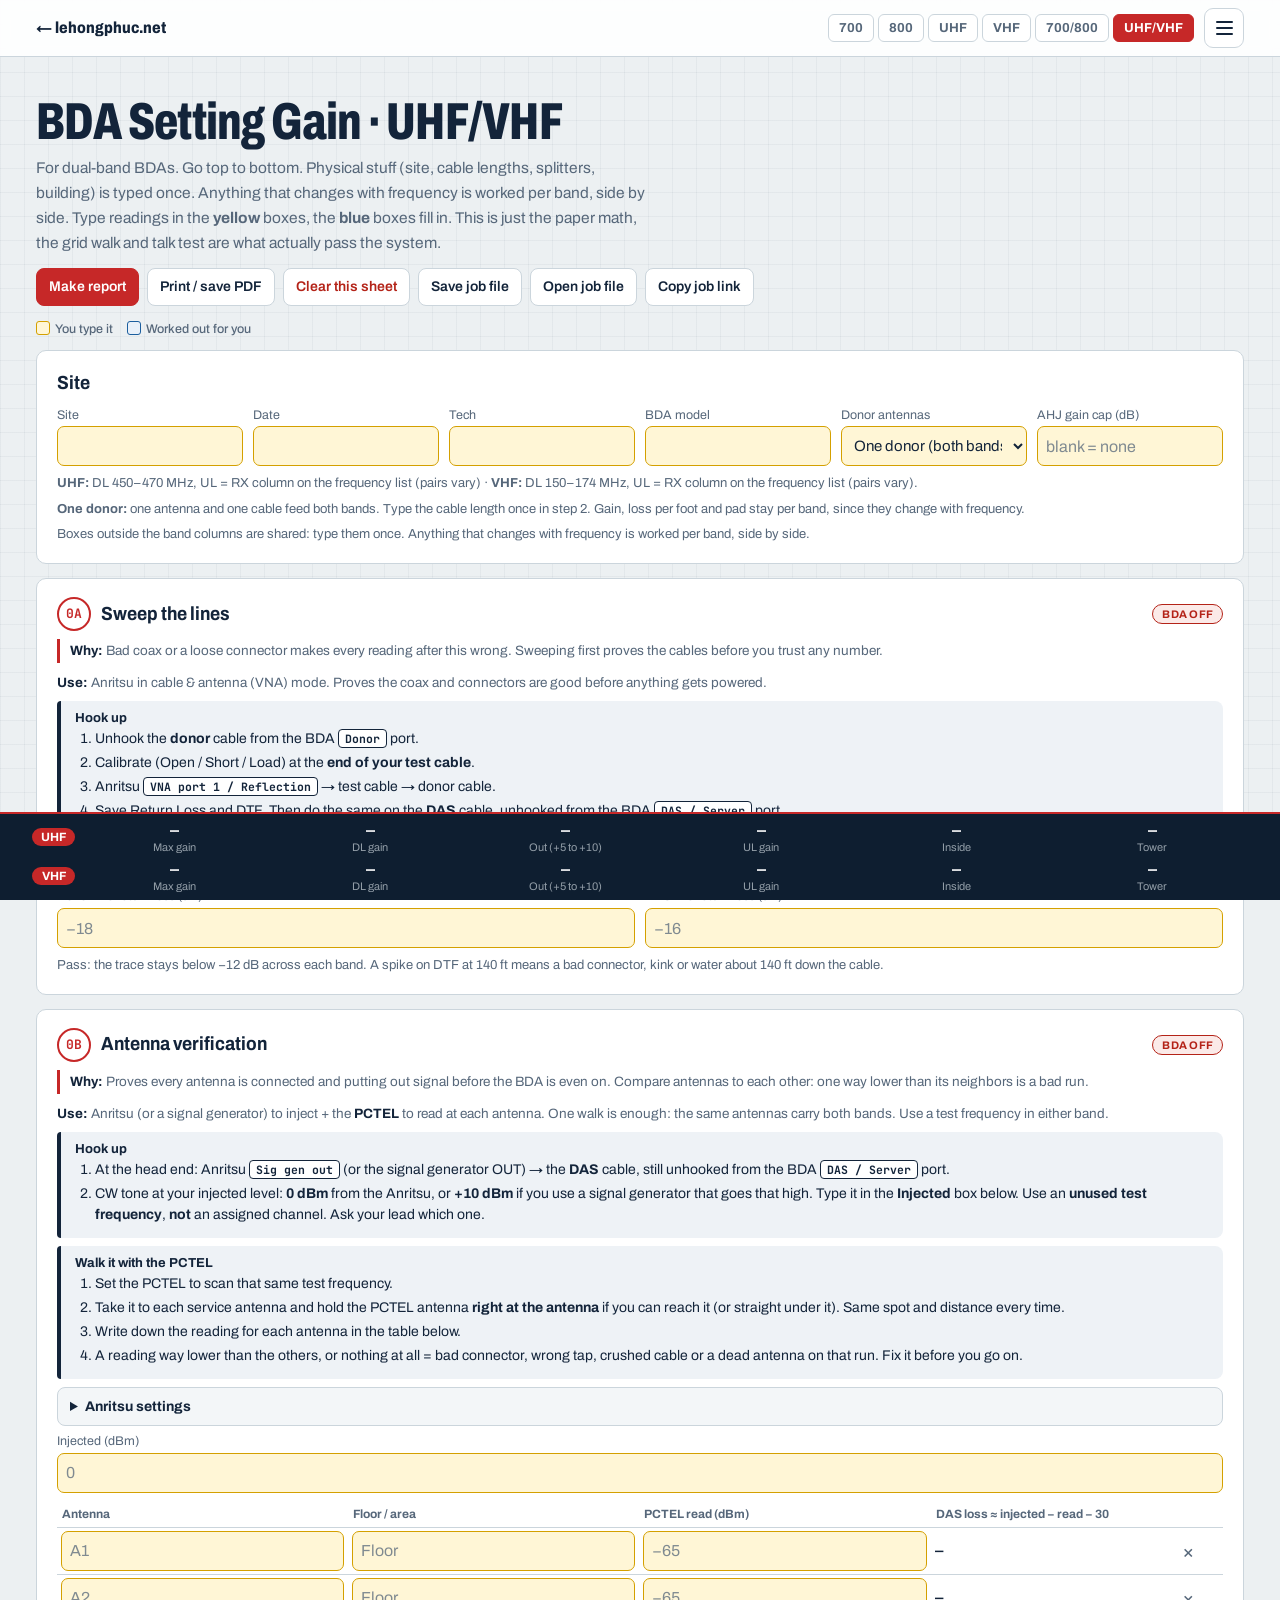
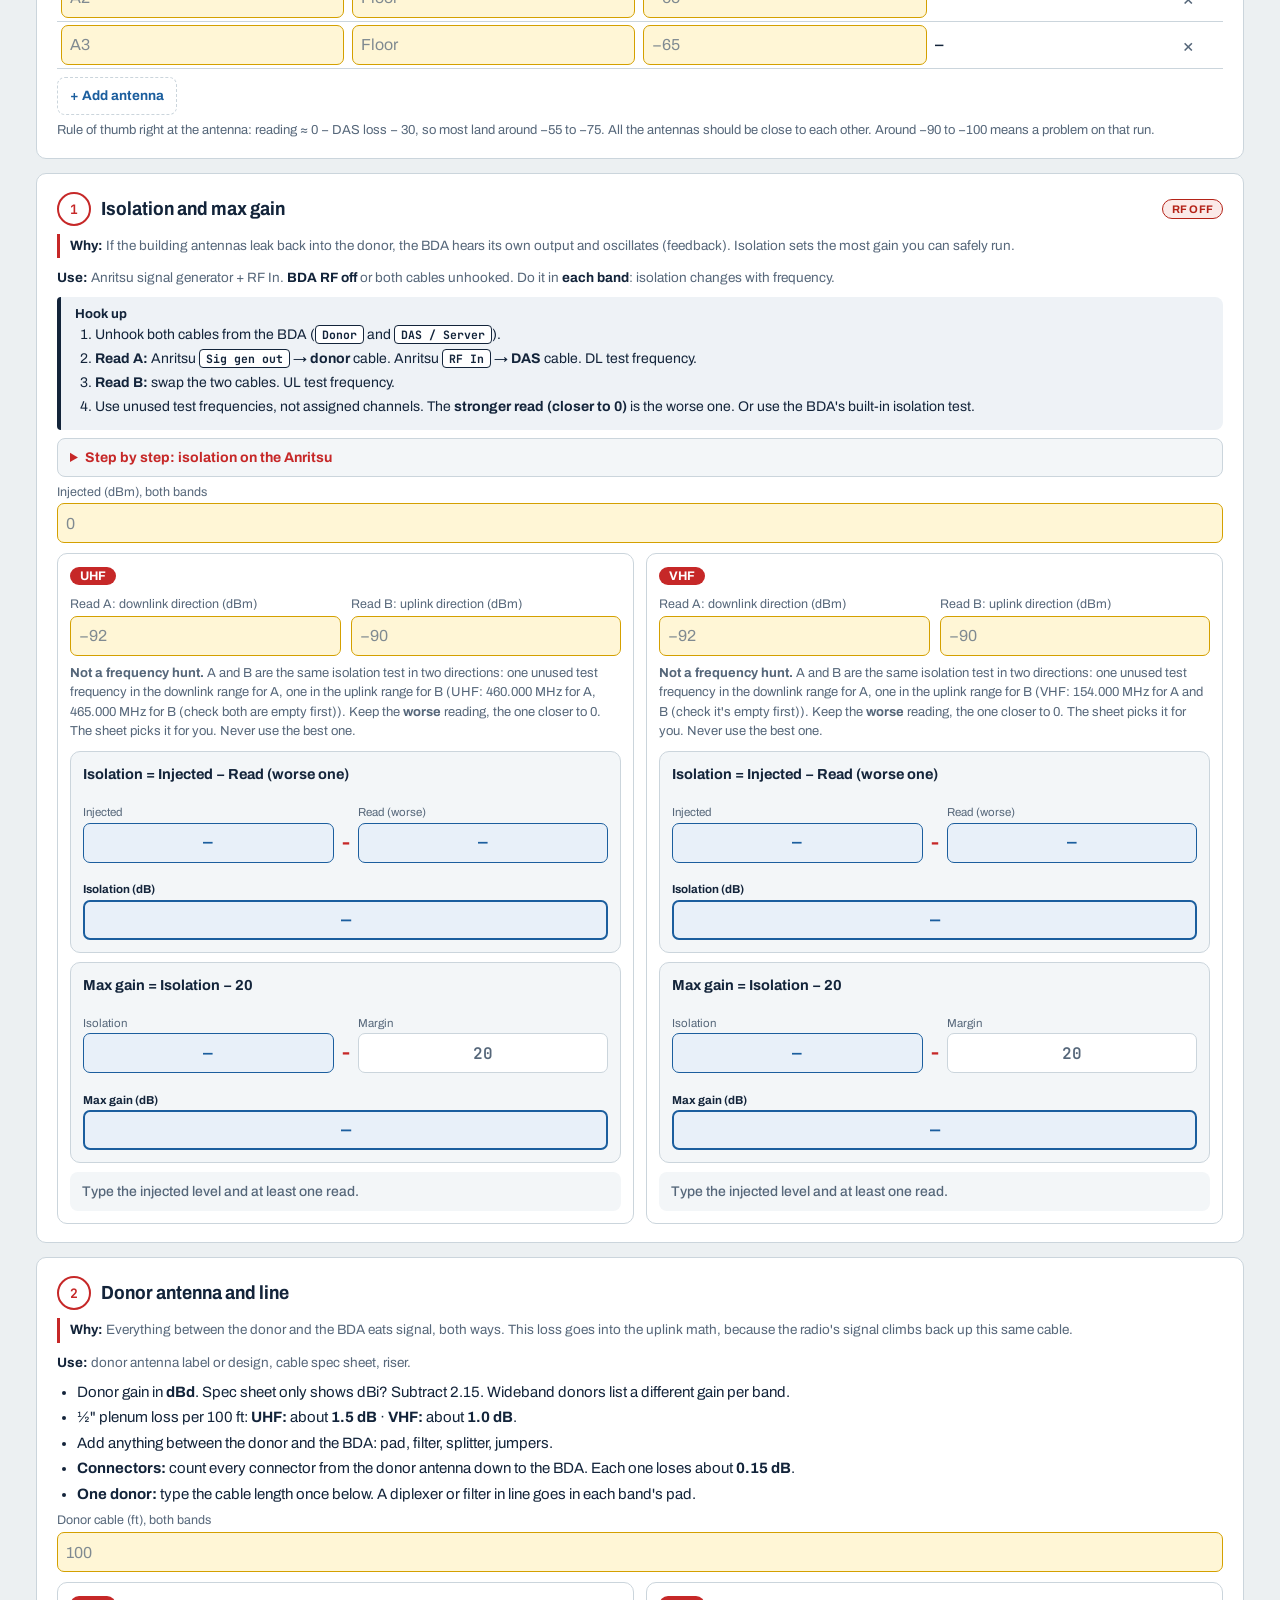
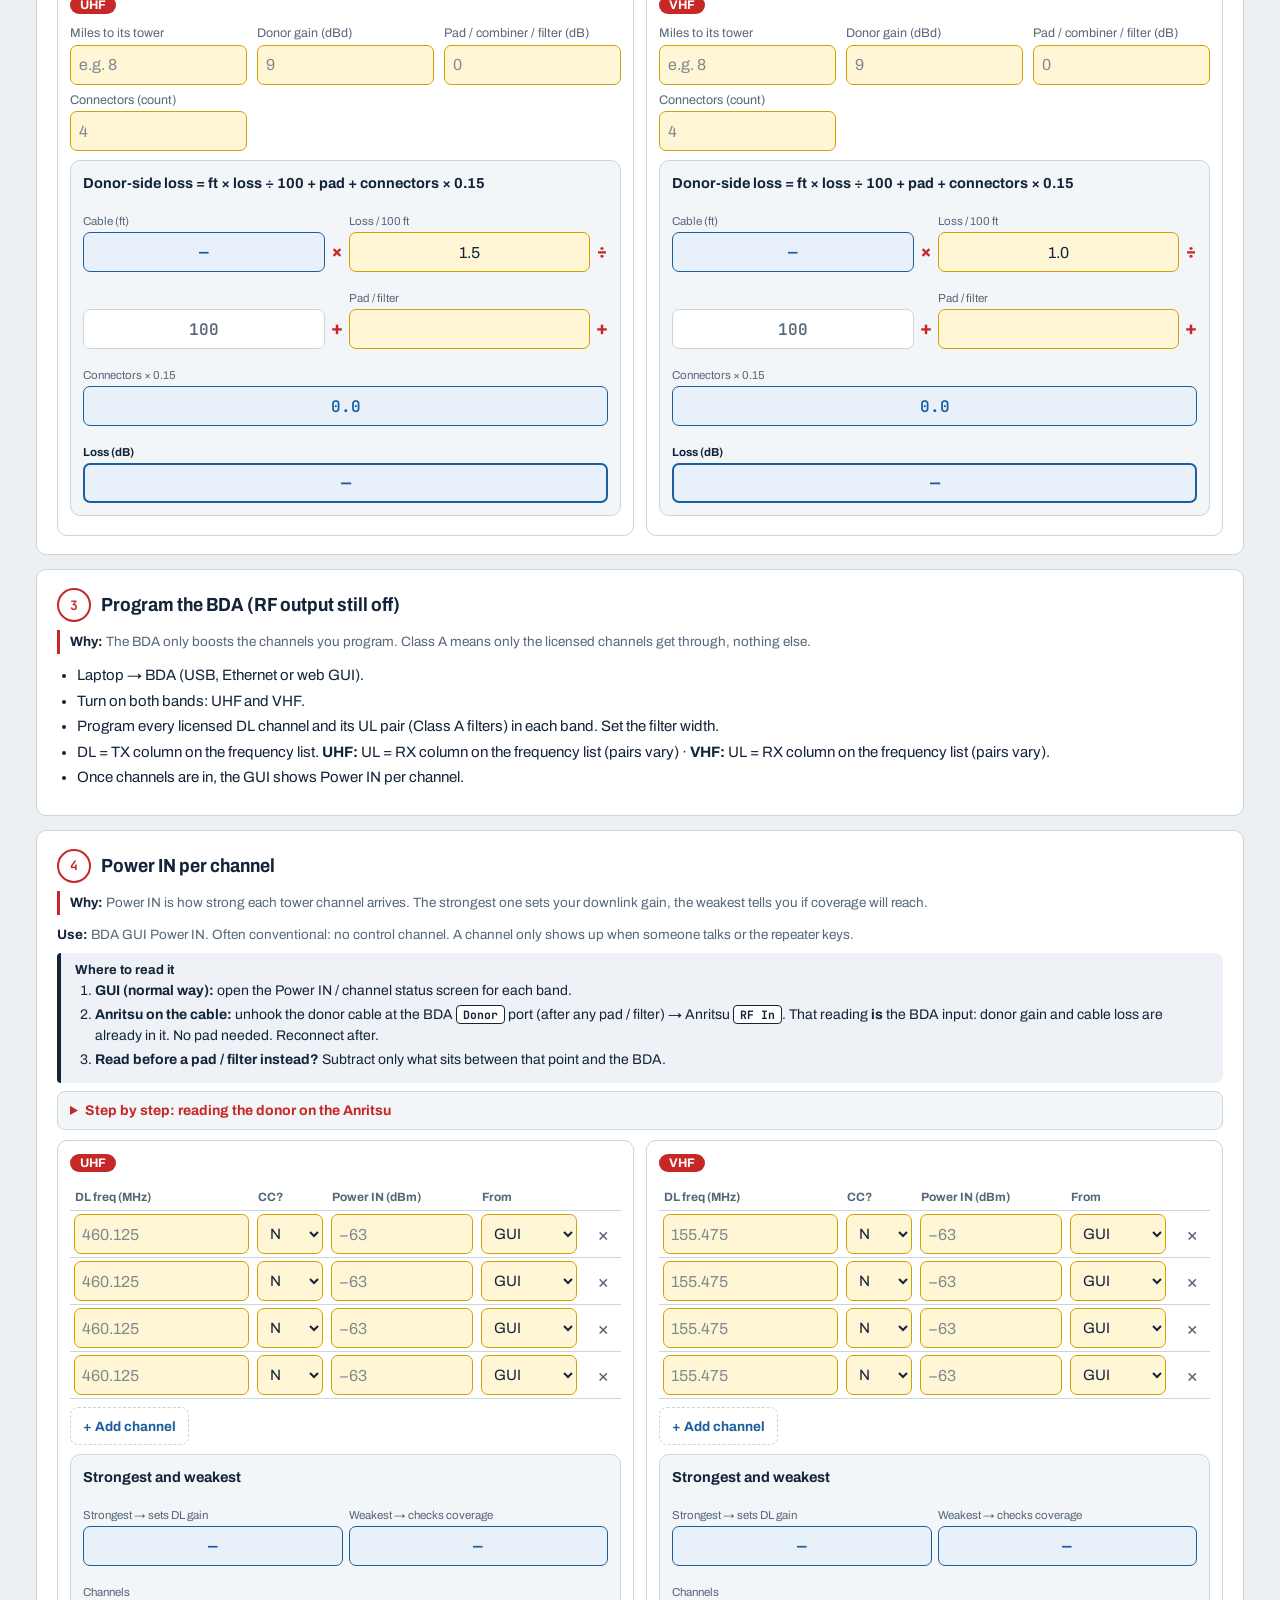
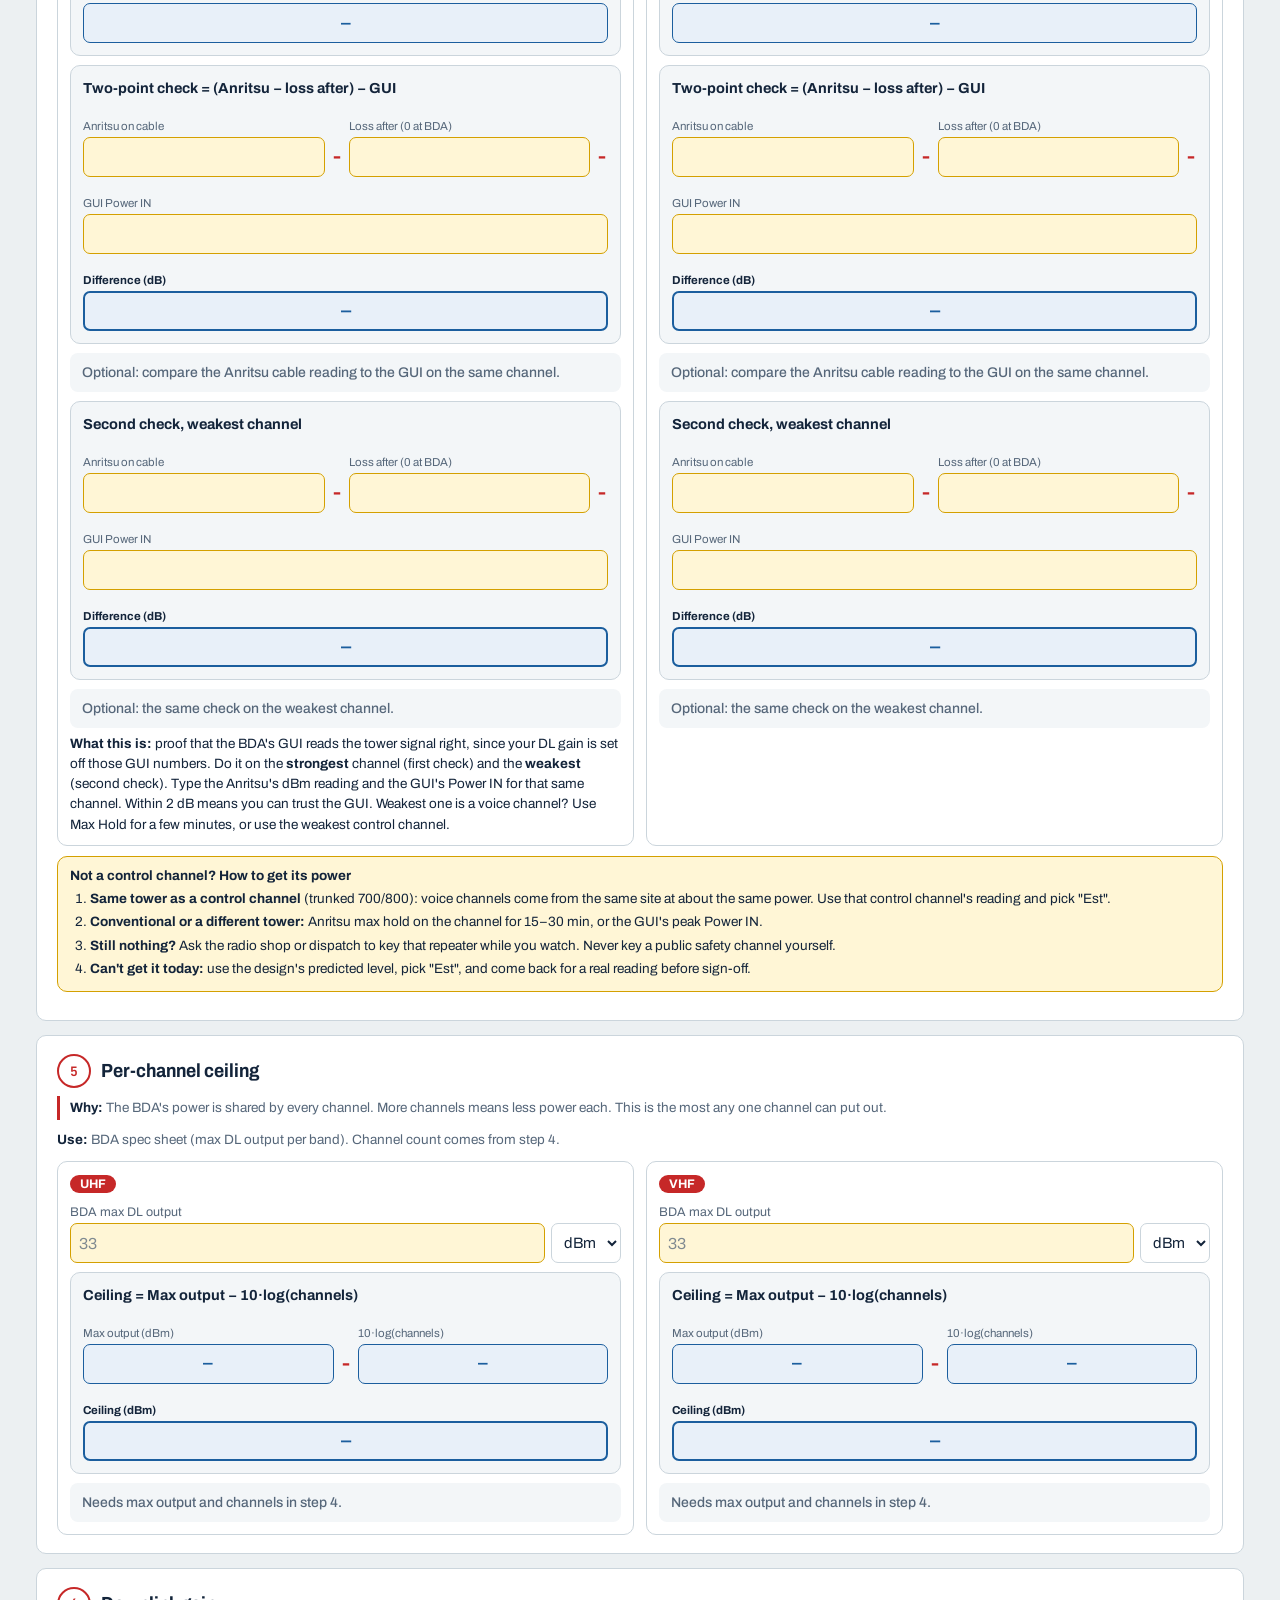
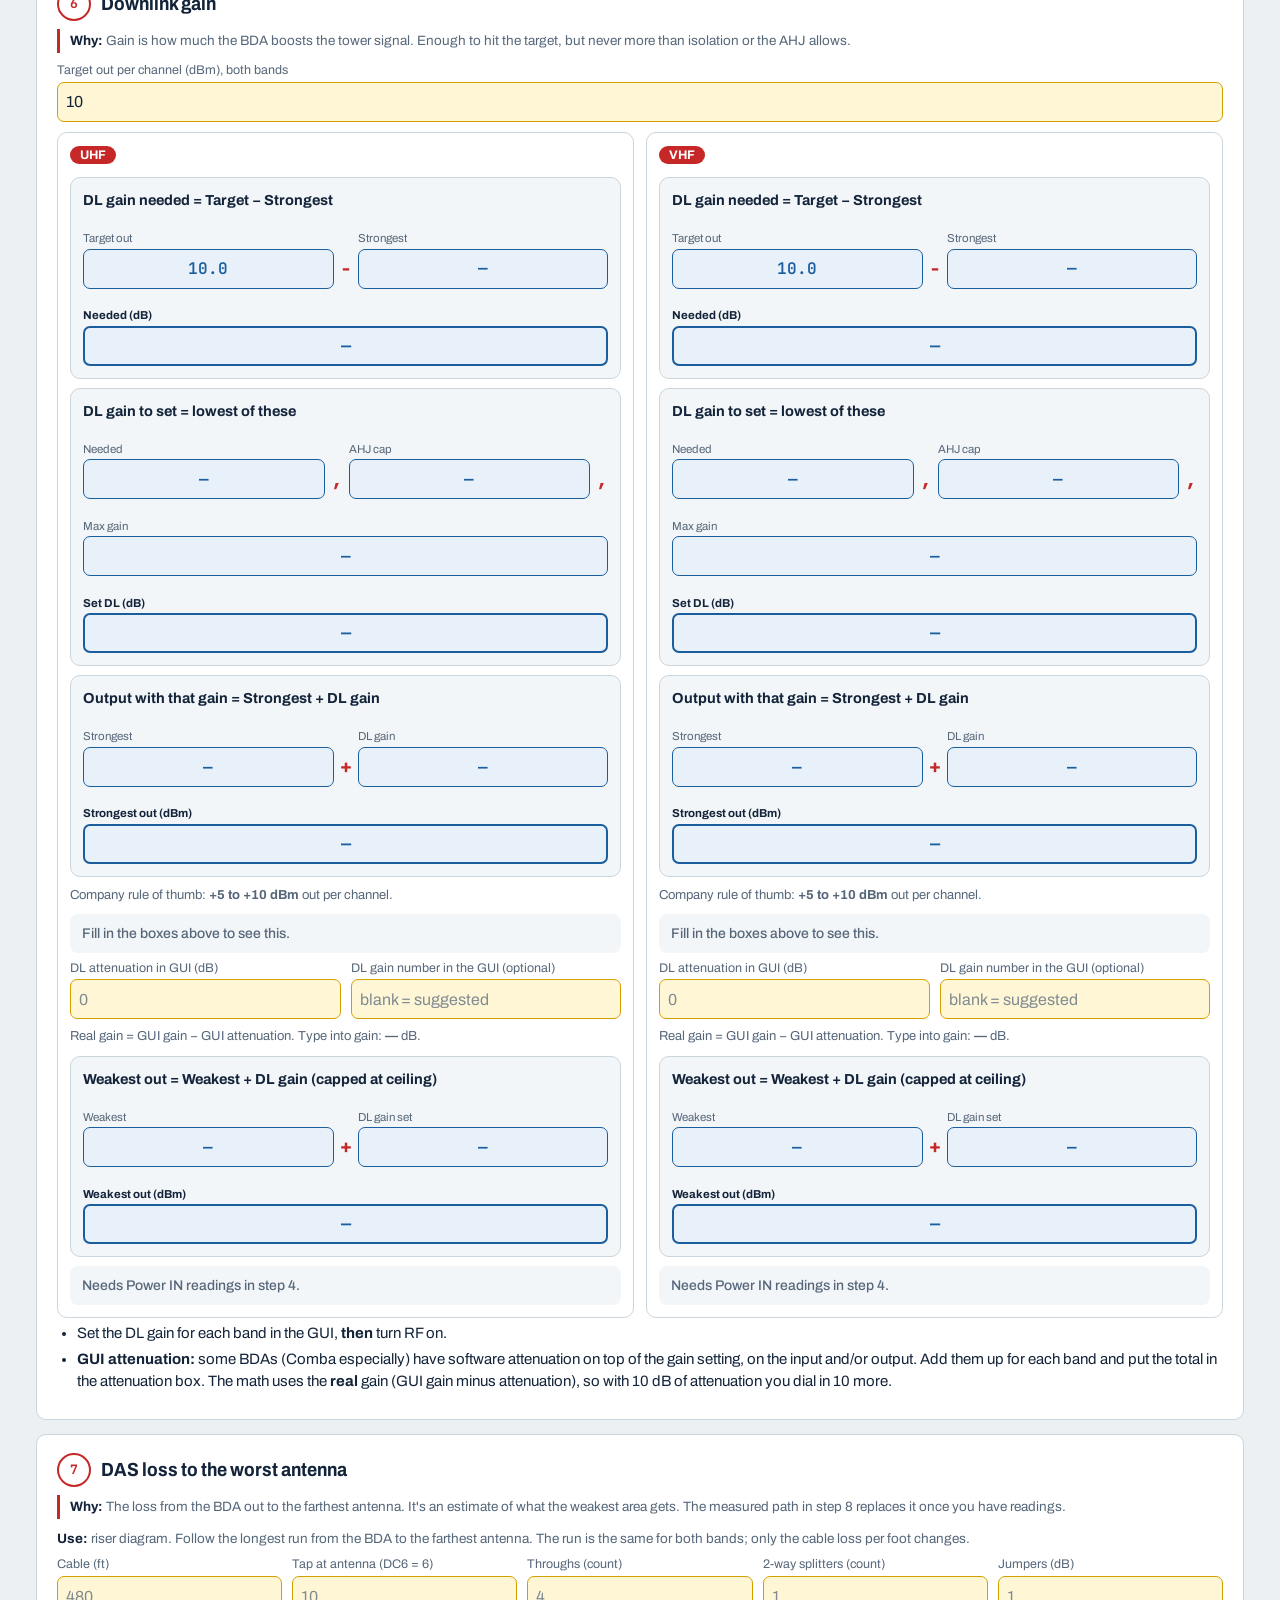
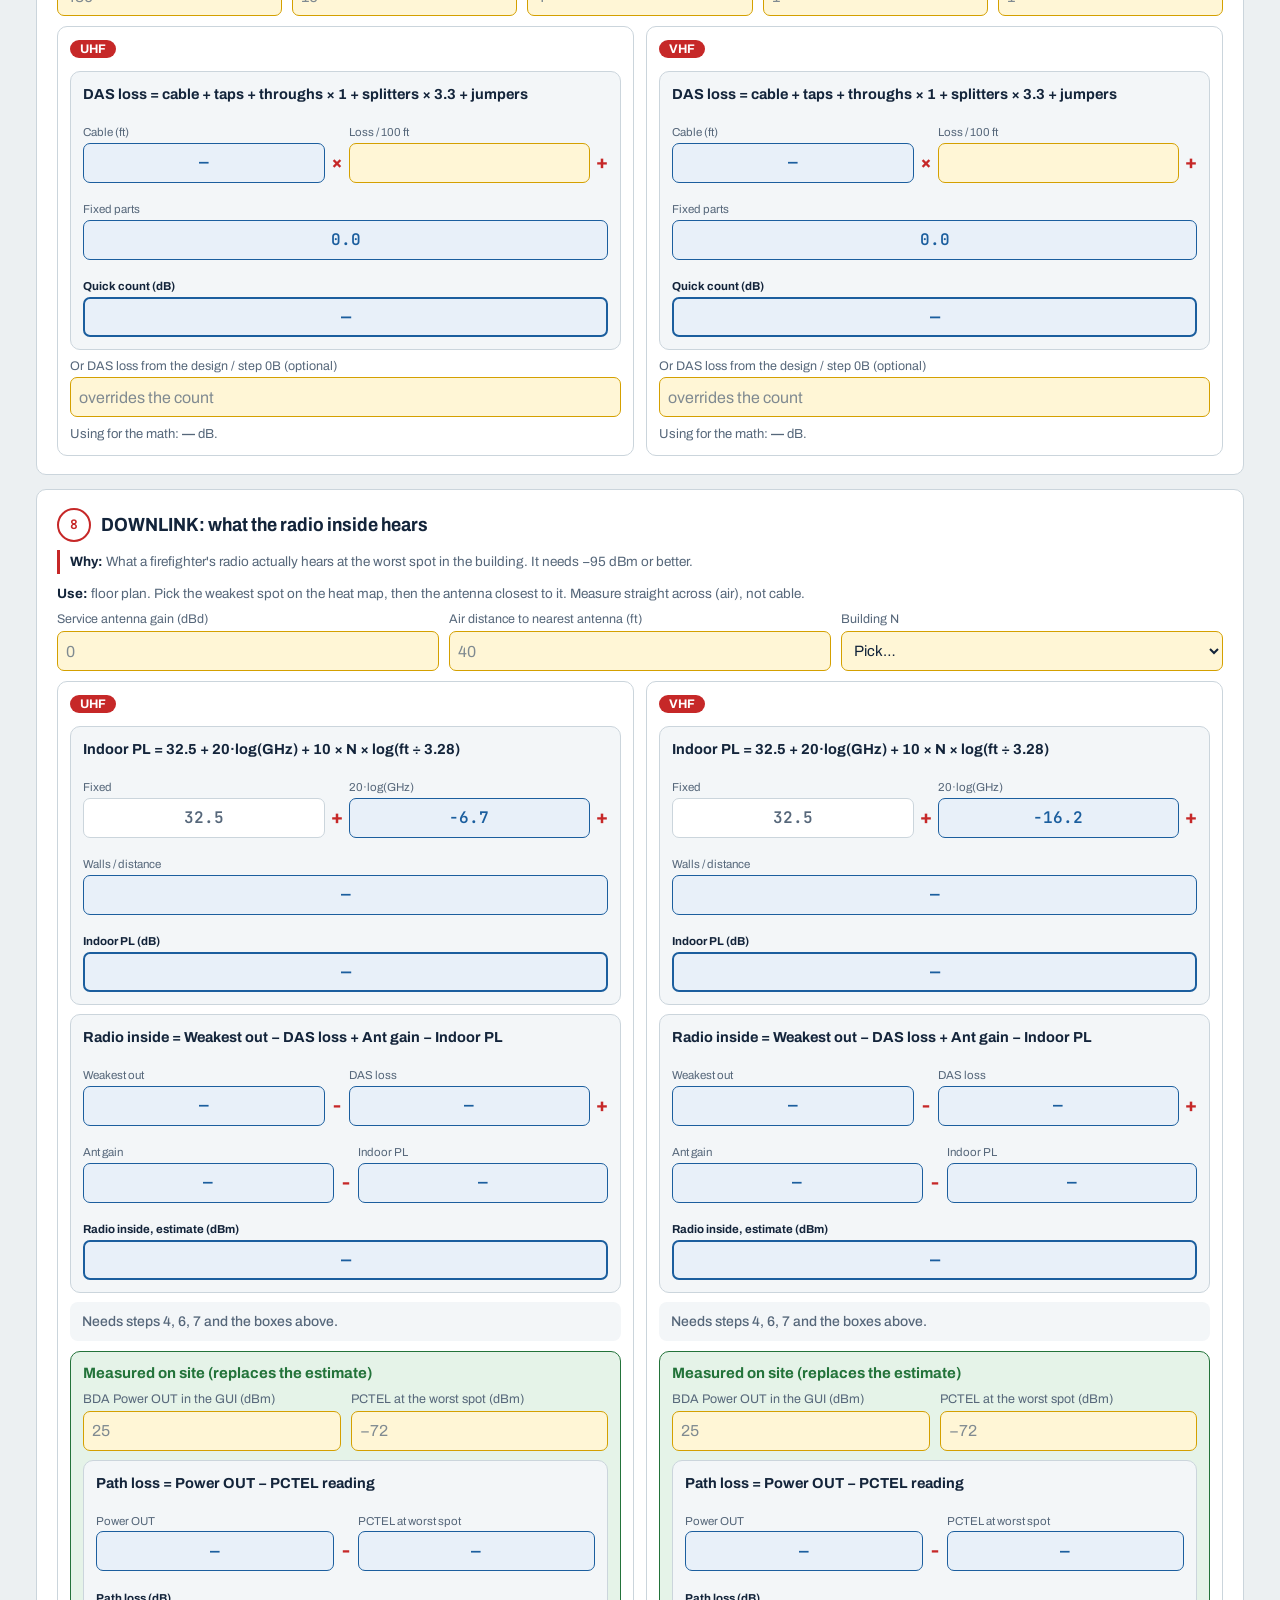
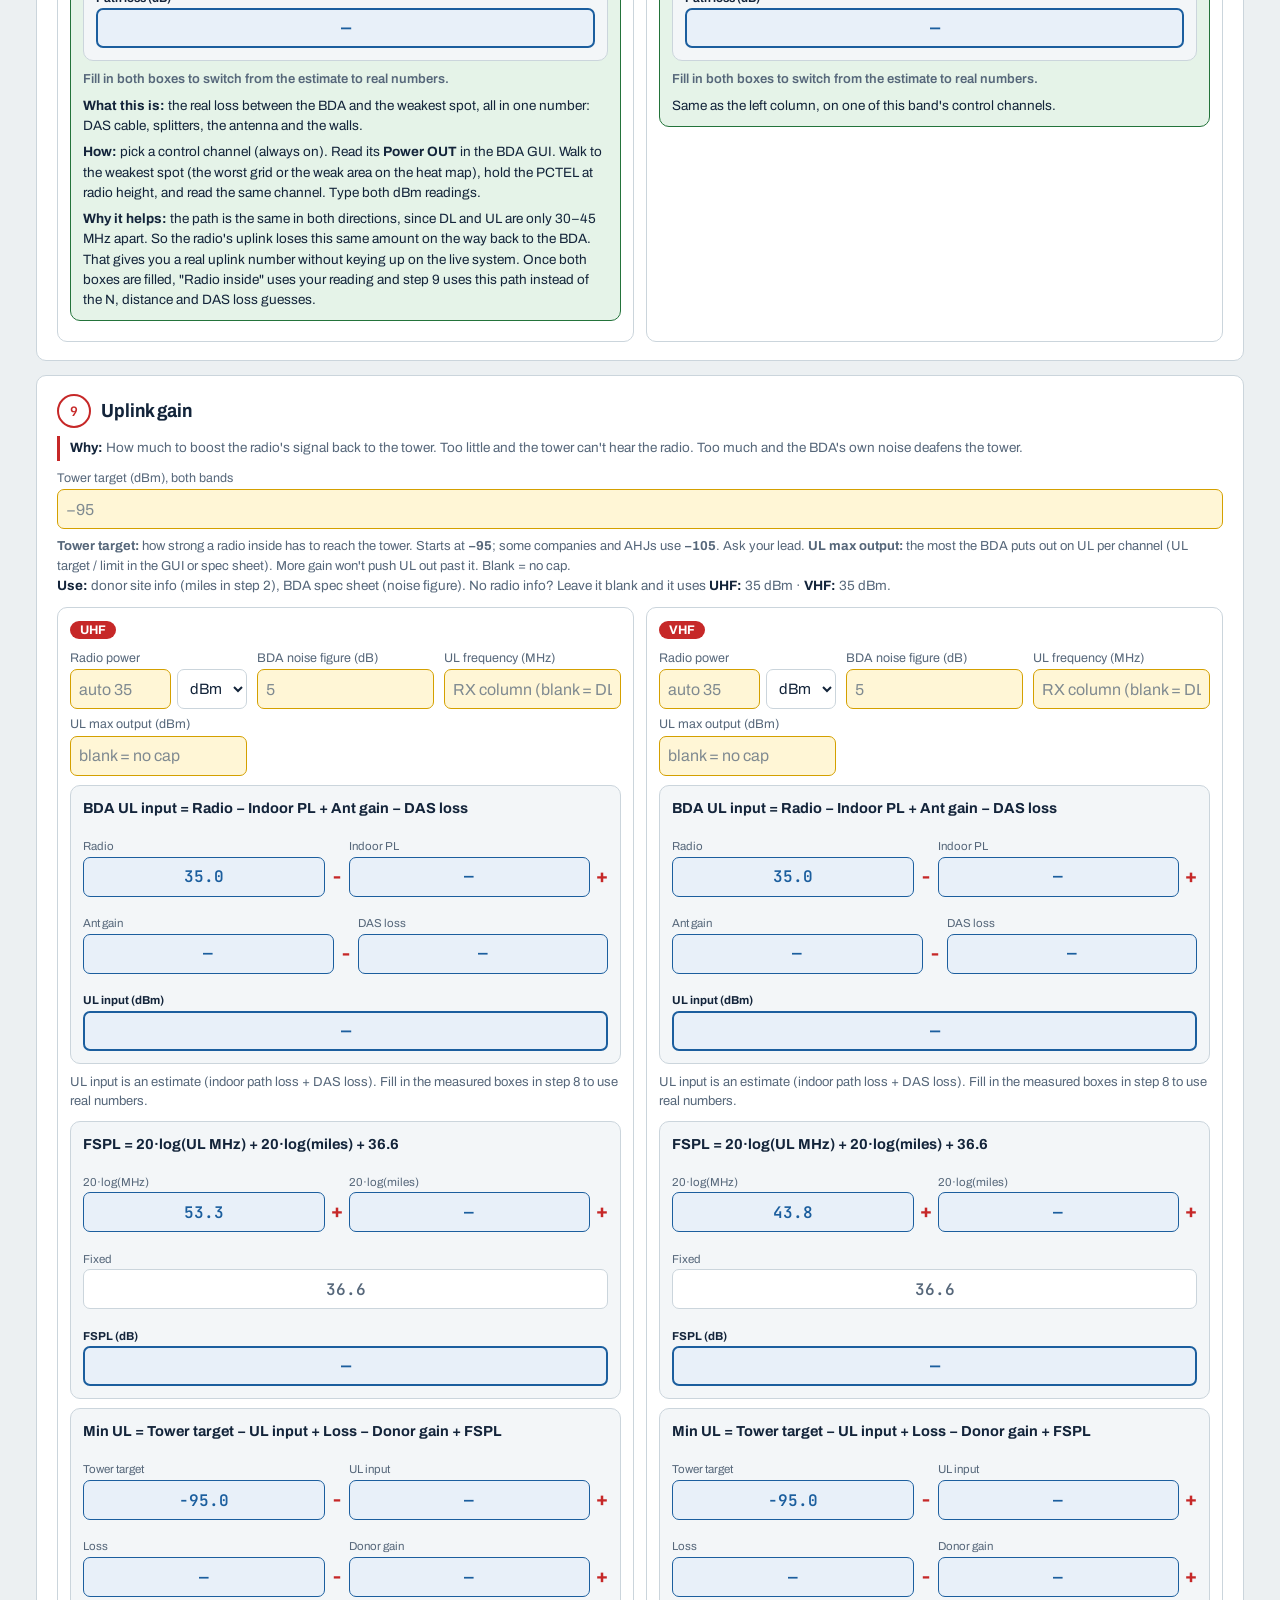
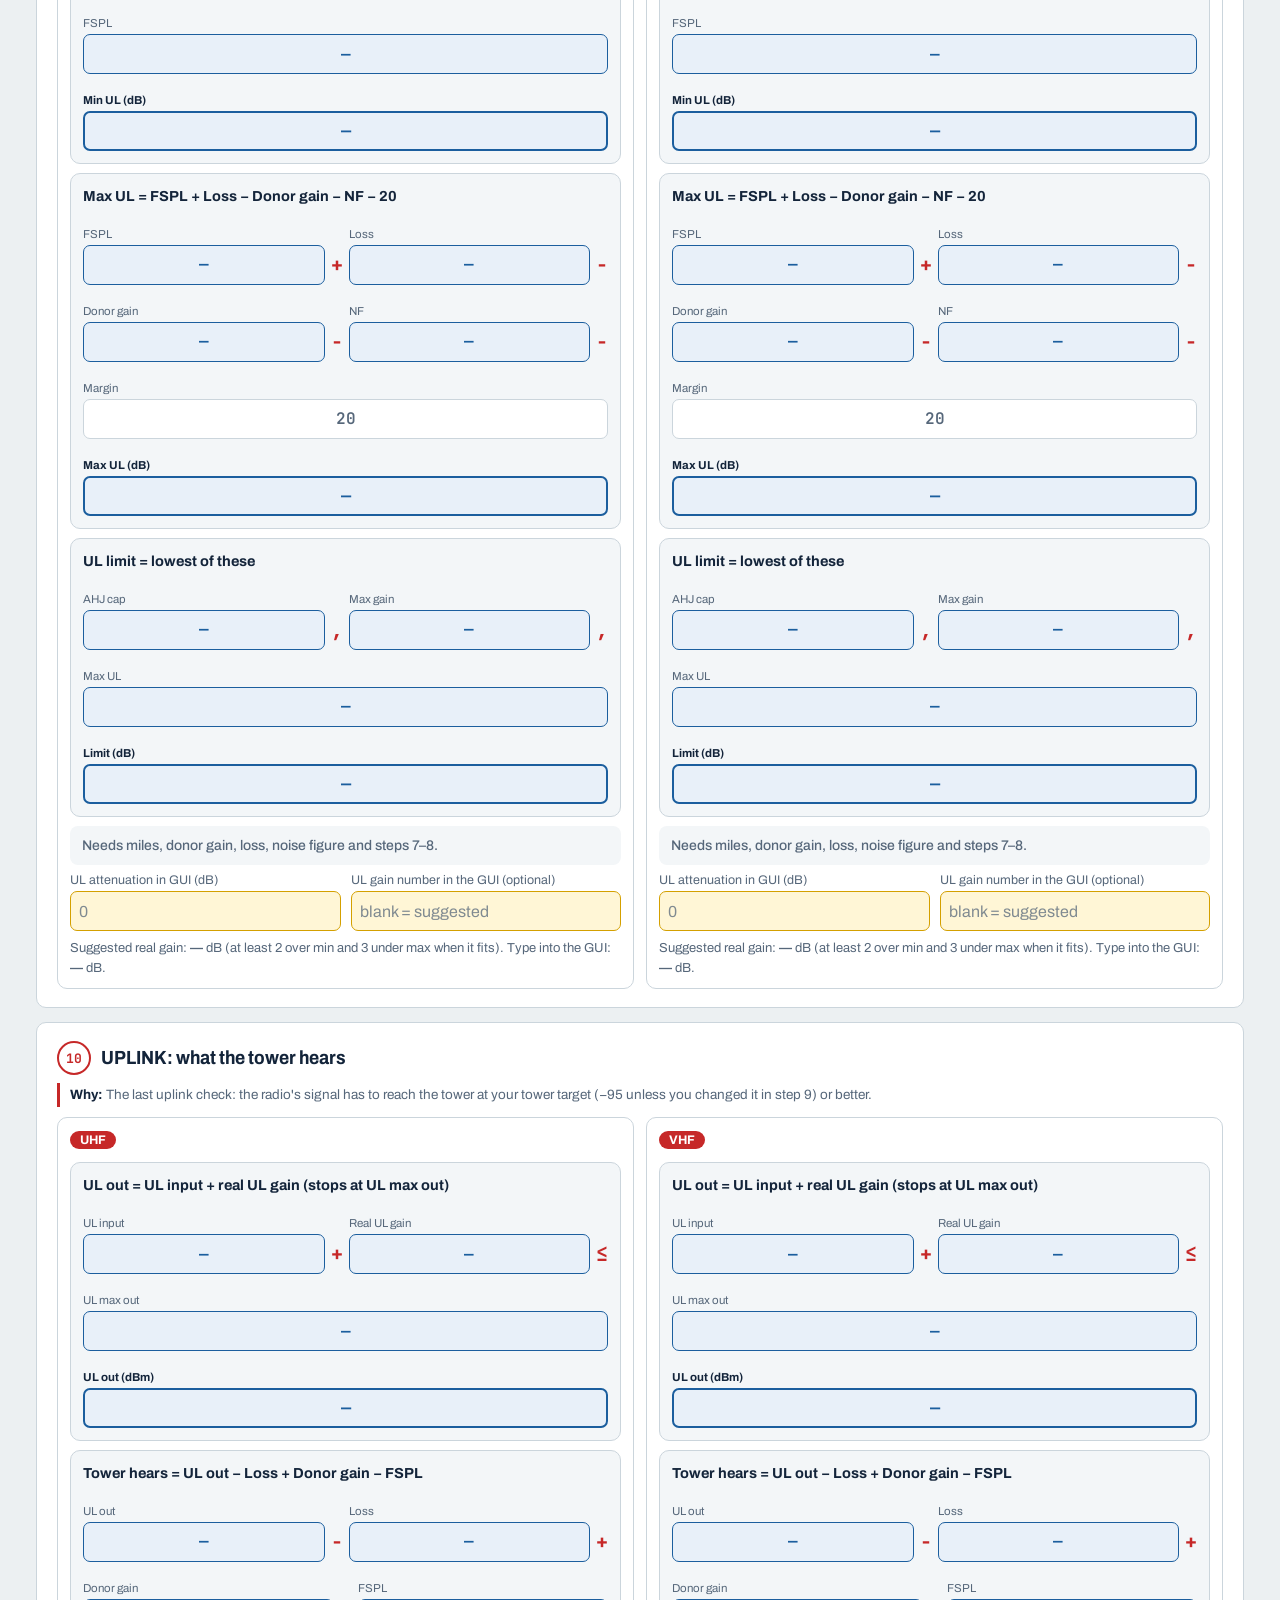
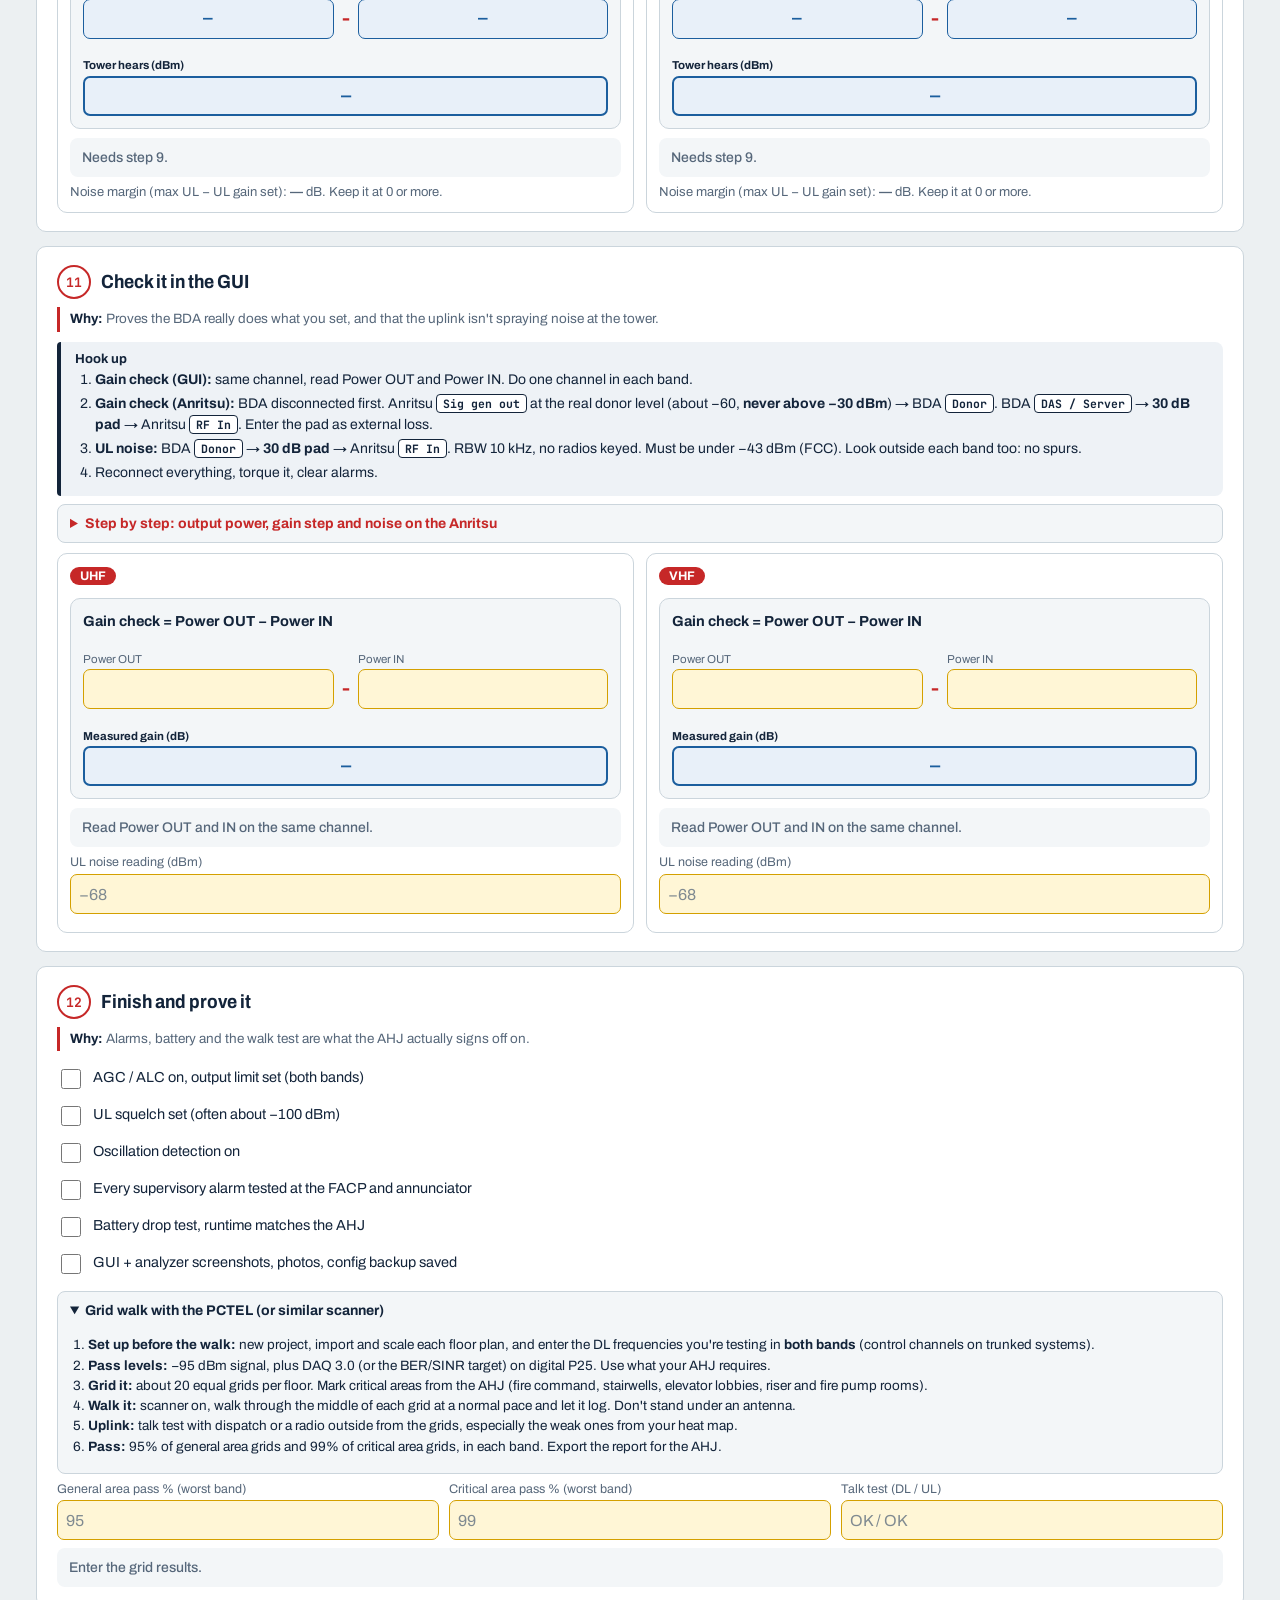
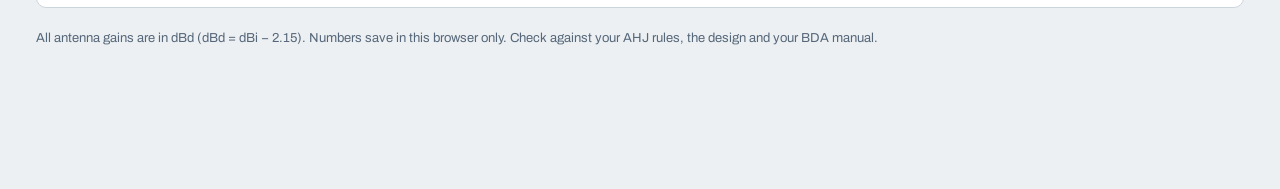
<file: uhf-vhf/index.html>
<!doctype html>
<html lang="en">
<head>
<meta charset="utf-8">
<meta name="viewport" content="width=device-width, initial-scale=1, viewport-fit=cover">
<title>BDA Setting Gain · UHF/VHF</title>
<meta name="description" content="Step-by-step dual-band BDA commissioning worksheet for UHF/VHF: shared readings typed once, each band worked side by side.">
<link rel="preconnect" href="https://fonts.googleapis.com">
<link rel="preconnect" href="https://fonts.gstatic.com" crossorigin>
<link rel="stylesheet" href="https://fonts.googleapis.com/css2?family=IBM+Plex+Sans:wght@400;500;600;700&family=IBM+Plex+Mono:wght@500;600&display=swap">
<style>
:root{
  --bg:#f3f5f6; --card:#fff; --ink:#151b20; --muted:#5d6b75; --line:#d5dce0; --soft:#f6f8f9;
  --in-bg:#fff8e6; --in-line:#d9a520; --calc-bg:#eaf1fa; --calc:#1f5fa8; --accent:#cf5d16;
  --hook-bg:#eef2f6; --ok:#2e7a33; --ok-bg:#e9f5ea; --bad:#b3261e; --bad-bg:#fbecea; --warn:#8a6100; --warn-bg:#fdf3dc;
  --sans:"IBM Plex Sans",system-ui,-apple-system,"Segoe UI",sans-serif; --mono:"IBM Plex Mono",ui-monospace,Menlo,monospace;
}
@media (prefers-color-scheme: dark){:root{
  --bg:#0f1418; --card:#171e24; --ink:#e6ecef; --muted:#9aa8b1; --line:#2a343b; --soft:#1b2329;
  --in-bg:#2a2412; --in-line:#c99a1e; --calc-bg:#182838; --calc:#7fb6f2; --accent:#f08a46;
  --hook-bg:#1c252c; --ok:#79c77d; --ok-bg:#16291a; --bad:#f08a80; --bad-bg:#33191a; --warn:#e2b552; --warn-bg:#2e2510; color-scheme:dark}}
*{box-sizing:border-box}
body{margin:0;background:var(--bg);color:var(--ink);font:15px/1.5 var(--sans)}
a{color:var(--calc)}
.wrap{max-width:900px;margin:0 auto;padding:18px max(16px,env(safe-area-inset-left,0px)) 90px}
/* top */
.top{position:sticky;top:0;z-index:20;background:color-mix(in srgb,var(--bg) 92%,transparent);backdrop-filter:blur(8px);border-bottom:1px solid var(--line)}
.top .in{max-width:900px;margin:0 auto;padding:8px max(16px,env(safe-area-inset-left,0px));display:flex;align-items:center;gap:10px}
.top .home{font-weight:700;text-decoration:none;color:var(--ink);margin-right:auto;white-space:nowrap}
.bands{display:flex;gap:4px}
.bands a{font:600 13px var(--mono);text-decoration:none;color:var(--muted);border:1px solid var(--line);border-radius:7px;padding:5px 9px;background:var(--card)}
.bands a[aria-current="page"]{background:var(--ink);color:var(--card);border-color:var(--ink)}
.burger{flex:none;width:40px;height:40px;border:1px solid var(--line);border-radius:9px;background:var(--card);color:var(--ink);cursor:pointer;display:grid;place-items:center;position:relative}
.burger i,.burger i::before,.burger i::after{display:block;width:17px;height:2px;background:currentColor;border-radius:2px;position:relative}
.burger i::before,.burger i::after{content:"";position:absolute;left:0}.burger i::before{top:-6px}.burger i::after{top:6px}
.menu{position:absolute;right:max(16px,env(safe-area-inset-right,0px));top:54px;width:min(300px,calc(100vw - 32px));background:var(--card);border:1px solid var(--line);border-radius:12px;padding:8px;box-shadow:0 10px 30px rgba(0,0,0,.18);display:none}
.menu.open{display:block}
.menu .lbl{font:500 11px var(--mono);letter-spacing:.12em;text-transform:uppercase;color:var(--muted);padding:8px 10px 4px}
.menu a{display:block;padding:9px 10px;border-radius:8px;text-decoration:none;color:var(--ink)}
.menu a:hover{background:var(--soft)} .menu a small{display:block;color:var(--muted);font-size:12.5px}
@media (max-width:560px){.bands{display:none}}
header h1{font-size:clamp(26px,5vw,34px);line-height:1.1;margin:14px 0 4px}
header p{color:var(--muted);margin:0 0 12px;max-width:68ch}
.tools{display:flex;gap:8px;flex-wrap:wrap;margin:0 0 14px}
.tools button{font:600 14px var(--sans);min-height:38px;padding:6px 12px;border-radius:8px;border:1px solid var(--line);background:var(--card);color:var(--ink);cursor:pointer}
.tools button.danger{color:var(--bad)}.tools button.primary{background:var(--accent);color:#fff;border-color:var(--accent)}
.legend{display:flex;gap:14px;flex-wrap:wrap;font-size:12.5px;color:var(--muted);margin-bottom:12px}
.legend span::before{content:"";display:inline-block;width:12px;height:12px;border-radius:3px;margin-right:5px;vertical-align:-2px}
.legend .l1::before{background:var(--in-bg);border:1.5px solid var(--in-line)} .legend .l2::before{background:var(--calc-bg);border:1.5px solid var(--calc)}
/* cards */
.card{background:var(--card);border:1px solid var(--line);border-radius:12px;padding:14px 16px;margin-bottom:12px}
.card h2{font-size:17px;margin:0 0 6px;display:flex;align-items:center;gap:9px;flex-wrap:wrap}
.card h2 .n{display:inline-grid;place-items:center;min-width:30px;height:26px;padding:0 6px;border-radius:6px;background:var(--ink);color:var(--card);font:600 13px var(--mono)}
.tag{margin-left:auto;font:600 11px var(--mono);border:1px solid var(--line);border-radius:999px;padding:2px 8px;color:var(--muted)}
.tag.off{color:var(--bad);border-color:var(--bad)}
.use{font-size:13.5px;color:var(--muted);margin:0 0 8px}.use b{color:var(--ink)}
.ins{margin:4px 0 8px;padding-left:20px}.ins li{margin:3px 0}
.hook{background:var(--hook-bg);border-left:4px solid var(--ink);border-radius:6px;padding:8px 12px;margin:8px 0;font-size:14px}
.hook .t{font:600 11.5px var(--mono);letter-spacing:.08em;text-transform:uppercase;margin-bottom:3px}
.hook ol{margin:0;padding-left:20px}.hook li{margin:3px 0}
details.how{border:1px solid var(--line);border-radius:8px;margin:8px 0;background:var(--soft)}
details.how summary{cursor:pointer;padding:8px 12px;font-weight:600;font-size:14px}
details.how .b{padding:0 12px 10px;font-size:13.5px}
table.set{border-collapse:collapse;width:100%;font-size:13px}
table.set td{border-top:1px solid var(--line);padding:5px 6px;vertical-align:top}
table.set td:first-child{font-weight:600;width:34%}
.port{display:inline-block;border:1.4px solid currentColor;border-radius:4px;padding:0 5px;font:600 12px var(--mono);white-space:nowrap}
/* fields */
.fields{display:grid;grid-template-columns:repeat(auto-fit,minmax(150px,1fr));gap:8px 10px;margin:8px 0}
.fld{display:flex;flex-direction:column;gap:3px;min-width:0}
.fld label{font-size:12.5px;color:var(--muted);line-height:1.25}
.fld .row{display:flex;gap:6px}
input,select{font:16px var(--mono);min-height:40px;width:100%;min-width:0;padding:6px 8px;border-radius:7px;border:1.5px solid var(--in-line);background:var(--in-bg);color:var(--ink)}
select{font-family:var(--sans);font-size:15px}
.fld .row select{width:auto;flex:none;border-color:var(--line);background:var(--card)}
input::placeholder{color:var(--muted);opacity:.75}
/* equations */
.eq{border:1.5px dashed var(--line);border-radius:10px;padding:9px 10px;margin:9px 0;background:var(--soft)}
.eq .f{font-weight:600;font-size:14px;margin-bottom:6px}
.eq .row{display:flex;align-items:flex-end;gap:6px}
.eq .cell{flex:1 1 0;min-width:0;display:flex;flex-direction:column;gap:3px}
.eq .cell .lb{font-size:11.5px;color:var(--muted);line-height:1.2;min-height:28px;display:flex;align-items:flex-end}
.eq .cell .v{min-height:40px;border-radius:7px;display:flex;align-items:center;justify-content:center;font:600 16px var(--mono);border:1.5px solid var(--line);background:var(--card);padding:0 4px;overflow:hidden;white-space:nowrap}
.eq .cell .v.calc{background:var(--calc-bg);border-color:var(--calc);color:var(--calc)}
.eq .cell .v.fixed{color:var(--muted)}
.eq .cell input{text-align:center}
.eq .cell.res .v{border-width:2.5px;border-color:var(--calc);background:var(--calc-bg);color:var(--calc);font-size:17px}
.eq .cell.res .lb{font-weight:700;color:var(--ink)}
.eq .op{flex:none;font:700 20px var(--mono);padding-bottom:7px;width:16px;text-align:center;color:var(--muted)}
@media (max-width:640px){
  .eq .row{flex-wrap:wrap}
  .eq .cell{flex:1 1 calc(50% - 24px)}
  .eq .op{width:12px}
  .eq .cell.res{flex-basis:100%}
  .eq .op.eqs{display:none}
}
.verdict{border-radius:8px;padding:7px 10px;font-weight:600;font-size:14px;margin:8px 0 2px}
.verdict.ok{background:var(--ok-bg);color:var(--ok)} .verdict.bad{background:var(--bad-bg);color:var(--bad)} .verdict.warn{background:var(--warn-bg);color:var(--warn)} .verdict.na{background:var(--soft);color:var(--muted);font-weight:500}
.note{font-size:13px;color:var(--muted);margin:6px 0 0}
.rule{border:1.5px solid var(--in-line);background:var(--in-bg);border-radius:8px;padding:9px 12px;margin:10px 0;font-size:13.5px}
.rule b.t{display:block;margin-bottom:3px}
.rule ol{margin:0;padding-left:20px}.rule li{margin:3px 0}
/* tables */
.tw{overflow-x:auto;margin:8px 0}
table.grid{border-collapse:collapse;width:100%;min-width:520px}
table.grid th{font-size:12px;text-align:left;color:var(--muted);font-weight:600;padding:4px 5px;border-bottom:1px solid var(--line)}
table.grid td{padding:3px 4px;border-bottom:1px solid var(--line)}
table.grid td.out{font:600 14px var(--mono);white-space:nowrap}
table.grid .x{border:0;background:none;color:var(--muted);font-size:20px;cursor:pointer;min-height:36px;min-width:36px}
button.add{font:600 13.5px var(--sans);border:1px dashed var(--line);background:none;color:var(--calc);border-radius:8px;padding:7px 12px;cursor:pointer;min-height:38px}
.chk{display:flex;gap:9px;align-items:flex-start;padding:6px 0;font-size:14.5px}
.chk input{width:20px;height:20px;min-height:0;flex:none;margin-top:2px;accent-color:var(--ok)}
/* result bar */
#bar{position:fixed;left:0;right:0;bottom:0;z-index:15;background:var(--card);border-top:1px solid var(--line);box-shadow:0 -6px 18px rgba(0,0,0,.1)}
#bar .in{max-width:900px;margin:0 auto;display:grid;grid-template-columns:repeat(6,minmax(0,1fr));gap:4px;padding:7px max(12px,env(safe-area-inset-left,0px)) calc(7px + env(safe-area-inset-bottom,0px))}
#bar div{text-align:center;font-size:11px;color:var(--muted);line-height:1.2}
#bar b{display:block;font:600 15px var(--mono);color:var(--ink)}
#bar .ok b{color:var(--ok)} #bar .bad b{color:var(--bad)}#bar .warn b{color:#B7791F}@media (max-width:640px){#bar .rg{display:none}}@media (max-width:420px){#bar b{font-size:13px}#bar div{font-size:10px}#bar .in{gap:2px;padding-left:6px;padding-right:6px}}
footer{font-size:13px;color:var(--muted);margin-top:20px}
:focus-visible{outline:2px solid var(--calc);outline-offset:2px}
@media print{
  .top,#bar,.tools,button.add,table.grid .x{display:none!important}
  body{background:#fff;color:#000;font-size:11px}
  .card{break-inside:avoid;border-color:#999}
  details.how{display:none}
  .wrap{padding:0}
}
</style>
<style id="look-refresh">
@import url('https://fonts.googleapis.com/css2?family=Archivo:wdth,wght@62..125,400..800&family=JetBrains+Mono:wght@500;600;700&display=swap');
/* ===== Look refresh: riser-drawing blueprint, fire-red callouts. Styling only, no content changes. ===== */
:root{
  --bg:#ECF0F2; --card:#FFFFFF; --paper:#FFFFFF; --ink:#13243A; --muted:#56677A; --line:#CBD5DC; --soft:#F3F6F8; --fixed-bg:#F1F4F6;
  --accent:#C62828; --signal:#C62828; --link:#1B5E9E; --calc:#1B5E9E; --ans:#1B5E9E; --calc-bg:#E8F0F9; --ans-bg:#E8F0F9;
  --in-bg:#FFF6D6; --in-line:#D4A000; --hook-bg:#EEF2F6;
  --ok:#23733A; --ok-bg:#E5F3E8; --bad:#B42318; --bad-bg:#FBEAE8; --warn:#8A5A00; --warn-bg:#FDF2D8;
  --gain:#23733A; --gain-bg:#EAF5EC; --loss:#B42318; --loss-bg:#FBEDEB;
  --grid:rgba(19,36,58,.045); --panel:#0E1E30;
  --sans:"Archivo",system-ui,-apple-system,"Segoe UI",sans-serif; --body:var(--sans); --display:var(--sans); --font-ui:var(--sans);
  --mono:"JetBrains Mono",ui-monospace,Menlo,monospace; --font-num:var(--mono);
}
@media (prefers-color-scheme: dark){:root:not([data-theme="light"]){
  --bg:#0D1823; --card:#132131; --paper:#132131; --ink:#E4EBF1; --muted:#93A4B4; --line:#24364A; --soft:#182A3C; --fixed-bg:#192B3D;
  --accent:#F0614F; --signal:#F0614F; --link:#79B4F2; --calc:#79B4F2; --ans:#79B4F2; --calc-bg:#16293F; --ans-bg:#16293F;
  --in-bg:#2A2410; --in-line:#CDA22B; --hook-bg:#172839;
  --ok:#76C98A; --ok-bg:#15291C; --bad:#F28B7F; --bad-bg:#33191A; --warn:#E6C26B; --warn-bg:#2E2510;
  --gain:#76C98A; --gain-bg:#16291C; --loss:#F28B7F; --loss-bg:#301B1B;
  --grid:rgba(140,180,220,.05); color-scheme:dark}}
:root[data-theme="dark"]{
  --bg:#0D1823; --card:#132131; --paper:#132131; --ink:#E4EBF1; --muted:#93A4B4; --line:#24364A; --soft:#182A3C; --fixed-bg:#192B3D;
  --accent:#F0614F; --signal:#F0614F; --link:#79B4F2; --calc:#79B4F2; --ans:#79B4F2; --calc-bg:#16293F; --ans-bg:#16293F;
  --in-bg:#2A2410; --in-line:#CDA22B; --hook-bg:#172839;
  --ok:#76C98A; --ok-bg:#15291C; --bad:#F28B7F; --bad-bg:#33191A; --warn:#E6C26B; --warn-bg:#2E2510;
  --gain:#76C98A; --gain-bg:#16291C; --loss:#F28B7F; --loss-bg:#301B1B; --grid:rgba(140,180,220,.05); color-scheme:dark}
body{background-color:var(--bg);
  background-image:linear-gradient(var(--grid) 1px,transparent 1px),linear-gradient(90deg,var(--grid) 1px,transparent 1px);
  background-size:24px 24px;background-attachment:fixed;-webkit-font-smoothing:antialiased;text-rendering:optimizeLegibility}
input,select,button{font-family:var(--sans)}
a{text-underline-offset:3px}
.burger{background:var(--card)}
.menu{border-radius:10px;box-shadow:0 18px 40px -12px rgba(13,24,35,.35)}
.menu .lbl{font:700 12px/1.3 var(--sans);letter-spacing:.01em;text-transform:none;color:var(--accent)}
.menu a{font-weight:600}
.menu a small{font-weight:400}
.menu a[aria-current="page"]{background:var(--soft);box-shadow:inset 3px 0 0 var(--accent)}
@media print{body{background-image:none}}

.top{background:color-mix(in srgb,var(--card) 90%,transparent)}
.top .home{font-weight:800;font-stretch:85%;font-size:16px}
.bands a{font:700 13px var(--sans);border-radius:6px;padding:6px 10px}
.bands a[aria-current="page"]{background:var(--accent);border-color:var(--accent);color:#fff}
header h1{font-weight:800;font-stretch:72%;font-size:clamp(34px,6.5vw,52px);line-height:.95;letter-spacing:-.015em;margin:22px 0 10px}
header p{font-size:15.5px;line-height:1.6}
.tools button{font-weight:600;border-radius:8px}
.legend{font-weight:500}
.card{border-radius:10px;padding:18px 20px;margin-bottom:14px}
.card h2{font-size:19px;font-weight:700;font-stretch:90%;gap:10px;margin-bottom:10px}
.card h2 .n{background:transparent;color:var(--accent);border:2px solid var(--accent);border-radius:999px;min-width:34px;height:34px;padding:0 7px;font:700 13px var(--mono)}
.tag{font:700 11px var(--sans);letter-spacing:.02em;padding:3px 9px}
.tag.off{background:var(--bad-bg)}
.hook{border-left-color:var(--ink);border-radius:4px 8px 8px 4px;padding:10px 14px}
.hook .t{font:700 13px var(--sans);letter-spacing:0;text-transform:none;color:var(--ink)}
.port{font:700 11.5px var(--mono);border-radius:4px;padding:1px 6px;background:var(--card)}
details.how summary{font-weight:700}
.eq{border:1px solid var(--line);border-radius:10px;padding:12px;background:var(--soft)}
.eq .f{font-weight:700;font-size:14.5px}
.eq .op{color:var(--accent)}
.verdict{border-radius:8px;padding:9px 12px}
.rule{border-radius:10px}
table.grid th{font-weight:700}
button.add{font-weight:700}
#bar{background:var(--panel);border-top:2px solid var(--accent);box-shadow:none}
#bar div{color:rgba(228,235,241,.62)}
#bar b{color:#fff}
#bar .ok b{color:#7BD88F} #bar .bad b{color:#FF8A80}#bar .warn b{color:#FFD166}
footer{line-height:1.6}

.duo{display:grid;grid-template-columns:1fr 1fr;gap:12px;margin-top:10px}
.duo .col{border:1px solid var(--line);border-radius:10px;padding:10px 12px;background:var(--card);min-width:0}
.duo .bt{display:inline-block;font:700 12.5px var(--sans);background:var(--accent);color:#fff;border-radius:999px;padding:2px 10px;margin-bottom:4px}
.duo .eq .row{flex-wrap:wrap}.duo .eq .cell{flex:1 1 calc(50% - 24px)}.duo .eq .cell.res{flex-basis:100%}.duo .eq .op.eqs{display:none}.duo .eq .op{width:12px}
.duo table.grid{min-width:420px}
@media (max-width:760px){.duo{grid-template-columns:1fr}}
.wrap{padding-bottom:140px}
#bar .in{grid-template-columns:auto repeat(6,minmax(0,1fr));row-gap:6px}
#bar .bn{align-self:center;font:700 12px var(--sans);color:#fff;background:var(--accent);border-radius:999px;padding:2px 9px;text-align:center}
.jmsg{align-self:center;font-size:13.5px;font-weight:600;color:var(--ok)}
table.grid select{min-width:66px;width:100%;padding:6px 24px 6px 8px}

@media (min-width:1000px){.wrap,.top .in,#bar .in{max-width:1240px}}
.duo table.grid{min-width:0;table-layout:fixed}
.duo table.grid th:nth-child(1){width:34%}.duo table.grid th:nth-child(2){width:74px}.duo table.grid th:nth-child(3){width:28%}.duo table.grid th:nth-child(4){width:104px}.duo table.grid th:nth-child(5){width:40px}
.duo table.grid input{padding:6px 7px}

@media (max-width:560px){
  #step-4 .tw,#step-0B .tw{overflow:visible}
  #step-4 table.grid,#step-0B table.grid,.duo #step-4 table.grid{min-width:0!important;table-layout:auto}
  #step-4 table.grid tr:first-child,#step-0B table.grid tr:first-child{display:none}
  #step-4 table.grid tr,#step-0B table.grid tr{display:grid;gap:6px 8px;padding:8px 0;border-bottom:1px solid var(--line);align-items:end}
  #step-4 table.grid tr{grid-template-columns:1fr 76px 36px;grid-template-areas:"f c x" "p s s"}
  #step-0B table.grid tr{grid-template-columns:1fr 1fr 36px;grid-template-areas:"a l x" "r o o"}
  #step-4 table.grid td,#step-0B table.grid td{border:0;padding:0;display:flex;flex-direction:column;gap:3px;min-width:0}
  #step-4 table.grid td::before,#step-0B table.grid td::before{font-size:12px;color:var(--muted)}
  #step-4 td:nth-child(1){grid-area:f}#step-4 td:nth-child(1)::before{content:"DL freq (MHz)"}
  #step-4 td:nth-child(2){grid-area:c}#step-4 td:nth-child(2)::before{content:"Control ch?"}
  #step-4 td:nth-child(3){grid-area:p}#step-4 td:nth-child(3)::before{content:"Power IN (dBm)"}
  #step-4 td:nth-child(4){grid-area:s}#step-4 td:nth-child(4)::before{content:"How you got it"}
  #step-4 td:nth-child(5){grid-area:x;align-self:center}
  #step-0B td:nth-child(1){grid-area:a}#step-0B td:nth-child(1)::before{content:"Antenna"}
  #step-0B td:nth-child(2){grid-area:l}#step-0B td:nth-child(2)::before{content:"Floor / area"}
  #step-0B td:nth-child(3){grid-area:r}#step-0B td:nth-child(3)::before{content:"PCTEL read (dBm)"}
  #step-0B td:nth-child(4){grid-area:o;justify-content:flex-end}#step-0B td:nth-child(4)::before{content:"DAS loss"}
  #step-0B td:nth-child(5){grid-area:x;align-self:center}
}

.why{font-size:13.5px;color:var(--muted);margin:-2px 0 10px;border-left:3px solid var(--accent);padding:2px 0 2px 10px}
.why b{color:var(--ink)}
.measure{border:1.5px solid var(--ok);background:var(--ok-bg);border-radius:10px;padding:10px 12px;margin:10px 0}
.measure .t{display:block;color:var(--ok);margin-bottom:2px}
.explain{font-size:13.5px;margin:6px 0 0;color:var(--ink)}
.explain b{color:var(--ink)}
#m-src,[id^="m-src-"]{font-weight:600}
.guide{border-color:var(--accent)}.guide summary{color:var(--accent)}.gl{padding-left:20px;margin:6px 0}.gl li{margin:5px 0}
</style>
</head>
<body>
<div class="top"><div class="in">
  <a class="home" href="../">← lehongphuc.net</a>
  <nav class="bands" aria-label="Bands"><a href="../700/">700</a><a href="../800/">800</a><a href="../uhf/">UHF</a><a href="../vhf/">VHF</a><a href="../700-800/">700/800</a><a href="../uhf-vhf/" aria-current="page">UHF/VHF</a></nav>
  <button class="burger" id="burger" aria-label="Menu" aria-expanded="false" aria-controls="menu"><i></i></button>
  <nav class="menu" id="menu">
    <div class="lbl">BDA Setting Gain</div>
    <a href="../700/">700 MHz<small>Step by step: Anritsu hookups, readings, math</small></a><a href="../800/">800 MHz<small>Step by step: Anritsu hookups, readings, math</small></a><a href="../uhf/">UHF<small>Step by step: Anritsu hookups, readings, math</small></a><a href="../vhf/">VHF<small>Step by step: Anritsu hookups, readings, math</small></a><a href="../700-800/">700/800 together<small>Dual-band BDA: both bands side by side</small></a><a href="../uhf-vhf/" aria-current="page">UHF/VHF together<small>Dual-band BDA: both bands side by side</small></a>
    <div class="lbl">Practice and tools</div>
    <a href="../anritsu/">Anritsu step by step<small>Sweep, donor, isolation, antenna check</small></a>
    <a href="../report/">Commissioning report<small>Turn a worksheet into the Word report</small></a>
    <a href="../practice/">Practice sites<small>A random site every refresh</small></a>
    <a href="../calc/">Link Budget Calculator<small>Just the math, with practice scenarios</small></a>
    <a href="../">Home</a>
  </nav>
</div></div>

<div class="wrap">
<header>
  <h1>BDA Setting Gain · UHF/VHF</h1>
  <p>For dual-band BDAs. Go top to bottom. Physical stuff (site, cable lengths, splitters, building) is typed once. Anything that changes with frequency is worked per band, side by side. Type readings in the <b>yellow</b> boxes, the <b>blue</b> boxes fill in. This is just the paper math, the grid walk and talk test are what actually pass the system.</p>
</header>
<div class="tools">
  <button type="button" id="mkreport" class="primary">Make report</button>
  <button type="button" id="print">Print / save PDF</button>
  <button type="button" class="danger" id="clear">Clear this sheet</button>
</div>
<div class="legend"><span class="l1">You type it</span><span class="l2">Worked out for you</span></div>
<div id="app"></div>
<footer>All antenna gains are in dBd (dBd = dBi − 2.15). Numbers save in this browser only. Check against your AHJ rules, the design and your BDA manual.</footer>
</div>
<div id="bar"><div class="in" id="barin"></div></div>

<script>
const PAIR = {"key": "UHF-VHF", "name": "UHF/VHF", "bands": [{"key": "UHF", "slug": "uhf", "name": "UHF", "dl": "450–470 MHz", "ulrule": "UL = RX column on the frequency list (pairs vary)", "sweep": "about 440–480 MHz", "cable": "1.5", "radio": 35, "cc": "Often conventional: no control channel. A channel only shows up when someone talks or the repeater keys.", "fmid": 460, "uloff": 0, "fex": "460.125", "dlStart": 450, "dlStop": 470, "ulph": "RX column (blank = DL)"}, {"key": "VHF", "slug": "vhf", "name": "VHF", "dl": "150–174 MHz", "ulrule": "UL = RX column on the frequency list (pairs vary)", "sweep": "about 140–180 MHz", "cable": "1.0", "radio": 35, "cc": "Often conventional: no control channel. A channel only shows up when someone talks or the repeater keys.", "fmid": 155, "uloff": 0, "fex": "155.475", "dlStart": 150, "dlStop": 174, "ulph": "RX column (blank = DL)"}], "sweep": "each band: UHF about 440–480 MHz, VHF about 140–180 MHz", "sweepNote": "each band"};
const KEY = 'bda-gain-'+PAIR.key;
const $ = id => document.getElementById(id);
const L = Math.log10;
const isN = x => typeof x==='number' && isFinite(x);
const f1 = x => isN(x) ? (Math.round(x*10)/10).toFixed(1).replace('-','−') : '—';
const lowest = a => { a=a.filter(isN); return a.length?Math.min(...a):null; };
const num = v => { if(v===''||v===null||v===undefined) return null; const n=Number(String(v).replace(/[−–]/g,'-')); return isFinite(n)?n:null; };
/* typed once, used by both bands (physical stuff) */
const SHK = ['donors','cap','inj','antinj','ttgt','dft','taps','th','sp','jmp','gs','N','dr','tgt','rlDonor','rlDas','gridGen','gridCrit','talk'];
const DEF = () => ({sh:{site:{},tgt:10,ants:[{},{},{}],checks:{}}, b:PAIR.bands.map(B=>({cl:B.cable,chans:[{},{},{},{}]}))});
let S; try{S=JSON.parse(localStorage.getItem(KEY))}catch(e){} if(!S||!S.sh||!S.b) S=DEF();
const save=()=>{try{localStorage.setItem(KEY,JSON.stringify(S))}catch(e){}};

/*CALC-START*/
function calc(s,chans,ants,band){
  const v=k=>num(s[k]); const o={};
  const ra=v('readA'), rb=v('readB'), inj=isN(v('inj'))?v('inj'):null;
  const reads=[ra,rb].filter(isN);
  o.readW=reads.length?Math.max(...reads):null;
  o.iso=(isN(inj)&&isN(o.readW))?inj-o.readW:null; o.mg=isN(o.iso)?o.iso-20:null;
  o.cap=v('cap');
  o.gd=v('gd');
  o.connL=(v('conn')||0)*0.15;
  o.loss=(isN(v('cft'))&&isN(v('cl')))?v('cft')*v('cl')/100+(v('pad')||0)+o.connL:null;
  const fs=chans.map(c=>num(c.f)).filter(isN), ps=chans.map(c=>num(c.p)).filter(isN);
  o.nch=fs.length; o.strong=ps.length?Math.max(...ps):null; o.weak=ps.length?Math.min(...ps):null;
  o.fdl=fs.length?Math.max(...fs):band.fmid;
  o.tp=(isN(v('tpA'))&&isN(v('tpG')))?v('tpA')-(v('tpLoss')||0)-v('tpG'):null;
  o.tp2=(isN(v('tpA2'))&&isN(v('tpG2')))?v('tpA2')-(v('tpLoss2')||0)-v('tpG2'):null;
  o.pmax=isN(v('pmax'))?(s.pmaxu==='W'?10*L(v('pmax')*1000):v('pmax')):null;
  o.tlog=o.nch>0?10*L(o.nch):null;
  o.ceil=(isN(o.pmax)&&isN(o.tlog))?o.pmax-o.tlog:null;
  o.tgt=isN(v('tgt'))?v('tgt'):10;
  o.need=isN(o.strong)?o.tgt-o.strong:null;
  o.dlsug=isN(o.need)?lowest([o.need,o.cap,o.mg]):null;
  o.dlatt=v('dlatt')||0; o.dlgui=isN(v('dlset'))?v('dlset'):(isN(o.dlsug)?o.dlsug+o.dlatt:null); o.dlset=isN(o.dlgui)?o.dlgui-o.dlatt:null;
  o.strongOut=(isN(o.strong)&&isN(o.dlset))?o.strong+o.dlset:null;
  o.rtLo=isN(o.strong)?5-o.strong:null; o.rtHi=isN(o.strong)?10-o.strong:null;
  o.weakOut=(isN(o.weak)&&isN(o.dlset))?(isN(o.ceil)?Math.min(o.weak+o.dlset,o.ceil):o.weak+o.dlset):null;
  o.dasq=(isN(v('dft'))&&isN(v('dl')))?v('dft')/100*v('dl')+(v('taps')||0)+(v('th')||0)*1+(v('sp')||0)*3.3+(v('jmp')||0):null;
  o.das=isN(v('dasOv'))?v('dasOv'):o.dasq;
  o.gs=v('gs'); o.N=v('N'); o.dr=v('dr');
  o.ghz=20*L(o.fdl/1000);
  o.wall=(isN(o.N)&&isN(o.dr)&&o.dr>0)?10*o.N*L(o.dr/3.28):null;
  o.pl=isN(o.wall)?32.5+o.ghz+o.wall:null;
  o.rx=(isN(o.weakOut)&&isN(o.das)&&isN(o.gs)&&isN(o.pl))?o.weakOut-o.das+o.gs-o.pl:null;
  o.pout=v('pout'); o.pwalk=v('pwalk'); o.mpath=(isN(o.pout)&&isN(o.pwalk))?o.pout-o.pwalk:null; o.rxEst=o.rx; if(isN(o.pwalk)) o.rx=o.pwalk;
  o.radio=isN(v('radio'))?(s.radiou==='W'?10*L(v('radio')*1000):v('radio')):band.radio;
  o.ulin=(isN(o.pl)&&isN(o.gs)&&isN(o.das))?o.radio-o.pl+o.gs-o.das:null;
  o.ulinEst=o.ulin; if(isN(o.mpath)) o.ulin=o.radio-o.mpath;
  o.ulf=isN(v('ulf'))?v('ulf'):(o.fdl+band.uloff);
  o.mhz=20*L(o.ulf); o.mi=v('mi'); o.milog=(isN(o.mi)&&o.mi>0)?20*L(o.mi):null;
  o.fspl=isN(o.milog)?o.mhz+o.milog+36.6:null;
  const okUL=isN(o.ulin)&&isN(o.loss)&&isN(o.gd)&&isN(o.fspl);
  o.ttgt=isN(v('ttgt'))?v('ttgt'):-95;
  o.mn=okUL?o.ttgt-o.ulin+o.loss-o.gd+o.fspl:null;
  o.ulneed=okUL?o.ttgt+o.loss-o.gd+o.fspl:null;
  o.nf=v('nf');
  o.mx=(isN(o.fspl)&&isN(o.loss)&&isN(o.gd)&&isN(o.nf))?o.fspl+o.loss-o.gd-o.nf-20:null;
  o.lim=isN(o.mx)?lowest([o.cap,o.mg,o.mx]):null;
  if(isN(o.lim)&&isN(o.mn)){let X=Math.min(o.lim,o.mx-3); if(X<o.mn) X=o.lim; if(Math.floor(X)>=o.mn) X=Math.floor(X); o.ulsug=X;} else o.ulsug=null;
  o.ulatt=v('ulatt')||0; o.ulgui=isN(v('ulset'))?v('ulset'):(isN(o.ulsug)?o.ulsug+o.ulatt:null); o.ulset=isN(o.ulgui)?o.ulgui-o.ulatt:null;
  o.ulmax=v('ulmax'); o.ulraw=(isN(o.ulin)&&isN(o.ulset))?o.ulin+o.ulset:null;
  o.ulout=isN(o.ulraw)?(isN(o.ulmax)?Math.min(o.ulraw,o.ulmax):o.ulraw):null;
  o.ulcapped=isN(o.ulmax)&&isN(o.ulraw)&&o.ulraw>o.ulmax+0.05; o.ulshort=isN(o.ulmax)&&isN(o.ulneed)&&o.ulneed>o.ulmax+0.05;
  o.tower=(okUL&&isN(o.ulout))?o.ulout-o.loss+o.gd-o.fspl:null;
  o.nzm=(isN(o.mx)&&isN(o.ulset))?o.mx-o.ulset:null;
  o.gchk=(isN(v('gOut'))&&isN(v('gIn')))?v('gOut')-v('gIn'):null;
  return o;
}
/*CALC-END*/

// ---------- rendering helpers ----------
const BN = PAIR.bands.map(b=>b.name);
const two = () => String(S.sh.donors||'1')==='2';
const both = f => PAIR.bands.map((B,i)=>`<b>${B.name}:</b> ${f(B,i)}`).join(' · ');
const P = t => `<span class="port">${t}</span>`;
const path = (k,i) => SHK.includes(k) ? `sh.${k}` : `b.${i}.${k}`;
const getP = p => { let t=S; for(const x of p.split('.')){ if(t==null) return undefined; t=t[x]; } return t; };
let uid=0;
const inp = (k,ph='',i=0) => `<input data-k="${path(k,i)}" id="f${++uid}" inputmode="decimal" placeholder="${ph}" value="${getP(path(k,i))??''}">`;
const sel = (k,i,opts) => { const cur=String(getP(path(k,i))??''); return `<select data-k="${path(k,i)}" id="f${++uid}">${opts.map(([v,t])=>`<option value="${v}" ${cur===v?'selected':''}>${t}</option>`).join('')}</select>`; };
const unit = (k,i) => { const cur=getP(path(k,i)); return `<select data-k="${path(k,i)}"><option ${cur!=='W'?'selected':''}>dBm</option><option ${cur==='W'?'selected':''}>W</option></select>`; };
const fld = (k,label,ph='',i=0,extra='') => { const h=extra||inp(k,ph,i); const id=(h.match(/id="([^"]+)"/)||[])[1]; return `<div class="fld"><label${id?` for="${id}"`:''}>${label}</label>${h}</div>`; };
function eq(formula,terms,resLabel,resKey,i=0){
  let h=`<div class="eq"><div class="f">${formula}</div><div class="row">`;
  terms.forEach(([op,lb,kind,val],j)=>{
    if(j) h+=`<div class="op">${op}</div>`;
    let box;
    if(kind==='in') box=inp(val,'',i);
    else if(kind==='calc') box=`<div class="v calc" data-o="${i}:${val}">—</div>`;
    else box=`<div class="v fixed">${val}</div>`;
    h+=`<div class="cell"><div class="lb">${lb}</div>${box}</div>`;
  });
  return h+`<div class="op eqs">=</div><div class="cell res"><div class="lb">${resLabel}</div><div class="v" data-o="${i}:${resKey}">—</div></div></div></div>`;
}
const hook=(title,items)=>`<div class="hook"><div class="t">${title}</div><ol>${items.map(x=>`<li>${x}</li>`).join('')}</ol></div>`;
const how=(title,rows)=>`<details class="how"><summary>${title}</summary><div class="b"><table class="set">${rows.map(([a,b])=>`<tr><td>${a}</td><td>${b}</td></tr>`).join('')}</table></div></details>`;
const vbox=(id,i)=>`<div class="verdict na" id="v-${i}-${id}">Fill in the boxes above to see this.</div>`;
const card=(n,title,body,tag='')=>`<section class="card" id="step-${n||'site'}"><h2>${n!==''?`<span class="n">${n}</span>`:''}${title}${tag?`<span class="tag${tag==='RF OFF'||tag==='BDA OFF'?' off':''}">${tag}</span>`:''}</h2>${WHY[n]?`<p class="why"><b>Why:</b> ${WHY[n]}</p>`:''}${body}</section>`;
const duo = f => `<div class="duo">${PAIR.bands.map((B,i)=>`<div class="col"><div class="bt">${B.name}</div>${f(i,B)}</div>`).join('')}</div>`;
const chk=(k,t)=>`<label class="chk"><input type="checkbox" data-chk="${k}" ${S.sh.checks[k]?'checked':''}><span>${t}</span></label>`;

const ISOEX={'700':'772 MHz for A, 802 MHz for B','800':'855 MHz for A, 810 MHz for B','UHF':'460.000 MHz for A, 465.000 MHz for B (check both are empty first)','VHF':'154.000 MHz for A and B (check it\'s empty first)'};
const isoNote=B=>`<b>Not a frequency hunt.</b> A and B are the same isolation test in two directions: one unused test frequency in the downlink range for A, one in the uplink range for B (${B.name}: ${ISOEX[B.key]}). Keep the <b>worse</b> reading, the one closer to 0. The sheet picks it for you. Never use the best one.`;
const WHY={'0A':"Bad coax or a loose connector makes every reading after this wrong. Sweeping first proves the cables before you trust any number.",
'0B':"Proves every antenna is connected and putting out signal before the BDA is even on. Compare antennas to each other: one way lower than its neighbors is a bad run.",
1:"If the building antennas leak back into the donor, the BDA hears its own output and oscillates (feedback). Isolation sets the most gain you can safely run.",
2:"Everything between the donor and the BDA eats signal, both ways. This loss goes into the uplink math, because the radio's signal climbs back up this same cable.",
3:"The BDA only boosts the channels you program. Class A means only the licensed channels get through, nothing else.",
4:"Power IN is how strong each tower channel arrives. The strongest one sets your downlink gain, the weakest tells you if coverage will reach.",
5:"The BDA's power is shared by every channel. More channels means less power each. This is the most any one channel can put out.",
6:"Gain is how much the BDA boosts the tower signal. Enough to hit the target, but never more than isolation or the AHJ allows.",
7:"The loss from the BDA out to the farthest antenna. It's an estimate of what the weakest area gets. The measured path in step 8 replaces it once you have readings.",
8:"What a firefighter's radio actually hears at the worst spot in the building. It needs −95 dBm or better.",
9:"How much to boost the radio's signal back to the tower. Too little and the tower can't hear the radio. Too much and the BDA's own noise deafens the tower.",
10:"The last uplink check: the radio's signal has to reach the tower at your tower target (−95 unless you changed it in step 9) or better.",
11:"Proves the BDA really does what you set, and that the uplink isn't spraying noise at the tower.",
12:"Alarms, battery and the walk test are what the AHJ actually signs off on."};
const MEXPL=`<p class="explain"><b>What this is:</b> the real loss between the BDA and the weakest spot, all in one number: DAS cable, splitters, the antenna and the walls.</p><p class="explain"><b>How:</b> pick a control channel (always on). Read its <b>Power OUT</b> in the BDA GUI. Walk to the weakest spot (the worst grid or the weak area on the heat map), hold the PCTEL at radio height, and read the same channel. Type both dBm readings.</p><p class="explain"><b>Why it helps:</b> the path is the same in both directions, since DL and UL are only 30–45 MHz apart. So the radio's uplink loses this same amount on the way back to the BDA. That gives you a real uplink number without keying up on the live system. Once both boxes are filled, "Radio inside" uses your reading and step 9 uses this path instead of the N, distance and DAS loss guesses.</p>`;
const TPEXPL=`<p class="explain"><b>What this is:</b> proof that the BDA's GUI reads the tower signal right, since your DL gain is set off those GUI numbers. Do it on the <b>strongest</b> channel (first check) and the <b>weakest</b> (second check). Type the Anritsu's dBm reading and the GUI's Power IN for that same channel. Within 2 dB means you can trust the GUI. Weakest one is a voice channel? Use Max Hold for a few minutes, or use the weakest control channel.</p>`;
const MEAS=i=>`<div class="measure"><b class="t">Measured on site (replaces the estimate)</b><div class="fields">${fld('pout','BDA Power OUT in the GUI (dBm)','25',i)}${fld('pwalk','PCTEL at the worst spot (dBm)','−72',i)}</div>`+eq('Path loss = Power OUT − PCTEL reading',[['','Power OUT','calc','pout'],['−','PCTEL at worst spot','calc','pwalk']],'Path loss (dB)','mpath',i)+`<p class="note" id="m-src-${i}"></p>`+(i===0?MEXPL:`<p class="explain">Same as the left column, on one of this band's control channels.</p>`)+`</div>`;
const IG=bands=>`<details class="how guide"><summary>Step by step: isolation on the Anritsu</summary><div class="b">
<p class="explain"><b>Hook up:</b> BDA RF off, both cables unhooked from the BDA. A tone goes into one cable and the Anritsu listens on the other. Whatever leaks across the air from the donor antenna to the inside antennas (or back) is what you read. The quieter it is, the better.</p>
<ol class="gl">
<li><b>Pick a test frequency</b> nobody's using, one for each direction${bands.length>1?' and each band':''}. ${bands.map(B=>`<b>${B.name}:</b> ${ISOEX[B.key]}`).join('<br>')}</li>
<li><b>Check it's empty first.</b> Tone off, look at the test frequency on the Anritsu. You want flat floor there. If something's already on it, pick another frequency.</li>
<li><b>Tone:</b> ${P('Sig gen out')} → donor cable for Read A (DAS cable for Read B), CW at <b>0 dBm</b>. Write down the exact level, it's your "Injected" below. If your Anritsu can't run the generator and the analyzer at the same time, use a separate signal generator for the tone.</li>
<li><b>Mode:</b> Spectrum Analyzer. ${P('RF In')} → the other cable.</li>
<li><b>Amplitude:</b> Ref Level <b>−30 dBm</b>, Input Atten <b>0 dB</b>, Detection <b>Peak</b>, no external loss. You're hunting a tiny signal, so keep the top of the screen low.</li>
<li><b>Freq / Span:</b> Center = your test frequency, Span <b>1 MHz</b>.</li>
<li><b>BW:</b> RBW <b>3 kHz</b>, VBW <b>1 kHz</b>. This drops the floor to about −110, so even a weak leak shows up.</li>
<li><b>Trace:</b> <b>Normal</b> (not Max Hold). Max Hold would keep a radio that keyed up next door and fool you.</li>
<li><b>Marker:</b> Marker 1 → <b>type the test frequency</b>. Don't just hit Peak Search, a stronger signal nearby can grab the marker.</li>
<li><b>Read:</b> the marker dBm goes in Read A. Swap the cables, move to the UL test frequency, do it again for Read B.</li>
<li><b>Save:</b> Screen Shot, name it <code>SITE_ISO_A</code> and <code>SITE_ISO_B</code>.</li>
</ol>
<p class="explain"><b>How to read it:</b> isolation = what you put in minus what you read. 0 dBm in and a read of −88 means 88 dB of isolation. A read of −72 means 72 dB, that's the worse one, 16 dB more leak. The sheet keeps the worse one for you.</p>
<p class="explain"><b>Your tone sits in the floor (no spike at all):</b> isolation is at least "injected minus the floor." With a −110 floor and 0 dBm in, that's 110 dB or more. Write the floor number in as the read, it's the safe answer.</p>
<p class="explain"><b>A big spike next to your tone</b> (example: one at −48 sitting a couple hundred kHz away while your tone read −92): that's someone else on the air, not leak. Ignore it, read only your marker.</p>
<p class="explain"><b>Reads jump around between tries:</b> make sure nobody's standing near the donor or an inside antenna, all doors stay the same, and every connector's tight. Take the worst of a few tries.</p>
<p class="explain"><b>Built-in isolation test:</b> Fiplex and most BDAs have one in the GUI. Fine to use, but grab one Anritsu read too so you can trust it.</p>
</div></details>`;
const OG=bands=>`<details class="how guide"><summary>Step by step: output power, gain step and noise on the Anritsu</summary><div class="b">
<p class="explain"><b>Protect the Anritsu first.</b> BDA output goes through a <b>30 dB pad</b> before ${P('RF In')}, every time. RF In takes damage at +33 dBm. Then tell the Anritsu about the pad: Amplitude → <b>External Loss 30 dB</b>. The screen shows "30.0 dB Ext Loss" under Ref Lvl when it's on, and now every reading is the real BDA output.</p>
<p class="explain"><b>A. Output power per channel</b> (BDA ${P('DAS / Server')} → 30 dB pad → ${P('RF In')})</p>
<ol class="gl">
<li><b>Amplitude:</b> Ref Level <b>+20 dBm</b> (go to +30 if the spikes hit the top), Input Atten <b>10 dB</b> (20 dB at Ref +30), Detection Peak.</li>
<li><b>Freq / Span:</b> ${bands.map(B=>B.key==='700'||B.key==='800'?`<b>${B.name}:</b> Start ${B.dlStart}, Stop ${B.dlStop} MHz`:`<b>${B.name}:</b> center on a channel, Span 1 MHz`).join('<br>')}</li>
<li><b>BW:</b> RBW 3 kHz, VBW 1 kHz. <b>Trace:</b> Max Hold.</li>
<li><b>Markers:</b> one on each channel, Marker Table On. Put one marker on an empty spot too, that's your floor.</li>
<li><b>Save:</b> <code>SITE_DL_OUT</code>.</li>
</ol>
<p class="explain"><b>What good looks like:</b> every channel within a couple dB of each other (example: +8.5 to +9.7 dBm), all under the per-channel ceiling from step 5, and the floor 60+ dB below them (example: channels near +9, floor near −60). One channel way low = it's not programmed, or it hadn't keyed yet.</p>
<p class="explain"><b>B. Gain step check</b> (same hookup, one channel, Marker 1 on it)</p>
<ol class="gl">
<li>Note the output. Raise the BDA gain <b>10 dB</b> in the GUI. Bump Ref Level up 10 so the spike stays on screen.</li>
<li>Read it again. It should go up <b>about 10 dB</b> (example: +4.6 → +14.1, that's 9.5, good).</li>
<li>Went up a lot less than 10 (like 5 or 6)? The amp is squashing (AGC or compression). Back the gain off until the step is clean again. Put the gain back where step 6 says when you're done.</li>
</ol>
<p class="explain"><b>C. Noise check</b> (BDA ${P('Donor')} → 30 dB pad → ${P('RF In')} for UL noise, no radios keyed)</p>
<ol class="gl">
<li><b>Amplitude:</b> Ref Level <b>−20 dBm</b>, Atten 0, <b>External Loss 30 dB still on</b> (forget it and your reading is 30 dB too good).</li>
<li><b>Freq / Span:</b> wide, ${bands.map(B=>B.key==='700'||B.key==='800'?`${B.name}: about 40 MHz around the band`:`${B.name}: 50 MHz centered on the band`).join(', ')}. You want to see past both edges.</li>
<li><b>BW:</b> RBW <b>10 kHz</b>, VBW 3 kHz. <b>Trace:</b> Average.</li>
<li>Screenshot with the BDA <b>on</b>, then turn RF off and take another. Name them <code>SITE_UL_NOISE_ON</code> and <code>_OFF</code>.</li>
</ol>
<p class="explain"><b>What good looks like:</b> BDA on, you'll see a wide flat hump across the band that drops off at the edges. That's the amp's own noise, normal. BDA off, it goes flat. The top of the hump has to stay under <b>−43 dBm</b> (FCC) with the pad entered. Thin spikes poking out of the hump, or anything outside the band edges = spurs or the start of oscillation. Stop and find out why before you leave it on.</p>
</div></details>`;
const DG=bands=>{const sp=B=>(B.key==='700'||B.key==='800')?`Start ${B.dlStart} MHz, Stop ${B.dlStop} MHz (the whole DL band fits)`:`Center = middle of your channels, Span 2–3 MHz (the full ${B.dl} band is too wide to see narrow channels)`;
return `<details class="how guide"><summary>Step by step: reading the donor on the Anritsu</summary><div class="b">
<p class="explain"><b>Hook up:</b> BDA off. Unhook the donor jumper at the BDA ${P('Donor')} port and connect it to Anritsu ${P('RF In')}. No pad needed, donor signal is weak (around −40 to −70).</p>
<ol class="gl">
<li><b>Mode:</b> Shift → Mode (9) → <b>Spectrum Analyzer</b>.</li>
<li><b>Amplitude:</b> Ref Level <b>−20 dBm</b>, Input Atten <b>0 dB</b>, Detection <b>Peak</b>. Preamp off (turn it on only if your channels are down near −90).</li>
<li><b>Freq / Span:</b> ${bands.map(B=>`<b>${B.name}:</b> ${sp(B)}`).join('<br>')}</li>
<li><b>BW:</b> RBW <b>3 kHz</b>, VBW <b>1 kHz</b>. Narrow enough to see each channel as its own spike.</li>
<li><b>Trace:</b> Shift → Trace (5) → Trace A → <b>Max Hold</b>. Leave it 5–15 min. Voice channels only key during calls, Max Hold keeps the highest level it saw.</li>
<li><b>Markers:</b> Marker → pick Marker 1 → type the first channel's frequency. Turn on Markers 2–6 for the next ones. Marker → <b>Marker Table On</b> to see all of them at once. More than 6 channels? Read them, then move the markers to the next batch.</li>
<li><b>Read:</b> each marker's dBm goes in the Power IN table below, "Anritsu" as the source.</li>
<li><b>Save:</b> Shift → File (7) → Save → <b>Screen Shot</b>, name it <code>SITE_DL_DONOR</code>. Save another after Max Hold has run a while.</li>
</ol>
<p class="explain"><b>What good looks like:</b> your channels stand way up off the noise floor, for example spikes at <b>−44 to −46 dBm</b> over a floor around <b>−100</b>.</p>
<p class="explain"><b>A marker reading about −100:</b> that's the floor, not your channel. It hasn't keyed yet. Leave Max Hold on longer. (Example: a voice channel read −102 at first, then −46 a minute later once someone talked.)</p>
<p class="explain"><b>A big spike that isn't on your list</b> (example: one at −27 dBm next to your channels): someone else's signal. Write down its frequency and level. If it's stronger than your channels and close to them, tell your lead: it can overload the BDA and may need a filter.</p>
<p class="explain"><b>Control channel</b> (trunked 700/800): a solid spike that's there every sweep, even without Max Hold.</p>
</div></details>`};
function render(){
  uid=0; const H=[];
  H.push(card('','Site',`<div class="fields">
    ${['name:Site','date:Date','tech:Tech','model:BDA model'].map(x=>{const [k,l]=x.split(':');return `<div class="fld"><label for="site-${k}">${l}</label><input data-k="sh.site.${k}" id="site-${k}" value="${S.sh.site[k]??''}" style="font-family:var(--sans)"></div>`}).join('')}
    ${fld('donors','Donor antennas','',0,sel('donors',0,[['1','One donor (both bands)'],['2','Two donors (one per band)']]))}${fld('cap','AHJ gain cap (dB)','blank = none')}</div>
    <p class="note">${both(B=>`DL ${B.dl}, ${B.ulrule}`)}.</p>
    <p class="note">${two()?'<b>Two donors:</b> each band has its own donor, cable and pad in step 2. If they meet at a combiner, put the combiner loss in each band\'s pad.':'<b>One donor:</b> one antenna and one cable feed both bands. Type the cable length once in step 2. Gain, loss per foot and pad stay per band, since they change with frequency.'}</p>
    <p class="note">Boxes outside the band columns are shared: type them once. Anything that changes with frequency is worked per band, side by side.</p>`));

  H.push(card('0A','Sweep the lines',
    `<p class="use"><b>Use:</b> Anritsu in cable &amp; antenna (VNA) mode. Proves the coax and connectors are good before anything gets powered.</p>`+
    hook('Hook up',[`Unhook the <b>donor</b> cable from the BDA ${P('Donor')} port.`,
      `Calibrate (Open / Short / Load) at the <b>end of your test cable</b>.`,
      `Anritsu ${P('VNA port 1 / Reflection')} → test cable → donor cable.`,
      `Save Return Loss and DTF. Then do the same on the <b>DAS</b> cable, unhooked from the BDA ${P('DAS / Server')} port.`])+
    how('Anritsu settings',[['Mode','Vector Network Analyzer (cable &amp; antenna)'],['Measurement','Return Loss, then DTF Return Loss'],['Frequency','Start/Stop '+PAIR.sweep],['Limit line','−12 dB, pass/fail on'],['DTF distance','0 ft to the last antenna (or the donor)'],['Save','Name it SITE_TEST_LOCATION, e.g. SITE_DTF_DONOR']])+
    `<div class="fields">${fld('rlDonor','Donor line return loss (dB)','−18')}${fld('rlDas','DAS line return loss (dB)','−16')}</div>`+
    (two()?`<p class="note"><b>Two donors:</b> sweep each donor run on its own, one per band. Through a combiner, each band only reaches its own antenna, so sweep the shared cable once in each band's range and save each trace separately.</p>`:'')+`<p class="note">Pass: the trace stays below −12 dB across ${PAIR.sweepNote}. A spike on DTF at 140 ft means a bad connector, kink or water about 140 ft down the cable.</p>`,'BDA OFF'));

  const antRows=S.sh.ants.map((a,j)=>`<tr><td><input data-k="sh.ants.${j}.id" value="${a.id??''}" placeholder="A${j+1}" style="font-family:var(--sans)"></td><td><input data-k="sh.ants.${j}.fl" value="${a.fl??''}" placeholder="Floor" style="font-family:var(--sans)"></td><td><input data-k="sh.ants.${j}.r" value="${a.r??''}" inputmode="decimal" placeholder="−65"></td><td class="out" data-ant="${j}">—</td><td><button class="x" data-del="sh.ants.${j}" aria-label="Remove antenna">×</button></td></tr>`).join('');
  H.push(card('0B','Antenna verification',
    `<p class="use"><b>Use:</b> Anritsu (or a signal generator) to inject + the <b>PCTEL</b> to read at each antenna. One walk is enough: the same antennas carry both bands. Use a test frequency in either band.</p>`+
    hook('Hook up',[`At the head end: Anritsu ${P('Sig gen out')} (or the signal generator OUT) → the <b>DAS</b> cable, still unhooked from the BDA ${P('DAS / Server')} port.`,
      `CW tone at your injected level: <b>0 dBm</b> from the Anritsu, or <b>+10 dBm</b> if you use a signal generator that goes that high. Type it in the <b>Injected</b> box below. Use an <b>unused test frequency</b>, <b>not</b> an assigned channel. Ask your lead which one.`])+
    hook('Walk it with the PCTEL',[`Set the PCTEL to scan that same test frequency.`,
      `Take it to each service antenna and hold the PCTEL antenna <b>right at the antenna</b> if you can reach it (or straight under it). Same spot and distance every time.`,
      `Write down the reading for each antenna in the table below.`,
      `A reading way lower than the others, or nothing at all = bad connector, wrong tap, crushed cable or a dead antenna on that run. Fix it before you go on.`])+
    how('Anritsu settings',[['Mode','CW Signal Generator (turn sig-gen ON)'],['Output level','0.0 dBm (the Anritsu tops out here; for +10 dBm use a signal generator)'],['Frequency','Unused test frequency in band'],['Coupling','RX/TX coupling on, if your model has it']])+
    `<div class="fields">${fld('antinj','Injected (dBm)','0',0)}</div>`+
    `<div class="tw"><table class="grid"><tr><th>Antenna</th><th>Floor / area</th><th>PCTEL read (dBm)</th><th>DAS loss ≈ injected − read − 30</th><th></th></tr>${antRows}</table></div><button class="add" data-add="sh.ants">+ Add antenna</button>`+
    `<p class="note">Rule of thumb right at the antenna: reading ≈ 0 − DAS loss − 30, so most land around −55 to −75. All the antennas should be close to each other. Around −90 to −100 means a problem on that run.</p>`,'BDA OFF'));

  H.push(card(1,'Isolation and max gain',
    `<p class="use"><b>Use:</b> Anritsu signal generator + RF In. <b>BDA RF off</b> or both cables unhooked. Do it in <b>each band</b>: isolation changes with frequency.</p>`+
    hook('Hook up',[`Unhook both cables from the BDA (${P('Donor')} and ${P('DAS / Server')}).`,
      `<b>Read A:</b> Anritsu ${P('Sig gen out')} → <b>donor</b> cable. Anritsu ${P('RF In')} → <b>DAS</b> cable. DL test frequency.`,
      `<b>Read B:</b> swap the two cables. UL test frequency.`,
      `Use unused test frequencies, not assigned channels. The <b>stronger read (closer to 0)</b> is the worse one. Or use the BDA's built-in isolation test.`])+
    IG(PAIR.bands)+
    `<div class="fields">${fld('inj','Injected (dBm), both bands','0')}</div>`+
    duo(i=>`<div class="fields">${fld('readA','Read A: downlink direction (dBm)','−92',i)}${fld('readB','Read B: uplink direction (dBm)','−90',i)}</div><p class="note">${isoNote(PAIR.bands[i])}</p>`+
      eq('Isolation = Injected − Read (worse one)',[['','Injected','calc','inj'],['−','Read (worse)','calc','readW']],'Isolation (dB)','iso',i)+
      eq('Max gain = Isolation − 20',[['','Isolation','calc','iso'],['−','Margin','fixed','20']],'Max gain (dB)','mg',i)+vbox('iso',i)),'RF OFF'));

  H.push(card(2,'Donor antenna and line',
    `<p class="use"><b>Use:</b> donor antenna label or design, cable spec sheet, riser.</p>`+
    `<ul class="ins"><li>Donor gain in <b>dBd</b>. Spec sheet only shows dBi? Subtract 2.15. Wideband donors list a different gain per band.</li><li>½" plenum loss per 100 ft: ${both(B=>`about <b>${B.cable} dB</b>`)}.</li><li>Add anything between the donor and the BDA: pad, filter, splitter, jumpers.</li><li><b>Connectors:</b> count every connector from the donor antenna down to the BDA. Each one loses about <b>0.15 dB</b>.</li>${two()?"<li><b>Two donors:</b> each column gets its own donor, cable and miles. A combiner or 2-way splitter joining them goes in each band's pad (a 2-way splitter is about 3 dB).</li>":"<li><b>One donor:</b> type the cable length once below. A diplexer or filter in line goes in each band's pad.</li>"}</ul>`+
    (two()?'':`<div class="fields">${fld('cft','Donor cable (ft), both bands','100',0,`<input data-k="b.0.cft" data-mirror="b.1.cft" id="f${++uid}" inputmode="decimal" placeholder="100" value="${S.b[0].cft??''}">`)}</div>`)+
    duo(i=>`<div class="fields">${fld('mi','Miles to its tower','e.g. 8',i)}${fld('gd','Donor gain (dBd)','9',i)}${two()?fld('cft','Donor cable (ft)','100',i):''}${fld('pad','Pad / combiner / filter (dB)','0',i)}${fld('conn','Connectors (count)','4',i)}</div>`+
      eq('Donor-side loss = ft × loss ÷ 100 + pad + connectors × 0.15',[['','Cable (ft)',two()?'in':'calc',two()?'cft':'b_cft'],['×','Loss / 100 ft','in','cl'],['÷','','fixed','100'],['+','Pad / filter','in','pad'],['+','Connectors × 0.15','calc','connL']],'Loss (dB)','loss',i))));

  H.push(card(3,'Program the BDA (RF output still off)',
    `<ul class="ins"><li>Laptop → BDA (USB, Ethernet or web GUI).</li><li>Turn on both bands: ${BN.join(' and ')}.</li><li>Program every licensed DL channel and its UL pair (Class A filters) in each band. Set the filter width.</li><li>DL = TX column on the frequency list. ${both(B=>B.ulrule)}.</li><li>Once channels are in, the GUI shows Power IN per channel.</li></ul>`));

  H.push(card(4,'Power IN per channel',
    `<p class="use"><b>Use:</b> BDA GUI Power IN. ${PAIR.bands[0].cc}</p>`+
    hook('Where to read it',[`<b>GUI (normal way):</b> open the Power IN / channel status screen for each band.`,
      `<b>Anritsu on the cable:</b> unhook the donor cable at the BDA ${P('Donor')} port (after any pad / filter) → Anritsu ${P('RF In')}. That reading <b>is</b> the BDA input: donor gain and cable loss are already in it. No pad needed. Reconnect after.`,
      `<b>Read before a pad / filter instead?</b> Subtract only what sits between that point and the BDA.`])+
    DG(PAIR.bands)+
    duo((i,B)=>{const rows=S.b[i].chans.map((c,j)=>`<tr><td><input data-k="b.${i}.chans.${j}.f" value="${c.f??''}" inputmode="decimal" placeholder="${B.fex}"></td><td><select data-k="b.${i}.chans.${j}.cc"><option ${c.cc==='Y'?'selected':''}>Y</option><option ${c.cc!=='Y'?'selected':''}>N</option></select></td><td><input data-k="b.${i}.chans.${j}.p" value="${c.p??''}" inputmode="decimal" placeholder="−63"></td><td><select data-k="b.${i}.chans.${j}.src">${['GUI','Anritsu','Est'].map(x=>`<option ${c.src===x?'selected':''}>${x}</option>`).join('')}</select></td><td><button class="x" data-del="b.${i}.chans.${j}" aria-label="Remove channel">×</button></td></tr>`).join('');
      return `<div class="tw"><table class="grid"><tr><th>DL freq (MHz)</th><th>CC?</th><th>Power IN (dBm)</th><th>From</th><th></th></tr>${rows}</table></div><button class="add" data-add="b.${i}.chans">+ Add channel</button>`+
      `<div class="eq"><div class="f">Strongest and weakest</div><div class="row"><div class="cell"><div class="lb">Strongest → sets DL gain</div><div class="v calc" data-o="${i}:strong">—</div></div><div class="cell"><div class="lb">Weakest → checks coverage</div><div class="v calc" data-o="${i}:weak">—</div></div><div class="cell"><div class="lb">Channels</div><div class="v calc" data-o="${i}:nch">—</div></div></div></div>`+
      eq('Two-point check = (Anritsu − loss after) − GUI',[['','Anritsu on cable','in','tpA'],['−','Loss after (0 at BDA)','in','tpLoss'],['−','GUI Power IN','in','tpG']],'Difference (dB)','tp',i)+vbox('tp',i)+eq('Second check, weakest channel',[['','Anritsu on cable','in','tpA2'],['−','Loss after (0 at BDA)','in','tpLoss2'],['−','GUI Power IN','in','tpG2']],'Difference (dB)','tp2',i)+vbox('tp2',i)+(i===0?TPEXPL:'');})+
    `<div class="rule"><b class="t">Not a control channel? How to get its power</b><ol>
      <li><b>Same tower as a control channel</b> (trunked 700/800): voice channels come from the same site at about the same power. Use that control channel's reading and pick "Est".</li>
      <li><b>Conventional or a different tower:</b> Anritsu max hold on the channel for 15–30 min, or the GUI's peak Power IN.</li>
      <li><b>Still nothing?</b> Ask the radio shop or dispatch to key that repeater while you watch. Never key a public safety channel yourself.</li>
      <li><b>Can't get it today:</b> use the design's predicted level, pick "Est", and come back for a real reading before sign-off.</li></ol></div>`));

  H.push(card(5,'Per-channel ceiling',
    `<p class="use"><b>Use:</b> BDA spec sheet (max DL output per band). Channel count comes from step 4.</p>`+
    duo(i=>`<div class="fields">${fld('pmax','BDA max DL output','33',i,`<div class="row">${inp('pmax','33',i)}${unit('pmaxu',i)}</div>`)}</div>`+
      eq('Ceiling = Max output − 10·log(channels)',[['','Max output (dBm)','calc','pmax'],['−','10·log(channels)','calc','tlog']],'Ceiling (dBm)','ceil',i)+vbox('ceil',i))));

  H.push(card(6,'Downlink gain',
    `<div class="fields">${fld('tgt','Target out per channel (dBm), both bands','10')}</div>`+
    duo(i=>eq('DL gain needed = Target − Strongest',[['','Target out','calc','tgt'],['−','Strongest','calc','strong']],'Needed (dB)','need',i)+
      eq('DL gain to set = lowest of these',[['','Needed','calc','need'],[',','AHJ cap','calc','cap'],[',','Max gain','calc','mg']],'Set DL (dB)','dlsug',i)+
      eq('Output with that gain = Strongest + DL gain',[['','Strongest','calc','strong'],['+','DL gain','calc','dlset']],'Strongest out (dBm)','strongOut',i)+`<p class="note">Company rule of thumb: <b>+5 to +10 dBm</b> out per channel.</p>`+vbox('rt',i)+
      `<div class="fields">${fld('dlatt','DL attenuation in GUI (dB)','0',i)}${fld('dlset','DL gain number in the GUI (optional)','blank = suggested',i)}</div>`+
      `<p class="note">Real gain = GUI gain − GUI attenuation. Type into gain: <b data-o="${i}:dlgui">—</b> dB.</p>`+
      eq('Weakest out = Weakest + DL gain (capped at ceiling)',[['','Weakest','calc','weak'],['+','DL gain set','calc','dlset']],'Weakest out (dBm)','weakOut',i)+vbox('dl',i))+
    `<ul class="ins"><li>Set the DL gain for each band in the GUI, <b>then</b> turn RF on.</li><li><b>GUI attenuation:</b> some BDAs (Comba especially) have software attenuation on top of the gain setting, on the input and/or output. Add them up for each band and put the total in the attenuation box. The math uses the <b>real</b> gain (GUI gain minus attenuation), so with 10 dB of attenuation you dial in 10 more.</li></ul>`));

  H.push(card(7,'DAS loss to the worst antenna',
    `<p class="use"><b>Use:</b> riser diagram. Follow the longest run from the BDA to the farthest antenna. The run is the same for both bands; only the cable loss per foot changes.</p>`+
    `<div class="fields">${fld('dft','Cable (ft)','480')}${fld('taps','Tap at antenna (DC6 = 6)','10')}${fld('th','Throughs (count)','4')}${fld('sp','2-way splitters (count)','1')}${fld('jmp','Jumpers (dB)','1')}</div>`+
    duo(i=>eq('DAS loss = cable + taps + throughs × 1 + splitters × 3.3 + jumpers',[['','Cable (ft)','calc','__dft'],['×','Loss / 100 ft','in','dl'],['+','Fixed parts','calc','__fixed']],'Quick count (dB)','dasq',i)+
      `<div class="fields">${fld('dasOv','Or DAS loss from the design / step 0B (optional)','overrides the count',i)}</div>`+
      `<p class="note">Using for the math: <b data-o="${i}:das">—</b> dB.</p>`)));

  H.push(card(8,'DOWNLINK: what the radio inside hears',
    `<p class="use"><b>Use:</b> floor plan. Pick the weakest spot on the heat map, then the antenna closest to it. Measure straight across (air), not cable.</p>`+
    `<div class="fields">${fld('gs','Service antenna gain (dBd)','0')}${fld('dr','Air distance to nearest antenna (ft)','40')}${fld('N','Building N','3.4',0,sel('N',0,[['','Pick…'],['2.8','2.8 open warehouse'],['3.1','3.1 garage, mall'],['3.4','3.4 office, hotel'],['3.7','3.7 hospital, school'],['4.0','4.0 prison, heavy concrete']]))}</div>`+
    duo(i=>eq('Indoor PL = 32.5 + 20·log(GHz) + 10 × N × log(ft ÷ 3.28)',[['','Fixed','fixed','32.5'],['+','20·log(GHz)','calc','ghz'],['+','Walls / distance','calc','wall']],'Indoor PL (dB)','pl',i)+
      eq('Radio inside = Weakest out − DAS loss + Ant gain − Indoor PL',[['','Weakest out','calc','weakOut'],['−','DAS loss','calc','das'],['+','Ant gain','calc','gs'],['−','Indoor PL','calc','pl']],'Radio inside, estimate (dBm)','rxEst',i)+vbox('rx',i)+MEAS(i))));

  H.push(card(9,'Uplink gain',
    `<div class="fields">${fld('ttgt','Tower target (dBm), both bands','−95')}</div>`+
    `<p class="note"><b>Tower target:</b> how strong a radio inside has to reach the tower. Starts at <b>−95</b>; some companies and AHJs use <b>−105</b>. Ask your lead. <b>UL max output:</b> the most the BDA puts out on UL per channel (UL target / limit in the GUI or spec sheet). More gain won't push UL out past it. Blank = no cap.</p>`+
    `<p class="use"><b>Use:</b> donor site info (miles in step 2), BDA spec sheet (noise figure). No radio info? Leave it blank and it uses ${both(B=>`${B.radio} dBm`)}.</p>`+
    duo((i,B)=>`<div class="fields">${fld('radio','Radio power','auto',i,`<div class="row">${inp('radio','auto '+B.radio,i)}${unit('radiou',i)}</div>`)}${fld('nf','BDA noise figure (dB)','5',i)}${fld('ulf','UL frequency (MHz)',B.ulph,i)}${fld('ulmax','UL max output (dBm)','blank = no cap',i)}</div>`+
      eq('BDA UL input = Radio − Indoor PL + Ant gain − DAS loss',[['','Radio','calc','radio'],['−','Indoor PL','calc','pl'],['+','Ant gain','calc','gs'],['−','DAS loss','calc','das']],'UL input (dBm)','ulin',i)+`<p class="note" id="ul-src-${i}"></p>`+
      eq('FSPL = 20·log(UL MHz) + 20·log(miles) + 36.6',[['','20·log(MHz)','calc','mhz'],['+','20·log(miles)','calc','milog'],['+','Fixed','fixed','36.6']],'FSPL (dB)','fspl',i)+
      eq('Min UL = Tower target − UL input + Loss − Donor gain + FSPL',[['','Tower target','calc','ttgt'],['−','UL input','calc','ulin'],['+','Loss','calc','loss'],['−','Donor gain','calc','gd'],['+','FSPL','calc','fspl']],'Min UL (dB)','mn',i)+
      eq('Max UL = FSPL + Loss − Donor gain − NF − 20',[['','FSPL','calc','fspl'],['+','Loss','calc','loss'],['−','Donor gain','calc','gd'],['−','NF','calc','nf'],['−','Margin','fixed','20']],'Max UL (dB)','mx',i)+
      eq('UL limit = lowest of these',[['','AHJ cap','calc','cap'],[',','Max gain','calc','mg'],[',','Max UL','calc','mx']],'Limit (dB)','lim',i)+vbox('win',i)+
      `<div class="fields">${fld('ulatt','UL attenuation in GUI (dB)','0',i)}${fld('ulset','UL gain number in the GUI (optional)','blank = suggested',i)}</div>`+
      `<p class="note">Suggested real gain: <b data-o="${i}:ulsug">—</b> dB (at least 2 over min and 3 under max when it fits). Type into the GUI: <b data-o="${i}:ulgui">—</b> dB.</p>`)));

  H.push(card(10,'UPLINK: what the tower hears',
    duo(i=>eq('UL out = UL input + real UL gain (stops at UL max out)',[['','UL input','calc','ulin'],['+','Real UL gain','calc','ulset'],['≤','UL max out','calc','ulmax']],'UL out (dBm)','ulout',i)+
      eq('Tower hears = UL out − Loss + Donor gain − FSPL',[['','UL out','calc','ulout'],['−','Loss','calc','loss'],['+','Donor gain','calc','gd'],['−','FSPL','calc','fspl']],'Tower hears (dBm)','tower',i)+vbox('tower',i)+
      `<p class="note">Noise margin (max UL − UL gain set): <b data-o="${i}:nzm">—</b> dB. Keep it at 0 or more.</p>`)));

  H.push(card(11,'Check it in the GUI',
    hook('Hook up',[`<b>Gain check (GUI):</b> same channel, read Power OUT and Power IN. Do one channel in each band.`,
      `<b>Gain check (Anritsu):</b> BDA disconnected first. Anritsu ${P('Sig gen out')} at the real donor level (about −60, <b>never above −30 dBm</b>) → BDA ${P('Donor')}. BDA ${P('DAS / Server')} → <b>30 dB pad</b> → Anritsu ${P('RF In')}. Enter the pad as external loss.`,
      `<b>UL noise:</b> BDA ${P('Donor')} → <b>30 dB pad</b> → Anritsu ${P('RF In')}. RBW 10 kHz, no radios keyed. Must be under −43 dBm (FCC). Look outside each band too: no spurs.`,
      `Reconnect everything, torque it, clear alarms.`])+
    OG(PAIR.bands)+duo(i=>eq('Gain check = Power OUT − Power IN',[['','Power OUT','in','gOut'],['−','Power IN','in','gIn']],'Measured gain (dB)','gchk',i)+vbox('gchk',i)+
      `<div class="fields">${fld('ulNoise','UL noise reading (dBm)','−68',i)}</div>`)));

  H.push(card(12,'Finish and prove it',
    chk('agc','AGC / ALC on, output limit set (both bands)')+chk('sq','UL squelch set (often about −100 dBm)')+chk('osc','Oscillation detection on')+chk('alarm','Every supervisory alarm tested at the FACP and annunciator')+chk('bbu','Battery drop test, runtime matches the AHJ')+chk('shots','GUI + analyzer screenshots, photos, config backup saved')+
    `<details class="how" open><summary>Grid walk with the PCTEL (or similar scanner)</summary><div class="b"><ol style="padding-left:18px;margin:6px 0">
      <li><b>Set up before the walk:</b> new project, import and scale each floor plan, and enter the DL frequencies you're testing in <b>both bands</b> (control channels on trunked systems).</li>
      <li><b>Pass levels:</b> −95 dBm signal, plus DAQ 3.0 (or the BER/SINR target) on digital P25. Use what your AHJ requires.</li>
      <li><b>Grid it:</b> about 20 equal grids per floor. Mark critical areas from the AHJ (fire command, stairwells, elevator lobbies, riser and fire pump rooms).</li>
      <li><b>Walk it:</b> scanner on, walk through the middle of each grid at a normal pace and let it log. Don't stand under an antenna.</li>
      <li><b>Uplink:</b> talk test with dispatch or a radio outside from the grids, especially the weak ones from your heat map.</li>
      <li><b>Pass:</b> 95% of general area grids and 99% of critical area grids, in each band. Export the report for the AHJ.</li></ol></div></details>`+
    `<div class="fields">${fld('gridGen','General area pass % (worst band)','95')}${fld('gridCrit','Critical area pass % (worst band)','99')}${fld('talk','Talk test (DL / UL)','OK / OK',0,`<input data-k="sh.talk" id="f${++uid}" value="${S.sh.talk??''}" style="font-family:var(--sans)" placeholder="OK / OK">`)}</div>`+vbox('grid','s')));

  $('app').innerHTML=H.join('');
  update();
}
const rtMsg=o=>{if(!isN(o.strongOut))return['na','Needs Power IN readings in step 4.'];const out=o.strongOut,sg=x=>(x>=0?'+':'')+f1(x),lo=o.rtLo,hi=o.rtHi;const lim=lowest([o.cap,o.mg].filter(isN));
 if(out>=4.95&&out<=10.05)return['ok',`${sg(out)} dBm out on the strongest channel. Inside the +5 to +10 rule of thumb.`];
 if(out<5){let t=`${sg(out)} dBm out, ${f1(5-out)} dB under +5. To land at +5 to +10 you'd set ${f1(lo)} to ${f1(hi)} dB of DL gain.`;if(isN(lim)&&lim<lo)t+=` But max gain / AHJ cap stops you at ${f1(lim)} dB, so this site can't reach +5 without more isolation (or more signal at the donor).`;return['warn',t];}
 const ce=isN(o.ceil)?o.ceil:null;
 if(isN(ce)&&out>ce+0.05)return['bad',`${sg(out)} dBm out is over the per-channel ceiling (${sg(ce)} dBm, step 5). The amp will compress and get worse, not better. Back DL gain down to ${f1(ce-o.strong)} dB or less.`];
 if(isN(o.mg)&&o.dlset>o.mg+0.05)return['bad',`${sg(out)} dBm out, but that gain is over max gain (${f1(o.mg)} dB). Oscillation risk, back it down.`];
 return['warn',`${sg(out)} dBm out, over the usual +10. Fine if the grids need it, just stay under the ceiling (${isN(ce)?sg(ce)+' dBm':'step 5'}) and max gain (${isN(o.mg)?f1(o.mg)+' dB':'step 1'}). Only a few grids failing? Check that run (step 0B) before adding gain. ${f1(hi)} dB gets you back to +10.`];};
function setV(i,id,cls,txt){const e=$('v-'+i+'-'+id);if(!e)return;e.className='verdict '+cls;e.textContent=txt}
function update(){
  const O=PAIR.bands.map((B,i)=>calc(Object.assign({},S.sh,S.b[i]),S.b[i].chans,S.sh.ants,B));
  const fixed=['taps','th','sp','jmp'].map(k=>num(S.sh[k]));
  const extra={inj:num(S.sh.inj),__dft:num(S.sh.dft),__fixed:(fixed[0]||0)+(fixed[1]||0)*1+(fixed[2]||0)*3.3+(fixed[3]||0)};
  document.querySelectorAll('[data-o]').forEach(e=>{const [i,k]=e.dataset.o.split(':');const o=O[+i];const v=k.startsWith('b_')?num(S.b[+i][k.slice(2)]):k in extra?extra[k]:(k==='nch'?(o.nch||null):o[k]);e.textContent=isN(v)?(k==='nch'?String(v):f1(v)):'—'});
  document.querySelectorAll('[data-ant]').forEach(e=>{const r=num(S.sh.ants[+e.dataset.ant].r);if(!isN(r)){e.textContent='—';e.style.color='';return}const ij=num(S.sh.antinj)??0;const d=ij-r-30;e.textContent=f1(d)+' dB'+(r<ij-90?' ✗ check this run':' ✓');e.style.color=r<(num(S.sh.antinj)??0)-90?'var(--bad)':'var(--ok)'});
  O.forEach((o,i)=>{
    if(isN(o.iso)) setV(i,'iso',o.iso>=80?'ok':'warn',o.iso>=80?`No gain, DL or UL, can go above ${f1(o.mg)} dB.`:`Only ${f1(o.mg)} dB of gain allowed. Check donor placement before going on.`); else setV(i,'iso','na','Type the injected level and at least one read.');
    if(isN(o.tp)) setV(i,'tp',Math.abs(o.tp)<=2?'ok':'bad',Math.abs(o.tp)<=2?`Within 2 dB (${f1(o.tp)}). Reading, pad value and GUI agree.`:`${f1(o.tp)} dB off. Check connectors, the pad value, or that both are the same channel.`); else setV(i,'tp','na','Optional: compare the Anritsu cable reading to the GUI on the same channel.');
    if(isN(o.tp2)) setV(i,'tp2',Math.abs(o.tp2)<=2?'ok':'bad',Math.abs(o.tp2)<=2?`Within 2 dB (${f1(o.tp2)}). The GUI reads right on the weak end too.`:`${f1(o.tp2)} dB off. Check the connector, the loss-after number, or that both are the same channel. Voice channel? Use Max Hold.`); else setV(i,'tp2','na','Optional: the same check on the weakest channel.');
    {const m=$('m-src-'+i);if(m)m.textContent=isN(o.mpath)?`Measured path: ${f1(o.mpath)} dB. Radio inside now uses your ${f1(o.pwalk)} dBm reading, and step 9 uses this path for the uplink.`:'Fill in both boxes to switch from the estimate to real numbers.';
     const u=$('ul-src-'+i);if(u)u.textContent=isN(o.mpath)?`UL input from your measured path (step 8): ${f1(o.radio)} − ${f1(o.mpath)} = ${f1(o.ulin)} dBm.`:'UL input is an estimate (indoor path loss + DAS loss). Fill in the measured boxes in step 8 to use real numbers.';}
    if(isN(o.ceil)) setV(i,'ceil',o.ceil>=o.tgt?'ok':'warn',o.ceil>=o.tgt?`+${f1(o.tgt)} fits under the ${f1(o.ceil)} ceiling.`:`Ceiling ${f1(o.ceil)} is under +${f1(o.tgt)}. Each channel tops out at the ceiling.`); else setV(i,'ceil','na','Needs max output and channels in step 4.');
    if(isN(o.dlset)){const bad=[];if(isN(o.mg)&&o.dlset>o.mg+0.05)bad.push(`over the ${f1(o.mg)} isolation limit (oscillation risk)`);if(isN(o.cap)&&o.dlset>o.cap+0.05)bad.push(`over the AHJ cap of ${f1(o.cap)}`);if(isN(o.ceil)&&isN(o.strongOut)&&o.strongOut>o.ceil+0.05)bad.push(`strongest channel would be ${f1(o.strongOut)} dBm, over the ${f1(o.ceil)} ceiling`);
      {const m=rtMsg(o);setV(i,'rt',m[0],m[1]);}
      setV(i,'dl',bad.length?'bad':'ok',bad.length?'DL gain is '+bad.join('; ')+'.':`Set ${f1(o.dlset)} dB. Strongest channel out: ${f1(o.strongOut)} dBm.`)} else setV(i,'dl','na','Needs Power IN readings in step 4.');
    if(isN(o.rx)) setV(i,'rx',o.rx>=-95?'ok':'bad',o.rx>=-95?`${isN(o.pwalk)?'Your measured reading: ':'Estimate: '}PASS by ${f1(o.rx+95)} dB (need −95 or stronger).`:`${isN(o.pwalk)?'Your measured reading: ':'Estimate: '}FAIL by ${f1(-95-o.rx)} dB. Look at DAS loss, antenna spacing or output.`); else setV(i,'rx','na','Needs steps 4, 6, 7 and the boxes above.');
    if(isN(o.mn)&&isN(o.lim)) setV(i,'win',o.lim>=o.mn?'ok':'bad',o.lim>=o.mn?`UL window: ${f1(o.mn)} to ${f1(o.lim)} dB.`:`Window closed: need ${f1(o.mn)} but the limit is ${f1(o.lim)}, set by ${o.lim===o.mx?'the noise limit at the tower. Better isolation won\'t raise this one. Fill in the measured path in step 8 (the need is probably an over-estimate), or cut DAS loss / add antennas.':o.lim===o.mg?'isolation. Improve isolation (move or re-aim the donor) or cut DAS loss.':'the AHJ cap. Fill in the measured path in step 8, or cut DAS loss / add antennas.'}`); else setV(i,'win','na','Needs miles, donor gain, loss, noise figure and steps 7–8.');
    if(isN(o.tower)){const msgs=[];let cls=o.tower>=o.ttgt?'ok':'bad';msgs.push(o.tower>=o.ttgt?`PASS by ${f1(o.tower-o.ttgt)} dB (target ${f1(o.ttgt)}).`:`FAIL by ${f1(o.ttgt-o.tower)} dB (target ${f1(o.ttgt)}).`);if(o.ulshort){msgs.push(`The BDA can only put out ${f1(o.ulmax)} dBm on UL, and the tower needs ${f1(o.ulneed)} dBm out of the BDA to hit the target. More UL gain won't fix it. You need a better donor (gain, aim, shorter cable) or a different donor site.`)}else if(o.ulcapped){msgs.push(`UL out is stopping at the ${f1(o.ulmax)} dBm limit here, so extra gain is doing nothing at this spot.`)}if(isN(o.nzm)&&o.nzm<0){cls='bad';msgs.push(`UL gain is ${f1(-o.nzm)} dB over the noise limit: it will desense the tower.`)}if(isN(o.lim)&&isN(o.ulset)&&o.ulset>o.lim+0.05){cls='bad';msgs.push(`UL gain is over the ${f1(o.lim)} limit.`)}setV(i,'tower',cls,msgs.join(' '))} else setV(i,'tower','na','Needs step 9.');
    if(isN(o.gchk)&&isN(o.dlset)) setV(i,'gchk',Math.abs(o.gchk-o.dlset)<=2?'ok':'bad',Math.abs(o.gchk-o.dlset)<=2?`Within 2 dB of the ${f1(o.dlset)} you set.`:`${f1(o.gchk-o.dlset)} dB off the setting. Check the channel, the pad, or the BDA limiting (injected too hot?).`); else setV(i,'gchk','na','Read Power OUT and IN on the same channel.');
  });
  const gg=num(S.sh.gridGen),gc=num(S.sh.gridCrit); if(isN(gg)||isN(gc)){const ok=(!isN(gg)||gg>=95)&&(!isN(gc)||gc>=99);setV('s','grid',ok?'ok':'bad',ok?'Grid walk passes.':'Grid walk short: general needs 95%, critical needs 99%.')} else setV('s','grid','na','Enter the grid results.');
  const bx=(k,val,pass)=>`<div class="${pass===true?'ok':pass===false?'bad':pass==='warn'?'warn':''}"><b>${isN(val)?f1(val):'—'}</b>${k}</div>`;
  $('barin').innerHTML=O.map((o,i)=>`<div class="bn">${BN[i]}</div>`+bx('Max gain',o.mg)+bx('DL gain',o.dlset,isN(o.dlset)&&(isN(o.mg)||isN(o.cap))?!((isN(o.mg)&&o.dlset>o.mg+0.05)||(isN(o.cap)&&o.dlset>o.cap+0.05)):null)+bx('Out<span class="rg"> (+5 to +10)</span>',o.strongOut,isN(o.strongOut)?((isN(o.ceil)&&o.strongOut>o.ceil+0.05)||(isN(o.mg)&&o.dlset>o.mg+0.05)?false:(o.strongOut>=4.95&&o.strongOut<=10.05?true:'warn')):null)+bx('UL gain',o.ulset,isN(o.ulset)&&(isN(o.mg)||isN(o.cap)||isN(o.mx))?!((isN(o.mg)&&o.ulset>o.mg+0.05)||(isN(o.cap)&&o.ulset>o.cap+0.05)||(isN(o.mx)&&o.ulset>o.mx+0.05)):null)+bx('Inside',o.rx,isN(o.rx)?o.rx>=-95:null)+bx('Tower',o.tower,isN(o.tower)?o.tower>=o.ttgt:null)).join('');
}
// ---------- events ----------
function setPath(p,val){const a=p.split('.');let t=S;for(let i=0;i<a.length-1;i++)t=t[a[i]];t[a[a.length-1]]=val}
function sync(t){document.querySelectorAll(`[data-k="${t.dataset.k}"]`).forEach(x=>{if(x!==t)x.value=t.value})}
document.addEventListener('input',e=>{const t=e.target;if(t.dataset.k){setPath(t.dataset.k,t.value);if(t.dataset.mirror)setPath(t.dataset.mirror,t.value);sync(t);save();update()}});
document.addEventListener('change',e=>{const t=e.target;if(t.dataset.k){setPath(t.dataset.k,t.value);if(t.dataset.mirror)setPath(t.dataset.mirror,t.value);sync(t);if(t.dataset.k==='sh.donors'){if(!two())S.b[1].cft=S.b[0].cft;save();render();return}save();update()}if(t.dataset.chk){S.sh.checks[t.dataset.chk]=t.checked;save()}});
document.addEventListener('click',e=>{const t=e.target;
  if(t.dataset.add){getP(t.dataset.add).push({});save();render();}
  if(t.dataset.del){const a=t.dataset.del.split('.');const j=+a.pop();const arr=getP(a.join('.'));arr.splice(j,1);if(!arr.length)arr.push({});save();render();}
});
$('print').onclick=()=>window.print();
$('clear').onclick=()=>{if(confirm('Clear every box on the '+PAIR.name+' sheet?')){S=DEF();save();render();scrollTo(0,0)}};
const bg=$('burger'),mn=$('menu');bg.onclick=e=>{e.stopPropagation();const o=!mn.classList.contains('open');mn.classList.toggle('open',o);bg.setAttribute('aria-expanded',o)};
document.addEventListener('click',e=>{if(!mn.contains(e.target)&&e.target!==bg){mn.classList.remove('open');bg.setAttribute('aria-expanded',false)}});
document.addEventListener('keydown',e=>{if(e.key==='Escape'){mn.classList.remove('open');bg.setAttribute('aria-expanded',false)}});
render();

/* job files: keep your numbers safe and move them between devices */
(function(){
  const t=document.querySelector('.tools'); if(!t) return;
  t.insertAdjacentHTML('beforeend','<button type="button" id="jsave">Save job file</button><button type="button" id="jopen">Open job file</button><button type="button" id="jlink">Copy job link</button><input type="file" id="jfile" accept=".json,application/json" hidden><span id="jmsg" class="jmsg" role="status"></span>');
  const say=x=>{const m=$('jmsg');m.textContent=x;clearTimeout(say.t);say.t=setTimeout(()=>m.textContent='',6000)};
  const name=()=>((S.sh?S.sh.site:S.site)||{}).name||'job';
  const slug=x=>String(x).trim().replace(/[^A-Za-z0-9]+/g,'-').replace(/^-|-$/g,'')||'job';
  const sheet=KEY.replace('bda-gain-','');
  const fits=d=>d&&typeof d==='object'&&Object.keys(DEF()).every(k=>k in d);
  function load(d){
    if(!fits(d)) return say('That job is from a different sheet, so nothing was loaded.');
    if(JSON.stringify(S)!==JSON.stringify(DEF())&&!confirm('Replace what is on this sheet now with the saved job?')) return;
    S=d; save(); render(); say('Job loaded.');
  }
  $('jsave').onclick=()=>{
    const blob=new Blob([JSON.stringify({sheet,saved:new Date().toISOString(),data:S})],{type:'application/json'});
    const a=document.createElement('a'); a.href=URL.createObjectURL(blob); a.download=slug(name())+'_'+sheet+'.json';
    document.body.appendChild(a); a.click(); a.remove(); setTimeout(()=>URL.revokeObjectURL(a.href),2000);
    say('Saved to your downloads. Email it to yourself or drop it in Drive to open on another device.');
  };
  $('jopen').onclick=()=>$('jfile').click();
  $('jfile').onchange=e=>{const f=e.target.files[0]; e.target.value=''; if(!f) return;
    f.text().then(x=>{const j=JSON.parse(x); load(j.data||j)}).catch(()=>say('That file could not be read.'))};
  $('jlink').onclick=()=>{
    const url=location.origin+location.pathname+'#job='+btoa(unescape(encodeURIComponent(JSON.stringify(S))));
    const done=()=>say('Link copied. Text or email it to yourself and open it on site.');
    if(navigator.clipboard&&navigator.clipboard.writeText) navigator.clipboard.writeText(url).then(done,()=>prompt('Copy this link:',url)); else prompt('Copy this link:',url);
  };
  const h=location.hash.match(/^#job=(.+)$/);
  if(h){ try{ const d=JSON.parse(decodeURIComponent(escape(atob(h[1])))); history.replaceState(null,'',location.pathname+location.search); load(d); }catch(e){ say('That job link is broken.'); } }
  try{ localStorage.setItem('__t','1'); localStorage.removeItem('__t'); }catch(e){ say('This browser is not saving your numbers. Use Save job file before you close it.'); }
})();
/* phones: the number pad has no minus key, so readings that are always negative get the minus added for you */
(function(){
  const NEG=/\.(readA|readB|p|r|pwalk|tpA|tpG|tpA2|tpG2|gIn|ulNoise|rlDonor|rlDas)$/;
  const isNeg=el=>el.tagName==='INPUT'&&((el.dataset.k&&NEG.test(el.dataset.k))||/^(read|sig|pin)$/.test(el.id));
  document.addEventListener('input',e=>{const el=e.target;if(isNeg(el)&&/^[1-9.]/.test(el.value))el.value='-'+el.value;},true);
  document.addEventListener('focusin',e=>{const el=e.target;if(el.tagName==='INPUT'&&el.dataset.k&&/\.(gs|inj|pout|gOut)$/.test(el.dataset.k))el.setAttribute('inputmode','text');},true);
})();

$('mkreport').onclick=()=>{try{localStorage.setItem('report-src',JSON.stringify({page:PAIR.key,when:Date.now(),site:S.sh.site,bands:PAIR.bands.map((B,i)=>{const s=Object.assign({},S.sh,S.b[i]);return {name:B.name,key:B.key,s,chans:S.b[i].chans,o:calc(s,S.b[i].chans,S.sh.ants,B)}})}))}catch(e){}location.href='../report/'};

window.addEventListener('storage',e=>{if(e.key===KEY&&e.newValue){try{const n=JSON.parse(e.newValue);if(n&&(n.s||(n.sh&&n.b))){S=n;render()}}catch(_){}}});
</script>
</body>
</html>
</file>
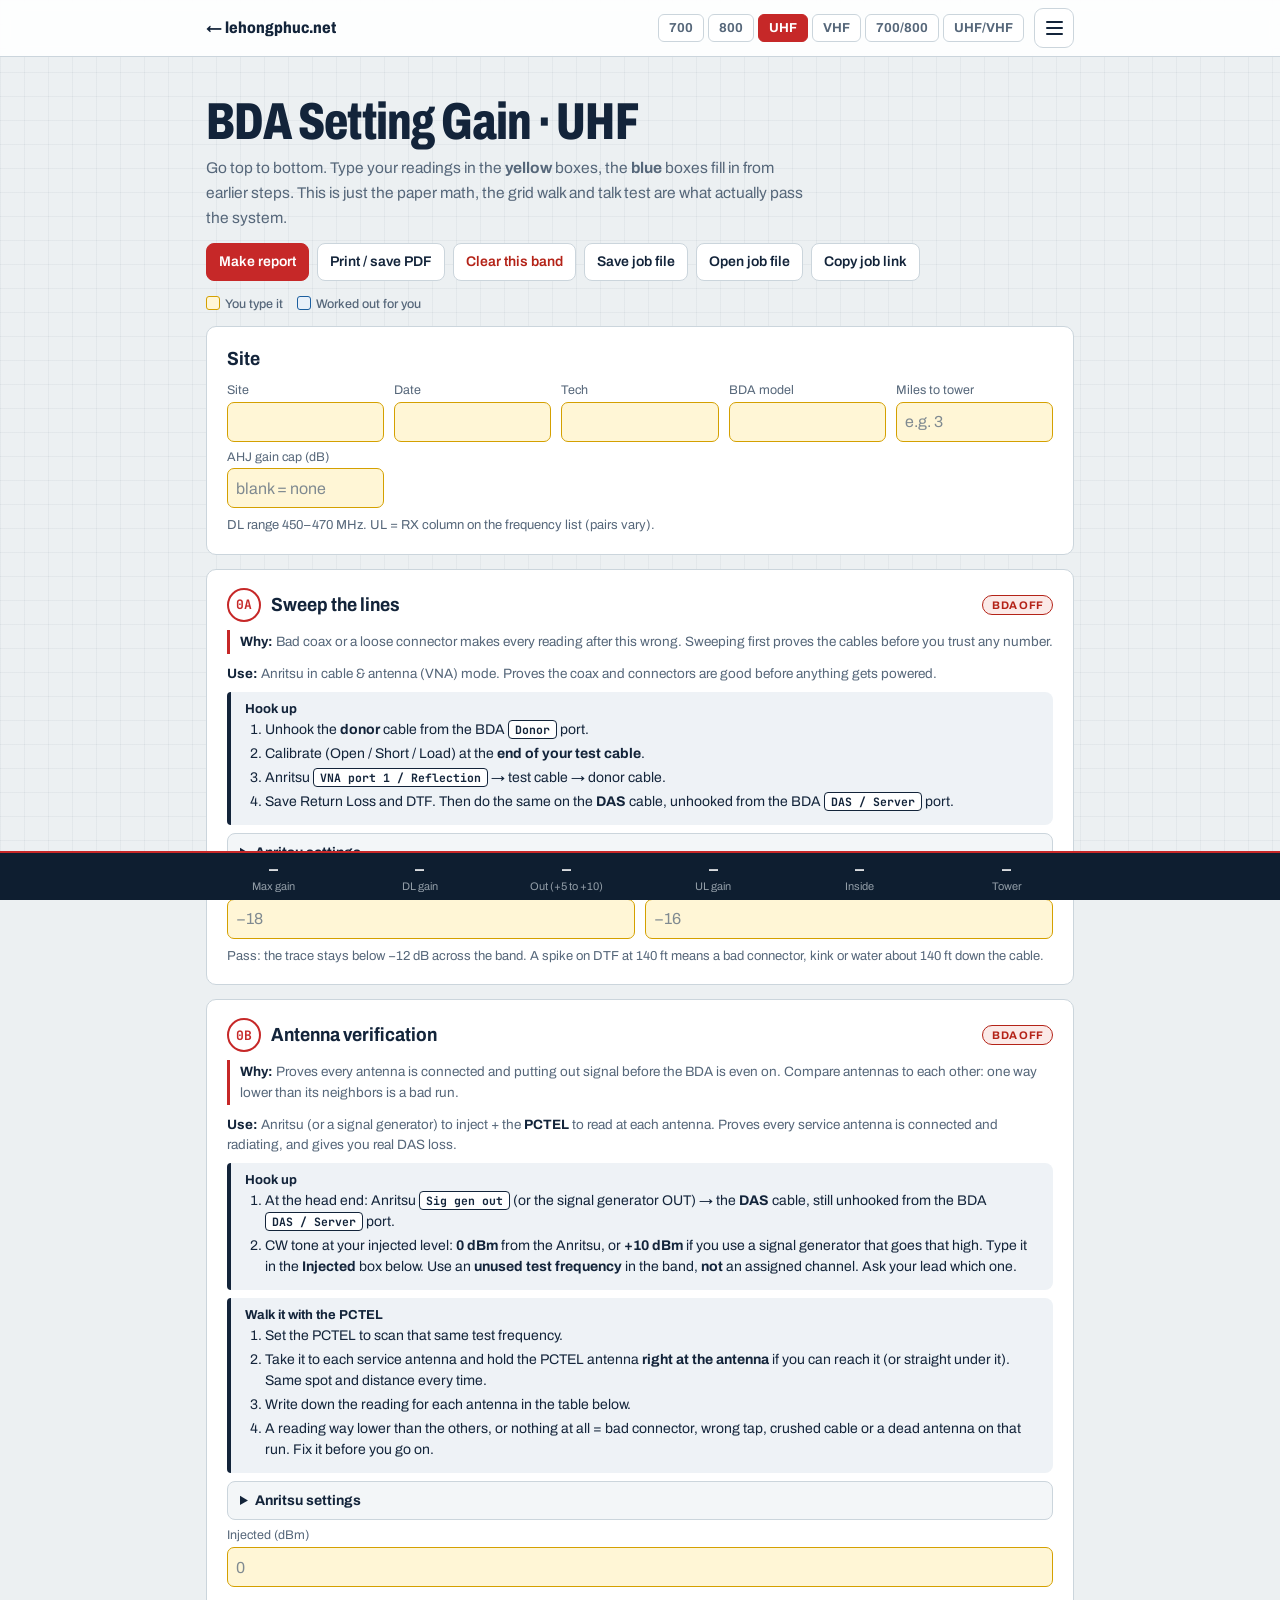
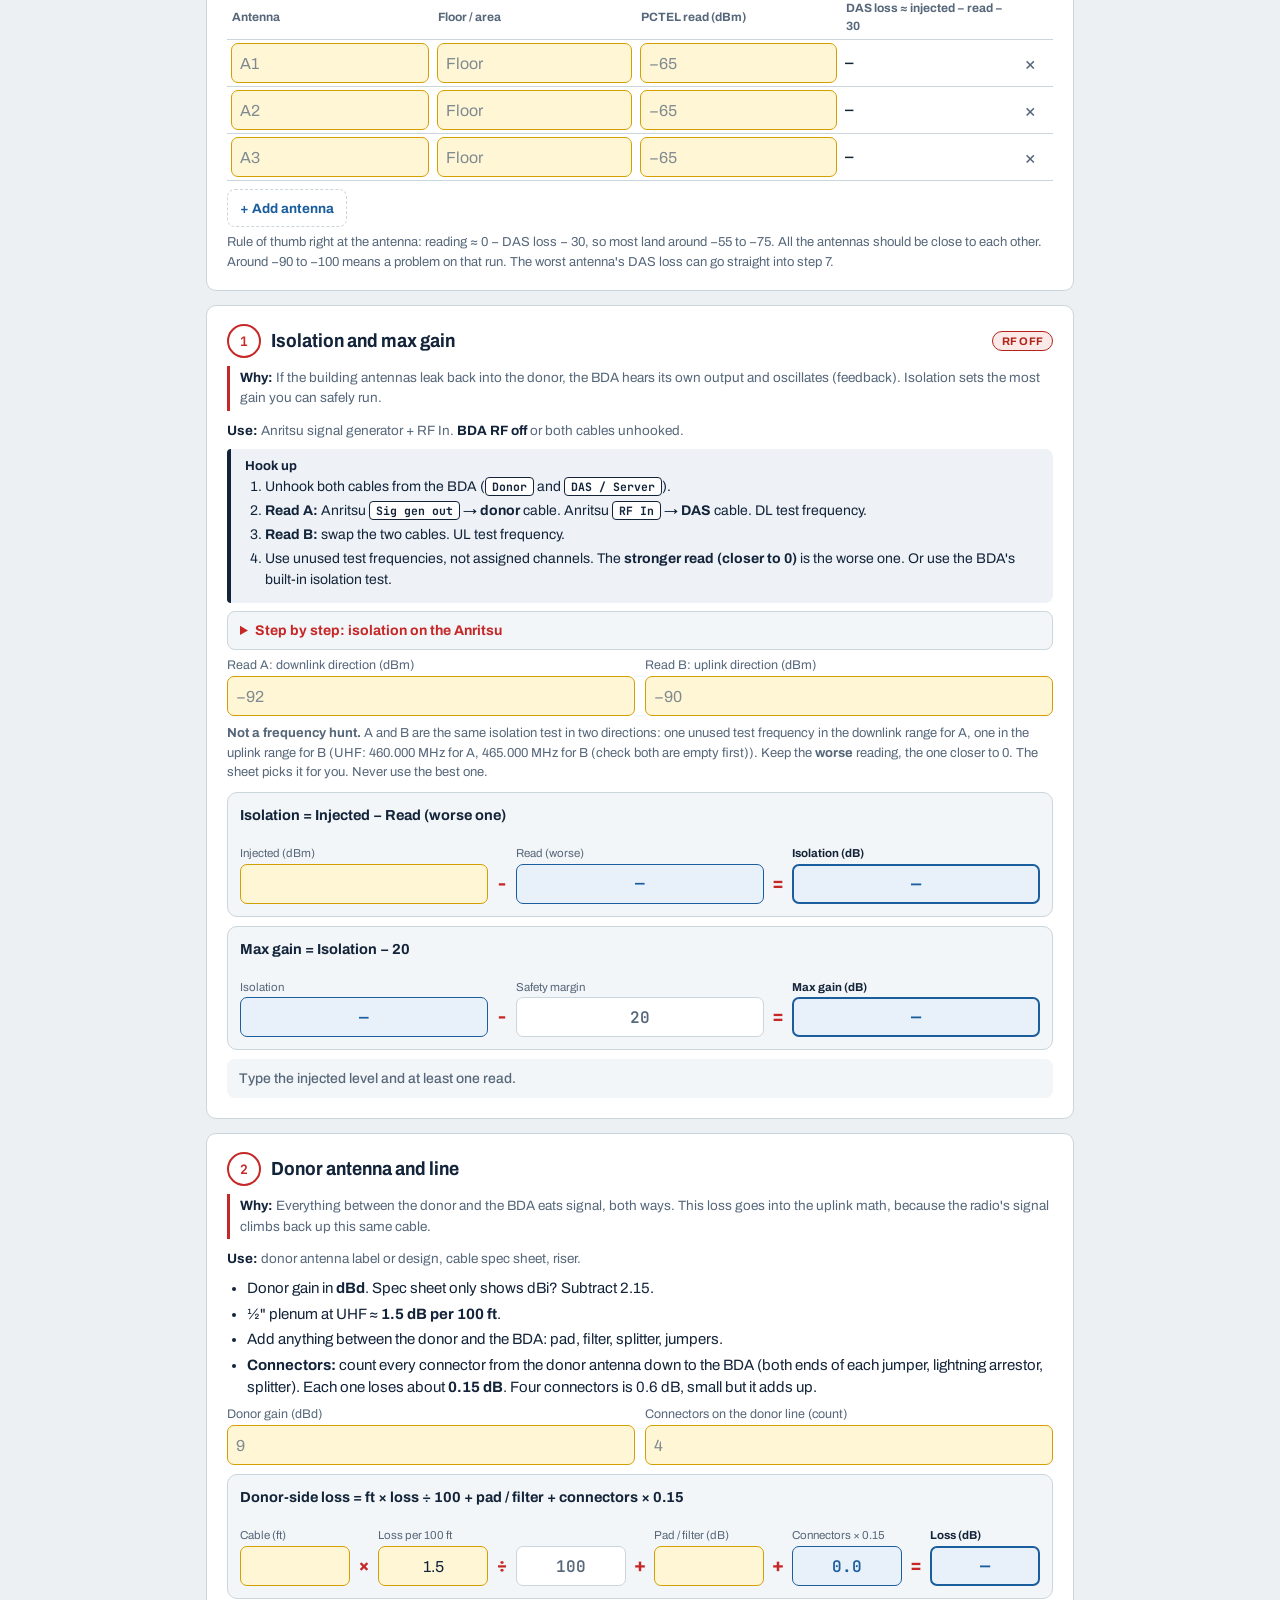
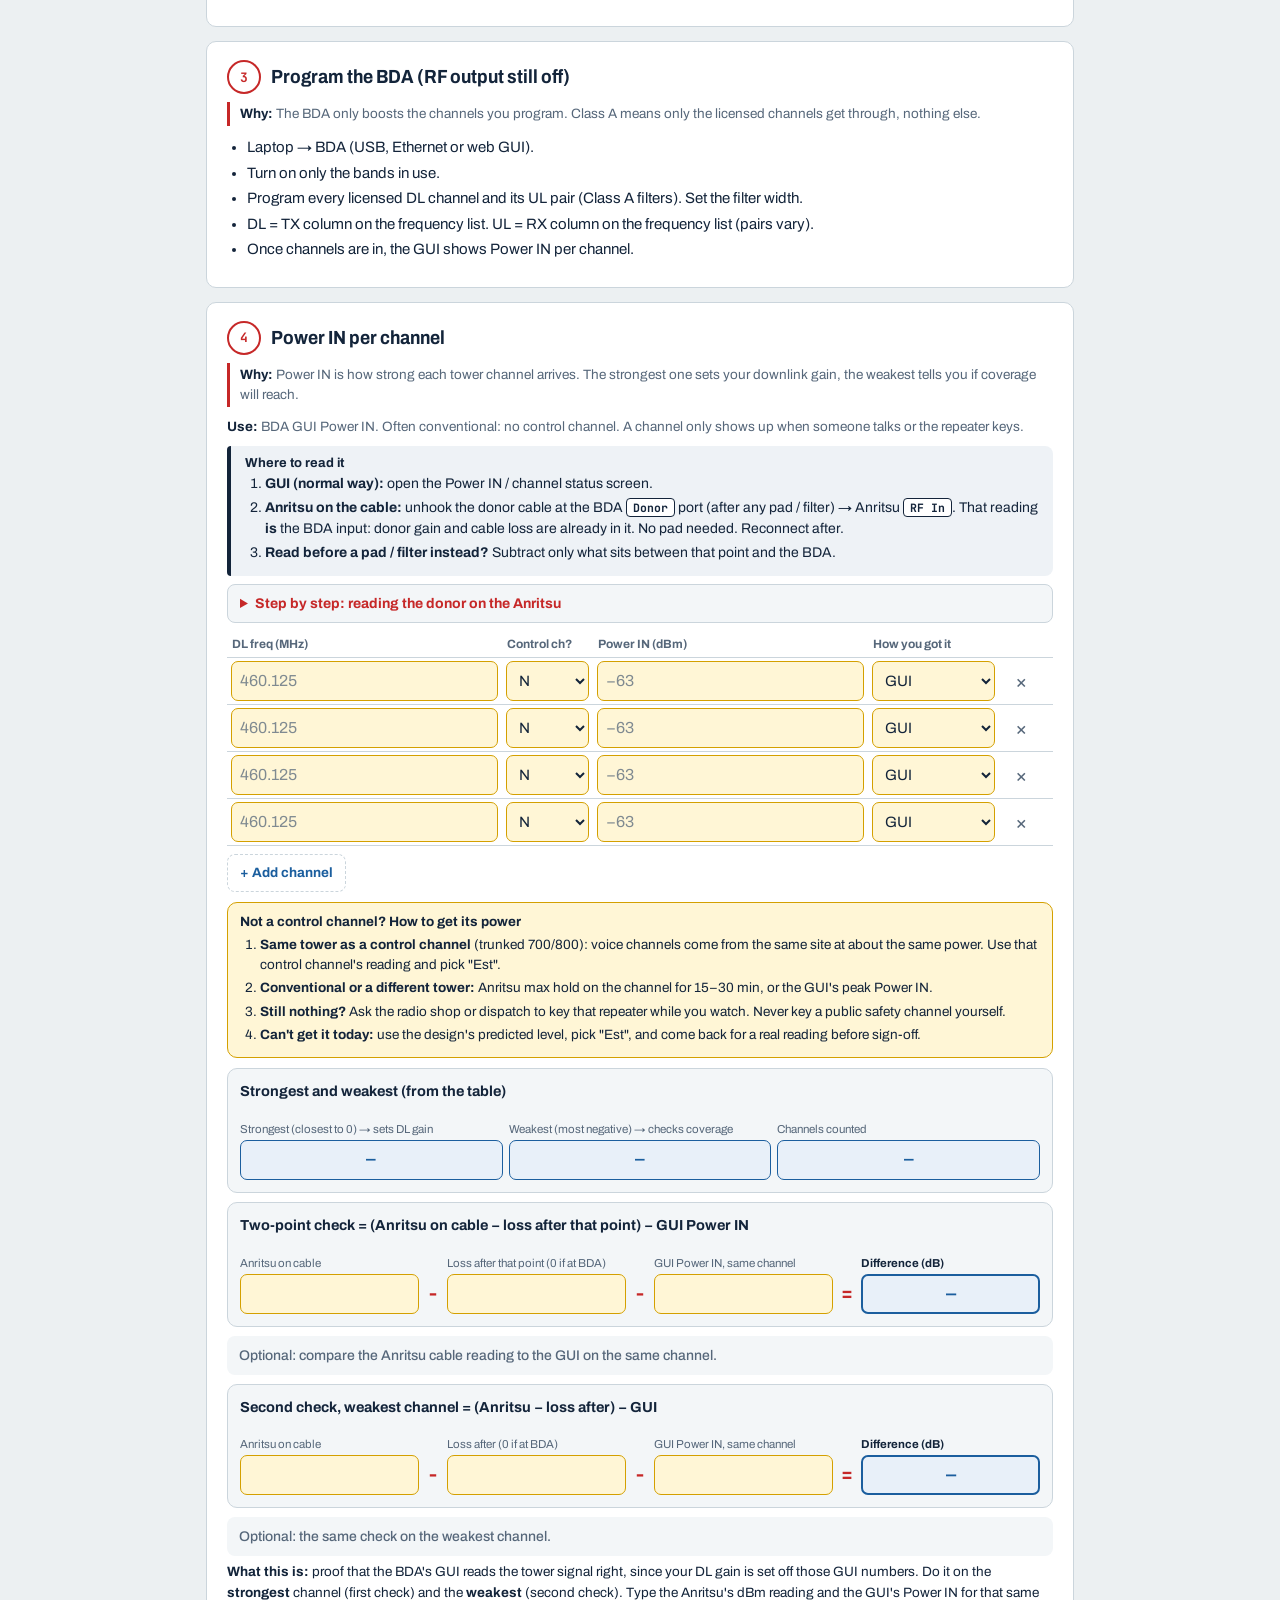
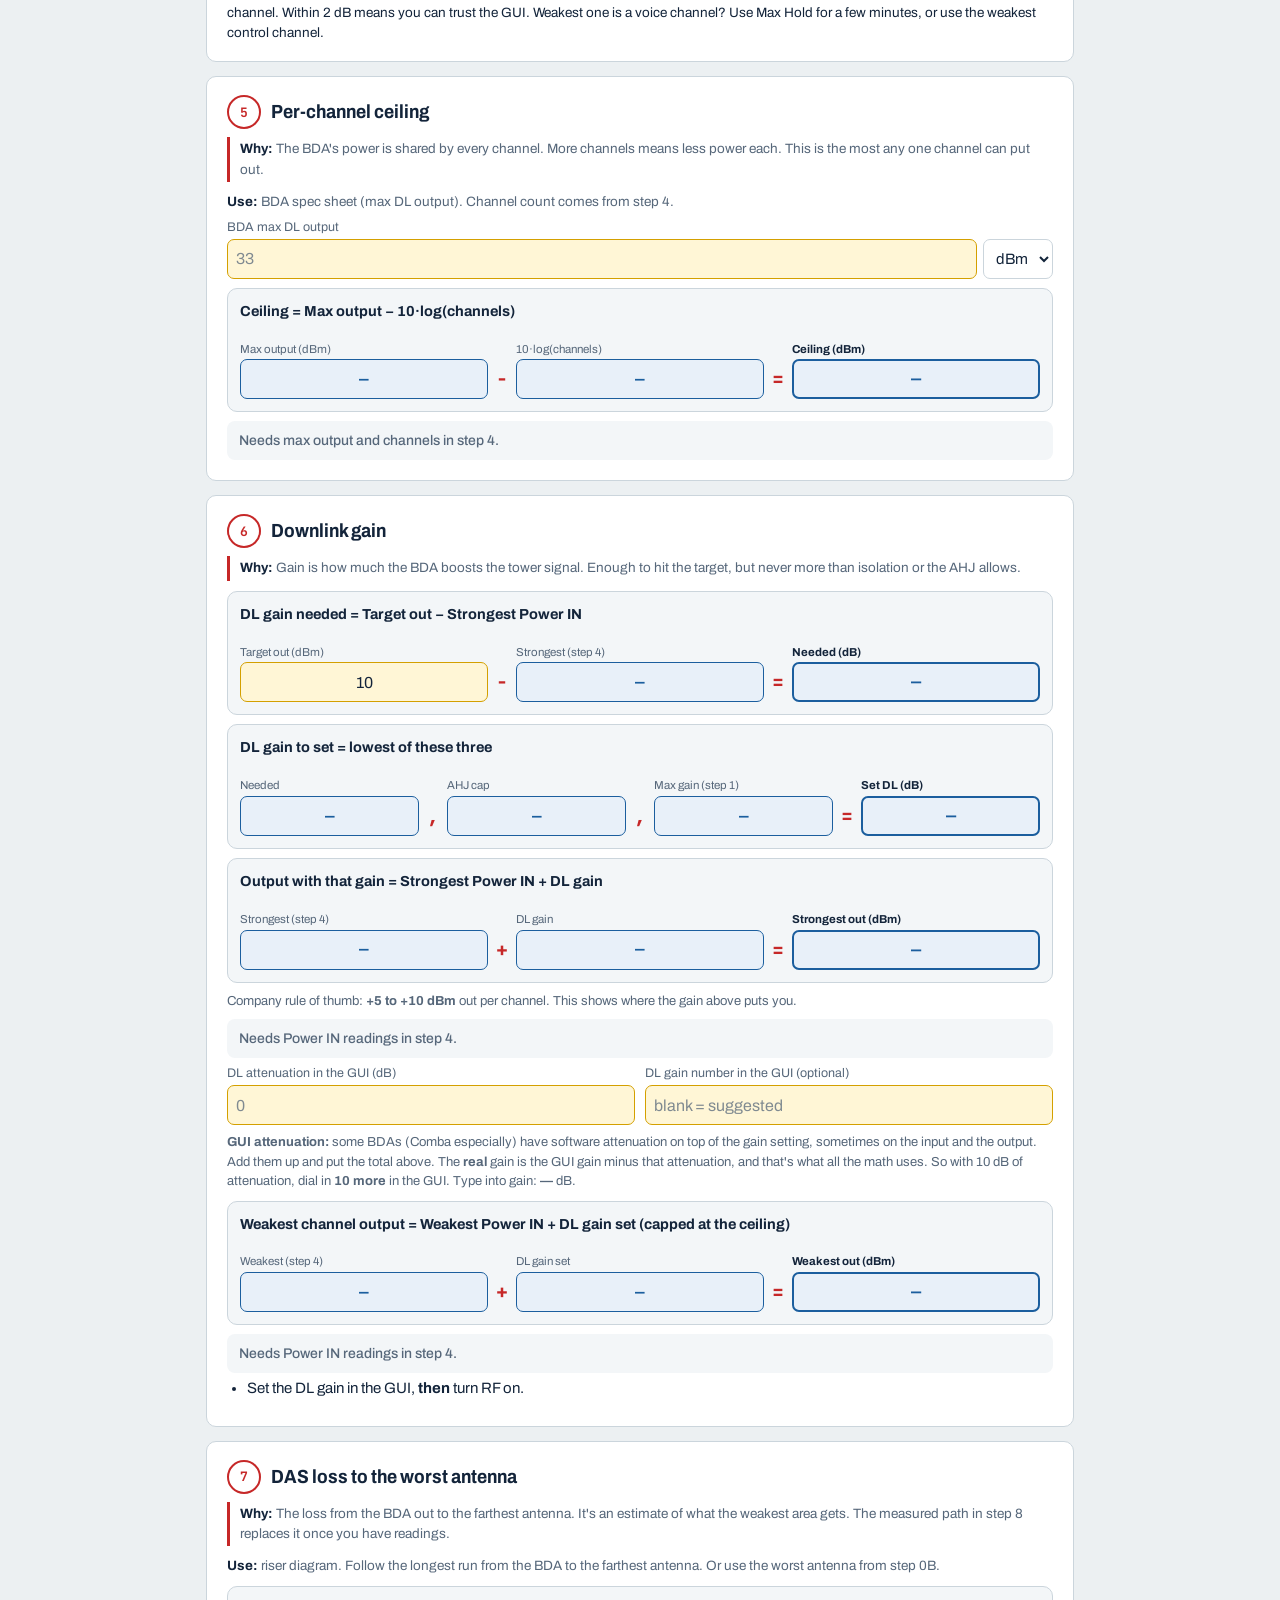
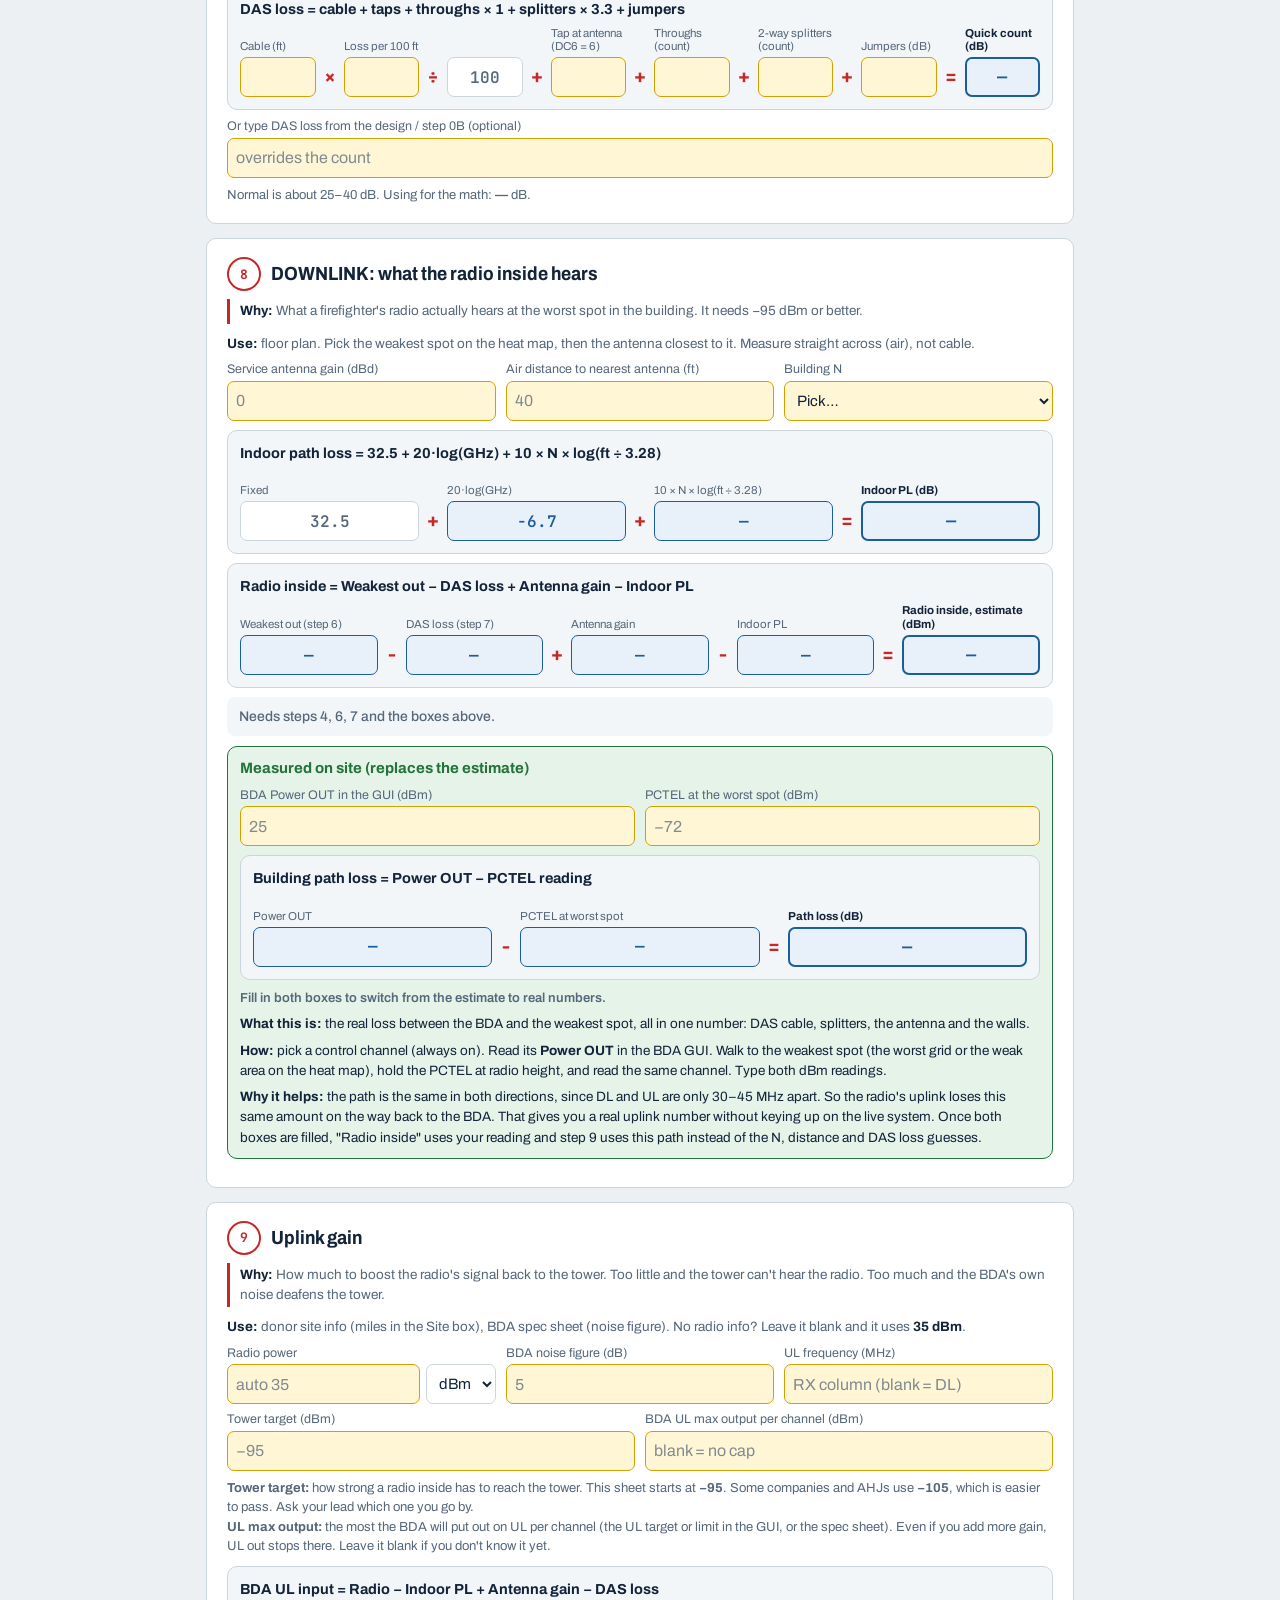
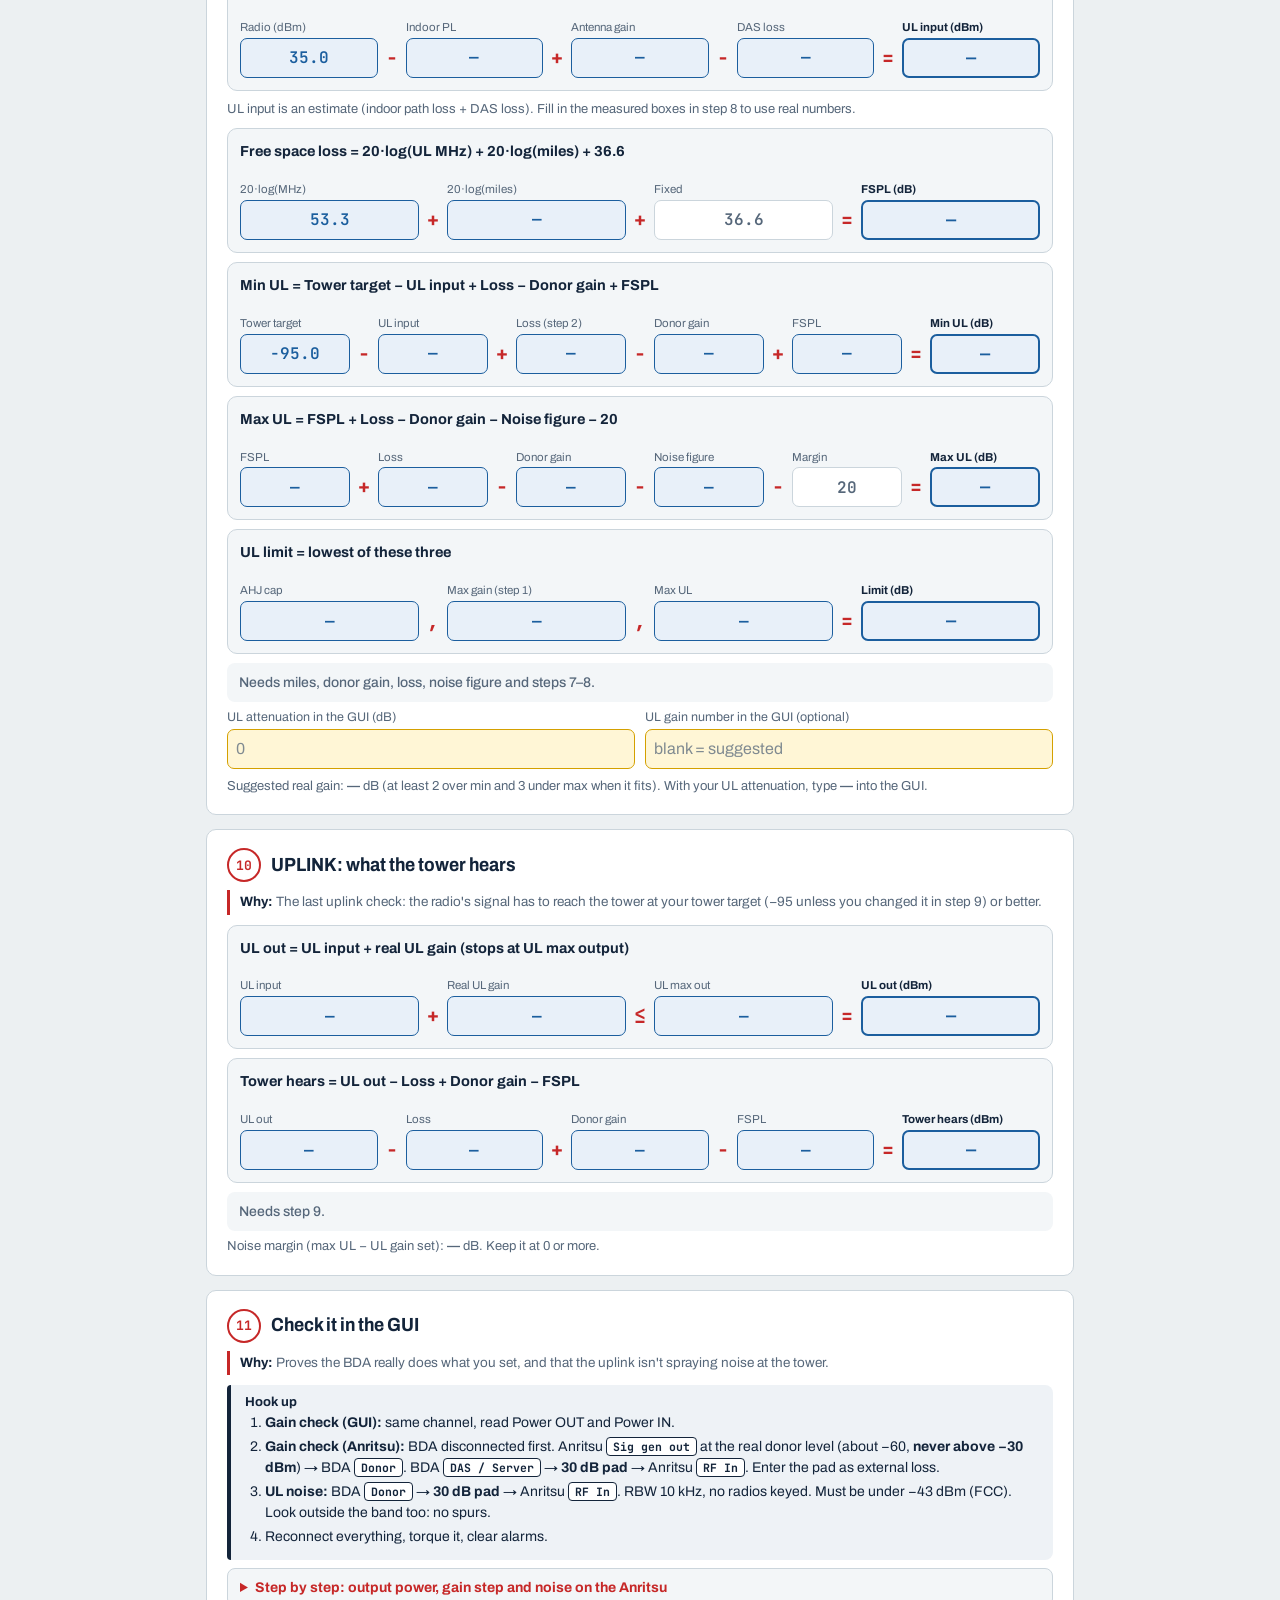
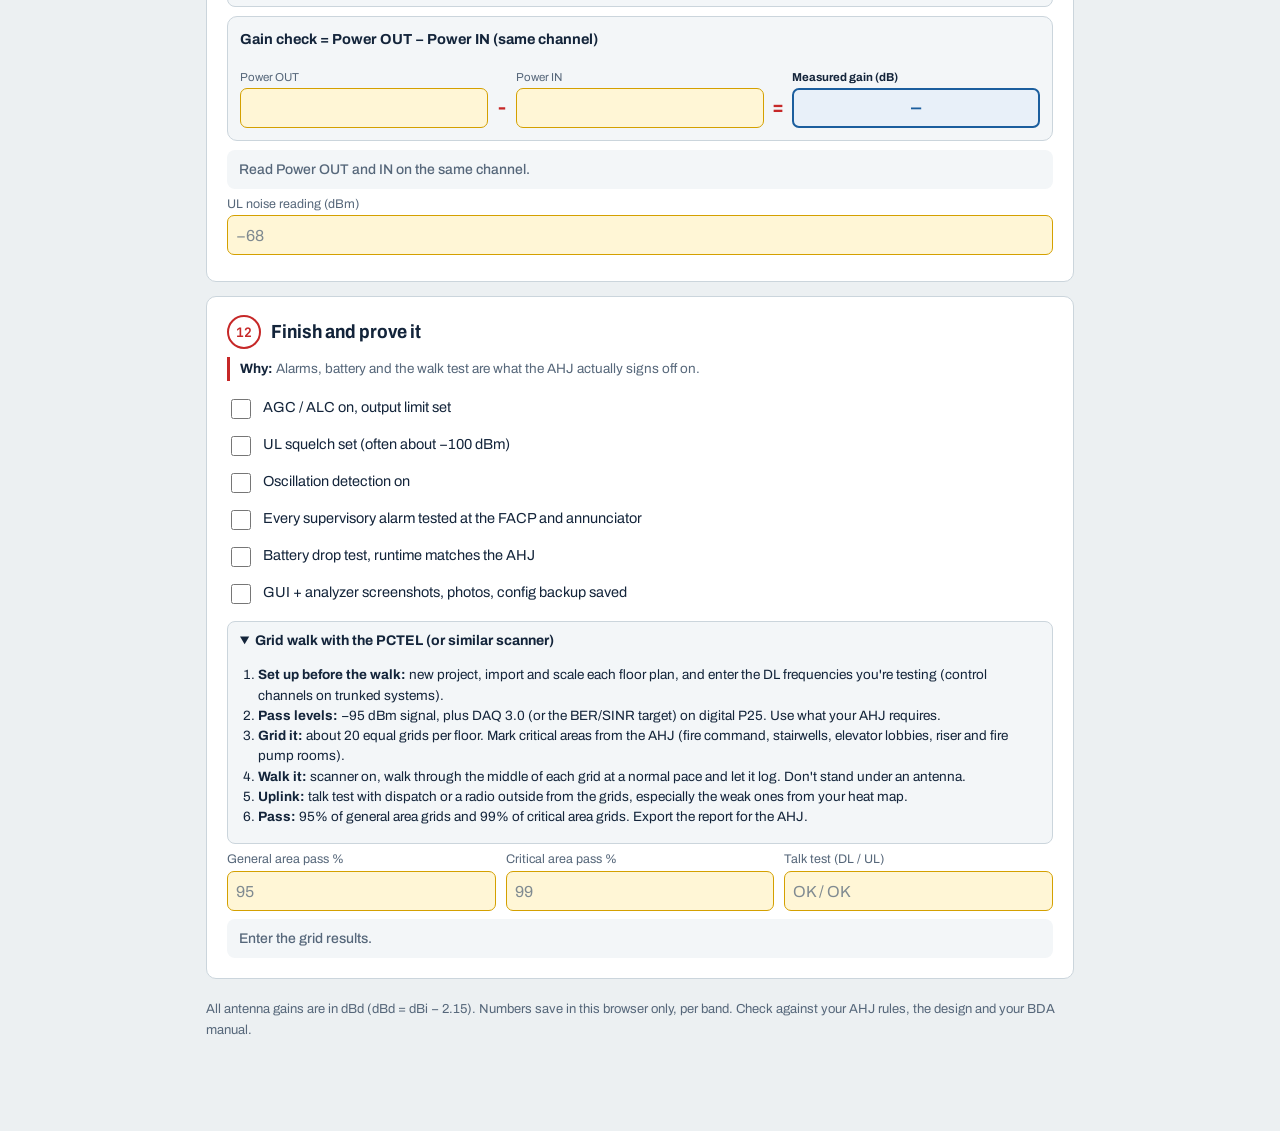
<file: uhf/index.html>
<!doctype html>
<html lang="en">
<head>
<meta charset="utf-8">
<meta name="viewport" content="width=device-width, initial-scale=1, viewport-fit=cover">
<title>BDA Setting Gain · UHF</title>
<meta name="description" content="Step-by-step BDA commissioning worksheet for UHF: how to hook up the Anritsu, where to get each reading, and the math for DL and UL gain.">
<link rel="preconnect" href="https://fonts.googleapis.com">
<link rel="preconnect" href="https://fonts.gstatic.com" crossorigin>
<link rel="stylesheet" href="https://fonts.googleapis.com/css2?family=IBM+Plex+Sans:wght@400;500;600;700&family=IBM+Plex+Mono:wght@500;600&display=swap">
<style>
:root{
  --bg:#f3f5f6; --card:#fff; --ink:#151b20; --muted:#5d6b75; --line:#d5dce0; --soft:#f6f8f9;
  --in-bg:#fff8e6; --in-line:#d9a520; --calc-bg:#eaf1fa; --calc:#1f5fa8; --accent:#cf5d16;
  --hook-bg:#eef2f6; --ok:#2e7a33; --ok-bg:#e9f5ea; --bad:#b3261e; --bad-bg:#fbecea; --warn:#8a6100; --warn-bg:#fdf3dc;
  --sans:"IBM Plex Sans",system-ui,-apple-system,"Segoe UI",sans-serif; --mono:"IBM Plex Mono",ui-monospace,Menlo,monospace;
}
@media (prefers-color-scheme: dark){:root{
  --bg:#0f1418; --card:#171e24; --ink:#e6ecef; --muted:#9aa8b1; --line:#2a343b; --soft:#1b2329;
  --in-bg:#2a2412; --in-line:#c99a1e; --calc-bg:#182838; --calc:#7fb6f2; --accent:#f08a46;
  --hook-bg:#1c252c; --ok:#79c77d; --ok-bg:#16291a; --bad:#f08a80; --bad-bg:#33191a; --warn:#e2b552; --warn-bg:#2e2510; color-scheme:dark}}
*{box-sizing:border-box}
body{margin:0;background:var(--bg);color:var(--ink);font:15px/1.5 var(--sans)}
a{color:var(--calc)}
.wrap{max-width:900px;margin:0 auto;padding:18px max(16px,env(safe-area-inset-left,0px)) 90px}
/* top */
.top{position:sticky;top:0;z-index:20;background:color-mix(in srgb,var(--bg) 92%,transparent);backdrop-filter:blur(8px);border-bottom:1px solid var(--line)}
.top .in{max-width:900px;margin:0 auto;padding:8px max(16px,env(safe-area-inset-left,0px));display:flex;align-items:center;gap:10px}
.top .home{font-weight:700;text-decoration:none;color:var(--ink);margin-right:auto;white-space:nowrap}
.bands{display:flex;gap:4px}
.bands a{font:600 13px var(--mono);text-decoration:none;color:var(--muted);border:1px solid var(--line);border-radius:7px;padding:5px 9px;background:var(--card)}
.bands a[aria-current="page"]{background:var(--ink);color:var(--card);border-color:var(--ink)}
.burger{flex:none;width:40px;height:40px;border:1px solid var(--line);border-radius:9px;background:var(--card);color:var(--ink);cursor:pointer;display:grid;place-items:center;position:relative}
.burger i,.burger i::before,.burger i::after{display:block;width:17px;height:2px;background:currentColor;border-radius:2px;position:relative}
.burger i::before,.burger i::after{content:"";position:absolute;left:0}.burger i::before{top:-6px}.burger i::after{top:6px}
.menu{position:absolute;right:max(16px,env(safe-area-inset-right,0px));top:54px;width:min(300px,calc(100vw - 32px));background:var(--card);border:1px solid var(--line);border-radius:12px;padding:8px;box-shadow:0 10px 30px rgba(0,0,0,.18);display:none}
.menu.open{display:block}
.menu .lbl{font:500 11px var(--mono);letter-spacing:.12em;text-transform:uppercase;color:var(--muted);padding:8px 10px 4px}
.menu a{display:block;padding:9px 10px;border-radius:8px;text-decoration:none;color:var(--ink)}
.menu a:hover{background:var(--soft)} .menu a small{display:block;color:var(--muted);font-size:12.5px}
@media (max-width:560px){.bands{display:none}}
header h1{font-size:clamp(26px,5vw,34px);line-height:1.1;margin:14px 0 4px}
header p{color:var(--muted);margin:0 0 12px;max-width:68ch}
.tools{display:flex;gap:8px;flex-wrap:wrap;margin:0 0 14px}
.tools button{font:600 14px var(--sans);min-height:38px;padding:6px 12px;border-radius:8px;border:1px solid var(--line);background:var(--card);color:var(--ink);cursor:pointer}
.tools button.danger{color:var(--bad)}.tools button.primary{background:var(--accent);color:#fff;border-color:var(--accent)}
.legend{display:flex;gap:14px;flex-wrap:wrap;font-size:12.5px;color:var(--muted);margin-bottom:12px}
.legend span::before{content:"";display:inline-block;width:12px;height:12px;border-radius:3px;margin-right:5px;vertical-align:-2px}
.legend .l1::before{background:var(--in-bg);border:1.5px solid var(--in-line)} .legend .l2::before{background:var(--calc-bg);border:1.5px solid var(--calc)}
/* cards */
.card{background:var(--card);border:1px solid var(--line);border-radius:12px;padding:14px 16px;margin-bottom:12px}
.card h2{font-size:17px;margin:0 0 6px;display:flex;align-items:center;gap:9px;flex-wrap:wrap}
.card h2 .n{display:inline-grid;place-items:center;min-width:30px;height:26px;padding:0 6px;border-radius:6px;background:var(--ink);color:var(--card);font:600 13px var(--mono)}
.tag{margin-left:auto;font:600 11px var(--mono);border:1px solid var(--line);border-radius:999px;padding:2px 8px;color:var(--muted)}
.tag.off{color:var(--bad);border-color:var(--bad)}
.use{font-size:13.5px;color:var(--muted);margin:0 0 8px}.use b{color:var(--ink)}
.ins{margin:4px 0 8px;padding-left:20px}.ins li{margin:3px 0}
.hook{background:var(--hook-bg);border-left:4px solid var(--ink);border-radius:6px;padding:8px 12px;margin:8px 0;font-size:14px}
.hook .t{font:600 11.5px var(--mono);letter-spacing:.08em;text-transform:uppercase;margin-bottom:3px}
.hook ol{margin:0;padding-left:20px}.hook li{margin:3px 0}
details.how{border:1px solid var(--line);border-radius:8px;margin:8px 0;background:var(--soft)}
details.how summary{cursor:pointer;padding:8px 12px;font-weight:600;font-size:14px}
details.how .b{padding:0 12px 10px;font-size:13.5px}
table.set{border-collapse:collapse;width:100%;font-size:13px}
table.set td{border-top:1px solid var(--line);padding:5px 6px;vertical-align:top}
table.set td:first-child{font-weight:600;width:34%}
.port{display:inline-block;border:1.4px solid currentColor;border-radius:4px;padding:0 5px;font:600 12px var(--mono);white-space:nowrap}
/* fields */
.fields{display:grid;grid-template-columns:repeat(auto-fit,minmax(150px,1fr));gap:8px 10px;margin:8px 0}
.fld{display:flex;flex-direction:column;gap:3px;min-width:0}
.fld label{font-size:12.5px;color:var(--muted);line-height:1.25}
.fld .row{display:flex;gap:6px}
input,select{font:16px var(--mono);min-height:40px;width:100%;min-width:0;padding:6px 8px;border-radius:7px;border:1.5px solid var(--in-line);background:var(--in-bg);color:var(--ink)}
select{font-family:var(--sans);font-size:15px}
.fld .row select{width:auto;flex:none;border-color:var(--line);background:var(--card)}
input::placeholder{color:var(--muted);opacity:.75}
/* equations */
.eq{border:1.5px dashed var(--line);border-radius:10px;padding:9px 10px;margin:9px 0;background:var(--soft)}
.eq .f{font-weight:600;font-size:14px;margin-bottom:6px}
.eq .row{display:flex;align-items:flex-end;gap:6px}
.eq .cell{flex:1 1 0;min-width:0;display:flex;flex-direction:column;gap:3px}
.eq .cell .lb{font-size:11.5px;color:var(--muted);line-height:1.2;min-height:28px;display:flex;align-items:flex-end}
.eq .cell .v{min-height:40px;border-radius:7px;display:flex;align-items:center;justify-content:center;font:600 16px var(--mono);border:1.5px solid var(--line);background:var(--card);padding:0 4px;overflow:hidden;white-space:nowrap}
.eq .cell .v.calc{background:var(--calc-bg);border-color:var(--calc);color:var(--calc)}
.eq .cell .v.fixed{color:var(--muted)}
.eq .cell input{text-align:center}
.eq .cell.res .v{border-width:2.5px;border-color:var(--calc);background:var(--calc-bg);color:var(--calc);font-size:17px}
.eq .cell.res .lb{font-weight:700;color:var(--ink)}
.eq .op{flex:none;font:700 20px var(--mono);padding-bottom:7px;width:16px;text-align:center;color:var(--muted)}
@media (max-width:640px){
  .eq .row{flex-wrap:wrap}
  .eq .cell{flex:1 1 calc(50% - 24px)}
  .eq .op{width:12px}
  .eq .cell.res{flex-basis:100%}
  .eq .op.eqs{display:none}
}
.verdict{border-radius:8px;padding:7px 10px;font-weight:600;font-size:14px;margin:8px 0 2px}
.verdict.ok{background:var(--ok-bg);color:var(--ok)} .verdict.bad{background:var(--bad-bg);color:var(--bad)} .verdict.warn{background:var(--warn-bg);color:var(--warn)} .verdict.na{background:var(--soft);color:var(--muted);font-weight:500}
.note{font-size:13px;color:var(--muted);margin:6px 0 0}
.rule{border:1.5px solid var(--in-line);background:var(--in-bg);border-radius:8px;padding:9px 12px;margin:10px 0;font-size:13.5px}
.rule b.t{display:block;margin-bottom:3px}
.rule ol{margin:0;padding-left:20px}.rule li{margin:3px 0}
/* tables */
.tw{overflow-x:auto;margin:8px 0}
table.grid{border-collapse:collapse;width:100%;min-width:520px}
table.grid th{font-size:12px;text-align:left;color:var(--muted);font-weight:600;padding:4px 5px;border-bottom:1px solid var(--line)}
table.grid td{padding:3px 4px;border-bottom:1px solid var(--line)}
table.grid td.out{font:600 14px var(--mono);white-space:nowrap}
table.grid .x{border:0;background:none;color:var(--muted);font-size:20px;cursor:pointer;min-height:36px;min-width:36px}
button.add{font:600 13.5px var(--sans);border:1px dashed var(--line);background:none;color:var(--calc);border-radius:8px;padding:7px 12px;cursor:pointer;min-height:38px}
.chk{display:flex;gap:9px;align-items:flex-start;padding:6px 0;font-size:14.5px}
.chk input{width:20px;height:20px;min-height:0;flex:none;margin-top:2px;accent-color:var(--ok)}
/* result bar */
#bar{position:fixed;left:0;right:0;bottom:0;z-index:15;background:var(--card);border-top:1px solid var(--line);box-shadow:0 -6px 18px rgba(0,0,0,.1)}
#bar .in{max-width:900px;margin:0 auto;display:grid;grid-template-columns:repeat(6,minmax(0,1fr));gap:4px;padding:7px max(12px,env(safe-area-inset-left,0px)) calc(7px + env(safe-area-inset-bottom,0px))}
#bar div{text-align:center;font-size:11px;color:var(--muted);line-height:1.2}
#bar b{display:block;font:600 15px var(--mono);color:var(--ink)}
#bar .ok b{color:var(--ok)} #bar .bad b{color:var(--bad)}#bar .warn b{color:#B7791F}@media (max-width:640px){#bar .rg{display:none}}@media (max-width:420px){#bar b{font-size:13px}#bar div{font-size:10px}#bar .in{gap:2px;padding-left:6px;padding-right:6px}}
footer{font-size:13px;color:var(--muted);margin-top:20px}
:focus-visible{outline:2px solid var(--calc);outline-offset:2px}
@media print{
  .top,#bar,.tools,button.add,table.grid .x{display:none!important}
  body{background:#fff;color:#000;font-size:11px}
  .card{break-inside:avoid;border-color:#999}
  details.how{display:none}
  .wrap{padding:0}
}
</style>
<style id="look-refresh">
@import url('https://fonts.googleapis.com/css2?family=Archivo:wdth,wght@62..125,400..800&family=JetBrains+Mono:wght@500;600;700&display=swap');
/* ===== Look refresh: riser-drawing blueprint, fire-red callouts. Styling only, no content changes. ===== */
:root{
  --bg:#ECF0F2; --card:#FFFFFF; --paper:#FFFFFF; --ink:#13243A; --muted:#56677A; --line:#CBD5DC; --soft:#F3F6F8; --fixed-bg:#F1F4F6;
  --accent:#C62828; --signal:#C62828; --link:#1B5E9E; --calc:#1B5E9E; --ans:#1B5E9E; --calc-bg:#E8F0F9; --ans-bg:#E8F0F9;
  --in-bg:#FFF6D6; --in-line:#D4A000; --hook-bg:#EEF2F6;
  --ok:#23733A; --ok-bg:#E5F3E8; --bad:#B42318; --bad-bg:#FBEAE8; --warn:#8A5A00; --warn-bg:#FDF2D8;
  --gain:#23733A; --gain-bg:#EAF5EC; --loss:#B42318; --loss-bg:#FBEDEB;
  --grid:rgba(19,36,58,.045); --panel:#0E1E30;
  --sans:"Archivo",system-ui,-apple-system,"Segoe UI",sans-serif; --body:var(--sans); --display:var(--sans); --font-ui:var(--sans);
  --mono:"JetBrains Mono",ui-monospace,Menlo,monospace; --font-num:var(--mono);
}
@media (prefers-color-scheme: dark){:root:not([data-theme="light"]){
  --bg:#0D1823; --card:#132131; --paper:#132131; --ink:#E4EBF1; --muted:#93A4B4; --line:#24364A; --soft:#182A3C; --fixed-bg:#192B3D;
  --accent:#F0614F; --signal:#F0614F; --link:#79B4F2; --calc:#79B4F2; --ans:#79B4F2; --calc-bg:#16293F; --ans-bg:#16293F;
  --in-bg:#2A2410; --in-line:#CDA22B; --hook-bg:#172839;
  --ok:#76C98A; --ok-bg:#15291C; --bad:#F28B7F; --bad-bg:#33191A; --warn:#E6C26B; --warn-bg:#2E2510;
  --gain:#76C98A; --gain-bg:#16291C; --loss:#F28B7F; --loss-bg:#301B1B;
  --grid:rgba(140,180,220,.05); color-scheme:dark}}
:root[data-theme="dark"]{
  --bg:#0D1823; --card:#132131; --paper:#132131; --ink:#E4EBF1; --muted:#93A4B4; --line:#24364A; --soft:#182A3C; --fixed-bg:#192B3D;
  --accent:#F0614F; --signal:#F0614F; --link:#79B4F2; --calc:#79B4F2; --ans:#79B4F2; --calc-bg:#16293F; --ans-bg:#16293F;
  --in-bg:#2A2410; --in-line:#CDA22B; --hook-bg:#172839;
  --ok:#76C98A; --ok-bg:#15291C; --bad:#F28B7F; --bad-bg:#33191A; --warn:#E6C26B; --warn-bg:#2E2510;
  --gain:#76C98A; --gain-bg:#16291C; --loss:#F28B7F; --loss-bg:#301B1B; --grid:rgba(140,180,220,.05); color-scheme:dark}
body{background-color:var(--bg);
  background-image:linear-gradient(var(--grid) 1px,transparent 1px),linear-gradient(90deg,var(--grid) 1px,transparent 1px);
  background-size:24px 24px;background-attachment:fixed;-webkit-font-smoothing:antialiased;text-rendering:optimizeLegibility}
input,select,button{font-family:var(--sans)}
a{text-underline-offset:3px}
.burger{background:var(--card)}
.menu{border-radius:10px;box-shadow:0 18px 40px -12px rgba(13,24,35,.35)}
.menu .lbl{font:700 12px/1.3 var(--sans);letter-spacing:.01em;text-transform:none;color:var(--accent)}
.menu a{font-weight:600}
.menu a small{font-weight:400}
.menu a[aria-current="page"]{background:var(--soft);box-shadow:inset 3px 0 0 var(--accent)}
@media print{body{background-image:none}}

.top{background:color-mix(in srgb,var(--card) 90%,transparent)}
.top .home{font-weight:800;font-stretch:85%;font-size:16px}
.bands a{font:700 13px var(--sans);border-radius:6px;padding:6px 10px}
.bands a[aria-current="page"]{background:var(--accent);border-color:var(--accent);color:#fff}
header h1{font-weight:800;font-stretch:72%;font-size:clamp(34px,6.5vw,52px);line-height:.95;letter-spacing:-.015em;margin:22px 0 10px}
header p{font-size:15.5px;line-height:1.6}
.tools button{font-weight:600;border-radius:8px}
.legend{font-weight:500}
.card{border-radius:10px;padding:18px 20px;margin-bottom:14px}
.card h2{font-size:19px;font-weight:700;font-stretch:90%;gap:10px;margin-bottom:10px}
.card h2 .n{background:transparent;color:var(--accent);border:2px solid var(--accent);border-radius:999px;min-width:34px;height:34px;padding:0 7px;font:700 13px var(--mono)}
.tag{font:700 11px var(--sans);letter-spacing:.02em;padding:3px 9px}
.tag.off{background:var(--bad-bg)}
.hook{border-left-color:var(--ink);border-radius:4px 8px 8px 4px;padding:10px 14px}
.hook .t{font:700 13px var(--sans);letter-spacing:0;text-transform:none;color:var(--ink)}
.port{font:700 11.5px var(--mono);border-radius:4px;padding:1px 6px;background:var(--card)}
details.how summary{font-weight:700}
.eq{border:1px solid var(--line);border-radius:10px;padding:12px;background:var(--soft)}
.eq .f{font-weight:700;font-size:14.5px}
.eq .op{color:var(--accent)}
.verdict{border-radius:8px;padding:9px 12px}
.rule{border-radius:10px}
table.grid th{font-weight:700}
button.add{font-weight:700}
#bar{background:var(--panel);border-top:2px solid var(--accent);box-shadow:none}
#bar div{color:rgba(228,235,241,.62)}
#bar b{color:#fff}
#bar .ok b{color:#7BD88F} #bar .bad b{color:#FF8A80}#bar .warn b{color:#FFD166}
footer{line-height:1.6}
.jmsg{align-self:center;font-size:13.5px;font-weight:600;color:var(--ok)}
table.grid select{min-width:66px;width:100%;padding:6px 24px 6px 8px}

@media (max-width:560px){
  #step-4 .tw,#step-0B .tw{overflow:visible}
  #step-4 table.grid,#step-0B table.grid,.duo #step-4 table.grid{min-width:0!important;table-layout:auto}
  #step-4 table.grid tr:first-child,#step-0B table.grid tr:first-child{display:none}
  #step-4 table.grid tr,#step-0B table.grid tr{display:grid;gap:6px 8px;padding:8px 0;border-bottom:1px solid var(--line);align-items:end}
  #step-4 table.grid tr{grid-template-columns:1fr 76px 36px;grid-template-areas:"f c x" "p s s"}
  #step-0B table.grid tr{grid-template-columns:1fr 1fr 36px;grid-template-areas:"a l x" "r o o"}
  #step-4 table.grid td,#step-0B table.grid td{border:0;padding:0;display:flex;flex-direction:column;gap:3px;min-width:0}
  #step-4 table.grid td::before,#step-0B table.grid td::before{font-size:12px;color:var(--muted)}
  #step-4 td:nth-child(1){grid-area:f}#step-4 td:nth-child(1)::before{content:"DL freq (MHz)"}
  #step-4 td:nth-child(2){grid-area:c}#step-4 td:nth-child(2)::before{content:"Control ch?"}
  #step-4 td:nth-child(3){grid-area:p}#step-4 td:nth-child(3)::before{content:"Power IN (dBm)"}
  #step-4 td:nth-child(4){grid-area:s}#step-4 td:nth-child(4)::before{content:"How you got it"}
  #step-4 td:nth-child(5){grid-area:x;align-self:center}
  #step-0B td:nth-child(1){grid-area:a}#step-0B td:nth-child(1)::before{content:"Antenna"}
  #step-0B td:nth-child(2){grid-area:l}#step-0B td:nth-child(2)::before{content:"Floor / area"}
  #step-0B td:nth-child(3){grid-area:r}#step-0B td:nth-child(3)::before{content:"PCTEL read (dBm)"}
  #step-0B td:nth-child(4){grid-area:o;justify-content:flex-end}#step-0B td:nth-child(4)::before{content:"DAS loss"}
  #step-0B td:nth-child(5){grid-area:x;align-self:center}
}

.why{font-size:13.5px;color:var(--muted);margin:-2px 0 10px;border-left:3px solid var(--accent);padding:2px 0 2px 10px}
.why b{color:var(--ink)}
.measure{border:1.5px solid var(--ok);background:var(--ok-bg);border-radius:10px;padding:10px 12px;margin:10px 0}
.measure .t{display:block;color:var(--ok);margin-bottom:2px}
.explain{font-size:13.5px;margin:6px 0 0;color:var(--ink)}
.explain b{color:var(--ink)}
#m-src,[id^="m-src-"]{font-weight:600}
.guide{border-color:var(--accent)}.guide summary{color:var(--accent)}.gl{padding-left:20px;margin:6px 0}.gl li{margin:5px 0}
</style>
</head>
<body>
<div class="top"><div class="in">
  <a class="home" href="../">← lehongphuc.net</a>
  <nav class="bands" aria-label="Bands"><a href="../700/">700</a><a href="../800/">800</a><a href="../uhf/" aria-current="page">UHF</a><a href="../vhf/">VHF</a><a href="../700-800/">700/800</a><a href="../uhf-vhf/">UHF/VHF</a></nav>
  <button class="burger" id="burger" aria-label="Menu" aria-expanded="false" aria-controls="menu"><i></i></button>
  <nav class="menu" id="menu">
    <div class="lbl">BDA Setting Gain</div>
    <a href="../700/">700 MHz<small>Step by step: Anritsu hookups, readings, math</small></a><a href="../800/">800 MHz<small>Step by step: Anritsu hookups, readings, math</small></a><a href="../uhf/" aria-current="page">UHF<small>Step by step: Anritsu hookups, readings, math</small></a><a href="../vhf/">VHF<small>Step by step: Anritsu hookups, readings, math</small></a><a href="../700-800/">700/800 together<small>Dual-band BDA: both bands side by side</small></a><a href="../uhf-vhf/">UHF/VHF together<small>Dual-band BDA: both bands side by side</small></a>
    <div class="lbl">Practice and tools</div>
    <a href="../anritsu/">Anritsu step by step<small>Sweep, donor, isolation, antenna check</small></a>
    <a href="../report/">Commissioning report<small>Turn a worksheet into the Word report</small></a>
    <a href="../practice/">Practice sites<small>A random site every refresh</small></a>
    <a href="../calc/">Link Budget Calculator<small>Just the math, with practice scenarios</small></a>
    <a href="../">Home</a>
  </nav>
</div></div>

<div class="wrap">
<header>
  <h1>BDA Setting Gain · UHF</h1>
  <p>Go top to bottom. Type your readings in the <b>yellow</b> boxes, the <b>blue</b> boxes fill in from earlier steps. This is just the paper math, the grid walk and talk test are what actually pass the system.</p>
</header>
<div class="tools">
  <button type="button" id="mkreport" class="primary">Make report</button>
  <button type="button" id="print">Print / save PDF</button>
  <button type="button" class="danger" id="clear">Clear this band</button>
</div>
<div class="legend"><span class="l1">You type it</span><span class="l2">Worked out for you</span></div>
<div id="app"></div>
<footer>All antenna gains are in dBd (dBd = dBi − 2.15). Numbers save in this browser only, per band. Check against your AHJ rules, the design and your BDA manual.</footer>
</div>
<div id="bar"><div class="in" id="barin"></div></div>

<script>
const BAND = {"key": "UHF", "slug": "uhf", "name": "UHF", "dl": "450–470 MHz", "ulrule": "UL = RX column on the frequency list (pairs vary)", "sweep": "about 440–480 MHz", "cable": "1.5", "radio": 35, "cc": "Often conventional: no control channel. A channel only shows up when someone talks or the repeater keys.", "fmid": 460, "uloff": 0, "fex": "460.125", "dlStart": 450, "dlStop": 470, "ulph": "RX column (blank = DL)"};
const KEY = 'bda-gain-'+BAND.key;
const $ = id => document.getElementById(id);
const L = Math.log10;
const isN = x => typeof x==='number' && isFinite(x);
const f1 = x => isN(x) ? (Math.round(x*10)/10).toFixed(1).replace('-','−') : '—';
const lowest = a => { a=a.filter(isN); return a.length?Math.min(...a):null; };
const DEF = () => ({site:{},s:{cl:BAND.cable,tgt:10},chans:[{},{},{},{}],ants:[{},{},{}],checks:{}});
let S; try{S=JSON.parse(localStorage.getItem(KEY))}catch(e){} if(!S||!S.s) S=DEF();
const save=()=>{try{localStorage.setItem(KEY,JSON.stringify(S))}catch(e){}};
const num = v => { if(v===''||v===null||v===undefined) return null; const n=Number(String(v).replace(/[−–]/g,'-')); return isFinite(n)?n:null; };
const g = k => num(S.s[k]);

/*CALC-START*/
function calc(s,chans,ants,band){
  const v=k=>num(s[k]); const o={};
  const ra=v('readA'), rb=v('readB'), inj=isN(v('inj'))?v('inj'):null;
  const reads=[ra,rb].filter(isN);
  o.readW=reads.length?Math.max(...reads):null;
  o.iso=(isN(inj)&&isN(o.readW))?inj-o.readW:null; o.mg=isN(o.iso)?o.iso-20:null;
  o.cap=v('cap');
  o.gd=v('gd');
  o.connL=(v('conn')||0)*0.15;
  o.loss=(isN(v('cft'))&&isN(v('cl')))?v('cft')*v('cl')/100+(v('pad')||0)+o.connL:null;
  const fs=chans.map(c=>num(c.f)).filter(isN), ps=chans.map(c=>num(c.p)).filter(isN);
  o.nch=fs.length; o.strong=ps.length?Math.max(...ps):null; o.weak=ps.length?Math.min(...ps):null;
  o.fdl=fs.length?Math.max(...fs):band.fmid;
  o.tp=(isN(v('tpA'))&&isN(v('tpG')))?v('tpA')-(v('tpLoss')||0)-v('tpG'):null;
  o.tp2=(isN(v('tpA2'))&&isN(v('tpG2')))?v('tpA2')-(v('tpLoss2')||0)-v('tpG2'):null;
  o.pmax=isN(v('pmax'))?(s.pmaxu==='W'?10*L(v('pmax')*1000):v('pmax')):null;
  o.tlog=o.nch>0?10*L(o.nch):null;
  o.ceil=(isN(o.pmax)&&isN(o.tlog))?o.pmax-o.tlog:null;
  o.tgt=isN(v('tgt'))?v('tgt'):10;
  o.need=isN(o.strong)?o.tgt-o.strong:null;
  o.dlsug=isN(o.need)?lowest([o.need,o.cap,o.mg]):null;
  o.dlatt=v('dlatt')||0; o.dlgui=isN(v('dlset'))?v('dlset'):(isN(o.dlsug)?o.dlsug+o.dlatt:null); o.dlset=isN(o.dlgui)?o.dlgui-o.dlatt:null;
  o.strongOut=(isN(o.strong)&&isN(o.dlset))?o.strong+o.dlset:null;
  o.rtLo=isN(o.strong)?5-o.strong:null; o.rtHi=isN(o.strong)?10-o.strong:null;
  o.weakOut=(isN(o.weak)&&isN(o.dlset))?(isN(o.ceil)?Math.min(o.weak+o.dlset,o.ceil):o.weak+o.dlset):null;
  o.dasq=(isN(v('dft'))&&isN(v('dl')))?v('dft')/100*v('dl')+(v('taps')||0)+(v('th')||0)*1+(v('sp')||0)*3.3+(v('jmp')||0):null;
  o.das=isN(v('dasOv'))?v('dasOv'):o.dasq;
  o.gs=v('gs'); o.N=v('N'); o.dr=v('dr');
  o.ghz=20*L(o.fdl/1000);
  o.wall=(isN(o.N)&&isN(o.dr)&&o.dr>0)?10*o.N*L(o.dr/3.28):null;
  o.pl=isN(o.wall)?32.5+o.ghz+o.wall:null;
  o.rx=(isN(o.weakOut)&&isN(o.das)&&isN(o.gs)&&isN(o.pl))?o.weakOut-o.das+o.gs-o.pl:null;
  o.pout=v('pout'); o.pwalk=v('pwalk'); o.mpath=(isN(o.pout)&&isN(o.pwalk))?o.pout-o.pwalk:null; o.rxEst=o.rx; if(isN(o.pwalk)) o.rx=o.pwalk;
  o.radio=isN(v('radio'))?(s.radiou==='W'?10*L(v('radio')*1000):v('radio')):band.radio;
  o.ulin=(isN(o.pl)&&isN(o.gs)&&isN(o.das))?o.radio-o.pl+o.gs-o.das:null;
  o.ulinEst=o.ulin; if(isN(o.mpath)) o.ulin=o.radio-o.mpath;
  o.ulf=isN(v('ulf'))?v('ulf'):(o.fdl+band.uloff);
  o.mhz=20*L(o.ulf); o.mi=v('mi'); o.milog=(isN(o.mi)&&o.mi>0)?20*L(o.mi):null;
  o.fspl=isN(o.milog)?o.mhz+o.milog+36.6:null;
  const okUL=isN(o.ulin)&&isN(o.loss)&&isN(o.gd)&&isN(o.fspl);
  o.ttgt=isN(v('ttgt'))?v('ttgt'):-95;
  o.mn=okUL?o.ttgt-o.ulin+o.loss-o.gd+o.fspl:null;
  o.ulneed=okUL?o.ttgt+o.loss-o.gd+o.fspl:null;
  o.nf=v('nf');
  o.mx=(isN(o.fspl)&&isN(o.loss)&&isN(o.gd)&&isN(o.nf))?o.fspl+o.loss-o.gd-o.nf-20:null;
  o.lim=isN(o.mx)?lowest([o.cap,o.mg,o.mx]):null;
  if(isN(o.lim)&&isN(o.mn)){let X=Math.min(o.lim,o.mx-3); if(X<o.mn) X=o.lim; if(Math.floor(X)>=o.mn) X=Math.floor(X); o.ulsug=X;} else o.ulsug=null;
  o.ulatt=v('ulatt')||0; o.ulgui=isN(v('ulset'))?v('ulset'):(isN(o.ulsug)?o.ulsug+o.ulatt:null); o.ulset=isN(o.ulgui)?o.ulgui-o.ulatt:null;
  o.ulmax=v('ulmax'); o.ulraw=(isN(o.ulin)&&isN(o.ulset))?o.ulin+o.ulset:null;
  o.ulout=isN(o.ulraw)?(isN(o.ulmax)?Math.min(o.ulraw,o.ulmax):o.ulraw):null;
  o.ulcapped=isN(o.ulmax)&&isN(o.ulraw)&&o.ulraw>o.ulmax+0.05; o.ulshort=isN(o.ulmax)&&isN(o.ulneed)&&o.ulneed>o.ulmax+0.05;
  o.tower=(okUL&&isN(o.ulout))?o.ulout-o.loss+o.gd-o.fspl:null;
  o.nzm=(isN(o.mx)&&isN(o.ulset))?o.mx-o.ulset:null;
  o.gchk=(isN(v('gOut'))&&isN(v('gIn')))?v('gOut')-v('gIn'):null;
  return o;
}
/*CALC-END*/

// ---------- rendering helpers ----------
const P = t => `<span class="port">${t}</span>`;
const inp = (k,ph='',scope='s') => `<input data-k="${scope}.${k}" id="i-${scope}-${k}" inputmode="decimal" placeholder="${ph}" value="${(S[scope][k]??'')}">`;
const fld = (k,label,ph='',extra='') => `<div class="fld"><label for="i-s-${k}">${label}</label>${extra||inp(k,ph)}</div>`;
// equation: terms [op,label,kind,val] kind: 'in' (key), 'calc' (output key), 'fixed' (text)
function eq(formula,terms,resLabel,resKey){
  let h=`<div class="eq"><div class="f">${formula}</div><div class="row">`;
  terms.forEach(([op,lb,kind,val],i)=>{
    if(i) h+=`<div class="op">${op}</div>`;
    let box;
    if(kind==='in') box=inp(val);
    else if(kind==='calc') box=`<div class="v calc" data-o="${val}">—</div>`;
    else box=`<div class="v fixed">${val}</div>`;
    h+=`<div class="cell"><div class="lb">${lb}</div>${box}</div>`;
  });
  return h+`<div class="op eqs">=</div><div class="cell res"><div class="lb">${resLabel}</div><div class="v" data-o="${resKey}">—</div></div></div></div>`;
}
const hook=(title,items)=>`<div class="hook"><div class="t">${title}</div><ol>${items.map(x=>`<li>${x}</li>`).join('')}</ol></div>`;
const how=(title,rows)=>`<details class="how"><summary>${title}</summary><div class="b"><table class="set">${rows.map(([a,b])=>`<tr><td>${a}</td><td>${b}</td></tr>`).join('')}</table></div></details>`;
const verdictBox=id=>`<div class="verdict na" id="v-${id}">Fill in the boxes above to see this.</div>`;
const card=(n,title,body,tag='')=>`<section class="card" id="step-${n}"><h2><span class="n">${n}</span>${title}${tag?`<span class="tag${tag==='RF OFF'||tag==='BDA OFF'?' off':''}">${tag}</span>`:''}</h2>${WHY[n]?`<p class="why"><b>Why:</b> ${WHY[n]}</p>`:''}${body}</section>`;
const chk=(k,t)=>`<label class="chk"><input type="checkbox" data-chk="${k}" ${S.checks[k]?'checked':''}><span>${t}</span></label>`;

const ISOEX={'700':'772 MHz for A, 802 MHz for B','800':'855 MHz for A, 810 MHz for B','UHF':'460.000 MHz for A, 465.000 MHz for B (check both are empty first)','VHF':'154.000 MHz for A and B (check it\'s empty first)'};
const isoNote=B=>`<b>Not a frequency hunt.</b> A and B are the same isolation test in two directions: one unused test frequency in the downlink range for A, one in the uplink range for B (${B.name}: ${ISOEX[B.key]}). Keep the <b>worse</b> reading, the one closer to 0. The sheet picks it for you. Never use the best one.`;
const WHY={'0A':"Bad coax or a loose connector makes every reading after this wrong. Sweeping first proves the cables before you trust any number.",
'0B':"Proves every antenna is connected and putting out signal before the BDA is even on. Compare antennas to each other: one way lower than its neighbors is a bad run.",
1:"If the building antennas leak back into the donor, the BDA hears its own output and oscillates (feedback). Isolation sets the most gain you can safely run.",
2:"Everything between the donor and the BDA eats signal, both ways. This loss goes into the uplink math, because the radio's signal climbs back up this same cable.",
3:"The BDA only boosts the channels you program. Class A means only the licensed channels get through, nothing else.",
4:"Power IN is how strong each tower channel arrives. The strongest one sets your downlink gain, the weakest tells you if coverage will reach.",
5:"The BDA's power is shared by every channel. More channels means less power each. This is the most any one channel can put out.",
6:"Gain is how much the BDA boosts the tower signal. Enough to hit the target, but never more than isolation or the AHJ allows.",
7:"The loss from the BDA out to the farthest antenna. It's an estimate of what the weakest area gets. The measured path in step 8 replaces it once you have readings.",
8:"What a firefighter's radio actually hears at the worst spot in the building. It needs −95 dBm or better.",
9:"How much to boost the radio's signal back to the tower. Too little and the tower can't hear the radio. Too much and the BDA's own noise deafens the tower.",
10:"The last uplink check: the radio's signal has to reach the tower at your tower target (−95 unless you changed it in step 9) or better.",
11:"Proves the BDA really does what you set, and that the uplink isn't spraying noise at the tower.",
12:"Alarms, battery and the walk test are what the AHJ actually signs off on."};
const MEXPL=`<p class="explain"><b>What this is:</b> the real loss between the BDA and the weakest spot, all in one number: DAS cable, splitters, the antenna and the walls.</p><p class="explain"><b>How:</b> pick a control channel (always on). Read its <b>Power OUT</b> in the BDA GUI. Walk to the weakest spot (the worst grid or the weak area on the heat map), hold the PCTEL at radio height, and read the same channel. Type both dBm readings.</p><p class="explain"><b>Why it helps:</b> the path is the same in both directions, since DL and UL are only 30–45 MHz apart. So the radio's uplink loses this same amount on the way back to the BDA. That gives you a real uplink number without keying up on the live system. Once both boxes are filled, "Radio inside" uses your reading and step 9 uses this path instead of the N, distance and DAS loss guesses.</p>`;
const TPEXPL=`<p class="explain"><b>What this is:</b> proof that the BDA's GUI reads the tower signal right, since your DL gain is set off those GUI numbers. Do it on the <b>strongest</b> channel (first check) and the <b>weakest</b> (second check). Type the Anritsu's dBm reading and the GUI's Power IN for that same channel. Within 2 dB means you can trust the GUI. Weakest one is a voice channel? Use Max Hold for a few minutes, or use the weakest control channel.</p>`;
const MEAS=()=>`<div class="measure"><b class="t">Measured on site (replaces the estimate)</b><div class="fields">${fld('pout','BDA Power OUT in the GUI (dBm)','25')}${fld('pwalk','PCTEL at the worst spot (dBm)','−72')}</div>`+eq('Building path loss = Power OUT − PCTEL reading',[['','Power OUT','calc','pout'],['−','PCTEL at worst spot','calc','pwalk']],'Path loss (dB)','mpath')+`<p class="note" id="m-src"></p>`+MEXPL+`</div>`;
const IG=bands=>`<details class="how guide"><summary>Step by step: isolation on the Anritsu</summary><div class="b">
<p class="explain"><b>Hook up:</b> BDA RF off, both cables unhooked from the BDA. A tone goes into one cable and the Anritsu listens on the other. Whatever leaks across the air from the donor antenna to the inside antennas (or back) is what you read. The quieter it is, the better.</p>
<ol class="gl">
<li><b>Pick a test frequency</b> nobody's using, one for each direction${bands.length>1?' and each band':''}. ${bands.map(B=>`<b>${B.name}:</b> ${ISOEX[B.key]}`).join('<br>')}</li>
<li><b>Check it's empty first.</b> Tone off, look at the test frequency on the Anritsu. You want flat floor there. If something's already on it, pick another frequency.</li>
<li><b>Tone:</b> ${P('Sig gen out')} → donor cable for Read A (DAS cable for Read B), CW at <b>0 dBm</b>. Write down the exact level, it's your "Injected" below. If your Anritsu can't run the generator and the analyzer at the same time, use a separate signal generator for the tone.</li>
<li><b>Mode:</b> Spectrum Analyzer. ${P('RF In')} → the other cable.</li>
<li><b>Amplitude:</b> Ref Level <b>−30 dBm</b>, Input Atten <b>0 dB</b>, Detection <b>Peak</b>, no external loss. You're hunting a tiny signal, so keep the top of the screen low.</li>
<li><b>Freq / Span:</b> Center = your test frequency, Span <b>1 MHz</b>.</li>
<li><b>BW:</b> RBW <b>3 kHz</b>, VBW <b>1 kHz</b>. This drops the floor to about −110, so even a weak leak shows up.</li>
<li><b>Trace:</b> <b>Normal</b> (not Max Hold). Max Hold would keep a radio that keyed up next door and fool you.</li>
<li><b>Marker:</b> Marker 1 → <b>type the test frequency</b>. Don't just hit Peak Search, a stronger signal nearby can grab the marker.</li>
<li><b>Read:</b> the marker dBm goes in Read A. Swap the cables, move to the UL test frequency, do it again for Read B.</li>
<li><b>Save:</b> Screen Shot, name it <code>SITE_ISO_A</code> and <code>SITE_ISO_B</code>.</li>
</ol>
<p class="explain"><b>How to read it:</b> isolation = what you put in minus what you read. 0 dBm in and a read of −88 means 88 dB of isolation. A read of −72 means 72 dB, that's the worse one, 16 dB more leak. The sheet keeps the worse one for you.</p>
<p class="explain"><b>Your tone sits in the floor (no spike at all):</b> isolation is at least "injected minus the floor." With a −110 floor and 0 dBm in, that's 110 dB or more. Write the floor number in as the read, it's the safe answer.</p>
<p class="explain"><b>A big spike next to your tone</b> (example: one at −48 sitting a couple hundred kHz away while your tone read −92): that's someone else on the air, not leak. Ignore it, read only your marker.</p>
<p class="explain"><b>Reads jump around between tries:</b> make sure nobody's standing near the donor or an inside antenna, all doors stay the same, and every connector's tight. Take the worst of a few tries.</p>
<p class="explain"><b>Built-in isolation test:</b> Fiplex and most BDAs have one in the GUI. Fine to use, but grab one Anritsu read too so you can trust it.</p>
</div></details>`;
const OG=bands=>`<details class="how guide"><summary>Step by step: output power, gain step and noise on the Anritsu</summary><div class="b">
<p class="explain"><b>Protect the Anritsu first.</b> BDA output goes through a <b>30 dB pad</b> before ${P('RF In')}, every time. RF In takes damage at +33 dBm. Then tell the Anritsu about the pad: Amplitude → <b>External Loss 30 dB</b>. The screen shows "30.0 dB Ext Loss" under Ref Lvl when it's on, and now every reading is the real BDA output.</p>
<p class="explain"><b>A. Output power per channel</b> (BDA ${P('DAS / Server')} → 30 dB pad → ${P('RF In')})</p>
<ol class="gl">
<li><b>Amplitude:</b> Ref Level <b>+20 dBm</b> (go to +30 if the spikes hit the top), Input Atten <b>10 dB</b> (20 dB at Ref +30), Detection Peak.</li>
<li><b>Freq / Span:</b> ${bands.map(B=>B.key==='700'||B.key==='800'?`<b>${B.name}:</b> Start ${B.dlStart}, Stop ${B.dlStop} MHz`:`<b>${B.name}:</b> center on a channel, Span 1 MHz`).join('<br>')}</li>
<li><b>BW:</b> RBW 3 kHz, VBW 1 kHz. <b>Trace:</b> Max Hold.</li>
<li><b>Markers:</b> one on each channel, Marker Table On. Put one marker on an empty spot too, that's your floor.</li>
<li><b>Save:</b> <code>SITE_DL_OUT</code>.</li>
</ol>
<p class="explain"><b>What good looks like:</b> every channel within a couple dB of each other (example: +8.5 to +9.7 dBm), all under the per-channel ceiling from step 5, and the floor 60+ dB below them (example: channels near +9, floor near −60). One channel way low = it's not programmed, or it hadn't keyed yet.</p>
<p class="explain"><b>B. Gain step check</b> (same hookup, one channel, Marker 1 on it)</p>
<ol class="gl">
<li>Note the output. Raise the BDA gain <b>10 dB</b> in the GUI. Bump Ref Level up 10 so the spike stays on screen.</li>
<li>Read it again. It should go up <b>about 10 dB</b> (example: +4.6 → +14.1, that's 9.5, good).</li>
<li>Went up a lot less than 10 (like 5 or 6)? The amp is squashing (AGC or compression). Back the gain off until the step is clean again. Put the gain back where step 6 says when you're done.</li>
</ol>
<p class="explain"><b>C. Noise check</b> (BDA ${P('Donor')} → 30 dB pad → ${P('RF In')} for UL noise, no radios keyed)</p>
<ol class="gl">
<li><b>Amplitude:</b> Ref Level <b>−20 dBm</b>, Atten 0, <b>External Loss 30 dB still on</b> (forget it and your reading is 30 dB too good).</li>
<li><b>Freq / Span:</b> wide, ${bands.map(B=>B.key==='700'||B.key==='800'?`${B.name}: about 40 MHz around the band`:`${B.name}: 50 MHz centered on the band`).join(', ')}. You want to see past both edges.</li>
<li><b>BW:</b> RBW <b>10 kHz</b>, VBW 3 kHz. <b>Trace:</b> Average.</li>
<li>Screenshot with the BDA <b>on</b>, then turn RF off and take another. Name them <code>SITE_UL_NOISE_ON</code> and <code>_OFF</code>.</li>
</ol>
<p class="explain"><b>What good looks like:</b> BDA on, you'll see a wide flat hump across the band that drops off at the edges. That's the amp's own noise, normal. BDA off, it goes flat. The top of the hump has to stay under <b>−43 dBm</b> (FCC) with the pad entered. Thin spikes poking out of the hump, or anything outside the band edges = spurs or the start of oscillation. Stop and find out why before you leave it on.</p>
</div></details>`;
const DG=bands=>{const sp=B=>(B.key==='700'||B.key==='800')?`Start ${B.dlStart} MHz, Stop ${B.dlStop} MHz (the whole DL band fits)`:`Center = middle of your channels, Span 2–3 MHz (the full ${B.dl} band is too wide to see narrow channels)`;
return `<details class="how guide"><summary>Step by step: reading the donor on the Anritsu</summary><div class="b">
<p class="explain"><b>Hook up:</b> BDA off. Unhook the donor jumper at the BDA ${P('Donor')} port and connect it to Anritsu ${P('RF In')}. No pad needed, donor signal is weak (around −40 to −70).</p>
<ol class="gl">
<li><b>Mode:</b> Shift → Mode (9) → <b>Spectrum Analyzer</b>.</li>
<li><b>Amplitude:</b> Ref Level <b>−20 dBm</b>, Input Atten <b>0 dB</b>, Detection <b>Peak</b>. Preamp off (turn it on only if your channels are down near −90).</li>
<li><b>Freq / Span:</b> ${bands.map(B=>`<b>${B.name}:</b> ${sp(B)}`).join('<br>')}</li>
<li><b>BW:</b> RBW <b>3 kHz</b>, VBW <b>1 kHz</b>. Narrow enough to see each channel as its own spike.</li>
<li><b>Trace:</b> Shift → Trace (5) → Trace A → <b>Max Hold</b>. Leave it 5–15 min. Voice channels only key during calls, Max Hold keeps the highest level it saw.</li>
<li><b>Markers:</b> Marker → pick Marker 1 → type the first channel's frequency. Turn on Markers 2–6 for the next ones. Marker → <b>Marker Table On</b> to see all of them at once. More than 6 channels? Read them, then move the markers to the next batch.</li>
<li><b>Read:</b> each marker's dBm goes in the Power IN table below, "Anritsu" as the source.</li>
<li><b>Save:</b> Shift → File (7) → Save → <b>Screen Shot</b>, name it <code>SITE_DL_DONOR</code>. Save another after Max Hold has run a while.</li>
</ol>
<p class="explain"><b>What good looks like:</b> your channels stand way up off the noise floor, for example spikes at <b>−44 to −46 dBm</b> over a floor around <b>−100</b>.</p>
<p class="explain"><b>A marker reading about −100:</b> that's the floor, not your channel. It hasn't keyed yet. Leave Max Hold on longer. (Example: a voice channel read −102 at first, then −46 a minute later once someone talked.)</p>
<p class="explain"><b>A big spike that isn't on your list</b> (example: one at −27 dBm next to your channels): someone else's signal. Write down its frequency and level. If it's stronger than your channels and close to them, tell your lead: it can overload the BDA and may need a filter.</p>
<p class="explain"><b>Control channel</b> (trunked 700/800): a solid spike that's there every sweep, even without Max Hold.</p>
</div></details>`};
function render(){
  const B=BAND, H=[];
  H.push(card('','Site',`<div class="fields">
    ${['name:Site','date:Date','tech:Tech','model:BDA model'].map(x=>{const [k,l]=x.split(':');return `<div class="fld"><label for="i-site-${k}">${l}</label><input data-k="site.${k}" id="i-site-${k}" value="${S.site[k]??''}" style="font-family:var(--sans)"></div>`}).join('')}
    ${fld('mi','Miles to tower','e.g. 3')}${fld('cap','AHJ gain cap (dB)','blank = none')}</div>
    <p class="note">DL range ${B.dl}. ${B.ulrule}.</p>`).replace('<span class="n"></span>',''));

  H.push(card('0A','Sweep the lines',
    `<p class="use"><b>Use:</b> Anritsu in cable &amp; antenna (VNA) mode. Proves the coax and connectors are good before anything gets powered.</p>`+
    hook('Hook up',[`Unhook the <b>donor</b> cable from the BDA ${P('Donor')} port.`,
      `Calibrate (Open / Short / Load) at the <b>end of your test cable</b>.`,
      `Anritsu ${P('VNA port 1 / Reflection')} → test cable → donor cable.`,
      `Save Return Loss and DTF. Then do the same on the <b>DAS</b> cable, unhooked from the BDA ${P('DAS / Server')} port.`])+
    how('Anritsu settings',[['Mode','Vector Network Analyzer (cable &amp; antenna)'],['Measurement','Return Loss, then DTF Return Loss'],['Frequency','Start/Stop around your band ('+B.sweep+')'],['Limit line','−12 dB, pass/fail on'],['DTF distance','0 ft to the last antenna (or the donor)'],['Save','Name it SITE_TEST_LOCATION, e.g. SITE_DTF_DONOR']])+
    `<div class="fields">${fld('rlDonor','Donor line return loss (dB)','−18')}${fld('rlDas','DAS line return loss (dB)','−16')}</div>`+
    `<p class="note">Pass: the trace stays below −12 dB across the band. A spike on DTF at 140 ft means a bad connector, kink or water about 140 ft down the cable.</p>`,'BDA OFF'));

  const antRows=S.ants.map((a,i)=>`<tr><td><input data-k="ants.${i}.id" value="${a.id??''}" placeholder="A${i+1}" style="font-family:var(--sans)"></td><td><input data-k="ants.${i}.fl" value="${a.fl??''}" placeholder="Floor" style="font-family:var(--sans)"></td><td><input data-k="ants.${i}.r" value="${a.r??''}" inputmode="decimal" placeholder="−65"></td><td class="out" data-ant="${i}">—</td><td><button class="x" data-del="ants.${i}" aria-label="Remove antenna">×</button></td></tr>`).join('');
  H.push(card('0B','Antenna verification',
    `<p class="use"><b>Use:</b> Anritsu (or a signal generator) to inject + the <b>PCTEL</b> to read at each antenna. Proves every service antenna is connected and radiating, and gives you real DAS loss.</p>`+
    hook('Hook up',[`At the head end: Anritsu ${P('Sig gen out')} (or the signal generator OUT) → the <b>DAS</b> cable, still unhooked from the BDA ${P('DAS / Server')} port.`,
      `CW tone at your injected level: <b>0 dBm</b> from the Anritsu, or <b>+10 dBm</b> if you use a signal generator that goes that high. Type it in the <b>Injected</b> box below. Use an <b>unused test frequency</b> in the band, <b>not</b> an assigned channel. Ask your lead which one.`])+
    hook('Walk it with the PCTEL',[`Set the PCTEL to scan that same test frequency.`,
      `Take it to each service antenna and hold the PCTEL antenna <b>right at the antenna</b> if you can reach it (or straight under it). Same spot and distance every time.`,
      `Write down the reading for each antenna in the table below.`,
      `A reading way lower than the others, or nothing at all = bad connector, wrong tap, crushed cable or a dead antenna on that run. Fix it before you go on.`])+
    how('Anritsu settings',[['Mode','CW Signal Generator (turn sig-gen ON)'],['Output level','0.0 dBm (the Anritsu tops out here; for +10 dBm use a signal generator)'],['Frequency','Unused test frequency in band'],['Coupling','RX/TX coupling on, if your model has it']])+
    `<div class="fields">${fld('antinj','Injected (dBm)','0')}</div>`+
    `<div class="tw"><table class="grid"><tr><th>Antenna</th><th>Floor / area</th><th>PCTEL read (dBm)</th><th>DAS loss ≈ injected − read − 30</th><th></th></tr>${antRows}</table></div><button class="add" data-add="ants">+ Add antenna</button>`+
    `<p class="note">Rule of thumb right at the antenna: reading ≈ 0 − DAS loss − 30, so most land around −55 to −75. All the antennas should be close to each other. Around −90 to −100 means a problem on that run. The worst antenna's DAS loss can go straight into step 7.</p>`,'BDA OFF'));

  H.push(card(1,'Isolation and max gain',
    `<p class="use"><b>Use:</b> Anritsu signal generator + RF In. <b>BDA RF off</b> or both cables unhooked.</p>`+
    hook('Hook up',[`Unhook both cables from the BDA (${P('Donor')} and ${P('DAS / Server')}).`,
      `<b>Read A:</b> Anritsu ${P('Sig gen out')} → <b>donor</b> cable. Anritsu ${P('RF In')} → <b>DAS</b> cable. DL test frequency.`,
      `<b>Read B:</b> swap the two cables. UL test frequency.`,
      `Use unused test frequencies, not assigned channels. The <b>stronger read (closer to 0)</b> is the worse one. Or use the BDA's built-in isolation test.`])+
    IG([B])+
    `<div class="fields">${fld('readA','Read A: downlink direction (dBm)','−92')}${fld('readB','Read B: uplink direction (dBm)','−90')}</div><p class="note">${isoNote(BAND)}</p>`+
    eq('Isolation = Injected − Read (worse one)',[['','Injected (dBm)','in','inj'],['−','Read (worse)','calc','readW']],'Isolation (dB)','iso')+
    eq('Max gain = Isolation − 20',[['','Isolation','calc','iso'],['−','Safety margin','fixed','20']],'Max gain (dB)','mg')+verdictBox('iso'),'RF OFF'));

  H.push(card(2,'Donor antenna and line',
    `<p class="use"><b>Use:</b> donor antenna label or design, cable spec sheet, riser.</p>`+
    `<ul class="ins"><li>Donor gain in <b>dBd</b>. Spec sheet only shows dBi? Subtract 2.15.</li><li>½" plenum at ${B.name} ≈ <b>${B.cable} dB per 100 ft</b>.</li><li>Add anything between the donor and the BDA: pad, filter, splitter, jumpers.</li><li><b>Connectors:</b> count every connector from the donor antenna down to the BDA (both ends of each jumper, lightning arrestor, splitter). Each one loses about <b>0.15 dB</b>. Four connectors is 0.6 dB, small but it adds up.</li></ul>`+
    `<div class="fields">${fld('gd','Donor gain (dBd)','9')}${fld('conn','Connectors on the donor line (count)','4')}</div>`+
    eq('Donor-side loss = ft × loss ÷ 100 + pad / filter + connectors × 0.15',[['','Cable (ft)','in','cft'],['×','Loss per 100 ft','in','cl'],['÷','','fixed','100'],['+','Pad / filter (dB)','in','pad'],['+','Connectors × 0.15','calc','connL']],'Loss (dB)','loss')));

  H.push(card(3,'Program the BDA (RF output still off)',
    `<ul class="ins"><li>Laptop → BDA (USB, Ethernet or web GUI).</li><li>Turn on only the bands in use.</li><li>Program every licensed DL channel and its UL pair (Class A filters). Set the filter width.</li><li>DL = TX column on the frequency list. ${B.ulrule}.</li><li>Once channels are in, the GUI shows Power IN per channel.</li></ul>`));

  const chRows=S.chans.map((c,i)=>`<tr><td><input data-k="chans.${i}.f" value="${c.f??''}" inputmode="decimal" placeholder="${B.fex}"></td><td><select data-k="chans.${i}.cc"><option ${c.cc==='Y'?'selected':''}>Y</option><option ${c.cc!=='Y'?'selected':''}>N</option></select></td><td><input data-k="chans.${i}.p" value="${c.p??''}" inputmode="decimal" placeholder="−63"></td><td><select data-k="chans.${i}.src">${['GUI','Anritsu','Est'].map(x=>`<option ${c.src===x?'selected':''}>${x}</option>`).join('')}</select></td><td><button class="x" data-del="chans.${i}" aria-label="Remove channel">×</button></td></tr>`).join('');
  H.push(card(4,'Power IN per channel',
    `<p class="use"><b>Use:</b> BDA GUI Power IN. ${B.cc}</p>`+
    hook('Where to read it',[`<b>GUI (normal way):</b> open the Power IN / channel status screen.`,
      `<b>Anritsu on the cable:</b> unhook the donor cable at the BDA ${P('Donor')} port (after any pad / filter) → Anritsu ${P('RF In')}. That reading <b>is</b> the BDA input: donor gain and cable loss are already in it. No pad needed. Reconnect after.`,
      `<b>Read before a pad / filter instead?</b> Subtract only what sits between that point and the BDA.`])+
    DG([B])+
    `<div class="tw"><table class="grid"><tr><th>DL freq (MHz)</th><th>Control ch?</th><th>Power IN (dBm)</th><th>How you got it</th><th></th></tr>${chRows}</table></div><button class="add" data-add="chans">+ Add channel</button>`+
    `<div class="rule"><b class="t">Not a control channel? How to get its power</b><ol>
      <li><b>Same tower as a control channel</b> (trunked 700/800): voice channels come from the same site at about the same power. Use that control channel's reading and pick "Est".</li>
      <li><b>Conventional or a different tower:</b> Anritsu max hold on the channel for 15–30 min, or the GUI's peak Power IN.</li>
      <li><b>Still nothing?</b> Ask the radio shop or dispatch to key that repeater while you watch. Never key a public safety channel yourself.</li>
      <li><b>Can't get it today:</b> use the design's predicted level, pick "Est", and come back for a real reading before sign-off.</li></ol></div>`+
    `<div class="eq"><div class="f">Strongest and weakest (from the table)</div><div class="row"><div class="cell"><div class="lb">Strongest (closest to 0) → sets DL gain</div><div class="v calc" data-o="strong">—</div></div><div class="cell"><div class="lb">Weakest (most negative) → checks coverage</div><div class="v calc" data-o="weak">—</div></div><div class="cell"><div class="lb">Channels counted</div><div class="v calc" data-o="nch">—</div></div></div></div>`+
    eq('Two-point check = (Anritsu on cable − loss after that point) − GUI Power IN',[['','Anritsu on cable','in','tpA'],['−','Loss after that point (0 if at BDA)','in','tpLoss'],['−','GUI Power IN, same channel','in','tpG']],'Difference (dB)','tp')+verdictBox('tp')+eq('Second check, weakest channel = (Anritsu − loss after) − GUI',[['','Anritsu on cable','in','tpA2'],['−','Loss after (0 if at BDA)','in','tpLoss2'],['−','GUI Power IN, same channel','in','tpG2']],'Difference (dB)','tp2')+verdictBox('tp2')+TPEXPL));

  H.push(card(5,'Per-channel ceiling',
    `<p class="use"><b>Use:</b> BDA spec sheet (max DL output). Channel count comes from step 4.</p>`+
    `<div class="fields">${fld('pmax','BDA max DL output','33',`<div class="row">${inp('pmax','33')}<select data-k="s.pmaxu"><option ${S.s.pmaxu!=='W'?'selected':''}>dBm</option><option ${S.s.pmaxu==='W'?'selected':''}>W</option></select></div>`)}</div>`+
    eq('Ceiling = Max output − 10·log(channels)',[['','Max output (dBm)','calc','pmax'],['−','10·log(channels)','calc','tlog']],'Ceiling (dBm)','ceil')+verdictBox('ceil')));

  H.push(card(6,'Downlink gain',
    eq('DL gain needed = Target out − Strongest Power IN',[['','Target out (dBm)','in','tgt'],['−','Strongest (step 4)','calc','strong']],'Needed (dB)','need')+
    eq('DL gain to set = lowest of these three',[['','Needed','calc','need'],[',','AHJ cap','calc','cap'],[',','Max gain (step 1)','calc','mg']],'Set DL (dB)','dlsug')+
    eq('Output with that gain = Strongest Power IN + DL gain',[['','Strongest (step 4)','calc','strong'],['+','DL gain','calc','dlset']],'Strongest out (dBm)','strongOut')+`<p class="note">Company rule of thumb: <b>+5 to +10 dBm</b> out per channel. This shows where the gain above puts you.</p>`+verdictBox('rt')+
    `<div class="fields">${fld('dlatt','DL attenuation in the GUI (dB)','0')}${fld('dlset','DL gain number in the GUI (optional)','blank = suggested')}</div>`+
    `<p class="note"><b>GUI attenuation:</b> some BDAs (Comba especially) have software attenuation on top of the gain setting, sometimes on the input and the output. Add them up and put the total above. The <b>real</b> gain is the GUI gain minus that attenuation, and that's what all the math uses. So with 10 dB of attenuation, dial in <b>10 more</b> in the GUI. Type into gain: <b data-o="dlgui">—</b> dB.</p>`+
    eq('Weakest channel output = Weakest Power IN + DL gain set (capped at the ceiling)',[['','Weakest (step 4)','calc','weak'],['+','DL gain set','calc','dlset']],'Weakest out (dBm)','weakOut')+
    verdictBox('dl')+`<ul class="ins"><li>Set the DL gain in the GUI, <b>then</b> turn RF on.</li></ul>`));

  H.push(card(7,'DAS loss to the worst antenna',
    `<p class="use"><b>Use:</b> riser diagram. Follow the longest run from the BDA to the farthest antenna. Or use the worst antenna from step 0B.</p>`+
    eq('DAS loss = cable + taps + throughs × 1 + splitters × 3.3 + jumpers',[['','Cable (ft)','in','dft'],['×','Loss per 100 ft','in','dl'],['÷','','fixed','100'],['+','Tap at antenna (DC6 = 6)','in','taps'],['+','Throughs (count)','in','th'],['+','2-way splitters (count)','in','sp'],['+','Jumpers (dB)','in','jmp']],'Quick count (dB)','dasq')+
    `<div class="fields">${fld('dasOv','Or type DAS loss from the design / step 0B (optional)','overrides the count')}</div>`+
    `<p class="note">Normal is about 25–40 dB. Using for the math: <b data-o="das">—</b> dB.</p>`));

  H.push(card(8,'DOWNLINK: what the radio inside hears',
    `<p class="use"><b>Use:</b> floor plan. Pick the weakest spot on the heat map, then the antenna closest to it. Measure straight across (air), not cable.</p>`+
    `<div class="fields">${fld('gs','Service antenna gain (dBd)','0')}${fld('dr','Air distance to nearest antenna (ft)','40')}${fld('N','Building N','3.4',`<select data-k="s.N" id="i-s-N">${[['','Pick…'],['2.8','2.8 open warehouse'],['3.1','3.1 garage, mall'],['3.4','3.4 office, hotel'],['3.7','3.7 hospital, school'],['4.0','4.0 prison, heavy concrete']].map(([v,t])=>`<option value="${v}" ${String(S.s.N??'')===v?'selected':''}>${t}</option>`).join('')}</select>`)}</div>`+
    eq('Indoor path loss = 32.5 + 20·log(GHz) + 10 × N × log(ft ÷ 3.28)',[['','Fixed','fixed','32.5'],['+','20·log(GHz)','calc','ghz'],['+','10 × N × log(ft ÷ 3.28)','calc','wall']],'Indoor PL (dB)','pl')+
    eq('Radio inside = Weakest out − DAS loss + Antenna gain − Indoor PL',[['','Weakest out (step 6)','calc','weakOut'],['−','DAS loss (step 7)','calc','das'],['+','Antenna gain','calc','gs'],['−','Indoor PL','calc','pl']],'Radio inside, estimate (dBm)','rxEst')+verdictBox('rx')+MEAS()));

  H.push(card(9,'Uplink gain',
    `<p class="use"><b>Use:</b> donor site info (miles in the Site box), BDA spec sheet (noise figure). No radio info? Leave it blank and it uses <b>${B.radio} dBm</b>.</p>`+
    `<div class="fields">${fld('radio','Radio power','auto',`<div class="row">${inp('radio','auto '+B.radio)}<select data-k="s.radiou"><option ${S.s.radiou!=='W'?'selected':''}>dBm</option><option ${S.s.radiou==='W'?'selected':''}>W</option></select></div>`)}${fld('nf','BDA noise figure (dB)','5')}${fld('ulf','UL frequency (MHz)',B.ulph)}</div>`+
    `<div class="fields">${fld('ttgt','Tower target (dBm)','−95')}${fld('ulmax','BDA UL max output per channel (dBm)','blank = no cap')}</div>`+
    `<p class="note"><b>Tower target:</b> how strong a radio inside has to reach the tower. This sheet starts at <b>−95</b>. Some companies and AHJs use <b>−105</b>, which is easier to pass. Ask your lead which one you go by.<br><b>UL max output:</b> the most the BDA will put out on UL per channel (the UL target or limit in the GUI, or the spec sheet). Even if you add more gain, UL out stops there. Leave it blank if you don't know it yet.</p>`+
    eq('BDA UL input = Radio − Indoor PL + Antenna gain − DAS loss',[['','Radio (dBm)','calc','radio'],['−','Indoor PL','calc','pl'],['+','Antenna gain','calc','gs'],['−','DAS loss','calc','das']],'UL input (dBm)','ulin')+`<p class="note" id="ul-src"></p>`+
    eq('Free space loss = 20·log(UL MHz) + 20·log(miles) + 36.6',[['','20·log(MHz)','calc','mhz'],['+','20·log(miles)','calc','milog'],['+','Fixed','fixed','36.6']],'FSPL (dB)','fspl')+
    eq('Min UL = Tower target − UL input + Loss − Donor gain + FSPL',[['','Tower target','calc','ttgt'],['−','UL input','calc','ulin'],['+','Loss (step 2)','calc','loss'],['−','Donor gain','calc','gd'],['+','FSPL','calc','fspl']],'Min UL (dB)','mn')+
    eq('Max UL = FSPL + Loss − Donor gain − Noise figure − 20',[['','FSPL','calc','fspl'],['+','Loss','calc','loss'],['−','Donor gain','calc','gd'],['−','Noise figure','calc','nf'],['−','Margin','fixed','20']],'Max UL (dB)','mx')+
    eq('UL limit = lowest of these three',[['','AHJ cap','calc','cap'],[',','Max gain (step 1)','calc','mg'],[',','Max UL','calc','mx']],'Limit (dB)','lim')+verdictBox('win')+
    `<div class="fields">${fld('ulatt','UL attenuation in the GUI (dB)','0')}${fld('ulset','UL gain number in the GUI (optional)','blank = suggested')}</div>`+
    `<p class="note">Suggested real gain: <b data-o="ulsug">—</b> dB (at least 2 over min and 3 under max when it fits). With your UL attenuation, type <b data-o="ulgui">—</b> into the GUI.</p>`));

  H.push(card(10,'UPLINK: what the tower hears',
    eq('UL out = UL input + real UL gain (stops at UL max output)',[['','UL input','calc','ulin'],['+','Real UL gain','calc','ulset'],['≤','UL max out','calc','ulmax']],'UL out (dBm)','ulout')+
    eq('Tower hears = UL out − Loss + Donor gain − FSPL',[['','UL out','calc','ulout'],['−','Loss','calc','loss'],['+','Donor gain','calc','gd'],['−','FSPL','calc','fspl']],'Tower hears (dBm)','tower')+verdictBox('tower')+
    `<p class="note">Noise margin (max UL − UL gain set): <b data-o="nzm">—</b> dB. Keep it at 0 or more.</p>`));

  H.push(card(11,'Check it in the GUI',
    hook('Hook up',[`<b>Gain check (GUI):</b> same channel, read Power OUT and Power IN.`,
      `<b>Gain check (Anritsu):</b> BDA disconnected first. Anritsu ${P('Sig gen out')} at the real donor level (about −60, <b>never above −30 dBm</b>) → BDA ${P('Donor')}. BDA ${P('DAS / Server')} → <b>30 dB pad</b> → Anritsu ${P('RF In')}. Enter the pad as external loss.`,
      `<b>UL noise:</b> BDA ${P('Donor')} → <b>30 dB pad</b> → Anritsu ${P('RF In')}. RBW 10 kHz, no radios keyed. Must be under −43 dBm (FCC). Look outside the band too: no spurs.`,
      `Reconnect everything, torque it, clear alarms.`])+
    OG([B])+eq('Gain check = Power OUT − Power IN (same channel)',[['','Power OUT','in','gOut'],['−','Power IN','in','gIn']],'Measured gain (dB)','gchk')+verdictBox('gchk')+
    `<div class="fields">${fld('ulNoise','UL noise reading (dBm)','−68')}</div>`));

  H.push(card(12,'Finish and prove it',
    chk('agc','AGC / ALC on, output limit set')+chk('sq','UL squelch set (often about −100 dBm)')+chk('osc','Oscillation detection on')+chk('alarm','Every supervisory alarm tested at the FACP and annunciator')+chk('bbu','Battery drop test, runtime matches the AHJ')+chk('shots','GUI + analyzer screenshots, photos, config backup saved')+
    `<details class="how" open><summary>Grid walk with the PCTEL (or similar scanner)</summary><div class="b"><ol style="padding-left:18px;margin:6px 0">
      <li><b>Set up before the walk:</b> new project, import and scale each floor plan, and enter the DL frequencies you're testing (control channels on trunked systems).</li>
      <li><b>Pass levels:</b> −95 dBm signal, plus DAQ 3.0 (or the BER/SINR target) on digital P25. Use what your AHJ requires.</li>
      <li><b>Grid it:</b> about 20 equal grids per floor. Mark critical areas from the AHJ (fire command, stairwells, elevator lobbies, riser and fire pump rooms).</li>
      <li><b>Walk it:</b> scanner on, walk through the middle of each grid at a normal pace and let it log. Don't stand under an antenna.</li>
      <li><b>Uplink:</b> talk test with dispatch or a radio outside from the grids, especially the weak ones from your heat map.</li>
      <li><b>Pass:</b> 95% of general area grids and 99% of critical area grids. Export the report for the AHJ.</li></ol></div></details>`+
    `<div class="fields">${fld('gridGen','General area pass %','95')}${fld('gridCrit','Critical area pass %','99')}${fld('talk','Talk test (DL / UL)','OK / OK',`<input data-k="s.talk" id="i-s-talk" value="${S.s.talk??''}" style="font-family:var(--sans)" placeholder="OK / OK">`)}</div>`+verdictBox('grid')));

  $('app').innerHTML=H.join('');
  update();
}
const rtMsg=o=>{if(!isN(o.strongOut))return['na','Needs Power IN readings in step 4.'];const out=o.strongOut,sg=x=>(x>=0?'+':'')+f1(x),lo=o.rtLo,hi=o.rtHi;const lim=lowest([o.cap,o.mg].filter(isN));
 if(out>=4.95&&out<=10.05)return['ok',`${sg(out)} dBm out on the strongest channel. Inside the +5 to +10 rule of thumb.`];
 if(out<5){let t=`${sg(out)} dBm out, ${f1(5-out)} dB under +5. To land at +5 to +10 you'd set ${f1(lo)} to ${f1(hi)} dB of DL gain.`;if(isN(lim)&&lim<lo)t+=` But max gain / AHJ cap stops you at ${f1(lim)} dB, so this site can't reach +5 without more isolation (or more signal at the donor).`;return['warn',t];}
 const ce=isN(o.ceil)?o.ceil:null;
 if(isN(ce)&&out>ce+0.05)return['bad',`${sg(out)} dBm out is over the per-channel ceiling (${sg(ce)} dBm, step 5). The amp will compress and get worse, not better. Back DL gain down to ${f1(ce-o.strong)} dB or less.`];
 if(isN(o.mg)&&o.dlset>o.mg+0.05)return['bad',`${sg(out)} dBm out, but that gain is over max gain (${f1(o.mg)} dB). Oscillation risk, back it down.`];
 return['warn',`${sg(out)} dBm out, over the usual +10. Fine if the grids need it, just stay under the ceiling (${isN(ce)?sg(ce)+' dBm':'step 5'}) and max gain (${isN(o.mg)?f1(o.mg)+' dB':'step 1'}). Only a few grids failing? Check that run (step 0B) before adding gain. ${f1(hi)} dB gets you back to +10.`];};
function setV(id,cls,txt){const e=$('v-'+id);if(!e)return;e.className='verdict '+cls;e.textContent=txt}
function update(){
  const o=calc(S.s,S.chans,S.ants,BAND);
  document.querySelectorAll('[data-o]').forEach(e=>{const k=e.dataset.o;const v=k==='nch'?(o.nch||null):o[k];e.textContent=isN(v)?(k==='nch'?String(v):f1(v)):'—'});
  document.querySelectorAll('[data-ant]').forEach(e=>{const r=num(S.ants[+e.dataset.ant].r);if(!isN(r)){e.textContent='—';e.style.color='';return}const ij=num(S.s.antinj)??0;const d=ij-r-30;e.textContent=f1(d)+' dB'+(r<ij-90?' ✗ check this run':' ✓');e.style.color=r<(num(S.s.antinj)??0)-90?'var(--bad)':'var(--ok)'});
  if(isN(o.iso)) setV('iso',o.iso>=80?'ok':'warn',o.iso>=80?`No gain, DL or UL, can go above ${f1(o.mg)} dB.`:`Only ${f1(o.mg)} dB of gain allowed. Check donor placement before going on.`); else setV('iso','na','Type the injected level and at least one read.');
  if(isN(o.tp)) setV('tp',Math.abs(o.tp)<=2?'ok':'bad',Math.abs(o.tp)<=2?`Within 2 dB (${f1(o.tp)}). Reading, pad value and GUI agree.`:`${f1(o.tp)} dB off. Check connectors, the pad value, or that both are the same channel.`); else setV('tp','na','Optional: compare the Anritsu cable reading to the GUI on the same channel.');
  if(isN(o.tp2)) setV('tp2',Math.abs(o.tp2)<=2?'ok':'bad',Math.abs(o.tp2)<=2?`Within 2 dB (${f1(o.tp2)}). The GUI reads right on the weak end too.`:`${f1(o.tp2)} dB off. Check the connector, the loss-after number, or that both are the same channel. Voice channel? Use Max Hold.`); else setV('tp2','na','Optional: the same check on the weakest channel.');
  {const m=$('m-src');if(m)m.textContent=isN(o.mpath)?`Measured path: ${f1(o.mpath)} dB. Radio inside now uses your ${f1(o.pwalk)} dBm reading, and step 9 uses this path for the uplink.`:'Fill in both boxes to switch from the estimate to real numbers.';
   const u=$('ul-src');if(u)u.textContent=isN(o.mpath)?`UL input from your measured path (step 8): ${f1(o.radio)} − ${f1(o.mpath)} = ${f1(o.ulin)} dBm.`:'UL input is an estimate (indoor path loss + DAS loss). Fill in the measured boxes in step 8 to use real numbers.';}
  if(isN(o.ceil)) setV('ceil',o.ceil>=o.tgt?'ok':'warn',o.ceil>=o.tgt?`+${f1(o.tgt)} fits under the ${f1(o.ceil)} ceiling.`:`Ceiling ${f1(o.ceil)} is under +${f1(o.tgt)}. Each channel tops out at the ceiling.`); else setV('ceil','na','Needs max output and channels in step 4.');
  {const m=rtMsg(o);setV('rt',m[0],m[1]);}
  if(isN(o.dlset)){const bad=[];if(isN(o.mg)&&o.dlset>o.mg+0.05)bad.push(`over the ${f1(o.mg)} isolation limit (oscillation risk)`);if(isN(o.cap)&&o.dlset>o.cap+0.05)bad.push(`over the AHJ cap of ${f1(o.cap)}`);if(isN(o.ceil)&&isN(o.strongOut)&&o.strongOut>o.ceil+0.05)bad.push(`strongest channel would be ${f1(o.strongOut)} dBm, over the ${f1(o.ceil)} ceiling`);
    setV('dl',bad.length?'bad':'ok',bad.length?'DL gain is '+bad.join('; ')+'.':`Set ${f1(o.dlset)} dB. Strongest channel out: ${f1(o.strongOut)} dBm.`)} else setV('dl','na','Needs Power IN readings in step 4.');
  if(isN(o.rx)) setV('rx',o.rx>=-95?'ok':'bad',o.rx>=-95?`${isN(o.pwalk)?'Your measured reading: ':'Estimate: '}PASS by ${f1(o.rx+95)} dB (need −95 or stronger).`:`${isN(o.pwalk)?'Your measured reading: ':'Estimate: '}FAIL by ${f1(-95-o.rx)} dB. Look at DAS loss, antenna spacing or output.`); else setV('rx','na','Needs steps 4, 6, 7 and the boxes above.');
  if(isN(o.mn)&&isN(o.lim)) setV('win',o.lim>=o.mn?'ok':'bad',o.lim>=o.mn?`UL window: ${f1(o.mn)} to ${f1(o.lim)} dB.`:`Window closed: need ${f1(o.mn)} but the limit is ${f1(o.lim)}, set by ${o.lim===o.mx?'the noise limit at the tower. Better isolation won\'t raise this one. Fill in the measured path in step 8 (the need is probably an over-estimate), or cut DAS loss / add antennas.':o.lim===o.mg?'isolation. Improve isolation (move or re-aim the donor) or cut DAS loss.':'the AHJ cap. Fill in the measured path in step 8, or cut DAS loss / add antennas.'}`); else setV('win','na','Needs miles, donor gain, loss, noise figure and steps 7–8.');
  if(isN(o.tower)){const msgs=[];let cls=o.tower>=o.ttgt?'ok':'bad';msgs.push(o.tower>=o.ttgt?`PASS by ${f1(o.tower-o.ttgt)} dB (target ${f1(o.ttgt)}).`:`FAIL by ${f1(o.ttgt-o.tower)} dB (target ${f1(o.ttgt)}).`);if(o.ulshort){msgs.push(`The BDA can only put out ${f1(o.ulmax)} dBm on UL, and the tower needs ${f1(o.ulneed)} dBm out of the BDA to hit the target. More UL gain won't fix it. You need a better donor (gain, aim, shorter cable) or a different donor site.`)}else if(o.ulcapped){msgs.push(`UL out is stopping at the ${f1(o.ulmax)} dBm limit here, so extra gain is doing nothing at this spot.`)}if(isN(o.nzm)&&o.nzm<0){cls='bad';msgs.push(`UL gain is ${f1(-o.nzm)} dB over the noise limit: it will desense the tower.`)}if(isN(o.lim)&&isN(o.ulset)&&o.ulset>o.lim+0.05){cls='bad';msgs.push(`UL gain is over the ${f1(o.lim)} limit.`)}setV('tower',cls,msgs.join(' '))} else setV('tower','na','Needs step 9.');
  if(isN(o.gchk)&&isN(o.dlset)) setV('gchk',Math.abs(o.gchk-o.dlset)<=2?'ok':'bad',Math.abs(o.gchk-o.dlset)<=2?`Within 2 dB of the ${f1(o.dlset)} you set.`:`${f1(o.gchk-o.dlset)} dB off the setting. Check the channel, the pad, or the BDA limiting (injected too hot?).`); else setV('gchk','na','Read Power OUT and IN on the same channel.');
  const gg=g('gridGen'),gc=g('gridCrit'); if(isN(gg)||isN(gc)){const ok=(!isN(gg)||gg>=95)&&(!isN(gc)||gc>=99);setV('grid',ok?'ok':'bad',ok?'Grid walk passes.':'Grid walk short: general needs 95%, critical needs 99%.')} else setV('grid','na','Enter the grid results.');
  const bx=(k,val,pass)=>`<div class="${pass===true?'ok':pass===false?'bad':pass==='warn'?'warn':''}"><b>${isN(val)?f1(val):'—'}</b>${k}</div>`;
  $('barin').innerHTML=bx('Max gain',o.mg)+bx('DL gain',o.dlset,isN(o.dlset)&&(isN(o.mg)||isN(o.cap))?!((isN(o.mg)&&o.dlset>o.mg+0.05)||(isN(o.cap)&&o.dlset>o.cap+0.05)):null)+bx('Out<span class="rg"> (+5 to +10)</span>',o.strongOut,isN(o.strongOut)?((isN(o.ceil)&&o.strongOut>o.ceil+0.05)||(isN(o.mg)&&o.dlset>o.mg+0.05)?false:(o.strongOut>=4.95&&o.strongOut<=10.05?true:'warn')):null)+bx('UL gain',o.ulset,isN(o.ulset)&&(isN(o.mg)||isN(o.cap)||isN(o.mx))?!((isN(o.mg)&&o.ulset>o.mg+0.05)||(isN(o.cap)&&o.ulset>o.cap+0.05)||(isN(o.mx)&&o.ulset>o.mx+0.05)):null)+bx('Inside',o.rx,isN(o.rx)?o.rx>=-95:null)+bx('Tower',o.tower,isN(o.tower)?o.tower>=o.ttgt:null);
}
// ---------- events ----------
function setPath(path,val){const p=path.split('.');let t=S;for(let i=0;i<p.length-1;i++)t=t[p[i]];t[p[p.length-1]]=val}
document.addEventListener('input',e=>{const k=e.target.dataset.k;if(k){setPath(k,e.target.value);save();update()}});
document.addEventListener('change',e=>{const t=e.target;if(t.dataset.k){setPath(t.dataset.k,t.value);save();update()}if(t.dataset.chk){S.checks[t.dataset.chk]=t.checked;save()}});
document.addEventListener('click',e=>{const t=e.target;
  if(t.dataset.add){S[t.dataset.add].push({});save();render();}
  if(t.dataset.del){const [arr,i]=t.dataset.del.split('.');S[arr].splice(+i,1);if(!S[arr].length)S[arr].push({});save();render();}
});
$('print').onclick=()=>window.print();
$('clear').onclick=()=>{if(confirm('Clear every box on the '+BAND.name+' sheet?')){S=DEF();save();render();scrollTo(0,0)}};
const bg=$('burger'),mn=$('menu');bg.onclick=e=>{e.stopPropagation();const o=!mn.classList.contains('open');mn.classList.toggle('open',o);bg.setAttribute('aria-expanded',o)};
document.addEventListener('click',e=>{if(!mn.contains(e.target)&&e.target!==bg){mn.classList.remove('open');bg.setAttribute('aria-expanded',false)}});
document.addEventListener('keydown',e=>{if(e.key==='Escape'){mn.classList.remove('open');bg.setAttribute('aria-expanded',false)}});
render();
/* job files: keep your numbers safe and move them between devices */
(function(){
  const t=document.querySelector('.tools'); if(!t) return;
  t.insertAdjacentHTML('beforeend','<button type="button" id="jsave">Save job file</button><button type="button" id="jopen">Open job file</button><button type="button" id="jlink">Copy job link</button><input type="file" id="jfile" accept=".json,application/json" hidden><span id="jmsg" class="jmsg" role="status"></span>');
  const say=x=>{const m=$('jmsg');m.textContent=x;clearTimeout(say.t);say.t=setTimeout(()=>m.textContent='',6000)};
  const name=()=>((S.sh?S.sh.site:S.site)||{}).name||'job';
  const slug=x=>String(x).trim().replace(/[^A-Za-z0-9]+/g,'-').replace(/^-|-$/g,'')||'job';
  const sheet=KEY.replace('bda-gain-','');
  const fits=d=>d&&typeof d==='object'&&Object.keys(DEF()).every(k=>k in d);
  function load(d){
    if(!fits(d)) return say('That job is from a different sheet, so nothing was loaded.');
    if(JSON.stringify(S)!==JSON.stringify(DEF())&&!confirm('Replace what is on this sheet now with the saved job?')) return;
    S=d; save(); render(); say('Job loaded.');
  }
  $('jsave').onclick=()=>{
    const blob=new Blob([JSON.stringify({sheet,saved:new Date().toISOString(),data:S})],{type:'application/json'});
    const a=document.createElement('a'); a.href=URL.createObjectURL(blob); a.download=slug(name())+'_'+sheet+'.json';
    document.body.appendChild(a); a.click(); a.remove(); setTimeout(()=>URL.revokeObjectURL(a.href),2000);
    say('Saved to your downloads. Email it to yourself or drop it in Drive to open on another device.');
  };
  $('jopen').onclick=()=>$('jfile').click();
  $('jfile').onchange=e=>{const f=e.target.files[0]; e.target.value=''; if(!f) return;
    f.text().then(x=>{const j=JSON.parse(x); load(j.data||j)}).catch(()=>say('That file could not be read.'))};
  $('jlink').onclick=()=>{
    const url=location.origin+location.pathname+'#job='+btoa(unescape(encodeURIComponent(JSON.stringify(S))));
    const done=()=>say('Link copied. Text or email it to yourself and open it on site.');
    if(navigator.clipboard&&navigator.clipboard.writeText) navigator.clipboard.writeText(url).then(done,()=>prompt('Copy this link:',url)); else prompt('Copy this link:',url);
  };
  const h=location.hash.match(/^#job=(.+)$/);
  if(h){ try{ const d=JSON.parse(decodeURIComponent(escape(atob(h[1])))); history.replaceState(null,'',location.pathname+location.search); load(d); }catch(e){ say('That job link is broken.'); } }
  try{ localStorage.setItem('__t','1'); localStorage.removeItem('__t'); }catch(e){ say('This browser is not saving your numbers. Use Save job file before you close it.'); }
})();
/* phones: the number pad has no minus key, so readings that are always negative get the minus added for you */
(function(){
  const NEG=/\.(readA|readB|p|r|pwalk|tpA|tpG|tpA2|tpG2|gIn|ulNoise|rlDonor|rlDas)$/;
  const isNeg=el=>el.tagName==='INPUT'&&((el.dataset.k&&NEG.test(el.dataset.k))||/^(read|sig|pin)$/.test(el.id));
  document.addEventListener('input',e=>{const el=e.target;if(isNeg(el)&&/^[1-9.]/.test(el.value))el.value='-'+el.value;},true);
  document.addEventListener('focusin',e=>{const el=e.target;if(el.tagName==='INPUT'&&el.dataset.k&&/\.(gs|inj|pout|gOut)$/.test(el.dataset.k))el.setAttribute('inputmode','text');},true);
})();

$('mkreport').onclick=()=>{try{localStorage.setItem('report-src',JSON.stringify({page:BAND.slug,when:Date.now(),site:S.site,bands:[{name:BAND.name,key:BAND.key,s:S.s,chans:S.chans,o:calc(S.s,S.chans,S.ants,BAND)}]}))}catch(e){}location.href='../report/'};

window.addEventListener('storage',e=>{if(e.key===KEY&&e.newValue){try{const n=JSON.parse(e.newValue);if(n&&(n.s||(n.sh&&n.b))){S=n;render()}}catch(_){}}});
</script>
</body>
</html>
</file>
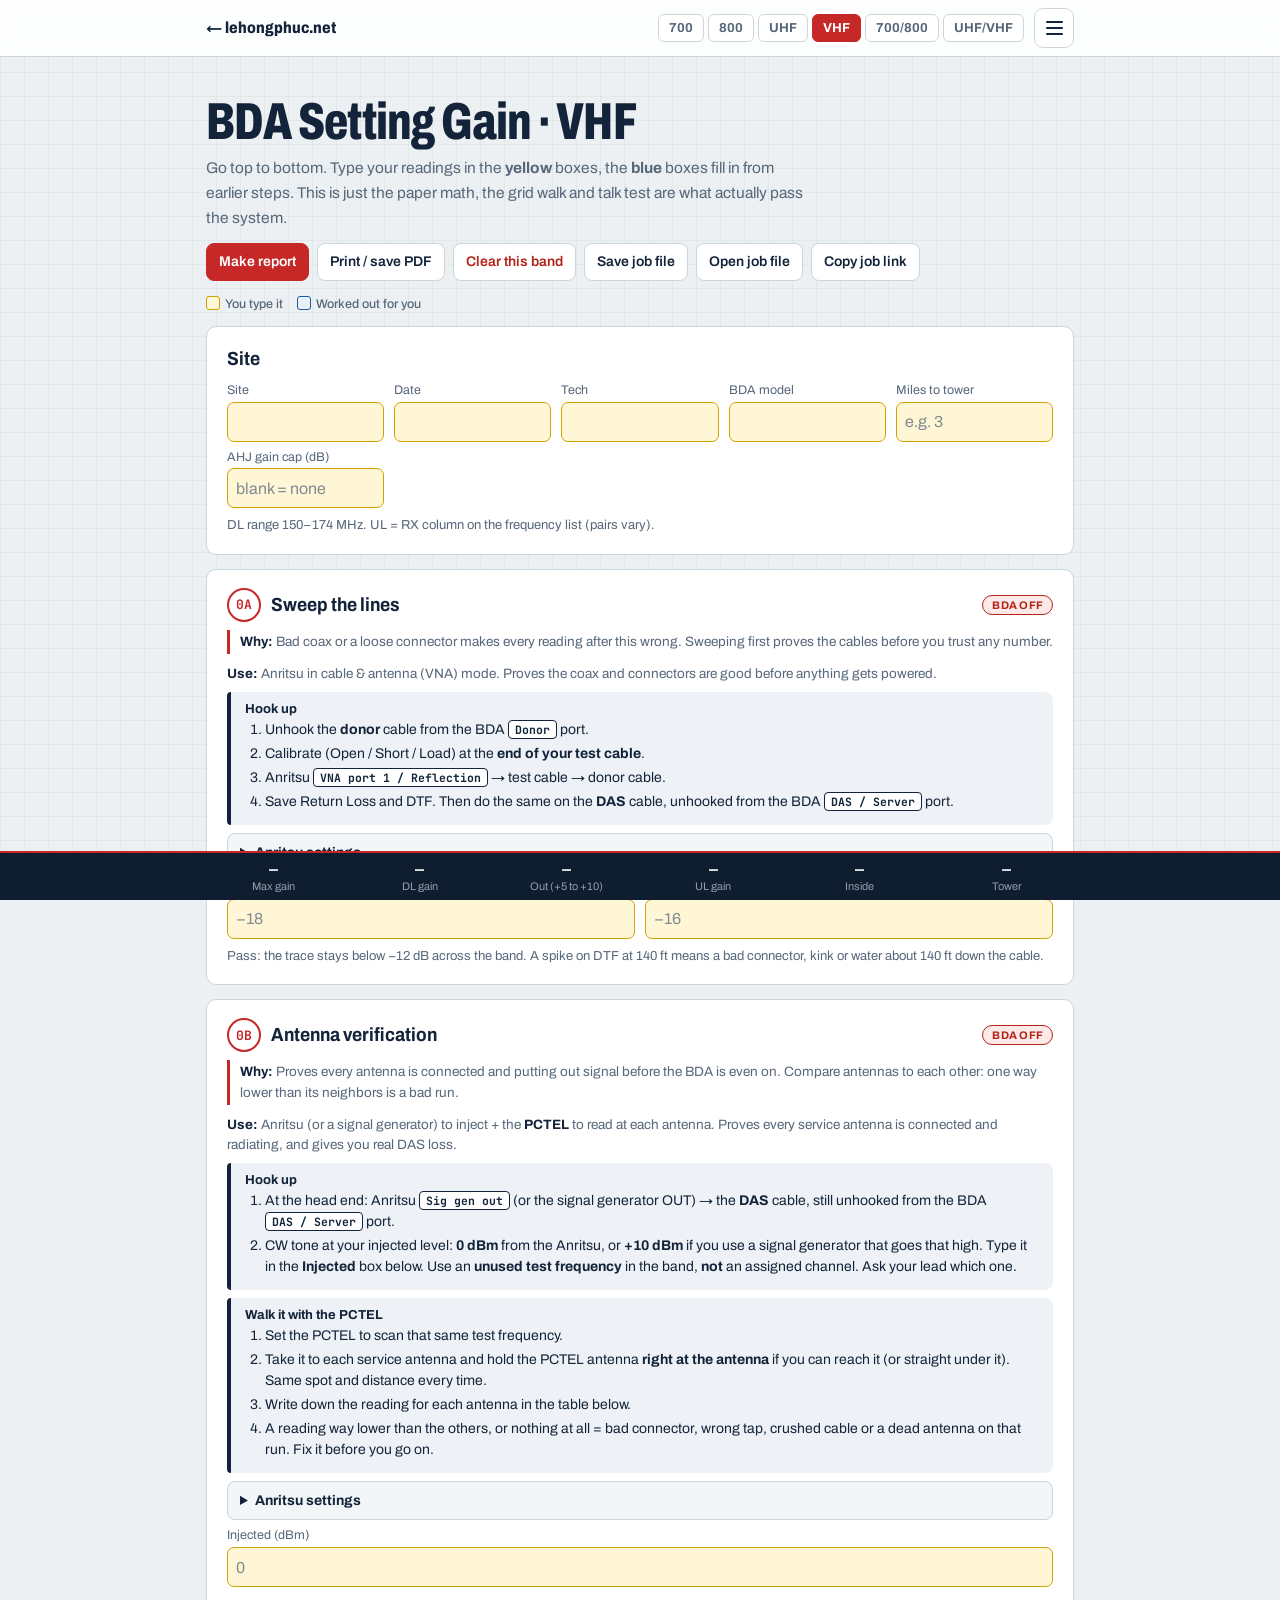
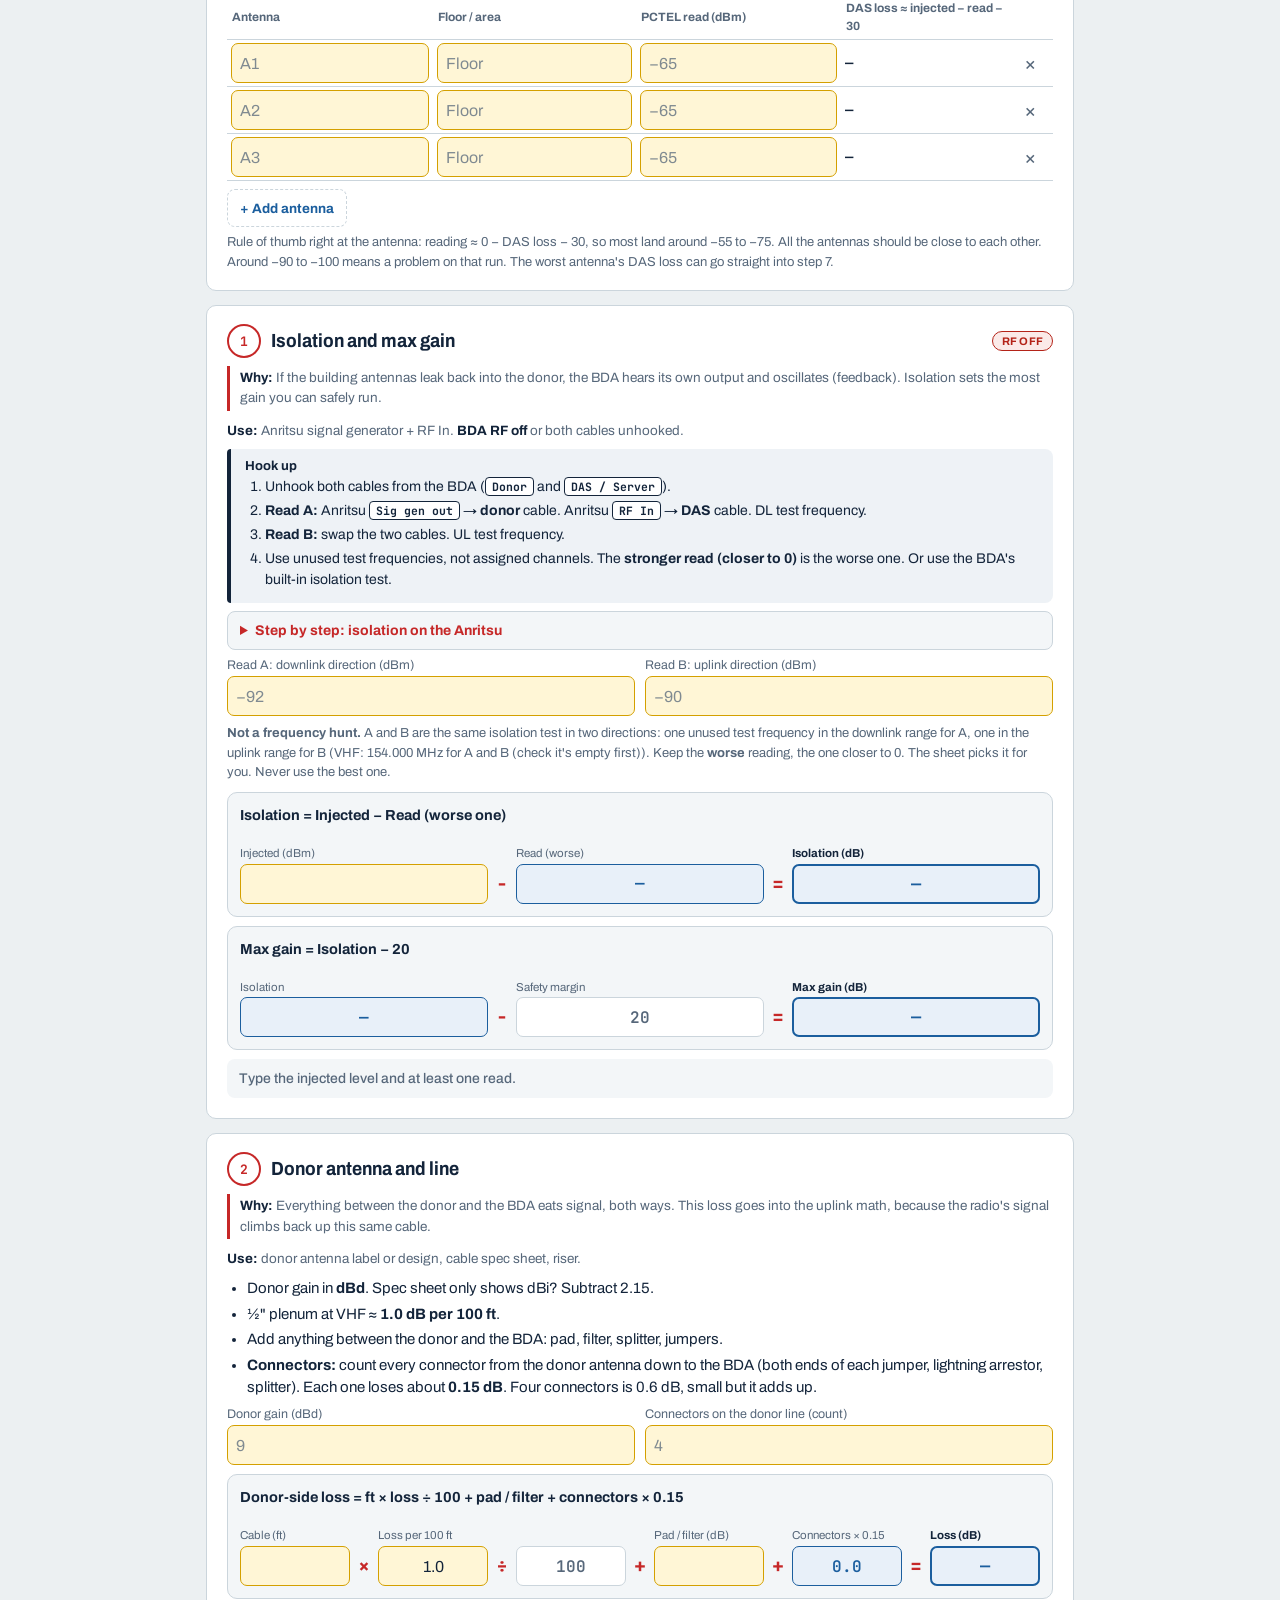
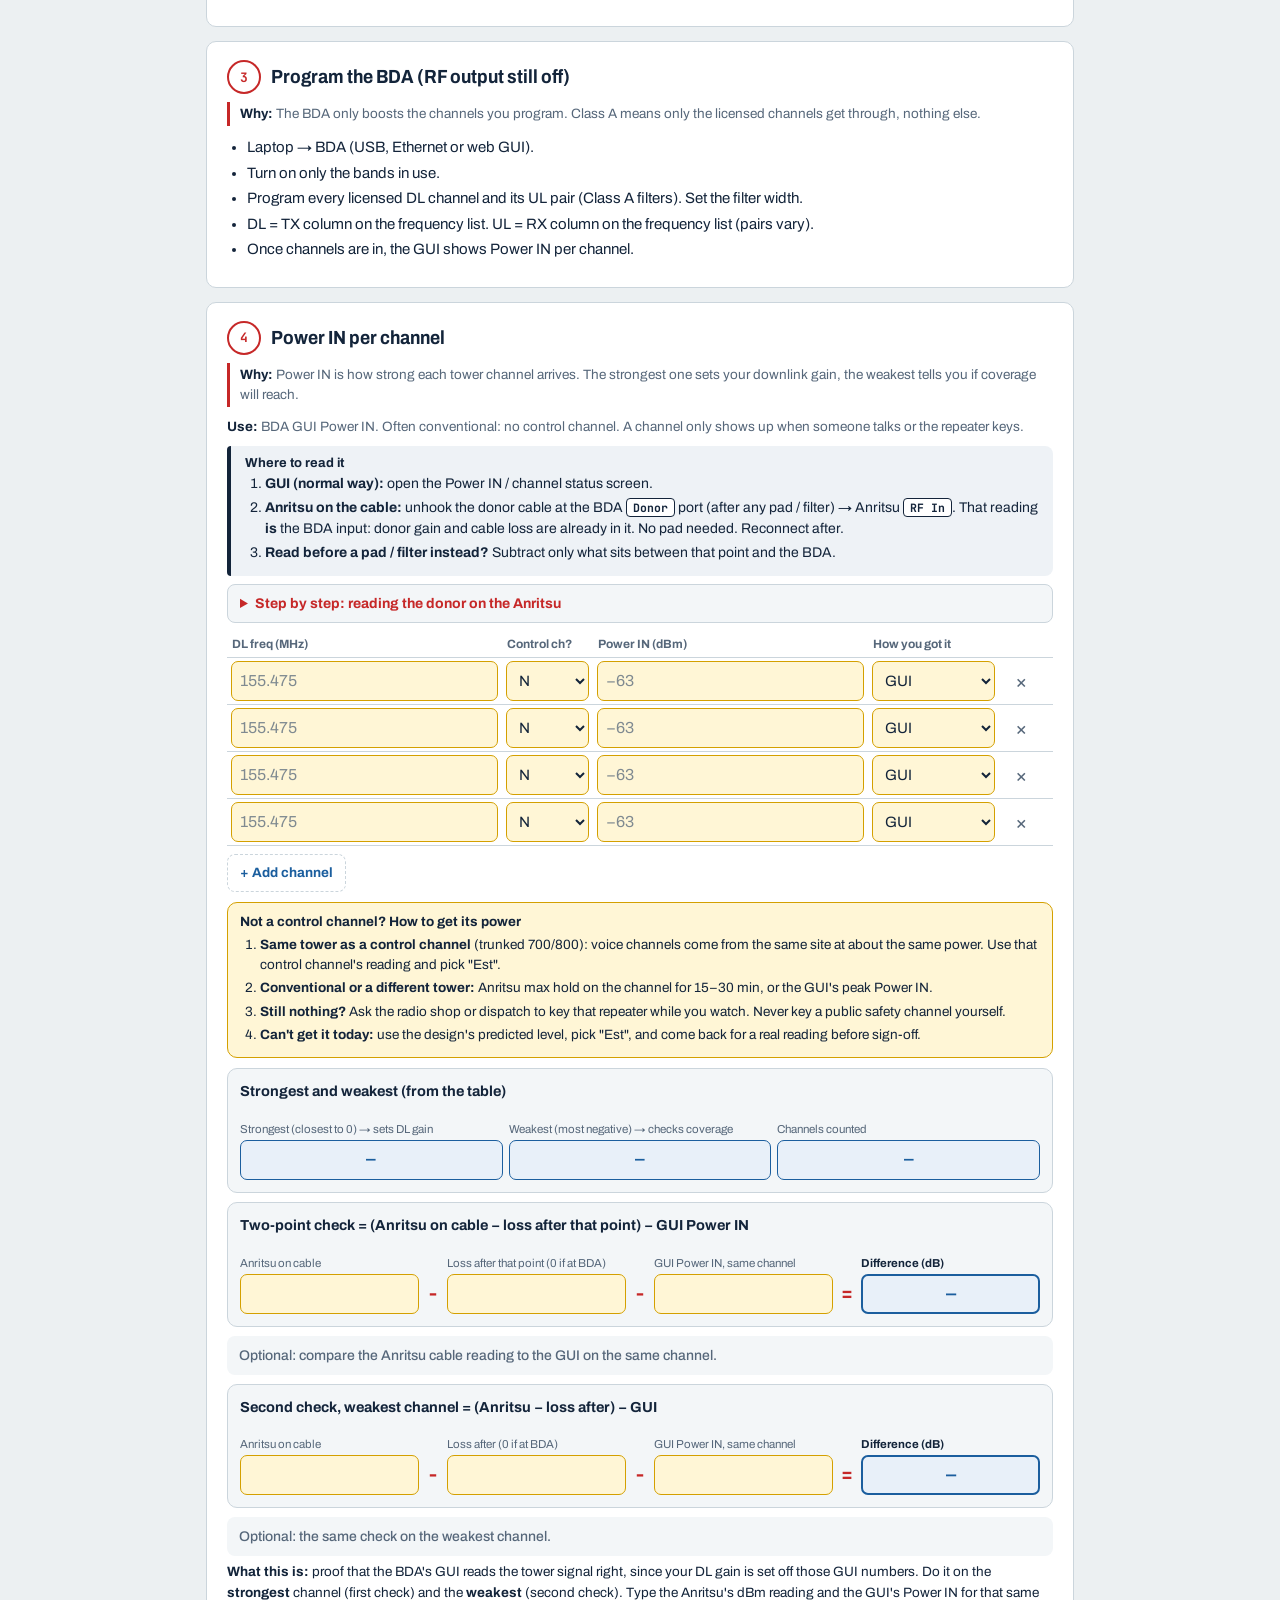
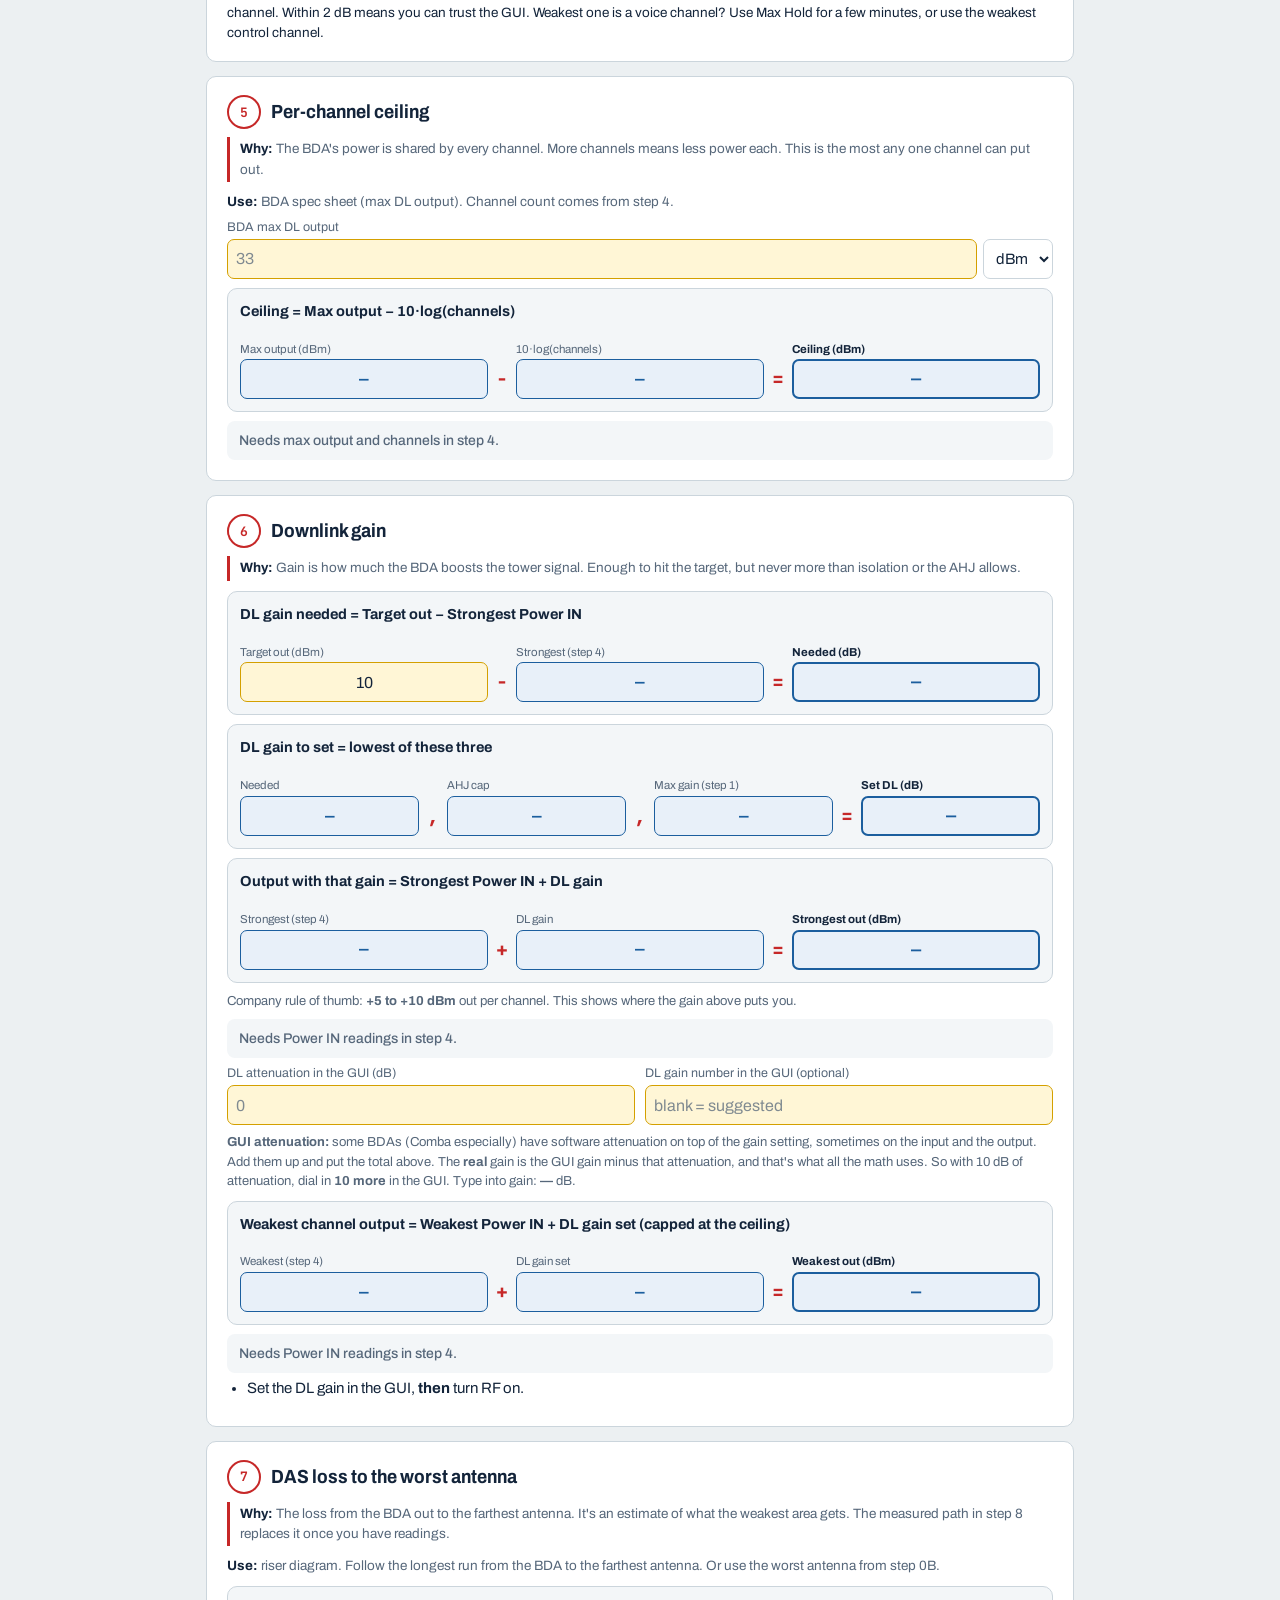
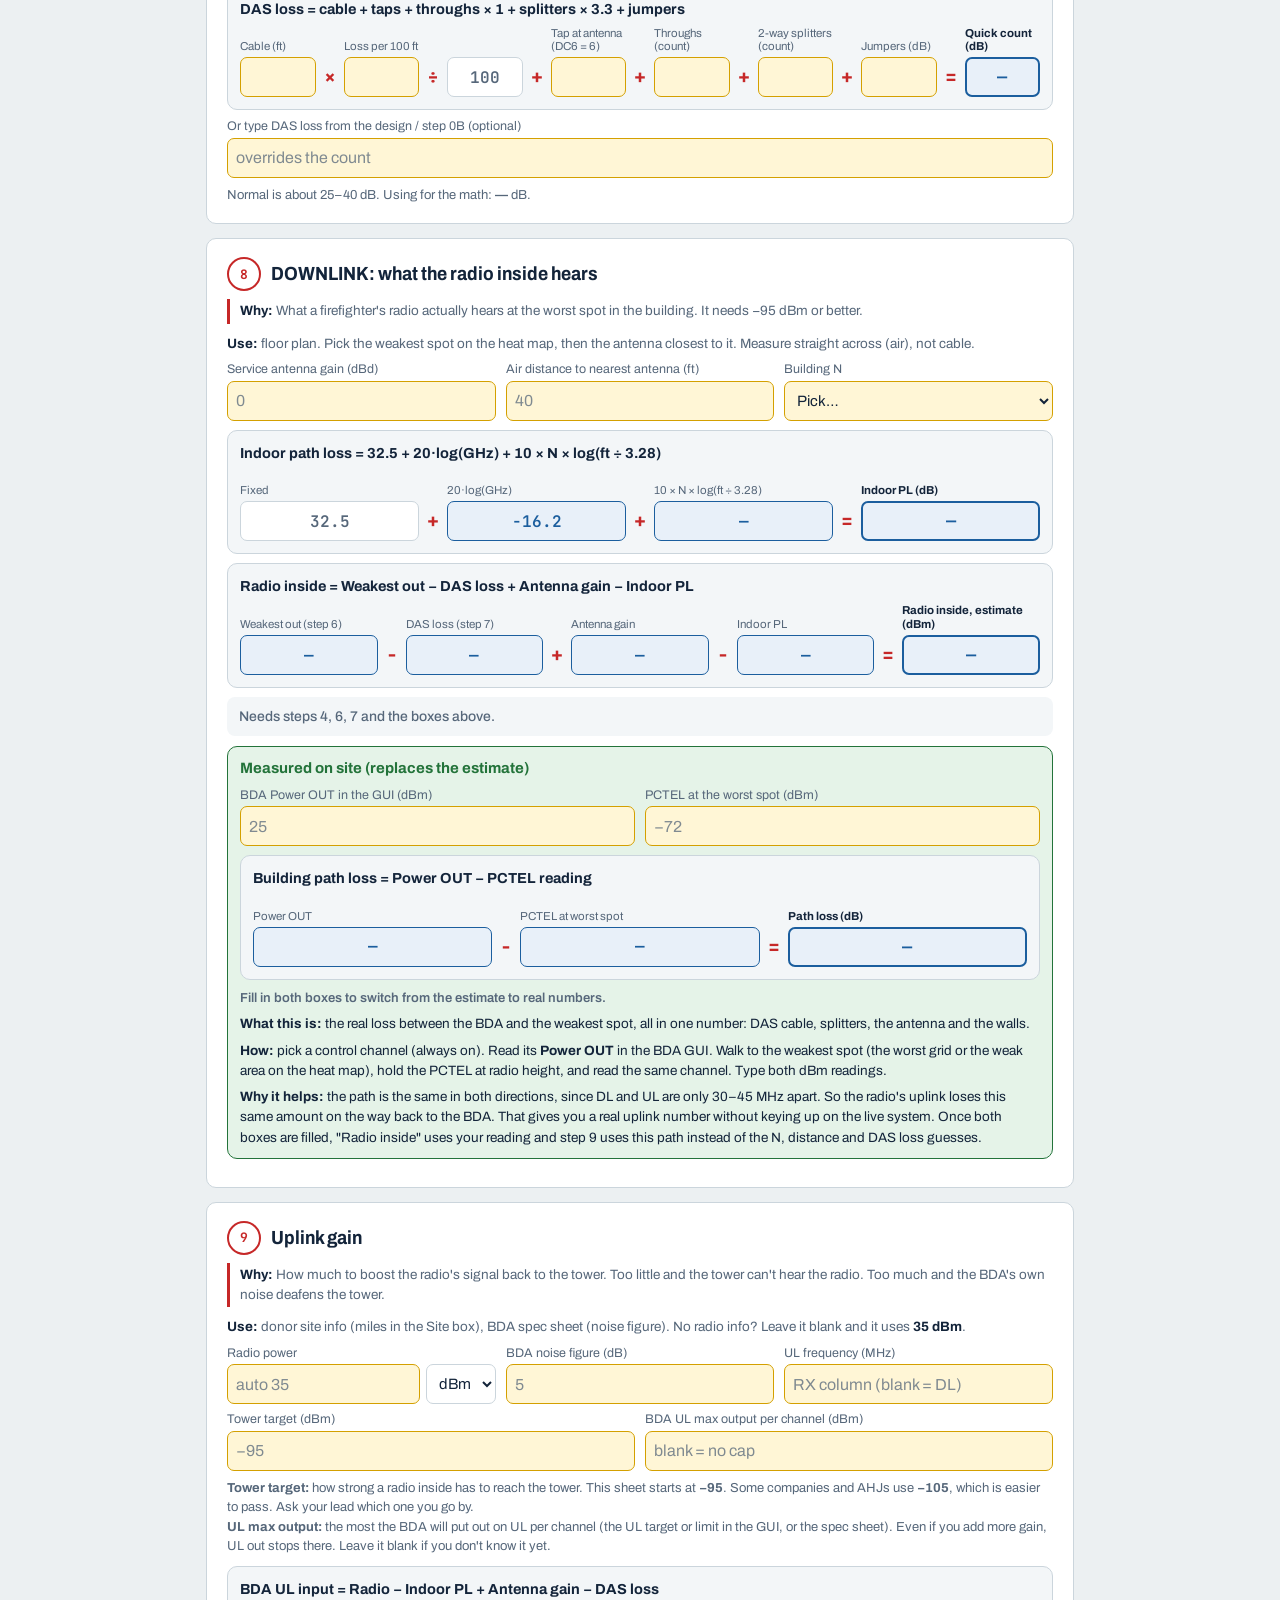
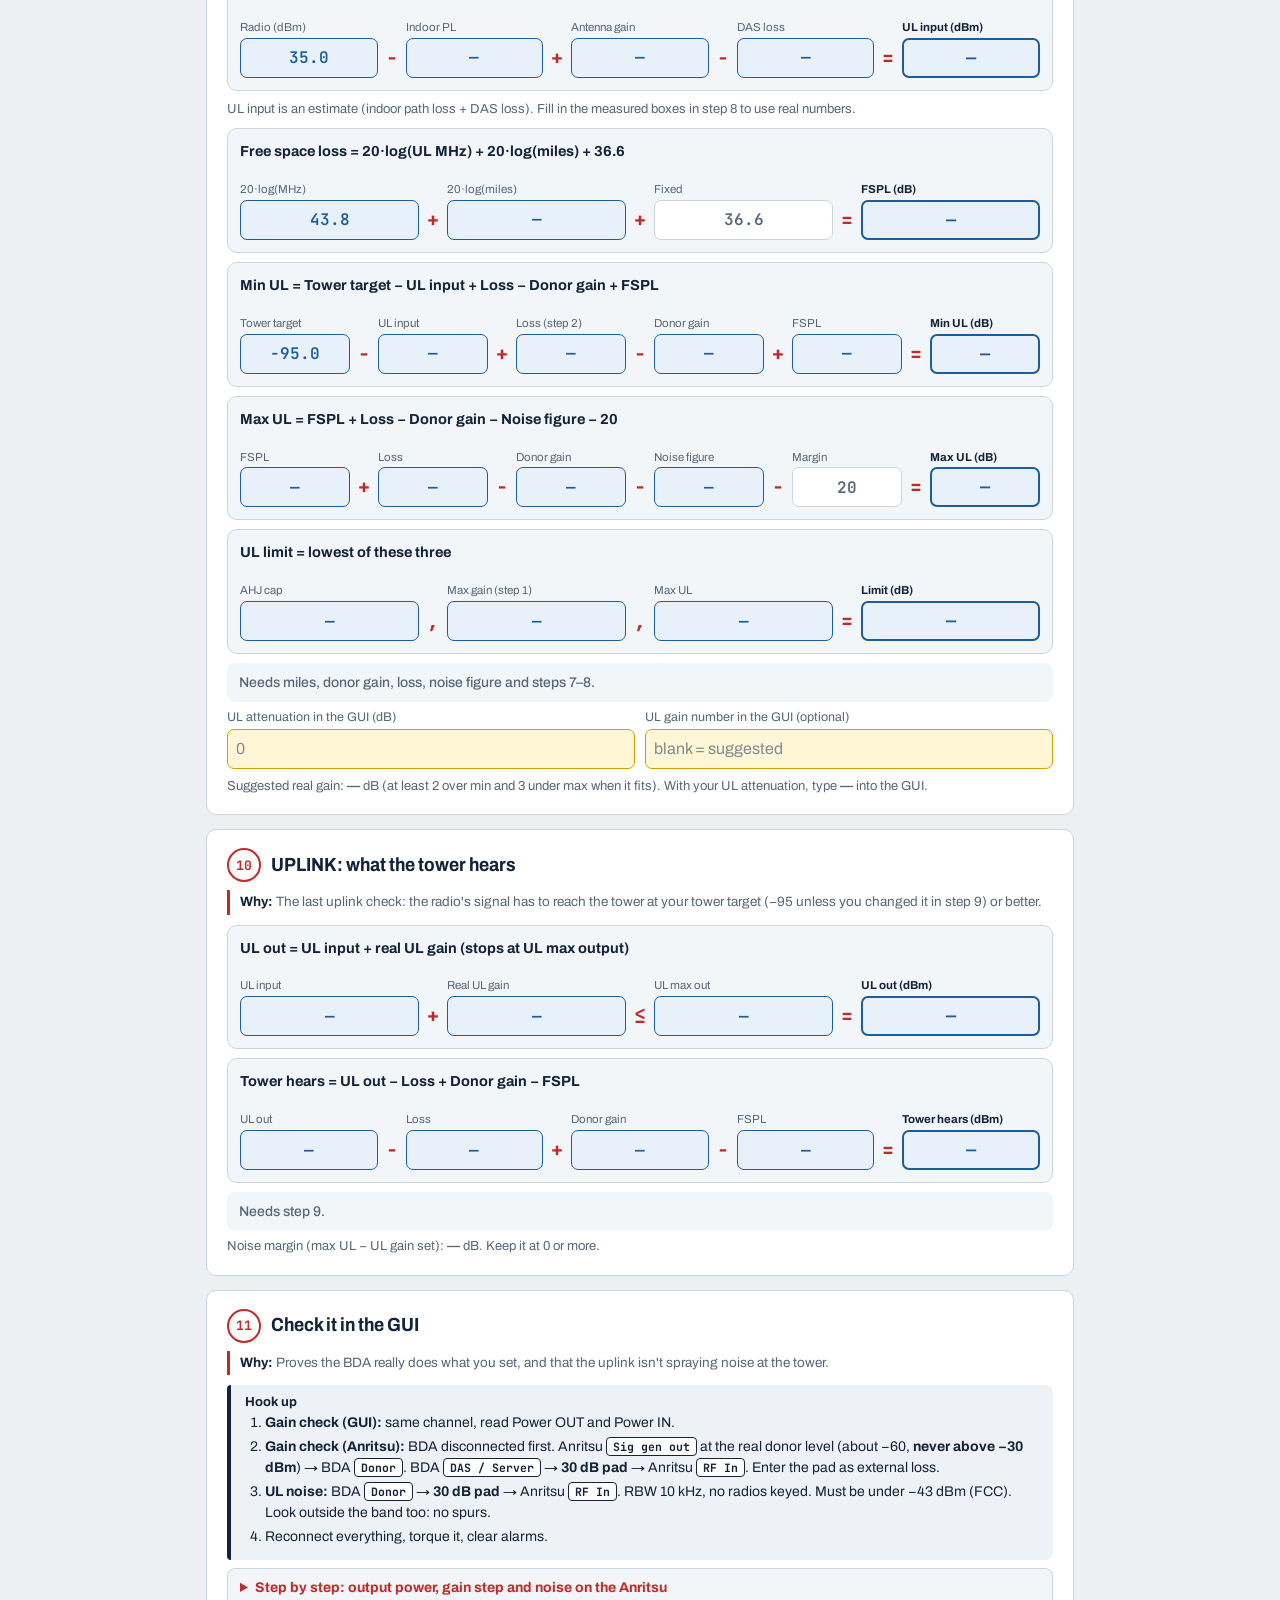
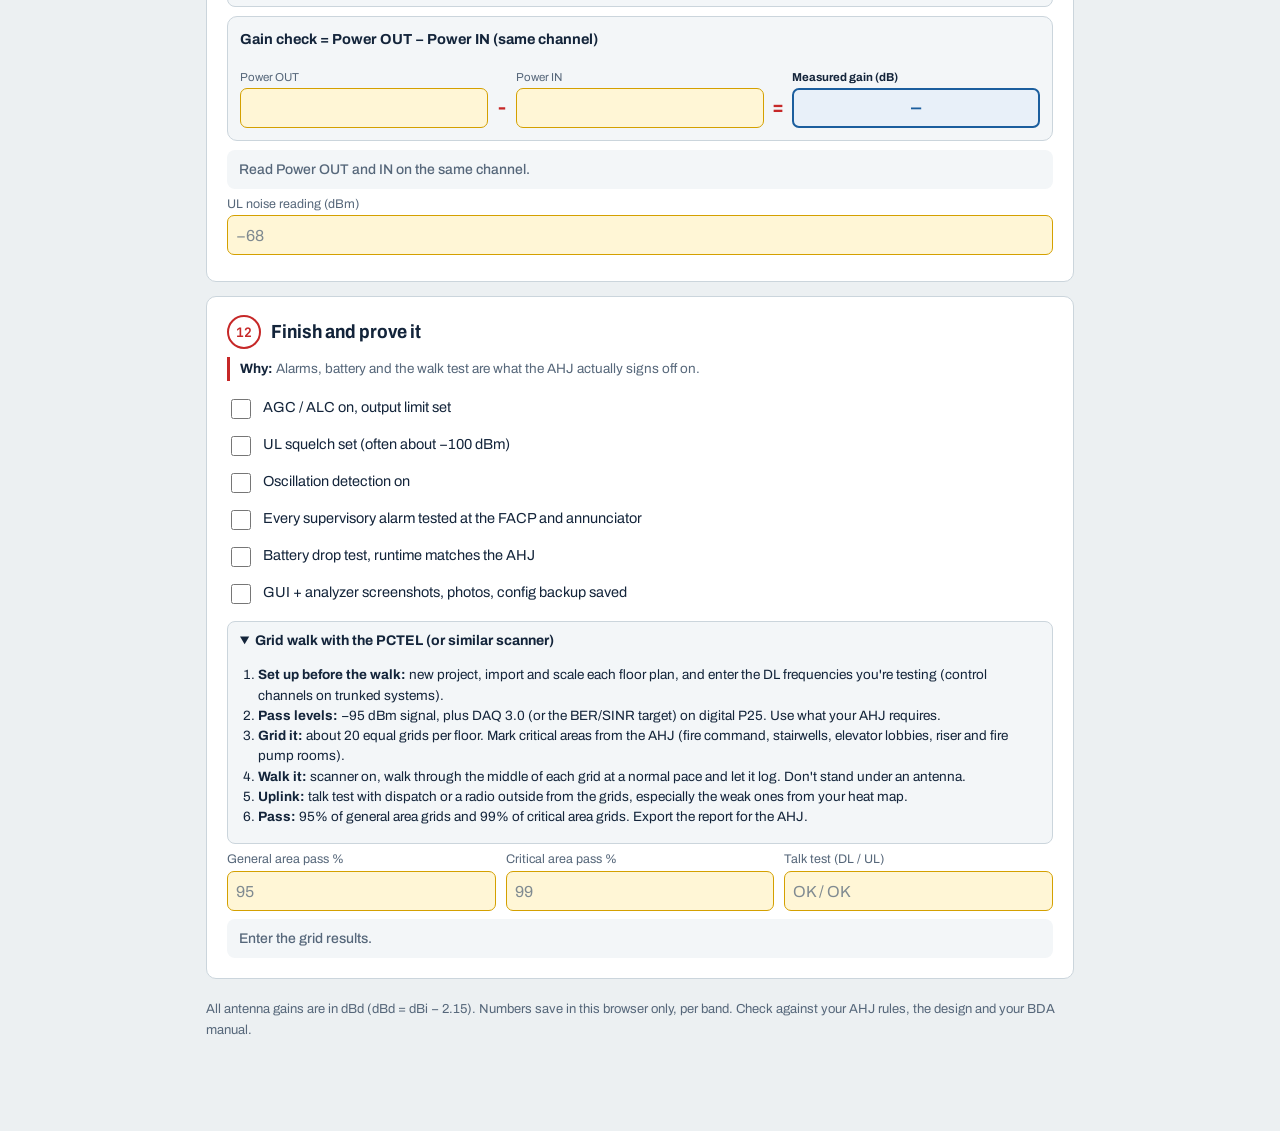
<file: vhf/index.html>
<!doctype html>
<html lang="en">
<head>
<meta charset="utf-8">
<meta name="viewport" content="width=device-width, initial-scale=1, viewport-fit=cover">
<title>BDA Setting Gain · VHF</title>
<meta name="description" content="Step-by-step BDA commissioning worksheet for VHF: how to hook up the Anritsu, where to get each reading, and the math for DL and UL gain.">
<link rel="preconnect" href="https://fonts.googleapis.com">
<link rel="preconnect" href="https://fonts.gstatic.com" crossorigin>
<link rel="stylesheet" href="https://fonts.googleapis.com/css2?family=IBM+Plex+Sans:wght@400;500;600;700&family=IBM+Plex+Mono:wght@500;600&display=swap">
<style>
:root{
  --bg:#f3f5f6; --card:#fff; --ink:#151b20; --muted:#5d6b75; --line:#d5dce0; --soft:#f6f8f9;
  --in-bg:#fff8e6; --in-line:#d9a520; --calc-bg:#eaf1fa; --calc:#1f5fa8; --accent:#cf5d16;
  --hook-bg:#eef2f6; --ok:#2e7a33; --ok-bg:#e9f5ea; --bad:#b3261e; --bad-bg:#fbecea; --warn:#8a6100; --warn-bg:#fdf3dc;
  --sans:"IBM Plex Sans",system-ui,-apple-system,"Segoe UI",sans-serif; --mono:"IBM Plex Mono",ui-monospace,Menlo,monospace;
}
@media (prefers-color-scheme: dark){:root{
  --bg:#0f1418; --card:#171e24; --ink:#e6ecef; --muted:#9aa8b1; --line:#2a343b; --soft:#1b2329;
  --in-bg:#2a2412; --in-line:#c99a1e; --calc-bg:#182838; --calc:#7fb6f2; --accent:#f08a46;
  --hook-bg:#1c252c; --ok:#79c77d; --ok-bg:#16291a; --bad:#f08a80; --bad-bg:#33191a; --warn:#e2b552; --warn-bg:#2e2510; color-scheme:dark}}
*{box-sizing:border-box}
body{margin:0;background:var(--bg);color:var(--ink);font:15px/1.5 var(--sans)}
a{color:var(--calc)}
.wrap{max-width:900px;margin:0 auto;padding:18px max(16px,env(safe-area-inset-left,0px)) 90px}
/* top */
.top{position:sticky;top:0;z-index:20;background:color-mix(in srgb,var(--bg) 92%,transparent);backdrop-filter:blur(8px);border-bottom:1px solid var(--line)}
.top .in{max-width:900px;margin:0 auto;padding:8px max(16px,env(safe-area-inset-left,0px));display:flex;align-items:center;gap:10px}
.top .home{font-weight:700;text-decoration:none;color:var(--ink);margin-right:auto;white-space:nowrap}
.bands{display:flex;gap:4px}
.bands a{font:600 13px var(--mono);text-decoration:none;color:var(--muted);border:1px solid var(--line);border-radius:7px;padding:5px 9px;background:var(--card)}
.bands a[aria-current="page"]{background:var(--ink);color:var(--card);border-color:var(--ink)}
.burger{flex:none;width:40px;height:40px;border:1px solid var(--line);border-radius:9px;background:var(--card);color:var(--ink);cursor:pointer;display:grid;place-items:center;position:relative}
.burger i,.burger i::before,.burger i::after{display:block;width:17px;height:2px;background:currentColor;border-radius:2px;position:relative}
.burger i::before,.burger i::after{content:"";position:absolute;left:0}.burger i::before{top:-6px}.burger i::after{top:6px}
.menu{position:absolute;right:max(16px,env(safe-area-inset-right,0px));top:54px;width:min(300px,calc(100vw - 32px));background:var(--card);border:1px solid var(--line);border-radius:12px;padding:8px;box-shadow:0 10px 30px rgba(0,0,0,.18);display:none}
.menu.open{display:block}
.menu .lbl{font:500 11px var(--mono);letter-spacing:.12em;text-transform:uppercase;color:var(--muted);padding:8px 10px 4px}
.menu a{display:block;padding:9px 10px;border-radius:8px;text-decoration:none;color:var(--ink)}
.menu a:hover{background:var(--soft)} .menu a small{display:block;color:var(--muted);font-size:12.5px}
@media (max-width:560px){.bands{display:none}}
header h1{font-size:clamp(26px,5vw,34px);line-height:1.1;margin:14px 0 4px}
header p{color:var(--muted);margin:0 0 12px;max-width:68ch}
.tools{display:flex;gap:8px;flex-wrap:wrap;margin:0 0 14px}
.tools button{font:600 14px var(--sans);min-height:38px;padding:6px 12px;border-radius:8px;border:1px solid var(--line);background:var(--card);color:var(--ink);cursor:pointer}
.tools button.danger{color:var(--bad)}.tools button.primary{background:var(--accent);color:#fff;border-color:var(--accent)}
.legend{display:flex;gap:14px;flex-wrap:wrap;font-size:12.5px;color:var(--muted);margin-bottom:12px}
.legend span::before{content:"";display:inline-block;width:12px;height:12px;border-radius:3px;margin-right:5px;vertical-align:-2px}
.legend .l1::before{background:var(--in-bg);border:1.5px solid var(--in-line)} .legend .l2::before{background:var(--calc-bg);border:1.5px solid var(--calc)}
/* cards */
.card{background:var(--card);border:1px solid var(--line);border-radius:12px;padding:14px 16px;margin-bottom:12px}
.card h2{font-size:17px;margin:0 0 6px;display:flex;align-items:center;gap:9px;flex-wrap:wrap}
.card h2 .n{display:inline-grid;place-items:center;min-width:30px;height:26px;padding:0 6px;border-radius:6px;background:var(--ink);color:var(--card);font:600 13px var(--mono)}
.tag{margin-left:auto;font:600 11px var(--mono);border:1px solid var(--line);border-radius:999px;padding:2px 8px;color:var(--muted)}
.tag.off{color:var(--bad);border-color:var(--bad)}
.use{font-size:13.5px;color:var(--muted);margin:0 0 8px}.use b{color:var(--ink)}
.ins{margin:4px 0 8px;padding-left:20px}.ins li{margin:3px 0}
.hook{background:var(--hook-bg);border-left:4px solid var(--ink);border-radius:6px;padding:8px 12px;margin:8px 0;font-size:14px}
.hook .t{font:600 11.5px var(--mono);letter-spacing:.08em;text-transform:uppercase;margin-bottom:3px}
.hook ol{margin:0;padding-left:20px}.hook li{margin:3px 0}
details.how{border:1px solid var(--line);border-radius:8px;margin:8px 0;background:var(--soft)}
details.how summary{cursor:pointer;padding:8px 12px;font-weight:600;font-size:14px}
details.how .b{padding:0 12px 10px;font-size:13.5px}
table.set{border-collapse:collapse;width:100%;font-size:13px}
table.set td{border-top:1px solid var(--line);padding:5px 6px;vertical-align:top}
table.set td:first-child{font-weight:600;width:34%}
.port{display:inline-block;border:1.4px solid currentColor;border-radius:4px;padding:0 5px;font:600 12px var(--mono);white-space:nowrap}
/* fields */
.fields{display:grid;grid-template-columns:repeat(auto-fit,minmax(150px,1fr));gap:8px 10px;margin:8px 0}
.fld{display:flex;flex-direction:column;gap:3px;min-width:0}
.fld label{font-size:12.5px;color:var(--muted);line-height:1.25}
.fld .row{display:flex;gap:6px}
input,select{font:16px var(--mono);min-height:40px;width:100%;min-width:0;padding:6px 8px;border-radius:7px;border:1.5px solid var(--in-line);background:var(--in-bg);color:var(--ink)}
select{font-family:var(--sans);font-size:15px}
.fld .row select{width:auto;flex:none;border-color:var(--line);background:var(--card)}
input::placeholder{color:var(--muted);opacity:.75}
/* equations */
.eq{border:1.5px dashed var(--line);border-radius:10px;padding:9px 10px;margin:9px 0;background:var(--soft)}
.eq .f{font-weight:600;font-size:14px;margin-bottom:6px}
.eq .row{display:flex;align-items:flex-end;gap:6px}
.eq .cell{flex:1 1 0;min-width:0;display:flex;flex-direction:column;gap:3px}
.eq .cell .lb{font-size:11.5px;color:var(--muted);line-height:1.2;min-height:28px;display:flex;align-items:flex-end}
.eq .cell .v{min-height:40px;border-radius:7px;display:flex;align-items:center;justify-content:center;font:600 16px var(--mono);border:1.5px solid var(--line);background:var(--card);padding:0 4px;overflow:hidden;white-space:nowrap}
.eq .cell .v.calc{background:var(--calc-bg);border-color:var(--calc);color:var(--calc)}
.eq .cell .v.fixed{color:var(--muted)}
.eq .cell input{text-align:center}
.eq .cell.res .v{border-width:2.5px;border-color:var(--calc);background:var(--calc-bg);color:var(--calc);font-size:17px}
.eq .cell.res .lb{font-weight:700;color:var(--ink)}
.eq .op{flex:none;font:700 20px var(--mono);padding-bottom:7px;width:16px;text-align:center;color:var(--muted)}
@media (max-width:640px){
  .eq .row{flex-wrap:wrap}
  .eq .cell{flex:1 1 calc(50% - 24px)}
  .eq .op{width:12px}
  .eq .cell.res{flex-basis:100%}
  .eq .op.eqs{display:none}
}
.verdict{border-radius:8px;padding:7px 10px;font-weight:600;font-size:14px;margin:8px 0 2px}
.verdict.ok{background:var(--ok-bg);color:var(--ok)} .verdict.bad{background:var(--bad-bg);color:var(--bad)} .verdict.warn{background:var(--warn-bg);color:var(--warn)} .verdict.na{background:var(--soft);color:var(--muted);font-weight:500}
.note{font-size:13px;color:var(--muted);margin:6px 0 0}
.rule{border:1.5px solid var(--in-line);background:var(--in-bg);border-radius:8px;padding:9px 12px;margin:10px 0;font-size:13.5px}
.rule b.t{display:block;margin-bottom:3px}
.rule ol{margin:0;padding-left:20px}.rule li{margin:3px 0}
/* tables */
.tw{overflow-x:auto;margin:8px 0}
table.grid{border-collapse:collapse;width:100%;min-width:520px}
table.grid th{font-size:12px;text-align:left;color:var(--muted);font-weight:600;padding:4px 5px;border-bottom:1px solid var(--line)}
table.grid td{padding:3px 4px;border-bottom:1px solid var(--line)}
table.grid td.out{font:600 14px var(--mono);white-space:nowrap}
table.grid .x{border:0;background:none;color:var(--muted);font-size:20px;cursor:pointer;min-height:36px;min-width:36px}
button.add{font:600 13.5px var(--sans);border:1px dashed var(--line);background:none;color:var(--calc);border-radius:8px;padding:7px 12px;cursor:pointer;min-height:38px}
.chk{display:flex;gap:9px;align-items:flex-start;padding:6px 0;font-size:14.5px}
.chk input{width:20px;height:20px;min-height:0;flex:none;margin-top:2px;accent-color:var(--ok)}
/* result bar */
#bar{position:fixed;left:0;right:0;bottom:0;z-index:15;background:var(--card);border-top:1px solid var(--line);box-shadow:0 -6px 18px rgba(0,0,0,.1)}
#bar .in{max-width:900px;margin:0 auto;display:grid;grid-template-columns:repeat(6,minmax(0,1fr));gap:4px;padding:7px max(12px,env(safe-area-inset-left,0px)) calc(7px + env(safe-area-inset-bottom,0px))}
#bar div{text-align:center;font-size:11px;color:var(--muted);line-height:1.2}
#bar b{display:block;font:600 15px var(--mono);color:var(--ink)}
#bar .ok b{color:var(--ok)} #bar .bad b{color:var(--bad)}#bar .warn b{color:#B7791F}@media (max-width:640px){#bar .rg{display:none}}@media (max-width:420px){#bar b{font-size:13px}#bar div{font-size:10px}#bar .in{gap:2px;padding-left:6px;padding-right:6px}}
footer{font-size:13px;color:var(--muted);margin-top:20px}
:focus-visible{outline:2px solid var(--calc);outline-offset:2px}
@media print{
  .top,#bar,.tools,button.add,table.grid .x{display:none!important}
  body{background:#fff;color:#000;font-size:11px}
  .card{break-inside:avoid;border-color:#999}
  details.how{display:none}
  .wrap{padding:0}
}
</style>
<style id="look-refresh">
@import url('https://fonts.googleapis.com/css2?family=Archivo:wdth,wght@62..125,400..800&family=JetBrains+Mono:wght@500;600;700&display=swap');
/* ===== Look refresh: riser-drawing blueprint, fire-red callouts. Styling only, no content changes. ===== */
:root{
  --bg:#ECF0F2; --card:#FFFFFF; --paper:#FFFFFF; --ink:#13243A; --muted:#56677A; --line:#CBD5DC; --soft:#F3F6F8; --fixed-bg:#F1F4F6;
  --accent:#C62828; --signal:#C62828; --link:#1B5E9E; --calc:#1B5E9E; --ans:#1B5E9E; --calc-bg:#E8F0F9; --ans-bg:#E8F0F9;
  --in-bg:#FFF6D6; --in-line:#D4A000; --hook-bg:#EEF2F6;
  --ok:#23733A; --ok-bg:#E5F3E8; --bad:#B42318; --bad-bg:#FBEAE8; --warn:#8A5A00; --warn-bg:#FDF2D8;
  --gain:#23733A; --gain-bg:#EAF5EC; --loss:#B42318; --loss-bg:#FBEDEB;
  --grid:rgba(19,36,58,.045); --panel:#0E1E30;
  --sans:"Archivo",system-ui,-apple-system,"Segoe UI",sans-serif; --body:var(--sans); --display:var(--sans); --font-ui:var(--sans);
  --mono:"JetBrains Mono",ui-monospace,Menlo,monospace; --font-num:var(--mono);
}
@media (prefers-color-scheme: dark){:root:not([data-theme="light"]){
  --bg:#0D1823; --card:#132131; --paper:#132131; --ink:#E4EBF1; --muted:#93A4B4; --line:#24364A; --soft:#182A3C; --fixed-bg:#192B3D;
  --accent:#F0614F; --signal:#F0614F; --link:#79B4F2; --calc:#79B4F2; --ans:#79B4F2; --calc-bg:#16293F; --ans-bg:#16293F;
  --in-bg:#2A2410; --in-line:#CDA22B; --hook-bg:#172839;
  --ok:#76C98A; --ok-bg:#15291C; --bad:#F28B7F; --bad-bg:#33191A; --warn:#E6C26B; --warn-bg:#2E2510;
  --gain:#76C98A; --gain-bg:#16291C; --loss:#F28B7F; --loss-bg:#301B1B;
  --grid:rgba(140,180,220,.05); color-scheme:dark}}
:root[data-theme="dark"]{
  --bg:#0D1823; --card:#132131; --paper:#132131; --ink:#E4EBF1; --muted:#93A4B4; --line:#24364A; --soft:#182A3C; --fixed-bg:#192B3D;
  --accent:#F0614F; --signal:#F0614F; --link:#79B4F2; --calc:#79B4F2; --ans:#79B4F2; --calc-bg:#16293F; --ans-bg:#16293F;
  --in-bg:#2A2410; --in-line:#CDA22B; --hook-bg:#172839;
  --ok:#76C98A; --ok-bg:#15291C; --bad:#F28B7F; --bad-bg:#33191A; --warn:#E6C26B; --warn-bg:#2E2510;
  --gain:#76C98A; --gain-bg:#16291C; --loss:#F28B7F; --loss-bg:#301B1B; --grid:rgba(140,180,220,.05); color-scheme:dark}
body{background-color:var(--bg);
  background-image:linear-gradient(var(--grid) 1px,transparent 1px),linear-gradient(90deg,var(--grid) 1px,transparent 1px);
  background-size:24px 24px;background-attachment:fixed;-webkit-font-smoothing:antialiased;text-rendering:optimizeLegibility}
input,select,button{font-family:var(--sans)}
a{text-underline-offset:3px}
.burger{background:var(--card)}
.menu{border-radius:10px;box-shadow:0 18px 40px -12px rgba(13,24,35,.35)}
.menu .lbl{font:700 12px/1.3 var(--sans);letter-spacing:.01em;text-transform:none;color:var(--accent)}
.menu a{font-weight:600}
.menu a small{font-weight:400}
.menu a[aria-current="page"]{background:var(--soft);box-shadow:inset 3px 0 0 var(--accent)}
@media print{body{background-image:none}}

.top{background:color-mix(in srgb,var(--card) 90%,transparent)}
.top .home{font-weight:800;font-stretch:85%;font-size:16px}
.bands a{font:700 13px var(--sans);border-radius:6px;padding:6px 10px}
.bands a[aria-current="page"]{background:var(--accent);border-color:var(--accent);color:#fff}
header h1{font-weight:800;font-stretch:72%;font-size:clamp(34px,6.5vw,52px);line-height:.95;letter-spacing:-.015em;margin:22px 0 10px}
header p{font-size:15.5px;line-height:1.6}
.tools button{font-weight:600;border-radius:8px}
.legend{font-weight:500}
.card{border-radius:10px;padding:18px 20px;margin-bottom:14px}
.card h2{font-size:19px;font-weight:700;font-stretch:90%;gap:10px;margin-bottom:10px}
.card h2 .n{background:transparent;color:var(--accent);border:2px solid var(--accent);border-radius:999px;min-width:34px;height:34px;padding:0 7px;font:700 13px var(--mono)}
.tag{font:700 11px var(--sans);letter-spacing:.02em;padding:3px 9px}
.tag.off{background:var(--bad-bg)}
.hook{border-left-color:var(--ink);border-radius:4px 8px 8px 4px;padding:10px 14px}
.hook .t{font:700 13px var(--sans);letter-spacing:0;text-transform:none;color:var(--ink)}
.port{font:700 11.5px var(--mono);border-radius:4px;padding:1px 6px;background:var(--card)}
details.how summary{font-weight:700}
.eq{border:1px solid var(--line);border-radius:10px;padding:12px;background:var(--soft)}
.eq .f{font-weight:700;font-size:14.5px}
.eq .op{color:var(--accent)}
.verdict{border-radius:8px;padding:9px 12px}
.rule{border-radius:10px}
table.grid th{font-weight:700}
button.add{font-weight:700}
#bar{background:var(--panel);border-top:2px solid var(--accent);box-shadow:none}
#bar div{color:rgba(228,235,241,.62)}
#bar b{color:#fff}
#bar .ok b{color:#7BD88F} #bar .bad b{color:#FF8A80}#bar .warn b{color:#FFD166}
footer{line-height:1.6}
.jmsg{align-self:center;font-size:13.5px;font-weight:600;color:var(--ok)}
table.grid select{min-width:66px;width:100%;padding:6px 24px 6px 8px}

@media (max-width:560px){
  #step-4 .tw,#step-0B .tw{overflow:visible}
  #step-4 table.grid,#step-0B table.grid,.duo #step-4 table.grid{min-width:0!important;table-layout:auto}
  #step-4 table.grid tr:first-child,#step-0B table.grid tr:first-child{display:none}
  #step-4 table.grid tr,#step-0B table.grid tr{display:grid;gap:6px 8px;padding:8px 0;border-bottom:1px solid var(--line);align-items:end}
  #step-4 table.grid tr{grid-template-columns:1fr 76px 36px;grid-template-areas:"f c x" "p s s"}
  #step-0B table.grid tr{grid-template-columns:1fr 1fr 36px;grid-template-areas:"a l x" "r o o"}
  #step-4 table.grid td,#step-0B table.grid td{border:0;padding:0;display:flex;flex-direction:column;gap:3px;min-width:0}
  #step-4 table.grid td::before,#step-0B table.grid td::before{font-size:12px;color:var(--muted)}
  #step-4 td:nth-child(1){grid-area:f}#step-4 td:nth-child(1)::before{content:"DL freq (MHz)"}
  #step-4 td:nth-child(2){grid-area:c}#step-4 td:nth-child(2)::before{content:"Control ch?"}
  #step-4 td:nth-child(3){grid-area:p}#step-4 td:nth-child(3)::before{content:"Power IN (dBm)"}
  #step-4 td:nth-child(4){grid-area:s}#step-4 td:nth-child(4)::before{content:"How you got it"}
  #step-4 td:nth-child(5){grid-area:x;align-self:center}
  #step-0B td:nth-child(1){grid-area:a}#step-0B td:nth-child(1)::before{content:"Antenna"}
  #step-0B td:nth-child(2){grid-area:l}#step-0B td:nth-child(2)::before{content:"Floor / area"}
  #step-0B td:nth-child(3){grid-area:r}#step-0B td:nth-child(3)::before{content:"PCTEL read (dBm)"}
  #step-0B td:nth-child(4){grid-area:o;justify-content:flex-end}#step-0B td:nth-child(4)::before{content:"DAS loss"}
  #step-0B td:nth-child(5){grid-area:x;align-self:center}
}

.why{font-size:13.5px;color:var(--muted);margin:-2px 0 10px;border-left:3px solid var(--accent);padding:2px 0 2px 10px}
.why b{color:var(--ink)}
.measure{border:1.5px solid var(--ok);background:var(--ok-bg);border-radius:10px;padding:10px 12px;margin:10px 0}
.measure .t{display:block;color:var(--ok);margin-bottom:2px}
.explain{font-size:13.5px;margin:6px 0 0;color:var(--ink)}
.explain b{color:var(--ink)}
#m-src,[id^="m-src-"]{font-weight:600}
.guide{border-color:var(--accent)}.guide summary{color:var(--accent)}.gl{padding-left:20px;margin:6px 0}.gl li{margin:5px 0}
</style>
</head>
<body>
<div class="top"><div class="in">
  <a class="home" href="../">← lehongphuc.net</a>
  <nav class="bands" aria-label="Bands"><a href="../700/">700</a><a href="../800/">800</a><a href="../uhf/">UHF</a><a href="../vhf/" aria-current="page">VHF</a><a href="../700-800/">700/800</a><a href="../uhf-vhf/">UHF/VHF</a></nav>
  <button class="burger" id="burger" aria-label="Menu" aria-expanded="false" aria-controls="menu"><i></i></button>
  <nav class="menu" id="menu">
    <div class="lbl">BDA Setting Gain</div>
    <a href="../700/">700 MHz<small>Step by step: Anritsu hookups, readings, math</small></a><a href="../800/">800 MHz<small>Step by step: Anritsu hookups, readings, math</small></a><a href="../uhf/">UHF<small>Step by step: Anritsu hookups, readings, math</small></a><a href="../vhf/" aria-current="page">VHF<small>Step by step: Anritsu hookups, readings, math</small></a><a href="../700-800/">700/800 together<small>Dual-band BDA: both bands side by side</small></a><a href="../uhf-vhf/">UHF/VHF together<small>Dual-band BDA: both bands side by side</small></a>
    <div class="lbl">Practice and tools</div>
    <a href="../anritsu/">Anritsu step by step<small>Sweep, donor, isolation, antenna check</small></a>
    <a href="../report/">Commissioning report<small>Turn a worksheet into the Word report</small></a>
    <a href="../practice/">Practice sites<small>A random site every refresh</small></a>
    <a href="../calc/">Link Budget Calculator<small>Just the math, with practice scenarios</small></a>
    <a href="../">Home</a>
  </nav>
</div></div>

<div class="wrap">
<header>
  <h1>BDA Setting Gain · VHF</h1>
  <p>Go top to bottom. Type your readings in the <b>yellow</b> boxes, the <b>blue</b> boxes fill in from earlier steps. This is just the paper math, the grid walk and talk test are what actually pass the system.</p>
</header>
<div class="tools">
  <button type="button" id="mkreport" class="primary">Make report</button>
  <button type="button" id="print">Print / save PDF</button>
  <button type="button" class="danger" id="clear">Clear this band</button>
</div>
<div class="legend"><span class="l1">You type it</span><span class="l2">Worked out for you</span></div>
<div id="app"></div>
<footer>All antenna gains are in dBd (dBd = dBi − 2.15). Numbers save in this browser only, per band. Check against your AHJ rules, the design and your BDA manual.</footer>
</div>
<div id="bar"><div class="in" id="barin"></div></div>

<script>
const BAND = {"key": "VHF", "slug": "vhf", "name": "VHF", "dl": "150–174 MHz", "ulrule": "UL = RX column on the frequency list (pairs vary)", "sweep": "about 140–180 MHz", "cable": "1.0", "radio": 35, "cc": "Often conventional: no control channel. A channel only shows up when someone talks or the repeater keys.", "fmid": 155, "uloff": 0, "fex": "155.475", "dlStart": 150, "dlStop": 174, "ulph": "RX column (blank = DL)"};
const KEY = 'bda-gain-'+BAND.key;
const $ = id => document.getElementById(id);
const L = Math.log10;
const isN = x => typeof x==='number' && isFinite(x);
const f1 = x => isN(x) ? (Math.round(x*10)/10).toFixed(1).replace('-','−') : '—';
const lowest = a => { a=a.filter(isN); return a.length?Math.min(...a):null; };
const DEF = () => ({site:{},s:{cl:BAND.cable,tgt:10},chans:[{},{},{},{}],ants:[{},{},{}],checks:{}});
let S; try{S=JSON.parse(localStorage.getItem(KEY))}catch(e){} if(!S||!S.s) S=DEF();
const save=()=>{try{localStorage.setItem(KEY,JSON.stringify(S))}catch(e){}};
const num = v => { if(v===''||v===null||v===undefined) return null; const n=Number(String(v).replace(/[−–]/g,'-')); return isFinite(n)?n:null; };
const g = k => num(S.s[k]);

/*CALC-START*/
function calc(s,chans,ants,band){
  const v=k=>num(s[k]); const o={};
  const ra=v('readA'), rb=v('readB'), inj=isN(v('inj'))?v('inj'):null;
  const reads=[ra,rb].filter(isN);
  o.readW=reads.length?Math.max(...reads):null;
  o.iso=(isN(inj)&&isN(o.readW))?inj-o.readW:null; o.mg=isN(o.iso)?o.iso-20:null;
  o.cap=v('cap');
  o.gd=v('gd');
  o.connL=(v('conn')||0)*0.15;
  o.loss=(isN(v('cft'))&&isN(v('cl')))?v('cft')*v('cl')/100+(v('pad')||0)+o.connL:null;
  const fs=chans.map(c=>num(c.f)).filter(isN), ps=chans.map(c=>num(c.p)).filter(isN);
  o.nch=fs.length; o.strong=ps.length?Math.max(...ps):null; o.weak=ps.length?Math.min(...ps):null;
  o.fdl=fs.length?Math.max(...fs):band.fmid;
  o.tp=(isN(v('tpA'))&&isN(v('tpG')))?v('tpA')-(v('tpLoss')||0)-v('tpG'):null;
  o.tp2=(isN(v('tpA2'))&&isN(v('tpG2')))?v('tpA2')-(v('tpLoss2')||0)-v('tpG2'):null;
  o.pmax=isN(v('pmax'))?(s.pmaxu==='W'?10*L(v('pmax')*1000):v('pmax')):null;
  o.tlog=o.nch>0?10*L(o.nch):null;
  o.ceil=(isN(o.pmax)&&isN(o.tlog))?o.pmax-o.tlog:null;
  o.tgt=isN(v('tgt'))?v('tgt'):10;
  o.need=isN(o.strong)?o.tgt-o.strong:null;
  o.dlsug=isN(o.need)?lowest([o.need,o.cap,o.mg]):null;
  o.dlatt=v('dlatt')||0; o.dlgui=isN(v('dlset'))?v('dlset'):(isN(o.dlsug)?o.dlsug+o.dlatt:null); o.dlset=isN(o.dlgui)?o.dlgui-o.dlatt:null;
  o.strongOut=(isN(o.strong)&&isN(o.dlset))?o.strong+o.dlset:null;
  o.rtLo=isN(o.strong)?5-o.strong:null; o.rtHi=isN(o.strong)?10-o.strong:null;
  o.weakOut=(isN(o.weak)&&isN(o.dlset))?(isN(o.ceil)?Math.min(o.weak+o.dlset,o.ceil):o.weak+o.dlset):null;
  o.dasq=(isN(v('dft'))&&isN(v('dl')))?v('dft')/100*v('dl')+(v('taps')||0)+(v('th')||0)*1+(v('sp')||0)*3.3+(v('jmp')||0):null;
  o.das=isN(v('dasOv'))?v('dasOv'):o.dasq;
  o.gs=v('gs'); o.N=v('N'); o.dr=v('dr');
  o.ghz=20*L(o.fdl/1000);
  o.wall=(isN(o.N)&&isN(o.dr)&&o.dr>0)?10*o.N*L(o.dr/3.28):null;
  o.pl=isN(o.wall)?32.5+o.ghz+o.wall:null;
  o.rx=(isN(o.weakOut)&&isN(o.das)&&isN(o.gs)&&isN(o.pl))?o.weakOut-o.das+o.gs-o.pl:null;
  o.pout=v('pout'); o.pwalk=v('pwalk'); o.mpath=(isN(o.pout)&&isN(o.pwalk))?o.pout-o.pwalk:null; o.rxEst=o.rx; if(isN(o.pwalk)) o.rx=o.pwalk;
  o.radio=isN(v('radio'))?(s.radiou==='W'?10*L(v('radio')*1000):v('radio')):band.radio;
  o.ulin=(isN(o.pl)&&isN(o.gs)&&isN(o.das))?o.radio-o.pl+o.gs-o.das:null;
  o.ulinEst=o.ulin; if(isN(o.mpath)) o.ulin=o.radio-o.mpath;
  o.ulf=isN(v('ulf'))?v('ulf'):(o.fdl+band.uloff);
  o.mhz=20*L(o.ulf); o.mi=v('mi'); o.milog=(isN(o.mi)&&o.mi>0)?20*L(o.mi):null;
  o.fspl=isN(o.milog)?o.mhz+o.milog+36.6:null;
  const okUL=isN(o.ulin)&&isN(o.loss)&&isN(o.gd)&&isN(o.fspl);
  o.ttgt=isN(v('ttgt'))?v('ttgt'):-95;
  o.mn=okUL?o.ttgt-o.ulin+o.loss-o.gd+o.fspl:null;
  o.ulneed=okUL?o.ttgt+o.loss-o.gd+o.fspl:null;
  o.nf=v('nf');
  o.mx=(isN(o.fspl)&&isN(o.loss)&&isN(o.gd)&&isN(o.nf))?o.fspl+o.loss-o.gd-o.nf-20:null;
  o.lim=isN(o.mx)?lowest([o.cap,o.mg,o.mx]):null;
  if(isN(o.lim)&&isN(o.mn)){let X=Math.min(o.lim,o.mx-3); if(X<o.mn) X=o.lim; if(Math.floor(X)>=o.mn) X=Math.floor(X); o.ulsug=X;} else o.ulsug=null;
  o.ulatt=v('ulatt')||0; o.ulgui=isN(v('ulset'))?v('ulset'):(isN(o.ulsug)?o.ulsug+o.ulatt:null); o.ulset=isN(o.ulgui)?o.ulgui-o.ulatt:null;
  o.ulmax=v('ulmax'); o.ulraw=(isN(o.ulin)&&isN(o.ulset))?o.ulin+o.ulset:null;
  o.ulout=isN(o.ulraw)?(isN(o.ulmax)?Math.min(o.ulraw,o.ulmax):o.ulraw):null;
  o.ulcapped=isN(o.ulmax)&&isN(o.ulraw)&&o.ulraw>o.ulmax+0.05; o.ulshort=isN(o.ulmax)&&isN(o.ulneed)&&o.ulneed>o.ulmax+0.05;
  o.tower=(okUL&&isN(o.ulout))?o.ulout-o.loss+o.gd-o.fspl:null;
  o.nzm=(isN(o.mx)&&isN(o.ulset))?o.mx-o.ulset:null;
  o.gchk=(isN(v('gOut'))&&isN(v('gIn')))?v('gOut')-v('gIn'):null;
  return o;
}
/*CALC-END*/

// ---------- rendering helpers ----------
const P = t => `<span class="port">${t}</span>`;
const inp = (k,ph='',scope='s') => `<input data-k="${scope}.${k}" id="i-${scope}-${k}" inputmode="decimal" placeholder="${ph}" value="${(S[scope][k]??'')}">`;
const fld = (k,label,ph='',extra='') => `<div class="fld"><label for="i-s-${k}">${label}</label>${extra||inp(k,ph)}</div>`;
// equation: terms [op,label,kind,val] kind: 'in' (key), 'calc' (output key), 'fixed' (text)
function eq(formula,terms,resLabel,resKey){
  let h=`<div class="eq"><div class="f">${formula}</div><div class="row">`;
  terms.forEach(([op,lb,kind,val],i)=>{
    if(i) h+=`<div class="op">${op}</div>`;
    let box;
    if(kind==='in') box=inp(val);
    else if(kind==='calc') box=`<div class="v calc" data-o="${val}">—</div>`;
    else box=`<div class="v fixed">${val}</div>`;
    h+=`<div class="cell"><div class="lb">${lb}</div>${box}</div>`;
  });
  return h+`<div class="op eqs">=</div><div class="cell res"><div class="lb">${resLabel}</div><div class="v" data-o="${resKey}">—</div></div></div></div>`;
}
const hook=(title,items)=>`<div class="hook"><div class="t">${title}</div><ol>${items.map(x=>`<li>${x}</li>`).join('')}</ol></div>`;
const how=(title,rows)=>`<details class="how"><summary>${title}</summary><div class="b"><table class="set">${rows.map(([a,b])=>`<tr><td>${a}</td><td>${b}</td></tr>`).join('')}</table></div></details>`;
const verdictBox=id=>`<div class="verdict na" id="v-${id}">Fill in the boxes above to see this.</div>`;
const card=(n,title,body,tag='')=>`<section class="card" id="step-${n}"><h2><span class="n">${n}</span>${title}${tag?`<span class="tag${tag==='RF OFF'||tag==='BDA OFF'?' off':''}">${tag}</span>`:''}</h2>${WHY[n]?`<p class="why"><b>Why:</b> ${WHY[n]}</p>`:''}${body}</section>`;
const chk=(k,t)=>`<label class="chk"><input type="checkbox" data-chk="${k}" ${S.checks[k]?'checked':''}><span>${t}</span></label>`;

const ISOEX={'700':'772 MHz for A, 802 MHz for B','800':'855 MHz for A, 810 MHz for B','UHF':'460.000 MHz for A, 465.000 MHz for B (check both are empty first)','VHF':'154.000 MHz for A and B (check it\'s empty first)'};
const isoNote=B=>`<b>Not a frequency hunt.</b> A and B are the same isolation test in two directions: one unused test frequency in the downlink range for A, one in the uplink range for B (${B.name}: ${ISOEX[B.key]}). Keep the <b>worse</b> reading, the one closer to 0. The sheet picks it for you. Never use the best one.`;
const WHY={'0A':"Bad coax or a loose connector makes every reading after this wrong. Sweeping first proves the cables before you trust any number.",
'0B':"Proves every antenna is connected and putting out signal before the BDA is even on. Compare antennas to each other: one way lower than its neighbors is a bad run.",
1:"If the building antennas leak back into the donor, the BDA hears its own output and oscillates (feedback). Isolation sets the most gain you can safely run.",
2:"Everything between the donor and the BDA eats signal, both ways. This loss goes into the uplink math, because the radio's signal climbs back up this same cable.",
3:"The BDA only boosts the channels you program. Class A means only the licensed channels get through, nothing else.",
4:"Power IN is how strong each tower channel arrives. The strongest one sets your downlink gain, the weakest tells you if coverage will reach.",
5:"The BDA's power is shared by every channel. More channels means less power each. This is the most any one channel can put out.",
6:"Gain is how much the BDA boosts the tower signal. Enough to hit the target, but never more than isolation or the AHJ allows.",
7:"The loss from the BDA out to the farthest antenna. It's an estimate of what the weakest area gets. The measured path in step 8 replaces it once you have readings.",
8:"What a firefighter's radio actually hears at the worst spot in the building. It needs −95 dBm or better.",
9:"How much to boost the radio's signal back to the tower. Too little and the tower can't hear the radio. Too much and the BDA's own noise deafens the tower.",
10:"The last uplink check: the radio's signal has to reach the tower at your tower target (−95 unless you changed it in step 9) or better.",
11:"Proves the BDA really does what you set, and that the uplink isn't spraying noise at the tower.",
12:"Alarms, battery and the walk test are what the AHJ actually signs off on."};
const MEXPL=`<p class="explain"><b>What this is:</b> the real loss between the BDA and the weakest spot, all in one number: DAS cable, splitters, the antenna and the walls.</p><p class="explain"><b>How:</b> pick a control channel (always on). Read its <b>Power OUT</b> in the BDA GUI. Walk to the weakest spot (the worst grid or the weak area on the heat map), hold the PCTEL at radio height, and read the same channel. Type both dBm readings.</p><p class="explain"><b>Why it helps:</b> the path is the same in both directions, since DL and UL are only 30–45 MHz apart. So the radio's uplink loses this same amount on the way back to the BDA. That gives you a real uplink number without keying up on the live system. Once both boxes are filled, "Radio inside" uses your reading and step 9 uses this path instead of the N, distance and DAS loss guesses.</p>`;
const TPEXPL=`<p class="explain"><b>What this is:</b> proof that the BDA's GUI reads the tower signal right, since your DL gain is set off those GUI numbers. Do it on the <b>strongest</b> channel (first check) and the <b>weakest</b> (second check). Type the Anritsu's dBm reading and the GUI's Power IN for that same channel. Within 2 dB means you can trust the GUI. Weakest one is a voice channel? Use Max Hold for a few minutes, or use the weakest control channel.</p>`;
const MEAS=()=>`<div class="measure"><b class="t">Measured on site (replaces the estimate)</b><div class="fields">${fld('pout','BDA Power OUT in the GUI (dBm)','25')}${fld('pwalk','PCTEL at the worst spot (dBm)','−72')}</div>`+eq('Building path loss = Power OUT − PCTEL reading',[['','Power OUT','calc','pout'],['−','PCTEL at worst spot','calc','pwalk']],'Path loss (dB)','mpath')+`<p class="note" id="m-src"></p>`+MEXPL+`</div>`;
const IG=bands=>`<details class="how guide"><summary>Step by step: isolation on the Anritsu</summary><div class="b">
<p class="explain"><b>Hook up:</b> BDA RF off, both cables unhooked from the BDA. A tone goes into one cable and the Anritsu listens on the other. Whatever leaks across the air from the donor antenna to the inside antennas (or back) is what you read. The quieter it is, the better.</p>
<ol class="gl">
<li><b>Pick a test frequency</b> nobody's using, one for each direction${bands.length>1?' and each band':''}. ${bands.map(B=>`<b>${B.name}:</b> ${ISOEX[B.key]}`).join('<br>')}</li>
<li><b>Check it's empty first.</b> Tone off, look at the test frequency on the Anritsu. You want flat floor there. If something's already on it, pick another frequency.</li>
<li><b>Tone:</b> ${P('Sig gen out')} → donor cable for Read A (DAS cable for Read B), CW at <b>0 dBm</b>. Write down the exact level, it's your "Injected" below. If your Anritsu can't run the generator and the analyzer at the same time, use a separate signal generator for the tone.</li>
<li><b>Mode:</b> Spectrum Analyzer. ${P('RF In')} → the other cable.</li>
<li><b>Amplitude:</b> Ref Level <b>−30 dBm</b>, Input Atten <b>0 dB</b>, Detection <b>Peak</b>, no external loss. You're hunting a tiny signal, so keep the top of the screen low.</li>
<li><b>Freq / Span:</b> Center = your test frequency, Span <b>1 MHz</b>.</li>
<li><b>BW:</b> RBW <b>3 kHz</b>, VBW <b>1 kHz</b>. This drops the floor to about −110, so even a weak leak shows up.</li>
<li><b>Trace:</b> <b>Normal</b> (not Max Hold). Max Hold would keep a radio that keyed up next door and fool you.</li>
<li><b>Marker:</b> Marker 1 → <b>type the test frequency</b>. Don't just hit Peak Search, a stronger signal nearby can grab the marker.</li>
<li><b>Read:</b> the marker dBm goes in Read A. Swap the cables, move to the UL test frequency, do it again for Read B.</li>
<li><b>Save:</b> Screen Shot, name it <code>SITE_ISO_A</code> and <code>SITE_ISO_B</code>.</li>
</ol>
<p class="explain"><b>How to read it:</b> isolation = what you put in minus what you read. 0 dBm in and a read of −88 means 88 dB of isolation. A read of −72 means 72 dB, that's the worse one, 16 dB more leak. The sheet keeps the worse one for you.</p>
<p class="explain"><b>Your tone sits in the floor (no spike at all):</b> isolation is at least "injected minus the floor." With a −110 floor and 0 dBm in, that's 110 dB or more. Write the floor number in as the read, it's the safe answer.</p>
<p class="explain"><b>A big spike next to your tone</b> (example: one at −48 sitting a couple hundred kHz away while your tone read −92): that's someone else on the air, not leak. Ignore it, read only your marker.</p>
<p class="explain"><b>Reads jump around between tries:</b> make sure nobody's standing near the donor or an inside antenna, all doors stay the same, and every connector's tight. Take the worst of a few tries.</p>
<p class="explain"><b>Built-in isolation test:</b> Fiplex and most BDAs have one in the GUI. Fine to use, but grab one Anritsu read too so you can trust it.</p>
</div></details>`;
const OG=bands=>`<details class="how guide"><summary>Step by step: output power, gain step and noise on the Anritsu</summary><div class="b">
<p class="explain"><b>Protect the Anritsu first.</b> BDA output goes through a <b>30 dB pad</b> before ${P('RF In')}, every time. RF In takes damage at +33 dBm. Then tell the Anritsu about the pad: Amplitude → <b>External Loss 30 dB</b>. The screen shows "30.0 dB Ext Loss" under Ref Lvl when it's on, and now every reading is the real BDA output.</p>
<p class="explain"><b>A. Output power per channel</b> (BDA ${P('DAS / Server')} → 30 dB pad → ${P('RF In')})</p>
<ol class="gl">
<li><b>Amplitude:</b> Ref Level <b>+20 dBm</b> (go to +30 if the spikes hit the top), Input Atten <b>10 dB</b> (20 dB at Ref +30), Detection Peak.</li>
<li><b>Freq / Span:</b> ${bands.map(B=>B.key==='700'||B.key==='800'?`<b>${B.name}:</b> Start ${B.dlStart}, Stop ${B.dlStop} MHz`:`<b>${B.name}:</b> center on a channel, Span 1 MHz`).join('<br>')}</li>
<li><b>BW:</b> RBW 3 kHz, VBW 1 kHz. <b>Trace:</b> Max Hold.</li>
<li><b>Markers:</b> one on each channel, Marker Table On. Put one marker on an empty spot too, that's your floor.</li>
<li><b>Save:</b> <code>SITE_DL_OUT</code>.</li>
</ol>
<p class="explain"><b>What good looks like:</b> every channel within a couple dB of each other (example: +8.5 to +9.7 dBm), all under the per-channel ceiling from step 5, and the floor 60+ dB below them (example: channels near +9, floor near −60). One channel way low = it's not programmed, or it hadn't keyed yet.</p>
<p class="explain"><b>B. Gain step check</b> (same hookup, one channel, Marker 1 on it)</p>
<ol class="gl">
<li>Note the output. Raise the BDA gain <b>10 dB</b> in the GUI. Bump Ref Level up 10 so the spike stays on screen.</li>
<li>Read it again. It should go up <b>about 10 dB</b> (example: +4.6 → +14.1, that's 9.5, good).</li>
<li>Went up a lot less than 10 (like 5 or 6)? The amp is squashing (AGC or compression). Back the gain off until the step is clean again. Put the gain back where step 6 says when you're done.</li>
</ol>
<p class="explain"><b>C. Noise check</b> (BDA ${P('Donor')} → 30 dB pad → ${P('RF In')} for UL noise, no radios keyed)</p>
<ol class="gl">
<li><b>Amplitude:</b> Ref Level <b>−20 dBm</b>, Atten 0, <b>External Loss 30 dB still on</b> (forget it and your reading is 30 dB too good).</li>
<li><b>Freq / Span:</b> wide, ${bands.map(B=>B.key==='700'||B.key==='800'?`${B.name}: about 40 MHz around the band`:`${B.name}: 50 MHz centered on the band`).join(', ')}. You want to see past both edges.</li>
<li><b>BW:</b> RBW <b>10 kHz</b>, VBW 3 kHz. <b>Trace:</b> Average.</li>
<li>Screenshot with the BDA <b>on</b>, then turn RF off and take another. Name them <code>SITE_UL_NOISE_ON</code> and <code>_OFF</code>.</li>
</ol>
<p class="explain"><b>What good looks like:</b> BDA on, you'll see a wide flat hump across the band that drops off at the edges. That's the amp's own noise, normal. BDA off, it goes flat. The top of the hump has to stay under <b>−43 dBm</b> (FCC) with the pad entered. Thin spikes poking out of the hump, or anything outside the band edges = spurs or the start of oscillation. Stop and find out why before you leave it on.</p>
</div></details>`;
const DG=bands=>{const sp=B=>(B.key==='700'||B.key==='800')?`Start ${B.dlStart} MHz, Stop ${B.dlStop} MHz (the whole DL band fits)`:`Center = middle of your channels, Span 2–3 MHz (the full ${B.dl} band is too wide to see narrow channels)`;
return `<details class="how guide"><summary>Step by step: reading the donor on the Anritsu</summary><div class="b">
<p class="explain"><b>Hook up:</b> BDA off. Unhook the donor jumper at the BDA ${P('Donor')} port and connect it to Anritsu ${P('RF In')}. No pad needed, donor signal is weak (around −40 to −70).</p>
<ol class="gl">
<li><b>Mode:</b> Shift → Mode (9) → <b>Spectrum Analyzer</b>.</li>
<li><b>Amplitude:</b> Ref Level <b>−20 dBm</b>, Input Atten <b>0 dB</b>, Detection <b>Peak</b>. Preamp off (turn it on only if your channels are down near −90).</li>
<li><b>Freq / Span:</b> ${bands.map(B=>`<b>${B.name}:</b> ${sp(B)}`).join('<br>')}</li>
<li><b>BW:</b> RBW <b>3 kHz</b>, VBW <b>1 kHz</b>. Narrow enough to see each channel as its own spike.</li>
<li><b>Trace:</b> Shift → Trace (5) → Trace A → <b>Max Hold</b>. Leave it 5–15 min. Voice channels only key during calls, Max Hold keeps the highest level it saw.</li>
<li><b>Markers:</b> Marker → pick Marker 1 → type the first channel's frequency. Turn on Markers 2–6 for the next ones. Marker → <b>Marker Table On</b> to see all of them at once. More than 6 channels? Read them, then move the markers to the next batch.</li>
<li><b>Read:</b> each marker's dBm goes in the Power IN table below, "Anritsu" as the source.</li>
<li><b>Save:</b> Shift → File (7) → Save → <b>Screen Shot</b>, name it <code>SITE_DL_DONOR</code>. Save another after Max Hold has run a while.</li>
</ol>
<p class="explain"><b>What good looks like:</b> your channels stand way up off the noise floor, for example spikes at <b>−44 to −46 dBm</b> over a floor around <b>−100</b>.</p>
<p class="explain"><b>A marker reading about −100:</b> that's the floor, not your channel. It hasn't keyed yet. Leave Max Hold on longer. (Example: a voice channel read −102 at first, then −46 a minute later once someone talked.)</p>
<p class="explain"><b>A big spike that isn't on your list</b> (example: one at −27 dBm next to your channels): someone else's signal. Write down its frequency and level. If it's stronger than your channels and close to them, tell your lead: it can overload the BDA and may need a filter.</p>
<p class="explain"><b>Control channel</b> (trunked 700/800): a solid spike that's there every sweep, even without Max Hold.</p>
</div></details>`};
function render(){
  const B=BAND, H=[];
  H.push(card('','Site',`<div class="fields">
    ${['name:Site','date:Date','tech:Tech','model:BDA model'].map(x=>{const [k,l]=x.split(':');return `<div class="fld"><label for="i-site-${k}">${l}</label><input data-k="site.${k}" id="i-site-${k}" value="${S.site[k]??''}" style="font-family:var(--sans)"></div>`}).join('')}
    ${fld('mi','Miles to tower','e.g. 3')}${fld('cap','AHJ gain cap (dB)','blank = none')}</div>
    <p class="note">DL range ${B.dl}. ${B.ulrule}.</p>`).replace('<span class="n"></span>',''));

  H.push(card('0A','Sweep the lines',
    `<p class="use"><b>Use:</b> Anritsu in cable &amp; antenna (VNA) mode. Proves the coax and connectors are good before anything gets powered.</p>`+
    hook('Hook up',[`Unhook the <b>donor</b> cable from the BDA ${P('Donor')} port.`,
      `Calibrate (Open / Short / Load) at the <b>end of your test cable</b>.`,
      `Anritsu ${P('VNA port 1 / Reflection')} → test cable → donor cable.`,
      `Save Return Loss and DTF. Then do the same on the <b>DAS</b> cable, unhooked from the BDA ${P('DAS / Server')} port.`])+
    how('Anritsu settings',[['Mode','Vector Network Analyzer (cable &amp; antenna)'],['Measurement','Return Loss, then DTF Return Loss'],['Frequency','Start/Stop around your band ('+B.sweep+')'],['Limit line','−12 dB, pass/fail on'],['DTF distance','0 ft to the last antenna (or the donor)'],['Save','Name it SITE_TEST_LOCATION, e.g. SITE_DTF_DONOR']])+
    `<div class="fields">${fld('rlDonor','Donor line return loss (dB)','−18')}${fld('rlDas','DAS line return loss (dB)','−16')}</div>`+
    `<p class="note">Pass: the trace stays below −12 dB across the band. A spike on DTF at 140 ft means a bad connector, kink or water about 140 ft down the cable.</p>`,'BDA OFF'));

  const antRows=S.ants.map((a,i)=>`<tr><td><input data-k="ants.${i}.id" value="${a.id??''}" placeholder="A${i+1}" style="font-family:var(--sans)"></td><td><input data-k="ants.${i}.fl" value="${a.fl??''}" placeholder="Floor" style="font-family:var(--sans)"></td><td><input data-k="ants.${i}.r" value="${a.r??''}" inputmode="decimal" placeholder="−65"></td><td class="out" data-ant="${i}">—</td><td><button class="x" data-del="ants.${i}" aria-label="Remove antenna">×</button></td></tr>`).join('');
  H.push(card('0B','Antenna verification',
    `<p class="use"><b>Use:</b> Anritsu (or a signal generator) to inject + the <b>PCTEL</b> to read at each antenna. Proves every service antenna is connected and radiating, and gives you real DAS loss.</p>`+
    hook('Hook up',[`At the head end: Anritsu ${P('Sig gen out')} (or the signal generator OUT) → the <b>DAS</b> cable, still unhooked from the BDA ${P('DAS / Server')} port.`,
      `CW tone at your injected level: <b>0 dBm</b> from the Anritsu, or <b>+10 dBm</b> if you use a signal generator that goes that high. Type it in the <b>Injected</b> box below. Use an <b>unused test frequency</b> in the band, <b>not</b> an assigned channel. Ask your lead which one.`])+
    hook('Walk it with the PCTEL',[`Set the PCTEL to scan that same test frequency.`,
      `Take it to each service antenna and hold the PCTEL antenna <b>right at the antenna</b> if you can reach it (or straight under it). Same spot and distance every time.`,
      `Write down the reading for each antenna in the table below.`,
      `A reading way lower than the others, or nothing at all = bad connector, wrong tap, crushed cable or a dead antenna on that run. Fix it before you go on.`])+
    how('Anritsu settings',[['Mode','CW Signal Generator (turn sig-gen ON)'],['Output level','0.0 dBm (the Anritsu tops out here; for +10 dBm use a signal generator)'],['Frequency','Unused test frequency in band'],['Coupling','RX/TX coupling on, if your model has it']])+
    `<div class="fields">${fld('antinj','Injected (dBm)','0')}</div>`+
    `<div class="tw"><table class="grid"><tr><th>Antenna</th><th>Floor / area</th><th>PCTEL read (dBm)</th><th>DAS loss ≈ injected − read − 30</th><th></th></tr>${antRows}</table></div><button class="add" data-add="ants">+ Add antenna</button>`+
    `<p class="note">Rule of thumb right at the antenna: reading ≈ 0 − DAS loss − 30, so most land around −55 to −75. All the antennas should be close to each other. Around −90 to −100 means a problem on that run. The worst antenna's DAS loss can go straight into step 7.</p>`,'BDA OFF'));

  H.push(card(1,'Isolation and max gain',
    `<p class="use"><b>Use:</b> Anritsu signal generator + RF In. <b>BDA RF off</b> or both cables unhooked.</p>`+
    hook('Hook up',[`Unhook both cables from the BDA (${P('Donor')} and ${P('DAS / Server')}).`,
      `<b>Read A:</b> Anritsu ${P('Sig gen out')} → <b>donor</b> cable. Anritsu ${P('RF In')} → <b>DAS</b> cable. DL test frequency.`,
      `<b>Read B:</b> swap the two cables. UL test frequency.`,
      `Use unused test frequencies, not assigned channels. The <b>stronger read (closer to 0)</b> is the worse one. Or use the BDA's built-in isolation test.`])+
    IG([B])+
    `<div class="fields">${fld('readA','Read A: downlink direction (dBm)','−92')}${fld('readB','Read B: uplink direction (dBm)','−90')}</div><p class="note">${isoNote(BAND)}</p>`+
    eq('Isolation = Injected − Read (worse one)',[['','Injected (dBm)','in','inj'],['−','Read (worse)','calc','readW']],'Isolation (dB)','iso')+
    eq('Max gain = Isolation − 20',[['','Isolation','calc','iso'],['−','Safety margin','fixed','20']],'Max gain (dB)','mg')+verdictBox('iso'),'RF OFF'));

  H.push(card(2,'Donor antenna and line',
    `<p class="use"><b>Use:</b> donor antenna label or design, cable spec sheet, riser.</p>`+
    `<ul class="ins"><li>Donor gain in <b>dBd</b>. Spec sheet only shows dBi? Subtract 2.15.</li><li>½" plenum at ${B.name} ≈ <b>${B.cable} dB per 100 ft</b>.</li><li>Add anything between the donor and the BDA: pad, filter, splitter, jumpers.</li><li><b>Connectors:</b> count every connector from the donor antenna down to the BDA (both ends of each jumper, lightning arrestor, splitter). Each one loses about <b>0.15 dB</b>. Four connectors is 0.6 dB, small but it adds up.</li></ul>`+
    `<div class="fields">${fld('gd','Donor gain (dBd)','9')}${fld('conn','Connectors on the donor line (count)','4')}</div>`+
    eq('Donor-side loss = ft × loss ÷ 100 + pad / filter + connectors × 0.15',[['','Cable (ft)','in','cft'],['×','Loss per 100 ft','in','cl'],['÷','','fixed','100'],['+','Pad / filter (dB)','in','pad'],['+','Connectors × 0.15','calc','connL']],'Loss (dB)','loss')));

  H.push(card(3,'Program the BDA (RF output still off)',
    `<ul class="ins"><li>Laptop → BDA (USB, Ethernet or web GUI).</li><li>Turn on only the bands in use.</li><li>Program every licensed DL channel and its UL pair (Class A filters). Set the filter width.</li><li>DL = TX column on the frequency list. ${B.ulrule}.</li><li>Once channels are in, the GUI shows Power IN per channel.</li></ul>`));

  const chRows=S.chans.map((c,i)=>`<tr><td><input data-k="chans.${i}.f" value="${c.f??''}" inputmode="decimal" placeholder="${B.fex}"></td><td><select data-k="chans.${i}.cc"><option ${c.cc==='Y'?'selected':''}>Y</option><option ${c.cc!=='Y'?'selected':''}>N</option></select></td><td><input data-k="chans.${i}.p" value="${c.p??''}" inputmode="decimal" placeholder="−63"></td><td><select data-k="chans.${i}.src">${['GUI','Anritsu','Est'].map(x=>`<option ${c.src===x?'selected':''}>${x}</option>`).join('')}</select></td><td><button class="x" data-del="chans.${i}" aria-label="Remove channel">×</button></td></tr>`).join('');
  H.push(card(4,'Power IN per channel',
    `<p class="use"><b>Use:</b> BDA GUI Power IN. ${B.cc}</p>`+
    hook('Where to read it',[`<b>GUI (normal way):</b> open the Power IN / channel status screen.`,
      `<b>Anritsu on the cable:</b> unhook the donor cable at the BDA ${P('Donor')} port (after any pad / filter) → Anritsu ${P('RF In')}. That reading <b>is</b> the BDA input: donor gain and cable loss are already in it. No pad needed. Reconnect after.`,
      `<b>Read before a pad / filter instead?</b> Subtract only what sits between that point and the BDA.`])+
    DG([B])+
    `<div class="tw"><table class="grid"><tr><th>DL freq (MHz)</th><th>Control ch?</th><th>Power IN (dBm)</th><th>How you got it</th><th></th></tr>${chRows}</table></div><button class="add" data-add="chans">+ Add channel</button>`+
    `<div class="rule"><b class="t">Not a control channel? How to get its power</b><ol>
      <li><b>Same tower as a control channel</b> (trunked 700/800): voice channels come from the same site at about the same power. Use that control channel's reading and pick "Est".</li>
      <li><b>Conventional or a different tower:</b> Anritsu max hold on the channel for 15–30 min, or the GUI's peak Power IN.</li>
      <li><b>Still nothing?</b> Ask the radio shop or dispatch to key that repeater while you watch. Never key a public safety channel yourself.</li>
      <li><b>Can't get it today:</b> use the design's predicted level, pick "Est", and come back for a real reading before sign-off.</li></ol></div>`+
    `<div class="eq"><div class="f">Strongest and weakest (from the table)</div><div class="row"><div class="cell"><div class="lb">Strongest (closest to 0) → sets DL gain</div><div class="v calc" data-o="strong">—</div></div><div class="cell"><div class="lb">Weakest (most negative) → checks coverage</div><div class="v calc" data-o="weak">—</div></div><div class="cell"><div class="lb">Channels counted</div><div class="v calc" data-o="nch">—</div></div></div></div>`+
    eq('Two-point check = (Anritsu on cable − loss after that point) − GUI Power IN',[['','Anritsu on cable','in','tpA'],['−','Loss after that point (0 if at BDA)','in','tpLoss'],['−','GUI Power IN, same channel','in','tpG']],'Difference (dB)','tp')+verdictBox('tp')+eq('Second check, weakest channel = (Anritsu − loss after) − GUI',[['','Anritsu on cable','in','tpA2'],['−','Loss after (0 if at BDA)','in','tpLoss2'],['−','GUI Power IN, same channel','in','tpG2']],'Difference (dB)','tp2')+verdictBox('tp2')+TPEXPL));

  H.push(card(5,'Per-channel ceiling',
    `<p class="use"><b>Use:</b> BDA spec sheet (max DL output). Channel count comes from step 4.</p>`+
    `<div class="fields">${fld('pmax','BDA max DL output','33',`<div class="row">${inp('pmax','33')}<select data-k="s.pmaxu"><option ${S.s.pmaxu!=='W'?'selected':''}>dBm</option><option ${S.s.pmaxu==='W'?'selected':''}>W</option></select></div>`)}</div>`+
    eq('Ceiling = Max output − 10·log(channels)',[['','Max output (dBm)','calc','pmax'],['−','10·log(channels)','calc','tlog']],'Ceiling (dBm)','ceil')+verdictBox('ceil')));

  H.push(card(6,'Downlink gain',
    eq('DL gain needed = Target out − Strongest Power IN',[['','Target out (dBm)','in','tgt'],['−','Strongest (step 4)','calc','strong']],'Needed (dB)','need')+
    eq('DL gain to set = lowest of these three',[['','Needed','calc','need'],[',','AHJ cap','calc','cap'],[',','Max gain (step 1)','calc','mg']],'Set DL (dB)','dlsug')+
    eq('Output with that gain = Strongest Power IN + DL gain',[['','Strongest (step 4)','calc','strong'],['+','DL gain','calc','dlset']],'Strongest out (dBm)','strongOut')+`<p class="note">Company rule of thumb: <b>+5 to +10 dBm</b> out per channel. This shows where the gain above puts you.</p>`+verdictBox('rt')+
    `<div class="fields">${fld('dlatt','DL attenuation in the GUI (dB)','0')}${fld('dlset','DL gain number in the GUI (optional)','blank = suggested')}</div>`+
    `<p class="note"><b>GUI attenuation:</b> some BDAs (Comba especially) have software attenuation on top of the gain setting, sometimes on the input and the output. Add them up and put the total above. The <b>real</b> gain is the GUI gain minus that attenuation, and that's what all the math uses. So with 10 dB of attenuation, dial in <b>10 more</b> in the GUI. Type into gain: <b data-o="dlgui">—</b> dB.</p>`+
    eq('Weakest channel output = Weakest Power IN + DL gain set (capped at the ceiling)',[['','Weakest (step 4)','calc','weak'],['+','DL gain set','calc','dlset']],'Weakest out (dBm)','weakOut')+
    verdictBox('dl')+`<ul class="ins"><li>Set the DL gain in the GUI, <b>then</b> turn RF on.</li></ul>`));

  H.push(card(7,'DAS loss to the worst antenna',
    `<p class="use"><b>Use:</b> riser diagram. Follow the longest run from the BDA to the farthest antenna. Or use the worst antenna from step 0B.</p>`+
    eq('DAS loss = cable + taps + throughs × 1 + splitters × 3.3 + jumpers',[['','Cable (ft)','in','dft'],['×','Loss per 100 ft','in','dl'],['÷','','fixed','100'],['+','Tap at antenna (DC6 = 6)','in','taps'],['+','Throughs (count)','in','th'],['+','2-way splitters (count)','in','sp'],['+','Jumpers (dB)','in','jmp']],'Quick count (dB)','dasq')+
    `<div class="fields">${fld('dasOv','Or type DAS loss from the design / step 0B (optional)','overrides the count')}</div>`+
    `<p class="note">Normal is about 25–40 dB. Using for the math: <b data-o="das">—</b> dB.</p>`));

  H.push(card(8,'DOWNLINK: what the radio inside hears',
    `<p class="use"><b>Use:</b> floor plan. Pick the weakest spot on the heat map, then the antenna closest to it. Measure straight across (air), not cable.</p>`+
    `<div class="fields">${fld('gs','Service antenna gain (dBd)','0')}${fld('dr','Air distance to nearest antenna (ft)','40')}${fld('N','Building N','3.4',`<select data-k="s.N" id="i-s-N">${[['','Pick…'],['2.8','2.8 open warehouse'],['3.1','3.1 garage, mall'],['3.4','3.4 office, hotel'],['3.7','3.7 hospital, school'],['4.0','4.0 prison, heavy concrete']].map(([v,t])=>`<option value="${v}" ${String(S.s.N??'')===v?'selected':''}>${t}</option>`).join('')}</select>`)}</div>`+
    eq('Indoor path loss = 32.5 + 20·log(GHz) + 10 × N × log(ft ÷ 3.28)',[['','Fixed','fixed','32.5'],['+','20·log(GHz)','calc','ghz'],['+','10 × N × log(ft ÷ 3.28)','calc','wall']],'Indoor PL (dB)','pl')+
    eq('Radio inside = Weakest out − DAS loss + Antenna gain − Indoor PL',[['','Weakest out (step 6)','calc','weakOut'],['−','DAS loss (step 7)','calc','das'],['+','Antenna gain','calc','gs'],['−','Indoor PL','calc','pl']],'Radio inside, estimate (dBm)','rxEst')+verdictBox('rx')+MEAS()));

  H.push(card(9,'Uplink gain',
    `<p class="use"><b>Use:</b> donor site info (miles in the Site box), BDA spec sheet (noise figure). No radio info? Leave it blank and it uses <b>${B.radio} dBm</b>.</p>`+
    `<div class="fields">${fld('radio','Radio power','auto',`<div class="row">${inp('radio','auto '+B.radio)}<select data-k="s.radiou"><option ${S.s.radiou!=='W'?'selected':''}>dBm</option><option ${S.s.radiou==='W'?'selected':''}>W</option></select></div>`)}${fld('nf','BDA noise figure (dB)','5')}${fld('ulf','UL frequency (MHz)',B.ulph)}</div>`+
    `<div class="fields">${fld('ttgt','Tower target (dBm)','−95')}${fld('ulmax','BDA UL max output per channel (dBm)','blank = no cap')}</div>`+
    `<p class="note"><b>Tower target:</b> how strong a radio inside has to reach the tower. This sheet starts at <b>−95</b>. Some companies and AHJs use <b>−105</b>, which is easier to pass. Ask your lead which one you go by.<br><b>UL max output:</b> the most the BDA will put out on UL per channel (the UL target or limit in the GUI, or the spec sheet). Even if you add more gain, UL out stops there. Leave it blank if you don't know it yet.</p>`+
    eq('BDA UL input = Radio − Indoor PL + Antenna gain − DAS loss',[['','Radio (dBm)','calc','radio'],['−','Indoor PL','calc','pl'],['+','Antenna gain','calc','gs'],['−','DAS loss','calc','das']],'UL input (dBm)','ulin')+`<p class="note" id="ul-src"></p>`+
    eq('Free space loss = 20·log(UL MHz) + 20·log(miles) + 36.6',[['','20·log(MHz)','calc','mhz'],['+','20·log(miles)','calc','milog'],['+','Fixed','fixed','36.6']],'FSPL (dB)','fspl')+
    eq('Min UL = Tower target − UL input + Loss − Donor gain + FSPL',[['','Tower target','calc','ttgt'],['−','UL input','calc','ulin'],['+','Loss (step 2)','calc','loss'],['−','Donor gain','calc','gd'],['+','FSPL','calc','fspl']],'Min UL (dB)','mn')+
    eq('Max UL = FSPL + Loss − Donor gain − Noise figure − 20',[['','FSPL','calc','fspl'],['+','Loss','calc','loss'],['−','Donor gain','calc','gd'],['−','Noise figure','calc','nf'],['−','Margin','fixed','20']],'Max UL (dB)','mx')+
    eq('UL limit = lowest of these three',[['','AHJ cap','calc','cap'],[',','Max gain (step 1)','calc','mg'],[',','Max UL','calc','mx']],'Limit (dB)','lim')+verdictBox('win')+
    `<div class="fields">${fld('ulatt','UL attenuation in the GUI (dB)','0')}${fld('ulset','UL gain number in the GUI (optional)','blank = suggested')}</div>`+
    `<p class="note">Suggested real gain: <b data-o="ulsug">—</b> dB (at least 2 over min and 3 under max when it fits). With your UL attenuation, type <b data-o="ulgui">—</b> into the GUI.</p>`));

  H.push(card(10,'UPLINK: what the tower hears',
    eq('UL out = UL input + real UL gain (stops at UL max output)',[['','UL input','calc','ulin'],['+','Real UL gain','calc','ulset'],['≤','UL max out','calc','ulmax']],'UL out (dBm)','ulout')+
    eq('Tower hears = UL out − Loss + Donor gain − FSPL',[['','UL out','calc','ulout'],['−','Loss','calc','loss'],['+','Donor gain','calc','gd'],['−','FSPL','calc','fspl']],'Tower hears (dBm)','tower')+verdictBox('tower')+
    `<p class="note">Noise margin (max UL − UL gain set): <b data-o="nzm">—</b> dB. Keep it at 0 or more.</p>`));

  H.push(card(11,'Check it in the GUI',
    hook('Hook up',[`<b>Gain check (GUI):</b> same channel, read Power OUT and Power IN.`,
      `<b>Gain check (Anritsu):</b> BDA disconnected first. Anritsu ${P('Sig gen out')} at the real donor level (about −60, <b>never above −30 dBm</b>) → BDA ${P('Donor')}. BDA ${P('DAS / Server')} → <b>30 dB pad</b> → Anritsu ${P('RF In')}. Enter the pad as external loss.`,
      `<b>UL noise:</b> BDA ${P('Donor')} → <b>30 dB pad</b> → Anritsu ${P('RF In')}. RBW 10 kHz, no radios keyed. Must be under −43 dBm (FCC). Look outside the band too: no spurs.`,
      `Reconnect everything, torque it, clear alarms.`])+
    OG([B])+eq('Gain check = Power OUT − Power IN (same channel)',[['','Power OUT','in','gOut'],['−','Power IN','in','gIn']],'Measured gain (dB)','gchk')+verdictBox('gchk')+
    `<div class="fields">${fld('ulNoise','UL noise reading (dBm)','−68')}</div>`));

  H.push(card(12,'Finish and prove it',
    chk('agc','AGC / ALC on, output limit set')+chk('sq','UL squelch set (often about −100 dBm)')+chk('osc','Oscillation detection on')+chk('alarm','Every supervisory alarm tested at the FACP and annunciator')+chk('bbu','Battery drop test, runtime matches the AHJ')+chk('shots','GUI + analyzer screenshots, photos, config backup saved')+
    `<details class="how" open><summary>Grid walk with the PCTEL (or similar scanner)</summary><div class="b"><ol style="padding-left:18px;margin:6px 0">
      <li><b>Set up before the walk:</b> new project, import and scale each floor plan, and enter the DL frequencies you're testing (control channels on trunked systems).</li>
      <li><b>Pass levels:</b> −95 dBm signal, plus DAQ 3.0 (or the BER/SINR target) on digital P25. Use what your AHJ requires.</li>
      <li><b>Grid it:</b> about 20 equal grids per floor. Mark critical areas from the AHJ (fire command, stairwells, elevator lobbies, riser and fire pump rooms).</li>
      <li><b>Walk it:</b> scanner on, walk through the middle of each grid at a normal pace and let it log. Don't stand under an antenna.</li>
      <li><b>Uplink:</b> talk test with dispatch or a radio outside from the grids, especially the weak ones from your heat map.</li>
      <li><b>Pass:</b> 95% of general area grids and 99% of critical area grids. Export the report for the AHJ.</li></ol></div></details>`+
    `<div class="fields">${fld('gridGen','General area pass %','95')}${fld('gridCrit','Critical area pass %','99')}${fld('talk','Talk test (DL / UL)','OK / OK',`<input data-k="s.talk" id="i-s-talk" value="${S.s.talk??''}" style="font-family:var(--sans)" placeholder="OK / OK">`)}</div>`+verdictBox('grid')));

  $('app').innerHTML=H.join('');
  update();
}
const rtMsg=o=>{if(!isN(o.strongOut))return['na','Needs Power IN readings in step 4.'];const out=o.strongOut,sg=x=>(x>=0?'+':'')+f1(x),lo=o.rtLo,hi=o.rtHi;const lim=lowest([o.cap,o.mg].filter(isN));
 if(out>=4.95&&out<=10.05)return['ok',`${sg(out)} dBm out on the strongest channel. Inside the +5 to +10 rule of thumb.`];
 if(out<5){let t=`${sg(out)} dBm out, ${f1(5-out)} dB under +5. To land at +5 to +10 you'd set ${f1(lo)} to ${f1(hi)} dB of DL gain.`;if(isN(lim)&&lim<lo)t+=` But max gain / AHJ cap stops you at ${f1(lim)} dB, so this site can't reach +5 without more isolation (or more signal at the donor).`;return['warn',t];}
 const ce=isN(o.ceil)?o.ceil:null;
 if(isN(ce)&&out>ce+0.05)return['bad',`${sg(out)} dBm out is over the per-channel ceiling (${sg(ce)} dBm, step 5). The amp will compress and get worse, not better. Back DL gain down to ${f1(ce-o.strong)} dB or less.`];
 if(isN(o.mg)&&o.dlset>o.mg+0.05)return['bad',`${sg(out)} dBm out, but that gain is over max gain (${f1(o.mg)} dB). Oscillation risk, back it down.`];
 return['warn',`${sg(out)} dBm out, over the usual +10. Fine if the grids need it, just stay under the ceiling (${isN(ce)?sg(ce)+' dBm':'step 5'}) and max gain (${isN(o.mg)?f1(o.mg)+' dB':'step 1'}). Only a few grids failing? Check that run (step 0B) before adding gain. ${f1(hi)} dB gets you back to +10.`];};
function setV(id,cls,txt){const e=$('v-'+id);if(!e)return;e.className='verdict '+cls;e.textContent=txt}
function update(){
  const o=calc(S.s,S.chans,S.ants,BAND);
  document.querySelectorAll('[data-o]').forEach(e=>{const k=e.dataset.o;const v=k==='nch'?(o.nch||null):o[k];e.textContent=isN(v)?(k==='nch'?String(v):f1(v)):'—'});
  document.querySelectorAll('[data-ant]').forEach(e=>{const r=num(S.ants[+e.dataset.ant].r);if(!isN(r)){e.textContent='—';e.style.color='';return}const ij=num(S.s.antinj)??0;const d=ij-r-30;e.textContent=f1(d)+' dB'+(r<ij-90?' ✗ check this run':' ✓');e.style.color=r<(num(S.s.antinj)??0)-90?'var(--bad)':'var(--ok)'});
  if(isN(o.iso)) setV('iso',o.iso>=80?'ok':'warn',o.iso>=80?`No gain, DL or UL, can go above ${f1(o.mg)} dB.`:`Only ${f1(o.mg)} dB of gain allowed. Check donor placement before going on.`); else setV('iso','na','Type the injected level and at least one read.');
  if(isN(o.tp)) setV('tp',Math.abs(o.tp)<=2?'ok':'bad',Math.abs(o.tp)<=2?`Within 2 dB (${f1(o.tp)}). Reading, pad value and GUI agree.`:`${f1(o.tp)} dB off. Check connectors, the pad value, or that both are the same channel.`); else setV('tp','na','Optional: compare the Anritsu cable reading to the GUI on the same channel.');
  if(isN(o.tp2)) setV('tp2',Math.abs(o.tp2)<=2?'ok':'bad',Math.abs(o.tp2)<=2?`Within 2 dB (${f1(o.tp2)}). The GUI reads right on the weak end too.`:`${f1(o.tp2)} dB off. Check the connector, the loss-after number, or that both are the same channel. Voice channel? Use Max Hold.`); else setV('tp2','na','Optional: the same check on the weakest channel.');
  {const m=$('m-src');if(m)m.textContent=isN(o.mpath)?`Measured path: ${f1(o.mpath)} dB. Radio inside now uses your ${f1(o.pwalk)} dBm reading, and step 9 uses this path for the uplink.`:'Fill in both boxes to switch from the estimate to real numbers.';
   const u=$('ul-src');if(u)u.textContent=isN(o.mpath)?`UL input from your measured path (step 8): ${f1(o.radio)} − ${f1(o.mpath)} = ${f1(o.ulin)} dBm.`:'UL input is an estimate (indoor path loss + DAS loss). Fill in the measured boxes in step 8 to use real numbers.';}
  if(isN(o.ceil)) setV('ceil',o.ceil>=o.tgt?'ok':'warn',o.ceil>=o.tgt?`+${f1(o.tgt)} fits under the ${f1(o.ceil)} ceiling.`:`Ceiling ${f1(o.ceil)} is under +${f1(o.tgt)}. Each channel tops out at the ceiling.`); else setV('ceil','na','Needs max output and channels in step 4.');
  {const m=rtMsg(o);setV('rt',m[0],m[1]);}
  if(isN(o.dlset)){const bad=[];if(isN(o.mg)&&o.dlset>o.mg+0.05)bad.push(`over the ${f1(o.mg)} isolation limit (oscillation risk)`);if(isN(o.cap)&&o.dlset>o.cap+0.05)bad.push(`over the AHJ cap of ${f1(o.cap)}`);if(isN(o.ceil)&&isN(o.strongOut)&&o.strongOut>o.ceil+0.05)bad.push(`strongest channel would be ${f1(o.strongOut)} dBm, over the ${f1(o.ceil)} ceiling`);
    setV('dl',bad.length?'bad':'ok',bad.length?'DL gain is '+bad.join('; ')+'.':`Set ${f1(o.dlset)} dB. Strongest channel out: ${f1(o.strongOut)} dBm.`)} else setV('dl','na','Needs Power IN readings in step 4.');
  if(isN(o.rx)) setV('rx',o.rx>=-95?'ok':'bad',o.rx>=-95?`${isN(o.pwalk)?'Your measured reading: ':'Estimate: '}PASS by ${f1(o.rx+95)} dB (need −95 or stronger).`:`${isN(o.pwalk)?'Your measured reading: ':'Estimate: '}FAIL by ${f1(-95-o.rx)} dB. Look at DAS loss, antenna spacing or output.`); else setV('rx','na','Needs steps 4, 6, 7 and the boxes above.');
  if(isN(o.mn)&&isN(o.lim)) setV('win',o.lim>=o.mn?'ok':'bad',o.lim>=o.mn?`UL window: ${f1(o.mn)} to ${f1(o.lim)} dB.`:`Window closed: need ${f1(o.mn)} but the limit is ${f1(o.lim)}, set by ${o.lim===o.mx?'the noise limit at the tower. Better isolation won\'t raise this one. Fill in the measured path in step 8 (the need is probably an over-estimate), or cut DAS loss / add antennas.':o.lim===o.mg?'isolation. Improve isolation (move or re-aim the donor) or cut DAS loss.':'the AHJ cap. Fill in the measured path in step 8, or cut DAS loss / add antennas.'}`); else setV('win','na','Needs miles, donor gain, loss, noise figure and steps 7–8.');
  if(isN(o.tower)){const msgs=[];let cls=o.tower>=o.ttgt?'ok':'bad';msgs.push(o.tower>=o.ttgt?`PASS by ${f1(o.tower-o.ttgt)} dB (target ${f1(o.ttgt)}).`:`FAIL by ${f1(o.ttgt-o.tower)} dB (target ${f1(o.ttgt)}).`);if(o.ulshort){msgs.push(`The BDA can only put out ${f1(o.ulmax)} dBm on UL, and the tower needs ${f1(o.ulneed)} dBm out of the BDA to hit the target. More UL gain won't fix it. You need a better donor (gain, aim, shorter cable) or a different donor site.`)}else if(o.ulcapped){msgs.push(`UL out is stopping at the ${f1(o.ulmax)} dBm limit here, so extra gain is doing nothing at this spot.`)}if(isN(o.nzm)&&o.nzm<0){cls='bad';msgs.push(`UL gain is ${f1(-o.nzm)} dB over the noise limit: it will desense the tower.`)}if(isN(o.lim)&&isN(o.ulset)&&o.ulset>o.lim+0.05){cls='bad';msgs.push(`UL gain is over the ${f1(o.lim)} limit.`)}setV('tower',cls,msgs.join(' '))} else setV('tower','na','Needs step 9.');
  if(isN(o.gchk)&&isN(o.dlset)) setV('gchk',Math.abs(o.gchk-o.dlset)<=2?'ok':'bad',Math.abs(o.gchk-o.dlset)<=2?`Within 2 dB of the ${f1(o.dlset)} you set.`:`${f1(o.gchk-o.dlset)} dB off the setting. Check the channel, the pad, or the BDA limiting (injected too hot?).`); else setV('gchk','na','Read Power OUT and IN on the same channel.');
  const gg=g('gridGen'),gc=g('gridCrit'); if(isN(gg)||isN(gc)){const ok=(!isN(gg)||gg>=95)&&(!isN(gc)||gc>=99);setV('grid',ok?'ok':'bad',ok?'Grid walk passes.':'Grid walk short: general needs 95%, critical needs 99%.')} else setV('grid','na','Enter the grid results.');
  const bx=(k,val,pass)=>`<div class="${pass===true?'ok':pass===false?'bad':pass==='warn'?'warn':''}"><b>${isN(val)?f1(val):'—'}</b>${k}</div>`;
  $('barin').innerHTML=bx('Max gain',o.mg)+bx('DL gain',o.dlset,isN(o.dlset)&&(isN(o.mg)||isN(o.cap))?!((isN(o.mg)&&o.dlset>o.mg+0.05)||(isN(o.cap)&&o.dlset>o.cap+0.05)):null)+bx('Out<span class="rg"> (+5 to +10)</span>',o.strongOut,isN(o.strongOut)?((isN(o.ceil)&&o.strongOut>o.ceil+0.05)||(isN(o.mg)&&o.dlset>o.mg+0.05)?false:(o.strongOut>=4.95&&o.strongOut<=10.05?true:'warn')):null)+bx('UL gain',o.ulset,isN(o.ulset)&&(isN(o.mg)||isN(o.cap)||isN(o.mx))?!((isN(o.mg)&&o.ulset>o.mg+0.05)||(isN(o.cap)&&o.ulset>o.cap+0.05)||(isN(o.mx)&&o.ulset>o.mx+0.05)):null)+bx('Inside',o.rx,isN(o.rx)?o.rx>=-95:null)+bx('Tower',o.tower,isN(o.tower)?o.tower>=o.ttgt:null);
}
// ---------- events ----------
function setPath(path,val){const p=path.split('.');let t=S;for(let i=0;i<p.length-1;i++)t=t[p[i]];t[p[p.length-1]]=val}
document.addEventListener('input',e=>{const k=e.target.dataset.k;if(k){setPath(k,e.target.value);save();update()}});
document.addEventListener('change',e=>{const t=e.target;if(t.dataset.k){setPath(t.dataset.k,t.value);save();update()}if(t.dataset.chk){S.checks[t.dataset.chk]=t.checked;save()}});
document.addEventListener('click',e=>{const t=e.target;
  if(t.dataset.add){S[t.dataset.add].push({});save();render();}
  if(t.dataset.del){const [arr,i]=t.dataset.del.split('.');S[arr].splice(+i,1);if(!S[arr].length)S[arr].push({});save();render();}
});
$('print').onclick=()=>window.print();
$('clear').onclick=()=>{if(confirm('Clear every box on the '+BAND.name+' sheet?')){S=DEF();save();render();scrollTo(0,0)}};
const bg=$('burger'),mn=$('menu');bg.onclick=e=>{e.stopPropagation();const o=!mn.classList.contains('open');mn.classList.toggle('open',o);bg.setAttribute('aria-expanded',o)};
document.addEventListener('click',e=>{if(!mn.contains(e.target)&&e.target!==bg){mn.classList.remove('open');bg.setAttribute('aria-expanded',false)}});
document.addEventListener('keydown',e=>{if(e.key==='Escape'){mn.classList.remove('open');bg.setAttribute('aria-expanded',false)}});
render();
/* job files: keep your numbers safe and move them between devices */
(function(){
  const t=document.querySelector('.tools'); if(!t) return;
  t.insertAdjacentHTML('beforeend','<button type="button" id="jsave">Save job file</button><button type="button" id="jopen">Open job file</button><button type="button" id="jlink">Copy job link</button><input type="file" id="jfile" accept=".json,application/json" hidden><span id="jmsg" class="jmsg" role="status"></span>');
  const say=x=>{const m=$('jmsg');m.textContent=x;clearTimeout(say.t);say.t=setTimeout(()=>m.textContent='',6000)};
  const name=()=>((S.sh?S.sh.site:S.site)||{}).name||'job';
  const slug=x=>String(x).trim().replace(/[^A-Za-z0-9]+/g,'-').replace(/^-|-$/g,'')||'job';
  const sheet=KEY.replace('bda-gain-','');
  const fits=d=>d&&typeof d==='object'&&Object.keys(DEF()).every(k=>k in d);
  function load(d){
    if(!fits(d)) return say('That job is from a different sheet, so nothing was loaded.');
    if(JSON.stringify(S)!==JSON.stringify(DEF())&&!confirm('Replace what is on this sheet now with the saved job?')) return;
    S=d; save(); render(); say('Job loaded.');
  }
  $('jsave').onclick=()=>{
    const blob=new Blob([JSON.stringify({sheet,saved:new Date().toISOString(),data:S})],{type:'application/json'});
    const a=document.createElement('a'); a.href=URL.createObjectURL(blob); a.download=slug(name())+'_'+sheet+'.json';
    document.body.appendChild(a); a.click(); a.remove(); setTimeout(()=>URL.revokeObjectURL(a.href),2000);
    say('Saved to your downloads. Email it to yourself or drop it in Drive to open on another device.');
  };
  $('jopen').onclick=()=>$('jfile').click();
  $('jfile').onchange=e=>{const f=e.target.files[0]; e.target.value=''; if(!f) return;
    f.text().then(x=>{const j=JSON.parse(x); load(j.data||j)}).catch(()=>say('That file could not be read.'))};
  $('jlink').onclick=()=>{
    const url=location.origin+location.pathname+'#job='+btoa(unescape(encodeURIComponent(JSON.stringify(S))));
    const done=()=>say('Link copied. Text or email it to yourself and open it on site.');
    if(navigator.clipboard&&navigator.clipboard.writeText) navigator.clipboard.writeText(url).then(done,()=>prompt('Copy this link:',url)); else prompt('Copy this link:',url);
  };
  const h=location.hash.match(/^#job=(.+)$/);
  if(h){ try{ const d=JSON.parse(decodeURIComponent(escape(atob(h[1])))); history.replaceState(null,'',location.pathname+location.search); load(d); }catch(e){ say('That job link is broken.'); } }
  try{ localStorage.setItem('__t','1'); localStorage.removeItem('__t'); }catch(e){ say('This browser is not saving your numbers. Use Save job file before you close it.'); }
})();
/* phones: the number pad has no minus key, so readings that are always negative get the minus added for you */
(function(){
  const NEG=/\.(readA|readB|p|r|pwalk|tpA|tpG|tpA2|tpG2|gIn|ulNoise|rlDonor|rlDas)$/;
  const isNeg=el=>el.tagName==='INPUT'&&((el.dataset.k&&NEG.test(el.dataset.k))||/^(read|sig|pin)$/.test(el.id));
  document.addEventListener('input',e=>{const el=e.target;if(isNeg(el)&&/^[1-9.]/.test(el.value))el.value='-'+el.value;},true);
  document.addEventListener('focusin',e=>{const el=e.target;if(el.tagName==='INPUT'&&el.dataset.k&&/\.(gs|inj|pout|gOut)$/.test(el.dataset.k))el.setAttribute('inputmode','text');},true);
})();

$('mkreport').onclick=()=>{try{localStorage.setItem('report-src',JSON.stringify({page:BAND.slug,when:Date.now(),site:S.site,bands:[{name:BAND.name,key:BAND.key,s:S.s,chans:S.chans,o:calc(S.s,S.chans,S.ants,BAND)}]}))}catch(e){}location.href='../report/'};

window.addEventListener('storage',e=>{if(e.key===KEY&&e.newValue){try{const n=JSON.parse(e.newValue);if(n&&(n.s||(n.sh&&n.b))){S=n;render()}}catch(_){}}});
</script>
</body>
</html>
</file>
